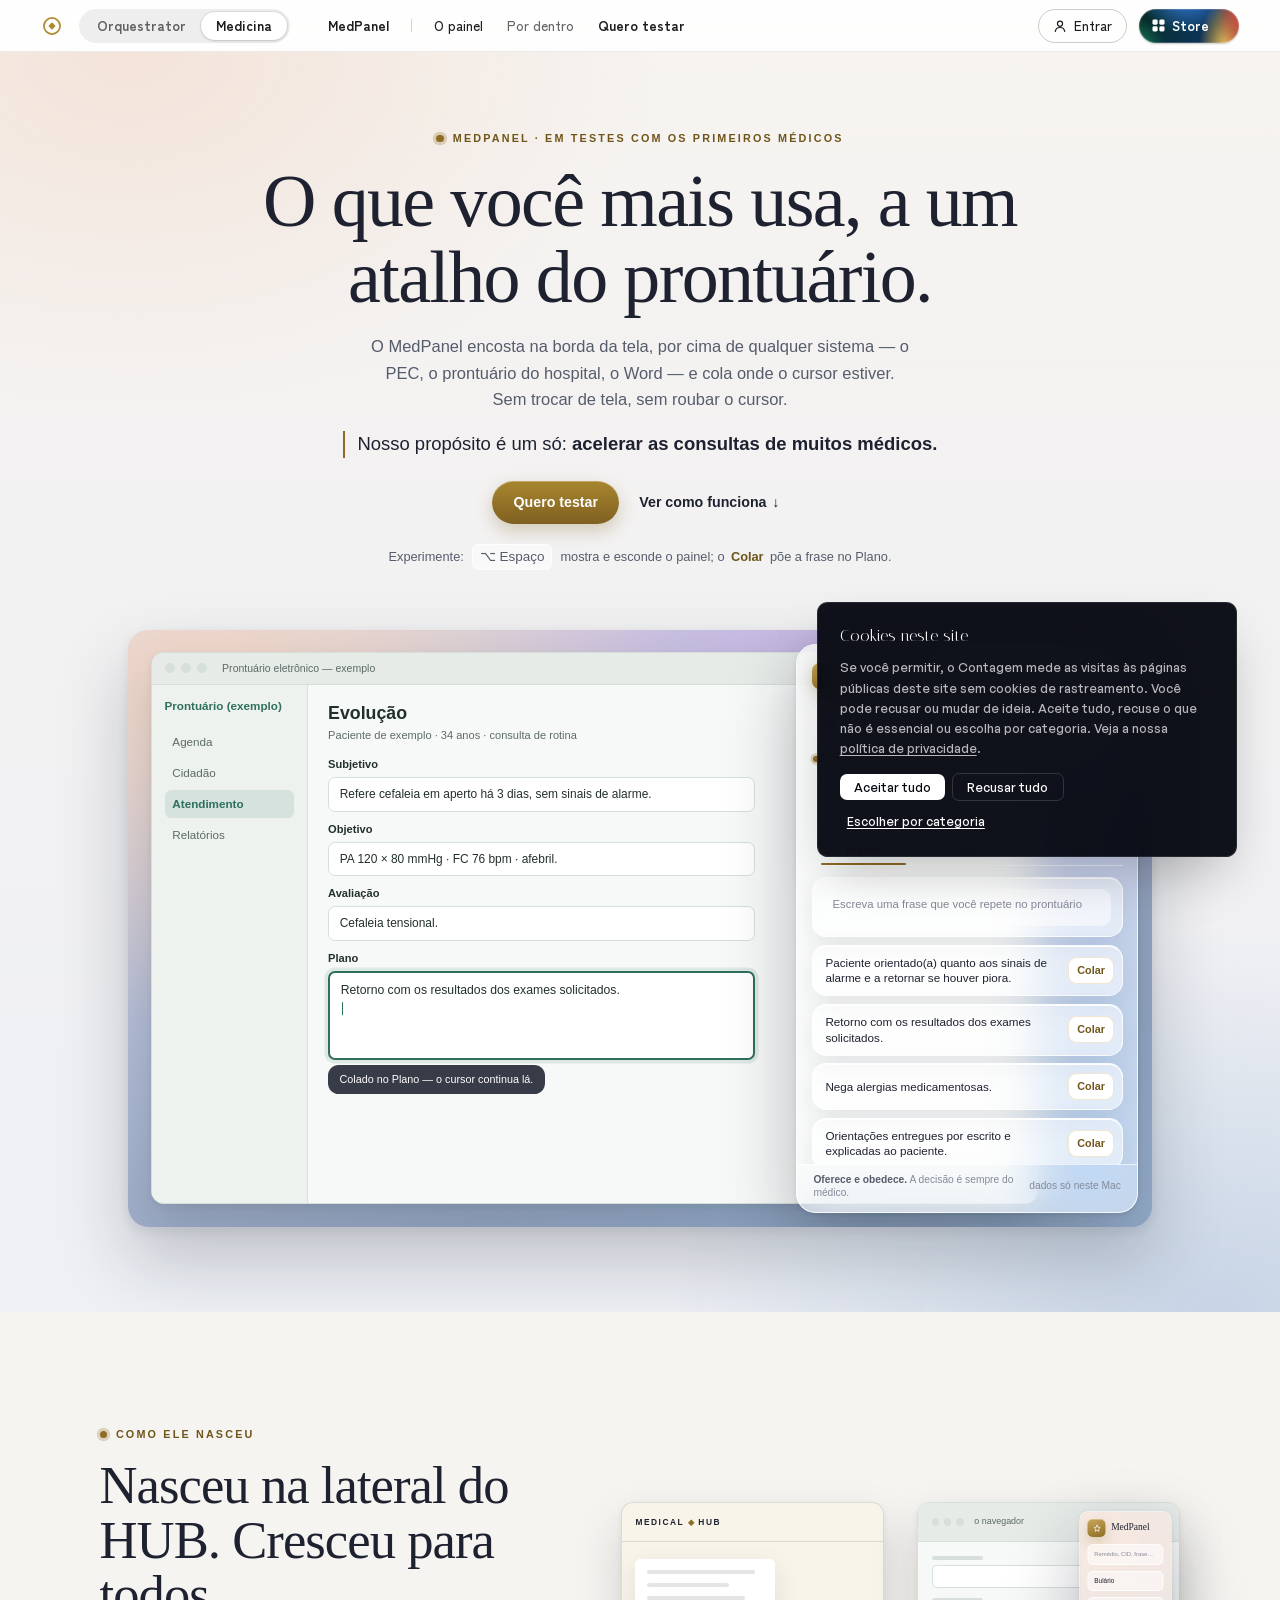
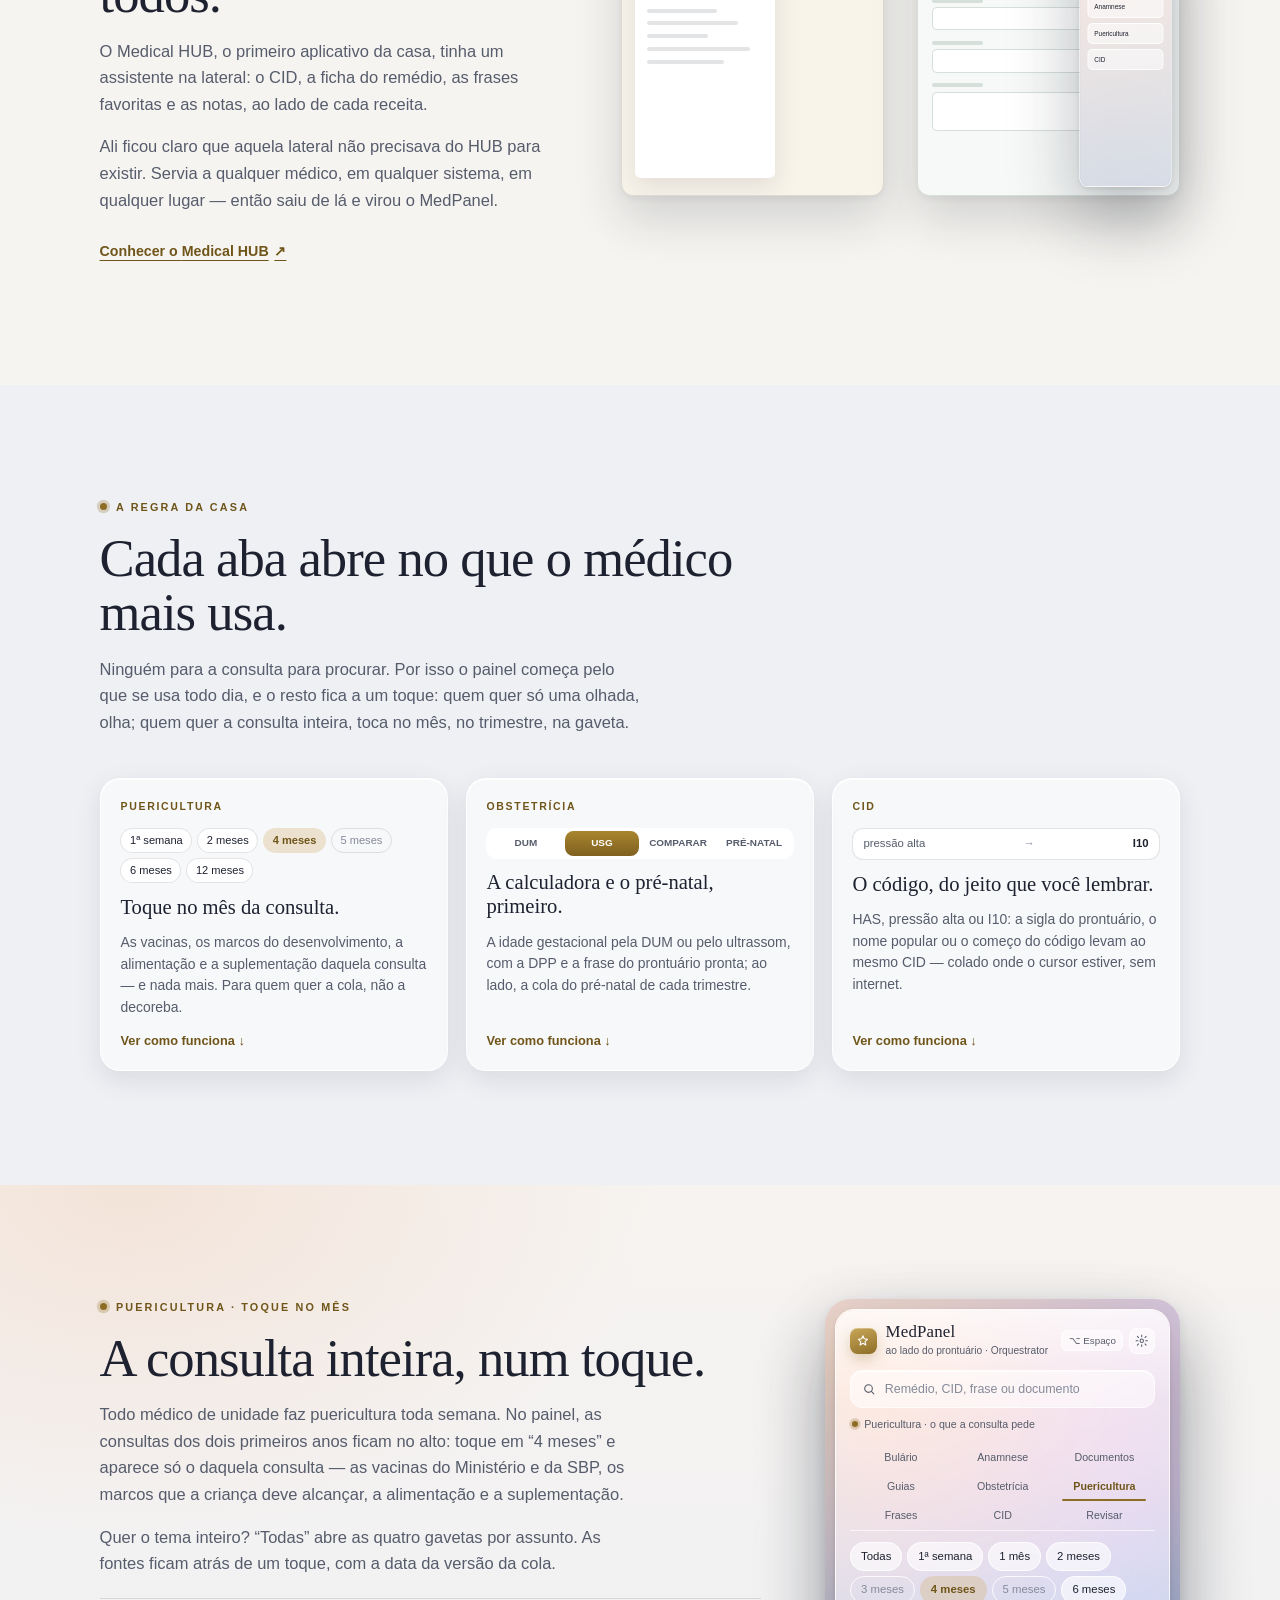
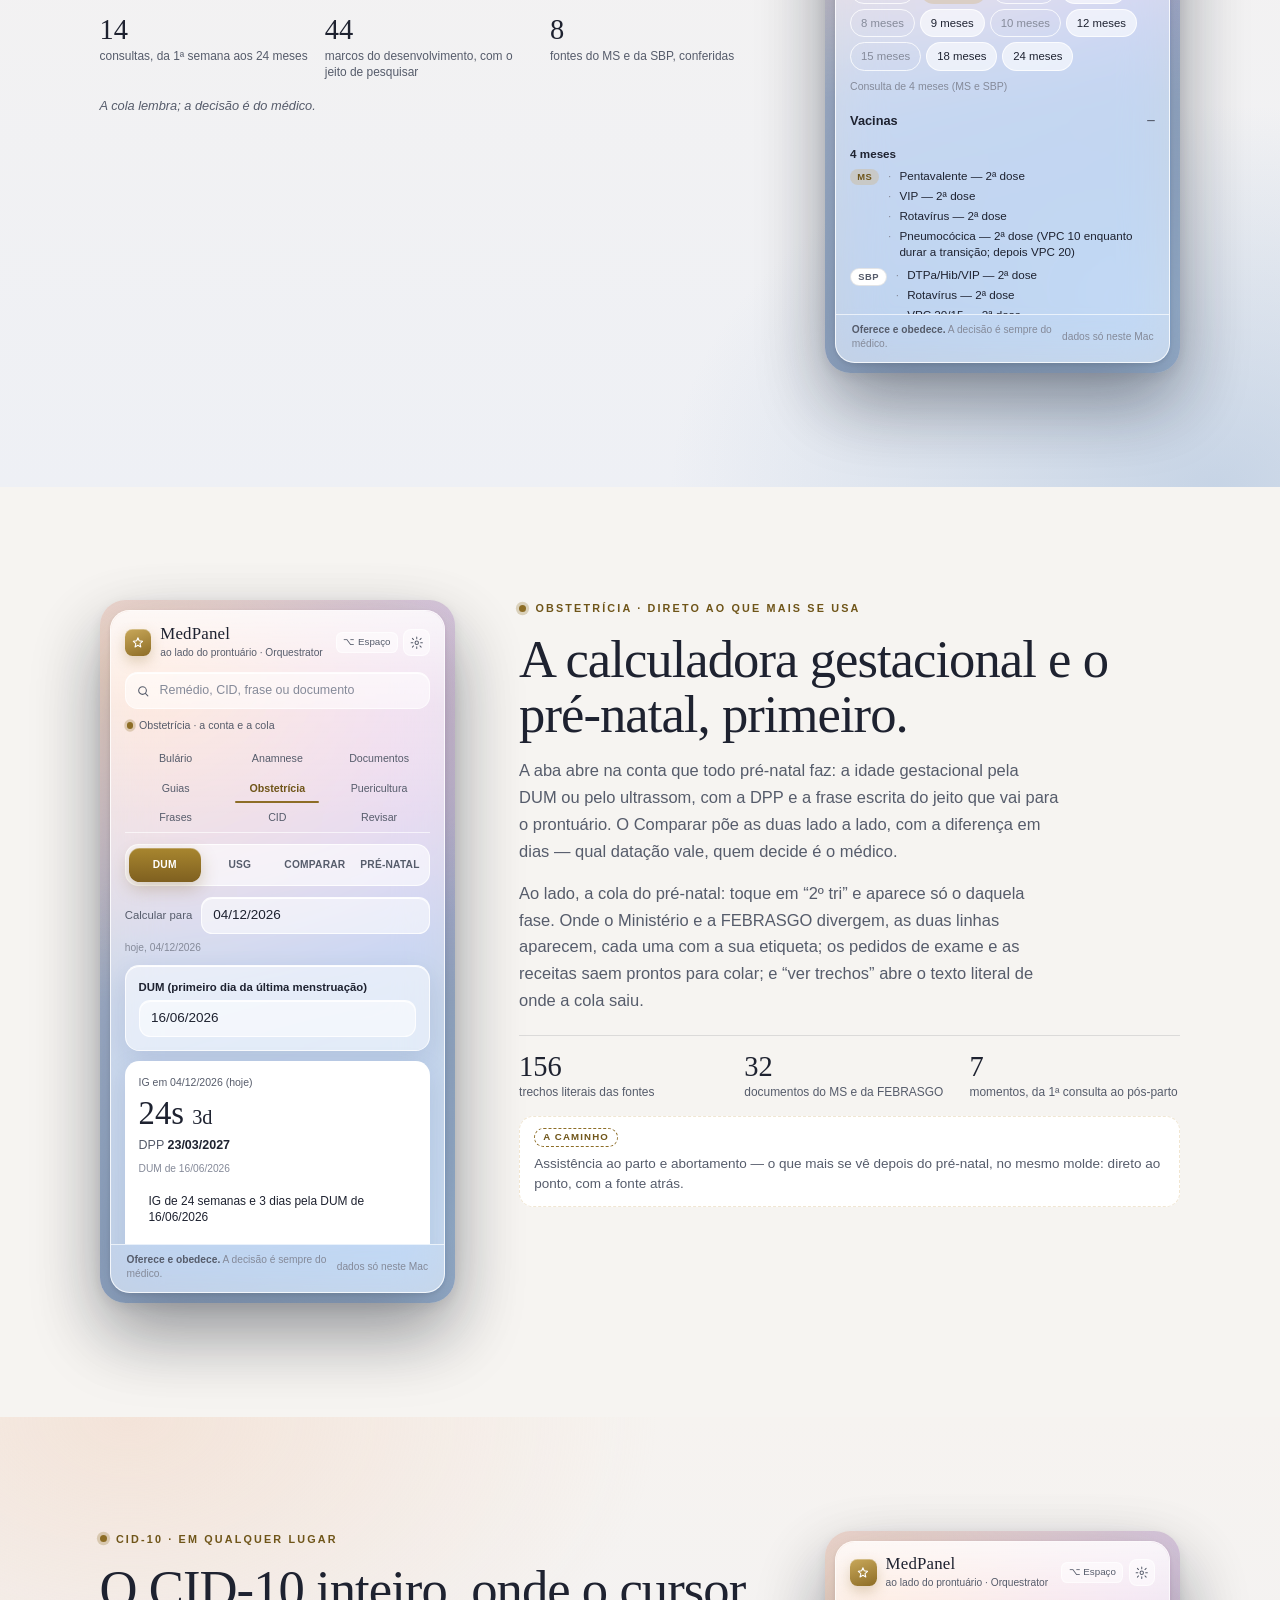
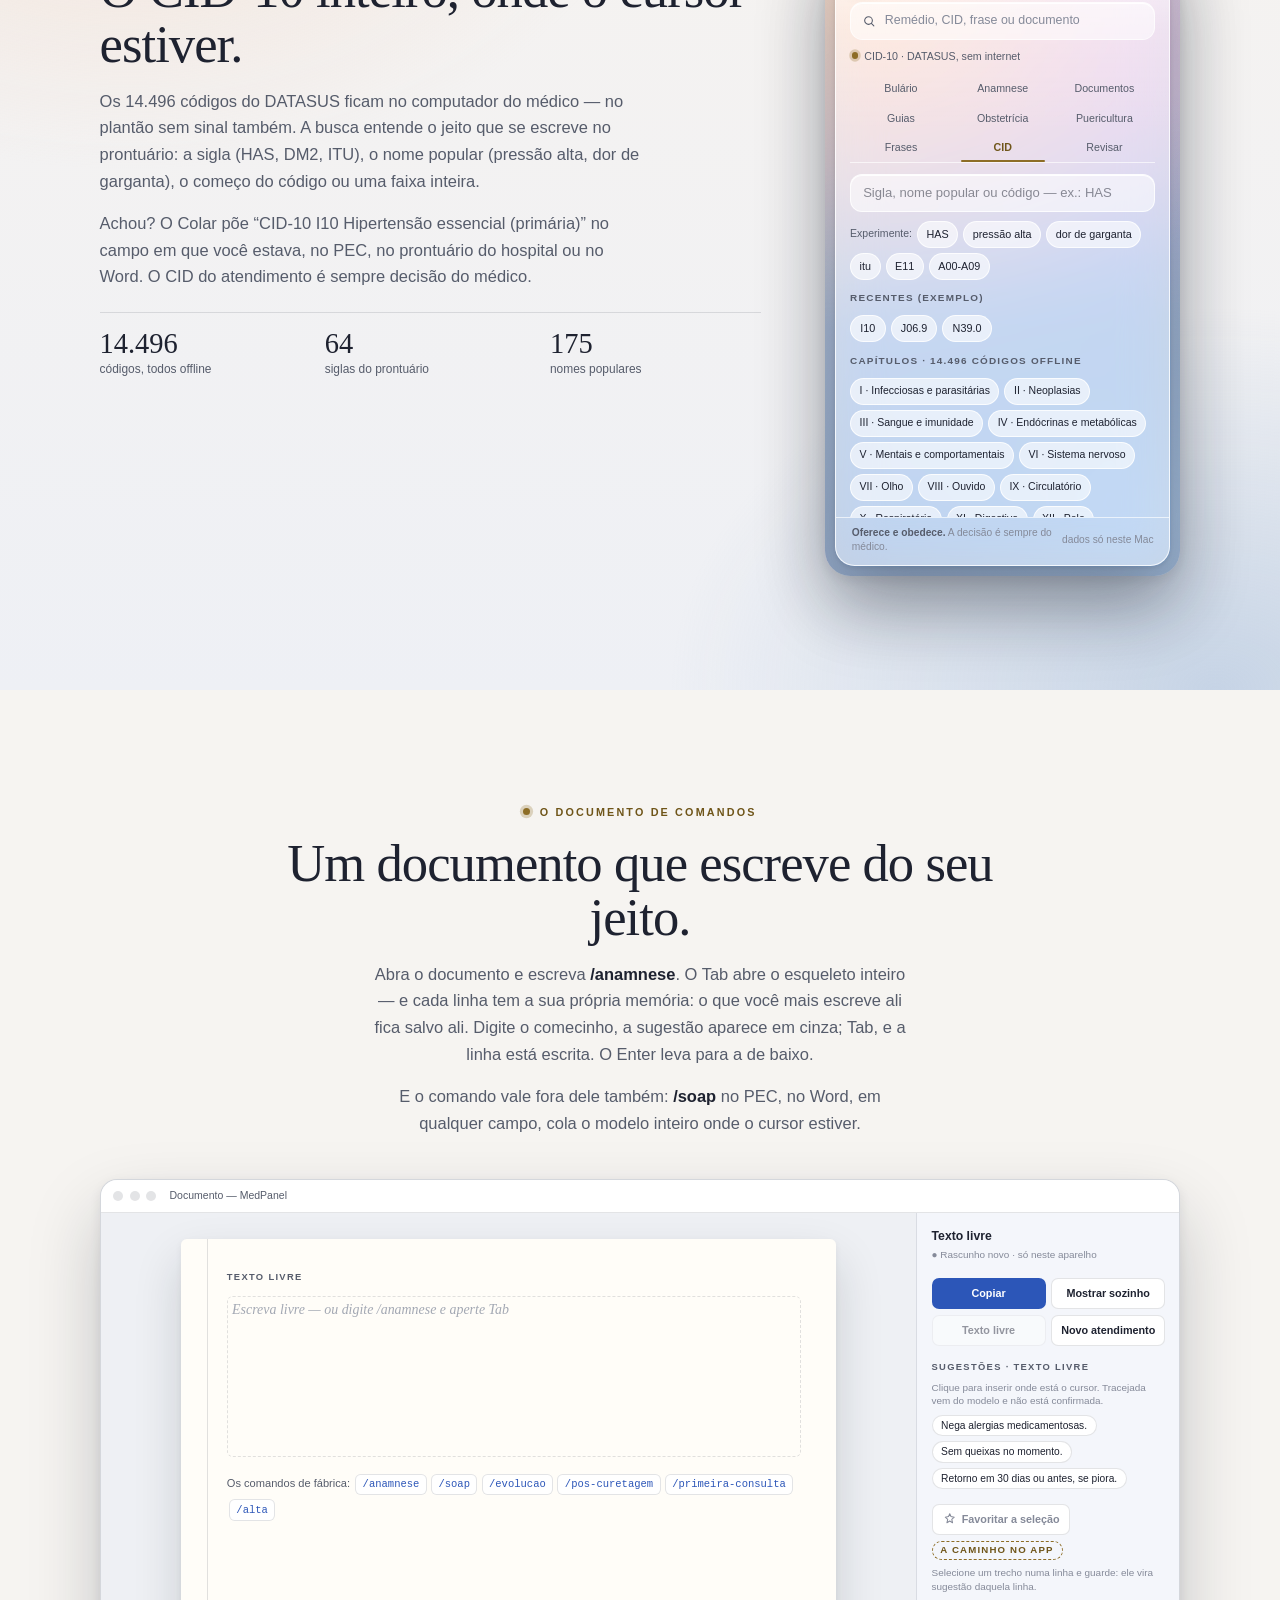
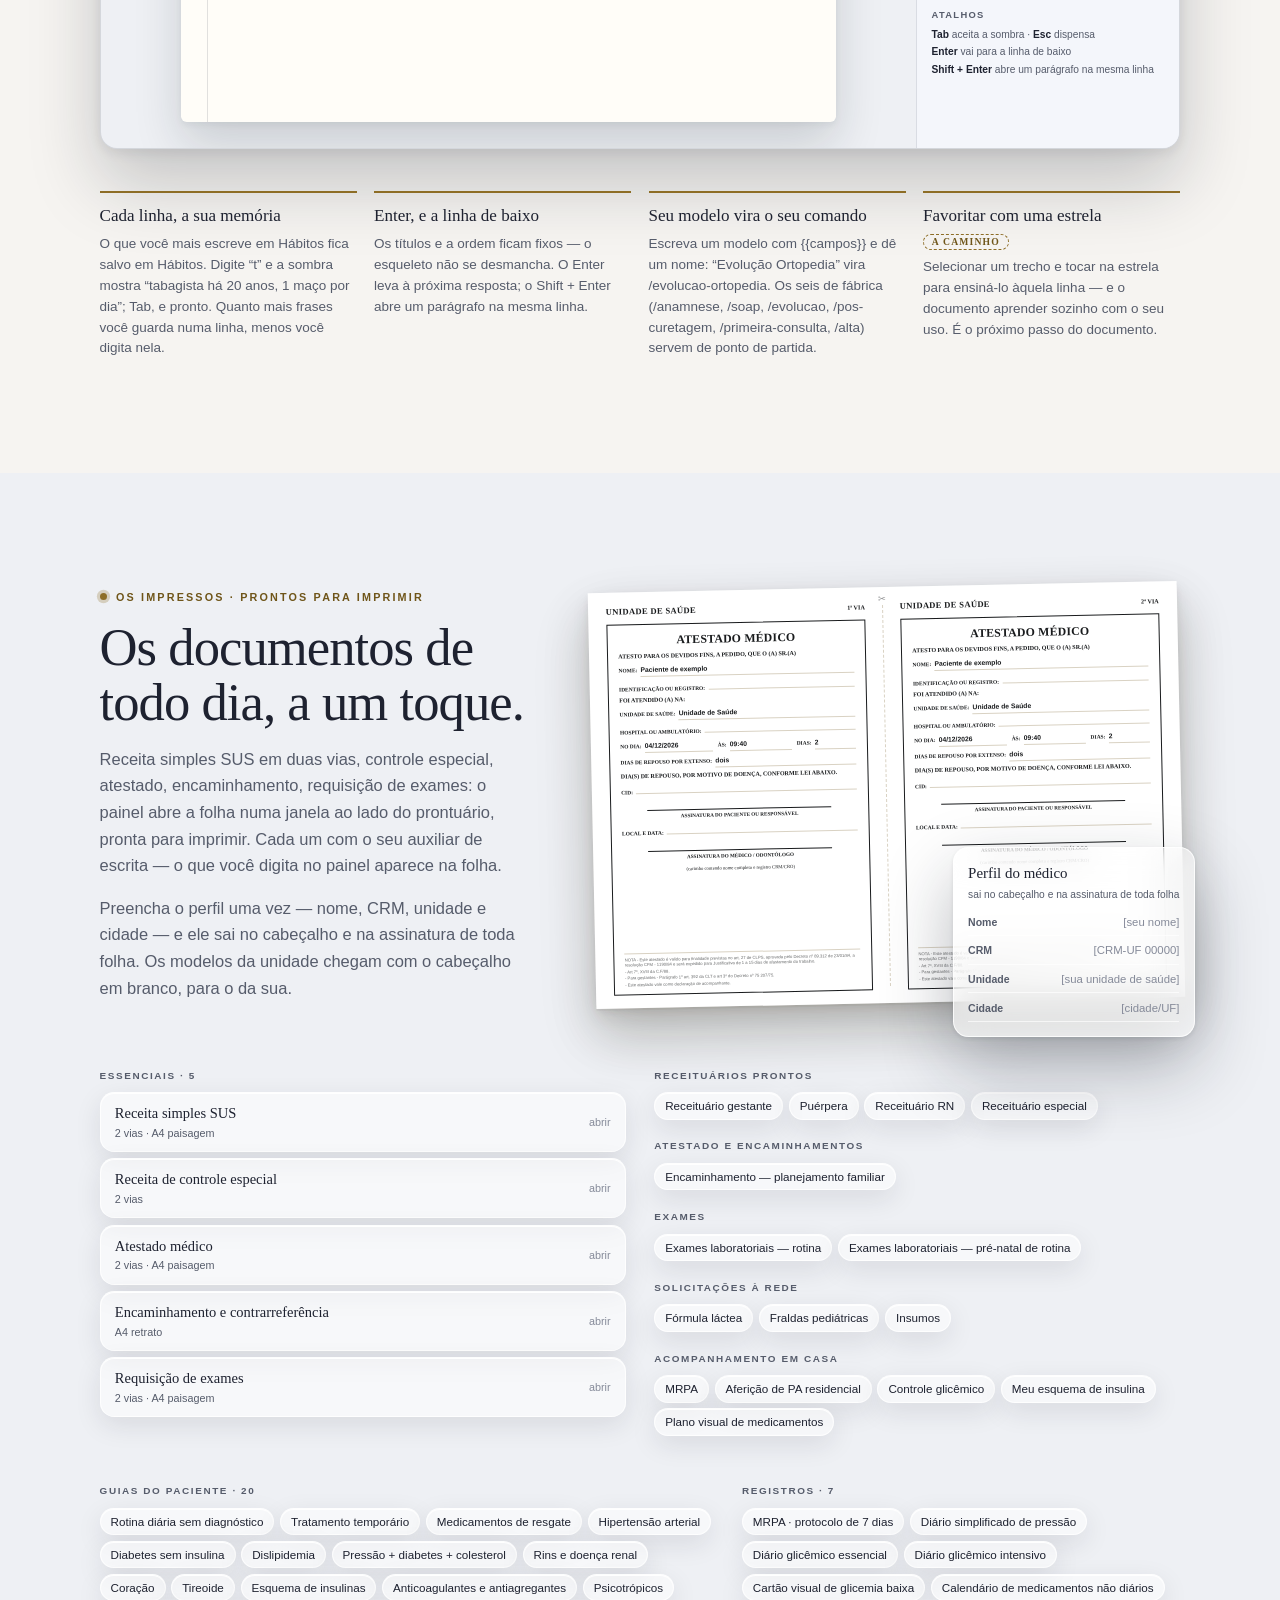
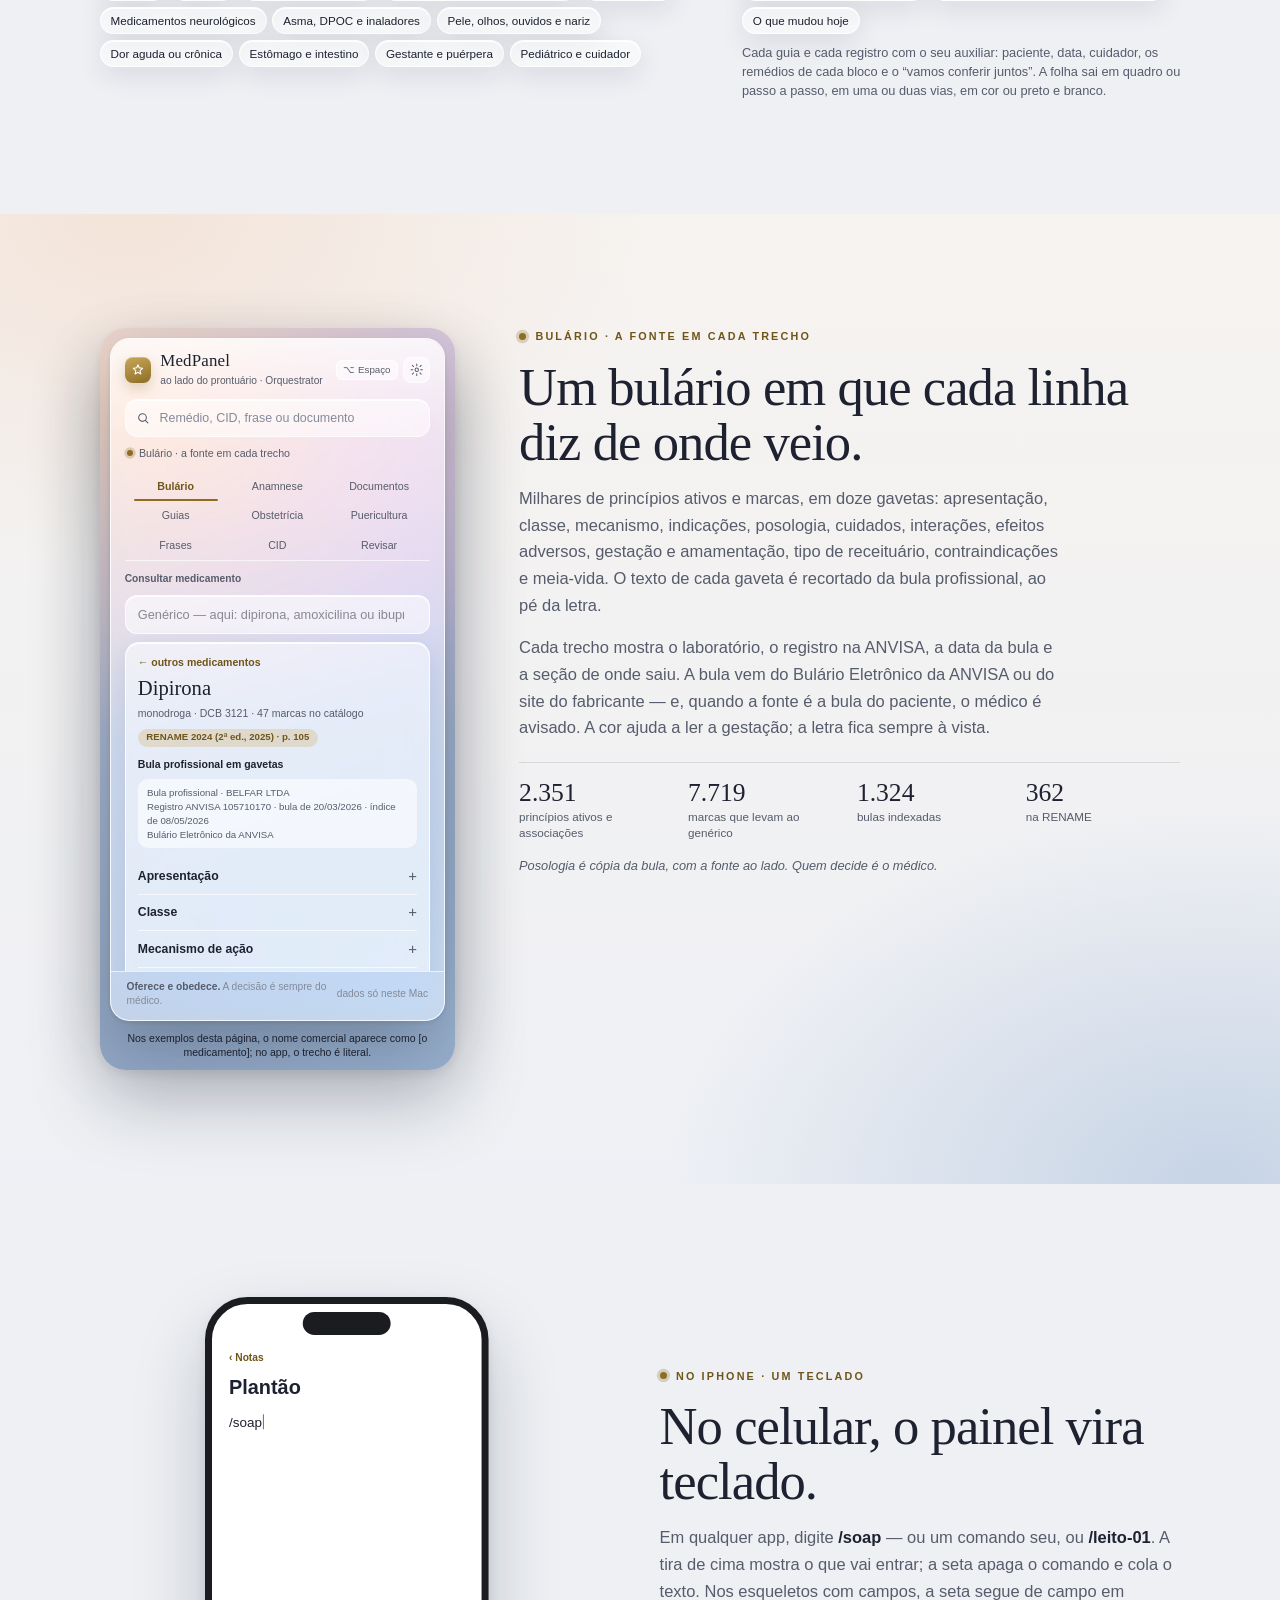
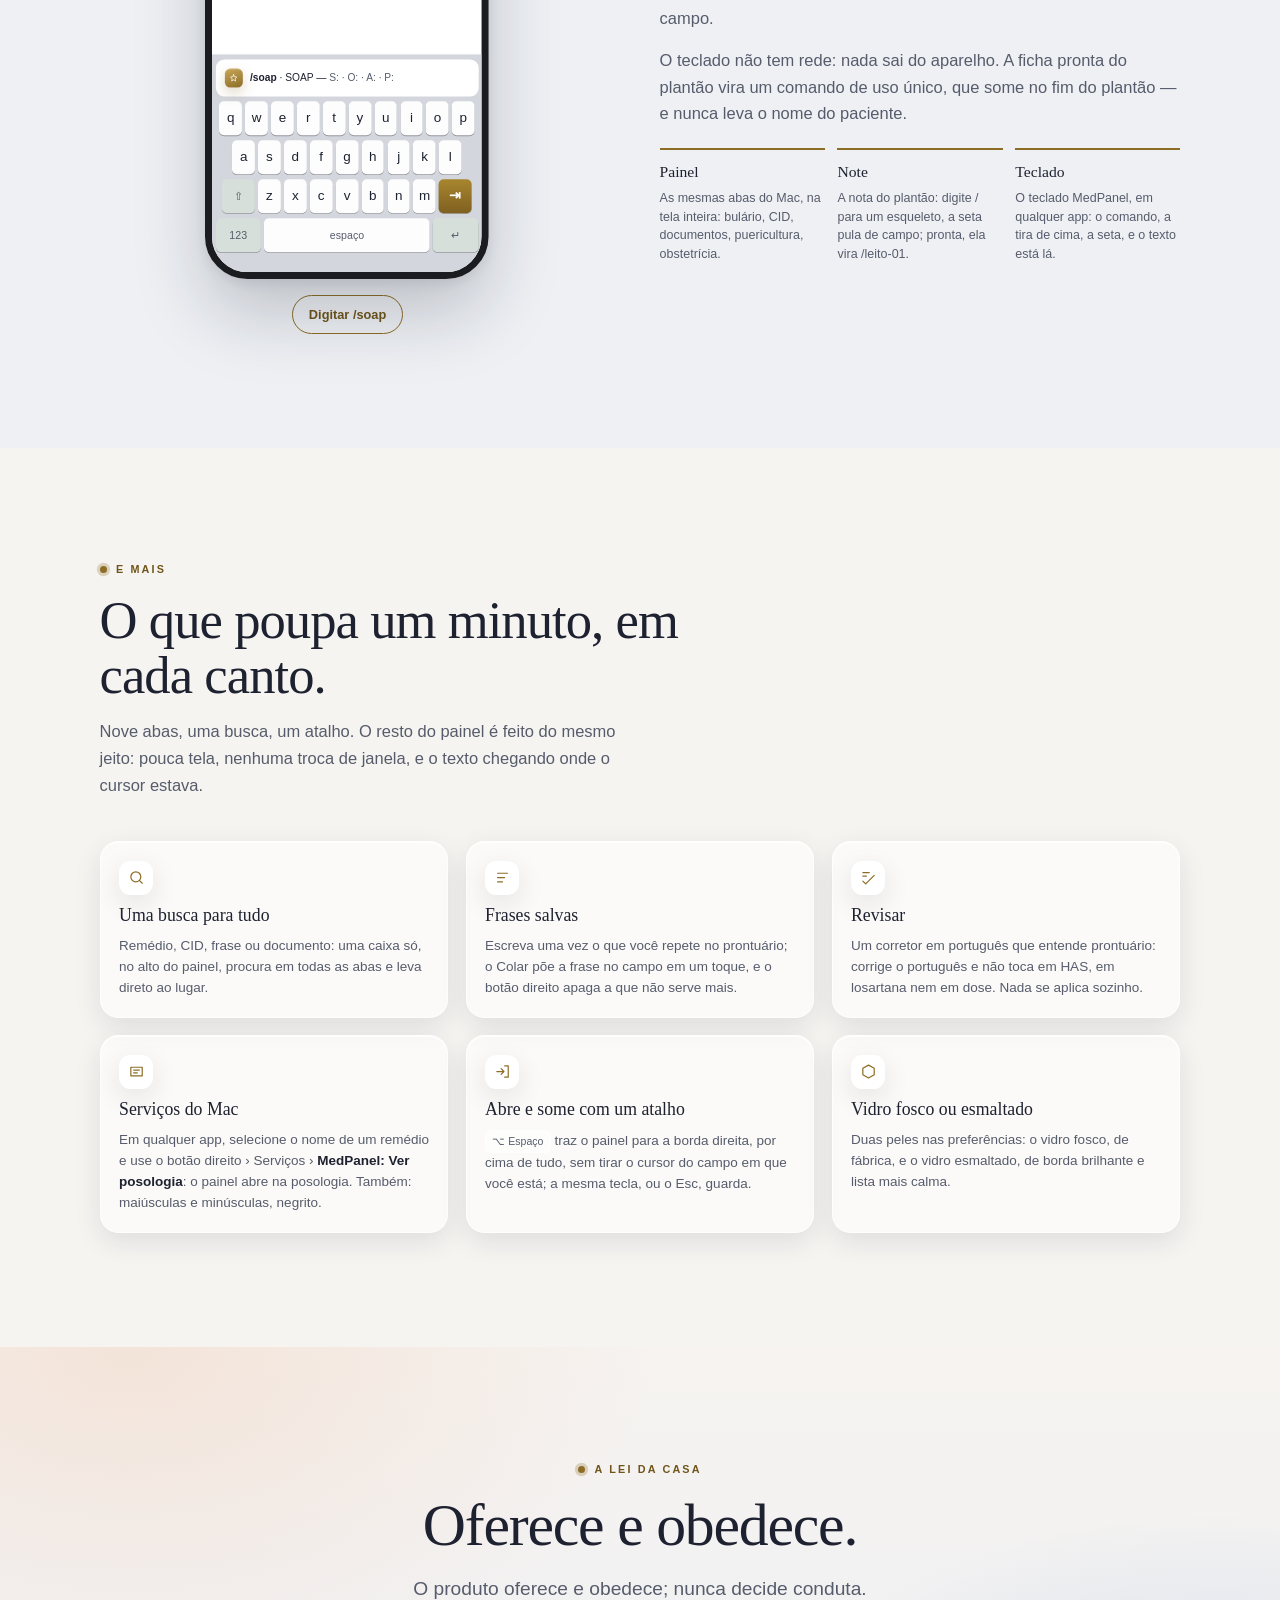
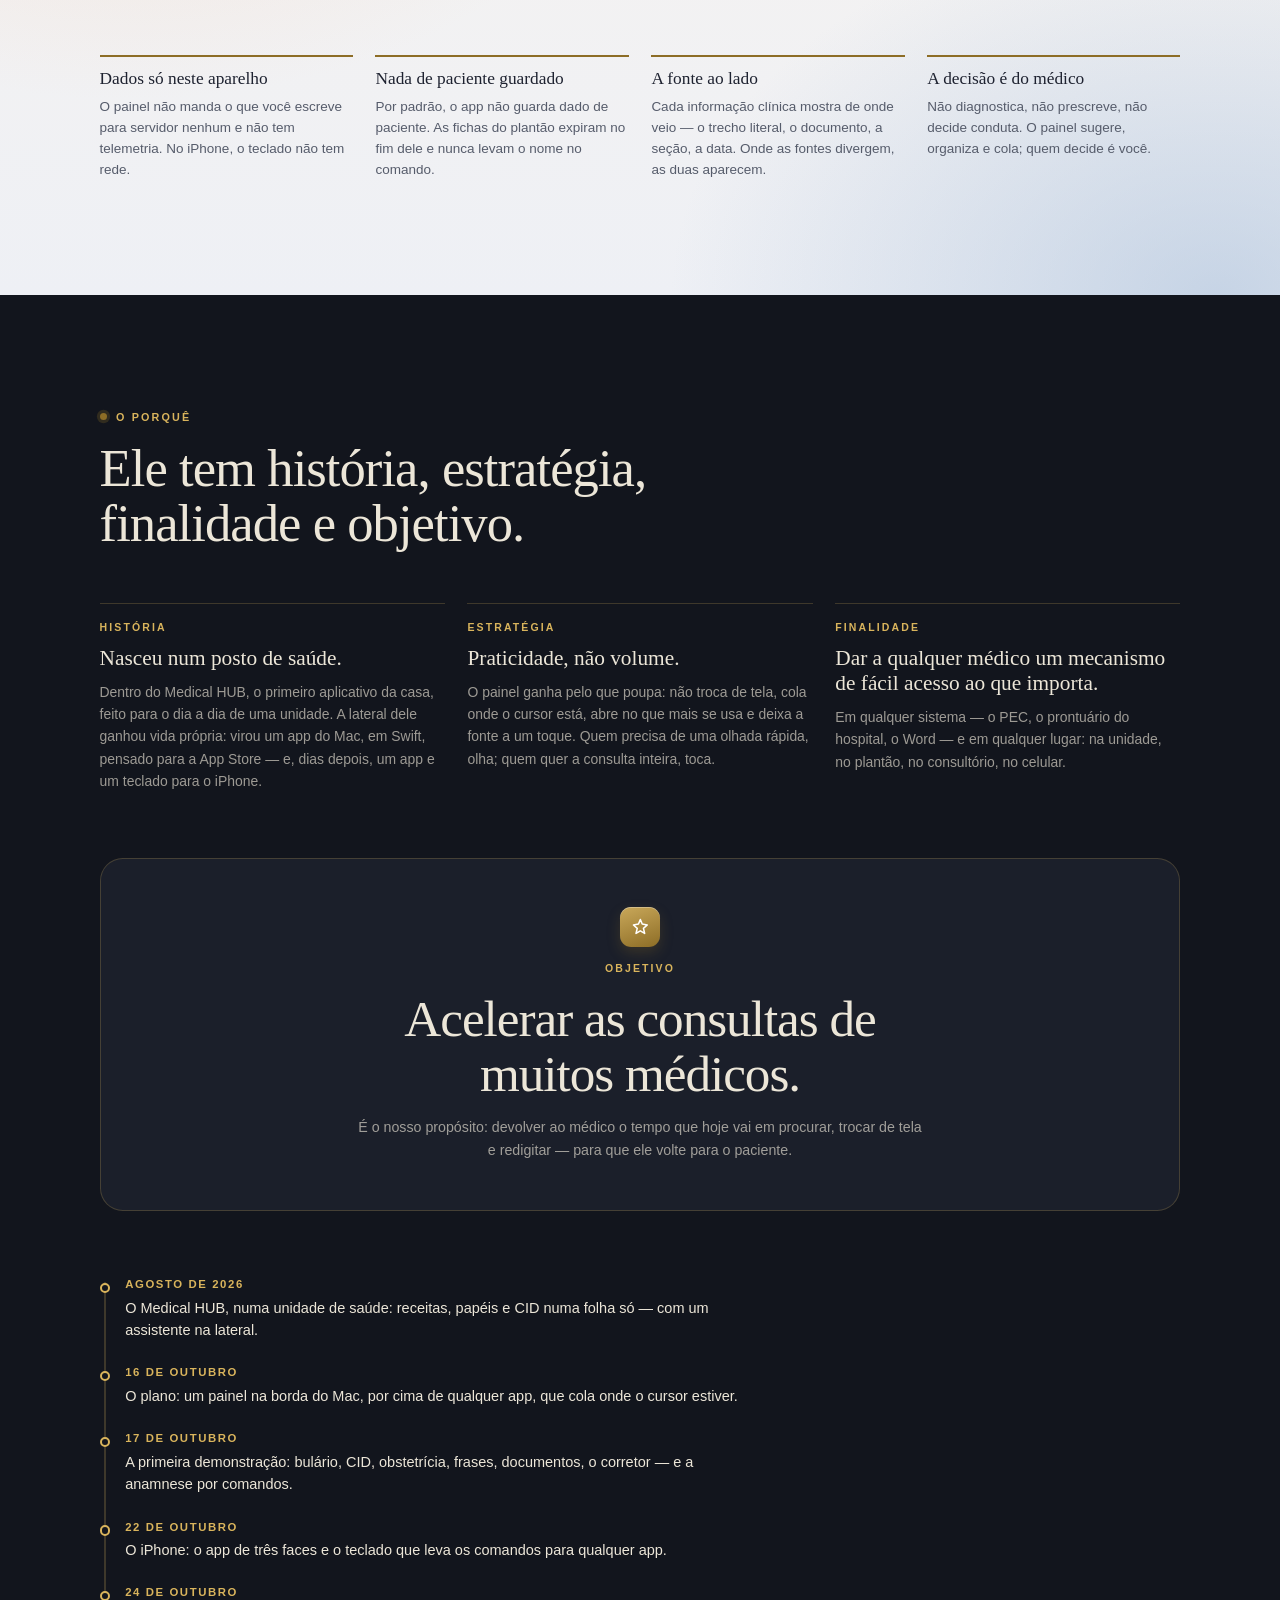
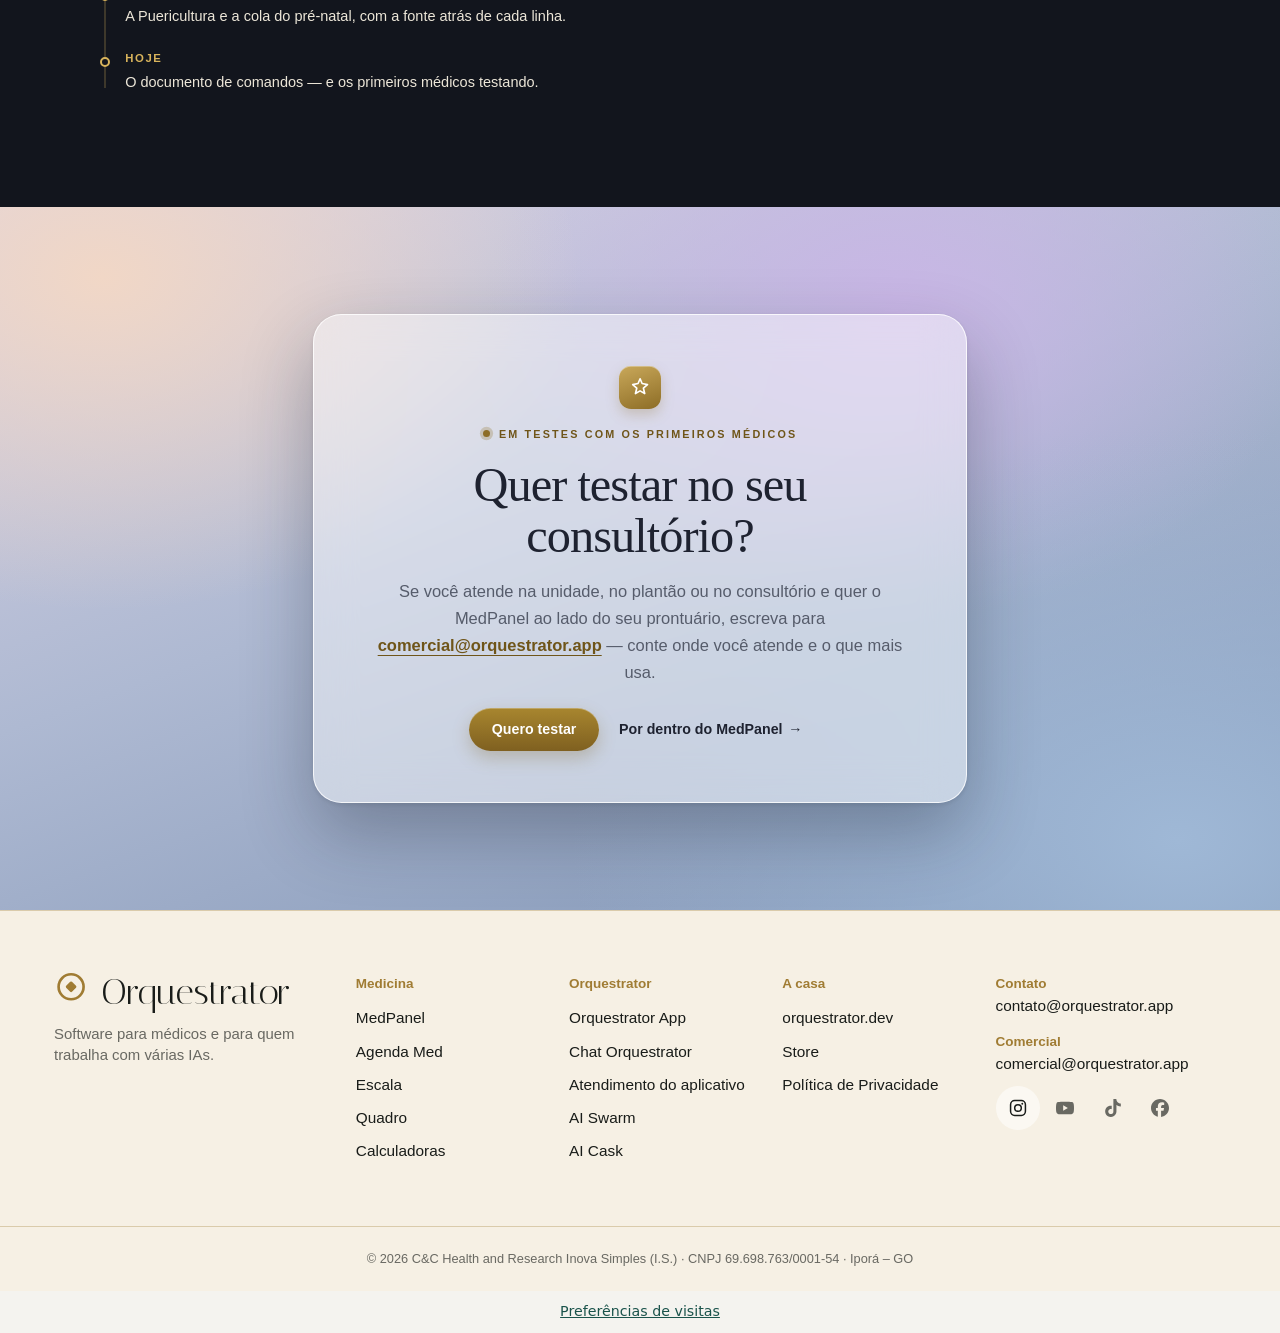
<file: index.html>
<!DOCTYPE html><html lang="pt-BR"><head><meta charSet="utf-8"/><meta name="viewport" content="width=device-width, initial-scale=1"/><link rel="preload" href="/_next/static/media/68eb6f6c399b0b08-s.p.0r8hjc~6p2.4n.woff2" as="font" crossorigin="" type="font/woff2"/><link rel="preload" href="/_next/static/media/e4bf00cfb41b665c-s.p.0wl7n6qdw1gtv.woff2" as="font" crossorigin="" type="font/woff2"/><link rel="preload" href="/_next/static/media/ef40981ccf68eb44-s.0q5zpmovloh.p.woff2" as="font" crossorigin="" type="font/woff2"/><link rel="stylesheet" href="/_next/static/chunks/0lvwnnsfboetd.css" data-precedence="next"/><link rel="stylesheet" href="/_next/static/chunks/06d7qz5~d7o9e.css" data-precedence="next"/><link rel="stylesheet" href="/_next/static/chunks/03myen1efekdg.css" data-precedence="next"/><link rel="stylesheet" href="/_next/static/chunks/0gfddhpj7ngs6.css" data-precedence="next"/><link rel="stylesheet" href="/_next/static/chunks/050gvj.vk66az.css" data-precedence="next"/><link rel="preload" as="script" fetchPriority="low" href="/_next/static/chunks/0efaeclkc2cx5.js"/><script src="/_next/static/chunks/128aahewwf1we.js" async=""></script><script src="/_next/static/chunks/017r54r8rugzy.js" async=""></script><script src="/_next/static/chunks/0wwpk2pzfau.p.js" async=""></script><script src="/_next/static/chunks/turbopack-0kz61eicu8wc7.js" async=""></script><script src="/_next/static/chunks/0469y7ib~606p.js" async=""></script><script src="/_next/static/chunks/0m9moz5-whwc9.js" async=""></script><script src="/_next/static/chunks/0pk7lxqegsdtn.js" async=""></script><script src="/_next/static/chunks/0i.l9589uvx0j.js" async=""></script><script src="/_next/static/chunks/02p5djcad64zp.js" async=""></script><script src="/_next/static/chunks/047.g.e0oxeyi.js" async=""></script><script src="/_next/static/chunks/0kr3lt5lszr-x.js" async=""></script><script src="/_next/static/chunks/0-h0b~42xd-m9.js" async=""></script><script src="/_next/static/chunks/0c30whb74~b3a.js" async=""></script><script src="/_next/static/chunks/03o-mghd2ofh8.js" async=""></script><link rel="preload" href="/fonts/general-sans.css" as="style"/><link rel="preload" href="/assets/conta/conta-128ae46a095e.js" as="script"/><meta name="next-size-adjust" content=""/><meta name="theme-color" content="#f6f4f1"/><title>MedPanel — o que você mais usa, a um atalho do prontuário</title><meta name="description" content="O painel do médico ao lado de qualquer prontuário: a puericultura por consulta, a calculadora gestacional e o pré-natal, o CID-10 inteiro, o documento de comandos, os impressos e um bulário com a fonte em cada trecho. Mac e iPhone, sem internet. Em testes com os primeiros médicos."/><meta name="application-name" content="MedPanel"/><meta name="author" content="Orquestrator"/><link rel="manifest" href="/manifest.webmanifest"/><meta name="creator" content="Orquestrator"/><meta name="publisher" content="Orquestrator"/><meta name="robots" content="index, follow"/><link rel="canonical" href="https://medpanel.orquestrator.ai/"/><meta property="og:title" content="MedPanel — o que você mais usa, a um atalho do prontuário"/><meta property="og:description" content="O painel do médico ao lado de qualquer prontuário: a puericultura por consulta, a calculadora gestacional e o pré-natal, o CID-10 inteiro, o documento de comandos, os impressos e um bulário com a fonte em cada trecho. Mac e iPhone, sem internet. Em testes com os primeiros médicos."/><meta property="og:url" content="https://medpanel.orquestrator.ai/"/><meta property="og:site_name" content="MedPanel · Orquestrator"/><meta property="og:locale" content="pt_BR"/><meta property="og:image" content="https://medpanel.orquestrator.ai/assets/partilha/partilha-medpainel.png"/><meta property="og:image:type" content="image/png"/><meta property="og:image:width" content="1200"/><meta property="og:image:height" content="630"/><meta property="og:image:alt" content="MedPanel — o que você mais usa, a um atalho do prontuário"/><meta property="og:type" content="website"/><meta name="twitter:card" content="summary_large_image"/><meta name="twitter:title" content="MedPanel — o que você mais usa, a um atalho do prontuário"/><meta name="twitter:description" content="O painel do médico ao lado de qualquer prontuário: a puericultura por consulta, a calculadora gestacional e o pré-natal, o CID-10 inteiro, o documento de comandos, os impressos e um bulário com a fonte em cada trecho. Mac e iPhone, sem internet. Em testes com os primeiros médicos."/><meta name="twitter:image" content="https://medpanel.orquestrator.ai/assets/partilha/partilha-medpainel.png"/><link rel="icon" href="/favicon.ico?favicon.0u-0kt6oo4~.o.ico" sizes="48x48" type="image/x-icon"/><link rel="icon" href="/icon.svg?icon.0.9m4oyebzbjk.svg" sizes="any" type="image/svg+xml"/><link rel="apple-touch-icon" href="/apple-icon.png?apple-icon.002p5khz4tq2v.png" sizes="180x180" type="image/png"/><link rel="stylesheet" href="/fonts/general-sans.css"/><script>if (location.protocol === "file:") { document.addEventListener("DOMContentLoaded", function () { document.body.innerHTML = '<div style="min-height:100vh;display:flex;flex-direction:column;align-items:center;justify-content:center;gap:1.2rem;background:#04060f;color:#fff;text-align:center;padding:2rem;font-family:Georgia,serif"><div style="font-size:2.4rem;line-height:1.1">O cinema n\u00e3o abre por aqui.</div><div style="max-width:34rem;font-family:system-ui,sans-serif;font-size:1rem;line-height:1.5;opacity:.75">Abrir o index.html com dois cliques (file://) quebra as rotas do site.<br/><br/>Volte \u00e0 pasta e d\u00ea dois cliques em <b style=\'color:#fff\'>\u201cABRIR O SITE.command\u201d</b> \u2014 o navegador abre sozinho no endere\u00e7o certo.<br/><span style=\'opacity:.6\'>(na primeira vez: clique direito \u2192 Abrir)</span></div></div>'; }); }</script><script src="/_next/static/chunks/03~yq9q893hmn.js" noModule=""></script><script defer data-contagem-preferencias data-estatica="0" data-estilo="/assets/contagem/escolhas-8204abf00325.css" src="/assets/contagem/escolhas-71f63cbb0ebc.js"></script><script defer src="/assets/contagem/visitas-6168a459c664.js" data-contagem-coletor></script></head><body class="zen_kaku_gothic_new_59295cc6-module__AIG6Ha__variable marck_script_61fc120c-module__wzHLHG__variable italiana_525a09a8-module__SGugnq__variable"><div hidden=""><!--$--><!--/$--></div><script type="application/ld+json">{"@context":"https://schema.org","@graph":[{"@type":"Organization","@id":"https://medpanel.orquestrator.ai/#organization","name":"Orquestrator","legalName":"C&C Health and Research Inova Simples (I.S.)","taxID":"69.698.763/0001-54","email":"contato@orquestrator.app","url":"https://medpanel.orquestrator.ai","logo":"https://medpanel.orquestrator.ai/icon","address":{"@type":"PostalAddress","streetAddress":"Av. Goiás, 851, Qd. 75, Lt. 772, Sala 01","addressLocality":"Iporá","addressRegion":"GO","postalCode":"76200-015","addressCountry":"BR"}},{"@type":"WebSite","@id":"https://medpanel.orquestrator.ai/#website","name":"Orquestrator","description":"Orquestrator builds software for physicians: MedPanel, a side panel that pastes phrases, prescriptions and documents wherever the cursor is; residency platforms that cite their sources; and one brain orchestrating a fleet of AIs. The clinical decision always stays with the physician.","url":"https://medpanel.orquestrator.ai","publisher":{"@id":"https://medpanel.orquestrator.ai/#organization"}}]}</script><div class="scroll-layout"><div class="scroll-layout-content"><!--$!--><template data-dgst="BAILOUT_TO_CLIENT_SIDE_RENDERING"></template><!--/$--><div lang="pt-BR" class="min-h-[100svh] overflow-x-clip bg-[var(--mpv-pagina)] font-[family-name:var(--font-mpv-sans)] text-[var(--mpv-tinta)]"><a href="#conteudo" class="sr-only focus:not-sr-only focus:fixed focus:left-[1rem] focus:top-[4.6rem] focus:z-[200] focus:rounded-[0.6rem] focus:bg-[var(--mpv-tinta)] focus:px-[1rem] focus:py-[0.6rem] focus:text-[var(--mpv-branco)]">Pular para o conteúdo</a><div class="c2-barra claro"><header class="barra" data-peca="barra"><a class="marca" href="https://orquestrator.ai/" aria-label="Orquestrator — página inicial"><svg viewBox="0 0 64 64" aria-hidden="true"><circle cx="32" cy="32" r="23.4" fill="none" stroke="currentColor" stroke-width="5"></circle><rect x="24.3" y="24.3" width="15.4" height="15.4" rx="2.4" transform="rotate(45 32 32)" fill="currentColor"></rect></svg></a><nav class="chave" aria-label="Os dois lados da casa" data-lado="medicina"><a href="https://orquestrator.ai/" data-lado="orquestrator"><span>Orquestrator</span></a><a href="https://orquestrator.ai/medicina/" data-lado="medicina" aria-current="true"><span>Medicina</span></a></nav><nav class="menu do-produto" aria-label="Nesta página"><span class="produto">MedPanel</span><a aria-current="page" href="/">O painel</a><a href="/por-dentro/">Por dentro</a><a href="mailto:comercial@orquestrator.app?subject=Quero%20testar%20o%20MedPanel" class="chamada">Quero testar</a></nav><div class="lado"><a class="entrar" href="/conta/"><svg viewBox="0 0 16 16" fill="none" stroke="currentColor" stroke-width="1.4" aria-hidden="true"><circle cx="8" cy="5.4" r="2.9"></circle><path d="M2.6 14.2c.5-2.9 2.6-4.5 5.4-4.5s4.9 1.6 5.4 4.5" stroke-linecap="round"></path></svg><span>Entrar</span></a><a class="loja-botao" href="https://orquestrator.ai/store/"><svg viewBox="0 0 14 14" fill="currentColor" aria-hidden="true"><rect x="0.5" y="0.5" width="5.6" height="5.6" rx="1.6"></rect><rect x="7.9" y="0.5" width="5.6" height="5.6" rx="1.6"></rect><rect x="0.5" y="7.9" width="5.6" height="5.6" rx="1.6"></rect><rect x="7.9" y="7.9" width="5.6" height="5.6" rx="1.6"></rect></svg>Store</a><button class="sanduiche" type="button" aria-label="Menu" aria-expanded="false" aria-controls="gaveta-da-casa"><i></i></button></div><nav class="gaveta" id="gaveta-da-casa" aria-label="Menu" hidden=""><span class="produto">MedPanel</span><a aria-current="page" href="/">O painel</a><a href="/por-dentro/">Por dentro</a><a href="mailto:comercial@orquestrator.app?subject=Quero%20testar%20o%20MedPanel" class="chamada">Quero testar</a><a href="/conta/"><svg viewBox="0 0 16 16" fill="none" stroke="currentColor" stroke-width="1.4" aria-hidden="true"><circle cx="8" cy="5.4" r="2.9"></circle><path d="M2.6 14.2c.5-2.9 2.6-4.5 5.4-4.5s4.9 1.6 5.4 4.5" stroke-linecap="round"></path></svg>Entrar</a></nav></header></div><main id="conteudo"><section id="topo" aria-labelledby="mp-abertura" class="relative overflow-x-clip bg-[image:var(--mpv-ceu-claro)] px-[clamp(1rem,4vw,3rem)] pb-[clamp(3.5rem,7vw,6rem)] pt-[clamp(3rem,7vw,5.5rem)]"><div class="mx-auto flex max-w-[54rem] flex-col items-center gap-[1.25rem] text-center"><p class="m-0 flex items-center gap-[0.65rem] text-[0.76rem] font-semibold uppercase tracking-[0.2em] text-[var(--mpv-acento-texto)]"><i aria-hidden="true" class="inline-block size-[0.5rem] shrink-0 rounded-full bg-[var(--mpv-acento)] shadow-[0_0_0_0.22rem_var(--mpv-acento-anel)]"></i>MedPanel · <!-- -->Em testes com os primeiros médicos</p><h1 id="mp-abertura" class="m-0 text-[clamp(2.6rem,6.4vw,5.2rem)] leading-[1.02] tracking-[-0.022em] text-[var(--mpv-tinta)]" style="font-family:var(--font-mpv-serifa);font-weight:400">O que você mais usa, a um atalho do prontuário.</h1><p class="m-0 max-w-[38rem] text-[clamp(1.02rem,1.45vw,1.16rem)] leading-[1.62] text-[var(--mpv-tinta-2)] text-center">O MedPanel encosta na borda da tela, por cima de qualquer sistema — o PEC, o prontuário do hospital, o Word — e cola onde o cursor estiver. Sem trocar de tela, sem roubar o cursor.</p><p class="m-0 border-l-[0.2rem] border-[var(--mpv-acento)] pl-[0.9rem] text-left text-[clamp(1.08rem,1.7vw,1.3rem)] leading-[1.45] text-[var(--mpv-tinta)]">Nosso propósito é um só: <strong class="font-semibold">acelerar as consultas de muitos médicos.</strong></p><div class="mt-[0.4rem] flex flex-wrap items-center justify-center gap-[0.8rem]"><a href="mailto:comercial@orquestrator.app?subject=Quero%20testar%20o%20MedPanel" class="inline-flex min-h-[3rem] items-center rounded-full bg-[image:var(--mpv-botao)] px-[1.5rem] text-[1rem] font-semibold text-[var(--mpv-branco)] shadow-[var(--mpv-botao-sombra)]">Quero testar</a><a href="#direto-ao-ponto" class="inline-flex min-h-[3rem] items-center gap-[0.4rem] px-[0.6rem] text-[1rem] font-semibold text-[var(--mpv-tinta)]">Ver como funciona <span aria-hidden="true">↓</span></a></div><p class="m-0 flex flex-wrap items-center justify-center gap-x-[0.45rem] gap-y-[0.3rem] text-[0.9rem] text-[var(--mpv-tinta-2)]">Experimente:<button type="button" aria-pressed="true" aria-label="Mostrar ou esconder o painel — no Mac, a tecla é ⌥ Espaço" class="inline-flex min-h-[2.2rem] items-center rounded-[0.6rem] px-[0.15rem] hover:bg-[var(--mpv-chip)]"><kbd class="inline-flex items-center whitespace-nowrap rounded-[0.45rem] border border-[var(--mpv-linha)] bg-[var(--mpv-tecla)] px-[0.45rem] py-[0.15rem] font-[family-name:var(--font-mpv-sans)] text-[0.78em] text-[var(--mpv-tinta-2)] text-[0.95rem]">⌥ Espaço</kbd></button>mostra e esconde o painel; o <b class="font-semibold text-[var(--mpv-acento-texto)]">Colar</b> põe a frase no Plano.</p></div><div class="mx-auto mt-[clamp(2.4rem,5vw,4rem)] w-full max-w-[72rem]"><div class="relative aspect-[72/42] w-full overflow-hidden rounded-[clamp(0.8rem,1.6vw,1.6rem)] shadow-[var(--mpv-mesa-sombra)] max-[40rem]:hidden"><div class="absolute left-0 top-0 origin-top-left" style="width:72rem;height:42rem;transform:scale(1)"><div class="relative h-full w-full bg-[image:var(--mpv-ceu)]"><div class="absolute bottom-[1.6rem] left-[1.6rem] right-[8rem] top-[1.6rem]"><div class="flex h-full flex-col overflow-hidden rounded-[0.9rem] border border-[var(--mpv-pec-linha)] bg-[var(--mpv-pec)] font-[family-name:var(--font-mpv-sans)] text-[var(--mpv-pec-tinta)] shadow-[var(--mpv-papel-sombra)]"><div class="flex h-[2.2rem] shrink-0 items-center gap-[0.45rem] border-b border-[var(--mpv-pec-linha)] bg-[var(--mpv-pec-barra)] px-[0.9rem]"><i aria-hidden="true" class="inline-block size-[0.7rem] rounded-full bg-[var(--mpv-pec-linha)]"></i><i aria-hidden="true" class="inline-block size-[0.7rem] rounded-full bg-[var(--mpv-pec-linha)]"></i><i aria-hidden="true" class="inline-block size-[0.7rem] rounded-full bg-[var(--mpv-pec-linha)]"></i><span class="ml-[0.6rem] text-[0.74rem] text-[var(--mpv-pec-tinta-2)]">Prontuário eletrônico — exemplo</span></div><div class="grid min-h-0 flex-1 grid-cols-[11rem_1fr]"><div class="border-r border-[var(--mpv-pec-linha)] bg-[var(--mpv-pec-lateral)] px-[0.9rem] py-[1rem] text-[0.82rem]"><p class="m-0 mb-[1rem] font-semibold leading-tight text-[var(--mpv-pec-acento)]">Prontuário (exemplo)</p><p class="m-0 mb-[0.2rem] rounded-[0.45rem] px-[0.55rem] py-[0.38rem] text-[var(--mpv-pec-tinta-2)]">Agenda</p><p class="m-0 mb-[0.2rem] rounded-[0.45rem] px-[0.55rem] py-[0.38rem] text-[var(--mpv-pec-tinta-2)]">Cidadão</p><p class="m-0 mb-[0.2rem] rounded-[0.45rem] px-[0.55rem] py-[0.38rem] bg-[var(--mpv-pec-acento-suave)] font-semibold text-[var(--mpv-pec-acento)]">Atendimento</p><p class="m-0 mb-[0.2rem] rounded-[0.45rem] px-[0.55rem] py-[0.38rem] text-[var(--mpv-pec-tinta-2)]">Relatórios</p></div><div class="min-w-0 px-[1.4rem] py-[1.1rem]"><p class="m-0 text-[1.25rem] font-semibold">Evolução</p><p class="m-0 mb-[0.9rem] text-[0.78rem] text-[var(--mpv-pec-tinta-2)]">Paciente de exemplo · 34 anos · consulta de rotina</p><div class="flex max-w-[30rem] flex-col gap-[0.65rem]"><div><p class="m-0 mb-[0.3rem] text-[0.78rem] font-semibold">Subjetivo</p><p class="m-0 rounded-[0.5rem] border border-[var(--mpv-pec-linha)] bg-[var(--mpv-pec-campo)] px-[0.75rem] py-[0.55rem] text-[0.84rem] leading-[1.4]">Refere cefaleia em aperto há 3 dias, sem sinais de alarme.</p></div><div><p class="m-0 mb-[0.3rem] text-[0.78rem] font-semibold">Objetivo</p><p class="m-0 rounded-[0.5rem] border border-[var(--mpv-pec-linha)] bg-[var(--mpv-pec-campo)] px-[0.75rem] py-[0.55rem] text-[0.84rem] leading-[1.4]">PA 120 × 80 mmHg · FC 76 bpm · afebril.</p></div><div><p class="m-0 mb-[0.3rem] text-[0.78rem] font-semibold">Avaliação</p><p class="m-0 rounded-[0.5rem] border border-[var(--mpv-pec-linha)] bg-[var(--mpv-pec-campo)] px-[0.75rem] py-[0.55rem] text-[0.84rem] leading-[1.4]">Cefaleia tensional.</p></div><div class="relative"><p class="m-0 mb-[0.35rem] text-[0.78rem] font-semibold text-[var(--mpv-pec-tinta)]">Plano</p><div role="textbox" aria-readonly="true" aria-multiline="true" aria-label="Plano — campo do prontuário de exemplo" class="min-h-[6.2rem] rounded-[0.5rem] border-2 border-[var(--mpv-pec-acento)] bg-[var(--mpv-pec-campo)] px-[0.75rem] py-[0.6rem] text-[0.86rem] leading-[1.45] text-[var(--mpv-pec-tinta)] shadow-[0_0_0_0.25rem_var(--mpv-pec-acento-suave)]"><span class="block min-h-[1.4em]"><span></span><span aria-hidden="true" class="ml-[0.06rem] inline-block h-[1.05em] w-[0.09rem] translate-y-[0.18em] bg-[var(--mpv-pec-acento)]"></span></span></div><p role="status" style="opacity:0;transform:translateY(0.4rem)" class="pointer-events-none absolute -bottom-[2.4rem] left-0 m-0 rounded-[0.75rem] bg-[var(--mpv-aviso)] px-[0.8rem] py-[0.45rem] text-[0.76rem] text-[var(--mpv-aviso-tinta)]">Colado no Plano — o cursor continua lá.</p></div></div></div></div></div></div><div style="transform:translateX(112%)" class="absolute bottom-[1rem] right-[1rem] top-[1rem] w-[24rem]"><div role="group" aria-label="MedPanel, na aba Frases" class="relative isolate flex flex-col overflow-hidden rounded-[1.375rem] border border-[var(--mpv-borda)] bg-[var(--mpv-fundo)] font-[family-name:var(--font-mpv-sans)] text-[var(--mpv-tinta)] shadow-[var(--mpv-sombra)] backdrop-blur-[1.625rem] backdrop-saturate-[1.7] h-full"><span aria-hidden="true" class="pointer-events-none absolute inset-0 -z-10 rounded-[inherit] bg-[image:var(--mpv-vidrado)]"></span><div class="flex items-center gap-[0.625rem] px-[1rem] pb-[0.5rem] pt-[1rem]"><span aria-hidden="true" class="grid shrink-0 place-items-center rounded-[28%] bg-[image:var(--mpv-selo)] text-[var(--mpv-branco)] shadow-[var(--mpv-selo-sombra)] size-[1.875rem]"><svg viewBox="0 0 24 24" fill="none" stroke="currentColor" stroke-width="1.8" stroke-linecap="round" stroke-linejoin="round" class="size-[52%]"><path d="M12 3l2.2 5.1L20 9.3l-4.4 3.9L17 19l-5-2.9L7 19l1.4-5.8L4 9.3l5.8-1.2z"></path></svg></span><div class="min-w-0 leading-none"><p class="m-0 text-[1.1875rem] tracking-[0.01em]" style="font-family:var(--font-mpv-serifa)">MedPanel</p><p class="m-0 mt-[0.25rem] text-[0.71875rem] font-medium leading-[1.3] text-[var(--mpv-tinta-2)]">ao lado do prontuário · Orquestrator</p></div><div class="ml-auto flex items-center gap-[0.375rem]"><kbd class="inline-flex items-center whitespace-nowrap rounded-[0.45rem] border border-[var(--mpv-linha)] bg-[var(--mpv-tecla)] px-[0.45rem] py-[0.15rem] font-[family-name:var(--font-mpv-sans)] text-[0.78em] text-[var(--mpv-tinta-2)] text-[0.6875rem]">⌥ Espaço</kbd><span aria-hidden="true" class="grid size-[1.875rem] place-items-center rounded-[0.5625rem] border border-[var(--mpv-linha)] bg-[var(--mpv-tecla)] text-[var(--mpv-tinta-2)]"><svg viewBox="0 0 24 24" fill="none" stroke="currentColor" stroke-width="1.8" stroke-linecap="round" class="size-[0.95rem]"><circle cx="12" cy="12" r="3"></circle><path d="M12 2v3M12 19v3M4.2 4.2l2.1 2.1M17.7 17.7l2.1 2.1M2 12h3M19 12h3M4.2 19.8l2.1-2.1M17.7 6.3l2.1-2.1"></path></svg></span></div></div><div class="mx-[1rem] mt-[0.375rem] flex min-h-[2.65rem] items-center gap-[0.625rem] rounded-[0.875rem] border border-[var(--mpv-linha)] bg-[var(--mpv-campo)] px-[0.75rem] shadow-[var(--mpv-campo-sombra)]"><svg viewBox="0 0 24 24" fill="none" stroke="currentColor" stroke-width="1.8" stroke-linecap="round" aria-hidden="true" class="size-[1rem] shrink-0 text-[var(--mpv-tinta-2)]"><circle cx="11" cy="11" r="6.5"></circle><path d="M20 20l-4.2-4.2"></path></svg><span class="truncate text-[0.875rem] text-[var(--mpv-tinta-3)]">Remédio, CID, frase ou documento</span></div><p class="m-0 mx-[1.125rem] mt-[0.5625rem] flex min-h-[1rem] items-center gap-[0.4375rem] text-[0.75rem] text-[var(--mpv-tinta-2)]"><i aria-hidden="true" class="inline-block size-[0.4375rem] shrink-0 rounded-full bg-[var(--mpv-acento)] shadow-[0_0_0_0.1875rem_var(--mpv-acento-anel)]"></i><span class="min-w-0 truncate">Colando em Prontuário · campo Plano</span></p><nav aria-label="Abas do painel" class="mx-[1rem] mt-[0.75rem] grid grid-cols-3 border-b border-[var(--mpv-linha)]"><a href="#bulario" class="relative block truncate px-[0.125rem] pb-[0.5rem] pt-[0.4375rem] text-center text-[0.75rem] font-medium text-[var(--mpv-tinta-2)] hover:text-[var(--mpv-tinta)]">Bulário</a><a href="#documento" class="relative block truncate px-[0.125rem] pb-[0.5rem] pt-[0.4375rem] text-center text-[0.75rem] font-medium text-[var(--mpv-tinta-2)] hover:text-[var(--mpv-tinta)]">Anamnese</a><a href="#impressos" class="relative block truncate px-[0.125rem] pb-[0.5rem] pt-[0.4375rem] text-center text-[0.75rem] font-medium text-[var(--mpv-tinta-2)] hover:text-[var(--mpv-tinta)]">Documentos</a><a href="#impressos" class="relative block truncate px-[0.125rem] pb-[0.5rem] pt-[0.4375rem] text-center text-[0.75rem] font-medium text-[var(--mpv-tinta-2)] hover:text-[var(--mpv-tinta)]">Guias</a><a href="#obstetricia" class="relative block truncate px-[0.125rem] pb-[0.5rem] pt-[0.4375rem] text-center text-[0.75rem] font-medium text-[var(--mpv-tinta-2)] hover:text-[var(--mpv-tinta)]">Obstetrícia</a><a href="#puericultura" class="relative block truncate px-[0.125rem] pb-[0.5rem] pt-[0.4375rem] text-center text-[0.75rem] font-medium text-[var(--mpv-tinta-2)] hover:text-[var(--mpv-tinta)]">Puericultura</a><a href="#mais" aria-current="true" class="relative block truncate px-[0.125rem] pb-[0.5rem] pt-[0.4375rem] text-center text-[0.75rem] font-semibold text-[var(--mpv-acento-texto)] hover:text-[var(--mpv-tinta)]">Frases<span aria-hidden="true" class="absolute inset-x-[0.625rem] bottom-0 h-[0.15625rem] rounded-full bg-[var(--mpv-acento)]"></span></a><a href="#cid" class="relative block truncate px-[0.125rem] pb-[0.5rem] pt-[0.4375rem] text-center text-[0.75rem] font-medium text-[var(--mpv-tinta-2)] hover:text-[var(--mpv-tinta)]">CID</a><a href="#mais" class="relative block truncate px-[0.125rem] pb-[0.5rem] pt-[0.4375rem] text-center text-[0.75rem] font-medium text-[var(--mpv-tinta-2)] hover:text-[var(--mpv-tinta)]">Revisar</a></nav><div class="relative min-h-0 flex-1"><div data-lenis-prevent="true" class="absolute inset-0 overflow-y-auto overscroll-contain px-[1rem] pb-[0.625rem] pt-[0.75rem] [scrollbar-width:thin] "><div class="flex flex-col gap-[0.5rem]"><div class="rounded-[1rem] border border-[var(--mpv-cartao-borda)] bg-[var(--mpv-cartao)] p-[0.75rem] shadow-[var(--mpv-cartao-sombra)]"><p class="m-0 min-h-[2.6rem] rounded-[0.7rem] bg-[var(--mpv-campo)] px-[0.65rem] py-[0.5rem] text-[0.8rem] text-[var(--mpv-tinta-3)]">Escreva uma frase que você repete no prontuário</p></div><div class="flex items-center gap-[0.6rem] rounded-[1rem] border border-[var(--mpv-cartao-borda)] bg-[var(--mpv-cartao)] py-[0.65rem] pl-[0.9rem] pr-[0.5rem] shadow-[var(--mpv-cartao-sombra)]"><p class="m-0 flex-1 text-[0.82rem] leading-[1.35]">Paciente orientado(a) quanto aos sinais de alarme e a retornar se houver piora.</p><button type="button" aria-label="Colar no Plano: Paciente orientado(a) quanto aos sinais de alarme e a retornar se houver piora." class="shrink-0 rounded-[0.6rem] border border-[var(--mpv-acento-suave)] bg-[var(--mpv-branco)] px-[0.6rem] py-[0.32rem] text-[0.76rem] font-semibold text-[var(--mpv-acento-texto)] hover:border-[var(--mpv-acento)] disabled:opacity-50">Colar</button></div><div class="flex items-center gap-[0.6rem] rounded-[1rem] border border-[var(--mpv-cartao-borda)] bg-[var(--mpv-cartao)] py-[0.65rem] pl-[0.9rem] pr-[0.5rem] shadow-[var(--mpv-cartao-sombra)]"><p class="m-0 flex-1 text-[0.82rem] leading-[1.35]">Retorno com os resultados dos exames solicitados.</p><button type="button" aria-label="Colar no Plano: Retorno com os resultados dos exames solicitados." class="shrink-0 rounded-[0.6rem] border border-[var(--mpv-acento-suave)] bg-[var(--mpv-branco)] px-[0.6rem] py-[0.32rem] text-[0.76rem] font-semibold text-[var(--mpv-acento-texto)] hover:border-[var(--mpv-acento)] disabled:opacity-50">Colar</button></div><div class="flex items-center gap-[0.6rem] rounded-[1rem] border border-[var(--mpv-cartao-borda)] bg-[var(--mpv-cartao)] py-[0.65rem] pl-[0.9rem] pr-[0.5rem] shadow-[var(--mpv-cartao-sombra)]"><p class="m-0 flex-1 text-[0.82rem] leading-[1.35]">Nega alergias medicamentosas.</p><button type="button" aria-label="Colar no Plano: Nega alergias medicamentosas." class="shrink-0 rounded-[0.6rem] border border-[var(--mpv-acento-suave)] bg-[var(--mpv-branco)] px-[0.6rem] py-[0.32rem] text-[0.76rem] font-semibold text-[var(--mpv-acento-texto)] hover:border-[var(--mpv-acento)] disabled:opacity-50">Colar</button></div><div class="flex items-center gap-[0.6rem] rounded-[1rem] border border-[var(--mpv-cartao-borda)] bg-[var(--mpv-cartao)] py-[0.65rem] pl-[0.9rem] pr-[0.5rem] shadow-[var(--mpv-cartao-sombra)]"><p class="m-0 flex-1 text-[0.82rem] leading-[1.35]">Orientações entregues por escrito e explicadas ao paciente.</p><button type="button" aria-label="Colar no Plano: Orientações entregues por escrito e explicadas ao paciente." class="shrink-0 rounded-[0.6rem] border border-[var(--mpv-acento-suave)] bg-[var(--mpv-branco)] px-[0.6rem] py-[0.32rem] text-[0.76rem] font-semibold text-[var(--mpv-acento-texto)] hover:border-[var(--mpv-acento)] disabled:opacity-50">Colar</button></div><div class="flex items-center gap-[0.6rem] rounded-[1rem] border border-[var(--mpv-cartao-borda)] bg-[var(--mpv-cartao)] py-[0.65rem] pl-[0.9rem] pr-[0.5rem] shadow-[var(--mpv-cartao-sombra)]"><p class="m-0 flex-1 text-[0.82rem] leading-[1.35]">Sem queixas no momento.</p><button type="button" aria-label="Colar no Plano: Sem queixas no momento." class="shrink-0 rounded-[0.6rem] border border-[var(--mpv-acento-suave)] bg-[var(--mpv-branco)] px-[0.6rem] py-[0.32rem] text-[0.76rem] font-semibold text-[var(--mpv-acento-texto)] hover:border-[var(--mpv-acento)] disabled:opacity-50">Colar</button></div><p class="m-0 px-[0.2rem] pt-[0.2rem] text-[0.72rem] leading-[1.4] text-[var(--mpv-tinta-3)]">Estas são as frases que o app traz de exemplo: troque pelas suas.</p></div></div></div><div class="flex items-center justify-between gap-[0.625rem] border-t border-[var(--mpv-linha)] px-[1.125rem] pb-[0.8125rem] pt-[0.5625rem] text-[0.71875rem] leading-[1.35] text-[var(--mpv-tinta-3)]"><span><b class="font-semibold text-[var(--mpv-tinta-2)]">Oferece e obedece.</b> A decisão é sempre do médico.</span><span class="shrink-0 text-right">dados só neste Mac</span></div></div></div></div></div></div><div class="flex flex-col gap-[1.2rem] min-[40rem]:hidden"><div class="rounded-[1rem] border border-[var(--mpv-pec-linha)] bg-[var(--mpv-pec)] p-[1rem] pb-[2.8rem] font-[family-name:var(--font-mpv-sans)] shadow-[var(--mpv-papel-sombra)]"><p class="m-0 mb-[0.7rem] text-[0.76rem] text-[var(--mpv-pec-tinta-2)]">Prontuário eletrônico (exemplo) · Evolução</p><div class="relative"><p class="m-0 mb-[0.35rem] text-[0.78rem] font-semibold text-[var(--mpv-pec-tinta)]">Plano</p><div role="textbox" aria-readonly="true" aria-multiline="true" aria-label="Plano — campo do prontuário de exemplo" class="min-h-[6.2rem] rounded-[0.5rem] border-2 border-[var(--mpv-pec-acento)] bg-[var(--mpv-pec-campo)] px-[0.75rem] py-[0.6rem] text-[0.86rem] leading-[1.45] text-[var(--mpv-pec-tinta)] shadow-[0_0_0_0.25rem_var(--mpv-pec-acento-suave)]"><span class="block min-h-[1.4em]"><span></span><span aria-hidden="true" class="ml-[0.06rem] inline-block h-[1.05em] w-[0.09rem] translate-y-[0.18em] bg-[var(--mpv-pec-acento)]"></span></span></div><p role="status" style="opacity:0;transform:translateY(0.4rem)" class="pointer-events-none absolute -bottom-[2.4rem] left-0 m-0 rounded-[0.75rem] bg-[var(--mpv-aviso)] px-[0.8rem] py-[0.45rem] text-[0.76rem] text-[var(--mpv-aviso-tinta)]">Colado no Plano — o cursor continua lá.</p></div></div><div style="transform:translateX(112%)" class="mx-auto w-full max-w-[24rem] rounded-[1.4rem] bg-[image:var(--mpv-ceu)] p-[0.6rem]"><div role="group" aria-label="MedPanel, na aba Frases" class="relative isolate flex flex-col overflow-hidden rounded-[1.375rem] border border-[var(--mpv-borda)] bg-[var(--mpv-fundo)] font-[family-name:var(--font-mpv-sans)] text-[var(--mpv-tinta)] shadow-[var(--mpv-sombra)] backdrop-blur-[1.625rem] backdrop-saturate-[1.7] h-[34rem]"><span aria-hidden="true" class="pointer-events-none absolute inset-0 -z-10 rounded-[inherit] bg-[image:var(--mpv-vidrado)]"></span><div class="flex items-center gap-[0.625rem] px-[1rem] pb-[0.5rem] pt-[1rem]"><span aria-hidden="true" class="grid shrink-0 place-items-center rounded-[28%] bg-[image:var(--mpv-selo)] text-[var(--mpv-branco)] shadow-[var(--mpv-selo-sombra)] size-[1.875rem]"><svg viewBox="0 0 24 24" fill="none" stroke="currentColor" stroke-width="1.8" stroke-linecap="round" stroke-linejoin="round" class="size-[52%]"><path d="M12 3l2.2 5.1L20 9.3l-4.4 3.9L17 19l-5-2.9L7 19l1.4-5.8L4 9.3l5.8-1.2z"></path></svg></span><div class="min-w-0 leading-none"><p class="m-0 text-[1.1875rem] tracking-[0.01em]" style="font-family:var(--font-mpv-serifa)">MedPanel</p><p class="m-0 mt-[0.25rem] text-[0.71875rem] font-medium leading-[1.3] text-[var(--mpv-tinta-2)]">ao lado do prontuário · Orquestrator</p></div><div class="ml-auto flex items-center gap-[0.375rem]"><kbd class="inline-flex items-center whitespace-nowrap rounded-[0.45rem] border border-[var(--mpv-linha)] bg-[var(--mpv-tecla)] px-[0.45rem] py-[0.15rem] font-[family-name:var(--font-mpv-sans)] text-[0.78em] text-[var(--mpv-tinta-2)] text-[0.6875rem]">⌥ Espaço</kbd><span aria-hidden="true" class="grid size-[1.875rem] place-items-center rounded-[0.5625rem] border border-[var(--mpv-linha)] bg-[var(--mpv-tecla)] text-[var(--mpv-tinta-2)]"><svg viewBox="0 0 24 24" fill="none" stroke="currentColor" stroke-width="1.8" stroke-linecap="round" class="size-[0.95rem]"><circle cx="12" cy="12" r="3"></circle><path d="M12 2v3M12 19v3M4.2 4.2l2.1 2.1M17.7 17.7l2.1 2.1M2 12h3M19 12h3M4.2 19.8l2.1-2.1M17.7 6.3l2.1-2.1"></path></svg></span></div></div><div class="mx-[1rem] mt-[0.375rem] flex min-h-[2.65rem] items-center gap-[0.625rem] rounded-[0.875rem] border border-[var(--mpv-linha)] bg-[var(--mpv-campo)] px-[0.75rem] shadow-[var(--mpv-campo-sombra)]"><svg viewBox="0 0 24 24" fill="none" stroke="currentColor" stroke-width="1.8" stroke-linecap="round" aria-hidden="true" class="size-[1rem] shrink-0 text-[var(--mpv-tinta-2)]"><circle cx="11" cy="11" r="6.5"></circle><path d="M20 20l-4.2-4.2"></path></svg><span class="truncate text-[0.875rem] text-[var(--mpv-tinta-3)]">Remédio, CID, frase ou documento</span></div><p class="m-0 mx-[1.125rem] mt-[0.5625rem] flex min-h-[1rem] items-center gap-[0.4375rem] text-[0.75rem] text-[var(--mpv-tinta-2)]"><i aria-hidden="true" class="inline-block size-[0.4375rem] shrink-0 rounded-full bg-[var(--mpv-acento)] shadow-[0_0_0_0.1875rem_var(--mpv-acento-anel)]"></i><span class="min-w-0 truncate">Colando em Prontuário · campo Plano</span></p><nav aria-label="Abas do painel" class="mx-[1rem] mt-[0.75rem] grid grid-cols-3 border-b border-[var(--mpv-linha)]"><a href="#bulario" class="relative block truncate px-[0.125rem] pb-[0.5rem] pt-[0.4375rem] text-center text-[0.75rem] font-medium text-[var(--mpv-tinta-2)] hover:text-[var(--mpv-tinta)]">Bulário</a><a href="#documento" class="relative block truncate px-[0.125rem] pb-[0.5rem] pt-[0.4375rem] text-center text-[0.75rem] font-medium text-[var(--mpv-tinta-2)] hover:text-[var(--mpv-tinta)]">Anamnese</a><a href="#impressos" class="relative block truncate px-[0.125rem] pb-[0.5rem] pt-[0.4375rem] text-center text-[0.75rem] font-medium text-[var(--mpv-tinta-2)] hover:text-[var(--mpv-tinta)]">Documentos</a><a href="#impressos" class="relative block truncate px-[0.125rem] pb-[0.5rem] pt-[0.4375rem] text-center text-[0.75rem] font-medium text-[var(--mpv-tinta-2)] hover:text-[var(--mpv-tinta)]">Guias</a><a href="#obstetricia" class="relative block truncate px-[0.125rem] pb-[0.5rem] pt-[0.4375rem] text-center text-[0.75rem] font-medium text-[var(--mpv-tinta-2)] hover:text-[var(--mpv-tinta)]">Obstetrícia</a><a href="#puericultura" class="relative block truncate px-[0.125rem] pb-[0.5rem] pt-[0.4375rem] text-center text-[0.75rem] font-medium text-[var(--mpv-tinta-2)] hover:text-[var(--mpv-tinta)]">Puericultura</a><a href="#mais" aria-current="true" class="relative block truncate px-[0.125rem] pb-[0.5rem] pt-[0.4375rem] text-center text-[0.75rem] font-semibold text-[var(--mpv-acento-texto)] hover:text-[var(--mpv-tinta)]">Frases<span aria-hidden="true" class="absolute inset-x-[0.625rem] bottom-0 h-[0.15625rem] rounded-full bg-[var(--mpv-acento)]"></span></a><a href="#cid" class="relative block truncate px-[0.125rem] pb-[0.5rem] pt-[0.4375rem] text-center text-[0.75rem] font-medium text-[var(--mpv-tinta-2)] hover:text-[var(--mpv-tinta)]">CID</a><a href="#mais" class="relative block truncate px-[0.125rem] pb-[0.5rem] pt-[0.4375rem] text-center text-[0.75rem] font-medium text-[var(--mpv-tinta-2)] hover:text-[var(--mpv-tinta)]">Revisar</a></nav><div class="relative min-h-0 flex-1"><div data-lenis-prevent="true" class="absolute inset-0 overflow-y-auto overscroll-contain px-[1rem] pb-[0.625rem] pt-[0.75rem] [scrollbar-width:thin] "><div class="flex flex-col gap-[0.5rem]"><div class="rounded-[1rem] border border-[var(--mpv-cartao-borda)] bg-[var(--mpv-cartao)] p-[0.75rem] shadow-[var(--mpv-cartao-sombra)]"><p class="m-0 min-h-[2.6rem] rounded-[0.7rem] bg-[var(--mpv-campo)] px-[0.65rem] py-[0.5rem] text-[0.8rem] text-[var(--mpv-tinta-3)]">Escreva uma frase que você repete no prontuário</p></div><div class="flex items-center gap-[0.6rem] rounded-[1rem] border border-[var(--mpv-cartao-borda)] bg-[var(--mpv-cartao)] py-[0.65rem] pl-[0.9rem] pr-[0.5rem] shadow-[var(--mpv-cartao-sombra)]"><p class="m-0 flex-1 text-[0.82rem] leading-[1.35]">Paciente orientado(a) quanto aos sinais de alarme e a retornar se houver piora.</p><button type="button" aria-label="Colar no Plano: Paciente orientado(a) quanto aos sinais de alarme e a retornar se houver piora." class="shrink-0 rounded-[0.6rem] border border-[var(--mpv-acento-suave)] bg-[var(--mpv-branco)] px-[0.6rem] py-[0.32rem] text-[0.76rem] font-semibold text-[var(--mpv-acento-texto)] hover:border-[var(--mpv-acento)] disabled:opacity-50">Colar</button></div><div class="flex items-center gap-[0.6rem] rounded-[1rem] border border-[var(--mpv-cartao-borda)] bg-[var(--mpv-cartao)] py-[0.65rem] pl-[0.9rem] pr-[0.5rem] shadow-[var(--mpv-cartao-sombra)]"><p class="m-0 flex-1 text-[0.82rem] leading-[1.35]">Retorno com os resultados dos exames solicitados.</p><button type="button" aria-label="Colar no Plano: Retorno com os resultados dos exames solicitados." class="shrink-0 rounded-[0.6rem] border border-[var(--mpv-acento-suave)] bg-[var(--mpv-branco)] px-[0.6rem] py-[0.32rem] text-[0.76rem] font-semibold text-[var(--mpv-acento-texto)] hover:border-[var(--mpv-acento)] disabled:opacity-50">Colar</button></div><div class="flex items-center gap-[0.6rem] rounded-[1rem] border border-[var(--mpv-cartao-borda)] bg-[var(--mpv-cartao)] py-[0.65rem] pl-[0.9rem] pr-[0.5rem] shadow-[var(--mpv-cartao-sombra)]"><p class="m-0 flex-1 text-[0.82rem] leading-[1.35]">Nega alergias medicamentosas.</p><button type="button" aria-label="Colar no Plano: Nega alergias medicamentosas." class="shrink-0 rounded-[0.6rem] border border-[var(--mpv-acento-suave)] bg-[var(--mpv-branco)] px-[0.6rem] py-[0.32rem] text-[0.76rem] font-semibold text-[var(--mpv-acento-texto)] hover:border-[var(--mpv-acento)] disabled:opacity-50">Colar</button></div><div class="flex items-center gap-[0.6rem] rounded-[1rem] border border-[var(--mpv-cartao-borda)] bg-[var(--mpv-cartao)] py-[0.65rem] pl-[0.9rem] pr-[0.5rem] shadow-[var(--mpv-cartao-sombra)]"><p class="m-0 flex-1 text-[0.82rem] leading-[1.35]">Orientações entregues por escrito e explicadas ao paciente.</p><button type="button" aria-label="Colar no Plano: Orientações entregues por escrito e explicadas ao paciente." class="shrink-0 rounded-[0.6rem] border border-[var(--mpv-acento-suave)] bg-[var(--mpv-branco)] px-[0.6rem] py-[0.32rem] text-[0.76rem] font-semibold text-[var(--mpv-acento-texto)] hover:border-[var(--mpv-acento)] disabled:opacity-50">Colar</button></div><div class="flex items-center gap-[0.6rem] rounded-[1rem] border border-[var(--mpv-cartao-borda)] bg-[var(--mpv-cartao)] py-[0.65rem] pl-[0.9rem] pr-[0.5rem] shadow-[var(--mpv-cartao-sombra)]"><p class="m-0 flex-1 text-[0.82rem] leading-[1.35]">Sem queixas no momento.</p><button type="button" aria-label="Colar no Plano: Sem queixas no momento." class="shrink-0 rounded-[0.6rem] border border-[var(--mpv-acento-suave)] bg-[var(--mpv-branco)] px-[0.6rem] py-[0.32rem] text-[0.76rem] font-semibold text-[var(--mpv-acento-texto)] hover:border-[var(--mpv-acento)] disabled:opacity-50">Colar</button></div><p class="m-0 px-[0.2rem] pt-[0.2rem] text-[0.72rem] leading-[1.4] text-[var(--mpv-tinta-3)]">Estas são as frases que o app traz de exemplo: troque pelas suas.</p></div></div></div><div class="flex items-center justify-between gap-[0.625rem] border-t border-[var(--mpv-linha)] px-[1.125rem] pb-[0.8125rem] pt-[0.5625rem] text-[0.71875rem] leading-[1.35] text-[var(--mpv-tinta-3)]"><span><b class="font-semibold text-[var(--mpv-tinta-2)]">Oferece e obedece.</b> A decisão é sempre do médico.</span><span class="shrink-0 text-right">dados só neste Mac</span></div></div></div></div></div></section><section id="origem" aria-labelledby="mp-origem" class="relative overflow-x-clip px-[clamp(1rem,4vw,3rem)] py-[clamp(4.5rem,10vw,8rem)] bg-[var(--mpv-pagina)]"><div class="mx-auto w-full max-w-[76rem] grid items-center gap-[clamp(2rem,5vw,4.5rem)] min-[60rem]:grid-cols-[minmax(0,0.9fr)_minmax(0,1.1fr)]"><div class="flex flex-col gap-[1.1rem]"><p class="m-0 flex items-center gap-[0.65rem] text-[0.76rem] font-semibold uppercase tracking-[0.2em] text-[var(--mpv-acento-texto)]"><i aria-hidden="true" class="inline-block size-[0.5rem] shrink-0 rounded-full bg-[var(--mpv-acento)] shadow-[0_0_0_0.22rem_var(--mpv-acento-anel)]"></i>Como ele nasceu</p><h2 id="mp-origem" class="m-0 text-[clamp(2.2rem,4.8vw,3.7rem)] leading-[1.04] tracking-[-0.018em] text-[var(--mpv-tinta)]" style="font-family:var(--font-mpv-serifa);font-weight:400">Nasceu na lateral do HUB. Cresceu para todos.</h2><p class="m-0 max-w-[38rem] text-[clamp(1.02rem,1.45vw,1.16rem)] leading-[1.62] text-[var(--mpv-tinta-2)]">O Medical HUB, o primeiro aplicativo da casa, tinha um assistente na lateral: o CID, a ficha do remédio, as frases favoritas e as notas, ao lado de cada receita.</p><p class="m-0 max-w-[38rem] text-[clamp(1.02rem,1.45vw,1.16rem)] leading-[1.62] text-[var(--mpv-tinta-2)]">Ali ficou claro que aquela lateral não precisava do HUB para existir. Servia a qualquer médico, em qualquer sistema, em qualquer lugar — então saiu de lá e virou o MedPanel.</p><a href="https://hub.orquestrator.ai/" class="mt-[0.2rem] inline-flex min-h-[2.75rem] w-fit items-center gap-[0.4rem] font-semibold text-[var(--mpv-acento-texto)] underline underline-offset-4">Conhecer o <!-- -->Medical HUB<!-- --> <span aria-hidden="true">↗</span></a></div><div class="relative aspect-[16/8.4] w-full [container-type:inline-size]" aria-hidden="true"><div class="absolute inset-y-0 left-0 w-[47%] overflow-hidden rounded-[2.2cqi] border border-[var(--mpv-linha-escura)] bg-[var(--mpv-hub-papel)] shadow-[var(--mpv-papel-sombra)]"><div class="flex h-[7cqi] items-center border-b border-[var(--mpv-linha-escura)] px-[2.4cqi] text-[1.5cqi] font-semibold tracking-[0.18em] text-[var(--mpv-tinta)]">MEDICAL <span class="mx-[0.6cqi] text-[var(--mpv-acento)]">◆</span> HUB</div><div class="absolute bottom-[3cqi] left-[2.4cqi] top-[10cqi] w-[25cqi] rounded-[1cqi] bg-[var(--mpv-branco)] p-[2cqi] shadow-[var(--mpv-cartao-sombra)]"><span aria-hidden="true" class="mb-[1.6cqi] block h-[0.7cqi] rounded-full bg-[var(--mpv-linha-escura)]" style="width:92%"></span><span aria-hidden="true" class="mb-[1.6cqi] block h-[0.7cqi] rounded-full bg-[var(--mpv-linha-escura)]" style="width:70%"></span><span aria-hidden="true" class="mb-[1.6cqi] block h-[0.7cqi] rounded-full bg-[var(--mpv-linha-escura)]" style="width:84%"></span><span aria-hidden="true" class="mb-[1.6cqi] block h-[0.7cqi] rounded-full bg-[var(--mpv-linha-escura)]" style="width:60%"></span><span aria-hidden="true" class="mb-[1.6cqi] block h-[0.7cqi] rounded-full bg-[var(--mpv-linha-escura)]" style="width:78%"></span><span aria-hidden="true" class="mb-[1.6cqi] block h-[0.7cqi] rounded-full bg-[var(--mpv-linha-escura)]" style="width:52%"></span><span aria-hidden="true" class="mb-[1.6cqi] block h-[0.7cqi] rounded-full bg-[var(--mpv-linha-escura)]" style="width:88%"></span><span aria-hidden="true" class="mb-[1.6cqi] block h-[0.7cqi] rounded-full bg-[var(--mpv-linha-escura)]" style="width:66%"></span></div></div><div class="absolute inset-y-0 right-0 w-[47%] overflow-hidden rounded-[2.2cqi] border border-[var(--mpv-pec-linha)] bg-[var(--mpv-pec)] shadow-[var(--mpv-papel-sombra)]"><div class="flex h-[7cqi] items-center gap-[0.9cqi] border-b border-[var(--mpv-pec-linha)] bg-[var(--mpv-pec-barra)] px-[2.4cqi]"><i aria-hidden="true" class="inline-block size-[1.3cqi] rounded-full bg-[var(--mpv-pec-linha)]"></i><i aria-hidden="true" class="inline-block size-[1.3cqi] rounded-full bg-[var(--mpv-pec-linha)]"></i><i aria-hidden="true" class="inline-block size-[1.3cqi] rounded-full bg-[var(--mpv-pec-linha)]"></i><span class="ml-[1cqi] text-[1.6cqi] font-medium text-[var(--mpv-pec-tinta-2)]">o PEC</span></div><div class="flex flex-col gap-[1.8cqi] p-[2.4cqi]"><div><span aria-hidden="true" class="mb-[0.8cqi] block h-[0.8cqi] w-[22%] rounded-full bg-[var(--mpv-pec-linha)]"></span><span aria-hidden="true" class="block rounded-[0.8cqi] border border-[var(--mpv-pec-linha)] bg-[var(--mpv-pec-campo)] h-[4.2cqi]"></span></div><div><span aria-hidden="true" class="mb-[0.8cqi] block h-[0.8cqi] w-[22%] rounded-full bg-[var(--mpv-pec-linha)]"></span><span aria-hidden="true" class="block rounded-[0.8cqi] border border-[var(--mpv-pec-linha)] bg-[var(--mpv-pec-campo)] h-[4.2cqi]"></span></div><div><span aria-hidden="true" class="mb-[0.8cqi] block h-[0.8cqi] w-[22%] rounded-full bg-[var(--mpv-pec-linha)]"></span><span aria-hidden="true" class="block rounded-[0.8cqi] border border-[var(--mpv-pec-linha)] bg-[var(--mpv-pec-campo)] h-[4.2cqi]"></span></div><div><span aria-hidden="true" class="mb-[0.8cqi] block h-[0.8cqi] w-[22%] rounded-full bg-[var(--mpv-pec-linha)]"></span><span aria-hidden="true" class="block rounded-[0.8cqi] border border-[var(--mpv-pec-linha)] bg-[var(--mpv-pec-campo)] h-[7cqi]"></span></div></div></div><div style="transform:translateX(0%) translateY(0%)" class="absolute bottom-[1.6cqi] left-[29.5%] top-[1.6cqi] w-[16.5%]"><div style="opacity:1" class="absolute inset-0 overflow-hidden rounded-[1.6cqi] border border-[var(--mpv-linha-escura)] bg-[var(--mpv-hub-marfim)] shadow-[var(--mpv-cartao-sombra)]"><div class="flex h-[6cqi] items-center bg-[var(--mpv-hub-cabeca)] px-[1.4cqi] text-[1.15cqi] font-semibold tracking-[0.2em] text-[var(--mpv-hub-ouro)]">ORQUESTRATOR</div><div class="flex flex-col gap-[1.1cqi] p-[1.3cqi]"><span class="rounded-[0.9cqi] border border-[var(--mpv-linha-escura)] bg-[var(--mpv-branco)] px-[1cqi] py-[0.9cqi] text-[1.15cqi] text-[var(--mpv-tinta-2)]">Buscar CID</span><span class="rounded-[0.9cqi] border border-[var(--mpv-linha-escura)] bg-[var(--mpv-branco)] px-[1cqi] py-[0.9cqi] text-[1.15cqi] text-[var(--mpv-tinta-2)]">Buscar medicamento</span><span class="rounded-[0.9cqi] border border-[var(--mpv-linha-escura)] bg-[var(--mpv-branco)] px-[1cqi] py-[0.9cqi] text-[1.15cqi] text-[var(--mpv-tinta-2)]">Frases favoritas</span><span class="rounded-[0.9cqi] border border-[var(--mpv-linha-escura)] bg-[var(--mpv-branco)] px-[1cqi] py-[0.9cqi] text-[1.15cqi] text-[var(--mpv-tinta-2)]">Notas</span></div></div><div style="opacity:0" class="absolute inset-0 overflow-hidden rounded-[1.6cqi] border border-[var(--mpv-borda)] bg-[image:var(--mpv-ceu)] shadow-[var(--mpv-sombra)]"><div class="absolute inset-0 bg-[var(--mpv-fundo)] backdrop-blur-[0.6rem]"></div><div class="relative flex items-center gap-[1cqi] p-[1.3cqi]"><span aria-hidden="true" class="grid shrink-0 place-items-center rounded-[28%] bg-[image:var(--mpv-selo)] text-[var(--mpv-branco)] shadow-[var(--mpv-selo-sombra)] size-[3.2cqi]"><svg viewBox="0 0 24 24" fill="none" stroke="currentColor" stroke-width="1.8" stroke-linecap="round" stroke-linejoin="round" class="size-[52%]"><path d="M12 3l2.2 5.1L20 9.3l-4.4 3.9L17 19l-5-2.9L7 19l1.4-5.8L4 9.3l5.8-1.2z"></path></svg></span><span class="text-[1.7cqi] leading-none text-[var(--mpv-tinta)]" style="font-family:var(--font-mpv-serifa);font-weight:400">MedPanel</span></div><div class="relative flex flex-col gap-[1cqi] px-[1.3cqi]"><span class="rounded-[1cqi] border border-[var(--mpv-linha)] bg-[var(--mpv-campo)] px-[1cqi] py-[0.9cqi] text-[1.05cqi] text-[var(--mpv-tinta-3)]">Remédio, CID, frase…</span><span class="rounded-[0.9cqi] border border-[var(--mpv-cartao-borda)] bg-[var(--mpv-cartao)] px-[1cqi] py-[0.8cqi] text-[1.15cqi] text-[var(--mpv-tinta)]">Bulário</span><span class="rounded-[0.9cqi] border border-[var(--mpv-cartao-borda)] bg-[var(--mpv-cartao)] px-[1cqi] py-[0.8cqi] text-[1.15cqi] text-[var(--mpv-tinta)]">Anamnese</span><span class="rounded-[0.9cqi] border border-[var(--mpv-cartao-borda)] bg-[var(--mpv-cartao)] px-[1cqi] py-[0.8cqi] text-[1.15cqi] text-[var(--mpv-tinta)]">Puericultura</span><span class="rounded-[0.9cqi] border border-[var(--mpv-cartao-borda)] bg-[var(--mpv-cartao)] px-[1cqi] py-[0.8cqi] text-[1.15cqi] text-[var(--mpv-tinta)]">CID</span></div></div></div><span class="hidden"></span></div></div></section><section id="direto-ao-ponto" aria-labelledby="mp-regra" class="relative overflow-x-clip px-[clamp(1rem,4vw,3rem)] py-[clamp(4.5rem,10vw,8rem)] bg-[var(--mpv-pagina-2)]"><div class="mx-auto w-full max-w-[76rem]"><div class="flex max-w-[46rem] flex-col gap-[1.1rem]"><p class="m-0 flex items-center gap-[0.65rem] text-[0.76rem] font-semibold uppercase tracking-[0.2em] text-[var(--mpv-acento-texto)]"><i aria-hidden="true" class="inline-block size-[0.5rem] shrink-0 rounded-full bg-[var(--mpv-acento)] shadow-[0_0_0_0.22rem_var(--mpv-acento-anel)]"></i>A regra da casa</p><h2 id="mp-regra" class="m-0 text-[clamp(2.2rem,4.8vw,3.7rem)] leading-[1.04] tracking-[-0.018em] text-[var(--mpv-tinta)]" style="font-family:var(--font-mpv-serifa);font-weight:400">Cada aba abre no que o médico mais usa.</h2><p class="m-0 max-w-[38rem] text-[clamp(1.02rem,1.45vw,1.16rem)] leading-[1.62] text-[var(--mpv-tinta-2)]">Ninguém para a consulta para procurar. Por isso o painel começa pelo que se usa todo dia, e o resto fica a um toque: quem quer só uma olhada, olha; quem quer a consulta inteira, toca no mês, no trimestre, na gaveta.</p></div><ul class="m-0 mt-[clamp(2rem,4vw,3rem)] grid list-none gap-[1.2rem] p-0 min-[52rem]:grid-cols-3"><li><a href="#puericultura" class="group flex h-full flex-col gap-[0.9rem] rounded-[1.4rem] border border-[var(--mpv-cartao-borda)] bg-[var(--mpv-cartao)] p-[1.4rem] shadow-[var(--mpv-cartao-sombra)] hover:border-[var(--mpv-acento)]"><span class="text-[0.74rem] font-semibold uppercase tracking-[0.16em] text-[var(--mpv-acento-texto)]">Puericultura</span><div class="flex flex-wrap gap-[0.35rem]"><span class="inline-flex items-center rounded-full border px-[0.6rem] py-[0.22rem] text-[0.78rem] border-[var(--mpv-linha-escura)] bg-[var(--mpv-branco)] text-[var(--mpv-tinta)]">1ª semana</span><span class="inline-flex items-center rounded-full border px-[0.6rem] py-[0.22rem] text-[0.78rem] border-[var(--mpv-linha-escura)] bg-[var(--mpv-branco)] text-[var(--mpv-tinta)]">2 meses</span><span class="inline-flex items-center rounded-full border px-[0.6rem] py-[0.22rem] text-[0.78rem] border-transparent bg-[var(--mpv-acento-suave)] font-semibold text-[var(--mpv-acento-texto)]">4 meses</span><span class="inline-flex items-center rounded-full border px-[0.6rem] py-[0.22rem] text-[0.78rem] border-[var(--mpv-linha-escura)] text-[var(--mpv-tinta-3)]">5 meses</span><span class="inline-flex items-center rounded-full border px-[0.6rem] py-[0.22rem] text-[0.78rem] border-[var(--mpv-linha-escura)] bg-[var(--mpv-branco)] text-[var(--mpv-tinta)]">6 meses</span><span class="inline-flex items-center rounded-full border px-[0.6rem] py-[0.22rem] text-[0.78rem] border-[var(--mpv-linha-escura)] bg-[var(--mpv-branco)] text-[var(--mpv-tinta)]">12 meses</span></div><span class="text-[1.45rem] leading-[1.15] text-[var(--mpv-tinta)]" style="font-family:var(--font-mpv-serifa);font-weight:400">Toque no mês da consulta.</span><span class="text-[0.98rem] leading-[1.55] text-[var(--mpv-tinta-2)]">As vacinas, os marcos do desenvolvimento, a alimentação e a suplementação daquela consulta — e nada mais. Para quem quer a cola, não a decoreba.</span><span class="mt-auto text-[0.9rem] font-semibold text-[var(--mpv-acento-texto)]">Ver como funciona <span aria-hidden="true">↓</span></span></a></li><li><a href="#obstetricia" class="group flex h-full flex-col gap-[0.9rem] rounded-[1.4rem] border border-[var(--mpv-cartao-borda)] bg-[var(--mpv-cartao)] p-[1.4rem] shadow-[var(--mpv-cartao-sombra)] hover:border-[var(--mpv-acento)]"><span class="text-[0.74rem] font-semibold uppercase tracking-[0.16em] text-[var(--mpv-acento-texto)]">Obstetrícia</span><div class="grid grid-cols-4 gap-[0.2rem] rounded-[0.8rem] bg-[var(--mpv-branco)] p-[0.2rem] text-center text-[0.7rem] font-semibold text-[var(--mpv-tinta-2)]"><span class="py-[0.35rem]">DUM</span><span class="rounded-[0.6rem] bg-[image:var(--mpv-botao)] py-[0.35rem] text-[var(--mpv-branco)]">USG</span><span class="py-[0.35rem]">COMPARAR</span><span class="py-[0.35rem]">PRÉ-NATAL</span></div><span class="text-[1.45rem] leading-[1.15] text-[var(--mpv-tinta)]" style="font-family:var(--font-mpv-serifa);font-weight:400">A calculadora e o pré-natal, primeiro.</span><span class="text-[0.98rem] leading-[1.55] text-[var(--mpv-tinta-2)]">A idade gestacional pela DUM ou pelo ultrassom, com a DPP e a frase do prontuário pronta; ao lado, a cola do pré-natal de cada trimestre.</span><span class="mt-auto text-[0.9rem] font-semibold text-[var(--mpv-acento-texto)]">Ver como funciona <span aria-hidden="true">↓</span></span></a></li><li><a href="#cid" class="group flex h-full flex-col gap-[0.9rem] rounded-[1.4rem] border border-[var(--mpv-cartao-borda)] bg-[var(--mpv-cartao)] p-[1.4rem] shadow-[var(--mpv-cartao-sombra)] hover:border-[var(--mpv-acento)]"><span class="text-[0.74rem] font-semibold uppercase tracking-[0.16em] text-[var(--mpv-acento-texto)]">CID</span><div class="flex items-center justify-between gap-[0.6rem] rounded-[0.8rem] border border-[var(--mpv-linha-escura)] bg-[var(--mpv-branco)] px-[0.7rem] py-[0.45rem] text-[0.8rem]"><span class="text-[var(--mpv-tinta-2)]">pressão alta</span><span aria-hidden="true" class="text-[var(--mpv-tinta-3)]">→</span><span class="font-semibold text-[var(--mpv-tinta)]">I10</span></div><span class="text-[1.45rem] leading-[1.15] text-[var(--mpv-tinta)]" style="font-family:var(--font-mpv-serifa);font-weight:400">O código, do jeito que você lembrar.</span><span class="text-[0.98rem] leading-[1.55] text-[var(--mpv-tinta-2)]">HAS, pressão alta ou I10: a sigla do prontuário, o nome popular ou o começo do código levam ao mesmo CID — colado onde o cursor estiver, sem internet.</span><span class="mt-auto text-[0.9rem] font-semibold text-[var(--mpv-acento-texto)]">Ver como funciona <span aria-hidden="true">↓</span></span></a></li></ul></div></section><section id="puericultura" aria-labelledby="mp-puericultura" class="relative overflow-x-clip px-[clamp(1rem,4vw,3rem)] py-[clamp(4.5rem,10vw,8rem)] bg-[image:var(--mpv-ceu-claro)]"><div class="mx-auto w-full max-w-[76rem] grid items-start gap-[clamp(2rem,5vw,4.5rem)] min-[60rem]:grid-cols-[minmax(0,1fr)_25rem]"><div class="flex flex-col gap-[1.1rem] min-[60rem]:sticky min-[60rem]:top-[7rem]"><p class="m-0 flex items-center gap-[0.65rem] text-[0.76rem] font-semibold uppercase tracking-[0.2em] text-[var(--mpv-acento-texto)]"><i aria-hidden="true" class="inline-block size-[0.5rem] shrink-0 rounded-full bg-[var(--mpv-acento)] shadow-[0_0_0_0.22rem_var(--mpv-acento-anel)]"></i>Puericultura · toque no mês</p><h2 id="mp-puericultura" class="m-0 text-[clamp(2.2rem,4.8vw,3.7rem)] leading-[1.04] tracking-[-0.018em] text-[var(--mpv-tinta)]" style="font-family:var(--font-mpv-serifa);font-weight:400">A consulta inteira, num toque.</h2><p class="m-0 max-w-[38rem] text-[clamp(1.02rem,1.45vw,1.16rem)] leading-[1.62] text-[var(--mpv-tinta-2)]">Todo médico de unidade faz puericultura toda semana. No painel, as consultas dos dois primeiros anos ficam no alto: toque em “4 meses” e aparece só o daquela consulta — as vacinas do Ministério e da SBP, os marcos que a criança deve alcançar, a alimentação e a suplementação.</p><p class="m-0 max-w-[38rem] text-[clamp(1.02rem,1.45vw,1.16rem)] leading-[1.62] text-[var(--mpv-tinta-2)]">Quer o tema inteiro? “Todas” abre as quatro gavetas por assunto. As fontes ficam atrás de um toque, com a data da versão da cola.</p><dl class="m-0 mt-[0.4rem] grid grid-cols-3 gap-[1rem] border-t border-[var(--mpv-linha-escura)] pt-[1.2rem]"><div class="flex flex-col-reverse justify-end gap-[0.2rem]"><dt class="text-[0.84rem] leading-[1.35] text-[var(--mpv-tinta-2)]">consultas, da 1ª semana aos 24 meses</dt><dd class="m-0 text-[2rem] leading-none text-[var(--mpv-tinta)]" style="font-family:var(--font-mpv-serifa);font-weight:400">14</dd></div><div class="flex flex-col-reverse justify-end gap-[0.2rem]"><dt class="text-[0.84rem] leading-[1.35] text-[var(--mpv-tinta-2)]">marcos do desenvolvimento, com o jeito de pesquisar</dt><dd class="m-0 text-[2rem] leading-none text-[var(--mpv-tinta)]" style="font-family:var(--font-mpv-serifa);font-weight:400">44</dd></div><div class="flex flex-col-reverse justify-end gap-[0.2rem]"><dt class="text-[0.84rem] leading-[1.35] text-[var(--mpv-tinta-2)]">fontes do MS e da SBP, conferidas</dt><dd class="m-0 text-[2rem] leading-none text-[var(--mpv-tinta)]" style="font-family:var(--font-mpv-serifa);font-weight:400">8</dd></div></dl><p class="m-0 text-[0.9rem] italic text-[var(--mpv-tinta-2)]">A cola lembra; a decisão é do médico.</p></div><div class="mx-auto w-full max-w-[25rem] rounded-[1.8rem] bg-[image:var(--mpv-ceu)] p-[0.7rem] shadow-[var(--mpv-mesa-sombra)]"><div role="group" aria-label="MedPanel, na aba Puericultura" class="relative isolate flex flex-col overflow-hidden rounded-[1.375rem] border border-[var(--mpv-borda)] bg-[var(--mpv-fundo)] font-[family-name:var(--font-mpv-sans)] text-[var(--mpv-tinta)] shadow-[var(--mpv-sombra)] backdrop-blur-[1.625rem] backdrop-saturate-[1.7] h-[46rem] max-h-[86svh]"><span aria-hidden="true" class="pointer-events-none absolute inset-0 -z-10 rounded-[inherit] bg-[image:var(--mpv-vidrado)]"></span><div class="flex items-center gap-[0.625rem] px-[1rem] pb-[0.5rem] pt-[1rem]"><span aria-hidden="true" class="grid shrink-0 place-items-center rounded-[28%] bg-[image:var(--mpv-selo)] text-[var(--mpv-branco)] shadow-[var(--mpv-selo-sombra)] size-[1.875rem]"><svg viewBox="0 0 24 24" fill="none" stroke="currentColor" stroke-width="1.8" stroke-linecap="round" stroke-linejoin="round" class="size-[52%]"><path d="M12 3l2.2 5.1L20 9.3l-4.4 3.9L17 19l-5-2.9L7 19l1.4-5.8L4 9.3l5.8-1.2z"></path></svg></span><div class="min-w-0 leading-none"><p class="m-0 text-[1.1875rem] tracking-[0.01em]" style="font-family:var(--font-mpv-serifa)">MedPanel</p><p class="m-0 mt-[0.25rem] text-[0.71875rem] font-medium leading-[1.3] text-[var(--mpv-tinta-2)]">ao lado do prontuário · Orquestrator</p></div><div class="ml-auto flex items-center gap-[0.375rem]"><kbd class="inline-flex items-center whitespace-nowrap rounded-[0.45rem] border border-[var(--mpv-linha)] bg-[var(--mpv-tecla)] px-[0.45rem] py-[0.15rem] font-[family-name:var(--font-mpv-sans)] text-[0.78em] text-[var(--mpv-tinta-2)] text-[0.6875rem]">⌥ Espaço</kbd><span aria-hidden="true" class="grid size-[1.875rem] place-items-center rounded-[0.5625rem] border border-[var(--mpv-linha)] bg-[var(--mpv-tecla)] text-[var(--mpv-tinta-2)]"><svg viewBox="0 0 24 24" fill="none" stroke="currentColor" stroke-width="1.8" stroke-linecap="round" class="size-[0.95rem]"><circle cx="12" cy="12" r="3"></circle><path d="M12 2v3M12 19v3M4.2 4.2l2.1 2.1M17.7 17.7l2.1 2.1M2 12h3M19 12h3M4.2 19.8l2.1-2.1M17.7 6.3l2.1-2.1"></path></svg></span></div></div><div class="mx-[1rem] mt-[0.375rem] flex min-h-[2.65rem] items-center gap-[0.625rem] rounded-[0.875rem] border border-[var(--mpv-linha)] bg-[var(--mpv-campo)] px-[0.75rem] shadow-[var(--mpv-campo-sombra)]"><svg viewBox="0 0 24 24" fill="none" stroke="currentColor" stroke-width="1.8" stroke-linecap="round" aria-hidden="true" class="size-[1rem] shrink-0 text-[var(--mpv-tinta-2)]"><circle cx="11" cy="11" r="6.5"></circle><path d="M20 20l-4.2-4.2"></path></svg><span class="truncate text-[0.875rem] text-[var(--mpv-tinta-3)]">Remédio, CID, frase ou documento</span></div><p class="m-0 mx-[1.125rem] mt-[0.5625rem] flex min-h-[1rem] items-center gap-[0.4375rem] text-[0.75rem] text-[var(--mpv-tinta-2)]"><i aria-hidden="true" class="inline-block size-[0.4375rem] shrink-0 rounded-full bg-[var(--mpv-acento)] shadow-[0_0_0_0.1875rem_var(--mpv-acento-anel)]"></i><span class="min-w-0 truncate">Puericultura · o que a consulta pede</span></p><nav aria-label="Abas do painel" class="mx-[1rem] mt-[0.75rem] grid grid-cols-3 border-b border-[var(--mpv-linha)]"><span class="relative block truncate px-[0.125rem] pb-[0.5rem] pt-[0.4375rem] text-center text-[0.75rem] font-medium text-[var(--mpv-tinta-2)]">Bulário</span><span class="relative block truncate px-[0.125rem] pb-[0.5rem] pt-[0.4375rem] text-center text-[0.75rem] font-medium text-[var(--mpv-tinta-2)]">Anamnese</span><span class="relative block truncate px-[0.125rem] pb-[0.5rem] pt-[0.4375rem] text-center text-[0.75rem] font-medium text-[var(--mpv-tinta-2)]">Documentos</span><span class="relative block truncate px-[0.125rem] pb-[0.5rem] pt-[0.4375rem] text-center text-[0.75rem] font-medium text-[var(--mpv-tinta-2)]">Guias</span><span class="relative block truncate px-[0.125rem] pb-[0.5rem] pt-[0.4375rem] text-center text-[0.75rem] font-medium text-[var(--mpv-tinta-2)]">Obstetrícia</span><span class="relative block truncate px-[0.125rem] pb-[0.5rem] pt-[0.4375rem] text-center text-[0.75rem] font-semibold text-[var(--mpv-acento-texto)]" aria-current="true">Puericultura<span aria-hidden="true" class="absolute inset-x-[0.625rem] bottom-0 h-[0.15625rem] rounded-full bg-[var(--mpv-acento)]"></span></span><span class="relative block truncate px-[0.125rem] pb-[0.5rem] pt-[0.4375rem] text-center text-[0.75rem] font-medium text-[var(--mpv-tinta-2)]">Frases</span><span class="relative block truncate px-[0.125rem] pb-[0.5rem] pt-[0.4375rem] text-center text-[0.75rem] font-medium text-[var(--mpv-tinta-2)]">CID</span><span class="relative block truncate px-[0.125rem] pb-[0.5rem] pt-[0.4375rem] text-center text-[0.75rem] font-medium text-[var(--mpv-tinta-2)]">Revisar</span></nav><div class="relative min-h-0 flex-1"><div data-lenis-prevent="true" class="absolute inset-0 overflow-y-auto overscroll-contain px-[1rem] pb-[0.625rem] pt-[0.75rem] [scrollbar-width:thin] "><div class="flex flex-col gap-[0.6rem]"><div role="group" aria-label="Consultas dos dois primeiros anos" class="flex flex-wrap gap-[0.35rem]"><button type="button" aria-pressed="false" class="min-h-[2rem] rounded-full border px-[0.7rem] text-[0.8rem] border-[var(--mpv-cartao-borda)] bg-[var(--mpv-chip)] text-[var(--mpv-tinta)] hover:border-[var(--mpv-acento)]">Todas</button><button type="button" aria-pressed="false" title="MS: até o 5º dia (ideal). SBP: entre 7 e 10 dias." class="min-h-[2rem] rounded-full border px-[0.7rem] text-[0.8rem] border-[var(--mpv-cartao-borda)] bg-[var(--mpv-chip)] text-[var(--mpv-tinta)] hover:border-[var(--mpv-acento)]">1ª semana</button><button type="button" aria-pressed="false" title="consulta do calendário mínimo do MS" class="min-h-[2rem] rounded-full border px-[0.7rem] text-[0.8rem] border-[var(--mpv-cartao-borda)] bg-[var(--mpv-chip)] text-[var(--mpv-tinta)] hover:border-[var(--mpv-acento)]">1 mês</button><button type="button" aria-pressed="false" title="consulta do calendário mínimo do MS" class="min-h-[2rem] rounded-full border px-[0.7rem] text-[0.8rem] border-[var(--mpv-cartao-borda)] bg-[var(--mpv-chip)] text-[var(--mpv-tinta)] hover:border-[var(--mpv-acento)]">2 meses</button><button type="button" aria-pressed="false" title="consulta a mais, da SBP" class="min-h-[2rem] rounded-full border px-[0.7rem] text-[0.8rem] border-[var(--mpv-cartao-borda)] text-[var(--mpv-tinta-3)] hover:border-[var(--mpv-acento)]">3 meses</button><button type="button" aria-pressed="true" title="consulta do calendário mínimo do MS" class="min-h-[2rem] rounded-full border px-[0.7rem] text-[0.8rem] border-transparent bg-[var(--mpv-acento-suave)] font-semibold text-[var(--mpv-acento-texto)]">4 meses</button><button type="button" aria-pressed="false" title="consulta a mais, da SBP" class="min-h-[2rem] rounded-full border px-[0.7rem] text-[0.8rem] border-[var(--mpv-cartao-borda)] text-[var(--mpv-tinta-3)] hover:border-[var(--mpv-acento)]">5 meses</button><button type="button" aria-pressed="false" title="consulta do calendário mínimo do MS" class="min-h-[2rem] rounded-full border px-[0.7rem] text-[0.8rem] border-[var(--mpv-cartao-borda)] bg-[var(--mpv-chip)] text-[var(--mpv-tinta)] hover:border-[var(--mpv-acento)]">6 meses</button><button type="button" aria-pressed="false" title="consulta a mais, da SBP" class="min-h-[2rem] rounded-full border px-[0.7rem] text-[0.8rem] border-[var(--mpv-cartao-borda)] text-[var(--mpv-tinta-3)] hover:border-[var(--mpv-acento)]">8 meses</button><button type="button" aria-pressed="false" title="consulta do calendário mínimo do MS" class="min-h-[2rem] rounded-full border px-[0.7rem] text-[0.8rem] border-[var(--mpv-cartao-borda)] bg-[var(--mpv-chip)] text-[var(--mpv-tinta)] hover:border-[var(--mpv-acento)]">9 meses</button><button type="button" aria-pressed="false" title="consulta a mais, da SBP" class="min-h-[2rem] rounded-full border px-[0.7rem] text-[0.8rem] border-[var(--mpv-cartao-borda)] text-[var(--mpv-tinta-3)] hover:border-[var(--mpv-acento)]">10 meses</button><button type="button" aria-pressed="false" title="consulta do calendário mínimo do MS" class="min-h-[2rem] rounded-full border px-[0.7rem] text-[0.8rem] border-[var(--mpv-cartao-borda)] bg-[var(--mpv-chip)] text-[var(--mpv-tinta)] hover:border-[var(--mpv-acento)]">12 meses</button><button type="button" aria-pressed="false" title="consulta a mais, da SBP" class="min-h-[2rem] rounded-full border px-[0.7rem] text-[0.8rem] border-[var(--mpv-cartao-borda)] text-[var(--mpv-tinta-3)] hover:border-[var(--mpv-acento)]">15 meses</button><button type="button" aria-pressed="false" title="consulta do calendário mínimo do MS" class="min-h-[2rem] rounded-full border px-[0.7rem] text-[0.8rem] border-[var(--mpv-cartao-borda)] bg-[var(--mpv-chip)] text-[var(--mpv-tinta)] hover:border-[var(--mpv-acento)]">18 meses</button><button type="button" aria-pressed="false" title="consulta do calendário mínimo do MS" class="min-h-[2rem] rounded-full border px-[0.7rem] text-[0.8rem] border-[var(--mpv-cartao-borda)] bg-[var(--mpv-chip)] text-[var(--mpv-tinta)] hover:border-[var(--mpv-acento)]">24 meses</button></div><p class="m-0 text-[0.74rem] leading-[1.4] text-[var(--mpv-tinta-3)]" aria-live="polite">Consulta de 4 meses (MS e SBP)</p><section class="border-b border-[var(--mpv-linha)] last:border-b-0"><button type="button" aria-expanded="true" class="flex min-h-[2.6rem] w-full items-center justify-between text-left text-[0.9rem] font-semibold text-[var(--mpv-tinta)]">Vacinas<span aria-hidden="true" class="text-[1.1rem] font-normal text-[var(--mpv-tinta-2)]">−</span></button><div class="flex flex-col gap-[0.4rem] pb-[0.8rem]" style="opacity:0;transform:translateY(14px)"><div class="flex flex-col gap-[0.45rem] py-[0.35rem]"><p class="m-0 text-[0.82rem] font-semibold text-[var(--mpv-tinta)]">4 meses</p><div class="flex gap-[0.6rem]"><span class="mt-[0.05rem] inline-flex h-fit shrink-0 rounded-full px-[0.5rem] py-[0.08rem] text-[0.66rem] font-semibold tracking-[0.06em] bg-[var(--mpv-acento-suave)] text-[var(--mpv-acento-texto)]">MS</span><ul class="m-0 flex list-none flex-col gap-[0.25rem] p-0"><li class="relative pl-[0.8rem] text-[0.82rem] leading-[1.4] before:absolute before:left-0 before:text-[var(--mpv-tinta-3)] before:content-[&#x27;·&#x27;]">Pentavalente — 2ª dose</li><li class="relative pl-[0.8rem] text-[0.82rem] leading-[1.4] before:absolute before:left-0 before:text-[var(--mpv-tinta-3)] before:content-[&#x27;·&#x27;]">VIP — 2ª dose</li><li class="relative pl-[0.8rem] text-[0.82rem] leading-[1.4] before:absolute before:left-0 before:text-[var(--mpv-tinta-3)] before:content-[&#x27;·&#x27;]">Rotavírus — 2ª dose</li><li class="relative pl-[0.8rem] text-[0.82rem] leading-[1.4] before:absolute before:left-0 before:text-[var(--mpv-tinta-3)] before:content-[&#x27;·&#x27;]">Pneumocócica — 2ª dose (VPC 10 enquanto durar a transição; depois VPC 20)</li></ul></div><div class="flex gap-[0.6rem]"><span class="mt-[0.05rem] inline-flex h-fit shrink-0 rounded-full px-[0.5rem] py-[0.08rem] text-[0.66rem] font-semibold tracking-[0.06em] border border-[var(--mpv-linha-escura)] bg-[var(--mpv-branco)] text-[var(--mpv-tinta-2)]">SBP</span><ul class="m-0 flex list-none flex-col gap-[0.25rem] p-0"><li class="relative pl-[0.8rem] text-[0.82rem] leading-[1.4] before:absolute before:left-0 before:text-[var(--mpv-tinta-3)] before:content-[&#x27;·&#x27;]">DTPa/Hib/VIP — 2ª dose</li><li class="relative pl-[0.8rem] text-[0.82rem] leading-[1.4] before:absolute before:left-0 before:text-[var(--mpv-tinta-3)] before:content-[&#x27;·&#x27;]">Rotavírus — 2ª dose</li><li class="relative pl-[0.8rem] text-[0.82rem] leading-[1.4] before:absolute before:left-0 before:text-[var(--mpv-tinta-3)] before:content-[&#x27;·&#x27;]">VPC 20/15 — 2ª dose</li></ul></div></div><p class="m-0 text-[0.78rem] leading-[1.45] text-[var(--mpv-tinta-2)]">Próxima: <!-- -->5 meses<!-- --> — <!-- -->Meningocócica C — 2ª dose · Meningocócica ACWY — 2ª dose (SBP) · Meningocócica B — 2ª dose (SBP)<!-- -->.</p></div></section><section class="border-b border-[var(--mpv-linha)] last:border-b-0"><button type="button" aria-expanded="true" class="flex min-h-[2.6rem] w-full items-center justify-between text-left text-[0.9rem] font-semibold text-[var(--mpv-tinta)]">Desenvolvimento<span aria-hidden="true" class="text-[1.1rem] font-normal text-[var(--mpv-tinta-2)]">−</span></button><div class="flex flex-col gap-[0.4rem] pb-[0.8rem]" style="opacity:0;transform:translateY(14px)"><p class="m-0 text-[0.78rem] leading-[1.45] text-[var(--mpv-tinta-2)]">Marcos que ela deve alcançar nesta faixa; se faltar algum, confira a faixa anterior<!-- --> (2 a 4 meses: Responde ativamente ao contato social, Segura objetos, Emite sons, ri alto, Levanta a cabeça e apoia-se nos antebraços, de bruços)<!-- -->.</p><div class="flex flex-col gap-[0.45rem] py-[0.35rem]"><p class="m-0 text-[0.82rem] font-semibold text-[var(--mpv-tinta)]">4 a 6 meses</p><p class="m-0 text-[0.8rem] leading-[1.4]"><b class="font-semibold">Busca ativa de objetos</b> <span class="text-[var(--mpv-tinta-2)]">— <!-- -->objeto ao alcance: tenta alcançá-lo</span></p><p class="m-0 text-[0.8rem] leading-[1.4]"><b class="font-semibold">Leva objetos à boca</b> <span class="text-[var(--mpv-tinta-2)]">— <!-- -->com o objeto na mão, leva-o à boca</span></p><p class="m-0 text-[0.8rem] leading-[1.4]"><b class="font-semibold">Localiza o som</b> <span class="text-[var(--mpv-tinta-2)]">— <!-- -->barulho suave perto da orelha: vira a cabeça para o lado do som (dos dois lados)</span></p><p class="m-0 text-[0.8rem] leading-[1.4]"><b class="font-semibold">Muda de posição (rola)</b> <span class="text-[var(--mpv-tinta-2)]">— <!-- -->de barriga para cima, vira para a posição de bruços</span></p></div><div class="mt-[0.3rem] rounded-[0.8rem] bg-[var(--mpv-chip)] p-[0.6rem]"><p class="m-0 mb-[0.35rem] text-[0.7rem] font-semibold uppercase tracking-[0.1em] text-[var(--mpv-tinta-2)]">Como classificar</p><ul class="m-0 flex list-none flex-col gap-[0.25rem] p-0"><li class="relative pl-[0.8rem] text-[0.82rem] leading-[1.4] before:absolute before:left-0 before:text-[var(--mpv-tinta-3)] before:content-[&#x27;·&#x27;]">Prematuro: corrija a idade (desconte o que faltou para 40 semanas) até os 2 anos.</li><li class="relative pl-[0.8rem] text-[0.82rem] leading-[1.4] before:absolute before:left-0 before:text-[var(--mpv-tinta-3)] before:content-[&#x27;·&#x27;]">Todos os marcos da faixa presentes → desenvolvimento adequado: elogiar, orientar estimulação, retorno de rotina.</li><li class="relative pl-[0.8rem] text-[0.82rem] leading-[1.4] before:absolute before:left-0 before:text-[var(--mpv-tinta-3)] before:content-[&#x27;·&#x27;]">Falta 1 ou mais marcos da própria faixa, ou todos presentes mas com fator de risco → alerta: orientar estimulação e retorno em 30 dias.</li><li class="relative pl-[0.8rem] text-[0.82rem] leading-[1.4] before:absolute before:left-0 before:text-[var(--mpv-tinta-3)] before:content-[&#x27;·&#x27;]">Falta 1 ou mais marcos da faixa anterior, ou perímetro cefálico &lt; −2 ou &gt; +2 escores Z, ou 3 ou mais alterações fenotípicas → provável atraso: encaminhar à atenção especializada.</li></ul></div></div></section><section class="border-b border-[var(--mpv-linha)] last:border-b-0"><button type="button" aria-expanded="true" class="flex min-h-[2.6rem] w-full items-center justify-between text-left text-[0.9rem] font-semibold text-[var(--mpv-tinta)]">Alimentação<span aria-hidden="true" class="text-[1.1rem] font-normal text-[var(--mpv-tinta-2)]">−</span></button><div class="flex flex-col gap-[0.4rem] pb-[0.8rem]" style="opacity:0;transform:translateY(14px)"><div class="flex flex-col gap-[0.45rem] py-[0.35rem]"><p class="m-0 text-[0.82rem] font-semibold text-[var(--mpv-tinta)]">Até 6 meses</p><ul class="m-0 flex list-none flex-col gap-[0.25rem] p-0"><li class="relative pl-[0.8rem] text-[0.82rem] leading-[1.4] before:absolute before:left-0 before:text-[var(--mpv-tinta-3)] before:content-[&#x27;·&#x27;]">Só leite materno, em livre demanda: sem água, chá, suco ou outro leite.</li><li class="relative pl-[0.8rem] text-[0.82rem] leading-[1.4] before:absolute before:left-0 before:text-[var(--mpv-tinta-3)] before:content-[&#x27;·&#x27;]">Se não mama: fórmula infantil (não leite de vaca). Leite de vaca só com avaliação do profissional.</li><li class="relative pl-[0.8rem] text-[0.82rem] leading-[1.4] before:absolute before:left-0 before:text-[var(--mpv-tinta-3)] before:content-[&#x27;·&#x27;]">Sinais de fome e saciedade: oferecer quando mostra fome, parar quando mostra que está satisfeita.</li></ul></div><div class="mt-[0.3rem] rounded-[0.8rem] bg-[var(--mpv-chip)] p-[0.6rem]"><p class="m-0 mb-[0.35rem] text-[0.7rem] font-semibold uppercase tracking-[0.1em] text-[var(--mpv-tinta-2)]">Regras que não mudam</p><ul class="m-0 flex list-none flex-col gap-[0.25rem] p-0"><li class="relative pl-[0.8rem] text-[0.82rem] leading-[1.4] before:absolute before:left-0 before:text-[var(--mpv-tinta-3)] before:content-[&#x27;·&#x27;]">Açúcar e produtos com açúcar: nada até os 2 anos (inclui mel, melado, rapadura, achocolatado, iogurte com sabor, biscoito, suco de caixinha).</li><li class="relative pl-[0.8rem] text-[0.82rem] leading-[1.4] before:absolute before:left-0 before:text-[var(--mpv-tinta-3)] before:content-[&#x27;·&#x27;]">Mel: além do açúcar, risco de botulismo no primeiro ano.</li><li class="relative pl-[0.8rem] text-[0.82rem] leading-[1.4] before:absolute before:left-0 before:text-[var(--mpv-tinta-3)] before:content-[&#x27;·&#x27;]">Ultraprocessados: não oferecer. Sal: o mínimo necessário na comida da família.</li><li class="relative pl-[0.8rem] text-[0.82rem] leading-[1.4] before:absolute before:left-0 before:text-[var(--mpv-tinta-3)] before:content-[&#x27;·&#x27;]">Leite de vaca: evitar no primeiro ano (pouco ferro, inibe a absorção, microssangramento intestinal).</li><li class="relative pl-[0.8rem] text-[0.82rem] leading-[1.4] before:absolute before:left-0 before:text-[var(--mpv-tinta-3)] before:content-[&#x27;·&#x27;]">Suco de fruta: não até 1 ano. Água: a partir dos 6 meses, própria para consumo, sem açúcar.</li><li class="relative pl-[0.8rem] text-[0.82rem] leading-[1.4] before:absolute before:left-0 before:text-[var(--mpv-tinta-3)] before:content-[&#x27;·&#x27;]">Consistência: amassada (6 m) → picada (7 a 8 m) → desfiada/pedaços (9 a 11 m) → comida da família (12 m). Nunca líquida/peneirada.</li></ul></div></div></section><section class="border-b border-[var(--mpv-linha)] last:border-b-0"><button type="button" aria-expanded="true" class="flex min-h-[2.6rem] w-full items-center justify-between text-left text-[0.9rem] font-semibold text-[var(--mpv-tinta)]">Suplementação<span aria-hidden="true" class="text-[1.1rem] font-normal text-[var(--mpv-tinta-2)]">−</span></button><div class="flex flex-col gap-[0.4rem] pb-[0.8rem]" style="opacity:0;transform:translateY(14px)"><div class="flex flex-col gap-[0.45rem] py-[0.35rem]"><p class="m-0 text-[0.82rem] font-semibold text-[var(--mpv-tinta)]">Vitamina D (SBP)</p><ul class="m-0 flex list-none flex-col gap-[0.25rem] p-0"><li class="relative pl-[0.8rem] text-[0.82rem] leading-[1.4] before:absolute before:left-0 before:text-[var(--mpv-tinta-3)] before:content-[&#x27;·&#x27;]">400 UI/dia da 1ª semana de vida até completar 12 meses, mesmo em aleitamento materno exclusivo.</li></ul></div></div></section><details class="pb-[0.4rem] text-[0.76rem] text-[var(--mpv-tinta-2)]"><summary class="cursor-pointer font-semibold text-[var(--mpv-acento-texto)]">Fontes e versão da cola (<!-- -->24/10/2026<!-- -->)</summary><p class="m-0 mt-[0.4rem] leading-[1.5]"><span><a href="https://www.gov.br/saude/pt-br/vacinacao/calendario" target="_blank" rel="noopener noreferrer" class="underline underline-offset-2">Calendário Nacional de Vacinação 2026 — Criança (MS/PNI, atualizado em 13/10/2026) e Instrução Normativa do Calendário 2026</a> · </span><span><a href="https://www.sbp.com.br/departamentos/imunizacoes/documentos-cientificos/" target="_blank" rel="noopener noreferrer" class="underline underline-offset-2">Calendário de Vacinação da SBP — Atualização 2026/2027 (DC nº 56, 28/07/2026)</a> · </span><span><a href="https://www.gov.br/saude/pt-br/assuntos/saude-de-a-a-z/s/saude-da-crianca/caderneta" target="_blank" rel="noopener noreferrer" class="underline underline-offset-2">Caderneta da Criança (MS) — instrumento de vigilância do desenvolvimento e calendário de consultas</a> · </span><span><a href="https://www.sbp.com.br/pediatria-para-familias/cuidados-com-a-saude/consulta-de-puericultura/" target="_blank" rel="noopener noreferrer" class="underline underline-offset-2">SBP — Consulta de puericultura (periodicidade, Dep. de Pediatria Ambulatorial)</a> · </span><span><a href="https://www.gov.br/saude/pt-br/composicao/saps/promocao-da-saude/guias-alimentares" target="_blank" rel="noopener noreferrer" class="underline underline-offset-2">Guia Alimentar para Crianças Brasileiras Menores de 2 Anos (MS, 2019; versão resumida)</a> · </span><span><a href="https://www.sbp.com.br/wp-content/uploads/2026/03/25239c-Diretrizes-Recom-p-tratam-e-prevencao-da-deficiencia-de-Fe-e-anemia-ferropriva.pdf" target="_blank" rel="noopener noreferrer" class="underline underline-offset-2">SBP — Deficiência de ferro e anemia ferropriva em lactentes, atualização 2026 (Diretriz nº 32, 17/03/2026)</a> · </span><span><a href="https://www.sbp.com.br/fileadmin/user_upload/2015/02/vitamina_d_dcnutrologia2014-2.pdf" target="_blank" rel="noopener noreferrer" class="underline underline-offset-2">SBP Nutrologia — vitamina D (400 UI até 12 m; 600 UI de 12 a 24 m)</a> · </span><span><a href="https://bvsms.saude.gov.br/bvs/publicacoes/manual_programa_nacional_vitamina_a_2edicao.pdf" target="_blank" rel="noopener noreferrer" class="underline underline-offset-2">Programa Nacional de Suplementação de Vitamina A (MS)</a>.</span></p></details></div></div></div><div class="flex items-center justify-between gap-[0.625rem] border-t border-[var(--mpv-linha)] px-[1.125rem] pb-[0.8125rem] pt-[0.5625rem] text-[0.71875rem] leading-[1.35] text-[var(--mpv-tinta-3)]"><span><b class="font-semibold text-[var(--mpv-tinta-2)]">Oferece e obedece.</b> A decisão é sempre do médico.</span><span class="shrink-0 text-right">dados só neste Mac</span></div></div></div></div></section><section id="obstetricia" aria-labelledby="mp-obstetricia" class="relative overflow-x-clip px-[clamp(1rem,4vw,3rem)] py-[clamp(4.5rem,10vw,8rem)] bg-[var(--mpv-pagina)]"><div class="mx-auto w-full max-w-[76rem] grid items-start gap-[clamp(2rem,5vw,4.5rem)] min-[60rem]:grid-cols-[25rem_minmax(0,1fr)]"><div class="order-2 mx-auto w-full max-w-[25rem] rounded-[1.8rem] bg-[image:var(--mpv-ceu)] p-[0.7rem] shadow-[var(--mpv-mesa-sombra)] min-[60rem]:order-1"><div role="group" aria-label="MedPanel, na aba Obstetrícia" class="relative isolate flex flex-col overflow-hidden rounded-[1.375rem] border border-[var(--mpv-borda)] bg-[var(--mpv-fundo)] font-[family-name:var(--font-mpv-sans)] text-[var(--mpv-tinta)] shadow-[var(--mpv-sombra)] backdrop-blur-[1.625rem] backdrop-saturate-[1.7] h-[48rem] max-h-[88svh]"><span aria-hidden="true" class="pointer-events-none absolute inset-0 -z-10 rounded-[inherit] bg-[image:var(--mpv-vidrado)]"></span><div class="flex items-center gap-[0.625rem] px-[1rem] pb-[0.5rem] pt-[1rem]"><span aria-hidden="true" class="grid shrink-0 place-items-center rounded-[28%] bg-[image:var(--mpv-selo)] text-[var(--mpv-branco)] shadow-[var(--mpv-selo-sombra)] size-[1.875rem]"><svg viewBox="0 0 24 24" fill="none" stroke="currentColor" stroke-width="1.8" stroke-linecap="round" stroke-linejoin="round" class="size-[52%]"><path d="M12 3l2.2 5.1L20 9.3l-4.4 3.9L17 19l-5-2.9L7 19l1.4-5.8L4 9.3l5.8-1.2z"></path></svg></span><div class="min-w-0 leading-none"><p class="m-0 text-[1.1875rem] tracking-[0.01em]" style="font-family:var(--font-mpv-serifa)">MedPanel</p><p class="m-0 mt-[0.25rem] text-[0.71875rem] font-medium leading-[1.3] text-[var(--mpv-tinta-2)]">ao lado do prontuário · Orquestrator</p></div><div class="ml-auto flex items-center gap-[0.375rem]"><kbd class="inline-flex items-center whitespace-nowrap rounded-[0.45rem] border border-[var(--mpv-linha)] bg-[var(--mpv-tecla)] px-[0.45rem] py-[0.15rem] font-[family-name:var(--font-mpv-sans)] text-[0.78em] text-[var(--mpv-tinta-2)] text-[0.6875rem]">⌥ Espaço</kbd><span aria-hidden="true" class="grid size-[1.875rem] place-items-center rounded-[0.5625rem] border border-[var(--mpv-linha)] bg-[var(--mpv-tecla)] text-[var(--mpv-tinta-2)]"><svg viewBox="0 0 24 24" fill="none" stroke="currentColor" stroke-width="1.8" stroke-linecap="round" class="size-[0.95rem]"><circle cx="12" cy="12" r="3"></circle><path d="M12 2v3M12 19v3M4.2 4.2l2.1 2.1M17.7 17.7l2.1 2.1M2 12h3M19 12h3M4.2 19.8l2.1-2.1M17.7 6.3l2.1-2.1"></path></svg></span></div></div><div class="mx-[1rem] mt-[0.375rem] flex min-h-[2.65rem] items-center gap-[0.625rem] rounded-[0.875rem] border border-[var(--mpv-linha)] bg-[var(--mpv-campo)] px-[0.75rem] shadow-[var(--mpv-campo-sombra)]"><svg viewBox="0 0 24 24" fill="none" stroke="currentColor" stroke-width="1.8" stroke-linecap="round" aria-hidden="true" class="size-[1rem] shrink-0 text-[var(--mpv-tinta-2)]"><circle cx="11" cy="11" r="6.5"></circle><path d="M20 20l-4.2-4.2"></path></svg><span class="truncate text-[0.875rem] text-[var(--mpv-tinta-3)]">Remédio, CID, frase ou documento</span></div><p class="m-0 mx-[1.125rem] mt-[0.5625rem] flex min-h-[1rem] items-center gap-[0.4375rem] text-[0.75rem] text-[var(--mpv-tinta-2)]"><i aria-hidden="true" class="inline-block size-[0.4375rem] shrink-0 rounded-full bg-[var(--mpv-acento)] shadow-[0_0_0_0.1875rem_var(--mpv-acento-anel)]"></i><span class="min-w-0 truncate">Obstetrícia · a conta e a cola</span></p><nav aria-label="Abas do painel" class="mx-[1rem] mt-[0.75rem] grid grid-cols-3 border-b border-[var(--mpv-linha)]"><span class="relative block truncate px-[0.125rem] pb-[0.5rem] pt-[0.4375rem] text-center text-[0.75rem] font-medium text-[var(--mpv-tinta-2)]">Bulário</span><span class="relative block truncate px-[0.125rem] pb-[0.5rem] pt-[0.4375rem] text-center text-[0.75rem] font-medium text-[var(--mpv-tinta-2)]">Anamnese</span><span class="relative block truncate px-[0.125rem] pb-[0.5rem] pt-[0.4375rem] text-center text-[0.75rem] font-medium text-[var(--mpv-tinta-2)]">Documentos</span><span class="relative block truncate px-[0.125rem] pb-[0.5rem] pt-[0.4375rem] text-center text-[0.75rem] font-medium text-[var(--mpv-tinta-2)]">Guias</span><span class="relative block truncate px-[0.125rem] pb-[0.5rem] pt-[0.4375rem] text-center text-[0.75rem] font-semibold text-[var(--mpv-acento-texto)]" aria-current="true">Obstetrícia<span aria-hidden="true" class="absolute inset-x-[0.625rem] bottom-0 h-[0.15625rem] rounded-full bg-[var(--mpv-acento)]"></span></span><span class="relative block truncate px-[0.125rem] pb-[0.5rem] pt-[0.4375rem] text-center text-[0.75rem] font-medium text-[var(--mpv-tinta-2)]">Puericultura</span><span class="relative block truncate px-[0.125rem] pb-[0.5rem] pt-[0.4375rem] text-center text-[0.75rem] font-medium text-[var(--mpv-tinta-2)]">Frases</span><span class="relative block truncate px-[0.125rem] pb-[0.5rem] pt-[0.4375rem] text-center text-[0.75rem] font-medium text-[var(--mpv-tinta-2)]">CID</span><span class="relative block truncate px-[0.125rem] pb-[0.5rem] pt-[0.4375rem] text-center text-[0.75rem] font-medium text-[var(--mpv-tinta-2)]">Revisar</span></nav><div class="relative min-h-0 flex-1"><div data-lenis-prevent="true" class="absolute inset-0 overflow-y-auto overscroll-contain px-[1rem] pb-[0.625rem] pt-[0.75rem] [scrollbar-width:thin] "><div class="flex flex-col gap-[0.8rem]"><div role="tablist" aria-label="Modo da Obstetrícia" class="grid grid-cols-4 gap-[0.2rem] rounded-[0.95rem] border border-[var(--mpv-cartao-borda)] bg-[var(--mpv-chip)] p-[0.2rem]"><button type="button" role="tab" aria-selected="true" class="min-h-[2.4rem] rounded-[0.75rem] text-[0.72rem] font-semibold tracking-[0.02em] bg-[image:var(--mpv-botao)] text-[var(--mpv-branco)] shadow-[var(--mpv-botao-sombra)]">DUM</button><button type="button" role="tab" aria-selected="false" class="min-h-[2.4rem] rounded-[0.75rem] text-[0.72rem] font-semibold tracking-[0.02em] text-[var(--mpv-tinta-2)] hover:text-[var(--mpv-tinta)]">USG</button><button type="button" role="tab" aria-selected="false" class="min-h-[2.4rem] rounded-[0.75rem] text-[0.72rem] font-semibold tracking-[0.02em] text-[var(--mpv-tinta-2)] hover:text-[var(--mpv-tinta)]">COMPARAR</button><button type="button" role="tab" aria-selected="false" class="min-h-[2.4rem] rounded-[0.75rem] text-[0.72rem] font-semibold tracking-[0.02em] text-[var(--mpv-tinta-2)] hover:text-[var(--mpv-tinta)]">PRÉ-NATAL</button></div><div class="flex flex-col gap-[0.7rem]"><div class="flex items-center gap-[0.6rem]"><label for="mp-ref" class="shrink-0 text-[0.8rem] text-[var(--mpv-tinta-2)]">Calcular para</label><input id="mp-ref" inputMode="numeric" class="min-h-[2.6rem] w-full rounded-[0.8rem] border border-[var(--mpv-cartao-borda)] bg-[var(--mpv-campo)] px-[0.8rem] text-[0.95rem] tabular-nums text-[var(--mpv-tinta)] shadow-[var(--mpv-campo-sombra)] outline-none focus:border-[var(--mpv-acento)] focus:shadow-[0_0_0_0.2rem_var(--mpv-acento-anel)]" value="27/10/2026"/></div><p class="m-0 -mt-[0.3rem] text-[0.72rem] text-[var(--mpv-tinta-3)]">hoje, 27/10/2026</p><div class="flex flex-col gap-[0.6rem] rounded-[1rem] border border-[var(--mpv-cartao-borda)] bg-[var(--mpv-cartao)] p-[0.9rem] shadow-[var(--mpv-cartao-sombra)]"><div class="flex flex-col gap-[0.3rem]"><label for="mp-dum" class="text-[0.8rem] font-semibold text-[var(--mpv-tinta)]">DUM (primeiro dia da última menstruação)</label><input id="mp-dum" inputMode="numeric" autoComplete="off" placeholder="DD/MM/AAAA" class="min-h-[2.6rem] w-full rounded-[0.8rem] border border-[var(--mpv-cartao-borda)] bg-[var(--mpv-campo)] px-[0.8rem] text-[0.95rem] tabular-nums text-[var(--mpv-tinta)] shadow-[var(--mpv-campo-sombra)] outline-none focus:border-[var(--mpv-acento)] focus:shadow-[0_0_0_0.2rem_var(--mpv-acento-anel)]" value="09/05/2026"/></div></div><div aria-live="polite" class="flex flex-col gap-[0.6rem]"><div class="flex flex-col gap-[0.45rem] rounded-[1rem] border border-[var(--mpv-cartao-borda)] bg-[var(--mpv-branco)] p-[0.9rem] shadow-[var(--mpv-cartao-sombra)]"><p class="m-0 text-[0.74rem] text-[var(--mpv-tinta-2)]">IG em <!-- -->27/10/2026<!-- --> (hoje)</p><p class="m-0 text-[2.3rem] leading-none tabular-nums text-[var(--mpv-tinta)]" style="font-family:var(--font-mpv-serifa)">24<!-- -->s <span class="text-[0.62em]">3<!-- -->d</span></p><p class="m-0 text-[0.88rem]"><span class="text-[var(--mpv-tinta-2)]">DPP </span><strong class="font-semibold tabular-nums">13/02/2027</strong></p><p class="m-0 text-[0.72rem] text-[var(--mpv-tinta-3)]">DUM de 09/05/2026</p><p class="m-0 mt-[0.2rem] rounded-[0.7rem] bg-[var(--mpv-chip)] px-[0.7rem] py-[0.5rem] text-[0.84rem] leading-[1.4] text-[var(--mpv-tinta)]">IG de 24 semanas e 3 dias pela DUM de 09/05/2026</p><p class="m-0 rounded-[0.7rem] bg-[var(--mpv-chip)] px-[0.7rem] py-[0.4rem] text-[0.84rem] text-[var(--mpv-tinta)]">DPP em 13/02/2027</p><div class="flex flex-wrap gap-[0.4rem]"><button type="button" class="min-h-[2.2rem] rounded-[0.7rem] bg-[image:var(--mpv-botao)] px-[0.9rem] text-[0.8rem] font-semibold text-[var(--mpv-branco)] shadow-[var(--mpv-botao-sombra)]">Copiar</button><button type="button" class="min-h-[2.2rem] rounded-[0.7rem] border border-[var(--mpv-cartao-borda)] bg-[var(--mpv-chip)] px-[0.9rem] text-[0.8rem] font-semibold text-[var(--mpv-tinta)]">Copiar com DPP</button></div></div></div></div></div></div></div><div class="flex items-center justify-between gap-[0.625rem] border-t border-[var(--mpv-linha)] px-[1.125rem] pb-[0.8125rem] pt-[0.5625rem] text-[0.71875rem] leading-[1.35] text-[var(--mpv-tinta-3)]"><span><b class="font-semibold text-[var(--mpv-tinta-2)]">Oferece e obedece.</b> A decisão é sempre do médico.</span><span class="shrink-0 text-right">dados só neste Mac</span></div></div></div><div class="order-1 flex flex-col gap-[1.1rem] min-[60rem]:sticky min-[60rem]:top-[7rem] min-[60rem]:order-2"><p class="m-0 flex items-center gap-[0.65rem] text-[0.76rem] font-semibold uppercase tracking-[0.2em] text-[var(--mpv-acento-texto)]"><i aria-hidden="true" class="inline-block size-[0.5rem] shrink-0 rounded-full bg-[var(--mpv-acento)] shadow-[0_0_0_0.22rem_var(--mpv-acento-anel)]"></i>Obstetrícia · direto ao que mais se usa</p><h2 id="mp-obstetricia" class="m-0 text-[clamp(2.2rem,4.8vw,3.7rem)] leading-[1.04] tracking-[-0.018em] text-[var(--mpv-tinta)]" style="font-family:var(--font-mpv-serifa);font-weight:400">A calculadora gestacional e o pré-natal, primeiro.</h2><p class="m-0 max-w-[38rem] text-[clamp(1.02rem,1.45vw,1.16rem)] leading-[1.62] text-[var(--mpv-tinta-2)]">A aba abre na conta que todo pré-natal faz: a idade gestacional pela DUM ou pelo ultrassom, com a DPP e a frase escrita do jeito que vai para o prontuário. O Comparar põe as duas lado a lado, com a diferença em dias — qual datação vale, quem decide é o médico.</p><p class="m-0 max-w-[38rem] text-[clamp(1.02rem,1.45vw,1.16rem)] leading-[1.62] text-[var(--mpv-tinta-2)]">Ao lado, a cola do pré-natal: toque em “2º tri” e aparece só o daquela fase. Onde o Ministério e a FEBRASGO divergem, as duas linhas aparecem, cada uma com a sua etiqueta; os pedidos de exame e as receitas saem prontos para colar; e “ver trechos” abre o texto literal de onde a cola saiu.</p><dl class="m-0 mt-[0.4rem] grid grid-cols-3 gap-[1rem] border-t border-[var(--mpv-linha-escura)] pt-[1.2rem]"><div class="flex flex-col-reverse justify-end gap-[0.2rem]"><dt class="text-[0.84rem] leading-[1.35] text-[var(--mpv-tinta-2)]">trechos literais das fontes</dt><dd class="m-0 text-[2rem] leading-none text-[var(--mpv-tinta)]" style="font-family:var(--font-mpv-serifa);font-weight:400">156</dd></div><div class="flex flex-col-reverse justify-end gap-[0.2rem]"><dt class="text-[0.84rem] leading-[1.35] text-[var(--mpv-tinta-2)]">documentos do MS e da FEBRASGO</dt><dd class="m-0 text-[2rem] leading-none text-[var(--mpv-tinta)]" style="font-family:var(--font-mpv-serifa);font-weight:400">32</dd></div><div class="flex flex-col-reverse justify-end gap-[0.2rem]"><dt class="text-[0.84rem] leading-[1.35] text-[var(--mpv-tinta-2)]">momentos, da 1ª consulta ao pós-parto</dt><dd class="m-0 text-[2rem] leading-none text-[var(--mpv-tinta)]" style="font-family:var(--font-mpv-serifa);font-weight:400">7</dd></div></dl><p class="m-0 flex flex-wrap items-center gap-[0.5rem] rounded-[1rem] border border-dashed border-[var(--mpv-acento-suave)] bg-[var(--mpv-branco)] px-[1rem] py-[0.8rem] text-[0.95rem] leading-[1.5] text-[var(--mpv-tinta-2)]"><span class="inline-flex items-center whitespace-nowrap rounded-full border border-dashed border-[var(--mpv-acento)] px-[0.55rem] py-[0.08rem] align-middle text-[0.68rem] font-semibold uppercase tracking-[0.12em] text-[var(--mpv-acento-texto)]">a caminho</span> Assistência ao parto e abortamento — o que mais se vê depois do pré-natal, no mesmo molde: direto ao ponto, com a fonte atrás.</p></div></div></section><section id="cid" aria-labelledby="mp-cid-titulo" class="relative overflow-x-clip px-[clamp(1rem,4vw,3rem)] py-[clamp(4.5rem,10vw,8rem)] bg-[image:var(--mpv-ceu-claro)]"><div class="mx-auto w-full max-w-[76rem] grid items-start gap-[clamp(2rem,5vw,4.5rem)] min-[60rem]:grid-cols-[minmax(0,1fr)_25rem]"><div class="flex flex-col gap-[1.1rem] min-[60rem]:sticky min-[60rem]:top-[7rem]"><p class="m-0 flex items-center gap-[0.65rem] text-[0.76rem] font-semibold uppercase tracking-[0.2em] text-[var(--mpv-acento-texto)]"><i aria-hidden="true" class="inline-block size-[0.5rem] shrink-0 rounded-full bg-[var(--mpv-acento)] shadow-[0_0_0_0.22rem_var(--mpv-acento-anel)]"></i>CID-10 · em qualquer lugar</p><h2 id="mp-cid-titulo" class="m-0 text-[clamp(2.2rem,4.8vw,3.7rem)] leading-[1.04] tracking-[-0.018em] text-[var(--mpv-tinta)]" style="font-family:var(--font-mpv-serifa);font-weight:400">O CID-10 inteiro, onde o cursor estiver.</h2><p class="m-0 max-w-[38rem] text-[clamp(1.02rem,1.45vw,1.16rem)] leading-[1.62] text-[var(--mpv-tinta-2)]">Os <!-- -->14.496<!-- --> códigos do DATASUS ficam no computador do médico — no plantão sem sinal também. A busca entende o jeito que se escreve no prontuário: a sigla (HAS, DM2, ITU), o nome popular (pressão alta, dor de garganta), o começo do código ou uma faixa inteira.</p><p class="m-0 max-w-[38rem] text-[clamp(1.02rem,1.45vw,1.16rem)] leading-[1.62] text-[var(--mpv-tinta-2)]">Achou? O Colar põe “CID-10 I10 Hipertensão essencial (primária)” no campo em que você estava, no PEC, no prontuário do hospital ou no Word. O CID do atendimento é sempre decisão do médico.</p><dl class="m-0 mt-[0.4rem] grid grid-cols-3 gap-[1rem] border-t border-[var(--mpv-linha-escura)] pt-[1.2rem]"><div class="flex flex-col-reverse justify-end gap-[0.2rem]"><dt class="text-[0.84rem] leading-[1.35] text-[var(--mpv-tinta-2)]">códigos, todos offline</dt><dd class="m-0 text-[2rem] leading-none text-[var(--mpv-tinta)]" style="font-family:var(--font-mpv-serifa);font-weight:400">14.496</dd></div><div class="flex flex-col-reverse justify-end gap-[0.2rem]"><dt class="text-[0.84rem] leading-[1.35] text-[var(--mpv-tinta-2)]">siglas do prontuário</dt><dd class="m-0 text-[2rem] leading-none text-[var(--mpv-tinta)]" style="font-family:var(--font-mpv-serifa);font-weight:400">64</dd></div><div class="flex flex-col-reverse justify-end gap-[0.2rem]"><dt class="text-[0.84rem] leading-[1.35] text-[var(--mpv-tinta-2)]">nomes populares</dt><dd class="m-0 text-[2rem] leading-none text-[var(--mpv-tinta)]" style="font-family:var(--font-mpv-serifa);font-weight:400">175</dd></div></dl></div><div class="mx-auto w-full max-w-[25rem] rounded-[1.8rem] bg-[image:var(--mpv-ceu)] p-[0.7rem] shadow-[var(--mpv-mesa-sombra)]"><div role="group" aria-label="MedPanel, na aba CID" class="relative isolate flex flex-col overflow-hidden rounded-[1.375rem] border border-[var(--mpv-borda)] bg-[var(--mpv-fundo)] font-[family-name:var(--font-mpv-sans)] text-[var(--mpv-tinta)] shadow-[var(--mpv-sombra)] backdrop-blur-[1.625rem] backdrop-saturate-[1.7] h-[44rem] max-h-[86svh]"><span aria-hidden="true" class="pointer-events-none absolute inset-0 -z-10 rounded-[inherit] bg-[image:var(--mpv-vidrado)]"></span><div class="flex items-center gap-[0.625rem] px-[1rem] pb-[0.5rem] pt-[1rem]"><span aria-hidden="true" class="grid shrink-0 place-items-center rounded-[28%] bg-[image:var(--mpv-selo)] text-[var(--mpv-branco)] shadow-[var(--mpv-selo-sombra)] size-[1.875rem]"><svg viewBox="0 0 24 24" fill="none" stroke="currentColor" stroke-width="1.8" stroke-linecap="round" stroke-linejoin="round" class="size-[52%]"><path d="M12 3l2.2 5.1L20 9.3l-4.4 3.9L17 19l-5-2.9L7 19l1.4-5.8L4 9.3l5.8-1.2z"></path></svg></span><div class="min-w-0 leading-none"><p class="m-0 text-[1.1875rem] tracking-[0.01em]" style="font-family:var(--font-mpv-serifa)">MedPanel</p><p class="m-0 mt-[0.25rem] text-[0.71875rem] font-medium leading-[1.3] text-[var(--mpv-tinta-2)]">ao lado do prontuário · Orquestrator</p></div><div class="ml-auto flex items-center gap-[0.375rem]"><kbd class="inline-flex items-center whitespace-nowrap rounded-[0.45rem] border border-[var(--mpv-linha)] bg-[var(--mpv-tecla)] px-[0.45rem] py-[0.15rem] font-[family-name:var(--font-mpv-sans)] text-[0.78em] text-[var(--mpv-tinta-2)] text-[0.6875rem]">⌥ Espaço</kbd><span aria-hidden="true" class="grid size-[1.875rem] place-items-center rounded-[0.5625rem] border border-[var(--mpv-linha)] bg-[var(--mpv-tecla)] text-[var(--mpv-tinta-2)]"><svg viewBox="0 0 24 24" fill="none" stroke="currentColor" stroke-width="1.8" stroke-linecap="round" class="size-[0.95rem]"><circle cx="12" cy="12" r="3"></circle><path d="M12 2v3M12 19v3M4.2 4.2l2.1 2.1M17.7 17.7l2.1 2.1M2 12h3M19 12h3M4.2 19.8l2.1-2.1M17.7 6.3l2.1-2.1"></path></svg></span></div></div><div class="mx-[1rem] mt-[0.375rem] flex min-h-[2.65rem] items-center gap-[0.625rem] rounded-[0.875rem] border border-[var(--mpv-linha)] bg-[var(--mpv-campo)] px-[0.75rem] shadow-[var(--mpv-campo-sombra)]"><svg viewBox="0 0 24 24" fill="none" stroke="currentColor" stroke-width="1.8" stroke-linecap="round" aria-hidden="true" class="size-[1rem] shrink-0 text-[var(--mpv-tinta-2)]"><circle cx="11" cy="11" r="6.5"></circle><path d="M20 20l-4.2-4.2"></path></svg><span class="truncate text-[0.875rem] text-[var(--mpv-tinta-3)]">Remédio, CID, frase ou documento</span></div><p class="m-0 mx-[1.125rem] mt-[0.5625rem] flex min-h-[1rem] items-center gap-[0.4375rem] text-[0.75rem] text-[var(--mpv-tinta-2)]"><i aria-hidden="true" class="inline-block size-[0.4375rem] shrink-0 rounded-full bg-[var(--mpv-acento)] shadow-[0_0_0_0.1875rem_var(--mpv-acento-anel)]"></i><span class="min-w-0 truncate">CID-10 · DATASUS, sem internet</span></p><nav aria-label="Abas do painel" class="mx-[1rem] mt-[0.75rem] grid grid-cols-3 border-b border-[var(--mpv-linha)]"><span class="relative block truncate px-[0.125rem] pb-[0.5rem] pt-[0.4375rem] text-center text-[0.75rem] font-medium text-[var(--mpv-tinta-2)]">Bulário</span><span class="relative block truncate px-[0.125rem] pb-[0.5rem] pt-[0.4375rem] text-center text-[0.75rem] font-medium text-[var(--mpv-tinta-2)]">Anamnese</span><span class="relative block truncate px-[0.125rem] pb-[0.5rem] pt-[0.4375rem] text-center text-[0.75rem] font-medium text-[var(--mpv-tinta-2)]">Documentos</span><span class="relative block truncate px-[0.125rem] pb-[0.5rem] pt-[0.4375rem] text-center text-[0.75rem] font-medium text-[var(--mpv-tinta-2)]">Guias</span><span class="relative block truncate px-[0.125rem] pb-[0.5rem] pt-[0.4375rem] text-center text-[0.75rem] font-medium text-[var(--mpv-tinta-2)]">Obstetrícia</span><span class="relative block truncate px-[0.125rem] pb-[0.5rem] pt-[0.4375rem] text-center text-[0.75rem] font-medium text-[var(--mpv-tinta-2)]">Puericultura</span><span class="relative block truncate px-[0.125rem] pb-[0.5rem] pt-[0.4375rem] text-center text-[0.75rem] font-medium text-[var(--mpv-tinta-2)]">Frases</span><span class="relative block truncate px-[0.125rem] pb-[0.5rem] pt-[0.4375rem] text-center text-[0.75rem] font-semibold text-[var(--mpv-acento-texto)]" aria-current="true">CID<span aria-hidden="true" class="absolute inset-x-[0.625rem] bottom-0 h-[0.15625rem] rounded-full bg-[var(--mpv-acento)]"></span></span><span class="relative block truncate px-[0.125rem] pb-[0.5rem] pt-[0.4375rem] text-center text-[0.75rem] font-medium text-[var(--mpv-tinta-2)]">Revisar</span></nav><div class="relative min-h-0 flex-1"><div data-lenis-prevent="true" class="absolute inset-0 overflow-y-auto overscroll-contain px-[1rem] pb-[0.625rem] pt-[0.75rem] [scrollbar-width:thin] "><div class="flex flex-col gap-[0.6rem]"><label for="mp-cid" class="sr-only">Buscar CID por sigla, nome popular, código ou descrição</label><input id="mp-cid" type="search" autoComplete="off" spellCheck="false" placeholder="Sigla, nome popular ou código — ex.: HAS" class="min-h-[2.7rem] w-full rounded-[0.85rem] border border-[var(--mpv-cartao-borda)] bg-[var(--mpv-campo)] px-[0.85rem] text-[0.92rem] text-[var(--mpv-tinta)] shadow-[var(--mpv-campo-sombra)] outline-none focus:border-[var(--mpv-acento)] focus:shadow-[0_0_0_0.2rem_var(--mpv-acento-anel)]" value=""/><div class="flex flex-wrap items-center gap-[0.35rem] text-[0.74rem] text-[var(--mpv-tinta-2)]">Experimente:<button type="button" class="min-h-[1.9rem] rounded-full border border-[var(--mpv-cartao-borda)] bg-[var(--mpv-chip)] px-[0.6rem] text-[0.76rem] text-[var(--mpv-tinta)] hover:border-[var(--mpv-acento)]">HAS</button><button type="button" class="min-h-[1.9rem] rounded-full border border-[var(--mpv-cartao-borda)] bg-[var(--mpv-chip)] px-[0.6rem] text-[0.76rem] text-[var(--mpv-tinta)] hover:border-[var(--mpv-acento)]">pressão alta</button><button type="button" class="min-h-[1.9rem] rounded-full border border-[var(--mpv-cartao-borda)] bg-[var(--mpv-chip)] px-[0.6rem] text-[0.76rem] text-[var(--mpv-tinta)] hover:border-[var(--mpv-acento)]">dor de garganta</button><button type="button" class="min-h-[1.9rem] rounded-full border border-[var(--mpv-cartao-borda)] bg-[var(--mpv-chip)] px-[0.6rem] text-[0.76rem] text-[var(--mpv-tinta)] hover:border-[var(--mpv-acento)]">itu</button><button type="button" class="min-h-[1.9rem] rounded-full border border-[var(--mpv-cartao-borda)] bg-[var(--mpv-chip)] px-[0.6rem] text-[0.76rem] text-[var(--mpv-tinta)] hover:border-[var(--mpv-acento)]">E11</button><button type="button" class="min-h-[1.9rem] rounded-full border border-[var(--mpv-cartao-borda)] bg-[var(--mpv-chip)] px-[0.6rem] text-[0.76rem] text-[var(--mpv-tinta)] hover:border-[var(--mpv-acento)]">A00-A09</button></div><p class="m-0 mt-[0.2rem] text-[0.7rem] font-semibold uppercase tracking-[0.12em] text-[var(--mpv-tinta-2)]">Recentes (exemplo)</p><div class="flex flex-wrap gap-[0.35rem]"><button type="button" class="min-h-[1.9rem] rounded-full border border-[var(--mpv-cartao-borda)] bg-[var(--mpv-chip)] px-[0.65rem] text-[0.76rem]">I10</button><button type="button" class="min-h-[1.9rem] rounded-full border border-[var(--mpv-cartao-borda)] bg-[var(--mpv-chip)] px-[0.65rem] text-[0.76rem]">J06.9</button><button type="button" class="min-h-[1.9rem] rounded-full border border-[var(--mpv-cartao-borda)] bg-[var(--mpv-chip)] px-[0.65rem] text-[0.76rem]">N39.0</button></div><p class="m-0 mt-[0.3rem] text-[0.7rem] font-semibold uppercase tracking-[0.12em] text-[var(--mpv-tinta-2)]">Capítulos · <!-- -->14.496<!-- --> códigos offline</p><div class="flex flex-wrap gap-[0.35rem] pb-[0.4rem]"><button type="button" title="A00–B99" class="min-h-[1.9rem] rounded-full border border-[var(--mpv-cartao-borda)] bg-[var(--mpv-chip)] px-[0.6rem] text-[0.74rem] text-[var(--mpv-tinta)] hover:border-[var(--mpv-acento)]">I<!-- --> · <!-- -->Infecciosas e parasitárias</button><button type="button" title="C00–D48" class="min-h-[1.9rem] rounded-full border border-[var(--mpv-cartao-borda)] bg-[var(--mpv-chip)] px-[0.6rem] text-[0.74rem] text-[var(--mpv-tinta)] hover:border-[var(--mpv-acento)]">II<!-- --> · <!-- -->Neoplasias</button><button type="button" title="D50–D89" class="min-h-[1.9rem] rounded-full border border-[var(--mpv-cartao-borda)] bg-[var(--mpv-chip)] px-[0.6rem] text-[0.74rem] text-[var(--mpv-tinta)] hover:border-[var(--mpv-acento)]">III<!-- --> · <!-- -->Sangue e imunidade</button><button type="button" title="E00–E90" class="min-h-[1.9rem] rounded-full border border-[var(--mpv-cartao-borda)] bg-[var(--mpv-chip)] px-[0.6rem] text-[0.74rem] text-[var(--mpv-tinta)] hover:border-[var(--mpv-acento)]">IV<!-- --> · <!-- -->Endócrinas e metabólicas</button><button type="button" title="F00–F99" class="min-h-[1.9rem] rounded-full border border-[var(--mpv-cartao-borda)] bg-[var(--mpv-chip)] px-[0.6rem] text-[0.74rem] text-[var(--mpv-tinta)] hover:border-[var(--mpv-acento)]">V<!-- --> · <!-- -->Mentais e comportamentais</button><button type="button" title="G00–G99" class="min-h-[1.9rem] rounded-full border border-[var(--mpv-cartao-borda)] bg-[var(--mpv-chip)] px-[0.6rem] text-[0.74rem] text-[var(--mpv-tinta)] hover:border-[var(--mpv-acento)]">VI<!-- --> · <!-- -->Sistema nervoso</button><button type="button" title="H00–H59" class="min-h-[1.9rem] rounded-full border border-[var(--mpv-cartao-borda)] bg-[var(--mpv-chip)] px-[0.6rem] text-[0.74rem] text-[var(--mpv-tinta)] hover:border-[var(--mpv-acento)]">VII<!-- --> · <!-- -->Olho</button><button type="button" title="H60–H95" class="min-h-[1.9rem] rounded-full border border-[var(--mpv-cartao-borda)] bg-[var(--mpv-chip)] px-[0.6rem] text-[0.74rem] text-[var(--mpv-tinta)] hover:border-[var(--mpv-acento)]">VIII<!-- --> · <!-- -->Ouvido</button><button type="button" title="I00–I99" class="min-h-[1.9rem] rounded-full border border-[var(--mpv-cartao-borda)] bg-[var(--mpv-chip)] px-[0.6rem] text-[0.74rem] text-[var(--mpv-tinta)] hover:border-[var(--mpv-acento)]">IX<!-- --> · <!-- -->Circulatório</button><button type="button" title="J00–J99" class="min-h-[1.9rem] rounded-full border border-[var(--mpv-cartao-borda)] bg-[var(--mpv-chip)] px-[0.6rem] text-[0.74rem] text-[var(--mpv-tinta)] hover:border-[var(--mpv-acento)]">X<!-- --> · <!-- -->Respiratório</button><button type="button" title="K00–K93" class="min-h-[1.9rem] rounded-full border border-[var(--mpv-cartao-borda)] bg-[var(--mpv-chip)] px-[0.6rem] text-[0.74rem] text-[var(--mpv-tinta)] hover:border-[var(--mpv-acento)]">XI<!-- --> · <!-- -->Digestivo</button><button type="button" title="L00–L99" class="min-h-[1.9rem] rounded-full border border-[var(--mpv-cartao-borda)] bg-[var(--mpv-chip)] px-[0.6rem] text-[0.74rem] text-[var(--mpv-tinta)] hover:border-[var(--mpv-acento)]">XII<!-- --> · <!-- -->Pele</button><button type="button" title="M00–M99" class="min-h-[1.9rem] rounded-full border border-[var(--mpv-cartao-borda)] bg-[var(--mpv-chip)] px-[0.6rem] text-[0.74rem] text-[var(--mpv-tinta)] hover:border-[var(--mpv-acento)]">XIII<!-- --> · <!-- -->Osteomuscular</button><button type="button" title="N00–N99" class="min-h-[1.9rem] rounded-full border border-[var(--mpv-cartao-borda)] bg-[var(--mpv-chip)] px-[0.6rem] text-[0.74rem] text-[var(--mpv-tinta)] hover:border-[var(--mpv-acento)]">XIV<!-- --> · <!-- -->Geniturinário</button><button type="button" title="O00–O99" class="min-h-[1.9rem] rounded-full border border-[var(--mpv-cartao-borda)] bg-[var(--mpv-chip)] px-[0.6rem] text-[0.74rem] text-[var(--mpv-tinta)] hover:border-[var(--mpv-acento)]">XV<!-- --> · <!-- -->Gravidez, parto e puerpério</button><button type="button" title="P00–P96" class="min-h-[1.9rem] rounded-full border border-[var(--mpv-cartao-borda)] bg-[var(--mpv-chip)] px-[0.6rem] text-[0.74rem] text-[var(--mpv-tinta)] hover:border-[var(--mpv-acento)]">XVI<!-- --> · <!-- -->Período perinatal</button><button type="button" title="Q00–Q99" class="min-h-[1.9rem] rounded-full border border-[var(--mpv-cartao-borda)] bg-[var(--mpv-chip)] px-[0.6rem] text-[0.74rem] text-[var(--mpv-tinta)] hover:border-[var(--mpv-acento)]">XVII<!-- --> · <!-- -->Malformações</button><button type="button" title="R00–R99" class="min-h-[1.9rem] rounded-full border border-[var(--mpv-cartao-borda)] bg-[var(--mpv-chip)] px-[0.6rem] text-[0.74rem] text-[var(--mpv-tinta)] hover:border-[var(--mpv-acento)]">XVIII<!-- --> · <!-- -->Sintomas e sinais</button><button type="button" title="S00–T98" class="min-h-[1.9rem] rounded-full border border-[var(--mpv-cartao-borda)] bg-[var(--mpv-chip)] px-[0.6rem] text-[0.74rem] text-[var(--mpv-tinta)] hover:border-[var(--mpv-acento)]">XIX<!-- --> · <!-- -->Lesões e envenenamentos</button><button type="button" title="V01–Y98" class="min-h-[1.9rem] rounded-full border border-[var(--mpv-cartao-borda)] bg-[var(--mpv-chip)] px-[0.6rem] text-[0.74rem] text-[var(--mpv-tinta)] hover:border-[var(--mpv-acento)]">XX<!-- --> · <!-- -->Causas externas</button><button type="button" title="Z00–Z99" class="min-h-[1.9rem] rounded-full border border-[var(--mpv-cartao-borda)] bg-[var(--mpv-chip)] px-[0.6rem] text-[0.74rem] text-[var(--mpv-tinta)] hover:border-[var(--mpv-acento)]">XXI<!-- --> · <!-- -->Fatores que influenciam a saúde</button><button type="button" title="U00–U99" class="min-h-[1.9rem] rounded-full border border-[var(--mpv-cartao-borda)] bg-[var(--mpv-chip)] px-[0.6rem] text-[0.74rem] text-[var(--mpv-tinta)] hover:border-[var(--mpv-acento)]">XXII<!-- --> · <!-- -->Códigos especiais</button></div></div></div></div><div class="flex items-center justify-between gap-[0.625rem] border-t border-[var(--mpv-linha)] px-[1.125rem] pb-[0.8125rem] pt-[0.5625rem] text-[0.71875rem] leading-[1.35] text-[var(--mpv-tinta-3)]"><span><b class="font-semibold text-[var(--mpv-tinta-2)]">Oferece e obedece.</b> A decisão é sempre do médico.</span><span class="shrink-0 text-right">dados só neste Mac</span></div></div></div></div></section><section id="documento" aria-labelledby="mp-documento" class="relative overflow-x-clip px-[clamp(1rem,4vw,3rem)] py-[clamp(4.5rem,10vw,8rem)] bg-[var(--mpv-pagina)]"><div class="mx-auto w-full max-w-[76rem]"><div class="mx-auto flex max-w-[50rem] flex-col items-center gap-[1.1rem] text-center"><p class="m-0 flex items-center gap-[0.65rem] text-[0.76rem] font-semibold uppercase tracking-[0.2em] text-[var(--mpv-acento-texto)]"><i aria-hidden="true" class="inline-block size-[0.5rem] shrink-0 rounded-full bg-[var(--mpv-acento)] shadow-[0_0_0_0.22rem_var(--mpv-acento-anel)]"></i>O documento de comandos</p><h2 id="mp-documento" class="m-0 text-[clamp(2.2rem,4.8vw,3.7rem)] leading-[1.04] tracking-[-0.018em] text-[var(--mpv-tinta)]" style="font-family:var(--font-mpv-serifa);font-weight:400">Um documento que escreve do seu jeito.</h2><p class="m-0 max-w-[38rem] text-[clamp(1.02rem,1.45vw,1.16rem)] leading-[1.62] text-[var(--mpv-tinta-2)] text-center">Abra o documento e escreva <b class="font-semibold text-[var(--mpv-tinta)]">/anamnese</b>. O Tab abre o esqueleto inteiro — e cada linha tem a sua própria memória: o que você mais escreve ali fica salvo ali. Digite o comecinho, a sugestão aparece em cinza; Tab, e a linha está escrita. O Enter leva para a de baixo.</p><p class="m-0 max-w-[38rem] text-[clamp(1.02rem,1.45vw,1.16rem)] leading-[1.62] text-[var(--mpv-tinta-2)] text-center">E o comando vale fora dele também: <b class="font-semibold text-[var(--mpv-tinta)]">/soap</b> no PEC, no Word, em qualquer campo, cola o modelo inteiro onde o cursor estiver.</p></div><div class="mt-[clamp(2rem,4vw,3rem)]"><div class="overflow-hidden rounded-[1.2rem] border border-[var(--mpv-linha-escura)] bg-[var(--mpv-pagina-2)] shadow-[var(--mpv-mesa-sombra)]"><div class="flex h-[2.3rem] items-center gap-[0.45rem] border-b border-[var(--mpv-linha-escura)] bg-[var(--mpv-branco)] px-[0.9rem] font-[family-name:var(--font-mpv-sans)]"><i aria-hidden="true" class="inline-block size-[0.7rem] rounded-full bg-[var(--mpv-linha-escura)]"></i><i aria-hidden="true" class="inline-block size-[0.7rem] rounded-full bg-[var(--mpv-linha-escura)]"></i><i aria-hidden="true" class="inline-block size-[0.7rem] rounded-full bg-[var(--mpv-linha-escura)]"></i><span class="ml-[0.5rem] text-[0.74rem] text-[var(--mpv-tinta-2)]">Documento — MedPanel</span></div><div class="grid min-[56rem]:grid-cols-[minmax(0,1fr)_18.5rem]"><div class="p-[clamp(0.8rem,2.4vw,1.8rem)]"><div class="relative mx-auto min-h-[34rem] max-w-[46rem] rounded-[0.4rem] bg-[var(--mpv-papel)] py-[clamp(1.2rem,3vw,2.2rem)] pl-[clamp(1.4rem,4vw,3.2rem)] pr-[clamp(1rem,3vw,2.4rem)] text-[clamp(0.9rem,1.3vw,0.98rem)] leading-[1.6] text-[var(--mpv-tinta)] shadow-[var(--mpv-papel-sombra)]" style="font-family:var(--font-mpv-serifa)"><span aria-hidden="true" class="absolute inset-y-0 left-[clamp(0.8rem,2.4vw,1.8rem)] w-px bg-[var(--mpv-papel-linha)]"></span><p class="m-0 mb-[0.8rem] font-[family-name:var(--font-mpv-sans)] text-[0.66rem] font-semibold uppercase tracking-[0.14em] text-[var(--mpv-tinta-2)]">Texto livre</p><div class="grid min-w-0 rounded-[0.4rem] border border-dashed border-[var(--mpv-papel-linha)]"><div aria-hidden="true" class="pointer-events-none whitespace-pre-wrap break-words px-[0.3rem] py-[0.1rem] [grid-area:1/1]"><span class="text-transparent"></span><span class="text-[var(--mpv-sombra-texto)]"></span>​</div><textarea rows="7" spellCheck="false" aria-label="Texto livre do documento" placeholder="Escreva livre — ou digite /anamnese e aperte Tab" class="min-w-0 resize-none overflow-hidden bg-transparent px-[0.3rem] py-[0.1rem] text-[var(--mpv-tinta)] outline-none [grid-area:1/1] placeholder:italic placeholder:text-[var(--mpv-sombra-texto)]"></textarea></div><p class="m-0 mt-[1rem] font-[family-name:var(--font-mpv-sans)] text-[0.78rem] text-[var(--mpv-tinta-2)]">Os comandos de fábrica:<!-- --> <button type="button" class="m-[0.15rem] rounded-[0.4rem] border border-[var(--mpv-linha-escura)] bg-[var(--mpv-branco)] px-[0.45rem] py-[0.1rem] font-mono text-[0.74rem] text-[var(--mpv-doc-acento)]">/anamnese</button><button type="button" class="m-[0.15rem] rounded-[0.4rem] border border-[var(--mpv-linha-escura)] bg-[var(--mpv-branco)] px-[0.45rem] py-[0.1rem] font-mono text-[0.74rem] text-[var(--mpv-doc-acento)]">/soap</button><button type="button" class="m-[0.15rem] rounded-[0.4rem] border border-[var(--mpv-linha-escura)] bg-[var(--mpv-branco)] px-[0.45rem] py-[0.1rem] font-mono text-[0.74rem] text-[var(--mpv-doc-acento)]">/evolucao</button><button type="button" class="m-[0.15rem] rounded-[0.4rem] border border-[var(--mpv-linha-escura)] bg-[var(--mpv-branco)] px-[0.45rem] py-[0.1rem] font-mono text-[0.74rem] text-[var(--mpv-doc-acento)]">/pos-curetagem</button><button type="button" class="m-[0.15rem] rounded-[0.4rem] border border-[var(--mpv-linha-escura)] bg-[var(--mpv-branco)] px-[0.45rem] py-[0.1rem] font-mono text-[0.74rem] text-[var(--mpv-doc-acento)]">/primeira-consulta</button><button type="button" class="m-[0.15rem] rounded-[0.4rem] border border-[var(--mpv-linha-escura)] bg-[var(--mpv-branco)] px-[0.45rem] py-[0.1rem] font-mono text-[0.74rem] text-[var(--mpv-doc-acento)]">/alta</button></p></div></div><aside aria-label="Apoio do documento" class="flex flex-col gap-[1rem] border-t border-[var(--mpv-linha-escura)] bg-[var(--mpv-doc-apoio)] p-[1rem] font-[family-name:var(--font-mpv-sans)] min-[56rem]:border-l min-[56rem]:border-t-0"><div><p class="m-0 text-[0.86rem] font-semibold">Texto livre<!-- --> </p><p class="m-0 mt-[0.2rem] text-[0.7rem] text-[var(--mpv-tinta-3)]">● Rascunho novo<!-- --> · só neste aparelho</p></div><div class="grid grid-cols-2 gap-[0.4rem]"><button type="button" class="min-h-[2.2rem] rounded-[0.5rem] border px-[0.6rem] text-[0.76rem] font-semibold disabled:opacity-45 border-transparent bg-[var(--mpv-doc-acento)] text-[var(--mpv-branco)]">Copiar</button><button type="button" class="min-h-[2.2rem] rounded-[0.5rem] border px-[0.6rem] text-[0.76rem] font-semibold disabled:opacity-45 border-[var(--mpv-linha-escura)] bg-[var(--mpv-branco)] text-[var(--mpv-tinta)] hover:border-[var(--mpv-doc-acento)]">Mostrar sozinho</button><button type="button" disabled="" class="min-h-[2.2rem] rounded-[0.5rem] border px-[0.6rem] text-[0.76rem] font-semibold disabled:opacity-45 border-[var(--mpv-linha-escura)] bg-[var(--mpv-branco)] text-[var(--mpv-tinta)] hover:border-[var(--mpv-doc-acento)]">Texto livre</button><button type="button" class="min-h-[2.2rem] rounded-[0.5rem] border px-[0.6rem] text-[0.76rem] font-semibold disabled:opacity-45 border-[var(--mpv-linha-escura)] bg-[var(--mpv-branco)] text-[var(--mpv-tinta)] hover:border-[var(--mpv-doc-acento)]">Novo atendimento</button></div><div class="flex flex-col gap-[0.45rem]"><p class="m-0 text-[0.66rem] font-semibold uppercase tracking-[0.14em] text-[var(--mpv-tinta-2)]">Sugestões · <!-- -->texto livre</p><p class="m-0 text-[0.7rem] leading-[1.4] text-[var(--mpv-tinta-3)]">Clique para inserir onde está o cursor. Tracejada vem do modelo e não está confirmada.</p><div class="flex flex-wrap gap-[0.35rem]"><button type="button" class="rounded-full border border-[var(--mpv-linha-escura)] bg-[var(--mpv-branco)] px-[0.6rem] py-[0.22rem] text-left text-[0.72rem] leading-[1.3] text-[var(--mpv-tinta)] hover:border-[var(--mpv-doc-acento)]">Nega alergias medicamentosas.</button><button type="button" class="rounded-full border border-[var(--mpv-linha-escura)] bg-[var(--mpv-branco)] px-[0.6rem] py-[0.22rem] text-left text-[0.72rem] leading-[1.3] text-[var(--mpv-tinta)] hover:border-[var(--mpv-doc-acento)]">Sem queixas no momento.</button><button type="button" class="rounded-full border border-[var(--mpv-linha-escura)] bg-[var(--mpv-branco)] px-[0.6rem] py-[0.22rem] text-left text-[0.72rem] leading-[1.3] text-[var(--mpv-tinta)] hover:border-[var(--mpv-doc-acento)]">Retorno em 30 dias ou antes, se piora.</button></div></div><div class="flex flex-col gap-[0.45rem]"><div class="flex flex-wrap items-center gap-[0.45rem]"><button type="button" disabled="" class="inline-flex min-h-[2.2rem] items-center gap-[0.4rem] rounded-[0.5rem] border border-[var(--mpv-acento)] bg-[var(--mpv-branco)] px-[0.7rem] text-[0.76rem] font-semibold text-[var(--mpv-acento-texto)] disabled:border-[var(--mpv-linha-escura)] disabled:text-[var(--mpv-tinta-3)]"><svg viewBox="0 0 24 24" fill="none" stroke="currentColor" stroke-width="1.8" stroke-linejoin="round" aria-hidden="true" class="size-[0.95rem]"><path d="M12 3l2.2 5.1L20 9.3l-4.4 3.9L17 19l-5-2.9L7 19l1.4-5.8L4 9.3l5.8-1.2z"></path></svg>Favoritar a seleção</button><span class="inline-flex items-center whitespace-nowrap rounded-full border border-dashed border-[var(--mpv-acento)] px-[0.55rem] py-[0.08rem] align-middle text-[0.68rem] font-semibold uppercase tracking-[0.12em] text-[var(--mpv-acento-texto)]">a caminho no app</span></div><p class="m-0 text-[0.7rem] leading-[1.4] text-[var(--mpv-tinta-3)]">Selecione um trecho numa linha e guarde: ele vira sugestão daquela linha.</p></div><div class="flex flex-col gap-[0.4rem]"><p class="m-0 text-[0.66rem] font-semibold uppercase tracking-[0.14em] text-[var(--mpv-tinta-2)]">Atalhos</p><ul class="m-0 flex list-none flex-col gap-[0.2rem] p-0 text-[0.72rem] leading-[1.4] text-[var(--mpv-tinta-2)]"><li><b class="font-semibold text-[var(--mpv-tinta)]">Tab</b> aceita a sombra · <b class="font-semibold text-[var(--mpv-tinta)]">Esc</b> dispensa</li><li><b class="font-semibold text-[var(--mpv-tinta)]">Enter</b> vai para a linha de baixo</li><li><b class="font-semibold text-[var(--mpv-tinta)]">Shift + Enter</b> abre um parágrafo na mesma linha</li></ul></div></aside></div></div></div><ul class="m-0 mt-[clamp(2rem,4vw,3rem)] grid list-none gap-[1.2rem] p-0 min-[48rem]:grid-cols-2 min-[72rem]:grid-cols-4"><li class="flex flex-col gap-[0.5rem] border-t-2 border-[var(--mpv-acento)] pt-[0.9rem]"><p class="m-0 flex flex-wrap items-center gap-[0.5rem] text-[1.2rem] leading-[1.2] text-[var(--mpv-tinta)]" style="font-family:var(--font-mpv-serifa);font-weight:400">Cada linha, a sua memória<!-- --> </p><p class="m-0 text-[0.95rem] leading-[1.55] text-[var(--mpv-tinta-2)]">O que você mais escreve em Hábitos fica salvo em Hábitos. Digite “t” e a sombra mostra “tabagista há 20 anos, 1 maço por dia”; Tab, e pronto. Quanto mais frases você guarda numa linha, menos você digita nela.</p></li><li class="flex flex-col gap-[0.5rem] border-t-2 border-[var(--mpv-acento)] pt-[0.9rem]"><p class="m-0 flex flex-wrap items-center gap-[0.5rem] text-[1.2rem] leading-[1.2] text-[var(--mpv-tinta)]" style="font-family:var(--font-mpv-serifa);font-weight:400">Enter, e a linha de baixo<!-- --> </p><p class="m-0 text-[0.95rem] leading-[1.55] text-[var(--mpv-tinta-2)]">Os títulos e a ordem ficam fixos — o esqueleto não se desmancha. O Enter leva à próxima resposta; o Shift + Enter abre um parágrafo na mesma linha.</p></li><li class="flex flex-col gap-[0.5rem] border-t-2 border-[var(--mpv-acento)] pt-[0.9rem]"><p class="m-0 flex flex-wrap items-center gap-[0.5rem] text-[1.2rem] leading-[1.2] text-[var(--mpv-tinta)]" style="font-family:var(--font-mpv-serifa);font-weight:400">Seu modelo vira o seu comando<!-- --> </p><p class="m-0 text-[0.95rem] leading-[1.55] text-[var(--mpv-tinta-2)]">Escreva um modelo com {{campos}} e dê um nome: “Evolução Ortopedia” vira /evolucao-ortopedia. Os seis de fábrica (/anamnese, /soap, /evolucao, /pos-curetagem, /primeira-consulta, /alta) servem de ponto de partida.</p></li><li class="flex flex-col gap-[0.5rem] border-t-2 border-[var(--mpv-acento)] pt-[0.9rem]"><p class="m-0 flex flex-wrap items-center gap-[0.5rem] text-[1.2rem] leading-[1.2] text-[var(--mpv-tinta)]" style="font-family:var(--font-mpv-serifa);font-weight:400">Favoritar com uma estrela<!-- --> <span class="inline-flex items-center whitespace-nowrap rounded-full border border-dashed border-[var(--mpv-acento)] px-[0.55rem] py-[0.08rem] align-middle text-[0.68rem] font-semibold uppercase tracking-[0.12em] text-[var(--mpv-acento-texto)]">a caminho</span></p><p class="m-0 text-[0.95rem] leading-[1.55] text-[var(--mpv-tinta-2)]">Selecionar um trecho e tocar na estrela para ensiná-lo àquela linha — e o documento aprender sozinho com o seu uso. É o próximo passo do documento.</p></li></ul></div></section><section id="impressos" aria-labelledby="mp-impressos" class="relative overflow-x-clip px-[clamp(1rem,4vw,3rem)] py-[clamp(4.5rem,10vw,8rem)] bg-[var(--mpv-pagina-2)]"><div class="mx-auto w-full max-w-[76rem]"><div class="grid items-center gap-[clamp(2rem,5vw,4rem)] min-[64rem]:grid-cols-[minmax(0,0.85fr)_minmax(0,1.15fr)]"><div class="flex flex-col gap-[1.1rem]"><p class="m-0 flex items-center gap-[0.65rem] text-[0.76rem] font-semibold uppercase tracking-[0.2em] text-[var(--mpv-acento-texto)]"><i aria-hidden="true" class="inline-block size-[0.5rem] shrink-0 rounded-full bg-[var(--mpv-acento)] shadow-[0_0_0_0.22rem_var(--mpv-acento-anel)]"></i>Os impressos · prontos para imprimir</p><h2 id="mp-impressos" class="m-0 text-[clamp(2.2rem,4.8vw,3.7rem)] leading-[1.04] tracking-[-0.018em] text-[var(--mpv-tinta)]" style="font-family:var(--font-mpv-serifa);font-weight:400">Os documentos de todo dia, a um toque.</h2><p class="m-0 max-w-[38rem] text-[clamp(1.02rem,1.45vw,1.16rem)] leading-[1.62] text-[var(--mpv-tinta-2)]">Receita simples SUS em duas vias, controle especial, atestado, encaminhamento, requisição de exames: o painel abre a folha numa janela ao lado do prontuário, pronta para imprimir. Cada um com o seu auxiliar de escrita — o que você digita no painel aparece na folha.</p><p class="m-0 max-w-[38rem] text-[clamp(1.02rem,1.45vw,1.16rem)] leading-[1.62] text-[var(--mpv-tinta-2)]">Preencha o perfil uma vez — nome, CRM, unidade e cidade — e ele sai no cabeçalho e na assinatura de toda folha. Os modelos da unidade chegam com o cabeçalho em branco, para o da sua.</p></div><div class="relative"><div class="rotate-[-1.2deg] rounded-[0.4rem] shadow-[var(--mpv-papel-sombra)]"><div><div role="img" aria-label="Atestado médico preenchido para o paciente de exemplo, em duas vias" class="relative grid grid-cols-1 bg-[var(--mh-folha)] shadow-[var(--mh-folha-sombra)] [container-type:inline-size] min-[40rem]:aspect-[297/210] min-[40rem]:grid-cols-2 "><div class="aspect-[148/210] [container-type:inline-size] min-[40rem]:aspect-auto"><div class="flex h-full flex-col px-[6cqi] pb-[4.4cqi] pt-[4.4cqi] text-[var(--mh-tinta)]"><div class="flex items-baseline justify-between gap-[2cqi] [font-family:var(--font-folha)]"><span class="text-[length:2.9cqi] font-bold uppercase tracking-[0.04em]">Unidade de Saúde</span><span class="text-[length:2.1cqi] font-bold">1<!-- -->ª VIA</span></div><div class="mt-[2cqi] flex min-h-0 flex-1 flex-col gap-[1.35cqi] border-[length:0.32cqi] border-[var(--mh-tinta)] px-[3.6cqi] pb-[2.4cqi] pt-[2.4cqi]"><p class="m-0 text-center text-[length:4cqi] font-bold uppercase tracking-[0.02em] [font-family:var(--font-folha)]">Atestado médico</p><p class="m-0 text-[length:2.05cqi] font-bold uppercase leading-[1.3] [font-family:var(--font-folha)]">Atesto para os devidos fins, a pedido, que o (a) Sr.(a)</p><p class="m-0 flex min-w-0 items-baseline gap-[1.1cqi] text-[length:2.3cqi]"><span class="shrink-0 text-[length:1.85cqi] font-bold uppercase [font-family:var(--font-folha)]">Nome<!-- -->:</span><span class="min-h-[3.3cqi] min-w-0 flex-1 truncate border-b-[length:0.24cqi] border-[var(--mh-folha-linha)] pb-[0.3cqi] font-semibold">Paciente de exemplo</span></p><p class="m-0 flex min-w-0 items-baseline gap-[1.1cqi] text-[length:2.3cqi]"><span class="shrink-0 text-[length:1.85cqi] font-bold uppercase [font-family:var(--font-folha)]">Identificação ou registro<!-- -->:</span><span class="min-h-[3.3cqi] min-w-0 flex-1 truncate border-b-[length:0.24cqi] border-[var(--mh-folha-linha)] pb-[0.3cqi] font-semibold"></span></p><p class="m-0 text-[length:2.05cqi] font-bold uppercase leading-[1.3] [font-family:var(--font-folha)]">Foi atendido (a) na:</p><p class="m-0 flex min-w-0 items-baseline gap-[1.1cqi] text-[length:2.3cqi]"><span class="shrink-0 text-[length:1.85cqi] font-bold uppercase [font-family:var(--font-folha)]">Unidade de saúde<!-- -->:</span><span class="min-h-[3.3cqi] min-w-0 flex-1 truncate border-b-[length:0.24cqi] border-[var(--mh-folha-linha)] pb-[0.3cqi] font-semibold">Unidade de Saúde</span></p><p class="m-0 flex min-w-0 items-baseline gap-[1.1cqi] text-[length:2.3cqi]"><span class="shrink-0 text-[length:1.85cqi] font-bold uppercase [font-family:var(--font-folha)]">Hospital ou ambulatório<!-- -->:</span><span class="min-h-[3.3cqi] min-w-0 flex-1 truncate border-b-[length:0.24cqi] border-[var(--mh-folha-linha)] pb-[0.3cqi] font-semibold"></span></p><div class="grid grid-cols-[1.25fr_1fr_0.8fr] gap-[1.6cqi]"><p class="m-0 flex min-w-0 items-baseline gap-[1.1cqi] text-[length:2.3cqi]"><span class="shrink-0 text-[length:1.85cqi] font-bold uppercase [font-family:var(--font-folha)]">No dia<!-- -->:</span><span class="min-h-[3.3cqi] min-w-0 flex-1 truncate border-b-[length:0.24cqi] border-[var(--mh-folha-linha)] pb-[0.3cqi] font-semibold">__/__/____</span></p><p class="m-0 flex min-w-0 items-baseline gap-[1.1cqi] text-[length:2.3cqi]"><span class="shrink-0 text-[length:1.85cqi] font-bold uppercase [font-family:var(--font-folha)]">Às<!-- -->:</span><span class="min-h-[3.3cqi] min-w-0 flex-1 truncate border-b-[length:0.24cqi] border-[var(--mh-folha-linha)] pb-[0.3cqi] font-semibold">09:40</span></p><p class="m-0 flex min-w-0 items-baseline gap-[1.1cqi] text-[length:2.3cqi]"><span class="shrink-0 text-[length:1.85cqi] font-bold uppercase [font-family:var(--font-folha)]">Dias<!-- -->:</span><span class="min-h-[3.3cqi] min-w-0 flex-1 truncate border-b-[length:0.24cqi] border-[var(--mh-folha-linha)] pb-[0.3cqi] font-semibold">2</span></p></div><p class="m-0 flex min-w-0 items-baseline gap-[1.1cqi] text-[length:2.3cqi]"><span class="shrink-0 text-[length:1.85cqi] font-bold uppercase [font-family:var(--font-folha)]">Dias de repouso por extenso<!-- -->:</span><span class="min-h-[3.3cqi] min-w-0 flex-1 truncate border-b-[length:0.24cqi] border-[var(--mh-folha-linha)] pb-[0.3cqi] font-semibold">dois</span></p><p class="m-0 text-[length:2.05cqi] font-bold uppercase leading-[1.3] [font-family:var(--font-folha)]">Dia(s) de repouso, por motivo de doença, conforme lei abaixo.</p><p class="m-0 flex min-w-0 items-baseline gap-[1.1cqi] text-[length:2.3cqi]"><span class="shrink-0 text-[length:1.85cqi] font-bold uppercase [font-family:var(--font-folha)]">CID<!-- -->:</span><span class="min-h-[3.3cqi] min-w-0 flex-1 truncate border-b-[length:0.24cqi] border-[var(--mh-folha-linha)] pb-[0.3cqi] font-semibold"></span></p><p class="m-0 mx-auto mt-[3.4cqi] w-[78%] border-t-[length:0.24cqi] border-[var(--mh-tinta)] pt-[0.7cqi] text-center text-[length:1.75cqi] font-bold [font-family:var(--font-folha)]">ASSINATURA DO PACIENTE OU RESPONSÁVEL</p><p class="m-0 flex min-w-0 items-baseline gap-[1.1cqi] text-[length:2.3cqi]"><span class="shrink-0 text-[length:1.85cqi] font-bold uppercase [font-family:var(--font-folha)]">Local e data<!-- -->:</span><span class="min-h-[3.3cqi] min-w-0 flex-1 truncate border-b-[length:0.24cqi] border-[var(--mh-folha-linha)] pb-[0.3cqi] font-semibold"></span></p><p class="m-0 mx-auto mt-[3.4cqi] w-[78%] border-t-[length:0.24cqi] border-[var(--mh-tinta)] pt-[0.7cqi] text-center text-[length:1.75cqi] font-bold [font-family:var(--font-folha)]">ASSINATURA DO MÉDICO / ODONTÓLOGO</p><p class="m-0 text-center text-[length:1.6cqi] [font-family:var(--font-folha)]">(carimbo contendo nome completo e registro CRM/CRO)</p><div class="mt-auto flex flex-col gap-[0.4cqi] border-t-[length:0.2cqi] border-[var(--mh-folha-linha)] pt-[1cqi] text-[length:1.42cqi] leading-[1.3] text-[var(--mh-tinta-2)]"><p class="m-0">NOTA - Este atestado é valido para finalidade previstas no art. 27 de CLPS, aprovada pelo Decreto nº 89.312 de 23/01/84, a resolução CFM - 1190/84 e será expedido para Justificativa de 1 a 15 dias de afastamento do trabalho.</p><p class="m-0">- Art 7º, XVIII da C.F/88.</p><p class="m-0">- Para gestantes - Parágrafo 1º art. 392 da CLT e art 3º do Decreto nº 75 207/75.</p><p class="m-0">- Este atestado vale como declaração de acompanhante.</p></div></div></div></div><div class="aspect-[148/210] border-t border-dashed border-[var(--mh-folha-linha)] [container-type:inline-size] min-[40rem]:aspect-auto min-[40rem]:border-t-0"><div class="flex h-full flex-col px-[6cqi] pb-[4.4cqi] pt-[4.4cqi] text-[var(--mh-tinta)]"><div class="flex items-baseline justify-between gap-[2cqi] [font-family:var(--font-folha)]"><span class="text-[length:2.9cqi] font-bold uppercase tracking-[0.04em]">Unidade de Saúde</span><span class="text-[length:2.1cqi] font-bold">2<!-- -->ª VIA</span></div><div class="mt-[2cqi] flex min-h-0 flex-1 flex-col gap-[1.35cqi] border-[length:0.32cqi] border-[var(--mh-tinta)] px-[3.6cqi] pb-[2.4cqi] pt-[2.4cqi]"><p class="m-0 text-center text-[length:4cqi] font-bold uppercase tracking-[0.02em] [font-family:var(--font-folha)]">Atestado médico</p><p class="m-0 text-[length:2.05cqi] font-bold uppercase leading-[1.3] [font-family:var(--font-folha)]">Atesto para os devidos fins, a pedido, que o (a) Sr.(a)</p><p class="m-0 flex min-w-0 items-baseline gap-[1.1cqi] text-[length:2.3cqi]"><span class="shrink-0 text-[length:1.85cqi] font-bold uppercase [font-family:var(--font-folha)]">Nome<!-- -->:</span><span class="min-h-[3.3cqi] min-w-0 flex-1 truncate border-b-[length:0.24cqi] border-[var(--mh-folha-linha)] pb-[0.3cqi] font-semibold">Paciente de exemplo</span></p><p class="m-0 flex min-w-0 items-baseline gap-[1.1cqi] text-[length:2.3cqi]"><span class="shrink-0 text-[length:1.85cqi] font-bold uppercase [font-family:var(--font-folha)]">Identificação ou registro<!-- -->:</span><span class="min-h-[3.3cqi] min-w-0 flex-1 truncate border-b-[length:0.24cqi] border-[var(--mh-folha-linha)] pb-[0.3cqi] font-semibold"></span></p><p class="m-0 text-[length:2.05cqi] font-bold uppercase leading-[1.3] [font-family:var(--font-folha)]">Foi atendido (a) na:</p><p class="m-0 flex min-w-0 items-baseline gap-[1.1cqi] text-[length:2.3cqi]"><span class="shrink-0 text-[length:1.85cqi] font-bold uppercase [font-family:var(--font-folha)]">Unidade de saúde<!-- -->:</span><span class="min-h-[3.3cqi] min-w-0 flex-1 truncate border-b-[length:0.24cqi] border-[var(--mh-folha-linha)] pb-[0.3cqi] font-semibold">Unidade de Saúde</span></p><p class="m-0 flex min-w-0 items-baseline gap-[1.1cqi] text-[length:2.3cqi]"><span class="shrink-0 text-[length:1.85cqi] font-bold uppercase [font-family:var(--font-folha)]">Hospital ou ambulatório<!-- -->:</span><span class="min-h-[3.3cqi] min-w-0 flex-1 truncate border-b-[length:0.24cqi] border-[var(--mh-folha-linha)] pb-[0.3cqi] font-semibold"></span></p><div class="grid grid-cols-[1.25fr_1fr_0.8fr] gap-[1.6cqi]"><p class="m-0 flex min-w-0 items-baseline gap-[1.1cqi] text-[length:2.3cqi]"><span class="shrink-0 text-[length:1.85cqi] font-bold uppercase [font-family:var(--font-folha)]">No dia<!-- -->:</span><span class="min-h-[3.3cqi] min-w-0 flex-1 truncate border-b-[length:0.24cqi] border-[var(--mh-folha-linha)] pb-[0.3cqi] font-semibold">__/__/____</span></p><p class="m-0 flex min-w-0 items-baseline gap-[1.1cqi] text-[length:2.3cqi]"><span class="shrink-0 text-[length:1.85cqi] font-bold uppercase [font-family:var(--font-folha)]">Às<!-- -->:</span><span class="min-h-[3.3cqi] min-w-0 flex-1 truncate border-b-[length:0.24cqi] border-[var(--mh-folha-linha)] pb-[0.3cqi] font-semibold">09:40</span></p><p class="m-0 flex min-w-0 items-baseline gap-[1.1cqi] text-[length:2.3cqi]"><span class="shrink-0 text-[length:1.85cqi] font-bold uppercase [font-family:var(--font-folha)]">Dias<!-- -->:</span><span class="min-h-[3.3cqi] min-w-0 flex-1 truncate border-b-[length:0.24cqi] border-[var(--mh-folha-linha)] pb-[0.3cqi] font-semibold">2</span></p></div><p class="m-0 flex min-w-0 items-baseline gap-[1.1cqi] text-[length:2.3cqi]"><span class="shrink-0 text-[length:1.85cqi] font-bold uppercase [font-family:var(--font-folha)]">Dias de repouso por extenso<!-- -->:</span><span class="min-h-[3.3cqi] min-w-0 flex-1 truncate border-b-[length:0.24cqi] border-[var(--mh-folha-linha)] pb-[0.3cqi] font-semibold">dois</span></p><p class="m-0 text-[length:2.05cqi] font-bold uppercase leading-[1.3] [font-family:var(--font-folha)]">Dia(s) de repouso, por motivo de doença, conforme lei abaixo.</p><p class="m-0 flex min-w-0 items-baseline gap-[1.1cqi] text-[length:2.3cqi]"><span class="shrink-0 text-[length:1.85cqi] font-bold uppercase [font-family:var(--font-folha)]">CID<!-- -->:</span><span class="min-h-[3.3cqi] min-w-0 flex-1 truncate border-b-[length:0.24cqi] border-[var(--mh-folha-linha)] pb-[0.3cqi] font-semibold"></span></p><p class="m-0 mx-auto mt-[3.4cqi] w-[78%] border-t-[length:0.24cqi] border-[var(--mh-tinta)] pt-[0.7cqi] text-center text-[length:1.75cqi] font-bold [font-family:var(--font-folha)]">ASSINATURA DO PACIENTE OU RESPONSÁVEL</p><p class="m-0 flex min-w-0 items-baseline gap-[1.1cqi] text-[length:2.3cqi]"><span class="shrink-0 text-[length:1.85cqi] font-bold uppercase [font-family:var(--font-folha)]">Local e data<!-- -->:</span><span class="min-h-[3.3cqi] min-w-0 flex-1 truncate border-b-[length:0.24cqi] border-[var(--mh-folha-linha)] pb-[0.3cqi] font-semibold"></span></p><p class="m-0 mx-auto mt-[3.4cqi] w-[78%] border-t-[length:0.24cqi] border-[var(--mh-tinta)] pt-[0.7cqi] text-center text-[length:1.75cqi] font-bold [font-family:var(--font-folha)]">ASSINATURA DO MÉDICO / ODONTÓLOGO</p><p class="m-0 text-center text-[length:1.6cqi] [font-family:var(--font-folha)]">(carimbo contendo nome completo e registro CRM/CRO)</p><div class="mt-auto flex flex-col gap-[0.4cqi] border-t-[length:0.2cqi] border-[var(--mh-folha-linha)] pt-[1cqi] text-[length:1.42cqi] leading-[1.3] text-[var(--mh-tinta-2)]"><p class="m-0">NOTA - Este atestado é valido para finalidade previstas no art. 27 de CLPS, aprovada pelo Decreto nº 89.312 de 23/01/84, a resolução CFM - 1190/84 e será expedido para Justificativa de 1 a 15 dias de afastamento do trabalho.</p><p class="m-0">- Art 7º, XVIII da C.F/88.</p><p class="m-0">- Para gestantes - Parágrafo 1º art. 392 da CLT e art 3º do Decreto nº 75 207/75.</p><p class="m-0">- Este atestado vale como declaração de acompanhante.</p></div></div></div></div><div aria-hidden="true" class="pointer-events-none absolute inset-y-[3cqi] left-1/2 hidden border-l-[length:0.14cqi] border-dashed border-[var(--mh-folha-linha)] min-[40rem]:block"></div><span aria-hidden="true" class="pointer-events-none absolute left-1/2 top-[1.2cqi] hidden -translate-x-1/2 text-[length:1.6cqi] leading-none text-[var(--mh-tinta-3)] min-[40rem]:block">✂</span></div></div></div><div class="mt-[1rem] flex justify-end min-[40rem]:absolute min-[40rem]:-bottom-[2.4rem] min-[40rem]:-right-[1rem] min-[40rem]:mt-0"><div class="w-full max-w-[19rem] rounded-[1.1rem] border border-[var(--mpv-cartao-borda)] bg-[var(--mpv-fundo)] p-[1rem] shadow-[var(--mpv-sombra)] backdrop-blur-[1.2rem]"><p class="m-0 text-[1.05rem]" style="font-family:var(--font-mpv-serifa);font-weight:400">Perfil do médico</p><p class="m-0 mt-[0.15rem] text-[0.72rem] text-[var(--mpv-tinta-2)]">sai no cabeçalho e na assinatura de toda folha</p><dl class="m-0 mt-[0.8rem] flex flex-col gap-[0.45rem]"><div class="flex items-baseline justify-between gap-[0.6rem] border-b border-[var(--mpv-linha)] pb-[0.3rem]"><dt class="text-[0.74rem] font-semibold text-[var(--mpv-tinta-2)]">Nome</dt><dd class="m-0 text-[0.8rem] text-[var(--mpv-tinta-3)]">[seu nome]</dd></div><div class="flex items-baseline justify-between gap-[0.6rem] border-b border-[var(--mpv-linha)] pb-[0.3rem]"><dt class="text-[0.74rem] font-semibold text-[var(--mpv-tinta-2)]">CRM</dt><dd class="m-0 text-[0.8rem] text-[var(--mpv-tinta-3)]">[CRM-UF 00000]</dd></div><div class="flex items-baseline justify-between gap-[0.6rem] border-b border-[var(--mpv-linha)] pb-[0.3rem]"><dt class="text-[0.74rem] font-semibold text-[var(--mpv-tinta-2)]">Unidade</dt><dd class="m-0 text-[0.8rem] text-[var(--mpv-tinta-3)]">[sua unidade de saúde]</dd></div><div class="flex items-baseline justify-between gap-[0.6rem] border-b border-[var(--mpv-linha)] pb-[0.3rem]"><dt class="text-[0.74rem] font-semibold text-[var(--mpv-tinta-2)]">Cidade</dt><dd class="m-0 text-[0.8rem] text-[var(--mpv-tinta-3)]">[cidade/UF]</dd></div></dl></div></div></div></div><div class="mt-[clamp(3rem,6vw,4.6rem)] grid gap-[2rem] min-[56rem]:grid-cols-2"><div class="flex flex-col gap-[0.6rem]"><p class="m-0 text-[0.7rem] font-semibold uppercase tracking-[0.16em] text-[var(--mpv-tinta-2)]">Essenciais · 5</p><ul class="m-0 flex list-none flex-col gap-[0.45rem] p-0"><li class="flex items-center justify-between gap-[0.8rem] rounded-[1rem] border border-[var(--mpv-cartao-borda)] bg-[var(--mpv-cartao)] px-[1rem] py-[0.7rem] shadow-[var(--mpv-cartao-sombra)]"><span class="flex flex-col"><span class="text-[1.02rem]" style="font-family:var(--font-mpv-serifa);font-weight:400">Receita simples SUS</span><span class="text-[0.76rem] text-[var(--mpv-tinta-2)]">2 vias · A4 paisagem</span></span><span class="text-[0.76rem] text-[var(--mpv-tinta-3)]">abrir</span></li><li class="flex items-center justify-between gap-[0.8rem] rounded-[1rem] border border-[var(--mpv-cartao-borda)] bg-[var(--mpv-cartao)] px-[1rem] py-[0.7rem] shadow-[var(--mpv-cartao-sombra)]"><span class="flex flex-col"><span class="text-[1.02rem]" style="font-family:var(--font-mpv-serifa);font-weight:400">Receita de controle especial</span><span class="text-[0.76rem] text-[var(--mpv-tinta-2)]">2 vias</span></span><span class="text-[0.76rem] text-[var(--mpv-tinta-3)]">abrir</span></li><li class="flex items-center justify-between gap-[0.8rem] rounded-[1rem] border border-[var(--mpv-cartao-borda)] bg-[var(--mpv-cartao)] px-[1rem] py-[0.7rem] shadow-[var(--mpv-cartao-sombra)]"><span class="flex flex-col"><span class="text-[1.02rem]" style="font-family:var(--font-mpv-serifa);font-weight:400">Atestado médico</span><span class="text-[0.76rem] text-[var(--mpv-tinta-2)]">2 vias · A4 paisagem</span></span><span class="text-[0.76rem] text-[var(--mpv-tinta-3)]">abrir</span></li><li class="flex items-center justify-between gap-[0.8rem] rounded-[1rem] border border-[var(--mpv-cartao-borda)] bg-[var(--mpv-cartao)] px-[1rem] py-[0.7rem] shadow-[var(--mpv-cartao-sombra)]"><span class="flex flex-col"><span class="text-[1.02rem]" style="font-family:var(--font-mpv-serifa);font-weight:400">Encaminhamento e contrarreferência</span><span class="text-[0.76rem] text-[var(--mpv-tinta-2)]">A4 retrato</span></span><span class="text-[0.76rem] text-[var(--mpv-tinta-3)]">abrir</span></li><li class="flex items-center justify-between gap-[0.8rem] rounded-[1rem] border border-[var(--mpv-cartao-borda)] bg-[var(--mpv-cartao)] px-[1rem] py-[0.7rem] shadow-[var(--mpv-cartao-sombra)]"><span class="flex flex-col"><span class="text-[1.02rem]" style="font-family:var(--font-mpv-serifa);font-weight:400">Requisição de exames</span><span class="text-[0.76rem] text-[var(--mpv-tinta-2)]">2 vias · A4 paisagem</span></span><span class="text-[0.76rem] text-[var(--mpv-tinta-3)]">abrir</span></li></ul></div><div class="flex flex-col gap-[1.4rem]"><div class="flex flex-col gap-[0.6rem]"><p class="m-0 text-[0.7rem] font-semibold uppercase tracking-[0.16em] text-[var(--mpv-tinta-2)]">Receituários prontos</p><ul class="m-0 flex list-none flex-wrap gap-[0.4rem] p-0"><li class="rounded-full border border-[var(--mpv-cartao-borda)] bg-[var(--mpv-cartao)] px-[0.7rem] py-[0.28rem] text-[0.82rem] text-[var(--mpv-tinta)] shadow-[var(--mpv-cartao-sombra)]">Receituário gestante</li><li class="rounded-full border border-[var(--mpv-cartao-borda)] bg-[var(--mpv-cartao)] px-[0.7rem] py-[0.28rem] text-[0.82rem] text-[var(--mpv-tinta)] shadow-[var(--mpv-cartao-sombra)]">Puérpera</li><li class="rounded-full border border-[var(--mpv-cartao-borda)] bg-[var(--mpv-cartao)] px-[0.7rem] py-[0.28rem] text-[0.82rem] text-[var(--mpv-tinta)] shadow-[var(--mpv-cartao-sombra)]">Receituário RN</li><li class="rounded-full border border-[var(--mpv-cartao-borda)] bg-[var(--mpv-cartao)] px-[0.7rem] py-[0.28rem] text-[0.82rem] text-[var(--mpv-tinta)] shadow-[var(--mpv-cartao-sombra)]">Receituário especial</li></ul></div><div class="flex flex-col gap-[0.6rem]"><p class="m-0 text-[0.7rem] font-semibold uppercase tracking-[0.16em] text-[var(--mpv-tinta-2)]">Atestado e encaminhamentos</p><ul class="m-0 flex list-none flex-wrap gap-[0.4rem] p-0"><li class="rounded-full border border-[var(--mpv-cartao-borda)] bg-[var(--mpv-cartao)] px-[0.7rem] py-[0.28rem] text-[0.82rem] text-[var(--mpv-tinta)] shadow-[var(--mpv-cartao-sombra)]">Encaminhamento — planejamento familiar</li></ul></div><div class="flex flex-col gap-[0.6rem]"><p class="m-0 text-[0.7rem] font-semibold uppercase tracking-[0.16em] text-[var(--mpv-tinta-2)]">Exames</p><ul class="m-0 flex list-none flex-wrap gap-[0.4rem] p-0"><li class="rounded-full border border-[var(--mpv-cartao-borda)] bg-[var(--mpv-cartao)] px-[0.7rem] py-[0.28rem] text-[0.82rem] text-[var(--mpv-tinta)] shadow-[var(--mpv-cartao-sombra)]">Exames laboratoriais — rotina</li><li class="rounded-full border border-[var(--mpv-cartao-borda)] bg-[var(--mpv-cartao)] px-[0.7rem] py-[0.28rem] text-[0.82rem] text-[var(--mpv-tinta)] shadow-[var(--mpv-cartao-sombra)]">Exames laboratoriais — pré-natal de rotina</li></ul></div><div class="flex flex-col gap-[0.6rem]"><p class="m-0 text-[0.7rem] font-semibold uppercase tracking-[0.16em] text-[var(--mpv-tinta-2)]">Solicitações à rede</p><ul class="m-0 flex list-none flex-wrap gap-[0.4rem] p-0"><li class="rounded-full border border-[var(--mpv-cartao-borda)] bg-[var(--mpv-cartao)] px-[0.7rem] py-[0.28rem] text-[0.82rem] text-[var(--mpv-tinta)] shadow-[var(--mpv-cartao-sombra)]">Fórmula láctea</li><li class="rounded-full border border-[var(--mpv-cartao-borda)] bg-[var(--mpv-cartao)] px-[0.7rem] py-[0.28rem] text-[0.82rem] text-[var(--mpv-tinta)] shadow-[var(--mpv-cartao-sombra)]">Fraldas pediátricas</li><li class="rounded-full border border-[var(--mpv-cartao-borda)] bg-[var(--mpv-cartao)] px-[0.7rem] py-[0.28rem] text-[0.82rem] text-[var(--mpv-tinta)] shadow-[var(--mpv-cartao-sombra)]">Insumos</li></ul></div><div class="flex flex-col gap-[0.6rem]"><p class="m-0 text-[0.7rem] font-semibold uppercase tracking-[0.16em] text-[var(--mpv-tinta-2)]">Acompanhamento em casa</p><ul class="m-0 flex list-none flex-wrap gap-[0.4rem] p-0"><li class="rounded-full border border-[var(--mpv-cartao-borda)] bg-[var(--mpv-cartao)] px-[0.7rem] py-[0.28rem] text-[0.82rem] text-[var(--mpv-tinta)] shadow-[var(--mpv-cartao-sombra)]">MRPA</li><li class="rounded-full border border-[var(--mpv-cartao-borda)] bg-[var(--mpv-cartao)] px-[0.7rem] py-[0.28rem] text-[0.82rem] text-[var(--mpv-tinta)] shadow-[var(--mpv-cartao-sombra)]">Aferição de PA residencial</li><li class="rounded-full border border-[var(--mpv-cartao-borda)] bg-[var(--mpv-cartao)] px-[0.7rem] py-[0.28rem] text-[0.82rem] text-[var(--mpv-tinta)] shadow-[var(--mpv-cartao-sombra)]">Controle glicêmico</li><li class="rounded-full border border-[var(--mpv-cartao-borda)] bg-[var(--mpv-cartao)] px-[0.7rem] py-[0.28rem] text-[0.82rem] text-[var(--mpv-tinta)] shadow-[var(--mpv-cartao-sombra)]">Meu esquema de insulina</li><li class="rounded-full border border-[var(--mpv-cartao-borda)] bg-[var(--mpv-cartao)] px-[0.7rem] py-[0.28rem] text-[0.82rem] text-[var(--mpv-tinta)] shadow-[var(--mpv-cartao-sombra)]">Plano visual de medicamentos</li></ul></div></div></div><div class="mt-[clamp(2.4rem,5vw,3.4rem)] grid gap-[2rem] min-[56rem]:grid-cols-[minmax(0,1.4fr)_minmax(0,1fr)]"><div class="flex flex-col gap-[0.6rem]"><p class="m-0 text-[0.7rem] font-semibold uppercase tracking-[0.16em] text-[var(--mpv-tinta-2)]">Guias do paciente · 20</p><ul class="m-0 flex list-none flex-wrap gap-[0.4rem] p-0"><li class="rounded-full border border-[var(--mpv-cartao-borda)] bg-[var(--mpv-cartao)] px-[0.7rem] py-[0.28rem] text-[0.82rem] text-[var(--mpv-tinta)] shadow-[var(--mpv-cartao-sombra)]">Rotina diária sem diagnóstico</li><li class="rounded-full border border-[var(--mpv-cartao-borda)] bg-[var(--mpv-cartao)] px-[0.7rem] py-[0.28rem] text-[0.82rem] text-[var(--mpv-tinta)] shadow-[var(--mpv-cartao-sombra)]">Tratamento temporário</li><li class="rounded-full border border-[var(--mpv-cartao-borda)] bg-[var(--mpv-cartao)] px-[0.7rem] py-[0.28rem] text-[0.82rem] text-[var(--mpv-tinta)] shadow-[var(--mpv-cartao-sombra)]">Medicamentos de resgate</li><li class="rounded-full border border-[var(--mpv-cartao-borda)] bg-[var(--mpv-cartao)] px-[0.7rem] py-[0.28rem] text-[0.82rem] text-[var(--mpv-tinta)] shadow-[var(--mpv-cartao-sombra)]">Hipertensão arterial</li><li class="rounded-full border border-[var(--mpv-cartao-borda)] bg-[var(--mpv-cartao)] px-[0.7rem] py-[0.28rem] text-[0.82rem] text-[var(--mpv-tinta)] shadow-[var(--mpv-cartao-sombra)]">Diabetes sem insulina</li><li class="rounded-full border border-[var(--mpv-cartao-borda)] bg-[var(--mpv-cartao)] px-[0.7rem] py-[0.28rem] text-[0.82rem] text-[var(--mpv-tinta)] shadow-[var(--mpv-cartao-sombra)]">Dislipidemia</li><li class="rounded-full border border-[var(--mpv-cartao-borda)] bg-[var(--mpv-cartao)] px-[0.7rem] py-[0.28rem] text-[0.82rem] text-[var(--mpv-tinta)] shadow-[var(--mpv-cartao-sombra)]">Pressão + diabetes + colesterol</li><li class="rounded-full border border-[var(--mpv-cartao-borda)] bg-[var(--mpv-cartao)] px-[0.7rem] py-[0.28rem] text-[0.82rem] text-[var(--mpv-tinta)] shadow-[var(--mpv-cartao-sombra)]">Rins e doença renal</li><li class="rounded-full border border-[var(--mpv-cartao-borda)] bg-[var(--mpv-cartao)] px-[0.7rem] py-[0.28rem] text-[0.82rem] text-[var(--mpv-tinta)] shadow-[var(--mpv-cartao-sombra)]">Coração</li><li class="rounded-full border border-[var(--mpv-cartao-borda)] bg-[var(--mpv-cartao)] px-[0.7rem] py-[0.28rem] text-[0.82rem] text-[var(--mpv-tinta)] shadow-[var(--mpv-cartao-sombra)]">Tireoide</li><li class="rounded-full border border-[var(--mpv-cartao-borda)] bg-[var(--mpv-cartao)] px-[0.7rem] py-[0.28rem] text-[0.82rem] text-[var(--mpv-tinta)] shadow-[var(--mpv-cartao-sombra)]">Esquema de insulinas</li><li class="rounded-full border border-[var(--mpv-cartao-borda)] bg-[var(--mpv-cartao)] px-[0.7rem] py-[0.28rem] text-[0.82rem] text-[var(--mpv-tinta)] shadow-[var(--mpv-cartao-sombra)]">Anticoagulantes e antiagregantes</li><li class="rounded-full border border-[var(--mpv-cartao-borda)] bg-[var(--mpv-cartao)] px-[0.7rem] py-[0.28rem] text-[0.82rem] text-[var(--mpv-tinta)] shadow-[var(--mpv-cartao-sombra)]">Psicotrópicos</li><li class="rounded-full border border-[var(--mpv-cartao-borda)] bg-[var(--mpv-cartao)] px-[0.7rem] py-[0.28rem] text-[0.82rem] text-[var(--mpv-tinta)] shadow-[var(--mpv-cartao-sombra)]">Medicamentos neurológicos</li><li class="rounded-full border border-[var(--mpv-cartao-borda)] bg-[var(--mpv-cartao)] px-[0.7rem] py-[0.28rem] text-[0.82rem] text-[var(--mpv-tinta)] shadow-[var(--mpv-cartao-sombra)]">Asma, DPOC e inaladores</li><li class="rounded-full border border-[var(--mpv-cartao-borda)] bg-[var(--mpv-cartao)] px-[0.7rem] py-[0.28rem] text-[0.82rem] text-[var(--mpv-tinta)] shadow-[var(--mpv-cartao-sombra)]">Pele, olhos, ouvidos e nariz</li><li class="rounded-full border border-[var(--mpv-cartao-borda)] bg-[var(--mpv-cartao)] px-[0.7rem] py-[0.28rem] text-[0.82rem] text-[var(--mpv-tinta)] shadow-[var(--mpv-cartao-sombra)]">Dor aguda ou crônica</li><li class="rounded-full border border-[var(--mpv-cartao-borda)] bg-[var(--mpv-cartao)] px-[0.7rem] py-[0.28rem] text-[0.82rem] text-[var(--mpv-tinta)] shadow-[var(--mpv-cartao-sombra)]">Estômago e intestino</li><li class="rounded-full border border-[var(--mpv-cartao-borda)] bg-[var(--mpv-cartao)] px-[0.7rem] py-[0.28rem] text-[0.82rem] text-[var(--mpv-tinta)] shadow-[var(--mpv-cartao-sombra)]">Gestante e puérpera</li><li class="rounded-full border border-[var(--mpv-cartao-borda)] bg-[var(--mpv-cartao)] px-[0.7rem] py-[0.28rem] text-[0.82rem] text-[var(--mpv-tinta)] shadow-[var(--mpv-cartao-sombra)]">Pediátrico e cuidador</li></ul></div><div class="flex flex-col gap-[0.6rem]"><p class="m-0 text-[0.7rem] font-semibold uppercase tracking-[0.16em] text-[var(--mpv-tinta-2)]">Registros · 7</p><ul class="m-0 flex list-none flex-wrap gap-[0.4rem] p-0"><li class="rounded-full border border-[var(--mpv-cartao-borda)] bg-[var(--mpv-cartao)] px-[0.7rem] py-[0.28rem] text-[0.82rem] text-[var(--mpv-tinta)] shadow-[var(--mpv-cartao-sombra)]">MRPA · protocolo de 7 dias</li><li class="rounded-full border border-[var(--mpv-cartao-borda)] bg-[var(--mpv-cartao)] px-[0.7rem] py-[0.28rem] text-[0.82rem] text-[var(--mpv-tinta)] shadow-[var(--mpv-cartao-sombra)]">Diário simplificado de pressão</li><li class="rounded-full border border-[var(--mpv-cartao-borda)] bg-[var(--mpv-cartao)] px-[0.7rem] py-[0.28rem] text-[0.82rem] text-[var(--mpv-tinta)] shadow-[var(--mpv-cartao-sombra)]">Diário glicêmico essencial</li><li class="rounded-full border border-[var(--mpv-cartao-borda)] bg-[var(--mpv-cartao)] px-[0.7rem] py-[0.28rem] text-[0.82rem] text-[var(--mpv-tinta)] shadow-[var(--mpv-cartao-sombra)]">Diário glicêmico intensivo</li><li class="rounded-full border border-[var(--mpv-cartao-borda)] bg-[var(--mpv-cartao)] px-[0.7rem] py-[0.28rem] text-[0.82rem] text-[var(--mpv-tinta)] shadow-[var(--mpv-cartao-sombra)]">Cartão visual de glicemia baixa</li><li class="rounded-full border border-[var(--mpv-cartao-borda)] bg-[var(--mpv-cartao)] px-[0.7rem] py-[0.28rem] text-[0.82rem] text-[var(--mpv-tinta)] shadow-[var(--mpv-cartao-sombra)]">Calendário de medicamentos não diários</li><li class="rounded-full border border-[var(--mpv-cartao-borda)] bg-[var(--mpv-cartao)] px-[0.7rem] py-[0.28rem] text-[0.82rem] text-[var(--mpv-tinta)] shadow-[var(--mpv-cartao-sombra)]">O que mudou hoje</li></ul><p class="m-0 text-[0.9rem] leading-[1.5] text-[var(--mpv-tinta-2)]">Cada guia e cada registro com o seu auxiliar: paciente, data, cuidador, os remédios de cada bloco e o “vamos conferir juntos”. A folha sai em quadro ou passo a passo, em uma ou duas vias, em cor ou preto e branco.</p></div></div></div></section><section id="bulario" aria-labelledby="mp-bulario" class="relative overflow-x-clip px-[clamp(1rem,4vw,3rem)] py-[clamp(4.5rem,10vw,8rem)] bg-[image:var(--mpv-ceu-claro)]"><div class="mx-auto w-full max-w-[76rem] grid items-start gap-[clamp(2rem,5vw,4.5rem)] min-[60rem]:grid-cols-[25rem_minmax(0,1fr)]"><div class="order-2 mx-auto w-full max-w-[25rem] rounded-[1.8rem] bg-[image:var(--mpv-ceu)] p-[0.7rem] shadow-[var(--mpv-mesa-sombra)] min-[60rem]:order-1"><div role="group" aria-label="MedPanel, na aba Bulário" class="relative isolate flex flex-col overflow-hidden rounded-[1.375rem] border border-[var(--mpv-borda)] bg-[var(--mpv-fundo)] font-[family-name:var(--font-mpv-sans)] text-[var(--mpv-tinta)] shadow-[var(--mpv-sombra)] backdrop-blur-[1.625rem] backdrop-saturate-[1.7] h-[48rem] max-h-[88svh]"><span aria-hidden="true" class="pointer-events-none absolute inset-0 -z-10 rounded-[inherit] bg-[image:var(--mpv-vidrado)]"></span><div class="flex items-center gap-[0.625rem] px-[1rem] pb-[0.5rem] pt-[1rem]"><span aria-hidden="true" class="grid shrink-0 place-items-center rounded-[28%] bg-[image:var(--mpv-selo)] text-[var(--mpv-branco)] shadow-[var(--mpv-selo-sombra)] size-[1.875rem]"><svg viewBox="0 0 24 24" fill="none" stroke="currentColor" stroke-width="1.8" stroke-linecap="round" stroke-linejoin="round" class="size-[52%]"><path d="M12 3l2.2 5.1L20 9.3l-4.4 3.9L17 19l-5-2.9L7 19l1.4-5.8L4 9.3l5.8-1.2z"></path></svg></span><div class="min-w-0 leading-none"><p class="m-0 text-[1.1875rem] tracking-[0.01em]" style="font-family:var(--font-mpv-serifa)">MedPanel</p><p class="m-0 mt-[0.25rem] text-[0.71875rem] font-medium leading-[1.3] text-[var(--mpv-tinta-2)]">ao lado do prontuário · Orquestrator</p></div><div class="ml-auto flex items-center gap-[0.375rem]"><kbd class="inline-flex items-center whitespace-nowrap rounded-[0.45rem] border border-[var(--mpv-linha)] bg-[var(--mpv-tecla)] px-[0.45rem] py-[0.15rem] font-[family-name:var(--font-mpv-sans)] text-[0.78em] text-[var(--mpv-tinta-2)] text-[0.6875rem]">⌥ Espaço</kbd><span aria-hidden="true" class="grid size-[1.875rem] place-items-center rounded-[0.5625rem] border border-[var(--mpv-linha)] bg-[var(--mpv-tecla)] text-[var(--mpv-tinta-2)]"><svg viewBox="0 0 24 24" fill="none" stroke="currentColor" stroke-width="1.8" stroke-linecap="round" class="size-[0.95rem]"><circle cx="12" cy="12" r="3"></circle><path d="M12 2v3M12 19v3M4.2 4.2l2.1 2.1M17.7 17.7l2.1 2.1M2 12h3M19 12h3M4.2 19.8l2.1-2.1M17.7 6.3l2.1-2.1"></path></svg></span></div></div><div class="mx-[1rem] mt-[0.375rem] flex min-h-[2.65rem] items-center gap-[0.625rem] rounded-[0.875rem] border border-[var(--mpv-linha)] bg-[var(--mpv-campo)] px-[0.75rem] shadow-[var(--mpv-campo-sombra)]"><svg viewBox="0 0 24 24" fill="none" stroke="currentColor" stroke-width="1.8" stroke-linecap="round" aria-hidden="true" class="size-[1rem] shrink-0 text-[var(--mpv-tinta-2)]"><circle cx="11" cy="11" r="6.5"></circle><path d="M20 20l-4.2-4.2"></path></svg><span class="truncate text-[0.875rem] text-[var(--mpv-tinta-3)]">Remédio, CID, frase ou documento</span></div><p class="m-0 mx-[1.125rem] mt-[0.5625rem] flex min-h-[1rem] items-center gap-[0.4375rem] text-[0.75rem] text-[var(--mpv-tinta-2)]"><i aria-hidden="true" class="inline-block size-[0.4375rem] shrink-0 rounded-full bg-[var(--mpv-acento)] shadow-[0_0_0_0.1875rem_var(--mpv-acento-anel)]"></i><span class="min-w-0 truncate">Bulário · a fonte em cada trecho</span></p><nav aria-label="Abas do painel" class="mx-[1rem] mt-[0.75rem] grid grid-cols-3 border-b border-[var(--mpv-linha)]"><span class="relative block truncate px-[0.125rem] pb-[0.5rem] pt-[0.4375rem] text-center text-[0.75rem] font-semibold text-[var(--mpv-acento-texto)]" aria-current="true">Bulário<span aria-hidden="true" class="absolute inset-x-[0.625rem] bottom-0 h-[0.15625rem] rounded-full bg-[var(--mpv-acento)]"></span></span><span class="relative block truncate px-[0.125rem] pb-[0.5rem] pt-[0.4375rem] text-center text-[0.75rem] font-medium text-[var(--mpv-tinta-2)]">Anamnese</span><span class="relative block truncate px-[0.125rem] pb-[0.5rem] pt-[0.4375rem] text-center text-[0.75rem] font-medium text-[var(--mpv-tinta-2)]">Documentos</span><span class="relative block truncate px-[0.125rem] pb-[0.5rem] pt-[0.4375rem] text-center text-[0.75rem] font-medium text-[var(--mpv-tinta-2)]">Guias</span><span class="relative block truncate px-[0.125rem] pb-[0.5rem] pt-[0.4375rem] text-center text-[0.75rem] font-medium text-[var(--mpv-tinta-2)]">Obstetrícia</span><span class="relative block truncate px-[0.125rem] pb-[0.5rem] pt-[0.4375rem] text-center text-[0.75rem] font-medium text-[var(--mpv-tinta-2)]">Puericultura</span><span class="relative block truncate px-[0.125rem] pb-[0.5rem] pt-[0.4375rem] text-center text-[0.75rem] font-medium text-[var(--mpv-tinta-2)]">Frases</span><span class="relative block truncate px-[0.125rem] pb-[0.5rem] pt-[0.4375rem] text-center text-[0.75rem] font-medium text-[var(--mpv-tinta-2)]">CID</span><span class="relative block truncate px-[0.125rem] pb-[0.5rem] pt-[0.4375rem] text-center text-[0.75rem] font-medium text-[var(--mpv-tinta-2)]">Revisar</span></nav><div class="relative min-h-0 flex-1"><div data-lenis-prevent="true" class="absolute inset-0 overflow-y-auto overscroll-contain px-[1rem] pb-[0.625rem] pt-[0.75rem] [scrollbar-width:thin] "><div class="flex flex-col gap-[0.6rem]"><label for="mp-bula" class="text-[0.72rem] font-semibold text-[var(--mpv-tinta-2)]">Consultar medicamento</label><input id="mp-bula" type="search" autoComplete="off" placeholder="Genérico — aqui: dipirona, amoxicilina ou ibuprofeno" class="min-h-[2.7rem] w-full rounded-[0.85rem] border border-[var(--mpv-cartao-borda)] bg-[var(--mpv-campo)] px-[0.85rem] text-[0.9rem] shadow-[var(--mpv-campo-sombra)] outline-none focus:border-[var(--mpv-acento)] focus:shadow-[0_0_0_0.2rem_var(--mpv-acento-anel)]" value=""/><div class="flex flex-col gap-[0.5rem] rounded-[1rem] border border-[var(--mpv-cartao-borda)] bg-[var(--mpv-cartao)] p-[0.85rem] shadow-[var(--mpv-cartao-sombra)]" style="opacity:0;transform:translateY(14px)"><button type="button" class="w-fit text-[0.74rem] font-semibold text-[var(--mpv-acento-texto)]">← outros medicamentos</button><p class="m-0 text-[1.45rem] leading-none" style="font-family:var(--font-mpv-serifa);font-weight:400">Dipirona</p><p class="m-0 text-[0.74rem] text-[var(--mpv-tinta-2)]">monodroga<!-- --> · DCB <!-- -->3121<!-- --> · <!-- -->47<!-- --> marcas no catálogo</p><p class="m-0 w-fit rounded-full bg-[var(--mpv-acento-suave)] px-[0.6rem] py-[0.12rem] text-[0.68rem] font-semibold text-[var(--mpv-acento-texto)]">RENAME <!-- -->2024 (2ª ed., 2025)<!-- --> · p. <!-- -->105</p><p class="m-0 mt-[0.2rem] text-[0.74rem] font-semibold">Bula profissional em gavetas</p><p class="m-0 rounded-[0.7rem] bg-[var(--mpv-chip)] px-[0.65rem] py-[0.45rem] text-[0.68rem] leading-[1.45] text-[var(--mpv-tinta-2)]"><span class="block">Bula profissional · BELFAR LTDA</span><span class="block">Registro ANVISA 105710170 · bula de 20/03/2026 · índice de 08/05/2026</span><span class="block">Bulário Eletrônico da ANVISA</span></p><div class="mt-[0.2rem]"><section class="border-b border-[var(--mpv-linha)] last:border-b-0"><button type="button" aria-expanded="false" class="flex min-h-[2.5rem] w-full items-center justify-between gap-[0.6rem] text-left text-[0.86rem] font-semibold"><span class="flex items-center gap-[0.5rem]">Apresentação</span><span aria-hidden="true" class="text-[1.05rem] font-normal text-[var(--mpv-tinta-2)]">+</span></button></section><section class="border-b border-[var(--mpv-linha)] last:border-b-0"><button type="button" aria-expanded="false" class="flex min-h-[2.5rem] w-full items-center justify-between gap-[0.6rem] text-left text-[0.86rem] font-semibold"><span class="flex items-center gap-[0.5rem]">Classe</span><span aria-hidden="true" class="text-[1.05rem] font-normal text-[var(--mpv-tinta-2)]">+</span></button></section><section class="border-b border-[var(--mpv-linha)] last:border-b-0"><button type="button" aria-expanded="false" class="flex min-h-[2.5rem] w-full items-center justify-between gap-[0.6rem] text-left text-[0.86rem] font-semibold"><span class="flex items-center gap-[0.5rem]">Mecanismo de ação</span><span aria-hidden="true" class="text-[1.05rem] font-normal text-[var(--mpv-tinta-2)]">+</span></button></section><section class="border-b border-[var(--mpv-linha)] last:border-b-0"><button type="button" aria-expanded="false" class="flex min-h-[2.5rem] w-full items-center justify-between gap-[0.6rem] text-left text-[0.86rem] font-semibold"><span class="flex items-center gap-[0.5rem]">Indicações</span><span aria-hidden="true" class="text-[1.05rem] font-normal text-[var(--mpv-tinta-2)]">+</span></button></section><section class="border-b border-[var(--mpv-linha)] last:border-b-0"><button type="button" aria-expanded="true" class="flex min-h-[2.5rem] w-full items-center justify-between gap-[0.6rem] text-left text-[0.86rem] font-semibold"><span class="flex items-center gap-[0.5rem]">Posologia</span><span aria-hidden="true" class="text-[1.05rem] font-normal text-[var(--mpv-tinta-2)]">−</span></button><div class="flex flex-col gap-[0.5rem] pb-[0.8rem]" style="opacity:0;transform:translateY(14px)"><div class="flex flex-col gap-[0.4rem] rounded-[0.8rem] border border-[var(--mpv-cartao-borda)] bg-[var(--mpv-branco)] p-[0.7rem]"><p class="m-0 text-[0.66rem] font-semibold uppercase tracking-[0.08em] text-[var(--mpv-tinta-3)]">POSOLOGIA</p><p class="m-0 whitespace-pre-line text-[0.78rem] leading-[1.5] text-[var(--mpv-tinta)]">A princípio, a dose e a via de administração escolhidas dependem do efeito analgésico desejado e das condições do
paciente. Em muitos casos, a administração oral ou retal é suficiente para obter analgesia satisfatória.
Quando for necessário um efeito analgésico de início rápido ou quando a administração por via oral ou retal for
contraindicada, recomenda-se a administração por via intravenosa ou intramuscular. […]</p><p class="m-0 text-[0.66rem] leading-[1.4] text-[var(--mpv-tinta-2)]">Bula profissional · BELFAR LTDA · Registro ANVISA 105710170 · bula de 20/03/2026 · índice de 08/05/2026 · Bulário Eletrônico da ANVISA</p><button type="button" class="w-fit rounded-[0.6rem] bg-[image:var(--mpv-botao)] px-[0.8rem] py-[0.35rem] text-[0.74rem] font-semibold text-[var(--mpv-branco)] shadow-[var(--mpv-botao-sombra)]">Copiar trecho e fonte</button></div><div class="flex flex-col gap-[0.4rem] rounded-[0.8rem] border border-[var(--mpv-cartao-borda)] bg-[var(--mpv-branco)] p-[0.7rem]"><p class="m-0 text-[0.66rem] font-semibold uppercase tracking-[0.08em] text-[var(--mpv-tinta-3)]">POSOLOGIA</p><p class="m-0 whitespace-pre-line text-[0.78rem] leading-[1.5] text-[var(--mpv-tinta)]">Cada 1 mL = 20 gotas
Adultos e adolescentes acima de 15 anos: 20 a 40 gotas em administração única ou até o máximo de 40 gotas, 4 vezes ao
dia.
As crianças devem receber dipirona monoidratada conforme seu peso seguindo a orientação deste esquema:</p><p class="m-0 text-[0.66rem] leading-[1.4] text-[var(--mpv-tinta-2)]">Bula profissional · BELFAR LTDA · Registro ANVISA 105710170 · bula de 20/03/2026 · índice de 08/05/2026 · Bulário Eletrônico da ANVISA</p><button type="button" class="w-fit rounded-[0.6rem] bg-[image:var(--mpv-botao)] px-[0.8rem] py-[0.35rem] text-[0.74rem] font-semibold text-[var(--mpv-branco)] shadow-[var(--mpv-botao-sombra)]">Copiar trecho e fonte</button></div></div></section><section class="border-b border-[var(--mpv-linha)] last:border-b-0"><button type="button" aria-expanded="false" class="flex min-h-[2.5rem] w-full items-center justify-between gap-[0.6rem] text-left text-[0.86rem] font-semibold"><span class="flex items-center gap-[0.5rem]">Cuidados</span><span aria-hidden="true" class="text-[1.05rem] font-normal text-[var(--mpv-tinta-2)]">+</span></button></section><section class="border-b border-[var(--mpv-linha)] last:border-b-0"><button type="button" aria-expanded="false" class="flex min-h-[2.5rem] w-full items-center justify-between gap-[0.6rem] text-left text-[0.86rem] font-semibold"><span class="flex items-center gap-[0.5rem]">Interações medicamentosas</span><span aria-hidden="true" class="text-[1.05rem] font-normal text-[var(--mpv-tinta-2)]">+</span></button></section><section class="border-b border-[var(--mpv-linha)] last:border-b-0"><button type="button" aria-expanded="false" class="flex min-h-[2.5rem] w-full items-center justify-between gap-[0.6rem] text-left text-[0.86rem] font-semibold"><span class="flex items-center gap-[0.5rem]">Efeitos adversos</span><span aria-hidden="true" class="text-[1.05rem] font-normal text-[var(--mpv-tinta-2)]">+</span></button></section><section class="border-b border-[var(--mpv-linha)] last:border-b-0"><button type="button" aria-expanded="false" class="flex min-h-[2.5rem] w-full items-center justify-between gap-[0.6rem] text-left text-[0.86rem] font-semibold"><span class="flex items-center gap-[0.5rem]">Gestação e amamentação<span class="rounded-full border px-[0.45rem] py-[0.02rem] text-[0.66rem] font-bold border-[var(--mpv-risco-alto)] bg-[var(--mpv-risco-alto-fundo)] text-[var(--mpv-risco-alto)]">categoria <!-- -->D</span></span><span aria-hidden="true" class="text-[1.05rem] font-normal text-[var(--mpv-tinta-2)]">+</span></button></section><section class="border-b border-[var(--mpv-linha)] last:border-b-0"><button type="button" aria-expanded="false" class="flex min-h-[2.5rem] w-full items-center justify-between gap-[0.6rem] text-left text-[0.86rem] font-semibold"><span class="flex items-center gap-[0.5rem]">Tipo de receituário</span><span aria-hidden="true" class="text-[1.05rem] font-normal text-[var(--mpv-tinta-2)]">+</span></button></section><section class="border-b border-[var(--mpv-linha)] last:border-b-0"><button type="button" aria-expanded="false" class="flex min-h-[2.5rem] w-full items-center justify-between gap-[0.6rem] text-left text-[0.86rem] font-semibold"><span class="flex items-center gap-[0.5rem]">Contraindicações</span><span aria-hidden="true" class="text-[1.05rem] font-normal text-[var(--mpv-tinta-2)]">+</span></button></section><section class="border-b border-[var(--mpv-linha)] last:border-b-0"><button type="button" aria-expanded="false" class="flex min-h-[2.5rem] w-full items-center justify-between gap-[0.6rem] text-left text-[0.86rem] font-semibold"><span class="flex items-center gap-[0.5rem]">Meia-vida</span><span aria-hidden="true" class="text-[1.05rem] font-normal text-[var(--mpv-tinta-2)]">+</span></button></section></div><div class="mt-[0.3rem] flex flex-col gap-[0.35rem] rounded-[0.8rem] border border-dashed border-[var(--mpv-tinta-3)] p-[0.65rem]"><p class="m-0 text-[0.74rem] font-semibold">Outras fontes localizadas — texto ainda não revisado</p><div class="flex flex-wrap gap-[0.35rem]"><span class="rounded-full px-[0.55rem] py-[0.1rem] text-[0.68rem] font-semibold bg-[var(--mpv-branco)] text-[var(--mpv-tinta-2)]">9<!-- --> <!-- -->profissional</span><span class="rounded-full px-[0.55rem] py-[0.1rem] text-[0.68rem] font-semibold bg-[var(--mpv-risco-medio-fundo)] text-[var(--mpv-risco-medio)]">5<!-- --> <!-- -->bula do paciente</span></div><p class="m-0 text-[0.68rem] leading-[1.4] text-[var(--mpv-tinta-2)]">Cada uma diz se é a bula do profissional ou a do paciente — e o texto do paciente nunca entra nas gavetas do profissional.</p></div></div></div></div></div><div class="flex items-center justify-between gap-[0.625rem] border-t border-[var(--mpv-linha)] px-[1.125rem] pb-[0.8125rem] pt-[0.5625rem] text-[0.71875rem] leading-[1.35] text-[var(--mpv-tinta-3)]"><span><b class="font-semibold text-[var(--mpv-tinta-2)]">Oferece e obedece.</b> A decisão é sempre do médico.</span><span class="shrink-0 text-right">dados só neste Mac</span></div></div><p class="m-0 mt-[0.7rem] px-[0.4rem] text-center text-[0.74rem] leading-[1.4] text-[var(--mpv-tinta)]">Nos exemplos desta página, o nome comercial aparece como [o medicamento]; no app, o trecho é literal.</p></div><div class="order-1 flex flex-col gap-[1.1rem] min-[60rem]:sticky min-[60rem]:top-[7rem] min-[60rem]:order-2"><p class="m-0 flex items-center gap-[0.65rem] text-[0.76rem] font-semibold uppercase tracking-[0.2em] text-[var(--mpv-acento-texto)]"><i aria-hidden="true" class="inline-block size-[0.5rem] shrink-0 rounded-full bg-[var(--mpv-acento)] shadow-[0_0_0_0.22rem_var(--mpv-acento-anel)]"></i>Bulário · a fonte em cada trecho</p><h2 id="mp-bulario" class="m-0 text-[clamp(2.2rem,4.8vw,3.7rem)] leading-[1.04] tracking-[-0.018em] text-[var(--mpv-tinta)]" style="font-family:var(--font-mpv-serifa);font-weight:400">Um bulário em que cada linha diz de onde veio.</h2><p class="m-0 max-w-[38rem] text-[clamp(1.02rem,1.45vw,1.16rem)] leading-[1.62] text-[var(--mpv-tinta-2)]">Milhares de princípios ativos e marcas, em doze gavetas: apresentação, classe, mecanismo, indicações, posologia, cuidados, interações, efeitos adversos, gestação e amamentação, tipo de receituário, contraindicações e meia-vida. O texto de cada gaveta é recortado da bula profissional, ao pé da letra.</p><p class="m-0 max-w-[38rem] text-[clamp(1.02rem,1.45vw,1.16rem)] leading-[1.62] text-[var(--mpv-tinta-2)]">Cada trecho mostra o laboratório, o registro na ANVISA, a data da bula e a seção de onde saiu. A bula vem do Bulário Eletrônico da ANVISA ou do site do fabricante — e, quando a fonte é a bula do paciente, o médico é avisado. A cor ajuda a ler a gestação; a letra fica sempre à vista.</p><dl class="m-0 mt-[0.4rem] grid grid-cols-2 gap-[1rem] border-t border-[var(--mpv-linha-escura)] pt-[1.2rem] min-[30rem]:grid-cols-4"><div class="flex flex-col-reverse justify-end gap-[0.2rem]"><dt class="text-[0.82rem] leading-[1.35] text-[var(--mpv-tinta-2)]">princípios ativos e associações</dt><dd class="m-0 text-[1.8rem] leading-none text-[var(--mpv-tinta)]" style="font-family:var(--font-mpv-serifa);font-weight:400">2.351</dd></div><div class="flex flex-col-reverse justify-end gap-[0.2rem]"><dt class="text-[0.82rem] leading-[1.35] text-[var(--mpv-tinta-2)]">marcas que levam ao genérico</dt><dd class="m-0 text-[1.8rem] leading-none text-[var(--mpv-tinta)]" style="font-family:var(--font-mpv-serifa);font-weight:400">7.719</dd></div><div class="flex flex-col-reverse justify-end gap-[0.2rem]"><dt class="text-[0.82rem] leading-[1.35] text-[var(--mpv-tinta-2)]">bulas indexadas</dt><dd class="m-0 text-[1.8rem] leading-none text-[var(--mpv-tinta)]" style="font-family:var(--font-mpv-serifa);font-weight:400">1.324</dd></div><div class="flex flex-col-reverse justify-end gap-[0.2rem]"><dt class="text-[0.82rem] leading-[1.35] text-[var(--mpv-tinta-2)]">na RENAME</dt><dd class="m-0 text-[1.8rem] leading-none text-[var(--mpv-tinta)]" style="font-family:var(--font-mpv-serifa);font-weight:400">362</dd></div></dl><p class="m-0 text-[0.9rem] italic text-[var(--mpv-tinta-2)]">Posologia é cópia da bula, com a fonte ao lado. Quem decide é o médico.</p></div></div></section><section id="iphone" aria-labelledby="mp-iphone" class="relative overflow-x-clip px-[clamp(1rem,4vw,3rem)] py-[clamp(4.5rem,10vw,8rem)] bg-[var(--mpv-pagina-2)]"><div class="mx-auto w-full max-w-[76rem] grid items-center gap-[clamp(2rem,5vw,4.5rem)] min-[56rem]:grid-cols-[minmax(0,1fr)_minmax(0,1.05fr)]"><div class="flex flex-col items-center gap-[1rem]"><div class="w-full max-w-[20rem]" style="aspect-ratio:20 / 41"><div class="origin-top-left" style="width:20rem;height:41rem;transform:scale(1)"><div class="relative flex h-full flex-col overflow-hidden rounded-[3rem] border-[0.55rem] border-[var(--mpv-aparelho)] bg-[var(--mpv-branco)] font-[family-name:var(--font-mpv-sans)] shadow-[var(--mpv-mesa-sombra)]"><span aria-hidden="true" class="absolute left-1/2 top-[0.55rem] z-10 h-[1.6rem] w-[6.2rem] -translate-x-1/2 rounded-full bg-[var(--mpv-aparelho)]"></span><div class="flex-1 px-[1.2rem] pt-[3.2rem]"><p class="m-0 text-[0.72rem] font-semibold text-[var(--mpv-acento-texto)]">‹ Notas</p><p class="m-0 mt-[0.6rem] text-[1.4rem] font-bold text-[var(--mpv-tinta)]">Plantão</p><div aria-live="polite" class="mt-[0.6rem] min-h-[7rem] whitespace-pre-line text-[0.95rem] leading-[1.5] text-[var(--mpv-tinta)]"><span><span></span><span aria-hidden="true" class="ml-[0.05rem] inline-block h-[1.1em] w-[0.1rem] translate-y-[0.18em] bg-[var(--mpv-acento)]"></span></span></div></div><div class="bg-[var(--mpv-teclado)] px-[0.25rem] pb-[1.4rem] pt-[0.35rem]"><div style="opacity:0.25;transform:scale(0.97)" class="mb-[0.35rem] flex min-h-[2.6rem] items-center gap-[0.5rem] rounded-[0.6rem] bg-[var(--mpv-branco)] px-[0.6rem] text-[0.72rem]"><span aria-hidden="true" class="grid shrink-0 place-items-center rounded-[28%] bg-[image:var(--mpv-selo)] text-[var(--mpv-branco)] shadow-[var(--mpv-selo-sombra)] size-[1.3rem]"><svg viewBox="0 0 24 24" fill="none" stroke="currentColor" stroke-width="1.8" stroke-linecap="round" stroke-linejoin="round" class="size-[52%]"><path d="M12 3l2.2 5.1L20 9.3l-4.4 3.9L17 19l-5-2.9L7 19l1.4-5.8L4 9.3l5.8-1.2z"></path></svg></span><span class="flex-1 text-[var(--mpv-tinta-3)]">Digite / para os seus modelos</span></div><div class="mb-[0.35rem] flex justify-center gap-[0.22rem] "><span aria-hidden="true" class="grid h-[2.4rem] w-[1.6rem] place-items-center rounded-[0.35rem] bg-[var(--mpv-teclado-tecla)] text-[0.95rem] text-[var(--mpv-tinta)] shadow-[var(--mpv-teclado-sombra)]">q</span><span aria-hidden="true" class="grid h-[2.4rem] w-[1.6rem] place-items-center rounded-[0.35rem] bg-[var(--mpv-teclado-tecla)] text-[0.95rem] text-[var(--mpv-tinta)] shadow-[var(--mpv-teclado-sombra)]">w</span><span aria-hidden="true" class="grid h-[2.4rem] w-[1.6rem] place-items-center rounded-[0.35rem] bg-[var(--mpv-teclado-tecla)] text-[0.95rem] text-[var(--mpv-tinta)] shadow-[var(--mpv-teclado-sombra)]">e</span><span aria-hidden="true" class="grid h-[2.4rem] w-[1.6rem] place-items-center rounded-[0.35rem] bg-[var(--mpv-teclado-tecla)] text-[0.95rem] text-[var(--mpv-tinta)] shadow-[var(--mpv-teclado-sombra)]">r</span><span aria-hidden="true" class="grid h-[2.4rem] w-[1.6rem] place-items-center rounded-[0.35rem] bg-[var(--mpv-teclado-tecla)] text-[0.95rem] text-[var(--mpv-tinta)] shadow-[var(--mpv-teclado-sombra)]">t</span><span aria-hidden="true" class="grid h-[2.4rem] w-[1.6rem] place-items-center rounded-[0.35rem] bg-[var(--mpv-teclado-tecla)] text-[0.95rem] text-[var(--mpv-tinta)] shadow-[var(--mpv-teclado-sombra)]">y</span><span aria-hidden="true" class="grid h-[2.4rem] w-[1.6rem] place-items-center rounded-[0.35rem] bg-[var(--mpv-teclado-tecla)] text-[0.95rem] text-[var(--mpv-tinta)] shadow-[var(--mpv-teclado-sombra)]">u</span><span aria-hidden="true" class="grid h-[2.4rem] w-[1.6rem] place-items-center rounded-[0.35rem] bg-[var(--mpv-teclado-tecla)] text-[0.95rem] text-[var(--mpv-tinta)] shadow-[var(--mpv-teclado-sombra)]">i</span><span aria-hidden="true" class="grid h-[2.4rem] w-[1.6rem] place-items-center rounded-[0.35rem] bg-[var(--mpv-teclado-tecla)] text-[0.95rem] text-[var(--mpv-tinta)] shadow-[var(--mpv-teclado-sombra)]">o</span><span aria-hidden="true" class="grid h-[2.4rem] w-[1.6rem] place-items-center rounded-[0.35rem] bg-[var(--mpv-teclado-tecla)] text-[0.95rem] text-[var(--mpv-tinta)] shadow-[var(--mpv-teclado-sombra)]">p</span></div><div class="mb-[0.35rem] flex justify-center gap-[0.22rem] px-[0.8rem]"><span aria-hidden="true" class="grid h-[2.4rem] w-[1.6rem] place-items-center rounded-[0.35rem] bg-[var(--mpv-teclado-tecla)] text-[0.95rem] text-[var(--mpv-tinta)] shadow-[var(--mpv-teclado-sombra)]">a</span><span aria-hidden="true" class="grid h-[2.4rem] w-[1.6rem] place-items-center rounded-[0.35rem] bg-[var(--mpv-teclado-tecla)] text-[0.95rem] text-[var(--mpv-tinta)] shadow-[var(--mpv-teclado-sombra)]">s</span><span aria-hidden="true" class="grid h-[2.4rem] w-[1.6rem] place-items-center rounded-[0.35rem] bg-[var(--mpv-teclado-tecla)] text-[0.95rem] text-[var(--mpv-tinta)] shadow-[var(--mpv-teclado-sombra)]">d</span><span aria-hidden="true" class="grid h-[2.4rem] w-[1.6rem] place-items-center rounded-[0.35rem] bg-[var(--mpv-teclado-tecla)] text-[0.95rem] text-[var(--mpv-tinta)] shadow-[var(--mpv-teclado-sombra)]">f</span><span aria-hidden="true" class="grid h-[2.4rem] w-[1.6rem] place-items-center rounded-[0.35rem] bg-[var(--mpv-teclado-tecla)] text-[0.95rem] text-[var(--mpv-tinta)] shadow-[var(--mpv-teclado-sombra)]">g</span><span aria-hidden="true" class="grid h-[2.4rem] w-[1.6rem] place-items-center rounded-[0.35rem] bg-[var(--mpv-teclado-tecla)] text-[0.95rem] text-[var(--mpv-tinta)] shadow-[var(--mpv-teclado-sombra)]">h</span><span aria-hidden="true" class="grid h-[2.4rem] w-[1.6rem] place-items-center rounded-[0.35rem] bg-[var(--mpv-teclado-tecla)] text-[0.95rem] text-[var(--mpv-tinta)] shadow-[var(--mpv-teclado-sombra)]">j</span><span aria-hidden="true" class="grid h-[2.4rem] w-[1.6rem] place-items-center rounded-[0.35rem] bg-[var(--mpv-teclado-tecla)] text-[0.95rem] text-[var(--mpv-tinta)] shadow-[var(--mpv-teclado-sombra)]">k</span><span aria-hidden="true" class="grid h-[2.4rem] w-[1.6rem] place-items-center rounded-[0.35rem] bg-[var(--mpv-teclado-tecla)] text-[0.95rem] text-[var(--mpv-tinta)] shadow-[var(--mpv-teclado-sombra)]">l</span></div><div class="mb-[0.35rem] flex justify-center gap-[0.22rem] "><span aria-hidden="true" class="grid h-[2.4rem] w-[2.3rem] place-items-center rounded-[0.35rem] bg-[var(--mpv-pec-linha)] text-[0.8rem] text-[var(--mpv-tinta-2)] shadow-[var(--mpv-teclado-sombra)]">⇧</span><span aria-hidden="true" class="grid h-[2.4rem] w-[1.6rem] place-items-center rounded-[0.35rem] bg-[var(--mpv-teclado-tecla)] text-[0.95rem] text-[var(--mpv-tinta)] shadow-[var(--mpv-teclado-sombra)]">z</span><span aria-hidden="true" class="grid h-[2.4rem] w-[1.6rem] place-items-center rounded-[0.35rem] bg-[var(--mpv-teclado-tecla)] text-[0.95rem] text-[var(--mpv-tinta)] shadow-[var(--mpv-teclado-sombra)]">x</span><span aria-hidden="true" class="grid h-[2.4rem] w-[1.6rem] place-items-center rounded-[0.35rem] bg-[var(--mpv-teclado-tecla)] text-[0.95rem] text-[var(--mpv-tinta)] shadow-[var(--mpv-teclado-sombra)]">c</span><span aria-hidden="true" class="grid h-[2.4rem] w-[1.6rem] place-items-center rounded-[0.35rem] bg-[var(--mpv-teclado-tecla)] text-[0.95rem] text-[var(--mpv-tinta)] shadow-[var(--mpv-teclado-sombra)]">v</span><span aria-hidden="true" class="grid h-[2.4rem] w-[1.6rem] place-items-center rounded-[0.35rem] bg-[var(--mpv-teclado-tecla)] text-[0.95rem] text-[var(--mpv-tinta)] shadow-[var(--mpv-teclado-sombra)]">b</span><span aria-hidden="true" class="grid h-[2.4rem] w-[1.6rem] place-items-center rounded-[0.35rem] bg-[var(--mpv-teclado-tecla)] text-[0.95rem] text-[var(--mpv-tinta)] shadow-[var(--mpv-teclado-sombra)]">n</span><span aria-hidden="true" class="grid h-[2.4rem] w-[1.6rem] place-items-center rounded-[0.35rem] bg-[var(--mpv-teclado-tecla)] text-[0.95rem] text-[var(--mpv-tinta)] shadow-[var(--mpv-teclado-sombra)]">m</span><button type="button" disabled="" aria-label="Seta do teclado MedPanel: apagar o comando e colar o texto" class="grid h-[2.4rem] w-[2.3rem] place-items-center rounded-[0.35rem] bg-[image:var(--mpv-botao)] text-[1rem] font-bold text-[var(--mpv-branco)] shadow-[var(--mpv-teclado-sombra)] disabled:opacity-40">⇥</button></div><div class="flex justify-center gap-[0.22rem]"><span aria-hidden="true" class="grid h-[2.4rem] w-[3.2rem] place-items-center rounded-[0.35rem] bg-[var(--mpv-pec-linha)] text-[0.75rem] text-[var(--mpv-tinta-2)] shadow-[var(--mpv-teclado-sombra)]">123</span><span aria-hidden="true" class="grid h-[2.4rem] flex-1 place-items-center rounded-[0.35rem] bg-[var(--mpv-teclado-tecla)] text-[0.75rem] text-[var(--mpv-tinta-2)] shadow-[var(--mpv-teclado-sombra)]">espaço</span><span aria-hidden="true" class="grid h-[2.4rem] w-[3.2rem] place-items-center rounded-[0.35rem] bg-[var(--mpv-pec-linha)] text-[0.75rem] text-[var(--mpv-tinta-2)] shadow-[var(--mpv-teclado-sombra)]">↵</span></div></div></div></div></div><button type="button" class="min-h-[2.75rem] rounded-full border border-[var(--mpv-acento)] px-[1.1rem] text-[0.9rem] font-semibold text-[var(--mpv-acento-texto)] hover:bg-[var(--mpv-chip)]">Digitar /soap</button></div><div class="flex flex-col gap-[1.1rem]"><p class="m-0 flex items-center gap-[0.65rem] text-[0.76rem] font-semibold uppercase tracking-[0.2em] text-[var(--mpv-acento-texto)]"><i aria-hidden="true" class="inline-block size-[0.5rem] shrink-0 rounded-full bg-[var(--mpv-acento)] shadow-[0_0_0_0.22rem_var(--mpv-acento-anel)]"></i>No iPhone · um teclado</p><h2 id="mp-iphone" class="m-0 text-[clamp(2.2rem,4.8vw,3.7rem)] leading-[1.04] tracking-[-0.018em] text-[var(--mpv-tinta)]" style="font-family:var(--font-mpv-serifa);font-weight:400">No celular, o painel vira teclado.</h2><p class="m-0 max-w-[38rem] text-[clamp(1.02rem,1.45vw,1.16rem)] leading-[1.62] text-[var(--mpv-tinta-2)]">Em qualquer app, digite <b class="font-semibold text-[var(--mpv-tinta)]">/soap</b> — ou um comando seu, ou <b class="font-semibold text-[var(--mpv-tinta)]">/leito-01</b>. A tira de cima mostra o que vai entrar; a seta apaga o comando e cola o texto. Nos esqueletos com campos, a seta segue de campo em campo.</p><p class="m-0 max-w-[38rem] text-[clamp(1.02rem,1.45vw,1.16rem)] leading-[1.62] text-[var(--mpv-tinta-2)]">O teclado não tem rede: nada sai do aparelho. A ficha pronta do plantão vira um comando de uso único, que some no fim do plantão — e nunca leva o nome do paciente.</p><ul class="m-0 mt-[0.4rem] grid list-none gap-[0.9rem] p-0 min-[40rem]:grid-cols-3"><li class="flex flex-col gap-[0.35rem] border-t-2 border-[var(--mpv-acento)] pt-[0.7rem]"><p class="m-0 text-[1.1rem]" style="font-family:var(--font-mpv-serifa);font-weight:400">Painel</p><p class="m-0 text-[0.88rem] leading-[1.5] text-[var(--mpv-tinta-2)]">As mesmas abas do Mac, na tela inteira: bulário, CID, documentos, puericultura, obstetrícia.</p></li><li class="flex flex-col gap-[0.35rem] border-t-2 border-[var(--mpv-acento)] pt-[0.7rem]"><p class="m-0 text-[1.1rem]" style="font-family:var(--font-mpv-serifa);font-weight:400">Note</p><p class="m-0 text-[0.88rem] leading-[1.5] text-[var(--mpv-tinta-2)]">A nota do plantão: digite / para um esqueleto, a seta pula de campo; pronta, ela vira /leito-01.</p></li><li class="flex flex-col gap-[0.35rem] border-t-2 border-[var(--mpv-acento)] pt-[0.7rem]"><p class="m-0 text-[1.1rem]" style="font-family:var(--font-mpv-serifa);font-weight:400">Teclado</p><p class="m-0 text-[0.88rem] leading-[1.5] text-[var(--mpv-tinta-2)]">O teclado MedPanel, em qualquer app: o comando, a tira de cima, a seta, e o texto está lá.</p></li></ul></div></div></section><section id="mais" aria-labelledby="mp-mais" class="relative overflow-x-clip px-[clamp(1rem,4vw,3rem)] py-[clamp(4.5rem,10vw,8rem)] bg-[var(--mpv-pagina)]"><div class="mx-auto w-full max-w-[76rem]"><div class="flex max-w-[46rem] flex-col gap-[1.1rem]"><p class="m-0 flex items-center gap-[0.65rem] text-[0.76rem] font-semibold uppercase tracking-[0.2em] text-[var(--mpv-acento-texto)]"><i aria-hidden="true" class="inline-block size-[0.5rem] shrink-0 rounded-full bg-[var(--mpv-acento)] shadow-[0_0_0_0.22rem_var(--mpv-acento-anel)]"></i>E mais</p><h2 id="mp-mais" class="m-0 text-[clamp(2.2rem,4.8vw,3.7rem)] leading-[1.04] tracking-[-0.018em] text-[var(--mpv-tinta)]" style="font-family:var(--font-mpv-serifa);font-weight:400">O que poupa um minuto, em cada canto.</h2><p class="m-0 max-w-[38rem] text-[clamp(1.02rem,1.45vw,1.16rem)] leading-[1.62] text-[var(--mpv-tinta-2)]">Nove abas, uma busca, um atalho. O resto do painel é feito do mesmo jeito: pouca tela, nenhuma troca de janela, e o texto chegando onde o cursor estava.</p></div><ul class="m-0 mt-[clamp(2rem,4vw,3rem)] grid list-none gap-[1.2rem] p-0 min-[44rem]:grid-cols-2 min-[68rem]:grid-cols-3"><li class="flex flex-col gap-[0.7rem] rounded-[1.3rem] border border-[var(--mpv-cartao-borda)] bg-[var(--mpv-cartao)] p-[1.3rem] shadow-[var(--mpv-cartao-sombra)]"><span aria-hidden="true" class="grid size-[2.4rem] place-items-center rounded-[0.8rem] border border-[var(--mpv-cartao-borda)] bg-[var(--mpv-branco)] text-[var(--mpv-acento)] shadow-[var(--mpv-cartao-sombra)]"><svg viewBox="0 0 24 24" fill="none" stroke="currentColor" stroke-width="1.7" stroke-linecap="round" stroke-linejoin="round" class="size-[1.2rem]"><path d="M11 18a7 7 0 1 0 0-14 7 7 0 0 0 0 14zM20 20l-4-4"></path></svg></span><p class="m-0 text-[1.25rem] leading-[1.2]" style="font-family:var(--font-mpv-serifa);font-weight:400">Uma busca para tudo</p><p class="m-0 text-[0.95rem] leading-[1.55] text-[var(--mpv-tinta-2)]">Remédio, CID, frase ou documento: uma caixa só, no alto do painel, procura em todas as abas e leva direto ao lugar.</p></li><li class="flex flex-col gap-[0.7rem] rounded-[1.3rem] border border-[var(--mpv-cartao-borda)] bg-[var(--mpv-cartao)] p-[1.3rem] shadow-[var(--mpv-cartao-sombra)]"><span aria-hidden="true" class="grid size-[2.4rem] place-items-center rounded-[0.8rem] border border-[var(--mpv-cartao-borda)] bg-[var(--mpv-branco)] text-[var(--mpv-acento)] shadow-[var(--mpv-cartao-sombra)]"><svg viewBox="0 0 24 24" fill="none" stroke="currentColor" stroke-width="1.7" stroke-linecap="round" stroke-linejoin="round" class="size-[1.2rem]"><path d="M5 6h14M5 12h10M5 18h7"></path></svg></span><p class="m-0 text-[1.25rem] leading-[1.2]" style="font-family:var(--font-mpv-serifa);font-weight:400">Frases salvas</p><p class="m-0 text-[0.95rem] leading-[1.55] text-[var(--mpv-tinta-2)]">Escreva uma vez o que você repete no prontuário; o Colar põe a frase no campo em um toque, e o botão direito apaga a que não serve mais.</p></li><li class="flex flex-col gap-[0.7rem] rounded-[1.3rem] border border-[var(--mpv-cartao-borda)] bg-[var(--mpv-cartao)] p-[1.3rem] shadow-[var(--mpv-cartao-sombra)]"><span aria-hidden="true" class="grid size-[2.4rem] place-items-center rounded-[0.8rem] border border-[var(--mpv-cartao-borda)] bg-[var(--mpv-branco)] text-[var(--mpv-acento)] shadow-[var(--mpv-cartao-sombra)]"><svg viewBox="0 0 24 24" fill="none" stroke="currentColor" stroke-width="1.7" stroke-linecap="round" stroke-linejoin="round" class="size-[1.2rem]"><path d="M4 17l4 4L20 9M4 5h9M4 10h5"></path></svg></span><p class="m-0 text-[1.25rem] leading-[1.2]" style="font-family:var(--font-mpv-serifa);font-weight:400">Revisar</p><p class="m-0 text-[0.95rem] leading-[1.55] text-[var(--mpv-tinta-2)]">Um corretor em português que entende prontuário: corrige o português e não toca em HAS, em losartana nem em dose. Nada se aplica sozinho.</p></li><li class="flex flex-col gap-[0.7rem] rounded-[1.3rem] border border-[var(--mpv-cartao-borda)] bg-[var(--mpv-cartao)] p-[1.3rem] shadow-[var(--mpv-cartao-sombra)]"><span aria-hidden="true" class="grid size-[2.4rem] place-items-center rounded-[0.8rem] border border-[var(--mpv-cartao-borda)] bg-[var(--mpv-branco)] text-[var(--mpv-acento)] shadow-[var(--mpv-cartao-sombra)]"><svg viewBox="0 0 24 24" fill="none" stroke="currentColor" stroke-width="1.7" stroke-linecap="round" stroke-linejoin="round" class="size-[1.2rem]"><path d="M4 6h16v12H4zM8 10h8M8 14h5"></path></svg></span><p class="m-0 text-[1.25rem] leading-[1.2]" style="font-family:var(--font-mpv-serifa);font-weight:400">Serviços do Mac</p><p class="m-0 text-[0.95rem] leading-[1.55] text-[var(--mpv-tinta-2)]">Em qualquer app, selecione o nome de um remédio e use o botão direito › Serviços › <b class="font-semibold text-[var(--mpv-tinta)]">MedPanel: Ver posologia</b>: o painel abre na posologia. Também: maiúsculas e minúsculas, negrito.</p></li><li class="flex flex-col gap-[0.7rem] rounded-[1.3rem] border border-[var(--mpv-cartao-borda)] bg-[var(--mpv-cartao)] p-[1.3rem] shadow-[var(--mpv-cartao-sombra)]"><span aria-hidden="true" class="grid size-[2.4rem] place-items-center rounded-[0.8rem] border border-[var(--mpv-cartao-borda)] bg-[var(--mpv-branco)] text-[var(--mpv-acento)] shadow-[var(--mpv-cartao-sombra)]"><svg viewBox="0 0 24 24" fill="none" stroke="currentColor" stroke-width="1.7" stroke-linecap="round" stroke-linejoin="round" class="size-[1.2rem]"><path d="M15 4h5v16h-5M4 12h9M10 8l4 4-4 4"></path></svg></span><p class="m-0 text-[1.25rem] leading-[1.2]" style="font-family:var(--font-mpv-serifa);font-weight:400">Abre e some com um atalho</p><p class="m-0 text-[0.95rem] leading-[1.55] text-[var(--mpv-tinta-2)]"><kbd class="inline-flex items-center whitespace-nowrap rounded-[0.45rem] border border-[var(--mpv-linha)] bg-[var(--mpv-tecla)] px-[0.45rem] py-[0.15rem] font-[family-name:var(--font-mpv-sans)] text-[0.78em] text-[var(--mpv-tinta-2)] ">⌥ Espaço</kbd> traz o painel para a borda direita, por cima de tudo, sem tirar o cursor do campo em que você está; a mesma tecla, ou o Esc, guarda.</p></li><li class="flex flex-col gap-[0.7rem] rounded-[1.3rem] border border-[var(--mpv-cartao-borda)] bg-[var(--mpv-cartao)] p-[1.3rem] shadow-[var(--mpv-cartao-sombra)]"><span aria-hidden="true" class="grid size-[2.4rem] place-items-center rounded-[0.8rem] border border-[var(--mpv-cartao-borda)] bg-[var(--mpv-branco)] text-[var(--mpv-acento)] shadow-[var(--mpv-cartao-sombra)]"><svg viewBox="0 0 24 24" fill="none" stroke="currentColor" stroke-width="1.7" stroke-linecap="round" stroke-linejoin="round" class="size-[1.2rem]"><path d="M12 3l8 4.5v9L12 21l-8-4.5v-9z"></path></svg></span><p class="m-0 text-[1.25rem] leading-[1.2]" style="font-family:var(--font-mpv-serifa);font-weight:400">Vidro fosco ou esmaltado</p><p class="m-0 text-[0.95rem] leading-[1.55] text-[var(--mpv-tinta-2)]">Duas peles nas preferências: o vidro fosco, de fábrica, e o vidro esmaltado, de borda brilhante e lista mais calma.</p></li></ul></div></section><section id="doutrina" aria-labelledby="mp-doutrina" class="relative overflow-x-clip px-[clamp(1rem,4vw,3rem)] py-[clamp(4.5rem,10vw,8rem)] bg-[image:var(--mpv-ceu-claro)]"><div class="mx-auto w-full max-w-[76rem]"><div class="mx-auto flex max-w-[52rem] flex-col items-center gap-[1.2rem] text-center"><p class="m-0 flex items-center gap-[0.65rem] text-[0.76rem] font-semibold uppercase tracking-[0.2em] text-[var(--mpv-acento-texto)]"><i aria-hidden="true" class="inline-block size-[0.5rem] shrink-0 rounded-full bg-[var(--mpv-acento)] shadow-[0_0_0_0.22rem_var(--mpv-acento-anel)]"></i>A lei da casa</p><h2 id="mp-doutrina" class="m-0 text-[clamp(2.2rem,5.4vw,4.2rem)] leading-[1.06] tracking-[-0.02em] text-[var(--mpv-tinta)]" style="font-family:var(--font-mpv-serifa);font-weight:400">Oferece e obedece.</h2><p class="m-0 text-[clamp(1.1rem,1.8vw,1.35rem)] leading-[1.5] text-[var(--mpv-tinta-2)]">O produto oferece e obedece; nunca decide conduta.</p></div><ul class="m-0 mt-[clamp(2.4rem,5vw,3.6rem)] grid list-none gap-[1.6rem] p-0 min-[44rem]:grid-cols-2 min-[72rem]:grid-cols-4"><li class="flex flex-col gap-[0.5rem] border-t-2 border-[var(--mpv-acento)] pt-[0.9rem]"><p class="m-0 text-[1.22rem] leading-[1.2]" style="font-family:var(--font-mpv-serifa);font-weight:400">Dados só neste aparelho</p><p class="m-0 text-[0.95rem] leading-[1.55] text-[var(--mpv-tinta-2)]">O painel não manda o que você escreve para servidor nenhum e não tem telemetria. No iPhone, o teclado não tem rede.</p></li><li class="flex flex-col gap-[0.5rem] border-t-2 border-[var(--mpv-acento)] pt-[0.9rem]"><p class="m-0 text-[1.22rem] leading-[1.2]" style="font-family:var(--font-mpv-serifa);font-weight:400">Nada de paciente guardado</p><p class="m-0 text-[0.95rem] leading-[1.55] text-[var(--mpv-tinta-2)]">Por padrão, o app não guarda dado de paciente. As fichas do plantão expiram no fim dele e nunca levam o nome no comando.</p></li><li class="flex flex-col gap-[0.5rem] border-t-2 border-[var(--mpv-acento)] pt-[0.9rem]"><p class="m-0 text-[1.22rem] leading-[1.2]" style="font-family:var(--font-mpv-serifa);font-weight:400">A fonte ao lado</p><p class="m-0 text-[0.95rem] leading-[1.55] text-[var(--mpv-tinta-2)]">Cada informação clínica mostra de onde veio — o trecho literal, o documento, a seção, a data. Onde as fontes divergem, as duas aparecem.</p></li><li class="flex flex-col gap-[0.5rem] border-t-2 border-[var(--mpv-acento)] pt-[0.9rem]"><p class="m-0 text-[1.22rem] leading-[1.2]" style="font-family:var(--font-mpv-serifa);font-weight:400">A decisão é do médico</p><p class="m-0 text-[0.95rem] leading-[1.55] text-[var(--mpv-tinta-2)]">Não diagnostica, não prescreve, não decide conduta. O painel sugere, organiza e cola; quem decide é você.</p></li></ul></div></section><section id="porque" aria-labelledby="mp-porque" class="relative overflow-x-clip px-[clamp(1rem,4vw,3rem)] py-[clamp(4.5rem,10vw,8rem)] bg-[var(--mpv-noite)] text-[var(--mpv-noite-tinta)]"><div class="mx-auto w-full max-w-[76rem]"><div class="flex max-w-[48rem] flex-col gap-[1.1rem]"><p class="m-0 flex items-center gap-[0.65rem] text-[0.76rem] font-semibold uppercase tracking-[0.2em] text-[var(--mpv-ouro-vivo)]"><i aria-hidden="true" class="inline-block size-[0.5rem] shrink-0 rounded-full bg-[var(--mpv-acento)] shadow-[0_0_0_0.22rem_var(--mpv-acento-anel)]"></i>O porquê</p><h2 id="mp-porque" class="m-0 text-[clamp(2.2rem,4.8vw,3.7rem)] leading-[1.06] tracking-[-0.018em]" style="font-family:var(--font-mpv-serifa);font-weight:400">Ele tem história, estratégia, finalidade e objetivo.</h2></div><ul class="m-0 mt-[clamp(2.4rem,5vw,3.6rem)] grid list-none gap-[1.6rem] p-0 min-[56rem]:grid-cols-3"><li class="flex flex-col gap-[0.7rem] border-t border-[var(--mpv-noite-linha)] pt-[1.1rem]"><p class="m-0 text-[0.74rem] font-semibold uppercase tracking-[0.2em] text-[var(--mpv-ouro-vivo)]">História</p><p class="m-0 text-[1.5rem] leading-[1.18]" style="font-family:var(--font-mpv-serifa);font-weight:400">Nasceu num posto de saúde.</p><p class="m-0 text-[0.98rem] leading-[1.6] text-[var(--mpv-noite-tinta-2)]">Dentro do Medical HUB, o primeiro aplicativo da casa, feito para o dia a dia de uma unidade. A lateral dele ganhou vida própria: virou um app do Mac, em Swift, pensado para a App Store — e, dias depois, um app e um teclado para o iPhone.</p></li><li class="flex flex-col gap-[0.7rem] border-t border-[var(--mpv-noite-linha)] pt-[1.1rem]"><p class="m-0 text-[0.74rem] font-semibold uppercase tracking-[0.2em] text-[var(--mpv-ouro-vivo)]">Estratégia</p><p class="m-0 text-[1.5rem] leading-[1.18]" style="font-family:var(--font-mpv-serifa);font-weight:400">Praticidade, não volume.</p><p class="m-0 text-[0.98rem] leading-[1.6] text-[var(--mpv-noite-tinta-2)]">O painel ganha pelo que poupa: não troca de tela, cola onde o cursor está, abre no que mais se usa e deixa a fonte a um toque. Quem precisa de uma olhada rápida, olha; quem quer a consulta inteira, toca.</p></li><li class="flex flex-col gap-[0.7rem] border-t border-[var(--mpv-noite-linha)] pt-[1.1rem]"><p class="m-0 text-[0.74rem] font-semibold uppercase tracking-[0.2em] text-[var(--mpv-ouro-vivo)]">Finalidade</p><p class="m-0 text-[1.5rem] leading-[1.18]" style="font-family:var(--font-mpv-serifa);font-weight:400">Dar a qualquer médico um mecanismo de fácil acesso ao que importa.</p><p class="m-0 text-[0.98rem] leading-[1.6] text-[var(--mpv-noite-tinta-2)]">Em qualquer sistema — o PEC, o prontuário do hospital, o Word — e em qualquer lugar: na unidade, no plantão, no consultório, no celular.</p></li></ul><div class="mt-[clamp(3rem,6vw,4.6rem)] flex flex-col items-center gap-[1rem] rounded-[1.6rem] border border-[var(--mpv-noite-linha)] bg-[var(--mpv-noite-2)] px-[clamp(1.2rem,4vw,3rem)] py-[clamp(2rem,5vw,3.4rem)] text-center"><span aria-hidden="true" class="grid shrink-0 place-items-center rounded-[28%] bg-[image:var(--mpv-selo)] text-[var(--mpv-branco)] shadow-[var(--mpv-selo-sombra)] size-[2.8rem]"><svg viewBox="0 0 24 24" fill="none" stroke="currentColor" stroke-width="1.8" stroke-linecap="round" stroke-linejoin="round" class="size-[52%]"><path d="M12 3l2.2 5.1L20 9.3l-4.4 3.9L17 19l-5-2.9L7 19l1.4-5.8L4 9.3l5.8-1.2z"></path></svg></span><p class="m-0 text-[0.74rem] font-semibold uppercase tracking-[0.2em] text-[var(--mpv-ouro-vivo)]">Objetivo</p><p class="m-0 max-w-[24ch] text-[clamp(2rem,5vw,3.6rem)] leading-[1.08] tracking-[-0.02em]" style="font-family:var(--font-mpv-serifa);font-weight:400">Acelerar as consultas de muitos médicos.</p><p class="m-0 max-w-[40rem] text-[1rem] leading-[1.6] text-[var(--mpv-noite-tinta-2)]">É o nosso propósito: devolver ao médico o tempo que hoje vai em procurar, trocar de tela e redigitar — para que ele volte para o paciente.</p></div><div class="relative mt-[clamp(3rem,6vw,4.6rem)]"><ol class="relative m-0 flex list-none flex-col gap-[1.6rem] p-0 pl-[1.8rem]"><span aria-hidden="true" class="absolute bottom-[0.4rem] left-[0.32rem] top-[0.4rem] w-[0.12rem] bg-[var(--mpv-noite-linha)]"></span><span aria-hidden="true" style="transform:scaleY(0)" class="absolute bottom-[0.4rem] left-[0.32rem] top-[0.4rem] w-[0.12rem] origin-top bg-[var(--mpv-ouro-vivo)]"></span><li class="relative"><span aria-hidden="true" class="absolute -left-[1.8rem] top-[0.45rem] size-[0.75rem] rounded-full border-2 border-[var(--mpv-ouro-vivo)] bg-[var(--mpv-noite)]"></span><p class="m-0 text-[0.8rem] font-semibold uppercase tracking-[0.14em] text-[var(--mpv-ouro-vivo)]">Agosto de 2026</p><p class="m-0 mt-[0.25rem] max-w-[44rem] text-[1.02rem] leading-[1.55] text-[var(--mpv-noite-tinta)]">O Medical HUB, numa unidade de saúde: receitas, papéis e CID numa folha só — com um assistente na lateral.</p></li><li class="relative"><span aria-hidden="true" class="absolute -left-[1.8rem] top-[0.45rem] size-[0.75rem] rounded-full border-2 border-[var(--mpv-ouro-vivo)] bg-[var(--mpv-noite)]"></span><p class="m-0 text-[0.8rem] font-semibold uppercase tracking-[0.14em] text-[var(--mpv-ouro-vivo)]">16 de outubro</p><p class="m-0 mt-[0.25rem] max-w-[44rem] text-[1.02rem] leading-[1.55] text-[var(--mpv-noite-tinta)]">O plano: um painel na borda do Mac, por cima de qualquer app, que cola onde o cursor estiver.</p></li><li class="relative"><span aria-hidden="true" class="absolute -left-[1.8rem] top-[0.45rem] size-[0.75rem] rounded-full border-2 border-[var(--mpv-ouro-vivo)] bg-[var(--mpv-noite)]"></span><p class="m-0 text-[0.8rem] font-semibold uppercase tracking-[0.14em] text-[var(--mpv-ouro-vivo)]">17 de outubro</p><p class="m-0 mt-[0.25rem] max-w-[44rem] text-[1.02rem] leading-[1.55] text-[var(--mpv-noite-tinta)]">A primeira demonstração: bulário, CID, obstetrícia, frases, documentos, o corretor — e a anamnese por comandos.</p></li><li class="relative"><span aria-hidden="true" class="absolute -left-[1.8rem] top-[0.45rem] size-[0.75rem] rounded-full border-2 border-[var(--mpv-ouro-vivo)] bg-[var(--mpv-noite)]"></span><p class="m-0 text-[0.8rem] font-semibold uppercase tracking-[0.14em] text-[var(--mpv-ouro-vivo)]">22 de outubro</p><p class="m-0 mt-[0.25rem] max-w-[44rem] text-[1.02rem] leading-[1.55] text-[var(--mpv-noite-tinta)]">O iPhone: o app de três faces e o teclado que leva os comandos para qualquer app.</p></li><li class="relative"><span aria-hidden="true" class="absolute -left-[1.8rem] top-[0.45rem] size-[0.75rem] rounded-full border-2 border-[var(--mpv-ouro-vivo)] bg-[var(--mpv-noite)]"></span><p class="m-0 text-[0.8rem] font-semibold uppercase tracking-[0.14em] text-[var(--mpv-ouro-vivo)]">24 de outubro</p><p class="m-0 mt-[0.25rem] max-w-[44rem] text-[1.02rem] leading-[1.55] text-[var(--mpv-noite-tinta)]">A Puericultura e a cola do pré-natal, com a fonte atrás de cada linha.</p></li><li class="relative"><span aria-hidden="true" class="absolute -left-[1.8rem] top-[0.45rem] size-[0.75rem] rounded-full border-2 border-[var(--mpv-ouro-vivo)] bg-[var(--mpv-noite)]"></span><p class="m-0 text-[0.8rem] font-semibold uppercase tracking-[0.14em] text-[var(--mpv-ouro-vivo)]">Hoje</p><p class="m-0 mt-[0.25rem] max-w-[44rem] text-[1.02rem] leading-[1.55] text-[var(--mpv-noite-tinta)]">O documento de comandos — e os primeiros médicos testando.</p></li></ol><span class="hidden"></span></div></div></section><section aria-labelledby="mp-fecho" class="relative overflow-x-clip bg-[image:var(--mpv-ceu)] px-[clamp(1rem,4vw,3rem)] py-[clamp(4.5rem,10vw,7.5rem)]"><div class="mx-auto flex max-w-[46rem] flex-col items-center gap-[1.2rem] rounded-[2rem] border border-[var(--mpv-borda)] bg-[var(--mpv-fundo)] px-[clamp(1.2rem,5vw,3.4rem)] py-[clamp(2.4rem,6vw,3.6rem)] text-center shadow-[var(--mpv-sombra)] backdrop-blur-[1.4rem]"><span aria-hidden="true" class="grid shrink-0 place-items-center rounded-[28%] bg-[image:var(--mpv-selo)] text-[var(--mpv-branco)] shadow-[var(--mpv-selo-sombra)] size-[3rem]"><svg viewBox="0 0 24 24" fill="none" stroke="currentColor" stroke-width="1.8" stroke-linecap="round" stroke-linejoin="round" class="size-[52%]"><path d="M12 3l2.2 5.1L20 9.3l-4.4 3.9L17 19l-5-2.9L7 19l1.4-5.8L4 9.3l5.8-1.2z"></path></svg></span><p class="m-0 flex items-center gap-[0.65rem] text-[0.76rem] font-semibold uppercase tracking-[0.2em] text-[var(--mpv-acento-texto)]"><i aria-hidden="true" class="inline-block size-[0.5rem] shrink-0 rounded-full bg-[var(--mpv-acento)] shadow-[0_0_0_0.22rem_var(--mpv-acento-anel)]"></i>Em testes com os primeiros médicos</p><h2 id="mp-fecho" class="m-0 text-[clamp(2rem,5vw,3.4rem)] leading-[1.06] tracking-[-0.02em] text-[var(--mpv-tinta)]" style="font-family:var(--font-mpv-serifa);font-weight:400">Quer testar no seu consultório?</h2><p class="m-0 max-w-[38rem] text-[clamp(1.02rem,1.45vw,1.16rem)] leading-[1.62] text-[var(--mpv-tinta-2)] text-center">Se você atende na unidade, no plantão ou no consultório e quer o MedPanel ao lado do seu prontuário, escreva para<!-- --> <a href="mailto:comercial@orquestrator.app?subject=Quero%20testar%20o%20MedPanel" class="font-semibold text-[var(--mpv-acento-texto)] underline underline-offset-4">comercial@orquestrator.app</a> <!-- -->— conte onde você atende e o que mais usa.</p><div class="mt-[0.4rem] flex flex-wrap items-center justify-center gap-[0.8rem]"><a href="mailto:comercial@orquestrator.app?subject=Quero%20testar%20o%20MedPanel" class="inline-flex min-h-[3rem] items-center rounded-full bg-[image:var(--mpv-botao)] px-[1.6rem] text-[1rem] font-semibold text-[var(--mpv-branco)] shadow-[var(--mpv-botao-sombra)]">Quero testar</a><a class="inline-flex min-h-[3rem] items-center gap-[0.4rem] px-[0.6rem] font-semibold text-[var(--mpv-tinta)]" href="/por-dentro/">Por dentro do MedPanel <span aria-hidden="true">→</span></a></div></div></section></main><footer data-tom="claro" class="border-t border-[var(--oa-line)] bg-[var(--oa-bg)] text-[var(--oa-ink)]"><div class="mx-auto grid max-w-[110rem] grid-cols-1 gap-[clamp(1.6rem,4vmin,3rem)] px-[6vmin] py-[clamp(2.4rem,7vmin,5rem)] sm:grid-cols-2 lg:grid-cols-[1.5fr_1fr_1fr_1fr_1.3fr]"><div class="sm:col-span-2 lg:col-span-1"><p class="m-0 flex items-center gap-[0.35em] font-display text-[clamp(1.8rem,4vmin,2.8rem)] leading-none"><svg viewBox="0 0 64 64" aria-hidden="true" focusable="false" class="size-[0.95em] shrink-0 -translate-y-[0.12em] text-[var(--oa-gold)]"><circle cx="32" cy="32" r="23.4" fill="none" stroke="currentColor" stroke-width="5"></circle><rect x="24.3" y="24.3" width="15.4" height="15.4" rx="2.4" transform="rotate(45 32 32)" fill="currentColor"></rect></svg>Orquestrator</p><p class="m-0 mt-[clamp(0.8rem,1.6vmin,1.2rem)] max-w-[36ch] text-[clamp(0.9rem,1.9vmin,1.05rem)] leading-snug text-[var(--oa-ink-muted)]">Software para médicos e para quem trabalha com várias IAs.</p></div><nav aria-label="Rodapé — Medicina"><p class="m-0 mb-[clamp(0.7rem,1.4vmin,1rem)] text-[clamp(0.84rem,1.7vmin,0.95rem)] font-semibold text-[var(--oa-gold)]">Medicina</p><ul class="m-0 flex list-none flex-col gap-[clamp(0.5rem,1.1vmin,0.8rem)] p-0"><li><a class="text-[clamp(0.95rem,2vmin,1.08rem)] underline-offset-4 hover:underline focus-visible:underline" href="/">MedPanel</a></li><li><a class="text-[clamp(0.95rem,2vmin,1.08rem)] underline-offset-4 hover:underline focus-visible:underline" href="https://orquestrator.ai/encontro/">Agenda Med</a></li><li><a class="text-[clamp(0.95rem,2vmin,1.08rem)] underline-offset-4 hover:underline focus-visible:underline" href="https://orquestrator.ai/escala/">Escala</a></li><li><a class="text-[clamp(0.95rem,2vmin,1.08rem)] underline-offset-4 hover:underline focus-visible:underline" href="https://orquestrator.ai/quadro/">Quadro</a></li><li><a class="text-[clamp(0.95rem,2vmin,1.08rem)] underline-offset-4 hover:underline focus-visible:underline" href="https://orquestrator.ai/calculadoras/">Calculadoras</a></li></ul></nav><nav aria-label="Rodapé — Orquestrator"><p class="m-0 mb-[clamp(0.7rem,1.4vmin,1rem)] text-[clamp(0.84rem,1.7vmin,0.95rem)] font-semibold text-[var(--oa-gold)]">Orquestrator</p><ul class="m-0 flex list-none flex-col gap-[clamp(0.5rem,1.1vmin,0.8rem)] p-0"><li><a class="text-[clamp(0.95rem,2vmin,1.08rem)] underline-offset-4 hover:underline focus-visible:underline" href="https://orquestrator.app/">Orquestrator App</a></li><li><a class="text-[clamp(0.95rem,2vmin,1.08rem)] underline-offset-4 hover:underline focus-visible:underline" href="https://orquestrator.app/chat/">Chat Orquestrator</a></li><li><a class="text-[clamp(0.95rem,2vmin,1.08rem)] underline-offset-4 hover:underline focus-visible:underline" href="https://orquestrator.app/atendimento/">Atendimento do aplicativo</a></li><li><a class="text-[clamp(0.95rem,2vmin,1.08rem)] underline-offset-4 hover:underline focus-visible:underline" href="https://orquestrator.app/orquestrator-app/enxame/">AI Swarm</a></li><li><a class="text-[clamp(0.95rem,2vmin,1.08rem)] underline-offset-4 hover:underline focus-visible:underline" href="https://orquestrator.ai/ai-cask/">AI Cask</a></li></ul></nav><nav aria-label="Rodapé — A casa"><p class="m-0 mb-[clamp(0.7rem,1.4vmin,1rem)] text-[clamp(0.84rem,1.7vmin,0.95rem)] font-semibold text-[var(--oa-gold)]">A casa</p><ul class="m-0 flex list-none flex-col gap-[clamp(0.5rem,1.1vmin,0.8rem)] p-0"><li><a class="text-[clamp(0.95rem,2vmin,1.08rem)] underline-offset-4 hover:underline focus-visible:underline" href="https://orquestrator.ai/dev/">orquestrator.dev</a></li><li><a class="text-[clamp(0.95rem,2vmin,1.08rem)] underline-offset-4 hover:underline focus-visible:underline" href="https://orquestrator.ai/store/">Store</a></li><li><a class="text-[clamp(0.95rem,2vmin,1.08rem)] underline-offset-4 hover:underline focus-visible:underline" href="https://orquestrator.ai/privacidade/">Política de Privacidade</a></li></ul></nav><address class="not-italic"><ul class="m-0 flex list-none flex-col gap-[clamp(0.8rem,1.6vmin,1.2rem)] p-0"><li><span class="block text-[clamp(0.84rem,1.7vmin,0.95rem)] font-semibold text-[var(--oa-gold)]">Contato</span><a href="mailto:contato@orquestrator.app" class="break-all text-[clamp(0.95rem,2vmin,1.08rem)] underline-offset-4 hover:underline focus-visible:underline">contato@orquestrator.app</a></li><li><span class="block text-[clamp(0.84rem,1.7vmin,0.95rem)] font-semibold text-[var(--oa-gold)]">Comercial</span><a href="mailto:comercial@orquestrator.app" class="break-all text-[clamp(0.95rem,2vmin,1.08rem)] underline-offset-4 hover:underline focus-visible:underline">comercial@orquestrator.app</a></li></ul><ul role="list" aria-label="Redes sociais" class="m-0 mt-3 flex flex-wrap items-center gap-1 p-0"><li class="list-none"><a aria-label="Instagram" class="grid size-[var(--oa-rodape-alvo)] place-items-center rounded-full bg-[var(--oa-surface)] hover:bg-[var(--oa-line)] focus-visible:outline-2 focus-visible:outline-offset-2 focus-visible:outline-[var(--oa-ink)]" href="https://www.instagram.com/orquestrator/"><svg viewBox="0 0 24 24" fill="currentColor" aria-hidden="true" focusable="false" class="size-[var(--oa-rodape-icone)]"><rect x="2.1" y="2.1" width="19.8" height="19.8" rx="5.5" fill="none" stroke="currentColor" stroke-width="2"></rect><circle cx="12" cy="12" r="4.4" fill="none" stroke="currentColor" stroke-width="2"></circle><circle cx="17.7" cy="6.3" r="1.25"></circle></svg></a></li><li class="list-none"><span role="img" aria-label="YouTube — sem link" class="grid size-[var(--oa-rodape-alvo)] place-items-center rounded-full text-[var(--oa-ink-muted)]"><svg viewBox="0 0 24 24" fill="currentColor" aria-hidden="true" focusable="false" class="size-[var(--oa-rodape-icone)]"><path d="M23.498 6.186a3.016 3.016 0 0 0-2.122-2.136C19.505 3.545 12 3.545 12 3.545s-7.505 0-9.377.505A3.017 3.017 0 0 0 .502 6.186C0 8.07 0 12 0 12s0 3.93.502 5.814a3.016 3.016 0 0 0 2.122 2.136c1.871.505 9.376.505 9.376.505s7.505 0 9.377-.505a3.015 3.015 0 0 0 2.122-2.136C24 15.93 24 12 24 12s0-3.93-.502-5.814zM9.545 15.568V8.432L15.818 12l-6.273 3.568z"></path></svg></span></li><li class="list-none"><span role="img" aria-label="TikTok — sem link" class="grid size-[var(--oa-rodape-alvo)] place-items-center rounded-full text-[var(--oa-ink-muted)]"><svg viewBox="0 0 24 24" fill="currentColor" aria-hidden="true" focusable="false" class="size-[var(--oa-rodape-icone)]"><path d="M12.525.02c1.31-.02 2.61-.01 3.91-.02.08 1.53.63 3.09 1.75 4.17 1.12 1.11 2.7 1.62 4.24 1.79v4.03c-1.44-.05-2.89-.35-4.2-.97-.57-.26-1.1-.59-1.62-.93-.01 2.92.01 5.84-.02 8.75-.08 1.4-.54 2.79-1.35 3.94-1.31 1.92-3.58 3.17-5.91 3.21-1.43.08-2.86-.31-4.08-1.03-2.02-1.19-3.44-3.37-3.65-5.71-.02-.5-.03-1-.01-1.49.18-1.9 1.12-3.72 2.58-4.96 1.66-1.44 3.98-2.13 6.15-1.72.02 1.48-.04 2.96-.04 4.44-.99-.32-2.15-.23-3.02.37-.63.41-1.11 1.04-1.36 1.75-.21.51-.15 1.07-.14 1.61.24 1.64 1.82 3.02 3.5 2.87 1.12-.01 2.19-.66 2.77-1.61.19-.33.4-.67.41-1.06.1-1.79.06-3.57.07-5.36.01-4.03-.01-8.05.02-12.07z"></path></svg></span></li><li class="list-none"><span role="img" aria-label="Facebook — sem link" class="grid size-[var(--oa-rodape-alvo)] place-items-center rounded-full text-[var(--oa-ink-muted)]"><svg viewBox="0 0 24 24" fill="currentColor" aria-hidden="true" focusable="false" class="size-[var(--oa-rodape-icone)]"><path d="M9.101 23.691v-7.98H6.627v-3.667h2.474v-1.58c0-4.085 1.848-5.978 5.858-5.978.401 0 .955.042 1.468.103a8.68 8.68 0 0 1 1.141.195v3.325a8.623 8.623 0 0 0-.653-.036 26.805 26.805 0 0 0-.733-.009c-.707 0-1.259.096-1.675.309a1.686 1.686 0 0 0-.679.622c-.258.42-.374.995-.374 1.752v1.297h3.919l-.386 2.103-.287 1.564h-3.246v8.245C19.396 23.238 24 18.179 24 12.044c0-6.627-5.373-12-12-12s-12 5.373-12 12c0 5.628 3.874 10.35 9.101 11.647Z"></path></svg></span></li></ul></address></div><p class="m-0 border-t border-[var(--oa-line)] px-[6vmin] py-[clamp(1rem,3vmin,1.6rem)] text-center text-[clamp(0.75rem,1.6vmin,0.9rem)] text-[var(--oa-ink-muted)]">© 2026 C&amp;C Health and Research Inova Simples (I.S.) · CNPJ 69.698.763/0001-54 · Iporá – GO</p></footer></div><!--$--><!--/$--></div></div><script src="/_next/static/chunks/0efaeclkc2cx5.js" id="_R_" async=""></script><script>(self.__next_f=self.__next_f||[]).push([0])</script><script>self.__next_f.push([1,"1:\"$Sreact.fragment\"\n2:I[479520,[\"/_next/static/chunks/0469y7ib~606p.js\",\"/_next/static/chunks/0m9moz5-whwc9.js\",\"/_next/static/chunks/0pk7lxqegsdtn.js\",\"/_next/static/chunks/0i.l9589uvx0j.js\"],\"\"]\n4:I[159498,[\"/_next/static/chunks/0469y7ib~606p.js\",\"/_next/static/chunks/0m9moz5-whwc9.js\",\"/_next/static/chunks/0pk7lxqegsdtn.js\",\"/_next/static/chunks/0i.l9589uvx0j.js\"],\"ScrollLayout\"]\n5:I[195722,[\"/_next/static/chunks/0469y7ib~606p.js\",\"/_next/static/chunks/0m9moz5-whwc9.js\",\"/_next/static/chunks/0pk7lxqegsdtn.js\",\"/_next/static/chunks/0i.l9589uvx0j.js\"],\"AdaptiveGrid\"]\n6:I[581392,[\"/_next/static/chunks/0469y7ib~606p.js\",\"/_next/static/chunks/0m9moz5-whwc9.js\",\"/_next/static/chunks/0pk7lxqegsdtn.js\",\"/_next/static/chunks/0i.l9589uvx0j.js\"],\"ReducedMotion\"]\n7:I[430843,[\"/_next/static/chunks/0469y7ib~606p.js\",\"/_next/static/chunks/0m9moz5-whwc9.js\",\"/_next/static/chunks/0pk7lxqegsdtn.js\",\"/_next/static/chunks/0i.l9589uvx0j.js\"],\"LazyCookie\"]\n8:I[339756,[\"/_next/static/chunks/0469y7ib~606p.js\",\"/_next/static/chunks/0m9moz5-whwc9.js\",\"/_next/static/chunks/0pk7lxqegsdtn.js\",\"/_next/static/chunks/0i.l9589uvx0j.js\"],\"default\"]\n9:I[758298,[\"/_next/static/chunks/0469y7ib~606p.js\",\"/_next/static/chunks/0m9moz5-whwc9.js\",\"/_next/static/chunks/0pk7lxqegsdtn.js\",\"/_next/static/chunks/0i.l9589uvx0j.js\",\"/_next/static/chunks/02p5djcad64zp.js\"],\"default\"]\na:I[837457,[\"/_next/static/chunks/0469y7ib~606p.js\",\"/_next/static/chunks/0m9moz5-whwc9.js\",\"/_next/static/chunks/0pk7lxqegsdtn.js\",\"/_next/static/chunks/0i.l9589uvx0j.js\"],\"default\"]\nf:I[168027,[\"/_next/static/chunks/0469y7ib~606p.js\",\"/_next/static/chunks/0m9moz5-whwc9.js\",\"/_next/static/chunks/0pk7lxqegsdtn.js\",\"/_next/static/chunks/0i.l9589uvx0j.js\"],\"default\",1]\n:HL[\"/_next/static/chunks/0lvwnnsfboetd.css\",\"style\"]\n:HL[\"/_next/static/chunks/06d7qz5~d7o9e.css\",\"style\"]\n:HL[\"/_next/static/chunks/03myen1efekdg.css\",\"style\"]\n:HL[\"/_next/static/chunks/0gfddhpj7ngs6.css\",\"style\"]\n:HL[\"/_next/static/media/68eb6f6c399b0b08-s.p.0r8hjc~6p2.4n.woff2\",\"font\",{\"crossOrigin\":\"\",\"type\":\"font/woff2\"}]\n:HL[\"/_next/static/media/e4bf00cfb41b665c-s.p.0wl7n6qdw1gtv.woff2\",\"font\",{\"crossOrigin\":\"\",\"type\":\"font/woff2\"}]\n:HL[\"/_next/static/media/ef40981ccf68eb44-s.0q5zpmovloh.p.woff2\",\"font\",{\"crossOrigin\":\"\",\"type\":\"font/woff2\"}]\n:HL[\"/_next/static/chunks/050gvj.vk66az.css\",\"style\"]\n:HL[\"/fonts/general-sans.css\",\"style\"]\n3:T41b,{\"@context\":\"https://schema.org\",\"@graph\":[{\"@type\":\"Organization\",\"@id\":\"https://medpanel.orquestrator.ai/#organization\",\"name\":\"Orquestrator\",\"legalName\":\"C\u0026C Health and Research Inova Simples (I.S.)\",\"taxID\":\"69.698.763/0001-54\",\"email\":\"contato@orquestrator.app\",\"url\":\"https://medpanel.orquestrator.ai\",\"logo\":\"https://medpanel.orquestrator.ai/icon\",\"address\":{\"@type\":\"PostalAddress\",\"streetAddress\":\"Av. Goiás, 851, Qd. 75, Lt. 772, Sala 01\",\"addressLocality\":\"Iporá\",\"addressRegion\":\"GO\",\"postalCode\":\"76200-015\",\"addressCountry\":\"BR\"}},{\"@type\":\"WebSite\",\"@id\":\"https://medpanel.orquestrator.ai/#website\",\"name\":\"Orquestrator\",\"description\":\"Orquestrator builds software for physicians: MedPanel, a side panel that pastes phrases, prescriptions and documents wherever the cursor is; residency platforms that cite their sources; and one brain orchestrating a fleet of AIs. The clinical decision always stays with the physician.\",\"url\":\"https://medpanel.orquestrator.ai\",\"publisher\":{\"@id\":\"https://medpanel.orquestrator.ai/#organization\"}}]}"])</script><script>self.__next_f.push([1,"0:{\"P\":null,\"c\":[\"\",\"\"],\"q\":\"\",\"i\":false,\"f\":[[[\"\",{\"children\":[\"(inicio)\",{\"children\":[\"__PAGE__\",{}]}]},\"$undefined\",\"$undefined\",16],[[\"$\",\"$1\",\"c\",{\"children\":[[[\"$\",\"link\",\"0\",{\"rel\":\"stylesheet\",\"href\":\"/_next/static/chunks/0lvwnnsfboetd.css\",\"precedence\":\"next\",\"crossOrigin\":\"$undefined\",\"nonce\":\"$undefined\"}],[\"$\",\"link\",\"1\",{\"rel\":\"stylesheet\",\"href\":\"/_next/static/chunks/06d7qz5~d7o9e.css\",\"precedence\":\"next\",\"crossOrigin\":\"$undefined\",\"nonce\":\"$undefined\"}],[\"$\",\"link\",\"2\",{\"rel\":\"stylesheet\",\"href\":\"/_next/static/chunks/03myen1efekdg.css\",\"precedence\":\"next\",\"crossOrigin\":\"$undefined\",\"nonce\":\"$undefined\"}],[\"$\",\"script\",\"script-0\",{\"src\":\"/_next/static/chunks/0469y7ib~606p.js\",\"async\":true,\"nonce\":\"$undefined\"}],[\"$\",\"script\",\"script-1\",{\"src\":\"/_next/static/chunks/0m9moz5-whwc9.js\",\"async\":true,\"nonce\":\"$undefined\"}],[\"$\",\"script\",\"script-2\",{\"src\":\"/_next/static/chunks/0pk7lxqegsdtn.js\",\"async\":true,\"nonce\":\"$undefined\"}],[\"$\",\"script\",\"script-3\",{\"src\":\"/_next/static/chunks/0i.l9589uvx0j.js\",\"async\":true,\"nonce\":\"$undefined\"}]],[\"$\",\"html\",null,{\"lang\":\"pt-BR\",\"className\":\"$undefined\",\"suppressHydrationWarning\":false,\"children\":[[\"$\",\"head\",null,{\"children\":[false,[\"$\",\"link\",null,{\"rel\":\"stylesheet\",\"href\":\"/fonts/general-sans.css\"}],[\"$\",\"script\",null,{\"dangerouslySetInnerHTML\":{\"__html\":\"if (location.protocol === \\\"file:\\\") { document.addEventListener(\\\"DOMContentLoaded\\\", function () { document.body.innerHTML = '\u003cdiv style=\\\"min-height:100vh;display:flex;flex-direction:column;align-items:center;justify-content:center;gap:1.2rem;background:#04060f;color:#fff;text-align:center;padding:2rem;font-family:Georgia,serif\\\"\u003e\u003cdiv style=\\\"font-size:2.4rem;line-height:1.1\\\"\u003eO cinema n\\\\u00e3o abre por aqui.\u003c/div\u003e\u003cdiv style=\\\"max-width:34rem;font-family:system-ui,sans-serif;font-size:1rem;line-height:1.5;opacity:.75\\\"\u003eAbrir o index.html com dois cliques (file://) quebra as rotas do site.\u003cbr/\u003e\u003cbr/\u003eVolte \\\\u00e0 pasta e d\\\\u00ea dois cliques em \u003cb style=\\\\'color:#fff\\\\'\u003e\\\\u201cABRIR O SITE.command\\\\u201d\u003c/b\u003e \\\\u2014 o navegador abre sozinho no endere\\\\u00e7o certo.\u003cbr/\u003e\u003cspan style=\\\\'opacity:.6\\\\'\u003e(na primeira vez: clique direito \\\\u2192 Abrir)\u003c/span\u003e\u003c/div\u003e\u003c/div\u003e'; }); }\"}}]]}],[\"$\",\"body\",null,{\"className\":\"zen_kaku_gothic_new_59295cc6-module__AIG6Ha__variable marck_script_61fc120c-module__wzHLHG__variable italiana_525a09a8-module__SGugnq__variable\",\"children\":[[\"$\",\"$L2\",null,{\"id\":\"orq-auth-module\",\"src\":\"/assets/conta/conta-128ae46a095e.js\",\"type\":\"module\",\"strategy\":\"afterInteractive\"}],[\"$\",\"script\",null,{\"type\":\"application/ld+json\",\"dangerouslySetInnerHTML\":{\"__html\":\"$3\"}}],[\"$\",\"$L4\",null,{\"children\":[[\"$\",\"$L5\",null,{}],[\"$\",\"$L6\",null,{}],[\"$\",\"$L7\",null,{}],[\"$\",\"$L8\",null,{\"parallelRouterKey\":\"children\",\"error\":\"$9\",\"errorStyles\":[],\"errorScripts\":[[\"$\",\"script\",\"script-0\",{\"src\":\"/_next/static/chunks/02p5djcad64zp.js\",\"async\":true}]],\"template\":[\"$\",\"$La\",null,{}],\"templateStyles\":\"$undefined\",\"templateScripts\":\"$undefined\",\"notFound\":\"$Lb\",\"forbidden\":\"$undefined\",\"unauthorized\":\"$undefined\"}],false]}]]}]]}]]}],{\"children\":[\"$Lc\",{\"children\":[\"$Ld\",{},null,false,null]},null,false,null]},null,false,null],\"$Le\",false]],\"m\":\"$undefined\",\"G\":[\"$f\",[\"$L10\",\"$L11\",\"$L12\"]],\"S\":true,\"h\":null,\"s\":\"$undefined\",\"l\":\"$undefined\",\"p\":\"$undefined\",\"d\":\"$undefined\",\"b\":\"EeC2NWGJivDSfzFpGvIrY\"}\n"])</script><script>self.__next_f.push([1,"13:I[522016,[\"/_next/static/chunks/0469y7ib~606p.js\",\"/_next/static/chunks/0m9moz5-whwc9.js\",\"/_next/static/chunks/0pk7lxqegsdtn.js\",\"/_next/static/chunks/0i.l9589uvx0j.js\",\"/_next/static/chunks/047.g.e0oxeyi.js\",\"/_next/static/chunks/0kr3lt5lszr-x.js\",\"/_next/static/chunks/0-h0b~42xd-m9.js\",\"/_next/static/chunks/0c30whb74~b3a.js\",\"/_next/static/chunks/03o-mghd2ofh8.js\"],\"\"]\n14:I[292549,[\"/_next/static/chunks/0469y7ib~606p.js\",\"/_next/static/chunks/0m9moz5-whwc9.js\",\"/_next/static/chunks/0pk7lxqegsdtn.js\",\"/_next/static/chunks/0i.l9589uvx0j.js\",\"/_next/static/chunks/047.g.e0oxeyi.js\"],\"CasaMoldura\"]\n15:I[549181,[\"/_next/static/chunks/0469y7ib~606p.js\",\"/_next/static/chunks/0m9moz5-whwc9.js\",\"/_next/static/chunks/0pk7lxqegsdtn.js\",\"/_next/static/chunks/0i.l9589uvx0j.js\",\"/_next/static/chunks/047.g.e0oxeyi.js\"],\"EntradaArea\"]\n16:I[857177,[\"/_next/static/chunks/0469y7ib~606p.js\",\"/_next/static/chunks/0m9moz5-whwc9.js\",\"/_next/static/chunks/0pk7lxqegsdtn.js\",\"/_next/static/chunks/0i.l9589uvx0j.js\",\"/_next/static/chunks/047.g.e0oxeyi.js\",\"/_next/static/chunks/0kr3lt5lszr-x.js\",\"/_next/static/chunks/0-h0b~42xd-m9.js\",\"/_next/static/chunks/0c30whb74~b3a.js\",\"/_next/static/chunks/03o-mghd2ofh8.js\"],\"ComportamentosDaBarra\"]\n17:I[272974,[\"/_next/static/chunks/0469y7ib~606p.js\",\"/_next/static/chunks/0m9moz5-whwc9.js\",\"/_next/static/chunks/0pk7lxqegsdtn.js\",\"/_next/static/chunks/0i.l9589uvx0j.js\",\"/_next/static/chunks/047.g.e0oxeyi.js\",\"/_next/static/chunks/0kr3lt5lszr-x.js\",\"/_next/static/chunks/0-h0b~42xd-m9.js\",\"/_next/static/chunks/0c30whb74~b3a.js\",\"/_next/static/chunks/03o-mghd2ofh8.js\"],\"AberturaMedPainel\"]\n18:I[902128,[\"/_next/static/chunks/0469y7ib~606p.js\",\"/_next/static/chunks/0m9moz5-whwc9.js\",\"/_next/static/chunks/0pk7lxqegsdtn.js\",\"/_next/static/chunks/0i.l9589uvx0j.js\",\"/_next/static/chunks/047.g.e0oxeyi.js\",\"/_next/static/chunks/0kr3lt5lszr-x.js\",\"/_next/static/chunks/0-h0b~42xd-m9.js\",\"/_next/static/chunks/0c30whb74~b3a.js\",\"/_next/static/chunks/03o-mghd2ofh8.js\"],\"OrigemMedPainel\"]\n2f:I[897367,[\"/_next/static/chunks/0469y7ib~606p.js\",\"/_next/static/chunks/0m9moz5-whwc9.js\",\"/_next/static/chunks/0pk7lxqegsdtn.js\",\"/_next/static/chunks/0i.l9589uvx0j.js\"],\"ViewportBoundary\"]\n31:I[897367,[\"/_next/static/chunks/0469y7ib~606p.js\",\"/_next/static/chunks/0m9moz5-whwc9.js\",\"/_next/static/chunks/0pk7lxqegsdtn.js\",\"/_next/static/chunks/0i.l9589uvx0j.js\"],\"MetadataBoundary\"]\n32:\"$Sreact.suspense\"\nb:[[\"$\",\"div\",null,{\"className\":\"flex flex-col items-center justify-center gap-4 text-center\",\"children\":[[\"$\",\"h1\",null,{\"className\":\"text-6xl font-bold\",\"children\":\"404\"}],[\"$\",\"p\",null,{\"className\":\"text-lg\",\"children\":\"This page could not be found.\"}],[\"$\",\"$L13\",null,{\"href\":\"/\",\"className\":\"underline underline-offset-4\",\"children\":\"Back to home\"}]]}],[]]\n"])</script><script>self.__next_f.push([1,"c:[\"$\",\"$1\",\"c\",{\"children\":[[[\"$\",\"link\",\"0\",{\"rel\":\"stylesheet\",\"href\":\"/_next/static/chunks/0gfddhpj7ngs6.css\",\"precedence\":\"next\",\"crossOrigin\":\"$undefined\",\"nonce\":\"$undefined\"}],[\"$\",\"script\",\"script-0\",{\"src\":\"/_next/static/chunks/047.g.e0oxeyi.js\",\"async\":true,\"nonce\":\"$undefined\"}]],[\"$\",\"$L14\",null,{\"marca\":\"Orquestrator\",\"areas\":[{\"id\":\"medicina\",\"numero\":\"01\",\"rotulo\":\"Medicina\",\"href\":\"https://orquestrator.ai/medicina/\",\"caminho\":\"/medicina/\",\"resumo\":\"Um painel ao lado do prontuário e as calculadoras do plantão — e a decisão sempre do médico.\",\"chamada\":\"Ir para a Medicina\",\"secoes\":[{\"rotulo\":\"MedPanel\",\"href\":\"#med-painel\"},{\"rotulo\":\"AGENDA MED\",\"href\":\"#consulta\"},{\"rotulo\":\"Escala\",\"href\":\"#escala\"},{\"rotulo\":\"Quadro\",\"href\":\"#quadro\"},{\"rotulo\":\"Calculadoras\",\"href\":\"#calculadoras\"}],\"rotas\":[{\"caminho\":\"/calculadoras/\",\"tom\":\"claro\",\"fundo\":\"var(--calc-mesa)\",\"nome\":\"Calculadoras\"}],\"faixa\":{\"tom\":\"tom-dia\",\"escuro\":false},\"marca\":\"medicina\"},{\"id\":\"orquestrator\",\"numero\":\"02\",\"rotulo\":\"Orquestrator\",\"href\":\"https://orquestrator.ai/\",\"caminho\":\"/orquestrator/\",\"resumo\":\"No Chat, escolha sua IA. Na Sala, deixe as conversas se encontrarem. Acompanhe as tarefas em equipe e abra suas cascas no terminal do Orquestrator.\",\"chamada\":\"Ir para o Orquestrator\",\"secoes\":[{\"rotulo\":\"Chat\",\"href\":\"#app\"},{\"rotulo\":\"Sala\",\"href\":\"#sala\"},{\"rotulo\":\"AI Swarm\",\"href\":\"#ai-swarm\"},{\"rotulo\":\"AI Cask\",\"href\":\"#ai-cask\"},{\"rotulo\":\"Casca\",\"href\":\"#casca\"}],\"rotas\":[{\"caminho\":\"/orquestrator/\",\"tom\":\"escuro\",\"fundo\":\"var(--in-orq-bg)\"},{\"caminho\":\"/orquestrator/casca/\",\"tom\":\"escuro\",\"fundo\":\"var(--in-orq-bg)\",\"nome\":\"Casca Orquestrator\"},{\"caminho\":\"/ai-cask/\",\"tom\":\"claro\",\"fundo\":\"var(--in-cask-bg)\",\"nome\":\"AI Cask\"}],\"faixa\":{\"tom\":\"tom-orq\",\"escuro\":true}},{\"id\":\"dev\",\"numero\":\"03\",\"rotulo\":\"Developer\",\"href\":\"https://orquestrator.ai/dev/\",\"caminho\":\"/dev/\",\"resumo\":\"Os repositórios, as skills e os daemons por trás da casa — a começar pelo ia-chat, a sala onde IAs que não veem o contexto uma da outra conversam.\",\"chamada\":\"Ir para o Developer\",\"secoes\":[{\"rotulo\":\"A sala\",\"href\":\"#sala\"},{\"rotulo\":\"O sino\",\"href\":\"#sino\"},{\"rotulo\":\"Skills\",\"href\":\"#skills\"},{\"rotulo\":\"Repositórios\",\"href\":\"#repositorios\"}],\"rotas\":[{\"caminho\":\"/dev/\",\"tom\":\"escuro\",\"fundo\":\"var(--dev-bg)\",\"nome\":\"Developer\"}],\"faixa\":{\"tom\":\"tom-dev\",\"escuro\":true}},{\"id\":\"store\",\"numero\":\"04\",\"rotulo\":\"Store\",\"href\":\"https://orquestrator.ai/store/\",\"caminho\":\"/store/\",\"resumo\":\"Os aplicativos da casa num lugar só, da Medicina ao Orquestrator, cada um no pé em que está.\",\"chamada\":\"Ir para a Store\",\"secoes\":[{\"rotulo\":\"Destaques\",\"href\":\"#destaques\"},{\"rotulo\":\"Medicina\",\"href\":\"#medicina\"},{\"rotulo\":\"Orquestrator e Developer\",\"href\":\"#orquestrator\"}],\"rotas\":[{\"caminho\":\"/store/\",\"tom\":\"claro\",\"fundo\":\"var(--in-paper)\"},{\"caminho\":\"/store/escala/\",\"tom\":\"claro\",\"fundo\":\"var(--in-paper)\",\"nome\":\"Escala\"},{\"caminho\":\"/store/encontro/\",\"tom\":\"claro\",\"fundo\":\"var(--in-paper)\",\"nome\":\"AGENDA MED\"},{\"caminho\":\"/store/calculadora-gestacional/\",\"tom\":\"claro\",\"fundo\":\"var(--in-paper)\",\"nome\":\"Calculadora Gestacional\"},{\"caminho\":\"/store/calculadora-tev/\",\"tom\":\"claro\",\"fundo\":\"var(--in-paper)\",\"nome\":\"Calculadora do Royal College para TEV\"},{\"caminho\":\"/store/dito/\",\"tom\":\"claro\",\"fundo\":\"var(--in-paper)\",\"nome\":\"ESCRIBA\"},{\"caminho\":\"/store/cofre/\",\"tom\":\"claro\",\"fundo\":\"var(--in-paper)\",\"nome\":\"Cofre\"},{\"caminho\":\"/store/orquestrator-app/\",\"tom\":\"claro\",\"fundo\":\"var(--in-paper)\",\"nome\":\"Orquestrator App\"}],\"faixa\":{\"tom\":\"tom-dia\",\"escuro\":false}}],\"cinema\":null,\"children\":[\"$\",\"$L8\",null,{\"parallelRouterKey\":\"children\",\"error\":\"$undefined\",\"errorStyles\":\"$undefined\",\"errorScripts\":\"$undefined\",\"template\":[\"$\",\"$L15\",null,{\"areas\":\"$c:props:children:1:props:areas\",\"children\":[\"$\",\"$La\",null,{}]}],\"templateStyles\":[],\"templateScripts\":[],\"notFound\":[[\"$\",\"div\",null,{\"className\":\"flex flex-col items-center justify-center gap-4 text-center\",\"children\":[[\"$\",\"h1\",null,{\"className\":\"text-6xl font-bold\",\"children\":\"404\"}],[\"$\",\"p\",null,{\"className\":\"text-lg\",\"children\":\"This page could not be found.\"}],[\"$\",\"$L13\",null,{\"href\":\"/\",\"className\":\"underline underline-offset-4\",\"children\":\"Back to home\"}]]}],[]],\"forbidden\":\"$undefined\",\"unauthorized\":\"$undefined\"}]}]]}]\n"])</script><script>self.__next_f.push([1,"d:[\"$\",\"$1\",\"c\",{\"children\":[[\"$\",\"div\",null,{\"lang\":\"pt-BR\",\"className\":\"min-h-[100svh] overflow-x-clip bg-[var(--mpv-pagina)] font-[family-name:var(--font-mpv-sans)] text-[var(--mpv-tinta)]\",\"children\":[[\"$\",\"a\",null,{\"href\":\"#conteudo\",\"className\":\"sr-only focus:not-sr-only focus:fixed focus:left-[1rem] focus:top-[4.6rem] focus:z-[200] focus:rounded-[0.6rem] focus:bg-[var(--mpv-tinta)] focus:px-[1rem] focus:py-[0.6rem] focus:text-[var(--mpv-branco)]\",\"children\":\"Pular para o conteúdo\"}],[\"$\",\"div\",null,{\"className\":\"c2-barra claro\",\"children\":[[\"$\",\"header\",null,{\"className\":\"barra\",\"data-peca\":\"barra\",\"children\":[[\"$\",\"a\",null,{\"className\":\"marca\",\"href\":\"https://orquestrator.ai/\",\"aria-label\":\"Orquestrator — página inicial\",\"children\":[\"$\",\"svg\",null,{\"viewBox\":\"0 0 64 64\",\"aria-hidden\":\"true\",\"children\":[[\"$\",\"circle\",null,{\"cx\":\"32\",\"cy\":\"32\",\"r\":\"23.4\",\"fill\":\"none\",\"stroke\":\"currentColor\",\"strokeWidth\":\"5\"}],[\"$\",\"rect\",null,{\"x\":\"24.3\",\"y\":\"24.3\",\"width\":\"15.4\",\"height\":\"15.4\",\"rx\":\"2.4\",\"transform\":\"rotate(45 32 32)\",\"fill\":\"currentColor\"}]]}]}],[\"$\",\"nav\",null,{\"className\":\"chave\",\"aria-label\":\"Os dois lados da casa\",\"data-lado\":\"medicina\",\"children\":[[\"$\",\"a\",null,{\"href\":\"https://orquestrator.ai/\",\"data-lado\":\"orquestrator\",\"aria-current\":\"$undefined\",\"children\":[\"$\",\"span\",null,{\"children\":\"Orquestrator\"}]}],[\"$\",\"a\",null,{\"href\":\"https://orquestrator.ai/medicina/\",\"data-lado\":\"medicina\",\"aria-current\":\"true\",\"children\":[\"$\",\"span\",null,{\"children\":\"Medicina\"}]}]]}],[\"$\",\"nav\",null,{\"className\":\"menu do-produto\",\"aria-label\":\"Nesta página\",\"children\":[[\"$\",\"span\",null,{\"className\":\"produto\",\"children\":\"MedPanel\"}],[[\"$\",\"$L13\",\"/O painel\",{\"href\":\"/\",\"prefetch\":\"$undefined\",\"className\":\"$undefined\",\"aria-current\":\"page\",\"aria-label\":\"$undefined\",\"children\":\"O painel\"}],[\"$\",\"$L13\",\"/por-dentro/Por dentro\",{\"href\":\"/por-dentro/\",\"prefetch\":\"$undefined\",\"className\":\"$undefined\",\"aria-current\":\"$undefined\",\"aria-label\":\"$undefined\",\"children\":\"Por dentro\"}],[\"$\",\"a\",\"mailto:comercial@orquestrator.app?subject=Quero%20testar%20o%20MedPanelQuero testar\",{\"href\":\"mailto:comercial@orquestrator.app?subject=Quero%20testar%20o%20MedPanel\",\"className\":\"chamada\",\"aria-current\":\"$undefined\",\"aria-label\":\"$undefined\",\"children\":\"Quero testar\"}]]]}],[\"$\",\"div\",null,{\"className\":\"lado\",\"children\":[\"$undefined\",[\"$\",\"a\",null,{\"className\":\"entrar\",\"href\":\"/conta/\",\"children\":[[\"$\",\"svg\",null,{\"viewBox\":\"0 0 16 16\",\"fill\":\"none\",\"stroke\":\"currentColor\",\"strokeWidth\":\"1.4\",\"aria-hidden\":\"true\",\"children\":[[\"$\",\"circle\",null,{\"cx\":\"8\",\"cy\":\"5.4\",\"r\":\"2.9\"}],[\"$\",\"path\",null,{\"d\":\"M2.6 14.2c.5-2.9 2.6-4.5 5.4-4.5s4.9 1.6 5.4 4.5\",\"strokeLinecap\":\"round\"}]]}],[\"$\",\"span\",null,{\"children\":\"Entrar\"}]]}],[\"$\",\"a\",null,{\"className\":\"loja-botao\",\"href\":\"https://orquestrator.ai/store/\",\"aria-current\":\"$undefined\",\"children\":[[\"$\",\"svg\",null,{\"viewBox\":\"0 0 14 14\",\"fill\":\"currentColor\",\"aria-hidden\":\"true\",\"children\":[[\"$\",\"rect\",null,{\"x\":\"0.5\",\"y\":\"0.5\",\"width\":\"5.6\",\"height\":\"5.6\",\"rx\":\"1.6\"}],[\"$\",\"rect\",null,{\"x\":\"7.9\",\"y\":\"0.5\",\"width\":\"5.6\",\"height\":\"5.6\",\"rx\":\"1.6\"}],[\"$\",\"rect\",null,{\"x\":\"0.5\",\"y\":\"7.9\",\"width\":\"5.6\",\"height\":\"5.6\",\"rx\":\"1.6\"}],[\"$\",\"rect\",null,{\"x\":\"7.9\",\"y\":\"7.9\",\"width\":\"5.6\",\"height\":\"5.6\",\"rx\":\"1.6\"}]]}],\"Store\"]}],[\"$\",\"button\",null,{\"className\":\"sanduiche\",\"type\":\"button\",\"aria-label\":\"Menu\",\"aria-expanded\":\"false\",\"aria-controls\":\"gaveta-da-casa\",\"children\":[\"$\",\"i\",null,{}]}]]}],[\"$\",\"nav\",null,{\"className\":\"gaveta\",\"id\":\"gaveta-da-casa\",\"aria-label\":\"Menu\",\"hidden\":true,\"children\":[[\"$\",\"span\",null,{\"className\":\"produto\",\"children\":\"MedPanel\"}],[[\"$\",\"$L13\",\"/O painel\",{\"href\":\"/\",\"prefetch\":\"$undefined\",\"className\":\"$undefined\",\"aria-current\":\"page\",\"aria-label\":\"$undefined\",\"children\":\"O painel\"}],[\"$\",\"$L13\",\"/por-dentro/Por dentro\",{\"href\":\"/por-dentro/\",\"prefetch\":\"$undefined\",\"className\":\"$undefined\",\"aria-current\":\"$undefined\",\"aria-label\":\"$undefined\",\"children\":\"Por dentro\"}],[\"$\",\"a\",\"mailto:comercial@orquestrator.app?subject=Quero%20testar%20o%20MedPanelQuero testar\",{\"href\":\"mailto:comercial@orquestrator.app?subject=Quero%20testar%20o%20MedPanel\",\"className\":\"chamada\",\"aria-current\":\"$undefined\",\"aria-label\":\"$undefined\",\"children\":\"Quero testar\"}]],[\"$\",\"a\",null,{\"href\":\"/conta/\",\"children\":[\"$d:props:children:0:props:children:1:props:children:0:props:children:3:props:children:1:props:children:0\",\"Entrar\"]}]]}]]}],[\"$\",\"$L16\",null,{\"raiz\":\"c2-barra\"}]]}],[\"$\",\"main\",null,{\"id\":\"conteudo\",\"children\":[[\"$\",\"$L17\",null,{}],[\"$\",\"$L18\",null,{}],[\"$\",\"section\",null,{\"id\":\"direto-ao-ponto\",\"aria-labelledby\":\"mp-regra\",\"className\":\"relative overflow-x-clip px-[clamp(1rem,4vw,3rem)] py-[clamp(4.5rem,10vw,8rem)] bg-[var(--mpv-pagina-2)]\",\"children\":[\"$\",\"div\",null,{\"className\":\"mx-auto w-full max-w-[76rem]\",\"children\":[[\"$\",\"div\",null,{\"className\":\"flex max-w-[46rem] flex-col gap-[1.1rem]\",\"children\":[[\"$\",\"p\",null,{\"className\":\"m-0 flex items-center gap-[0.65rem] text-[0.76rem] font-semibold uppercase tracking-[0.2em] text-[var(--mpv-acento-texto)]\",\"children\":[\"$L19\",\"A regra da casa\"]}],\"$L1a\",\"$L1b\"]}],\"$L1c\"]}]}],\"$L1d\",\"$L1e\",\"$L1f\",\"$L20\",\"$L21\",\"$L22\",\"$L23\",\"$L24\",\"$L25\",\"$L26\",\"$L27\"]}],\"$L28\"]}],[\"$L29\",\"$L2a\",\"$L2b\",\"$L2c\",\"$L2d\"],\"$L2e\"]}]\n"])</script><script>self.__next_f.push([1,"e:[\"$\",\"$1\",\"h\",{\"children\":[null,[\"$\",\"$L2f\",null,{\"children\":\"$L30\"}],[\"$\",\"div\",null,{\"hidden\":true,\"children\":[\"$\",\"$L31\",null,{\"children\":[\"$\",\"$32\",null,{\"name\":\"Next.Metadata\",\"children\":\"$L33\"}]}]}],[\"$\",\"meta\",null,{\"name\":\"next-size-adjust\",\"content\":\"\"}]]}]\n10:[\"$\",\"link\",\"0\",{\"rel\":\"stylesheet\",\"href\":\"/_next/static/chunks/0lvwnnsfboetd.css\",\"precedence\":\"next\",\"crossOrigin\":\"$undefined\",\"nonce\":\"$undefined\"}]\n11:[\"$\",\"link\",\"1\",{\"rel\":\"stylesheet\",\"href\":\"/_next/static/chunks/06d7qz5~d7o9e.css\",\"precedence\":\"next\",\"crossOrigin\":\"$undefined\",\"nonce\":\"$undefined\"}]\n12:[\"$\",\"link\",\"2\",{\"rel\":\"stylesheet\",\"href\":\"/_next/static/chunks/03myen1efekdg.css\",\"precedence\":\"next\",\"crossOrigin\":\"$undefined\",\"nonce\":\"$undefined\"}]\n"])</script><script>self.__next_f.push([1,"36:I[585822,[\"/_next/static/chunks/0469y7ib~606p.js\",\"/_next/static/chunks/0m9moz5-whwc9.js\",\"/_next/static/chunks/0pk7lxqegsdtn.js\",\"/_next/static/chunks/0i.l9589uvx0j.js\",\"/_next/static/chunks/047.g.e0oxeyi.js\",\"/_next/static/chunks/0kr3lt5lszr-x.js\",\"/_next/static/chunks/0-h0b~42xd-m9.js\",\"/_next/static/chunks/0c30whb74~b3a.js\",\"/_next/static/chunks/03o-mghd2ofh8.js\"],\"PuericulturaMedPainel\"]\n37:I[358424,[\"/_next/static/chunks/0469y7ib~606p.js\",\"/_next/static/chunks/0m9moz5-whwc9.js\",\"/_next/static/chunks/0pk7lxqegsdtn.js\",\"/_next/static/chunks/0i.l9589uvx0j.js\",\"/_next/static/chunks/047.g.e0oxeyi.js\",\"/_next/static/chunks/0kr3lt5lszr-x.js\",\"/_next/static/chunks/0-h0b~42xd-m9.js\",\"/_next/static/chunks/0c30whb74~b3a.js\",\"/_next/static/chunks/03o-mghd2ofh8.js\"],\"ObstetriciaMedPainel\"]\n38:I[949372,[\"/_next/static/chunks/0469y7ib~606p.js\",\"/_next/static/chunks/0m9moz5-whwc9.js\",\"/_next/static/chunks/0pk7lxqegsdtn.js\",\"/_next/static/chunks/0i.l9589uvx0j.js\",\"/_next/static/chunks/047.g.e0oxeyi.js\",\"/_next/static/chunks/0kr3lt5lszr-x.js\",\"/_next/static/chunks/0-h0b~42xd-m9.js\",\"/_next/static/chunks/0c30whb74~b3a.js\",\"/_next/static/chunks/03o-mghd2ofh8.js\"],\"CidMedPainel\"]\n39:I[473973,[\"/_next/static/chunks/0469y7ib~606p.js\",\"/_next/static/chunks/0m9moz5-whwc9.js\",\"/_next/static/chunks/0pk7lxqegsdtn.js\",\"/_next/static/chunks/0i.l9589uvx0j.js\",\"/_next/static/chunks/047.g.e0oxeyi.js\",\"/_next/static/chunks/0kr3lt5lszr-x.js\",\"/_next/static/chunks/0-h0b~42xd-m9.js\",\"/_next/static/chunks/0c30whb74~b3a.js\",\"/_next/static/chunks/03o-mghd2ofh8.js\"],\"DocumentoMedPainel\"]\n4d:I[304442,[\"/_next/static/chunks/0469y7ib~606p.js\",\"/_next/static/chunks/0m9moz5-whwc9.js\",\"/_next/static/chunks/0pk7lxqegsdtn.js\",\"/_next/static/chunks/0i.l9589uvx0j.js\",\"/_next/static/chunks/047.g.e0oxeyi.js\",\"/_next/static/chunks/0kr3lt5lszr-x.js\",\"/_next/static/chunks/0-h0b~42xd-m9.js\",\"/_next/static/chunks/0c30whb74~b3a.js\",\"/_next/static/chunks/03o-mghd2ofh8.js\"],\"BularioMedPainel\"]\n4e:I[565007,[\"/_next/static/chunks/0469y7ib~606p.js\",\"/_next/static/chunks/0m9moz5-whwc9.js\",\"/_next/static/chunks/0pk7lxqegsdtn.js\",\"/_next/static/chunks/0i.l9589uvx0j.js\",\"/_next/static/chunks/047.g.e0oxeyi.js\",\"/_next/static/chunks/0kr3lt5lszr-x.js\",\"/_next/static/chunks/0-h0b~42xd-m9.js\",\"/_next/static/chunks/0c30whb74~b3a.js\",\"/_next/static/chunks/03o-mghd2ofh8.js\"],\"IphoneMedPainel\"]\n55:I[336474,[\"/_next/static/chunks/0469y7ib~606p.js\",\"/_next/static/chunks/0m9moz5-whwc9.js\",\"/_next/static/chunks/0pk7lxqegsdtn.js\",\"/_next/static/chunks/0i.l9589uvx0j.js\",\"/_next/static/chunks/047.g.e0oxeyi.js\",\"/_next/static/chunks/0kr3lt5lszr-x.js\",\"/_next/static/chunks/0-h0b~42xd-m9.js\",\"/_next/static/chunks/0c30whb74~b3a.js\",\"/_next/static/chunks/03o-mghd2ofh8.js\"],\"PorqueMedPainel\"]\n5b:I[897367,[\"/_next/static/chunks/0469y7ib~606p.js\",\"/_next/static/chunks/0m9moz5-whwc9.js\",\"/_next/static/chunks/0pk7lxqegsdtn.js\",\"/_next/static/chunks/0i.l9589uvx0j.js\"],\"OutletBoundary\"]\n19:[\"$\",\"i\",null,{\"aria-hidden\":\"true\",\"className\":\"inline-block size-[0.5rem] shrink-0 rounded-full bg-[var(--mpv-acento)] shadow-[0_0_0_0.22rem_var(--mpv-acento-anel)]\"}]\n1a:[\"$\",\"h2\",null,{\"id\":\"mp-regra\",\"className\":\"m-0 text-[clamp(2.2rem,4.8vw,3.7rem)] leading-[1.04] tracking-[-0.018em] text-[var(--mpv-tinta)]\",\"style\":{\"fontFamily\":\"var(--font-mpv-serifa)\",\"fontWeight\":400},\"children\":\"Cada aba abre no que o médico mais usa.\"}]\n1b:[\"$\",\"p\",null,{\"className\":\"m-0 max-w-[38rem] text-[clamp(1.02rem,1.45vw,1.16rem)] leading-[1.62] text-[var(--mpv-tinta-2)]\",\"children\":\"Ninguém para a consulta para procurar. Por isso o painel começa pelo que se usa todo dia, e o resto fica a um toque: quem quer só uma olhada, olha; quem quer a consulta inteira, toca no mês, no trimestre, na gaveta.\"}]\n"])</script><script>self.__next_f.push([1,"1c:[\"$\",\"ul\",null,{\"className\":\"m-0 mt-[clamp(2rem,4vw,3rem)] grid list-none gap-[1.2rem] p-0 min-[52rem]:grid-cols-3\",\"children\":[[\"$\",\"li\",\"Puericultura\",{\"children\":[\"$\",\"a\",null,{\"href\":\"#puericultura\",\"className\":\"group flex h-full flex-col gap-[0.9rem] rounded-[1.4rem] border border-[var(--mpv-cartao-borda)] bg-[var(--mpv-cartao)] p-[1.4rem] shadow-[var(--mpv-cartao-sombra)] hover:border-[var(--mpv-acento)]\",\"children\":[[\"$\",\"span\",null,{\"className\":\"text-[0.74rem] font-semibold uppercase tracking-[0.16em] text-[var(--mpv-acento-texto)]\",\"children\":\"Puericultura\"}],[\"$\",\"div\",null,{\"className\":\"flex flex-wrap gap-[0.35rem]\",\"children\":[[\"$\",\"span\",null,{\"className\":\"inline-flex items-center rounded-full border px-[0.6rem] py-[0.22rem] text-[0.78rem] border-[var(--mpv-linha-escura)] bg-[var(--mpv-branco)] text-[var(--mpv-tinta)]\",\"children\":\"1ª semana\"}],[\"$\",\"span\",null,{\"className\":\"inline-flex items-center rounded-full border px-[0.6rem] py-[0.22rem] text-[0.78rem] border-[var(--mpv-linha-escura)] bg-[var(--mpv-branco)] text-[var(--mpv-tinta)]\",\"children\":\"2 meses\"}],[\"$\",\"span\",null,{\"className\":\"inline-flex items-center rounded-full border px-[0.6rem] py-[0.22rem] text-[0.78rem] border-transparent bg-[var(--mpv-acento-suave)] font-semibold text-[var(--mpv-acento-texto)]\",\"children\":\"4 meses\"}],[\"$\",\"span\",null,{\"className\":\"inline-flex items-center rounded-full border px-[0.6rem] py-[0.22rem] text-[0.78rem] border-[var(--mpv-linha-escura)] text-[var(--mpv-tinta-3)]\",\"children\":\"5 meses\"}],[\"$\",\"span\",null,{\"className\":\"inline-flex items-center rounded-full border px-[0.6rem] py-[0.22rem] text-[0.78rem] border-[var(--mpv-linha-escura)] bg-[var(--mpv-branco)] text-[var(--mpv-tinta)]\",\"children\":\"6 meses\"}],[\"$\",\"span\",null,{\"className\":\"inline-flex items-center rounded-full border px-[0.6rem] py-[0.22rem] text-[0.78rem] border-[var(--mpv-linha-escura)] bg-[var(--mpv-branco)] text-[var(--mpv-tinta)]\",\"children\":\"12 meses\"}]]}],[\"$\",\"span\",null,{\"className\":\"text-[1.45rem] leading-[1.15] text-[var(--mpv-tinta)]\",\"style\":\"$1a:props:style\",\"children\":\"Toque no mês da consulta.\"}],[\"$\",\"span\",null,{\"className\":\"text-[0.98rem] leading-[1.55] text-[var(--mpv-tinta-2)]\",\"children\":\"As vacinas, os marcos do desenvolvimento, a alimentação e a suplementação daquela consulta — e nada mais. Para quem quer a cola, não a decoreba.\"}],[\"$\",\"span\",null,{\"className\":\"mt-auto text-[0.9rem] font-semibold text-[var(--mpv-acento-texto)]\",\"children\":[\"Ver como funciona \",[\"$\",\"span\",null,{\"aria-hidden\":\"true\",\"children\":\"↓\"}]]}]]}]}],[\"$\",\"li\",\"Obstetrícia\",{\"children\":[\"$\",\"a\",null,{\"href\":\"#obstetricia\",\"className\":\"group flex h-full flex-col gap-[0.9rem] rounded-[1.4rem] border border-[var(--mpv-cartao-borda)] bg-[var(--mpv-cartao)] p-[1.4rem] shadow-[var(--mpv-cartao-sombra)] hover:border-[var(--mpv-acento)]\",\"children\":[[\"$\",\"span\",null,{\"className\":\"text-[0.74rem] font-semibold uppercase tracking-[0.16em] text-[var(--mpv-acento-texto)]\",\"children\":\"Obstetrícia\"}],[\"$\",\"div\",null,{\"className\":\"grid grid-cols-4 gap-[0.2rem] rounded-[0.8rem] bg-[var(--mpv-branco)] p-[0.2rem] text-center text-[0.7rem] font-semibold text-[var(--mpv-tinta-2)]\",\"children\":[[\"$\",\"span\",null,{\"className\":\"py-[0.35rem]\",\"children\":\"DUM\"}],[\"$\",\"span\",null,{\"className\":\"rounded-[0.6rem] bg-[image:var(--mpv-botao)] py-[0.35rem] text-[var(--mpv-branco)]\",\"children\":\"USG\"}],[\"$\",\"span\",null,{\"className\":\"py-[0.35rem]\",\"children\":\"COMPARAR\"}],[\"$\",\"span\",null,{\"className\":\"py-[0.35rem]\",\"children\":\"PRÉ-NATAL\"}]]}],[\"$\",\"span\",null,{\"className\":\"text-[1.45rem] leading-[1.15] text-[var(--mpv-tinta)]\",\"style\":\"$1a:props:style\",\"children\":\"A calculadora e o pré-natal, primeiro.\"}],[\"$\",\"span\",null,{\"className\":\"text-[0.98rem] leading-[1.55] text-[var(--mpv-tinta-2)]\",\"children\":\"A idade gestacional pela DUM ou pelo ultrassom, com a DPP e a frase do prontuário pronta; ao lado, a cola do pré-natal de cada trimestre.\"}],\"$L34\"]}]}],\"$L35\"]}]\n"])</script><script>self.__next_f.push([1,"1d:[\"$\",\"$L36\",null,{}]\n1e:[\"$\",\"$L37\",null,{}]\n1f:[\"$\",\"$L38\",null,{}]\n20:[\"$\",\"$L39\",null,{}]\n"])</script><script>self.__next_f.push([1,"21:[\"$\",\"section\",null,{\"id\":\"impressos\",\"aria-labelledby\":\"mp-impressos\",\"className\":\"relative overflow-x-clip px-[clamp(1rem,4vw,3rem)] py-[clamp(4.5rem,10vw,8rem)] bg-[var(--mpv-pagina-2)]\",\"children\":[\"$\",\"div\",null,{\"className\":\"mx-auto w-full max-w-[76rem]\",\"children\":[[\"$\",\"div\",null,{\"className\":\"grid items-center gap-[clamp(2rem,5vw,4rem)] min-[64rem]:grid-cols-[minmax(0,0.85fr)_minmax(0,1.15fr)]\",\"children\":[[\"$\",\"div\",null,{\"className\":\"flex flex-col gap-[1.1rem]\",\"children\":[[\"$\",\"p\",null,{\"className\":\"m-0 flex items-center gap-[0.65rem] text-[0.76rem] font-semibold uppercase tracking-[0.2em] text-[var(--mpv-acento-texto)]\",\"children\":[[\"$\",\"i\",null,{\"aria-hidden\":\"true\",\"className\":\"inline-block size-[0.5rem] shrink-0 rounded-full bg-[var(--mpv-acento)] shadow-[0_0_0_0.22rem_var(--mpv-acento-anel)]\"}],\"Os impressos · prontos para imprimir\"]}],[\"$\",\"h2\",null,{\"id\":\"mp-impressos\",\"className\":\"m-0 text-[clamp(2.2rem,4.8vw,3.7rem)] leading-[1.04] tracking-[-0.018em] text-[var(--mpv-tinta)]\",\"style\":\"$1a:props:style\",\"children\":\"Os documentos de todo dia, a um toque.\"}],[\"$\",\"p\",null,{\"className\":\"m-0 max-w-[38rem] text-[clamp(1.02rem,1.45vw,1.16rem)] leading-[1.62] text-[var(--mpv-tinta-2)]\",\"children\":\"Receita simples SUS em duas vias, controle especial, atestado, encaminhamento, requisição de exames: o painel abre a folha numa janela ao lado do prontuário, pronta para imprimir. Cada um com o seu auxiliar de escrita — o que você digita no painel aparece na folha.\"}],[\"$\",\"p\",null,{\"className\":\"m-0 max-w-[38rem] text-[clamp(1.02rem,1.45vw,1.16rem)] leading-[1.62] text-[var(--mpv-tinta-2)]\",\"children\":\"Preencha o perfil uma vez — nome, CRM, unidade e cidade — e ele sai no cabeçalho e na assinatura de toda folha. Os modelos da unidade chegam com o cabeçalho em branco, para o da sua.\"}]]}],[\"$\",\"div\",null,{\"className\":\"relative\",\"children\":[[\"$\",\"div\",null,{\"className\":\"rotate-[-1.2deg] rounded-[0.4rem] shadow-[var(--mpv-papel-sombra)]\",\"children\":[\"$\",\"div\",null,{\"className\":\"$undefined\",\"children\":[\"$\",\"div\",null,{\"role\":\"img\",\"aria-label\":\"Atestado médico preenchido para o paciente de exemplo, em duas vias\",\"className\":\"relative grid grid-cols-1 bg-[var(--mh-folha)] shadow-[var(--mh-folha-sombra)] [container-type:inline-size] min-[40rem]:aspect-[297/210] min-[40rem]:grid-cols-2 \",\"children\":[[\"$\",\"div\",null,{\"className\":\"aspect-[148/210] [container-type:inline-size] min-[40rem]:aspect-auto\",\"children\":[\"$\",\"div\",null,{\"className\":\"flex h-full flex-col px-[6cqi] pb-[4.4cqi] pt-[4.4cqi] text-[var(--mh-tinta)]\",\"children\":[[\"$\",\"div\",null,{\"className\":\"flex items-baseline justify-between gap-[2cqi] [font-family:var(--font-folha)]\",\"children\":[[\"$\",\"span\",null,{\"className\":\"text-[length:2.9cqi] font-bold uppercase tracking-[0.04em]\",\"children\":\"Unidade de Saúde\"}],[\"$\",\"span\",null,{\"className\":\"text-[length:2.1cqi] font-bold\",\"children\":[1,\"ª VIA\"]}]]}],[\"$\",\"div\",null,{\"className\":\"mt-[2cqi] flex min-h-0 flex-1 flex-col gap-[1.35cqi] border-[length:0.32cqi] border-[var(--mh-tinta)] px-[3.6cqi] pb-[2.4cqi] pt-[2.4cqi]\",\"children\":[[\"$\",\"p\",null,{\"className\":\"m-0 text-center text-[length:4cqi] font-bold uppercase tracking-[0.02em] [font-family:var(--font-folha)]\",\"children\":\"Atestado médico\"}],[\"$\",\"p\",null,{\"className\":\"m-0 text-[length:2.05cqi] font-bold uppercase leading-[1.3] [font-family:var(--font-folha)]\",\"children\":\"Atesto para os devidos fins, a pedido, que o (a) Sr.(a)\"}],[\"$\",\"p\",null,{\"className\":\"m-0 flex min-w-0 items-baseline gap-[1.1cqi] text-[length:2.3cqi]\",\"children\":[[\"$\",\"span\",null,{\"className\":\"shrink-0 text-[length:1.85cqi] font-bold uppercase [font-family:var(--font-folha)]\",\"children\":[\"Nome\",\":\"]}],[\"$\",\"span\",null,{\"className\":\"min-h-[3.3cqi] min-w-0 flex-1 truncate border-b-[length:0.24cqi] border-[var(--mh-folha-linha)] pb-[0.3cqi] font-semibold\",\"children\":\"Paciente de exemplo\"}]]}],\"$L3a\",\"$L3b\",\"$L3c\",\"$L3d\",\"$L3e\",\"$L3f\",\"$L40\",\"$L41\",\"$L42\",\"$L43\",\"$L44\",\"$L45\",\"$L46\"]}]]}]}],\"$L47\",\"$L48\",\"$L49\"]}]}]}],\"$L4a\"]}]]}],\"$L4b\",\"$L4c\"]}]}]\n"])</script><script>self.__next_f.push([1,"22:[\"$\",\"$L4d\",null,{}]\n23:[\"$\",\"$L4e\",null,{}]\n"])</script><script>self.__next_f.push([1,"24:[\"$\",\"section\",null,{\"id\":\"mais\",\"aria-labelledby\":\"mp-mais\",\"className\":\"relative overflow-x-clip px-[clamp(1rem,4vw,3rem)] py-[clamp(4.5rem,10vw,8rem)] bg-[var(--mpv-pagina)]\",\"children\":[\"$\",\"div\",null,{\"className\":\"mx-auto w-full max-w-[76rem]\",\"children\":[[\"$\",\"div\",null,{\"className\":\"flex max-w-[46rem] flex-col gap-[1.1rem]\",\"children\":[[\"$\",\"p\",null,{\"className\":\"m-0 flex items-center gap-[0.65rem] text-[0.76rem] font-semibold uppercase tracking-[0.2em] text-[var(--mpv-acento-texto)]\",\"children\":[[\"$\",\"i\",null,{\"aria-hidden\":\"true\",\"className\":\"inline-block size-[0.5rem] shrink-0 rounded-full bg-[var(--mpv-acento)] shadow-[0_0_0_0.22rem_var(--mpv-acento-anel)]\"}],\"E mais\"]}],[\"$\",\"h2\",null,{\"id\":\"mp-mais\",\"className\":\"m-0 text-[clamp(2.2rem,4.8vw,3.7rem)] leading-[1.04] tracking-[-0.018em] text-[var(--mpv-tinta)]\",\"style\":\"$1a:props:style\",\"children\":\"O que poupa um minuto, em cada canto.\"}],[\"$\",\"p\",null,{\"className\":\"m-0 max-w-[38rem] text-[clamp(1.02rem,1.45vw,1.16rem)] leading-[1.62] text-[var(--mpv-tinta-2)]\",\"children\":\"Nove abas, uma busca, um atalho. O resto do painel é feito do mesmo jeito: pouca tela, nenhuma troca de janela, e o texto chegando onde o cursor estava.\"}]]}],[\"$\",\"ul\",null,{\"className\":\"m-0 mt-[clamp(2rem,4vw,3rem)] grid list-none gap-[1.2rem] p-0 min-[44rem]:grid-cols-2 min-[68rem]:grid-cols-3\",\"children\":[[\"$\",\"li\",\"Uma busca para tudo\",{\"className\":\"flex flex-col gap-[0.7rem] rounded-[1.3rem] border border-[var(--mpv-cartao-borda)] bg-[var(--mpv-cartao)] p-[1.3rem] shadow-[var(--mpv-cartao-sombra)]\",\"children\":[[\"$\",\"span\",null,{\"aria-hidden\":\"true\",\"className\":\"grid size-[2.4rem] place-items-center rounded-[0.8rem] border border-[var(--mpv-cartao-borda)] bg-[var(--mpv-branco)] text-[var(--mpv-acento)] shadow-[var(--mpv-cartao-sombra)]\",\"children\":[\"$\",\"svg\",null,{\"viewBox\":\"0 0 24 24\",\"fill\":\"none\",\"stroke\":\"currentColor\",\"strokeWidth\":\"1.7\",\"strokeLinecap\":\"round\",\"strokeLinejoin\":\"round\",\"className\":\"size-[1.2rem]\",\"children\":[\"$\",\"path\",null,{\"d\":\"M11 18a7 7 0 1 0 0-14 7 7 0 0 0 0 14zM20 20l-4-4\"}]}]}],[\"$\",\"p\",null,{\"className\":\"m-0 text-[1.25rem] leading-[1.2]\",\"style\":\"$1a:props:style\",\"children\":\"Uma busca para tudo\"}],[\"$\",\"p\",null,{\"className\":\"m-0 text-[0.95rem] leading-[1.55] text-[var(--mpv-tinta-2)]\",\"children\":\"Remédio, CID, frase ou documento: uma caixa só, no alto do painel, procura em todas as abas e leva direto ao lugar.\"}]]}],[\"$\",\"li\",\"Frases salvas\",{\"className\":\"flex flex-col gap-[0.7rem] rounded-[1.3rem] border border-[var(--mpv-cartao-borda)] bg-[var(--mpv-cartao)] p-[1.3rem] shadow-[var(--mpv-cartao-sombra)]\",\"children\":[[\"$\",\"span\",null,{\"aria-hidden\":\"true\",\"className\":\"grid size-[2.4rem] place-items-center rounded-[0.8rem] border border-[var(--mpv-cartao-borda)] bg-[var(--mpv-branco)] text-[var(--mpv-acento)] shadow-[var(--mpv-cartao-sombra)]\",\"children\":[\"$\",\"svg\",null,{\"viewBox\":\"0 0 24 24\",\"fill\":\"none\",\"stroke\":\"currentColor\",\"strokeWidth\":\"1.7\",\"strokeLinecap\":\"round\",\"strokeLinejoin\":\"round\",\"className\":\"size-[1.2rem]\",\"children\":[\"$\",\"path\",null,{\"d\":\"M5 6h14M5 12h10M5 18h7\"}]}]}],[\"$\",\"p\",null,{\"className\":\"m-0 text-[1.25rem] leading-[1.2]\",\"style\":\"$1a:props:style\",\"children\":\"Frases salvas\"}],[\"$\",\"p\",null,{\"className\":\"m-0 text-[0.95rem] leading-[1.55] text-[var(--mpv-tinta-2)]\",\"children\":\"Escreva uma vez o que você repete no prontuário; o Colar põe a frase no campo em um toque, e o botão direito apaga a que não serve mais.\"}]]}],[\"$\",\"li\",\"Revisar\",{\"className\":\"flex flex-col gap-[0.7rem] rounded-[1.3rem] border border-[var(--mpv-cartao-borda)] bg-[var(--mpv-cartao)] p-[1.3rem] shadow-[var(--mpv-cartao-sombra)]\",\"children\":[[\"$\",\"span\",null,{\"aria-hidden\":\"true\",\"className\":\"grid size-[2.4rem] place-items-center rounded-[0.8rem] border border-[var(--mpv-cartao-borda)] bg-[var(--mpv-branco)] text-[var(--mpv-acento)] shadow-[var(--mpv-cartao-sombra)]\",\"children\":\"$L4f\"}],\"$L50\",\"$L51\"]}],\"$L52\",\"$L53\",\"$L54\"]}]]}]}]\n"])</script><script>self.__next_f.push([1,"25:[\"$\",\"section\",null,{\"id\":\"doutrina\",\"aria-labelledby\":\"mp-doutrina\",\"className\":\"relative overflow-x-clip px-[clamp(1rem,4vw,3rem)] py-[clamp(4.5rem,10vw,8rem)] bg-[image:var(--mpv-ceu-claro)]\",\"children\":[\"$\",\"div\",null,{\"className\":\"mx-auto w-full max-w-[76rem]\",\"children\":[[\"$\",\"div\",null,{\"className\":\"mx-auto flex max-w-[52rem] flex-col items-center gap-[1.2rem] text-center\",\"children\":[[\"$\",\"p\",null,{\"className\":\"m-0 flex items-center gap-[0.65rem] text-[0.76rem] font-semibold uppercase tracking-[0.2em] text-[var(--mpv-acento-texto)]\",\"children\":[[\"$\",\"i\",null,{\"aria-hidden\":\"true\",\"className\":\"inline-block size-[0.5rem] shrink-0 rounded-full bg-[var(--mpv-acento)] shadow-[0_0_0_0.22rem_var(--mpv-acento-anel)]\"}],\"A lei da casa\"]}],[\"$\",\"h2\",null,{\"id\":\"mp-doutrina\",\"className\":\"m-0 text-[clamp(2.2rem,5.4vw,4.2rem)] leading-[1.06] tracking-[-0.02em] text-[var(--mpv-tinta)]\",\"style\":\"$1a:props:style\",\"children\":\"Oferece e obedece.\"}],[\"$\",\"p\",null,{\"className\":\"m-0 text-[clamp(1.1rem,1.8vw,1.35rem)] leading-[1.5] text-[var(--mpv-tinta-2)]\",\"children\":\"O produto oferece e obedece; nunca decide conduta.\"}]]}],[\"$\",\"ul\",null,{\"className\":\"m-0 mt-[clamp(2.4rem,5vw,3.6rem)] grid list-none gap-[1.6rem] p-0 min-[44rem]:grid-cols-2 min-[72rem]:grid-cols-4\",\"children\":[[\"$\",\"li\",\"Dados só neste aparelho\",{\"className\":\"flex flex-col gap-[0.5rem] border-t-2 border-[var(--mpv-acento)] pt-[0.9rem]\",\"children\":[[\"$\",\"p\",null,{\"className\":\"m-0 text-[1.22rem] leading-[1.2]\",\"style\":\"$1a:props:style\",\"children\":\"Dados só neste aparelho\"}],[\"$\",\"p\",null,{\"className\":\"m-0 text-[0.95rem] leading-[1.55] text-[var(--mpv-tinta-2)]\",\"children\":\"O painel não manda o que você escreve para servidor nenhum e não tem telemetria. No iPhone, o teclado não tem rede.\"}]]}],[\"$\",\"li\",\"Nada de paciente guardado\",{\"className\":\"flex flex-col gap-[0.5rem] border-t-2 border-[var(--mpv-acento)] pt-[0.9rem]\",\"children\":[[\"$\",\"p\",null,{\"className\":\"m-0 text-[1.22rem] leading-[1.2]\",\"style\":\"$1a:props:style\",\"children\":\"Nada de paciente guardado\"}],[\"$\",\"p\",null,{\"className\":\"m-0 text-[0.95rem] leading-[1.55] text-[var(--mpv-tinta-2)]\",\"children\":\"Por padrão, o app não guarda dado de paciente. As fichas do plantão expiram no fim dele e nunca levam o nome no comando.\"}]]}],[\"$\",\"li\",\"A fonte ao lado\",{\"className\":\"flex flex-col gap-[0.5rem] border-t-2 border-[var(--mpv-acento)] pt-[0.9rem]\",\"children\":[[\"$\",\"p\",null,{\"className\":\"m-0 text-[1.22rem] leading-[1.2]\",\"style\":\"$1a:props:style\",\"children\":\"A fonte ao lado\"}],[\"$\",\"p\",null,{\"className\":\"m-0 text-[0.95rem] leading-[1.55] text-[var(--mpv-tinta-2)]\",\"children\":\"Cada informação clínica mostra de onde veio — o trecho literal, o documento, a seção, a data. Onde as fontes divergem, as duas aparecem.\"}]]}],[\"$\",\"li\",\"A decisão é do médico\",{\"className\":\"flex flex-col gap-[0.5rem] border-t-2 border-[var(--mpv-acento)] pt-[0.9rem]\",\"children\":[[\"$\",\"p\",null,{\"className\":\"m-0 text-[1.22rem] leading-[1.2]\",\"style\":\"$1a:props:style\",\"children\":\"A decisão é do médico\"}],[\"$\",\"p\",null,{\"className\":\"m-0 text-[0.95rem] leading-[1.55] text-[var(--mpv-tinta-2)]\",\"children\":\"Não diagnostica, não prescreve, não decide conduta. O painel sugere, organiza e cola; quem decide é você.\"}]]}]]}]]}]}]\n"])</script><script>self.__next_f.push([1,"26:[\"$\",\"$L55\",null,{}]\n"])</script><script>self.__next_f.push([1,"27:[\"$\",\"section\",null,{\"aria-labelledby\":\"mp-fecho\",\"className\":\"relative overflow-x-clip bg-[image:var(--mpv-ceu)] px-[clamp(1rem,4vw,3rem)] py-[clamp(4.5rem,10vw,7.5rem)]\",\"children\":[\"$\",\"div\",null,{\"className\":\"mx-auto flex max-w-[46rem] flex-col items-center gap-[1.2rem] rounded-[2rem] border border-[var(--mpv-borda)] bg-[var(--mpv-fundo)] px-[clamp(1.2rem,5vw,3.4rem)] py-[clamp(2.4rem,6vw,3.6rem)] text-center shadow-[var(--mpv-sombra)] backdrop-blur-[1.4rem]\",\"children\":[[\"$\",\"span\",null,{\"aria-hidden\":\"true\",\"className\":\"grid shrink-0 place-items-center rounded-[28%] bg-[image:var(--mpv-selo)] text-[var(--mpv-branco)] shadow-[var(--mpv-selo-sombra)] size-[3rem]\",\"children\":[\"$\",\"svg\",null,{\"viewBox\":\"0 0 24 24\",\"fill\":\"none\",\"stroke\":\"currentColor\",\"strokeWidth\":\"1.8\",\"strokeLinecap\":\"round\",\"strokeLinejoin\":\"round\",\"className\":\"size-[52%]\",\"children\":[\"$\",\"path\",null,{\"d\":\"M12 3l2.2 5.1L20 9.3l-4.4 3.9L17 19l-5-2.9L7 19l1.4-5.8L4 9.3l5.8-1.2z\"}]}]}],[\"$\",\"p\",null,{\"className\":\"m-0 flex items-center gap-[0.65rem] text-[0.76rem] font-semibold uppercase tracking-[0.2em] text-[var(--mpv-acento-texto)]\",\"children\":[[\"$\",\"i\",null,{\"aria-hidden\":\"true\",\"className\":\"inline-block size-[0.5rem] shrink-0 rounded-full bg-[var(--mpv-acento)] shadow-[0_0_0_0.22rem_var(--mpv-acento-anel)]\"}],\"Em testes com os primeiros médicos\"]}],[\"$\",\"h2\",null,{\"id\":\"mp-fecho\",\"className\":\"m-0 text-[clamp(2rem,5vw,3.4rem)] leading-[1.06] tracking-[-0.02em] text-[var(--mpv-tinta)]\",\"style\":\"$1a:props:style\",\"children\":\"Quer testar no seu consultório?\"}],[\"$\",\"p\",null,{\"className\":\"m-0 max-w-[38rem] text-[clamp(1.02rem,1.45vw,1.16rem)] leading-[1.62] text-[var(--mpv-tinta-2)] text-center\",\"children\":[\"Se você atende na unidade, no plantão ou no consultório e quer o MedPanel ao lado do seu prontuário, escreva para\",\" \",[\"$\",\"a\",null,{\"href\":\"mailto:comercial@orquestrator.app?subject=Quero%20testar%20o%20MedPanel\",\"className\":\"font-semibold text-[var(--mpv-acento-texto)] underline underline-offset-4\",\"children\":\"comercial@orquestrator.app\"}],\" \",\"— conte onde você atende e o que mais usa.\"]}],[\"$\",\"div\",null,{\"className\":\"mt-[0.4rem] flex flex-wrap items-center justify-center gap-[0.8rem]\",\"children\":[[\"$\",\"a\",null,{\"href\":\"mailto:comercial@orquestrator.app?subject=Quero%20testar%20o%20MedPanel\",\"className\":\"inline-flex min-h-[3rem] items-center rounded-full bg-[image:var(--mpv-botao)] px-[1.6rem] text-[1rem] font-semibold text-[var(--mpv-branco)] shadow-[var(--mpv-botao-sombra)]\",\"children\":\"Quero testar\"}],[\"$\",\"$L13\",null,{\"href\":\"/por-dentro/\",\"className\":\"inline-flex min-h-[3rem] items-center gap-[0.4rem] px-[0.6rem] font-semibold text-[var(--mpv-tinta)]\",\"children\":[\"Por dentro do MedPanel \",[\"$\",\"span\",null,{\"aria-hidden\":\"true\",\"children\":\"→\"}]]}]]}]]}]}]\n"])</script><script>self.__next_f.push([1,"28:[\"$\",\"footer\",null,{\"data-tom\":\"claro\",\"className\":\"border-t border-[var(--oa-line)] bg-[var(--oa-bg)] text-[var(--oa-ink)]\",\"children\":[[\"$\",\"div\",null,{\"className\":\"mx-auto grid max-w-[110rem] grid-cols-1 gap-[clamp(1.6rem,4vmin,3rem)] px-[6vmin] py-[clamp(2.4rem,7vmin,5rem)] sm:grid-cols-2 lg:grid-cols-[1.5fr_1fr_1fr_1fr_1.3fr]\",\"children\":[[\"$\",\"div\",null,{\"className\":\"sm:col-span-2 lg:col-span-1\",\"children\":[[\"$\",\"p\",null,{\"className\":\"m-0 flex items-center gap-[0.35em] font-display text-[clamp(1.8rem,4vmin,2.8rem)] leading-none\",\"children\":[[\"$\",\"svg\",null,{\"viewBox\":\"0 0 64 64\",\"aria-hidden\":\"true\",\"focusable\":\"false\",\"className\":\"size-[0.95em] shrink-0 -translate-y-[0.12em] text-[var(--oa-gold)]\",\"children\":[[\"$\",\"circle\",null,{\"cx\":\"32\",\"cy\":\"32\",\"r\":\"23.4\",\"fill\":\"none\",\"stroke\":\"currentColor\",\"strokeWidth\":\"5\"}],[\"$\",\"rect\",null,{\"x\":\"24.3\",\"y\":\"24.3\",\"width\":\"15.4\",\"height\":\"15.4\",\"rx\":\"2.4\",\"transform\":\"rotate(45 32 32)\",\"fill\":\"currentColor\"}]]}],\"Orquestrator\"]}],[\"$\",\"p\",null,{\"className\":\"m-0 mt-[clamp(0.8rem,1.6vmin,1.2rem)] max-w-[36ch] text-[clamp(0.9rem,1.9vmin,1.05rem)] leading-snug text-[var(--oa-ink-muted)]\",\"children\":\"Software para médicos e para quem trabalha com várias IAs.\"}]]}],[[\"$\",\"nav\",\"Medicina\",{\"aria-label\":\"Rodapé — Medicina\",\"children\":[[\"$\",\"p\",null,{\"className\":\"m-0 mb-[clamp(0.7rem,1.4vmin,1rem)] text-[clamp(0.84rem,1.7vmin,0.95rem)] font-semibold text-[var(--oa-gold)]\",\"children\":\"Medicina\"}],[\"$\",\"ul\",null,{\"className\":\"m-0 flex list-none flex-col gap-[clamp(0.5rem,1.1vmin,0.8rem)] p-0\",\"children\":[[\"$\",\"li\",\"/\",{\"children\":[\"$\",\"$L13\",null,{\"href\":\"/\",\"prefetch\":false,\"className\":\"text-[clamp(0.95rem,2vmin,1.08rem)] underline-offset-4 hover:underline focus-visible:underline\",\"children\":\"MedPanel\"}]}],[\"$\",\"li\",\"https://orquestrator.ai/encontro/\",{\"children\":[\"$\",\"$L13\",null,{\"href\":\"https://orquestrator.ai/encontro/\",\"prefetch\":false,\"className\":\"text-[clamp(0.95rem,2vmin,1.08rem)] underline-offset-4 hover:underline focus-visible:underline\",\"children\":\"Agenda Med\"}]}],[\"$\",\"li\",\"https://orquestrator.ai/escala/\",{\"children\":[\"$\",\"$L13\",null,{\"href\":\"https://orquestrator.ai/escala/\",\"prefetch\":false,\"className\":\"text-[clamp(0.95rem,2vmin,1.08rem)] underline-offset-4 hover:underline focus-visible:underline\",\"children\":\"Escala\"}]}],[\"$\",\"li\",\"https://orquestrator.ai/quadro/\",{\"children\":[\"$\",\"$L13\",null,{\"href\":\"https://orquestrator.ai/quadro/\",\"prefetch\":false,\"className\":\"text-[clamp(0.95rem,2vmin,1.08rem)] underline-offset-4 hover:underline focus-visible:underline\",\"children\":\"Quadro\"}]}],[\"$\",\"li\",\"https://orquestrator.ai/calculadoras/\",{\"children\":[\"$\",\"$L13\",null,{\"href\":\"https://orquestrator.ai/calculadoras/\",\"prefetch\":false,\"className\":\"text-[clamp(0.95rem,2vmin,1.08rem)] underline-offset-4 hover:underline focus-visible:underline\",\"children\":\"Calculadoras\"}]}]]}]]}],[\"$\",\"nav\",\"Orquestrator\",{\"aria-label\":\"Rodapé — Orquestrator\",\"children\":[[\"$\",\"p\",null,{\"className\":\"m-0 mb-[clamp(0.7rem,1.4vmin,1rem)] text-[clamp(0.84rem,1.7vmin,0.95rem)] font-semibold text-[var(--oa-gold)]\",\"children\":\"Orquestrator\"}],[\"$\",\"ul\",null,{\"className\":\"m-0 flex list-none flex-col gap-[clamp(0.5rem,1.1vmin,0.8rem)] p-0\",\"children\":[[\"$\",\"li\",\"https://orquestrator.app/\",{\"children\":[\"$\",\"$L13\",null,{\"href\":\"https://orquestrator.app/\",\"prefetch\":false,\"className\":\"text-[clamp(0.95rem,2vmin,1.08rem)] underline-offset-4 hover:underline focus-visible:underline\",\"children\":\"Orquestrator App\"}]}],[\"$\",\"li\",\"https://orquestrator.app/chat/\",{\"children\":[\"$\",\"$L13\",null,{\"href\":\"https://orquestrator.app/chat/\",\"prefetch\":false,\"className\":\"text-[clamp(0.95rem,2vmin,1.08rem)] underline-offset-4 hover:underline focus-visible:underline\",\"children\":\"Chat Orquestrator\"}]}],[\"$\",\"li\",\"https://orquestrator.app/atendimento/\",{\"children\":[\"$\",\"$L13\",null,{\"href\":\"https://orquestrator.app/atendimento/\",\"prefetch\":false,\"className\":\"text-[clamp(0.95rem,2vmin,1.08rem)] underline-offset-4 hover:underline focus-visible:underline\",\"children\":\"Atendimento do aplicativo\"}]}],\"$L56\",\"$L57\"]}]]}],\"$L58\"],\"$L59\"]}],\"$L5a\"]}]\n"])</script><script>self.__next_f.push([1,"29:[\"$\",\"link\",\"0\",{\"rel\":\"stylesheet\",\"href\":\"/_next/static/chunks/050gvj.vk66az.css\",\"precedence\":\"next\",\"crossOrigin\":\"$undefined\",\"nonce\":\"$undefined\"}]\n2a:[\"$\",\"script\",\"script-0\",{\"src\":\"/_next/static/chunks/0kr3lt5lszr-x.js\",\"async\":true,\"nonce\":\"$undefined\"}]\n2b:[\"$\",\"script\",\"script-1\",{\"src\":\"/_next/static/chunks/0-h0b~42xd-m9.js\",\"async\":true,\"nonce\":\"$undefined\"}]\n2c:[\"$\",\"script\",\"script-2\",{\"src\":\"/_next/static/chunks/0c30whb74~b3a.js\",\"async\":true,\"nonce\":\"$undefined\"}]\n2d:[\"$\",\"script\",\"script-3\",{\"src\":\"/_next/static/chunks/03o-mghd2ofh8.js\",\"async\":true,\"nonce\":\"$undefined\"}]\n2e:[\"$\",\"$L5b\",null,{\"children\":[\"$\",\"$32\",null,{\"name\":\"Next.MetadataOutlet\",\"children\":\"$@5c\"}]}]\n"])</script><script>self.__next_f.push([1,"5d:I[500050,[\"/_next/static/chunks/0469y7ib~606p.js\",\"/_next/static/chunks/0m9moz5-whwc9.js\",\"/_next/static/chunks/0pk7lxqegsdtn.js\",\"/_next/static/chunks/0i.l9589uvx0j.js\",\"/_next/static/chunks/047.g.e0oxeyi.js\",\"/_next/static/chunks/0kr3lt5lszr-x.js\",\"/_next/static/chunks/0-h0b~42xd-m9.js\",\"/_next/static/chunks/0c30whb74~b3a.js\",\"/_next/static/chunks/03o-mghd2ofh8.js\"],\"DataDeHoje\"]\n34:[\"$\",\"span\",null,{\"className\":\"mt-auto text-[0.9rem] font-semibold text-[var(--mpv-acento-texto)]\",\"children\":[\"Ver como funciona \",[\"$\",\"span\",null,{\"aria-hidden\":\"true\",\"children\":\"↓\"}]]}]\n"])</script><script>self.__next_f.push([1,"35:[\"$\",\"li\",\"CID\",{\"children\":[\"$\",\"a\",null,{\"href\":\"#cid\",\"className\":\"group flex h-full flex-col gap-[0.9rem] rounded-[1.4rem] border border-[var(--mpv-cartao-borda)] bg-[var(--mpv-cartao)] p-[1.4rem] shadow-[var(--mpv-cartao-sombra)] hover:border-[var(--mpv-acento)]\",\"children\":[[\"$\",\"span\",null,{\"className\":\"text-[0.74rem] font-semibold uppercase tracking-[0.16em] text-[var(--mpv-acento-texto)]\",\"children\":\"CID\"}],[\"$\",\"div\",null,{\"className\":\"flex items-center justify-between gap-[0.6rem] rounded-[0.8rem] border border-[var(--mpv-linha-escura)] bg-[var(--mpv-branco)] px-[0.7rem] py-[0.45rem] text-[0.8rem]\",\"children\":[[\"$\",\"span\",null,{\"className\":\"text-[var(--mpv-tinta-2)]\",\"children\":\"pressão alta\"}],[\"$\",\"span\",null,{\"aria-hidden\":\"true\",\"className\":\"text-[var(--mpv-tinta-3)]\",\"children\":\"→\"}],[\"$\",\"span\",null,{\"className\":\"font-semibold text-[var(--mpv-tinta)]\",\"children\":\"I10\"}]]}],[\"$\",\"span\",null,{\"className\":\"text-[1.45rem] leading-[1.15] text-[var(--mpv-tinta)]\",\"style\":\"$1a:props:style\",\"children\":\"O código, do jeito que você lembrar.\"}],[\"$\",\"span\",null,{\"className\":\"text-[0.98rem] leading-[1.55] text-[var(--mpv-tinta-2)]\",\"children\":\"HAS, pressão alta ou I10: a sigla do prontuário, o nome popular ou o começo do código levam ao mesmo CID — colado onde o cursor estiver, sem internet.\"}],[\"$\",\"span\",null,{\"className\":\"mt-auto text-[0.9rem] font-semibold text-[var(--mpv-acento-texto)]\",\"children\":[\"Ver como funciona \",[\"$\",\"span\",null,{\"aria-hidden\":\"true\",\"children\":\"↓\"}]]}]]}]}]\n"])</script><script>self.__next_f.push([1,"3a:[\"$\",\"p\",null,{\"className\":\"m-0 flex min-w-0 items-baseline gap-[1.1cqi] text-[length:2.3cqi]\",\"children\":[[\"$\",\"span\",null,{\"className\":\"shrink-0 text-[length:1.85cqi] font-bold uppercase [font-family:var(--font-folha)]\",\"children\":[\"Identificação ou registro\",\":\"]}],[\"$\",\"span\",null,{\"className\":\"min-h-[3.3cqi] min-w-0 flex-1 truncate border-b-[length:0.24cqi] border-[var(--mh-folha-linha)] pb-[0.3cqi] font-semibold\",\"children\":\"$undefined\"}]]}]\n3b:[\"$\",\"p\",null,{\"className\":\"m-0 text-[length:2.05cqi] font-bold uppercase leading-[1.3] [font-family:var(--font-folha)]\",\"children\":\"Foi atendido (a) na:\"}]\n3c:[\"$\",\"p\",null,{\"className\":\"m-0 flex min-w-0 items-baseline gap-[1.1cqi] text-[length:2.3cqi]\",\"children\":[[\"$\",\"span\",null,{\"className\":\"shrink-0 text-[length:1.85cqi] font-bold uppercase [font-family:var(--font-folha)]\",\"children\":[\"Unidade de saúde\",\":\"]}],[\"$\",\"span\",null,{\"className\":\"min-h-[3.3cqi] min-w-0 flex-1 truncate border-b-[length:0.24cqi] border-[var(--mh-folha-linha)] pb-[0.3cqi] font-semibold\",\"children\":\"Unidade de Saúde\"}]]}]\n3d:[\"$\",\"p\",null,{\"className\":\"m-0 flex min-w-0 items-baseline gap-[1.1cqi] text-[length:2.3cqi]\",\"children\":[[\"$\",\"span\",null,{\"className\":\"shrink-0 text-[length:1.85cqi] font-bold uppercase [font-family:var(--font-folha)]\",\"children\":[\"Hospital ou ambulatório\",\":\"]}],[\"$\",\"span\",null,{\"className\":\"min-h-[3.3cqi] min-w-0 flex-1 truncate border-b-[length:0.24cqi] border-[var(--mh-folha-linha)] pb-[0.3cqi] font-semibold\",\"children\":\"$undefined\"}]]}]\n"])</script><script>self.__next_f.push([1,"3e:[\"$\",\"div\",null,{\"className\":\"grid grid-cols-[1.25fr_1fr_0.8fr] gap-[1.6cqi]\",\"children\":[[\"$\",\"p\",null,{\"className\":\"m-0 flex min-w-0 items-baseline gap-[1.1cqi] text-[length:2.3cqi]\",\"children\":[[\"$\",\"span\",null,{\"className\":\"shrink-0 text-[length:1.85cqi] font-bold uppercase [font-family:var(--font-folha)]\",\"children\":[\"No dia\",\":\"]}],[\"$\",\"span\",null,{\"className\":\"min-h-[3.3cqi] min-w-0 flex-1 truncate border-b-[length:0.24cqi] border-[var(--mh-folha-linha)] pb-[0.3cqi] font-semibold\",\"children\":[\"$\",\"$L5d\",null,{}]}]]}],[\"$\",\"p\",null,{\"className\":\"m-0 flex min-w-0 items-baseline gap-[1.1cqi] text-[length:2.3cqi]\",\"children\":[[\"$\",\"span\",null,{\"className\":\"shrink-0 text-[length:1.85cqi] font-bold uppercase [font-family:var(--font-folha)]\",\"children\":[\"Às\",\":\"]}],[\"$\",\"span\",null,{\"className\":\"min-h-[3.3cqi] min-w-0 flex-1 truncate border-b-[length:0.24cqi] border-[var(--mh-folha-linha)] pb-[0.3cqi] font-semibold\",\"children\":\"09:40\"}]]}],[\"$\",\"p\",null,{\"className\":\"m-0 flex min-w-0 items-baseline gap-[1.1cqi] text-[length:2.3cqi]\",\"children\":[[\"$\",\"span\",null,{\"className\":\"shrink-0 text-[length:1.85cqi] font-bold uppercase [font-family:var(--font-folha)]\",\"children\":[\"Dias\",\":\"]}],[\"$\",\"span\",null,{\"className\":\"min-h-[3.3cqi] min-w-0 flex-1 truncate border-b-[length:0.24cqi] border-[var(--mh-folha-linha)] pb-[0.3cqi] font-semibold\",\"children\":\"2\"}]]}]]}]\n"])</script><script>self.__next_f.push([1,"3f:[\"$\",\"p\",null,{\"className\":\"m-0 flex min-w-0 items-baseline gap-[1.1cqi] text-[length:2.3cqi]\",\"children\":[[\"$\",\"span\",null,{\"className\":\"shrink-0 text-[length:1.85cqi] font-bold uppercase [font-family:var(--font-folha)]\",\"children\":[\"Dias de repouso por extenso\",\":\"]}],[\"$\",\"span\",null,{\"className\":\"min-h-[3.3cqi] min-w-0 flex-1 truncate border-b-[length:0.24cqi] border-[var(--mh-folha-linha)] pb-[0.3cqi] font-semibold\",\"children\":\"dois\"}]]}]\n40:[\"$\",\"p\",null,{\"className\":\"m-0 text-[length:2.05cqi] font-bold uppercase leading-[1.3] [font-family:var(--font-folha)]\",\"children\":\"Dia(s) de repouso, por motivo de doença, conforme lei abaixo.\"}]\n41:[\"$\",\"p\",null,{\"className\":\"m-0 flex min-w-0 items-baseline gap-[1.1cqi] text-[length:2.3cqi]\",\"children\":[[\"$\",\"span\",null,{\"className\":\"shrink-0 text-[length:1.85cqi] font-bold uppercase [font-family:var(--font-folha)]\",\"children\":[\"CID\",\":\"]}],[\"$\",\"span\",null,{\"className\":\"min-h-[3.3cqi] min-w-0 flex-1 truncate border-b-[length:0.24cqi] border-[var(--mh-folha-linha)] pb-[0.3cqi] font-semibold\",\"children\":\"$undefined\"}]]}]\n42:[\"$\",\"p\",null,{\"className\":\"m-0 mx-auto mt-[3.4cqi] w-[78%] border-t-[length:0.24cqi] border-[var(--mh-tinta)] pt-[0.7cqi] text-center text-[length:1.75cqi] font-bold [font-family:var(--font-folha)]\",\"children\":\"ASSINATURA DO PACIENTE OU RESPONSÁVEL\"}]\n43:[\"$\",\"p\",null,{\"className\":\"m-0 flex min-w-0 items-baseline gap-[1.1cqi] text-[length:2.3cqi]\",\"children\":[[\"$\",\"span\",null,{\"className\":\"shrink-0 text-[length:1.85cqi] font-bold uppercase [font-family:var(--font-folha)]\",\"children\":[\"Local e data\",\":\"]}],[\"$\",\"span\",null,{\"className\":\"min-h-[3.3cqi] min-w-0 flex-1 truncate border-b-[length:0.24cqi] border-[var(--mh-folha-linha)] pb-[0.3cqi] font-semibold\",\"children\":\"$undefined\"}]]}]\n44:[\"$\",\"p\",null,{\"className\":\"m-0 mx-auto mt-[3.4cqi] w-[78%] border-t-[length:0.24cqi] border-[var(--mh-tinta)] pt-[0.7cqi] text-center text-[length:1.75cqi] font-bold [font-family:var(--font-folha)]\",\"children\":\"ASSINATURA DO MÉDICO / ODONTÓLOGO\"}]\n45:[\"$\",\"p\",null,{\"className\":\"m-0 text-center text-[length:1.6cqi] [font-family:var(--font-folha)]\",\"children\":\"(carimbo contendo nome completo e registro CRM/CRO)\"}]\n46:[\"$\",\"div\",null,{\"className\":\"mt-auto flex flex-col gap-[0.4cqi] border-t-[length:0.2cqi] border-[var(--mh-folha-linha)] pt-[1cqi] text-[length:1.42cqi] leading-[1.3] text-[var(--mh-tinta-2)]\",\"children\":[[\"$\",\"p\",\"NOTA - Este atestado é valido para finalidade previstas no art. 27 de CLPS, aprovada pelo Decreto nº 89.312 de 23/01/84, a resolução CFM - 1190/84 e será expedido para Justificativa de 1 a 15 dias de afastamento do trabalho.\",{\"className\":\"m-0\",\"children\":\"NOTA - Este atestado é valido para finalidade previstas no art. 27 de CLPS, aprovada pelo Decreto nº 89.312 de 23/01/84, a resolução CFM - 1190/84 e será expedido para Justificativa de 1 a 15 dias de afastamento do trabalho.\"}],[\"$\",\"p\",\"- Art 7º, XVIII da C.F/88.\",{\"className\":\"m-0\",\"children\":\"- Art 7º, XVIII da C.F/88.\"}],[\"$\",\"p\",\"- Para gestantes - Parágrafo 1º art. 392 da CLT e art 3º do Decreto nº 75 207/75.\",{\"className\":\"m-0\",\"children\":\"- Para gestantes - Parágrafo 1º art. 392 da CLT e art 3º do Decreto nº 75 207/75.\"}],[\"$\",\"p\",\"- Este atestado vale como declaração de acompanhante.\",{\"className\":\"m-0\",\"children\":\"- Este atestado vale como declaração de acompanhante.\"}]]}]\n"])</script><script>self.__next_f.push([1,"47:[\"$\",\"div\",null,{\"className\":\"aspect-[148/210] border-t border-dashed border-[var(--mh-folha-linha)] [container-type:inline-size] min-[40rem]:aspect-auto min-[40rem]:border-t-0\",\"children\":[\"$\",\"div\",null,{\"className\":\"flex h-full flex-col px-[6cqi] pb-[4.4cqi] pt-[4.4cqi] text-[var(--mh-tinta)]\",\"children\":[[\"$\",\"div\",null,{\"className\":\"flex items-baseline justify-between gap-[2cqi] [font-family:var(--font-folha)]\",\"children\":[[\"$\",\"span\",null,{\"className\":\"text-[length:2.9cqi] font-bold uppercase tracking-[0.04em]\",\"children\":\"Unidade de Saúde\"}],[\"$\",\"span\",null,{\"className\":\"text-[length:2.1cqi] font-bold\",\"children\":[2,\"ª VIA\"]}]]}],[\"$\",\"div\",null,{\"className\":\"mt-[2cqi] flex min-h-0 flex-1 flex-col gap-[1.35cqi] border-[length:0.32cqi] border-[var(--mh-tinta)] px-[3.6cqi] pb-[2.4cqi] pt-[2.4cqi]\",\"children\":[[\"$\",\"p\",null,{\"className\":\"m-0 text-center text-[length:4cqi] font-bold uppercase tracking-[0.02em] [font-family:var(--font-folha)]\",\"children\":\"Atestado médico\"}],[\"$\",\"p\",null,{\"className\":\"m-0 text-[length:2.05cqi] font-bold uppercase leading-[1.3] [font-family:var(--font-folha)]\",\"children\":\"Atesto para os devidos fins, a pedido, que o (a) Sr.(a)\"}],[\"$\",\"p\",null,{\"className\":\"m-0 flex min-w-0 items-baseline gap-[1.1cqi] text-[length:2.3cqi]\",\"children\":[[\"$\",\"span\",null,{\"className\":\"shrink-0 text-[length:1.85cqi] font-bold uppercase [font-family:var(--font-folha)]\",\"children\":[\"Nome\",\":\"]}],[\"$\",\"span\",null,{\"className\":\"min-h-[3.3cqi] min-w-0 flex-1 truncate border-b-[length:0.24cqi] border-[var(--mh-folha-linha)] pb-[0.3cqi] font-semibold\",\"children\":\"Paciente de exemplo\"}]]}],[\"$\",\"p\",null,{\"className\":\"m-0 flex min-w-0 items-baseline gap-[1.1cqi] text-[length:2.3cqi]\",\"children\":[[\"$\",\"span\",null,{\"className\":\"shrink-0 text-[length:1.85cqi] font-bold uppercase [font-family:var(--font-folha)]\",\"children\":[\"Identificação ou registro\",\":\"]}],[\"$\",\"span\",null,{\"className\":\"min-h-[3.3cqi] min-w-0 flex-1 truncate border-b-[length:0.24cqi] border-[var(--mh-folha-linha)] pb-[0.3cqi] font-semibold\",\"children\":\"$undefined\"}]]}],[\"$\",\"p\",null,{\"className\":\"m-0 text-[length:2.05cqi] font-bold uppercase leading-[1.3] [font-family:var(--font-folha)]\",\"children\":\"Foi atendido (a) na:\"}],[\"$\",\"p\",null,{\"className\":\"m-0 flex min-w-0 items-baseline gap-[1.1cqi] text-[length:2.3cqi]\",\"children\":[[\"$\",\"span\",null,{\"className\":\"shrink-0 text-[length:1.85cqi] font-bold uppercase [font-family:var(--font-folha)]\",\"children\":[\"Unidade de saúde\",\":\"]}],[\"$\",\"span\",null,{\"className\":\"min-h-[3.3cqi] min-w-0 flex-1 truncate border-b-[length:0.24cqi] border-[var(--mh-folha-linha)] pb-[0.3cqi] font-semibold\",\"children\":\"Unidade de Saúde\"}]]}],[\"$\",\"p\",null,{\"className\":\"m-0 flex min-w-0 items-baseline gap-[1.1cqi] text-[length:2.3cqi]\",\"children\":[[\"$\",\"span\",null,{\"className\":\"shrink-0 text-[length:1.85cqi] font-bold uppercase [font-family:var(--font-folha)]\",\"children\":[\"Hospital ou ambulatório\",\":\"]}],[\"$\",\"span\",null,{\"className\":\"min-h-[3.3cqi] min-w-0 flex-1 truncate border-b-[length:0.24cqi] border-[var(--mh-folha-linha)] pb-[0.3cqi] font-semibold\",\"children\":\"$undefined\"}]]}],[\"$\",\"div\",null,{\"className\":\"grid grid-cols-[1.25fr_1fr_0.8fr] gap-[1.6cqi]\",\"children\":[[\"$\",\"p\",null,{\"className\":\"m-0 flex min-w-0 items-baseline gap-[1.1cqi] text-[length:2.3cqi]\",\"children\":[[\"$\",\"span\",null,{\"className\":\"shrink-0 text-[length:1.85cqi] font-bold uppercase [font-family:var(--font-folha)]\",\"children\":[\"No dia\",\":\"]}],[\"$\",\"span\",null,{\"className\":\"min-h-[3.3cqi] min-w-0 flex-1 truncate border-b-[length:0.24cqi] border-[var(--mh-folha-linha)] pb-[0.3cqi] font-semibold\",\"children\":[\"$\",\"$L5d\",null,{}]}]]}],[\"$\",\"p\",null,{\"className\":\"m-0 flex min-w-0 items-baseline gap-[1.1cqi] text-[length:2.3cqi]\",\"children\":[[\"$\",\"span\",null,{\"className\":\"shrink-0 text-[length:1.85cqi] font-bold uppercase [font-family:var(--font-folha)]\",\"children\":[\"Às\",\":\"]}],\"$L5e\"]}],\"$L5f\"]}],\"$L60\",\"$L61\",\"$L62\",\"$L63\",\"$L64\",\"$L65\",\"$L66\",\"$L67\"]}]]}]}]\n"])</script><script>self.__next_f.push([1,"48:[\"$\",\"div\",null,{\"aria-hidden\":\"true\",\"className\":\"pointer-events-none absolute inset-y-[3cqi] left-1/2 hidden border-l-[length:0.14cqi] border-dashed border-[var(--mh-folha-linha)] min-[40rem]:block\"}]\n49:[\"$\",\"span\",null,{\"aria-hidden\":\"true\",\"className\":\"pointer-events-none absolute left-1/2 top-[1.2cqi] hidden -translate-x-1/2 text-[length:1.6cqi] leading-none text-[var(--mh-tinta-3)] min-[40rem]:block\",\"children\":\"✂\"}]\n"])</script><script>self.__next_f.push([1,"4a:[\"$\",\"div\",null,{\"className\":\"mt-[1rem] flex justify-end min-[40rem]:absolute min-[40rem]:-bottom-[2.4rem] min-[40rem]:-right-[1rem] min-[40rem]:mt-0\",\"children\":[\"$\",\"div\",null,{\"className\":\"w-full max-w-[19rem] rounded-[1.1rem] border border-[var(--mpv-cartao-borda)] bg-[var(--mpv-fundo)] p-[1rem] shadow-[var(--mpv-sombra)] backdrop-blur-[1.2rem]\",\"children\":[[\"$\",\"p\",null,{\"className\":\"m-0 text-[1.05rem]\",\"style\":\"$1a:props:style\",\"children\":\"Perfil do médico\"}],[\"$\",\"p\",null,{\"className\":\"m-0 mt-[0.15rem] text-[0.72rem] text-[var(--mpv-tinta-2)]\",\"children\":\"sai no cabeçalho e na assinatura de toda folha\"}],[\"$\",\"dl\",null,{\"className\":\"m-0 mt-[0.8rem] flex flex-col gap-[0.45rem]\",\"children\":[[\"$\",\"div\",\"Nome\",{\"className\":\"flex items-baseline justify-between gap-[0.6rem] border-b border-[var(--mpv-linha)] pb-[0.3rem]\",\"children\":[[\"$\",\"dt\",null,{\"className\":\"text-[0.74rem] font-semibold text-[var(--mpv-tinta-2)]\",\"children\":\"Nome\"}],[\"$\",\"dd\",null,{\"className\":\"m-0 text-[0.8rem] text-[var(--mpv-tinta-3)]\",\"children\":\"[seu nome]\"}]]}],[\"$\",\"div\",\"CRM\",{\"className\":\"flex items-baseline justify-between gap-[0.6rem] border-b border-[var(--mpv-linha)] pb-[0.3rem]\",\"children\":[[\"$\",\"dt\",null,{\"className\":\"text-[0.74rem] font-semibold text-[var(--mpv-tinta-2)]\",\"children\":\"CRM\"}],[\"$\",\"dd\",null,{\"className\":\"m-0 text-[0.8rem] text-[var(--mpv-tinta-3)]\",\"children\":\"[CRM-UF 00000]\"}]]}],[\"$\",\"div\",\"Unidade\",{\"className\":\"flex items-baseline justify-between gap-[0.6rem] border-b border-[var(--mpv-linha)] pb-[0.3rem]\",\"children\":[[\"$\",\"dt\",null,{\"className\":\"text-[0.74rem] font-semibold text-[var(--mpv-tinta-2)]\",\"children\":\"Unidade\"}],[\"$\",\"dd\",null,{\"className\":\"m-0 text-[0.8rem] text-[var(--mpv-tinta-3)]\",\"children\":\"[sua unidade de saúde]\"}]]}],[\"$\",\"div\",\"Cidade\",{\"className\":\"flex items-baseline justify-between gap-[0.6rem] border-b border-[var(--mpv-linha)] pb-[0.3rem]\",\"children\":[[\"$\",\"dt\",null,{\"className\":\"text-[0.74rem] font-semibold text-[var(--mpv-tinta-2)]\",\"children\":\"Cidade\"}],[\"$\",\"dd\",null,{\"className\":\"m-0 text-[0.8rem] text-[var(--mpv-tinta-3)]\",\"children\":\"[cidade/UF]\"}]]}]]}]]}]}]\n"])</script><script>self.__next_f.push([1,"4b:[\"$\",\"div\",null,{\"className\":\"mt-[clamp(3rem,6vw,4.6rem)] grid gap-[2rem] min-[56rem]:grid-cols-2\",\"children\":[[\"$\",\"div\",null,{\"className\":\"flex flex-col gap-[0.6rem]\",\"children\":[[\"$\",\"p\",null,{\"className\":\"m-0 text-[0.7rem] font-semibold uppercase tracking-[0.16em] text-[var(--mpv-tinta-2)]\",\"children\":\"Essenciais · 5\"}],[\"$\",\"ul\",null,{\"className\":\"m-0 flex list-none flex-col gap-[0.45rem] p-0\",\"children\":[[\"$\",\"li\",\"Receita simples SUS\",{\"className\":\"flex items-center justify-between gap-[0.8rem] rounded-[1rem] border border-[var(--mpv-cartao-borda)] bg-[var(--mpv-cartao)] px-[1rem] py-[0.7rem] shadow-[var(--mpv-cartao-sombra)]\",\"children\":[[\"$\",\"span\",null,{\"className\":\"flex flex-col\",\"children\":[[\"$\",\"span\",null,{\"className\":\"text-[1.02rem]\",\"style\":\"$1a:props:style\",\"children\":\"Receita simples SUS\"}],[\"$\",\"span\",null,{\"className\":\"text-[0.76rem] text-[var(--mpv-tinta-2)]\",\"children\":\"2 vias · A4 paisagem\"}]]}],[\"$\",\"span\",null,{\"className\":\"text-[0.76rem] text-[var(--mpv-tinta-3)]\",\"children\":\"abrir\"}]]}],[\"$\",\"li\",\"Receita de controle especial\",{\"className\":\"flex items-center justify-between gap-[0.8rem] rounded-[1rem] border border-[var(--mpv-cartao-borda)] bg-[var(--mpv-cartao)] px-[1rem] py-[0.7rem] shadow-[var(--mpv-cartao-sombra)]\",\"children\":[[\"$\",\"span\",null,{\"className\":\"flex flex-col\",\"children\":[[\"$\",\"span\",null,{\"className\":\"text-[1.02rem]\",\"style\":\"$1a:props:style\",\"children\":\"Receita de controle especial\"}],[\"$\",\"span\",null,{\"className\":\"text-[0.76rem] text-[var(--mpv-tinta-2)]\",\"children\":\"2 vias\"}]]}],[\"$\",\"span\",null,{\"className\":\"text-[0.76rem] text-[var(--mpv-tinta-3)]\",\"children\":\"abrir\"}]]}],[\"$\",\"li\",\"Atestado médico\",{\"className\":\"flex items-center justify-between gap-[0.8rem] rounded-[1rem] border border-[var(--mpv-cartao-borda)] bg-[var(--mpv-cartao)] px-[1rem] py-[0.7rem] shadow-[var(--mpv-cartao-sombra)]\",\"children\":[[\"$\",\"span\",null,{\"className\":\"flex flex-col\",\"children\":[[\"$\",\"span\",null,{\"className\":\"text-[1.02rem]\",\"style\":\"$1a:props:style\",\"children\":\"Atestado médico\"}],[\"$\",\"span\",null,{\"className\":\"text-[0.76rem] text-[var(--mpv-tinta-2)]\",\"children\":\"2 vias · A4 paisagem\"}]]}],[\"$\",\"span\",null,{\"className\":\"text-[0.76rem] text-[var(--mpv-tinta-3)]\",\"children\":\"abrir\"}]]}],[\"$\",\"li\",\"Encaminhamento e contrarreferência\",{\"className\":\"flex items-center justify-between gap-[0.8rem] rounded-[1rem] border border-[var(--mpv-cartao-borda)] bg-[var(--mpv-cartao)] px-[1rem] py-[0.7rem] shadow-[var(--mpv-cartao-sombra)]\",\"children\":[[\"$\",\"span\",null,{\"className\":\"flex flex-col\",\"children\":[[\"$\",\"span\",null,{\"className\":\"text-[1.02rem]\",\"style\":\"$1a:props:style\",\"children\":\"Encaminhamento e contrarreferência\"}],[\"$\",\"span\",null,{\"className\":\"text-[0.76rem] text-[var(--mpv-tinta-2)]\",\"children\":\"A4 retrato\"}]]}],[\"$\",\"span\",null,{\"className\":\"text-[0.76rem] text-[var(--mpv-tinta-3)]\",\"children\":\"abrir\"}]]}],[\"$\",\"li\",\"Requisição de exames\",{\"className\":\"flex items-center justify-between gap-[0.8rem] rounded-[1rem] border border-[var(--mpv-cartao-borda)] bg-[var(--mpv-cartao)] px-[1rem] py-[0.7rem] shadow-[var(--mpv-cartao-sombra)]\",\"children\":[[\"$\",\"span\",null,{\"className\":\"flex flex-col\",\"children\":[[\"$\",\"span\",null,{\"className\":\"text-[1.02rem]\",\"style\":\"$1a:props:style\",\"children\":\"Requisição de exames\"}],[\"$\",\"span\",null,{\"className\":\"text-[0.76rem] text-[var(--mpv-tinta-2)]\",\"children\":\"2 vias · A4 paisagem\"}]]}],[\"$\",\"span\",null,{\"className\":\"text-[0.76rem] text-[var(--mpv-tinta-3)]\",\"children\":\"abrir\"}]]}]]}]]}],[\"$\",\"div\",null,{\"className\":\"flex flex-col gap-[1.4rem]\",\"children\":[[\"$\",\"div\",\"Receituários prontos\",{\"className\":\"flex flex-col gap-[0.6rem]\",\"children\":[[\"$\",\"p\",null,{\"className\":\"m-0 text-[0.7rem] font-semibold uppercase tracking-[0.16em] text-[var(--mpv-tinta-2)]\",\"children\":\"Receituários prontos\"}],[\"$\",\"ul\",null,{\"className\":\"m-0 flex list-none flex-wrap gap-[0.4rem] p-0\",\"children\":[[\"$\",\"li\",\"Receituário gestante\",{\"className\":\"rounded-full border border-[var(--mpv-cartao-borda)] bg-[var(--mpv-cartao)] px-[0.7rem] py-[0.28rem] text-[0.82rem] text-[var(--mpv-tinta)] shadow-[var(--mpv-cartao-sombra)]\",\"children\":\"Receituário gestante\"}],\"$L68\",\"$L69\",\"$L6a\"]}]]}],\"$L6b\",\"$L6c\",\"$L6d\",\"$L6e\"]}]]}]\n"])</script><script>self.__next_f.push([1,"4c:[\"$\",\"div\",null,{\"className\":\"mt-[clamp(2.4rem,5vw,3.4rem)] grid gap-[2rem] min-[56rem]:grid-cols-[minmax(0,1.4fr)_minmax(0,1fr)]\",\"children\":[[\"$\",\"div\",null,{\"className\":\"flex flex-col gap-[0.6rem]\",\"children\":[[\"$\",\"p\",null,{\"className\":\"m-0 text-[0.7rem] font-semibold uppercase tracking-[0.16em] text-[var(--mpv-tinta-2)]\",\"children\":\"Guias do paciente · 20\"}],[\"$\",\"ul\",null,{\"className\":\"m-0 flex list-none flex-wrap gap-[0.4rem] p-0\",\"children\":[[\"$\",\"li\",\"Rotina diária sem diagnóstico\",{\"className\":\"rounded-full border border-[var(--mpv-cartao-borda)] bg-[var(--mpv-cartao)] px-[0.7rem] py-[0.28rem] text-[0.82rem] text-[var(--mpv-tinta)] shadow-[var(--mpv-cartao-sombra)]\",\"children\":\"Rotina diária sem diagnóstico\"}],[\"$\",\"li\",\"Tratamento temporário\",{\"className\":\"rounded-full border border-[var(--mpv-cartao-borda)] bg-[var(--mpv-cartao)] px-[0.7rem] py-[0.28rem] text-[0.82rem] text-[var(--mpv-tinta)] shadow-[var(--mpv-cartao-sombra)]\",\"children\":\"Tratamento temporário\"}],[\"$\",\"li\",\"Medicamentos de resgate\",{\"className\":\"rounded-full border border-[var(--mpv-cartao-borda)] bg-[var(--mpv-cartao)] px-[0.7rem] py-[0.28rem] text-[0.82rem] text-[var(--mpv-tinta)] shadow-[var(--mpv-cartao-sombra)]\",\"children\":\"Medicamentos de resgate\"}],[\"$\",\"li\",\"Hipertensão arterial\",{\"className\":\"rounded-full border border-[var(--mpv-cartao-borda)] bg-[var(--mpv-cartao)] px-[0.7rem] py-[0.28rem] text-[0.82rem] text-[var(--mpv-tinta)] shadow-[var(--mpv-cartao-sombra)]\",\"children\":\"Hipertensão arterial\"}],[\"$\",\"li\",\"Diabetes sem insulina\",{\"className\":\"rounded-full border border-[var(--mpv-cartao-borda)] bg-[var(--mpv-cartao)] px-[0.7rem] py-[0.28rem] text-[0.82rem] text-[var(--mpv-tinta)] shadow-[var(--mpv-cartao-sombra)]\",\"children\":\"Diabetes sem insulina\"}],[\"$\",\"li\",\"Dislipidemia\",{\"className\":\"rounded-full border border-[var(--mpv-cartao-borda)] bg-[var(--mpv-cartao)] px-[0.7rem] py-[0.28rem] text-[0.82rem] text-[var(--mpv-tinta)] shadow-[var(--mpv-cartao-sombra)]\",\"children\":\"Dislipidemia\"}],[\"$\",\"li\",\"Pressão + diabetes + colesterol\",{\"className\":\"rounded-full border border-[var(--mpv-cartao-borda)] bg-[var(--mpv-cartao)] px-[0.7rem] py-[0.28rem] text-[0.82rem] text-[var(--mpv-tinta)] shadow-[var(--mpv-cartao-sombra)]\",\"children\":\"Pressão + diabetes + colesterol\"}],[\"$\",\"li\",\"Rins e doença renal\",{\"className\":\"rounded-full border border-[var(--mpv-cartao-borda)] bg-[var(--mpv-cartao)] px-[0.7rem] py-[0.28rem] text-[0.82rem] text-[var(--mpv-tinta)] shadow-[var(--mpv-cartao-sombra)]\",\"children\":\"Rins e doença renal\"}],[\"$\",\"li\",\"Coração\",{\"className\":\"rounded-full border border-[var(--mpv-cartao-borda)] bg-[var(--mpv-cartao)] px-[0.7rem] py-[0.28rem] text-[0.82rem] text-[var(--mpv-tinta)] shadow-[var(--mpv-cartao-sombra)]\",\"children\":\"Coração\"}],[\"$\",\"li\",\"Tireoide\",{\"className\":\"rounded-full border border-[var(--mpv-cartao-borda)] bg-[var(--mpv-cartao)] px-[0.7rem] py-[0.28rem] text-[0.82rem] text-[var(--mpv-tinta)] shadow-[var(--mpv-cartao-sombra)]\",\"children\":\"Tireoide\"}],[\"$\",\"li\",\"Esquema de insulinas\",{\"className\":\"rounded-full border border-[var(--mpv-cartao-borda)] bg-[var(--mpv-cartao)] px-[0.7rem] py-[0.28rem] text-[0.82rem] text-[var(--mpv-tinta)] shadow-[var(--mpv-cartao-sombra)]\",\"children\":\"Esquema de insulinas\"}],[\"$\",\"li\",\"Anticoagulantes e antiagregantes\",{\"className\":\"rounded-full border border-[var(--mpv-cartao-borda)] bg-[var(--mpv-cartao)] px-[0.7rem] py-[0.28rem] text-[0.82rem] text-[var(--mpv-tinta)] shadow-[var(--mpv-cartao-sombra)]\",\"children\":\"Anticoagulantes e antiagregantes\"}],\"$L6f\",\"$L70\",\"$L71\",\"$L72\",\"$L73\",\"$L74\",\"$L75\",\"$L76\"]}]]}],\"$L77\"]}]\n"])</script><script>self.__next_f.push([1,"4f:[\"$\",\"svg\",null,{\"viewBox\":\"0 0 24 24\",\"fill\":\"none\",\"stroke\":\"currentColor\",\"strokeWidth\":\"1.7\",\"strokeLinecap\":\"round\",\"strokeLinejoin\":\"round\",\"className\":\"size-[1.2rem]\",\"children\":[\"$\",\"path\",null,{\"d\":\"M4 17l4 4L20 9M4 5h9M4 10h5\"}]}]\n50:[\"$\",\"p\",null,{\"className\":\"m-0 text-[1.25rem] leading-[1.2]\",\"style\":\"$1a:props:style\",\"children\":\"Revisar\"}]\n51:[\"$\",\"p\",null,{\"className\":\"m-0 text-[0.95rem] leading-[1.55] text-[var(--mpv-tinta-2)]\",\"children\":\"Um corretor em português que entende prontuário: corrige o português e não toca em HAS, em losartana nem em dose. Nada se aplica sozinho.\"}]\n52:[\"$\",\"li\",\"Serviços do Mac\",{\"className\":\"flex flex-col gap-[0.7rem] rounded-[1.3rem] border border-[var(--mpv-cartao-borda)] bg-[var(--mpv-cartao)] p-[1.3rem] shadow-[var(--mpv-cartao-sombra)]\",\"children\":[[\"$\",\"span\",null,{\"aria-hidden\":\"true\",\"className\":\"grid size-[2.4rem] place-items-center rounded-[0.8rem] border border-[var(--mpv-cartao-borda)] bg-[var(--mpv-branco)] text-[var(--mpv-acento)] shadow-[var(--mpv-cartao-sombra)]\",\"children\":[\"$\",\"svg\",null,{\"viewBox\":\"0 0 24 24\",\"fill\":\"none\",\"stroke\":\"currentColor\",\"strokeWidth\":\"1.7\",\"strokeLinecap\":\"round\",\"strokeLinejoin\":\"round\",\"className\":\"size-[1.2rem]\",\"children\":[\"$\",\"path\",null,{\"d\":\"M4 6h16v12H4zM8 10h8M8 14h5\"}]}]}],[\"$\",\"p\",null,{\"className\":\"m-0 text-[1.25rem] leading-[1.2]\",\"style\":\"$1a:props:style\",\"children\":\"Serviços do Mac\"}],[\"$\",\"p\",null,{\"className\":\"m-0 text-[0.95rem] leading-[1.55] text-[var(--mpv-tinta-2)]\",\"children\":[\"Em qualquer app, selecione o nome de um remédio e use o botão direito › Serviços › \",[\"$\",\"b\",null,{\"className\":\"font-semibold text-[var(--mpv-tinta)]\",\"children\":\"MedPanel: Ver posologia\"}],\": o painel abre na posologia. Também: maiúsculas e minúsculas, negrito.\"]}]]}]\n53:[\"$\",\"li\",\"Abre e some com um atalho\",{\"className\":\"flex flex-col gap-[0.7rem] rounded-[1.3rem] border border-[var(--mpv-cartao-borda)] bg-[var(--mpv-cartao)] p-[1.3rem] shadow-[var(--mpv-cartao-sombra)]\",\"children\":[[\"$\",\"span\",null,{\"aria-hidden\":\"true\",\"className\":\"grid size-[2.4rem] place-items-center rounded-[0.8rem] border border-[var(--mpv-cartao-borda)] bg-[var(--mpv-branco)] text-[var(--mpv-acento)] shadow-[var(--mpv-cartao-sombra)]\",\"children\":[\"$\",\"svg\",null,{\"viewBox\":\"0 0 24 24\",\"fill\":\"none\",\"stroke\":\"currentColor\",\"strokeWidth\":\"1.7\",\"strokeLinecap\":\"round\",\"strokeLinejoin\":\"round\",\"className\":\"size-[1.2rem]\",\"children\":[\"$\",\"path\",null,{\"d\":\"M15 4h5v16h-5M4 12h9M10 8l4 4-4 4\"}]}]}],[\"$\",\"p\",null,{\"className\":\"m-0 text-[1.25rem] leading-[1.2]\",\"style\":\"$1a:props:style\",\"children\":\"Abre e some com um atalho\"}],[\"$\",\"p\",null,{\"className\":\"m-0 text-[0.95rem] leading-[1.55] text-[var(--mpv-tinta-2)]\",\"children\":[[\"$\",\"kbd\",null,{\"className\":\"inline-flex items-center whitespace-nowrap rounded-[0.45rem] border border-[var(--mpv-linha)] bg-[var(--mpv-tecla)] px-[0.45rem] py-[0.15rem] font-[family-name:var(--font-mpv-sans)] text-[0.78em] text-[var(--mpv-tinta-2)] \",\"children\":\"⌥ Espaço\"}],\" traz o painel para a borda direita, por cima de tudo, sem tirar o cursor do campo em que você está; a mesma tecla, ou o Esc, guarda.\"]}]]}]\n54:[\"$\",\"li\",\"Vidro fosco ou esmaltado\",{\"className\":\"flex flex-col gap-[0.7rem] rounded-[1.3rem] border border-[var(--mpv-cartao-borda)] bg-[var(--mpv-cartao)] p-[1.3rem] shadow-[var(--mpv-cartao-sombra)]\",\"children\":[[\"$\",\"span\",null,{\"aria-hidden\":\"true\",\"className\":\"grid size-[2.4rem] place-items-center rounded-[0.8rem] border border-[var(--mpv-cartao-borda)] bg-[var(--mpv-branco)] text-[var(--mpv-acento)] shadow-[var(--mpv-cartao-sombra)]\",\"children\":[\"$\",\"svg\",null,{\"viewBox\":\"0 0 24 24\",\"fill\":\"none\",\"stroke\":\"currentColor\",\"strokeWidth\":\"1.7\",\"strokeLinecap\":\"round\",\"strokeLinejoin\":\"round\",\"className\":\"size-[1.2rem]\",\"children\":[\"$\",\"path\",null,{\"d\":\"M12 3l8 4.5v9L12 21l-8-4.5v-9z\"}]}]}],[\"$\",\"p\",null,{\"className\":\"m-0 text-[1.25rem] leading-[1.2]\",\"style\":\"$1a:props:style\",\"children\":\"Vidro fosco ou esmaltado\"}],[\"$\",\"p\",null,{\"className\":\"m-0 text-[0.95rem] leading-[1.55] text-[var(--mpv-tinta-2)]\",\"ch"])</script><script>self.__next_f.push([1,"ildren\":\"Duas peles nas preferências: o vidro fosco, de fábrica, e o vidro esmaltado, de borda brilhante e lista mais calma.\"}]]}]\n56:[\"$\",\"li\",\"https://orquestrator.app/orquestrator-app/enxame/\",{\"children\":[\"$\",\"$L13\",null,{\"href\":\"https://orquestrator.app/orquestrator-app/enxame/\",\"prefetch\":false,\"className\":\"text-[clamp(0.95rem,2vmin,1.08rem)] underline-offset-4 hover:underline focus-visible:underline\",\"children\":\"AI Swarm\"}]}]\n57:[\"$\",\"li\",\"https://orquestrator.ai/ai-cask/\",{\"children\":[\"$\",\"$L13\",null,{\"href\":\"https://orquestrator.ai/ai-cask/\",\"prefetch\":false,\"className\":\"text-[clamp(0.95rem,2vmin,1.08rem)] underline-offset-4 hover:underline focus-visible:underline\",\"children\":\"AI Cask\"}]}]\n58:[\"$\",\"nav\",\"A casa\",{\"aria-label\":\"Rodapé — A casa\",\"children\":[[\"$\",\"p\",null,{\"className\":\"m-0 mb-[clamp(0.7rem,1.4vmin,1rem)] text-[clamp(0.84rem,1.7vmin,0.95rem)] font-semibold text-[var(--oa-gold)]\",\"children\":\"A casa\"}],[\"$\",\"ul\",null,{\"className\":\"m-0 flex list-none flex-col gap-[clamp(0.5rem,1.1vmin,0.8rem)] p-0\",\"children\":[[\"$\",\"li\",\"https://orquestrator.ai/dev/\",{\"children\":[\"$\",\"$L13\",null,{\"href\":\"https://orquestrator.ai/dev/\",\"prefetch\":false,\"className\":\"text-[clamp(0.95rem,2vmin,1.08rem)] underline-offset-4 hover:underline focus-visible:underline\",\"children\":\"orquestrator.dev\"}]}],[\"$\",\"li\",\"https://orquestrator.ai/store/\",{\"children\":[\"$\",\"$L13\",null,{\"href\":\"https://orquestrator.ai/store/\",\"prefetch\":false,\"className\":\"text-[clamp(0.95rem,2vmin,1.08rem)] underline-offset-4 hover:underline focus-visible:underline\",\"children\":\"Store\"}]}],[\"$\",\"li\",\"https://orquestrator.ai/privacidade/\",{\"children\":[\"$\",\"$L13\",null,{\"href\":\"https://orquestrator.ai/privacidade/\",\"prefetch\":false,\"className\":\"text-[clamp(0.95rem,2vmin,1.08rem)] underline-offset-4 hover:underline focus-visible:underline\",\"children\":\"Política de Privacidade\"}]}]]}]]}]\n"])</script><script>self.__next_f.push([1,"59:[\"$\",\"address\",null,{\"className\":\"not-italic\",\"children\":[[\"$\",\"ul\",null,{\"className\":\"m-0 flex list-none flex-col gap-[clamp(0.8rem,1.6vmin,1.2rem)] p-0\",\"children\":[[\"$\",\"li\",\"mailto:contato@orquestrator.app\",{\"children\":[[\"$\",\"span\",null,{\"className\":\"block text-[clamp(0.84rem,1.7vmin,0.95rem)] font-semibold text-[var(--oa-gold)]\",\"children\":\"Contato\"}],[\"$\",\"a\",null,{\"href\":\"mailto:contato@orquestrator.app\",\"aria-label\":\"$undefined\",\"className\":\"break-all text-[clamp(0.95rem,2vmin,1.08rem)] underline-offset-4 hover:underline focus-visible:underline\",\"children\":\"contato@orquestrator.app\"}]]}],[\"$\",\"li\",\"mailto:comercial@orquestrator.app\",{\"children\":[[\"$\",\"span\",null,{\"className\":\"block text-[clamp(0.84rem,1.7vmin,0.95rem)] font-semibold text-[var(--oa-gold)]\",\"children\":\"Comercial\"}],[\"$\",\"a\",null,{\"href\":\"mailto:comercial@orquestrator.app\",\"aria-label\":\"$undefined\",\"className\":\"break-all text-[clamp(0.95rem,2vmin,1.08rem)] underline-offset-4 hover:underline focus-visible:underline\",\"children\":\"comercial@orquestrator.app\"}]]}]]}],[\"$\",\"ul\",null,{\"role\":\"list\",\"aria-label\":\"Redes sociais\",\"className\":\"m-0 mt-3 flex flex-wrap items-center gap-1 p-0\",\"children\":[[\"$\",\"li\",\"Instagram\",{\"className\":\"list-none\",\"children\":[\"$\",\"$L13\",null,{\"href\":\"https://www.instagram.com/orquestrator/\",\"aria-label\":\"Instagram\",\"className\":\"grid size-[var(--oa-rodape-alvo)] place-items-center rounded-full bg-[var(--oa-surface)] hover:bg-[var(--oa-line)] focus-visible:outline-2 focus-visible:outline-offset-2 focus-visible:outline-[var(--oa-ink)]\",\"children\":[\"$\",\"svg\",null,{\"viewBox\":\"0 0 24 24\",\"fill\":\"currentColor\",\"aria-hidden\":\"true\",\"focusable\":\"false\",\"className\":\"size-[var(--oa-rodape-icone)]\",\"children\":[[\"$\",\"rect\",null,{\"x\":\"2.1\",\"y\":\"2.1\",\"width\":\"19.8\",\"height\":\"19.8\",\"rx\":\"5.5\",\"fill\":\"none\",\"stroke\":\"currentColor\",\"strokeWidth\":\"2\"}],[\"$\",\"circle\",null,{\"cx\":\"12\",\"cy\":\"12\",\"r\":\"4.4\",\"fill\":\"none\",\"stroke\":\"currentColor\",\"strokeWidth\":\"2\"}],[\"$\",\"circle\",null,{\"cx\":\"17.7\",\"cy\":\"6.3\",\"r\":\"1.25\"}]]}]}]}],[\"$\",\"li\",\"YouTube\",{\"className\":\"list-none\",\"children\":[\"$\",\"span\",null,{\"role\":\"img\",\"aria-label\":\"YouTube — sem link\",\"className\":\"grid size-[var(--oa-rodape-alvo)] place-items-center rounded-full text-[var(--oa-ink-muted)]\",\"children\":[\"$\",\"svg\",null,{\"viewBox\":\"0 0 24 24\",\"fill\":\"currentColor\",\"aria-hidden\":\"true\",\"focusable\":\"false\",\"className\":\"size-[var(--oa-rodape-icone)]\",\"children\":[\"$\",\"path\",null,{\"d\":\"M23.498 6.186a3.016 3.016 0 0 0-2.122-2.136C19.505 3.545 12 3.545 12 3.545s-7.505 0-9.377.505A3.017 3.017 0 0 0 .502 6.186C0 8.07 0 12 0 12s0 3.93.502 5.814a3.016 3.016 0 0 0 2.122 2.136c1.871.505 9.376.505 9.376.505s7.505 0 9.377-.505a3.015 3.015 0 0 0 2.122-2.136C24 15.93 24 12 24 12s0-3.93-.502-5.814zM9.545 15.568V8.432L15.818 12l-6.273 3.568z\"}]}]}]}],[\"$\",\"li\",\"TikTok\",{\"className\":\"list-none\",\"children\":[\"$\",\"span\",null,{\"role\":\"img\",\"aria-label\":\"TikTok — sem link\",\"className\":\"grid size-[var(--oa-rodape-alvo)] place-items-center rounded-full text-[var(--oa-ink-muted)]\",\"children\":[\"$\",\"svg\",null,{\"viewBox\":\"0 0 24 24\",\"fill\":\"currentColor\",\"aria-hidden\":\"true\",\"focusable\":\"false\",\"className\":\"size-[var(--oa-rodape-icone)]\",\"children\":[\"$\",\"path\",null,{\"d\":\"M12.525.02c1.31-.02 2.61-.01 3.91-.02.08 1.53.63 3.09 1.75 4.17 1.12 1.11 2.7 1.62 4.24 1.79v4.03c-1.44-.05-2.89-.35-4.2-.97-.57-.26-1.1-.59-1.62-.93-.01 2.92.01 5.84-.02 8.75-.08 1.4-.54 2.79-1.35 3.94-1.31 1.92-3.58 3.17-5.91 3.21-1.43.08-2.86-.31-4.08-1.03-2.02-1.19-3.44-3.37-3.65-5.71-.02-.5-.03-1-.01-1.49.18-1.9 1.12-3.72 2.58-4.96 1.66-1.44 3.98-2.13 6.15-1.72.02 1.48-.04 2.96-.04 4.44-.99-.32-2.15-.23-3.02.37-.63.41-1.11 1.04-1.36 1.75-.21.51-.15 1.07-.14 1.61.24 1.64 1.82 3.02 3.5 2.87 1.12-.01 2.19-.66 2.77-1.61.19-.33.4-.67.41-1.06.1-1.79.06-3.57.07-5.36.01-4.03-.01-8.05.02-12.07z\"}]}]}]}],[\"$\",\"li\",\"Facebook\",{\"className\":\"list-none\",\"children\":[\"$\",\"span\",null,{\"role\":\"img\",\"aria-label\":\"Facebook — sem link\",\"className\":\"grid size-[var(--oa-rodape-alvo)] place-items-center rounded-full text-[var(--oa-ink-muted)]\",\"children\":\"$L78\"}]}]]}]]}]\n"])</script><script>self.__next_f.push([1,"5a:[\"$\",\"p\",null,{\"className\":\"m-0 border-t border-[var(--oa-line)] px-[6vmin] py-[clamp(1rem,3vmin,1.6rem)] text-center text-[clamp(0.75rem,1.6vmin,0.9rem)] text-[var(--oa-ink-muted)]\",\"children\":\"© 2026 C\u0026C Health and Research Inova Simples (I.S.) · CNPJ 69.698.763/0001-54 · Iporá – GO\"}]\n"])</script><script>self.__next_f.push([1,"5e:[\"$\",\"span\",null,{\"className\":\"min-h-[3.3cqi] min-w-0 flex-1 truncate border-b-[length:0.24cqi] border-[var(--mh-folha-linha)] pb-[0.3cqi] font-semibold\",\"children\":\"09:40\"}]\n5f:[\"$\",\"p\",null,{\"className\":\"m-0 flex min-w-0 items-baseline gap-[1.1cqi] text-[length:2.3cqi]\",\"children\":[[\"$\",\"span\",null,{\"className\":\"shrink-0 text-[length:1.85cqi] font-bold uppercase [font-family:var(--font-folha)]\",\"children\":[\"Dias\",\":\"]}],[\"$\",\"span\",null,{\"className\":\"min-h-[3.3cqi] min-w-0 flex-1 truncate border-b-[length:0.24cqi] border-[var(--mh-folha-linha)] pb-[0.3cqi] font-semibold\",\"children\":\"2\"}]]}]\n60:[\"$\",\"p\",null,{\"className\":\"m-0 flex min-w-0 items-baseline gap-[1.1cqi] text-[length:2.3cqi]\",\"children\":[[\"$\",\"span\",null,{\"className\":\"shrink-0 text-[length:1.85cqi] font-bold uppercase [font-family:var(--font-folha)]\",\"children\":[\"Dias de repouso por extenso\",\":\"]}],[\"$\",\"span\",null,{\"className\":\"min-h-[3.3cqi] min-w-0 flex-1 truncate border-b-[length:0.24cqi] border-[var(--mh-folha-linha)] pb-[0.3cqi] font-semibold\",\"children\":\"dois\"}]]}]\n61:[\"$\",\"p\",null,{\"className\":\"m-0 text-[length:2.05cqi] font-bold uppercase leading-[1.3] [font-family:var(--font-folha)]\",\"children\":\"Dia(s) de repouso, por motivo de doença, conforme lei abaixo.\"}]\n62:[\"$\",\"p\",null,{\"className\":\"m-0 flex min-w-0 items-baseline gap-[1.1cqi] text-[length:2.3cqi]\",\"children\":[[\"$\",\"span\",null,{\"className\":\"shrink-0 text-[length:1.85cqi] font-bold uppercase [font-family:var(--font-folha)]\",\"children\":[\"CID\",\":\"]}],[\"$\",\"span\",null,{\"className\":\"min-h-[3.3cqi] min-w-0 flex-1 truncate border-b-[length:0.24cqi] border-[var(--mh-folha-linha)] pb-[0.3cqi] font-semibold\",\"children\":\"$undefined\"}]]}]\n63:[\"$\",\"p\",null,{\"className\":\"m-0 mx-auto mt-[3.4cqi] w-[78%] border-t-[length:0.24cqi] border-[var(--mh-tinta)] pt-[0.7cqi] text-center text-[length:1.75cqi] font-bold [font-family:var(--font-folha)]\",\"children\":\"ASSINATURA DO PACIENTE OU RESPONSÁVEL\"}]\n64:[\"$\",\"p\",null,{\"className\":\"m-0 flex min-w-0 items-baseline gap-[1.1cqi] text-[length:2.3cqi]\",\"children\":[[\"$\",\"span\",null,{\"className\":\"shrink-0 text-[length:1.85cqi] font-bold uppercase [font-family:var(--font-folha)]\",\"children\":[\"Local e data\",\":\"]}],[\"$\",\"span\",null,{\"className\":\"min-h-[3.3cqi] min-w-0 flex-1 truncate border-b-[length:0.24cqi] border-[var(--mh-folha-linha)] pb-[0.3cqi] font-semibold\",\"children\":\"$undefined\"}]]}]\n65:[\"$\",\"p\",null,{\"className\":\"m-0 mx-auto mt-[3.4cqi] w-[78%] border-t-[length:0.24cqi] border-[var(--mh-tinta)] pt-[0.7cqi] text-center text-[length:1.75cqi] font-bold [font-family:var(--font-folha)]\",\"children\":\"ASSINATURA DO MÉDICO / ODONTÓLOGO\"}]\n66:[\"$\",\"p\",null,{\"className\":\"m-0 text-center text-[length:1.6cqi] [font-family:var(--font-folha)]\",\"children\":\"(carimbo contendo nome completo e registro CRM/CRO)\"}]\n67:[\"$\",\"div\",null,{\"className\":\"mt-auto flex flex-col gap-[0.4cqi] border-t-[length:0.2cqi] border-[var(--mh-folha-linha)] pt-[1cqi] text-[length:1.42cqi] leading-[1.3] text-[var(--mh-tinta-2)]\",\"children\":[[\"$\",\"p\",\"NOTA - Este atestado é valido para finalidade previstas no art. 27 de CLPS, aprovada pelo Decreto nº 89.312 de 23/01/84, a resolução CFM - 1190/84 e será expedido para Justificativa de 1 a 15 dias de afastamento do trabalho.\",{\"className\":\"m-0\",\"children\":\"NOTA - Este atestado é valido para finalidade previstas no art. 27 de CLPS, aprovada pelo Decreto nº 89.312 de 23/01/84, a resolução CFM - 1190/84 e será expedido para Justificativa de 1 a 15 dias de afastamento do trabalho.\"}],[\"$\",\"p\",\"- Art 7º, XVIII da C.F/88.\",{\"className\":\"m-0\",\"children\":\"- Art 7º, XVIII da C.F/88.\"}],[\"$\",\"p\",\"- Para gestantes - Parágrafo 1º art. 392 da CLT e art 3º do Decreto nº 75 207/75.\",{\"className\":\"m-0\",\"children\":\"- Para gestantes - Parágrafo 1º art. 392 da CLT e art 3º do Decreto nº 75 207/75.\"}],[\"$\",\"p\",\"- Este atestado vale como declaração de acompanhante.\",{\"className\":\"m-0\",\"children\":\"- Este atestado vale como declaração de acompanhante.\"}]]}]\n68:[\"$\",\"li\",\"Puérpera\",{\"className\":\"rounded-full border border-[var(--mpv-cartao-borda)] bg-"])</script><script>self.__next_f.push([1,"[var(--mpv-cartao)] px-[0.7rem] py-[0.28rem] text-[0.82rem] text-[var(--mpv-tinta)] shadow-[var(--mpv-cartao-sombra)]\",\"children\":\"Puérpera\"}]\n69:[\"$\",\"li\",\"Receituário RN\",{\"className\":\"rounded-full border border-[var(--mpv-cartao-borda)] bg-[var(--mpv-cartao)] px-[0.7rem] py-[0.28rem] text-[0.82rem] text-[var(--mpv-tinta)] shadow-[var(--mpv-cartao-sombra)]\",\"children\":\"Receituário RN\"}]\n6a:[\"$\",\"li\",\"Receituário especial\",{\"className\":\"rounded-full border border-[var(--mpv-cartao-borda)] bg-[var(--mpv-cartao)] px-[0.7rem] py-[0.28rem] text-[0.82rem] text-[var(--mpv-tinta)] shadow-[var(--mpv-cartao-sombra)]\",\"children\":\"Receituário especial\"}]\n6b:[\"$\",\"div\",\"Atestado e encaminhamentos\",{\"className\":\"flex flex-col gap-[0.6rem]\",\"children\":[[\"$\",\"p\",null,{\"className\":\"m-0 text-[0.7rem] font-semibold uppercase tracking-[0.16em] text-[var(--mpv-tinta-2)]\",\"children\":\"Atestado e encaminhamentos\"}],[\"$\",\"ul\",null,{\"className\":\"m-0 flex list-none flex-wrap gap-[0.4rem] p-0\",\"children\":[[\"$\",\"li\",\"Encaminhamento — planejamento familiar\",{\"className\":\"rounded-full border border-[var(--mpv-cartao-borda)] bg-[var(--mpv-cartao)] px-[0.7rem] py-[0.28rem] text-[0.82rem] text-[var(--mpv-tinta)] shadow-[var(--mpv-cartao-sombra)]\",\"children\":\"Encaminhamento — planejamento familiar\"}]]}]]}]\n6c:[\"$\",\"div\",\"Exames\",{\"className\":\"flex flex-col gap-[0.6rem]\",\"children\":[[\"$\",\"p\",null,{\"className\":\"m-0 text-[0.7rem] font-semibold uppercase tracking-[0.16em] text-[var(--mpv-tinta-2)]\",\"children\":\"Exames\"}],[\"$\",\"ul\",null,{\"className\":\"m-0 flex list-none flex-wrap gap-[0.4rem] p-0\",\"children\":[[\"$\",\"li\",\"Exames laboratoriais — rotina\",{\"className\":\"rounded-full border border-[var(--mpv-cartao-borda)] bg-[var(--mpv-cartao)] px-[0.7rem] py-[0.28rem] text-[0.82rem] text-[var(--mpv-tinta)] shadow-[var(--mpv-cartao-sombra)]\",\"children\":\"Exames laboratoriais — rotina\"}],[\"$\",\"li\",\"Exames laboratoriais — pré-natal de rotina\",{\"className\":\"rounded-full border border-[var(--mpv-cartao-borda)] bg-[var(--mpv-cartao)] px-[0.7rem] py-[0.28rem] text-[0.82rem] text-[var(--mpv-tinta)] shadow-[var(--mpv-cartao-sombra)]\",\"children\":\"Exames laboratoriais — pré-natal de rotina\"}]]}]]}]\n6d:[\"$\",\"div\",\"Solicitações à rede\",{\"className\":\"flex flex-col gap-[0.6rem]\",\"children\":[[\"$\",\"p\",null,{\"className\":\"m-0 text-[0.7rem] font-semibold uppercase tracking-[0.16em] text-[var(--mpv-tinta-2)]\",\"children\":\"Solicitações à rede\"}],[\"$\",\"ul\",null,{\"className\":\"m-0 flex list-none flex-wrap gap-[0.4rem] p-0\",\"children\":[[\"$\",\"li\",\"Fórmula láctea\",{\"className\":\"rounded-full border border-[var(--mpv-cartao-borda)] bg-[var(--mpv-cartao)] px-[0.7rem] py-[0.28rem] text-[0.82rem] text-[var(--mpv-tinta)] shadow-[var(--mpv-cartao-sombra)]\",\"children\":\"Fórmula láctea\"}],[\"$\",\"li\",\"Fraldas pediátricas\",{\"className\":\"rounded-full border border-[var(--mpv-cartao-borda)] bg-[var(--mpv-cartao)] px-[0.7rem] py-[0.28rem] text-[0.82rem] text-[var(--mpv-tinta)] shadow-[var(--mpv-cartao-sombra)]\",\"children\":\"Fraldas pediátricas\"}],[\"$\",\"li\",\"Insumos\",{\"className\":\"rounded-full border border-[var(--mpv-cartao-borda)] bg-[var(--mpv-cartao)] px-[0.7rem] py-[0.28rem] text-[0.82rem] text-[var(--mpv-tinta)] shadow-[var(--mpv-cartao-sombra)]\",\"children\":\"Insumos\"}]]}]]}]\n"])</script><script>self.__next_f.push([1,"6e:[\"$\",\"div\",\"Acompanhamento em casa\",{\"className\":\"flex flex-col gap-[0.6rem]\",\"children\":[[\"$\",\"p\",null,{\"className\":\"m-0 text-[0.7rem] font-semibold uppercase tracking-[0.16em] text-[var(--mpv-tinta-2)]\",\"children\":\"Acompanhamento em casa\"}],[\"$\",\"ul\",null,{\"className\":\"m-0 flex list-none flex-wrap gap-[0.4rem] p-0\",\"children\":[[\"$\",\"li\",\"MRPA\",{\"className\":\"rounded-full border border-[var(--mpv-cartao-borda)] bg-[var(--mpv-cartao)] px-[0.7rem] py-[0.28rem] text-[0.82rem] text-[var(--mpv-tinta)] shadow-[var(--mpv-cartao-sombra)]\",\"children\":\"MRPA\"}],[\"$\",\"li\",\"Aferição de PA residencial\",{\"className\":\"rounded-full border border-[var(--mpv-cartao-borda)] bg-[var(--mpv-cartao)] px-[0.7rem] py-[0.28rem] text-[0.82rem] text-[var(--mpv-tinta)] shadow-[var(--mpv-cartao-sombra)]\",\"children\":\"Aferição de PA residencial\"}],[\"$\",\"li\",\"Controle glicêmico\",{\"className\":\"rounded-full border border-[var(--mpv-cartao-borda)] bg-[var(--mpv-cartao)] px-[0.7rem] py-[0.28rem] text-[0.82rem] text-[var(--mpv-tinta)] shadow-[var(--mpv-cartao-sombra)]\",\"children\":\"Controle glicêmico\"}],[\"$\",\"li\",\"Meu esquema de insulina\",{\"className\":\"rounded-full border border-[var(--mpv-cartao-borda)] bg-[var(--mpv-cartao)] px-[0.7rem] py-[0.28rem] text-[0.82rem] text-[var(--mpv-tinta)] shadow-[var(--mpv-cartao-sombra)]\",\"children\":\"Meu esquema de insulina\"}],[\"$\",\"li\",\"Plano visual de medicamentos\",{\"className\":\"rounded-full border border-[var(--mpv-cartao-borda)] bg-[var(--mpv-cartao)] px-[0.7rem] py-[0.28rem] text-[0.82rem] text-[var(--mpv-tinta)] shadow-[var(--mpv-cartao-sombra)]\",\"children\":\"Plano visual de medicamentos\"}]]}]]}]\n"])</script><script>self.__next_f.push([1,"6f:[\"$\",\"li\",\"Psicotrópicos\",{\"className\":\"rounded-full border border-[var(--mpv-cartao-borda)] bg-[var(--mpv-cartao)] px-[0.7rem] py-[0.28rem] text-[0.82rem] text-[var(--mpv-tinta)] shadow-[var(--mpv-cartao-sombra)]\",\"children\":\"Psicotrópicos\"}]\n70:[\"$\",\"li\",\"Medicamentos neurológicos\",{\"className\":\"rounded-full border border-[var(--mpv-cartao-borda)] bg-[var(--mpv-cartao)] px-[0.7rem] py-[0.28rem] text-[0.82rem] text-[var(--mpv-tinta)] shadow-[var(--mpv-cartao-sombra)]\",\"children\":\"Medicamentos neurológicos\"}]\n71:[\"$\",\"li\",\"Asma, DPOC e inaladores\",{\"className\":\"rounded-full border border-[var(--mpv-cartao-borda)] bg-[var(--mpv-cartao)] px-[0.7rem] py-[0.28rem] text-[0.82rem] text-[var(--mpv-tinta)] shadow-[var(--mpv-cartao-sombra)]\",\"children\":\"Asma, DPOC e inaladores\"}]\n72:[\"$\",\"li\",\"Pele, olhos, ouvidos e nariz\",{\"className\":\"rounded-full border border-[var(--mpv-cartao-borda)] bg-[var(--mpv-cartao)] px-[0.7rem] py-[0.28rem] text-[0.82rem] text-[var(--mpv-tinta)] shadow-[var(--mpv-cartao-sombra)]\",\"children\":\"Pele, olhos, ouvidos e nariz\"}]\n73:[\"$\",\"li\",\"Dor aguda ou crônica\",{\"className\":\"rounded-full border border-[var(--mpv-cartao-borda)] bg-[var(--mpv-cartao)] px-[0.7rem] py-[0.28rem] text-[0.82rem] text-[var(--mpv-tinta)] shadow-[var(--mpv-cartao-sombra)]\",\"children\":\"Dor aguda ou crônica\"}]\n74:[\"$\",\"li\",\"Estômago e intestino\",{\"className\":\"rounded-full border border-[var(--mpv-cartao-borda)] bg-[var(--mpv-cartao)] px-[0.7rem] py-[0.28rem] text-[0.82rem] text-[var(--mpv-tinta)] shadow-[var(--mpv-cartao-sombra)]\",\"children\":\"Estômago e intestino\"}]\n75:[\"$\",\"li\",\"Gestante e puérpera\",{\"className\":\"rounded-full border border-[var(--mpv-cartao-borda)] bg-[var(--mpv-cartao)] px-[0.7rem] py-[0.28rem] text-[0.82rem] text-[var(--mpv-tinta)] shadow-[var(--mpv-cartao-sombra)]\",\"children\":\"Gestante e puérpera\"}]\n76:[\"$\",\"li\",\"Pediátrico e cuidador\",{\"className\":\"rounded-full border border-[var(--mpv-cartao-borda)] bg-[var(--mpv-cartao)] px-[0.7rem] py-[0.28rem] text-[0.82rem] text-[var(--mpv-tinta)] shadow-[var(--mpv-cartao-sombra)]\",\"children\":\"Pediátrico e cuidador\"}]\n"])</script><script>self.__next_f.push([1,"77:[\"$\",\"div\",null,{\"className\":\"flex flex-col gap-[0.6rem]\",\"children\":[[\"$\",\"p\",null,{\"className\":\"m-0 text-[0.7rem] font-semibold uppercase tracking-[0.16em] text-[var(--mpv-tinta-2)]\",\"children\":\"Registros · 7\"}],[[\"$\",\"ul\",null,{\"className\":\"m-0 flex list-none flex-wrap gap-[0.4rem] p-0\",\"children\":[[\"$\",\"li\",\"MRPA · protocolo de 7 dias\",{\"className\":\"rounded-full border border-[var(--mpv-cartao-borda)] bg-[var(--mpv-cartao)] px-[0.7rem] py-[0.28rem] text-[0.82rem] text-[var(--mpv-tinta)] shadow-[var(--mpv-cartao-sombra)]\",\"children\":\"MRPA · protocolo de 7 dias\"}],[\"$\",\"li\",\"Diário simplificado de pressão\",{\"className\":\"rounded-full border border-[var(--mpv-cartao-borda)] bg-[var(--mpv-cartao)] px-[0.7rem] py-[0.28rem] text-[0.82rem] text-[var(--mpv-tinta)] shadow-[var(--mpv-cartao-sombra)]\",\"children\":\"Diário simplificado de pressão\"}],[\"$\",\"li\",\"Diário glicêmico essencial\",{\"className\":\"rounded-full border border-[var(--mpv-cartao-borda)] bg-[var(--mpv-cartao)] px-[0.7rem] py-[0.28rem] text-[0.82rem] text-[var(--mpv-tinta)] shadow-[var(--mpv-cartao-sombra)]\",\"children\":\"Diário glicêmico essencial\"}],[\"$\",\"li\",\"Diário glicêmico intensivo\",{\"className\":\"rounded-full border border-[var(--mpv-cartao-borda)] bg-[var(--mpv-cartao)] px-[0.7rem] py-[0.28rem] text-[0.82rem] text-[var(--mpv-tinta)] shadow-[var(--mpv-cartao-sombra)]\",\"children\":\"Diário glicêmico intensivo\"}],[\"$\",\"li\",\"Cartão visual de glicemia baixa\",{\"className\":\"rounded-full border border-[var(--mpv-cartao-borda)] bg-[var(--mpv-cartao)] px-[0.7rem] py-[0.28rem] text-[0.82rem] text-[var(--mpv-tinta)] shadow-[var(--mpv-cartao-sombra)]\",\"children\":\"Cartão visual de glicemia baixa\"}],[\"$\",\"li\",\"Calendário de medicamentos não diários\",{\"className\":\"rounded-full border border-[var(--mpv-cartao-borda)] bg-[var(--mpv-cartao)] px-[0.7rem] py-[0.28rem] text-[0.82rem] text-[var(--mpv-tinta)] shadow-[var(--mpv-cartao-sombra)]\",\"children\":\"Calendário de medicamentos não diários\"}],[\"$\",\"li\",\"O que mudou hoje\",{\"className\":\"rounded-full border border-[var(--mpv-cartao-borda)] bg-[var(--mpv-cartao)] px-[0.7rem] py-[0.28rem] text-[0.82rem] text-[var(--mpv-tinta)] shadow-[var(--mpv-cartao-sombra)]\",\"children\":\"O que mudou hoje\"}]]}],[\"$\",\"p\",null,{\"className\":\"m-0 text-[0.9rem] leading-[1.5] text-[var(--mpv-tinta-2)]\",\"children\":\"Cada guia e cada registro com o seu auxiliar: paciente, data, cuidador, os remédios de cada bloco e o “vamos conferir juntos”. A folha sai em quadro ou passo a passo, em uma ou duas vias, em cor ou preto e branco.\"}]]]}]\n"])</script><script>self.__next_f.push([1,"78:[\"$\",\"svg\",null,{\"viewBox\":\"0 0 24 24\",\"fill\":\"currentColor\",\"aria-hidden\":\"true\",\"focusable\":\"false\",\"className\":\"size-[var(--oa-rodape-icone)]\",\"children\":[\"$\",\"path\",null,{\"d\":\"M9.101 23.691v-7.98H6.627v-3.667h2.474v-1.58c0-4.085 1.848-5.978 5.858-5.978.401 0 .955.042 1.468.103a8.68 8.68 0 0 1 1.141.195v3.325a8.623 8.623 0 0 0-.653-.036 26.805 26.805 0 0 0-.733-.009c-.707 0-1.259.096-1.675.309a1.686 1.686 0 0 0-.679.622c-.258.42-.374.995-.374 1.752v1.297h3.919l-.386 2.103-.287 1.564h-3.246v8.245C19.396 23.238 24 18.179 24 12.044c0-6.627-5.373-12-12-12s-12 5.373-12 12c0 5.628 3.874 10.35 9.101 11.647Z\"}]}]\n"])</script><script>self.__next_f.push([1,"30:[[\"$\",\"meta\",\"0\",{\"charSet\":\"utf-8\"}],[\"$\",\"meta\",\"1\",{\"name\":\"viewport\",\"content\":\"width=device-width, initial-scale=1\"}],[\"$\",\"meta\",\"2\",{\"name\":\"theme-color\",\"content\":\"#f6f4f1\"}]]\n"])</script><script>self.__next_f.push([1,"79:I[27201,[\"/_next/static/chunks/0469y7ib~606p.js\",\"/_next/static/chunks/0m9moz5-whwc9.js\",\"/_next/static/chunks/0pk7lxqegsdtn.js\",\"/_next/static/chunks/0i.l9589uvx0j.js\"],\"IconMark\"]\n"])</script><script>self.__next_f.push([1,"33:[[\"$\",\"title\",\"0\",{\"children\":\"MedPanel — o que você mais usa, a um atalho do prontuário\"}],[\"$\",\"meta\",\"1\",{\"name\":\"description\",\"content\":\"O painel do médico ao lado de qualquer prontuário: a puericultura por consulta, a calculadora gestacional e o pré-natal, o CID-10 inteiro, o documento de comandos, os impressos e um bulário com a fonte em cada trecho. Mac e iPhone, sem internet. Em testes com os primeiros médicos.\"}],[\"$\",\"meta\",\"2\",{\"name\":\"application-name\",\"content\":\"MedPanel\"}],[\"$\",\"meta\",\"3\",{\"name\":\"author\",\"content\":\"Orquestrator\"}],[\"$\",\"link\",\"4\",{\"rel\":\"manifest\",\"href\":\"/manifest.webmanifest\",\"crossOrigin\":\"$undefined\"}],[\"$\",\"meta\",\"5\",{\"name\":\"creator\",\"content\":\"Orquestrator\"}],[\"$\",\"meta\",\"6\",{\"name\":\"publisher\",\"content\":\"Orquestrator\"}],[\"$\",\"meta\",\"7\",{\"name\":\"robots\",\"content\":\"index, follow\"}],[\"$\",\"link\",\"8\",{\"rel\":\"canonical\",\"href\":\"https://medpanel.orquestrator.ai/\"}],[\"$\",\"meta\",\"9\",{\"property\":\"og:title\",\"content\":\"MedPanel — o que você mais usa, a um atalho do prontuário\"}],[\"$\",\"meta\",\"10\",{\"property\":\"og:description\",\"content\":\"O painel do médico ao lado de qualquer prontuário: a puericultura por consulta, a calculadora gestacional e o pré-natal, o CID-10 inteiro, o documento de comandos, os impressos e um bulário com a fonte em cada trecho. Mac e iPhone, sem internet. Em testes com os primeiros médicos.\"}],[\"$\",\"meta\",\"11\",{\"property\":\"og:url\",\"content\":\"https://medpanel.orquestrator.ai/\"}],[\"$\",\"meta\",\"12\",{\"property\":\"og:site_name\",\"content\":\"MedPanel · Orquestrator\"}],[\"$\",\"meta\",\"13\",{\"property\":\"og:locale\",\"content\":\"pt_BR\"}],[\"$\",\"meta\",\"14\",{\"property\":\"og:image\",\"content\":\"https://medpanel.orquestrator.ai/assets/partilha/partilha-medpainel.png\"}],[\"$\",\"meta\",\"15\",{\"property\":\"og:image:type\",\"content\":\"image/png\"}],[\"$\",\"meta\",\"16\",{\"property\":\"og:image:width\",\"content\":\"1200\"}],[\"$\",\"meta\",\"17\",{\"property\":\"og:image:height\",\"content\":\"630\"}],[\"$\",\"meta\",\"18\",{\"property\":\"og:image:alt\",\"content\":\"MedPanel — o que você mais usa, a um atalho do prontuário\"}],[\"$\",\"meta\",\"19\",{\"property\":\"og:type\",\"content\":\"website\"}],[\"$\",\"meta\",\"20\",{\"name\":\"twitter:card\",\"content\":\"summary_large_image\"}],[\"$\",\"meta\",\"21\",{\"name\":\"twitter:title\",\"content\":\"MedPanel — o que você mais usa, a um atalho do prontuário\"}],[\"$\",\"meta\",\"22\",{\"name\":\"twitter:description\",\"content\":\"O painel do médico ao lado de qualquer prontuário: a puericultura por consulta, a calculadora gestacional e o pré-natal, o CID-10 inteiro, o documento de comandos, os impressos e um bulário com a fonte em cada trecho. Mac e iPhone, sem internet. Em testes com os primeiros médicos.\"}],[\"$\",\"meta\",\"23\",{\"name\":\"twitter:image\",\"content\":\"https://medpanel.orquestrator.ai/assets/partilha/partilha-medpainel.png\"}],[\"$\",\"link\",\"24\",{\"rel\":\"icon\",\"href\":\"/favicon.ico?favicon.0u-0kt6oo4~.o.ico\",\"sizes\":\"48x48\",\"type\":\"image/x-icon\"}],[\"$\",\"link\",\"25\",{\"rel\":\"icon\",\"href\":\"/icon.svg?icon.0.9m4oyebzbjk.svg\",\"sizes\":\"any\",\"type\":\"image/svg+xml\"}],[\"$\",\"link\",\"26\",{\"rel\":\"apple-touch-icon\",\"href\":\"/apple-icon.png?apple-icon.002p5khz4tq2v.png\",\"sizes\":\"180x180\",\"type\":\"image/png\"}],[\"$\",\"$L79\",\"27\",{}]]\n"])</script><script>self.__next_f.push([1,"5c:null\n"])</script></body></html>
</file>
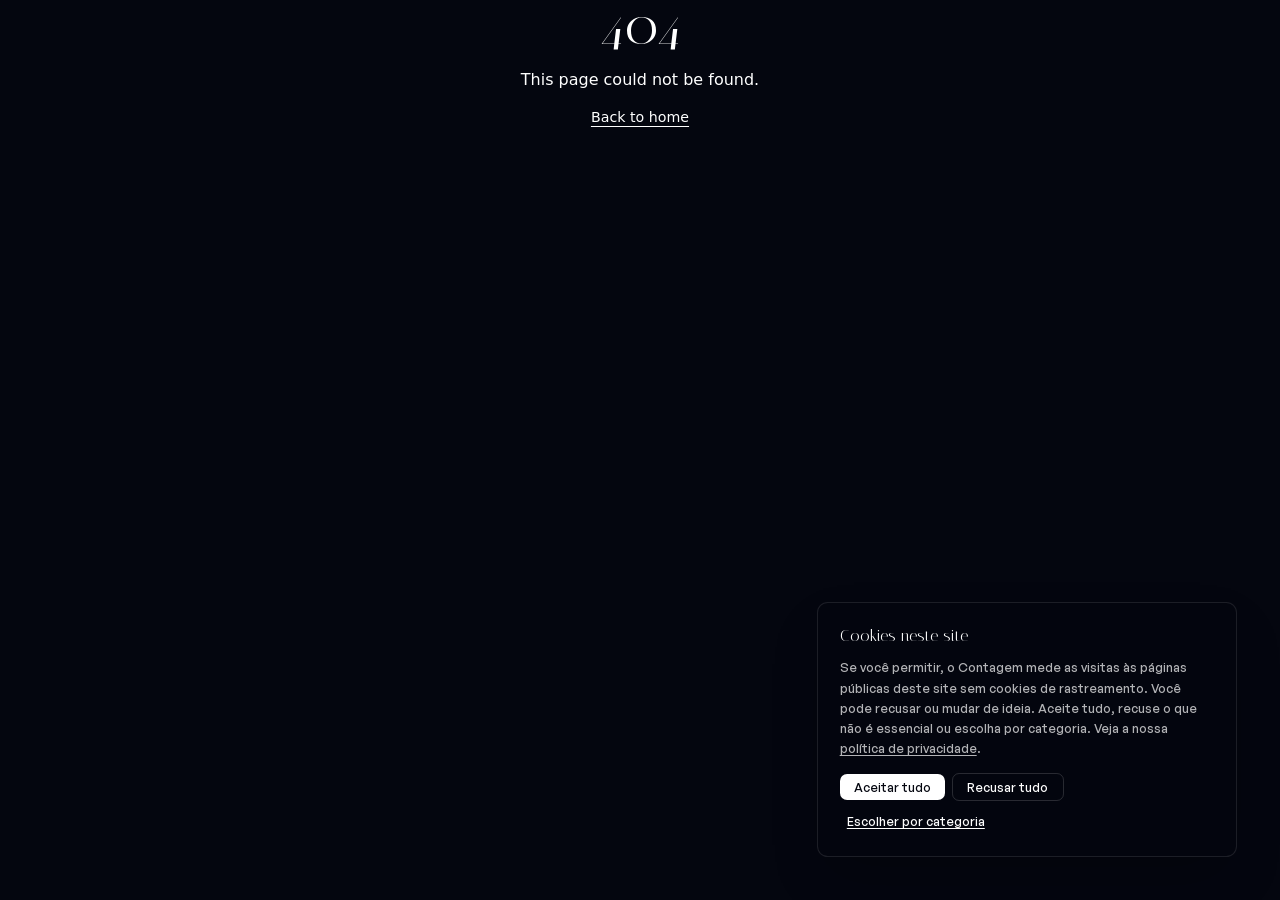
<file: 404/index.html>
<!DOCTYPE html><html lang="pt-BR"><head><meta charSet="utf-8"/><meta name="viewport" content="width=device-width, initial-scale=1"/><link rel="stylesheet" href="/_next/static/chunks/0uh4jh~r38_xe.css" data-precedence="next"/><link rel="stylesheet" href="/_next/static/chunks/06d7qz5~d7o9e.css" data-precedence="next"/><link rel="stylesheet" href="/_next/static/chunks/0n-2mhrmmgpm_.css" data-precedence="next"/><link rel="preload" as="script" fetchPriority="low" href="/_next/static/chunks/13ojk_.4v1gl~-medpanel-20261123.js"/><script src="/_next/static/chunks/128aahewwf1we-medpanel-20261123.js" async=""></script><script src="/_next/static/chunks/0tu~8s4_990e0-medpanel-20261123.js" async=""></script><script src="/_next/static/chunks/0wwpk2pzfau.p-medpanel-20261123.js" async=""></script><script src="/_next/static/chunks/turbopack-0-2~xsahkz15a-medpanel-20261123.js" async=""></script><script src="/_next/static/chunks/110098s3s.ldq-medpanel-20261123.js" async=""></script><script src="/_next/static/chunks/0i.l9589uvx0j-medpanel-20261123.js" async=""></script><script src="/_next/static/chunks/0pk7lxqegsdtn-medpanel-20261123.js" async=""></script><script src="/_next/static/chunks/02p5djcad64zp-medpanel-20261123.js" async=""></script><link rel="preload" href="/fonts/general-sans.css" as="style"/><meta name="robots" content="noindex"/><meta name="next-size-adjust" content=""/><meta name="theme-color" content="#f6f4f1"/><title>Orquestrator — Medicine, orchestrated</title><meta name="description" content="Orquestrator builds software for physicians: MedPanel, a side panel that pastes phrases, prescriptions and documents wherever the cursor is; residency platforms that cite their sources; and one brain orchestrating a fleet of AIs. The clinical decision always stays with the physician."/><meta name="application-name" content="Orquestrator"/><meta name="author" content="Orquestrator"/><link rel="manifest" href="/manifest.webmanifest"/><meta name="creator" content="Orquestrator"/><meta name="publisher" content="Orquestrator"/><meta name="robots" content="index, follow"/><link rel="canonical" href="https://medpanel.orquestrator.ai/"/><meta property="og:title" content="Orquestrator — Medicine, orchestrated"/><meta property="og:description" content="Orquestrator builds software for physicians: MedPanel, a side panel that pastes phrases, prescriptions and documents wherever the cursor is; residency platforms that cite their sources; and one brain orchestrating a fleet of AIs. The clinical decision always stays with the physician."/><meta property="og:site_name" content="Orquestrator"/><meta property="og:locale" content="pt_BR"/><meta property="og:image" content="https://medpanel.orquestrator.ai/assets/partilha/partilha-medpanel-20261123.png"/><meta property="og:image:type" content="image/png"/><meta property="og:image:width" content="1200"/><meta property="og:image:height" content="630"/><meta property="og:image:alt" content="MedPanel — o que você mais usa, a um atalho do prontuário"/><meta property="og:type" content="website"/><meta name="twitter:card" content="summary_large_image"/><meta name="twitter:title" content="Orquestrator — Medicine, orchestrated"/><meta name="twitter:description" content="Orquestrator builds software for physicians: MedPanel, a side panel that pastes phrases, prescriptions and documents wherever the cursor is; residency platforms that cite their sources; and one brain orchestrating a fleet of AIs. The clinical decision always stays with the physician."/><meta name="twitter:image" content="https://medpanel.orquestrator.ai/assets/partilha/partilha-medpanel-20261123.png"/><link rel="icon" href="/favicon.ico?favicon.0u-0kt6oo4~.o.ico" sizes="48x48" type="image/x-icon"/><link rel="icon" href="/icon.svg?icon.0.9m4oyebzbjk.svg" sizes="any" type="image/svg+xml"/><link rel="apple-touch-icon" href="/apple-icon.png?apple-icon.002p5khz4tq2v.png" sizes="180x180" type="image/png"/><link rel="stylesheet" href="/fonts/general-sans.css"/><script>if (location.protocol === "file:") { document.addEventListener("DOMContentLoaded", function () { document.body.innerHTML = '<div style="min-height:100vh;display:flex;flex-direction:column;align-items:center;justify-content:center;gap:1.2rem;background:#04060f;color:#fff;text-align:center;padding:2rem;font-family:Georgia,serif"><div style="font-size:2.4rem;line-height:1.1">O cinema n\u00e3o abre por aqui.</div><div style="max-width:34rem;font-family:system-ui,sans-serif;font-size:1rem;line-height:1.5;opacity:.75">Abrir o index.html com dois cliques (file://) quebra as rotas do site.<br/><br/>Volte \u00e0 pasta e d\u00ea dois cliques em <b style=\'color:#fff\'>\u201cABRIR O SITE.command\u201d</b> \u2014 o navegador abre sozinho no endere\u00e7o certo.<br/><span style=\'opacity:.6\'>(na primeira vez: clique direito \u2192 Abrir)</span></div></div>'; }); }</script><script src="/_next/static/chunks/03~yq9q893hmn-medpanel-20261123.js" noModule=""></script></head><body class="zen_kaku_gothic_new_5681c457-module__sMDITG__variable marck_script_61fc120c-module__wzHLHG__variable italiana_525a09a8-module__SGugnq__variable"><div hidden=""><!--$--><!--/$--></div><script type="application/ld+json">{"@context":"https://schema.org","@graph":[{"@type":"Organization","@id":"https://medpanel.orquestrator.ai/#organization","name":"Orquestrator","legalName":"C&C Health and Research Inova Simples (I.S.)","taxID":"69.698.763/0001-54","email":"contato@orquestrator.app","url":"https://medpanel.orquestrator.ai","logo":"https://medpanel.orquestrator.ai/icon","address":{"@type":"PostalAddress","streetAddress":"Av. Goiás, 851, Qd. 75, Lt. 772, Sala 01","addressLocality":"Iporá","addressRegion":"GO","postalCode":"76200-015","addressCountry":"BR"}},{"@type":"WebSite","@id":"https://medpanel.orquestrator.ai/#website","name":"Orquestrator","description":"Orquestrator builds software for physicians: MedPanel, a side panel that pastes phrases, prescriptions and documents wherever the cursor is; residency platforms that cite their sources; and one brain orchestrating a fleet of AIs. The clinical decision always stays with the physician.","url":"https://medpanel.orquestrator.ai","publisher":{"@id":"https://medpanel.orquestrator.ai/#organization"}}]}</script><div class="scroll-layout"><div class="scroll-layout-content"><!--$!--><template data-dgst="BAILOUT_TO_CLIENT_SIDE_RENDERING"></template><!--/$--><div class="flex flex-col items-center justify-center gap-4 text-center"><h1 class="text-6xl font-bold">404</h1><p class="text-lg">This page could not be found.</p><a class="underline underline-offset-4" href="/">Back to home</a></div><!--$--><!--/$--></div></div><script src="/_next/static/chunks/13ojk_.4v1gl~-medpanel-20261123.js" id="_R_" async=""></script><script>(self.__next_f=self.__next_f||[]).push([0])</script><script>self.__next_f.push([1,"1:\"$Sreact.fragment\"\n3:I[159498,[\"/_next/static/chunks/110098s3s.ldq-medpanel-20261123.js\",\"/_next/static/chunks/0i.l9589uvx0j-medpanel-20261123.js\",\"/_next/static/chunks/0pk7lxqegsdtn-medpanel-20261123.js\"],\"ScrollLayout\"]\n4:I[195722,[\"/_next/static/chunks/110098s3s.ldq-medpanel-20261123.js\",\"/_next/static/chunks/0i.l9589uvx0j-medpanel-20261123.js\",\"/_next/static/chunks/0pk7lxqegsdtn-medpanel-20261123.js\"],\"AdaptiveGrid\"]\n5:I[581392,[\"/_next/static/chunks/110098s3s.ldq-medpanel-20261123.js\",\"/_next/static/chunks/0i.l9589uvx0j-medpanel-20261123.js\",\"/_next/static/chunks/0pk7lxqegsdtn-medpanel-20261123.js\"],\"ReducedMotion\"]\n6:I[430843,[\"/_next/static/chunks/110098s3s.ldq-medpanel-20261123.js\",\"/_next/static/chunks/0i.l9589uvx0j-medpanel-20261123.js\",\"/_next/static/chunks/0pk7lxqegsdtn-medpanel-20261123.js\"],\"LazyCookie\"]\n7:I[339756,[\"/_next/static/chunks/110098s3s.ldq-medpanel-20261123.js\",\"/_next/static/chunks/0i.l9589uvx0j-medpanel-20261123.js\",\"/_next/static/chunks/0pk7lxqegsdtn-medpanel-20261123.js\"],\"default\"]\n8:I[758298,[\"/_next/static/chunks/110098s3s.ldq-medpanel-20261123.js\",\"/_next/static/chunks/0i.l9589uvx0j-medpanel-20261123.js\",\"/_next/static/chunks/0pk7lxqegsdtn-medpanel-20261123.js\",\"/_next/static/chunks/02p5djcad64zp-medpanel-20261123.js\"],\"default\"]\n9:I[837457,[\"/_next/static/chunks/110098s3s.ldq-medpanel-20261123.js\",\"/_next/static/chunks/0i.l9589uvx0j-medpanel-20261123.js\",\"/_next/static/chunks/0pk7lxqegsdtn-medpanel-20261123.js\"],\"default\"]\nf:I[168027,[\"/_next/static/chunks/110098s3s.ldq-medpanel-20261123.js\",\"/_next/static/chunks/0i.l9589uvx0j-medpanel-20261123.js\",\"/_next/static/chunks/0pk7lxqegsdtn-medpanel-20261123.js\"],\"default\",1]\n:HL[\"/_next/static/chunks/0uh4jh~r38_xe.css\",\"style\"]\n:HL[\"/_next/static/chunks/06d7qz5~d7o9e.css\",\"style\"]\n:HL[\"/_next/static/chunks/0n-2mhrmmgpm_.css\",\"style\"]\n:HL[\"/fonts/general-sans.css\",\"style\"]\n2:T41b,{\"@context\":\"https://schema.org\",\"@graph\":[{\"@type\":\"Organization\",\"@id\":\"https://medpanel.orquestrator.ai/#organization\",\"name\":\"Orquestrator\",\"legalName\":\"C\u0026C Health and Research Inova Simples (I.S.)\",\"taxID\":\"69.698.763/0001-54\",\"email\":\"contato@orquestrator.app\",\"url\":\"https://medpanel.orquestrator.ai\",\"logo\":\"https://medpanel.orquestrator.ai/icon\",\"address\":{\"@type\":\"PostalAddress\",\"streetAddress\":\"Av. Goi\u00e1s, 851, Qd. 75, Lt. 772, Sala 01\",\"addressLocality\":\"Ipor\u00e1\",\"addressRegion\":\"GO\",\"postalCode\":\"76200-015\",\"addressCountry\":\"BR\"}},{\"@type\":\"WebSite\",\"@id\":\"https://medpanel.orquestrator.ai/#website\",\"name\":\"Orquestrator\",\"description\":\"Orquestrator builds software for physicians: MedPanel, a side panel that pastes phrases, prescriptions and documents wherever the cursor is; residency platforms that cite their sources; and one brain orchestrating a fleet of AIs. The clinical decision always stays with the physician.\",\"url\":\"https://medpanel.orquestrator.ai\",\"publisher\":{\"@id\":\"https://medpanel.orquestrator.ai/#organization\"}}]}0:{\"P\":null,\"c\":[\"\",\"_not-found\",\"\"],\"q\":\"\",\"i\":false,\"f\":[[[\"\",{\"children\":[\"/_not-found\",{\"children\":[\"__PAGE__\",{}]}]},\"$undefined\",\"$undefined\",16],[[\"$\",\"$1\",\"c\",{\"children\":[[[\"$\",\"link\",\"0\",{\"rel\":\"stylesheet\",\"href\":\"/_next/static/chunks/0uh4jh~r38_xe.css\",\"precedence\":\"next\",\"crossOrigin\":\"$undefined\",\"nonce\":\"$undefined\"}],[\"$\",\"link\",\"1\",{\"rel\":\"stylesheet\",\"href\":\"/_next/static/chunks/06d7qz5~d7o9e.css\",\"precedence\":\"next\",\"crossOrigin\":\"$undefined\",\"nonce\":\"$undefined\"}],[\"$\",\"link\",\"2\",{\"rel\":\"stylesheet\",\"href\":\"/_next/static/chunks/0n-2mhrmmgpm_.css\",\"precedence\":\"next\",\"crossOrigin\":\"$undefined\",\"nonce\":\"$undefined\"}],[\"$\",\"script\",\"script-0\",{\"src\":\"/_next/static/chunks/110098s3s.ldq-medpanel-20261123.js\",\"async\":true,\"nonce\":\"$undefined\"}],[\"$\",\"script\",\"script-1\",{\"src\":\"/_next/static/chunks/0i.l9589uvx0j-medpanel-20261123.js\",\"async\":true,\"nonce\":\"$undefined\"}],[\"$\",\"script\",\"script-2\",{\"src\":\"/_next/static/chunks/0pk7lxqegsdtn-medpanel-20261123.js\",\"async\":true,\"nonce\":\"$undefined\"}]],[\"$\",\"html\",null,{\"lang\":\"pt-BR\",\"children\":[[\"$\",\"head\",null,{\"children\":[[\"$\",\"link\",null,{\"rel\":\"stylesheet\",\"href\":\"/fonts/general-sans.css\"}],[\"$\",\"script\",null,{\"dangerouslySetInnerHTML\":{\"__html\":\"if (location.protocol === \\\"file:\\\") { document.addEventListener(\\\"DOMContentLoaded\\\", function () { document.body.innerHTML = '\u003cdiv style=\\\"min-height:100vh;display:flex;flex-direction:column;align-items:center;justify-content:center;gap:1.2rem;background:#04060f;color:#fff;text-align:center;padding:2rem;font-family:Georgia,serif\\\"\u003e\u003cdiv style=\\\"font-size:2.4rem;line-height:1.1\\\"\u003eO cinema n\\\\u00e3o abre por aqui.\u003c/div\u003e\u003cdiv style=\\\"max-width:34rem;font-family:system-ui,sans-serif;font-size:1rem;line-height:1.5;opacity:.75\\\"\u003eAbrir o index.html com dois cliques (file://) quebra as rotas do site.\u003cbr/\u003e\u003cbr/\u003eVolte \\\\u00e0 pasta e d\\\\u00ea dois cliques em \u003cb style=\\\\'color:#fff\\\\'\u003e\\\\u201cABRIR O SITE.command\\\\u201d\u003c/b\u003e \\\\u2014 o navegador abre sozinho no endere\\\\u00e7o certo.\u003cbr/\u003e\u003cspan style=\\\\'opacity:.6\\\\'\u003e(na primeira vez: clique direito \\\\u2192 Abrir)\u003c/span\u003e\u003c/div\u003e\u003c/div\u003e'; }); }\"}}]]}],[\"$\",\"body\",null,{\"className\":\"zen_kaku_gothic_new_5681c457-module__sMDITG__variable marck_script_61fc120c-module__wzHLHG__variable italiana_525a09a8-module__SGugnq__variable\",\"children\":[[\"$\",\"script\",null,{\"type\":\"application/ld+json\",\"dangerouslySetInnerHTML\":{\"__html\":\"$2\"}}],[\"$\",\"$L3\",null,{\"children\":[[\"$\",\"$L4\",null,{}],[\"$\",\"$L5\",null,{}],[\"$\",\"$L6\",null,{}],[\"$\",\"$L7\",null,{\"parallelRouterKey\":\"children\",\"error\":\"$8\",\"errorStyles\":[],\"errorScripts\":[[\"$\",\"script\",\"script-0\",{\"src\":\"/_next/static/chunks/02p5djcad64zp-medpanel-20261123.js\",\"async\":true}]],\"template\":[\"$\",\"$L9\",null,{}],\"templateStyles\":\"$undefined\",\"templateScripts\":\"$undefined\",\"notFound\":[[\"$\",\"div\",null,{\"className\":\"flex flex-col items-center justify-center gap-4 text-center\",\"children\":[[\"$\",\"h1\",null,{\"className\":\"text-6xl font-bold\",\"children\":\"404\"}],[\"$\",\"p\",null,{\"className\":\"text-lg\",\"children\":\"This page could not be found.\"}],\"$La\"]}],[]],\"forbidden\":\"$undefined\",\"unauthorized\":\"$undefined\"}]]}]]}]]}]]}],{\"children\":[\"$Lb\",{\"children\":[\"$Lc\",{},null,false,null]},null,false,\"$@d\"]},null,false,null],\"$Le\",false]],\"m\":\"$undefined\",\"G\":[\"$f\",[\"$L10\",\"$L11\",\"$L12\"]],\"S\":true,\"h\":null,\"s\":\"$undefined\",\"l\":\"$undefined\",\"p\":\"$undefined\",\"d\":\"$undefined\",\"b\":\"jNlseikVKIyJsFfsLnA0i\"}\n13:I[522016,[\"/_next/static/chunks/110098s3s.ldq-medpanel-20261123.js\",\"/_next/static/chunks/0i.l9589uvx0j-medpanel-20261123.js\",\"/_next/static/chunks/0pk7lxqegsdtn-medpanel-20261123.js\"],\"\"]\n14:I[897367,[\"/_next/static/chunks/110098s3s.ldq-medpanel-20261123.js\",\"/_next/static/chunks/0i.l9589uvx0j-medpanel-20261123.js\",\"/_next/static/chunks/0pk7lxqegsdtn-medpanel-20261123.js\"],\"OutletBoundary\"]\n15:\"$Sreact.suspense\"\n18:I[897367,[\"/_next/static/chunks/110098s3s.ldq-medpanel-20261123.js\",\"/_next/static/chunks/0i.l9589uvx0j-medpanel-20261123.js\",\"/_next/static/chunks/0pk7lxqegsdtn-medpanel-20261123.js\"],\"ViewportBoundary\"]\n1a:I[897367,[\"/_next/static/chunks/110098s3s.ldq-medpanel-20261123.js\",\"/_next/static/chunks/0i.l9589uvx0j-medpanel-20261123.js\",\"/_next/static/chunks/0pk7lxqegsdtn-medpanel-20261123.js\"],\"MetadataBoundary\"]\na:[\"$\",\"$L13\",null,{\"href\":\"/\",\"className\":\"underline underline-offset-4\",\"children\":\"Back to home\"}]\nb:[\"$\",\"$1\",\"c\",{\"children\":[null,[\"$\",\"$L7\",null,{\"parallelRouterKey\":\"children\",\"error\":\"$undefined\",\"errorStyles\":\"$undefined\",\"errorScripts\":\"$undefined\",\"template\":[\"$\",\"$L9\",null,{}],\"templateStyles\":\"$undefined\",\"templateScripts\":\"$undefined\",\"notFound\":\"$undefined\",\"forbidden\":\"$undefined\",\"unauthorized\":\"$undefined\"}]]}]\nc:[\"$\",\"$1\",\"c\",{\"children\":[[\"$\",\"div\",null,{\"className\":\"flex flex-col items-center justify-center gap-4 text-center\",\"children\":[[\"$\",\"h1\",null,{\"className\":\"text-6xl font-bold\",\"children\":\"404\"}],[\"$\",\"p\",null,{\"className\":\"text-lg\",\"children\":\"This page could not be found.\"}],[\"$\",\"$L13\",null,{\"href\":\"/\",\"className\":\"underline underline-offset-4\",\"children\":\"Back to home\"}]]}],null,[\"$\",\"$L14\",null,{\"children\":[\"$\",\"$15\",null,{\"name\":\"Next.MetadataOutlet\",\"children\":\"$@16\"}]}]]}]\n17:[]\nd:\"$W17\"\ne:[\"$\",\"$1\",\"h\",{\"children\":[[\"$\",\"meta\",null,{\"name\":\"robots\",\"content\":\"noindex\"}],[\"$\",\"$L18\",null,{\"children\":\"$L19\"}],[\"$\",\"div\",null,{\"hidden\":true,\"children\":[\"$\",\"$L1a\",null,{\"children\":[\"$\",\"$15\",null,{\"name\":\"Next.Metadata\",\"children\":\"$L1b\"}]}]}],[\"$\",\"meta\",null,{\"name\":\"next-size-adjust\",\"content\":\"\"}]]}]\n10:[\"$\",\"link\",\"0\",{\"rel\":\"stylesheet\",\"href\":\"/_next/static/chunks/0uh4jh~r38_xe.css\",\"precedence\":\"next\",\"crossOrigin\":\"$undefined\",\"nonce\":\"$undefined\"}]\n11:[\"$\",\"link\",\"1\",{\"rel\":\"stylesheet\",\"href\":\"/_next/static/chunks/06d7qz5~d7o9e.css\",\"precedence\":\"next\",\"crossOrigin\":\"$undefined\",\"nonce\":\"$undefined\"}]\n12:[\"$\",\"link\",\"2\",{\"rel\":\"stylesheet\",\"href\":\"/_next/static/chunks/0n-2mhrmmgpm_.css\",\"precedence\":\"next\",\"crossOrigin\":\"$undefined\",\"nonce\":\"$undefined\"}]\n19:[[\"$\",\"meta\",\"0\",{\"charSet\":\"utf-8\"}],[\"$\",\"meta\",\"1\",{\"name\":\"viewport\",\"content\":\"width=device-width, initial-scale=1\"}],[\"$\",\"meta\",\"2\",{\"name\":\"theme-color\",\"content\":\"#f6f4f1\"}]]\n1c:I[27201,[\"/_next/static/chunks/110098s3s.ldq-medpanel-20261123.js\",\"/_next/static/chunks/0i.l9589uvx0j-medpanel-20261123.js\",\"/_next/static/chunks/0pk7lxqegsdtn-medpanel-20261123.js\"],\"IconMark\"]\n16:null\n1b:[[\"$\",\"title\",\"0\",{\"children\":\"Orquestrator \u2014 Medicine, orchestrated\"}],[\"$\",\"meta\",\"1\",{\"name\":\"description\",\"content\":\"Orquestrator builds software for physicians: MedPanel, a side panel that pastes phrases, prescriptions and documents wherever the cursor is; residency platforms that cite their sources; and one brain orchestrating a fleet of AIs. The clinical decision always stays with the physician.\"}],[\"$\",\"meta\",\"2\",{\"name\":\"application-name\",\"content\":\"Orquestrator\"}],[\"$\",\"meta\",\"3\",{\"name\":\"author\",\"content\":\"Orquestrator\"}],[\"$\",\"link\",\"4\",{\"rel\":\"manifest\",\"href\":\"/manifest.webmanifest\",\"crossOrigin\":\"$undefined\"}],[\"$\",\"meta\",\"5\",{\"name\":\"creator\",\"content\":\"Orquestrator\"}],[\"$\",\"meta\",\"6\",{\"name\":\"publisher\",\"content\":\"Orquestrator\"}],[\"$\",\"meta\",\"7\",{\"name\":\"robots\",\"content\":\"index, follow\"}],[\"$\",\"link\",\"8\",{\"rel\":\"canonical\",\"href\":\"https://medpanel.orquestrator.ai/\"}],[\"$\",\"meta\",\"9\",{\"property\":\"og:title\",\"content\":\"Orquestrator \u2014 Medicine, orchestrated\"}],[\"$\",\"meta\",\"10\",{\"property\":\"og:description\",\"content\":\"Orquestrator builds software for physicians: MedPanel, a side panel that pastes phrases, prescriptions and documents wherever the cursor is; residency platforms that cite their sources; and one brain orchestrating a fleet of AIs. The clinical decision always stays with the physician.\"}],[\"$\",\"meta\",\"11\",{\"property\":\"og:site_name\",\"content\":\"Orquestrator\"}],[\"$\",\"meta\",\"12\",{\"property\":\"og:locale\",\"content\":\"pt_BR\"}],[\"$\",\"meta\",\"13\",{\"property\":\"og:image\",\"content\":\"https://medpanel.orquestrator.ai/assets/partilha/partilha-medpanel-20261123.png\"}],[\"$\",\"meta\",\"14\",{\"property\":\"og:image:type\",\"content\":\"image/png\"}],[\"$\",\"meta\",\"15\",{\"property\":\"og:image:width\",\"content\":\"1200\"}],[\"$\",\"meta\",\"16\",{\"property\":\"og:image:height\",\"content\":\"630\"}],[\"$\",\"meta\",\"17\",{\"property\":\"og:image:alt\",\"content\":\"MedPanel \u2014 o que voc\u00ea mais usa, a um atalho do prontu\u00e1rio\"}],[\"$\",\"meta\",\"18\",{\"property\":\"og:type\",\"content\":\"website\"}],[\"$\",\"meta\",\"19\",{\"name\":\"twitter:card\",\"content\":\"summary_large_image\"}],[\"$\",\"meta\",\"20\",{\"name\":\"twitter:title\",\"content\":\"Orquestrator \u2014 Medicine, orchestrated\"}],[\"$\",\"meta\",\"21\",{\"name\":\"twitter:description\",\"content\":\"Orquestrator builds software for physicians: MedPanel, a side panel that pastes phrases, prescriptions and documents wherever the cursor is; residency platforms that cite their sources; and one brain orchestrating a fleet of AIs. The clinical decision always stays with the physician.\"}],[\"$\",\"meta\",\"22\",{\"name\":\"twitter:image\",\"content\":\"https://medpanel.orquestrator.ai/assets/partilha/partilha-medpanel-20261123.png\"}],[\"$\",\"link\",\"23\",{\"rel\":\"icon\",\"href\":\"/favicon.ico?favicon.0u-0kt6oo4~.o.ico\",\"sizes\":\"48x48\",\"type\":\"image/x-icon\"}],[\"$\",\"link\",\"24\",{\"rel\":\"icon\",\"href\":\"/icon.svg?icon.0.9m4oyebzbjk.svg\",\"sizes\":\"any\",\"type\":\"image/svg+xml\"}],[\"$\",\"link\",\"25\",{\"rel\":\"apple-touch-icon\",\"href\":\"/apple-icon.png?apple-icon.002p5khz4tq2v.png\",\"sizes\":\"180x180\",\"type\":\"image/png\"}],[\"$\",\"$L1c\",\"26\",{}]]\n"])</script><script>self.__next_f.push([1,""])</script><script>self.__next_f.push([1,""])</script><script>self.__next_f.push([1,""])</script><script>self.__next_f.push([1,""])</script><script>self.__next_f.push([1,""])</script></body></html>
</file>
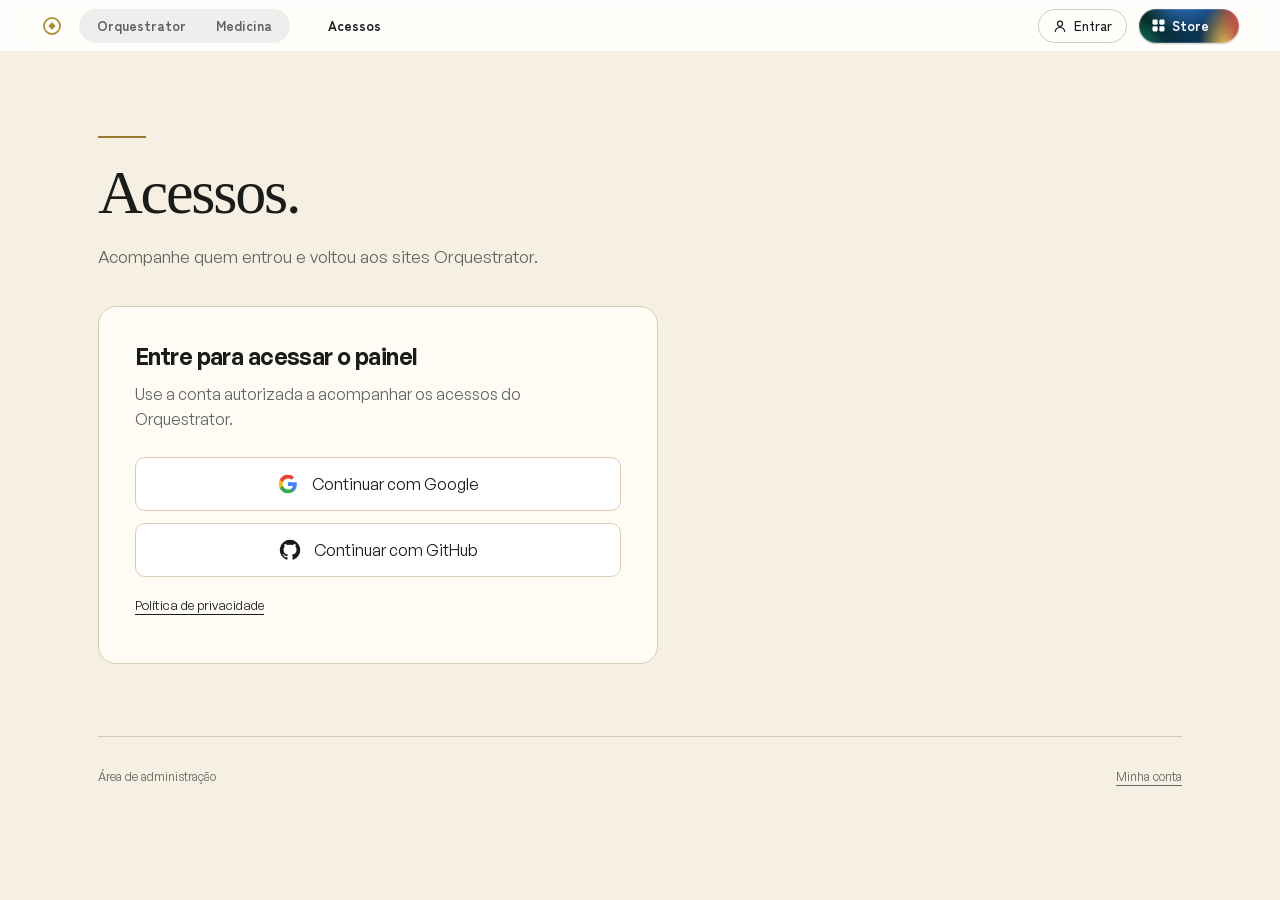
<file: admin/index.html>
<!doctype html>
<html lang="pt-BR">
<head>
  <meta charset="utf-8">
  <meta name="viewport" content="width=device-width, initial-scale=1">
  <meta name="robots" content="noindex,nofollow">
  <meta name="theme-color" content="#f6f0e4">
  <title>Acessos — Administrador Orquestrator</title>
  <link rel="icon" type="image/png" href="/assets/conta/creator-claro.png?v=7a47c6fc0de7">
  <link rel="stylesheet" href="/fonts/general-sans.css">
  <link rel="stylesheet" href="/assets/casa/barra.css?v=de4b82d95d10">
  <link rel="stylesheet" href="/assets/conta/styles.css?v=c29bf031a8c5">
  <script type="module" src="/assets/conta/conta-128ae46a095e.js"></script>
  <script defer src="/assets/casa/barra.js?v=500196ec6d13"></script>
</head>
<body class="orq-account-site orq-admin">
  <a class="oq-skip" href="#conteudo">Pular para o conteúdo</a>
  <div class="c2-barra claro"><header class="barra" data-peca="barra"><a class="marca" href="https://orquestrator.ai/" aria-label="Orquestrator — página inicial"><svg viewBox="0 0 64 64" aria-hidden="true"><circle cx="32" cy="32" r="23.4" fill="none" stroke="currentColor" stroke-width="5"></circle><rect x="24.3" y="24.3" width="15.4" height="15.4" rx="2.4" transform="rotate(45 32 32)" fill="currentColor"></rect></svg></a><nav class="chave" aria-label="Os dois lados da casa" data-lado=""><a href="https://orquestrator.ai/" data-lado="orquestrator"><span>Orquestrator</span></a><a href="https://orquestrator.ai/medicina/" data-lado="medicina"><span>Medicina</span></a></nav><nav class="menu do-produto" aria-label="Nesta página"><span class="produto">Acessos</span></nav><div class="lado"><a class="entrar" href="/conta/"><svg viewBox="0 0 16 16" fill="none" stroke="currentColor" stroke-width="1.4" aria-hidden="true"><circle cx="8" cy="5.4" r="2.9"></circle><path d="M2.6 14.2c.5-2.9 2.6-4.5 5.4-4.5s4.9 1.6 5.4 4.5" stroke-linecap="round"></path></svg><span>Entrar</span></a><a class="loja-botao" href="https://orquestrator.ai/store/"><svg viewBox="0 0 14 14" fill="currentColor" aria-hidden="true"><rect x="0.5" y="0.5" width="5.6" height="5.6" rx="1.6"></rect><rect x="7.9" y="0.5" width="5.6" height="5.6" rx="1.6"></rect><rect x="0.5" y="7.9" width="5.6" height="5.6" rx="1.6"></rect><rect x="7.9" y="7.9" width="5.6" height="5.6" rx="1.6"></rect></svg>Store</a><button class="sanduiche" type="button" aria-label="Menu" aria-expanded="false" aria-controls="gaveta-da-casa"><i></i></button></div><nav class="gaveta" id="gaveta-da-casa" aria-label="Menu" hidden><span class="produto so-computador">Acessos</span><a href="/conta/"><svg viewBox="0 0 16 16" fill="none" stroke="currentColor" stroke-width="1.4" aria-hidden="true"><circle cx="8" cy="5.4" r="2.9"></circle><path d="M2.6 14.2c.5-2.9 2.6-4.5 5.4-4.5s4.9 1.6 5.4 4.5" stroke-linecap="round"></path></svg>Entrar</a></nav></header></div>
  <main id="conteudo" class="oq-main oq-admin-main">
    <header class="oq-intro">
      <span class="oq-intro-mark" aria-hidden="true"></span>
      <h1>Acessos.</h1>
      <p>Acompanhe quem entrou e voltou aos sites Orquestrator.</p>
    </header>
    <orq-admin-page><p class="oq-loading" role="status">Verificando seu acesso…</p></orq-admin-page>
    <noscript><p class="oq-noscript">Ative o JavaScript no navegador para acessar o painel de administrador.</p></noscript>
  </main>
  <footer class="oq-site-footer"><div><span>Área de administração</span><a href="/conta/">Minha conta</a></div></footer>
</body>
</html>
</file>
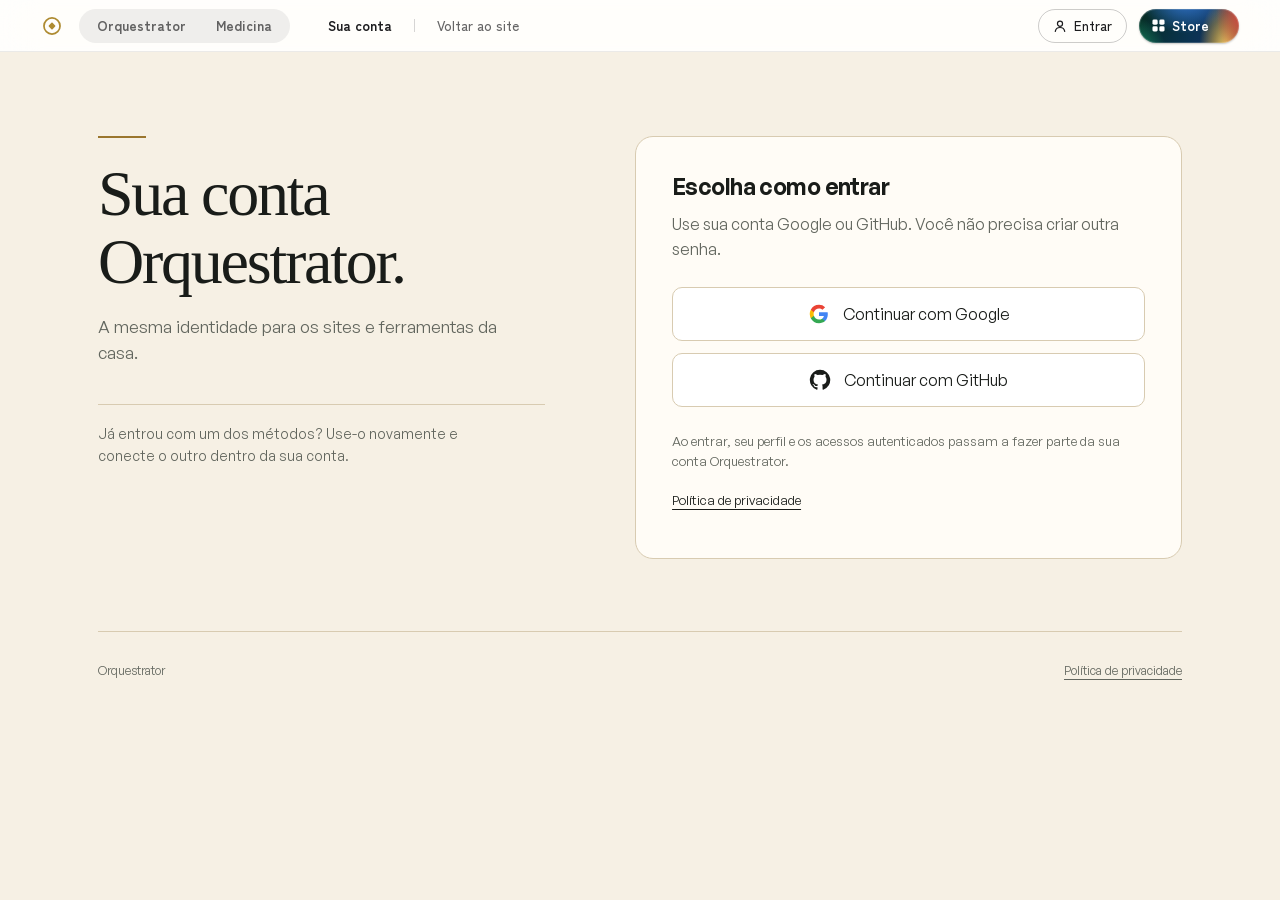
<file: conta/index.html>
<!doctype html>
<html lang="pt-BR">
<head>
  <meta charset="utf-8">
  <meta name="viewport" content="width=device-width, initial-scale=1">
  <meta name="robots" content="noindex,nofollow">
  <meta name="theme-color" content="#f6f0e4">
  <title>Sua conta — Orquestrator</title>
  <link rel="icon" type="image/png" href="/assets/conta/creator-claro.png?v=7a47c6fc0de7">
  <link rel="stylesheet" href="/fonts/general-sans.css">
  <link rel="stylesheet" href="/assets/casa/barra.css?v=de4b82d95d10">
  <link rel="stylesheet" href="/assets/conta/styles.css?v=c29bf031a8c5">
  <script type="module" src="/assets/conta/conta-128ae46a095e.js"></script>
  <script defer src="/assets/casa/barra.js?v=500196ec6d13"></script>
</head>
<body class="orq-account-site orq-account">
  <a class="oq-skip" href="#conteudo">Pular para o conteúdo</a>
  <div class="c2-barra claro"><header class="barra" data-peca="barra"><a class="marca" href="https://orquestrator.ai/" aria-label="Orquestrator — página inicial"><svg viewBox="0 0 64 64" aria-hidden="true"><circle cx="32" cy="32" r="23.4" fill="none" stroke="currentColor" stroke-width="5"></circle><rect x="24.3" y="24.3" width="15.4" height="15.4" rx="2.4" transform="rotate(45 32 32)" fill="currentColor"></rect></svg></a><nav class="chave" aria-label="Os dois lados da casa" data-lado=""><a href="https://orquestrator.ai/" data-lado="orquestrator"><span>Orquestrator</span></a><a href="https://orquestrator.ai/medicina/" data-lado="medicina"><span>Medicina</span></a></nav><nav class="menu do-produto" aria-label="Nesta página"><span class="produto">Sua conta</span><a href="/" data-oq-return>Voltar ao site</a></nav><div class="lado"><a class="entrar" href="/conta/"><svg viewBox="0 0 16 16" fill="none" stroke="currentColor" stroke-width="1.4" aria-hidden="true"><circle cx="8" cy="5.4" r="2.9"></circle><path d="M2.6 14.2c.5-2.9 2.6-4.5 5.4-4.5s4.9 1.6 5.4 4.5" stroke-linecap="round"></path></svg><span>Entrar</span></a><a class="loja-botao" href="https://orquestrator.ai/store/"><svg viewBox="0 0 14 14" fill="currentColor" aria-hidden="true"><rect x="0.5" y="0.5" width="5.6" height="5.6" rx="1.6"></rect><rect x="7.9" y="0.5" width="5.6" height="5.6" rx="1.6"></rect><rect x="0.5" y="7.9" width="5.6" height="5.6" rx="1.6"></rect><rect x="7.9" y="7.9" width="5.6" height="5.6" rx="1.6"></rect></svg>Store</a><button class="sanduiche" type="button" aria-label="Menu" aria-expanded="false" aria-controls="gaveta-da-casa"><i></i></button></div><nav class="gaveta" id="gaveta-da-casa" aria-label="Menu" hidden><span class="produto">Sua conta</span><a href="/" data-oq-return>Voltar ao site</a><a href="/conta/"><svg viewBox="0 0 16 16" fill="none" stroke="currentColor" stroke-width="1.4" aria-hidden="true"><circle cx="8" cy="5.4" r="2.9"></circle><path d="M2.6 14.2c.5-2.9 2.6-4.5 5.4-4.5s4.9 1.6 5.4 4.5" stroke-linecap="round"></path></svg>Entrar</a></nav></header></div>
  <main id="conteudo" class="oq-main oq-account-layout">
    <div class="oq-intro">
      <span class="oq-intro-mark" aria-hidden="true"></span>
      <h1>Sua conta<br>Orquestrator.</h1>
      <p>A mesma identidade para os sites e ferramentas da casa.</p>
      <div class="oq-intro-note"><p>Já entrou com um dos métodos? Use-o novamente e conecte o outro dentro da sua conta.</p></div>
    </div>
    <orq-account-page><p class="oq-loading" role="status">Carregando sua conta…</p></orq-account-page>
    <noscript><p class="oq-noscript">Ative o JavaScript no navegador para entrar na sua conta.</p></noscript>
  </main>
  <footer class="oq-site-footer"><div><span>Orquestrator</span><a href="https://orquestrator.ai/privacidade/">Política de privacidade</a></div></footer>
</body>
</html>
</file>
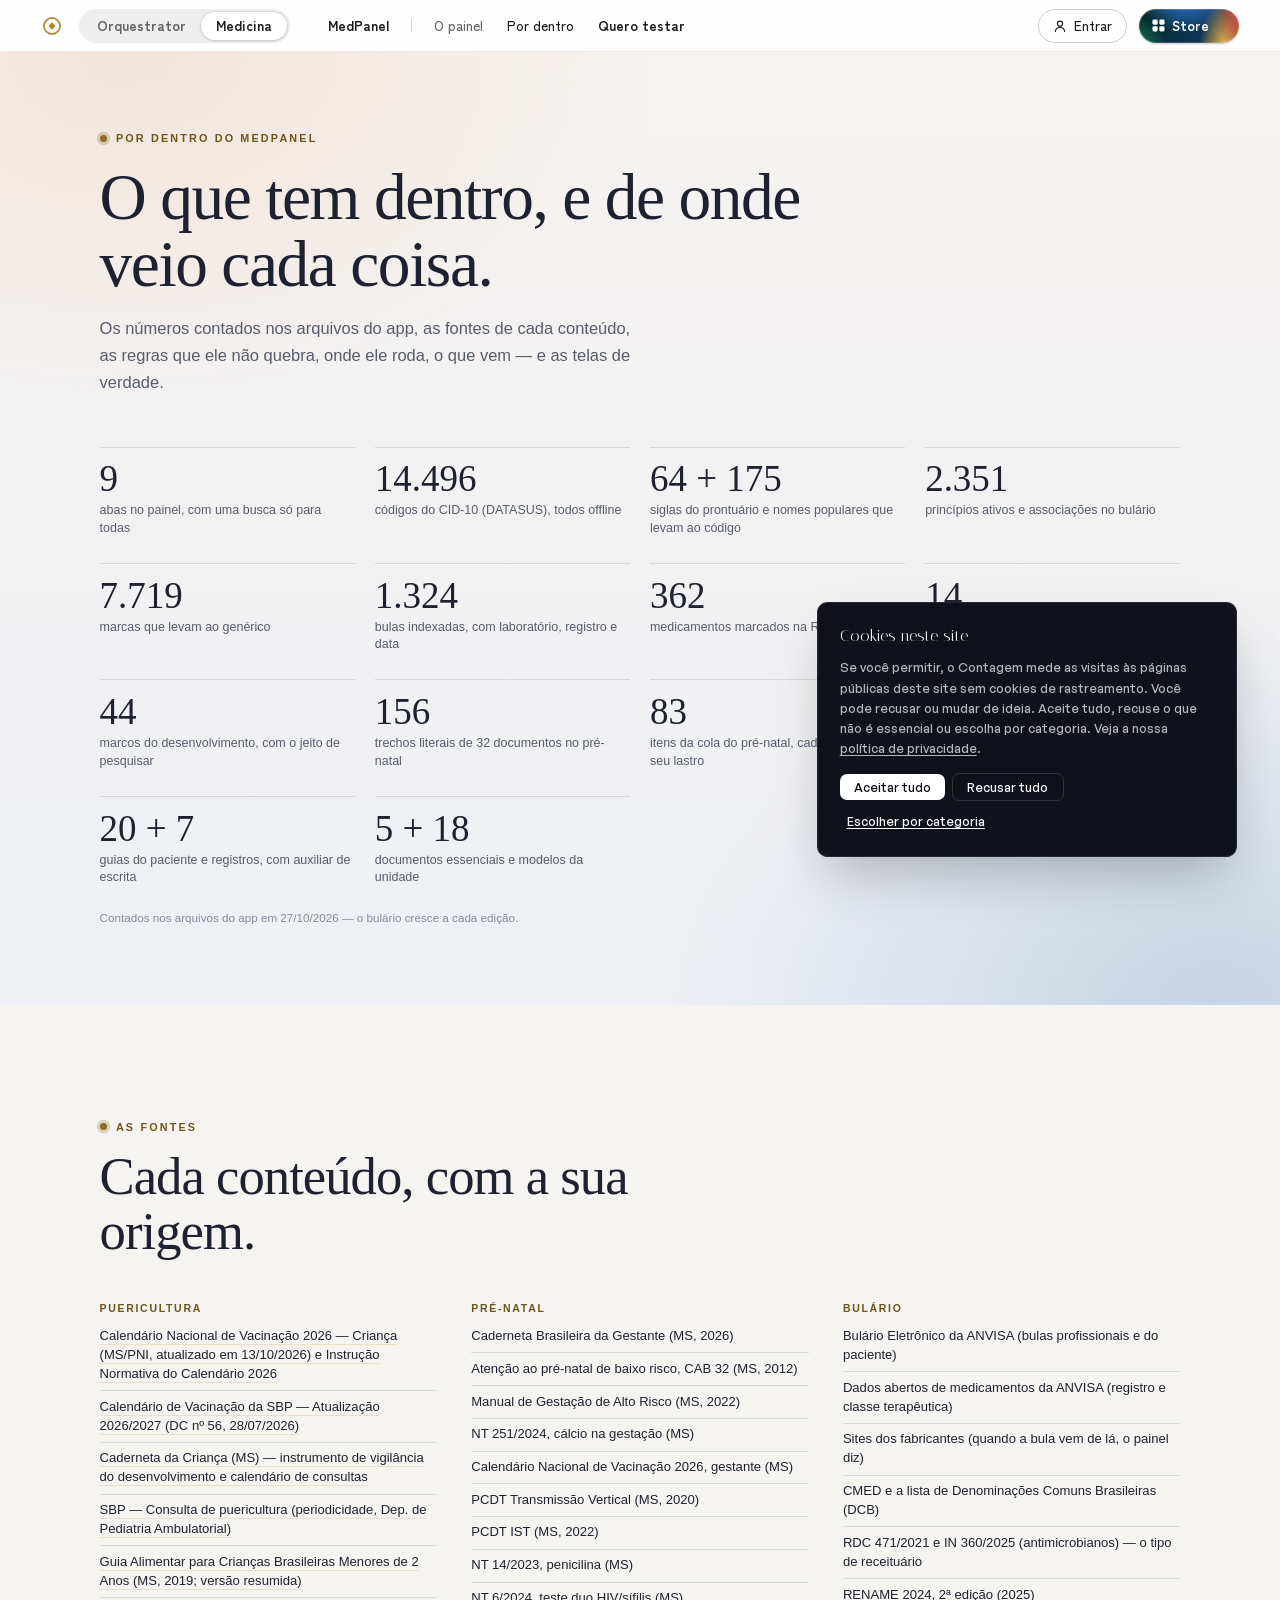
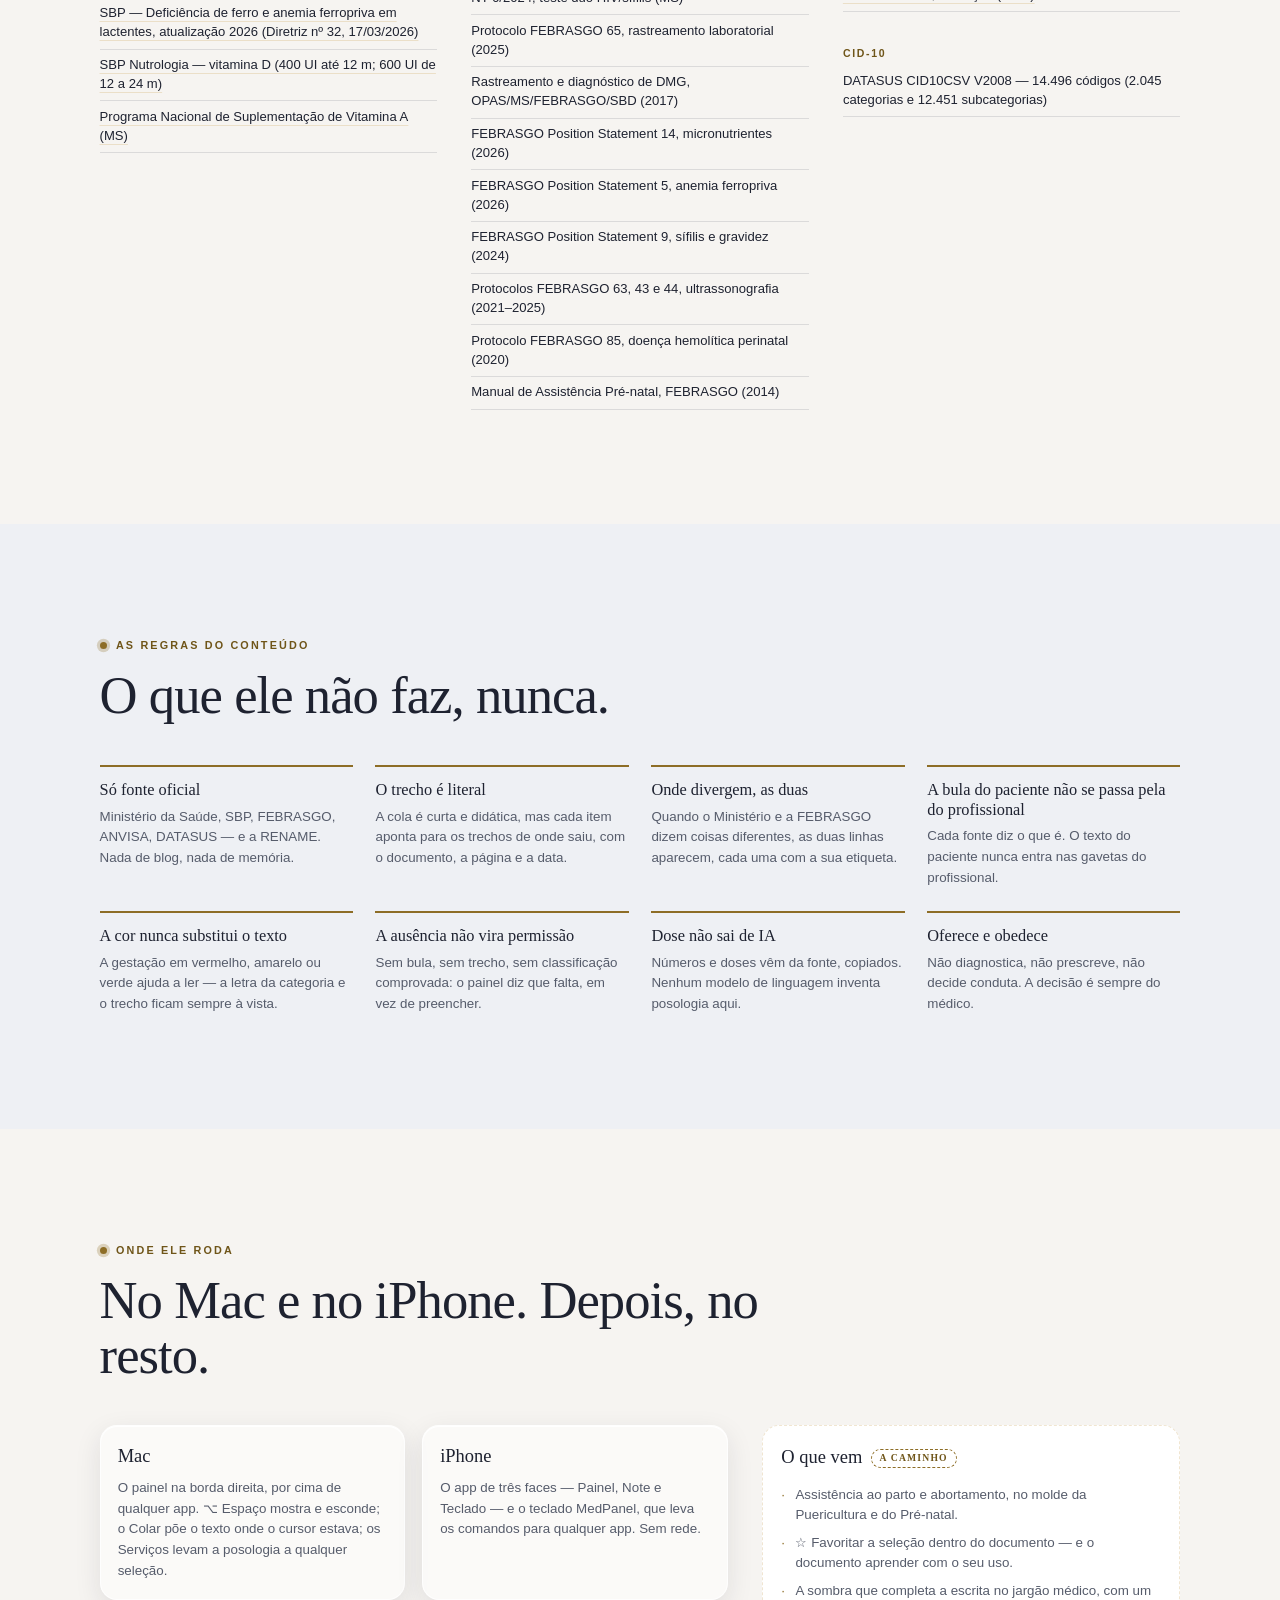
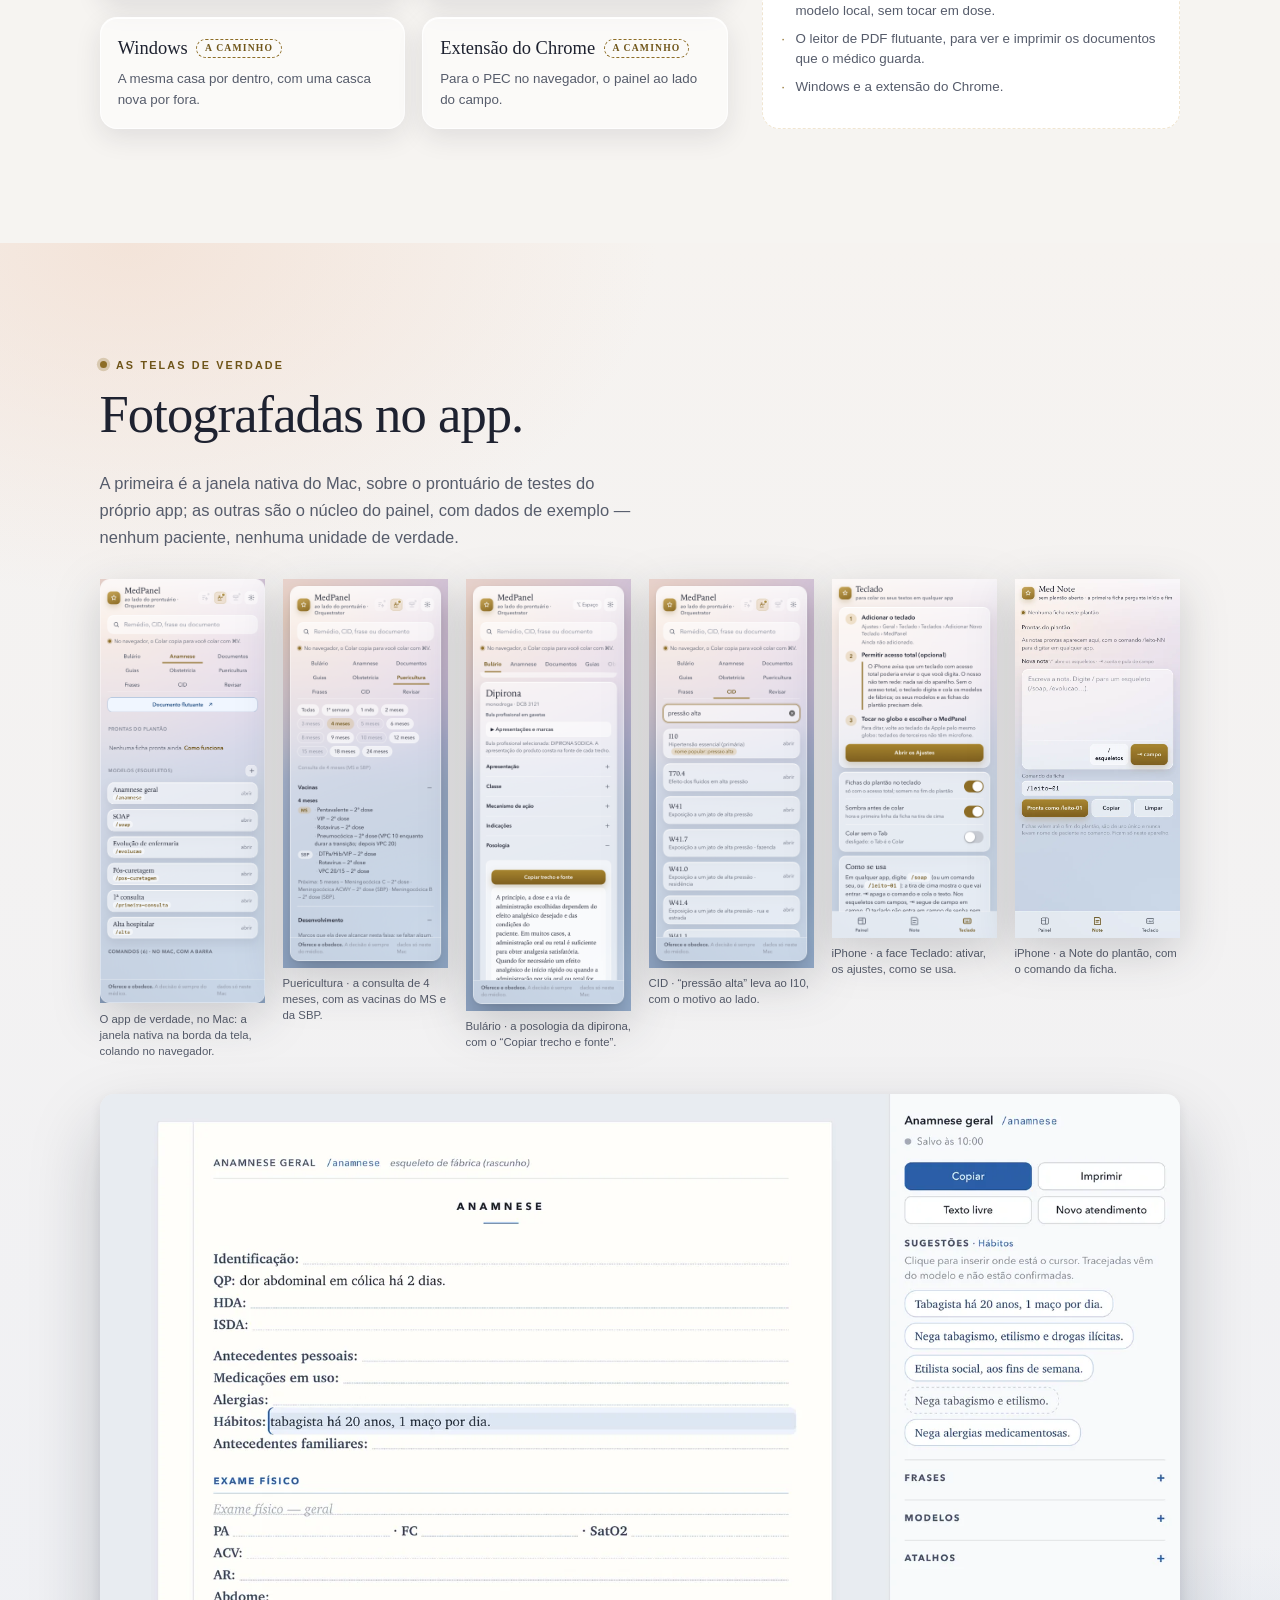
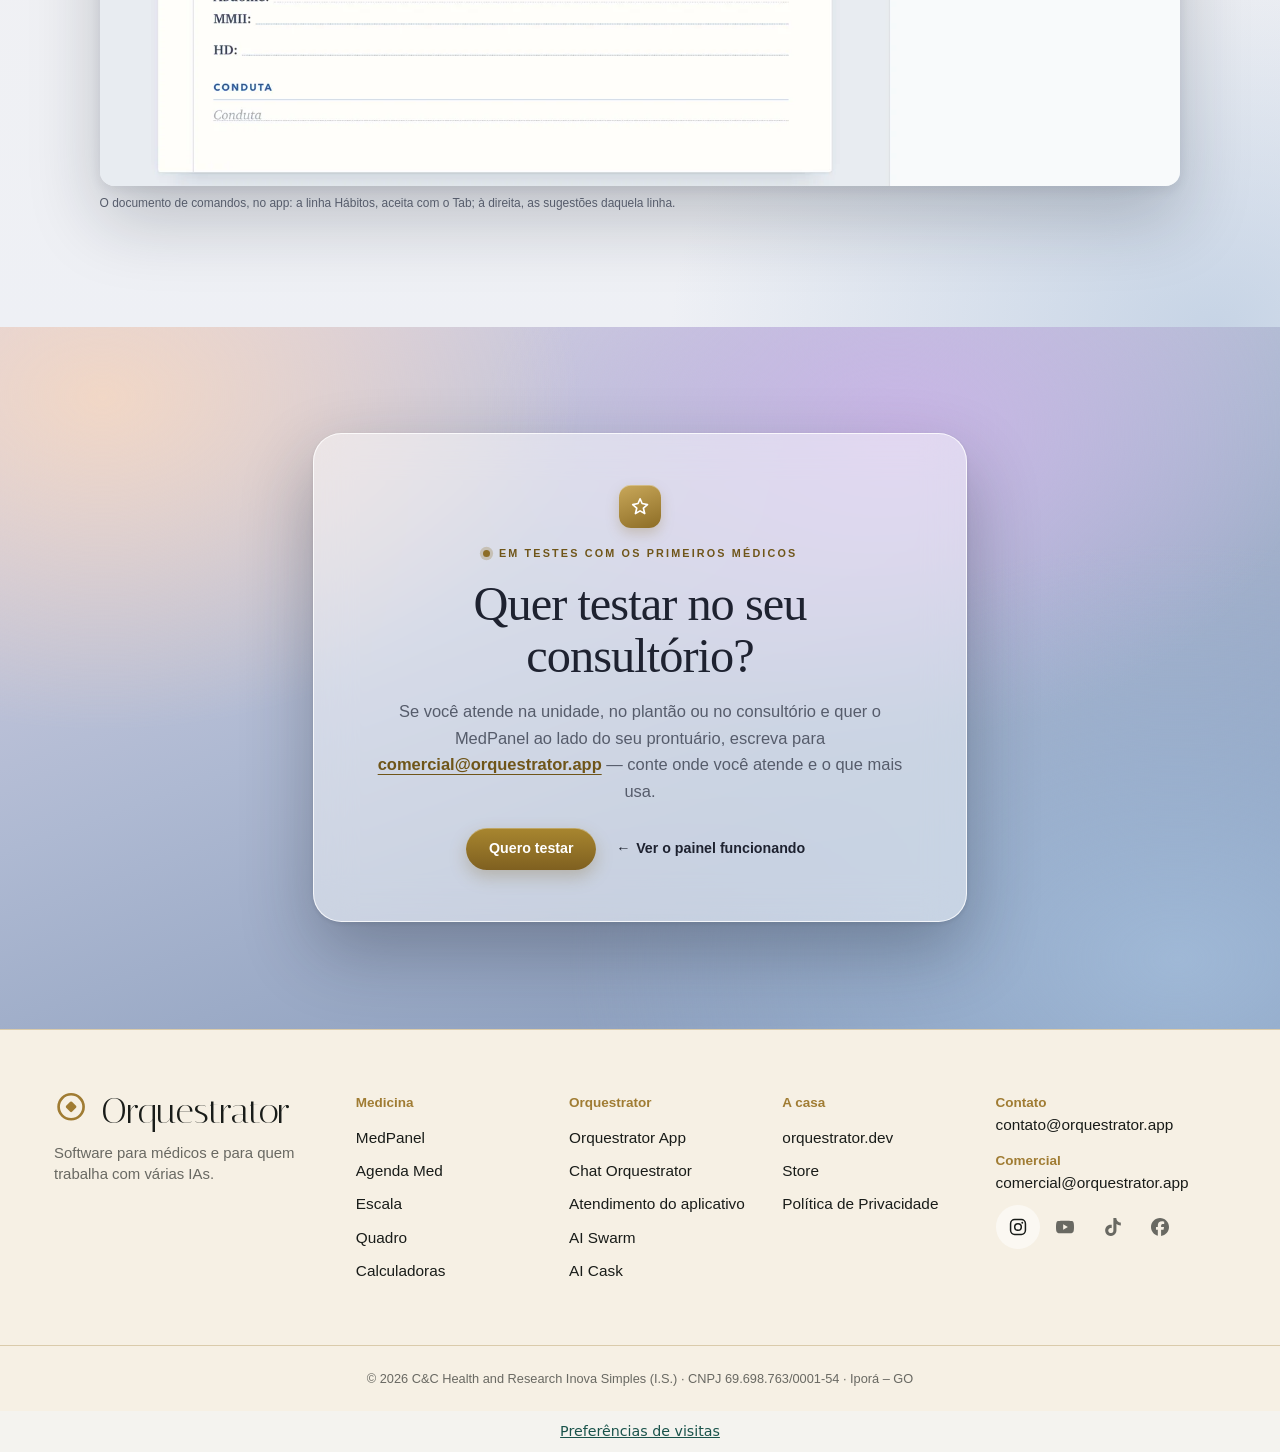
<file: por-dentro/index.html>
<!DOCTYPE html><html lang="pt-BR"><head><meta charSet="utf-8"/><meta name="viewport" content="width=device-width, initial-scale=1"/><link rel="preload" href="/_next/static/media/68eb6f6c399b0b08-s.p.0r8hjc~6p2.4n.woff2" as="font" crossorigin="" type="font/woff2"/><link rel="preload" href="/_next/static/media/e4bf00cfb41b665c-s.p.0wl7n6qdw1gtv.woff2" as="font" crossorigin="" type="font/woff2"/><link rel="preload" href="/_next/static/media/ef40981ccf68eb44-s.0q5zpmovloh.p.woff2" as="font" crossorigin="" type="font/woff2"/><link rel="stylesheet" href="/_next/static/chunks/0lvwnnsfboetd.css" data-precedence="next"/><link rel="stylesheet" href="/_next/static/chunks/06d7qz5~d7o9e.css" data-precedence="next"/><link rel="stylesheet" href="/_next/static/chunks/03myen1efekdg.css" data-precedence="next"/><link rel="stylesheet" href="/_next/static/chunks/0gfddhpj7ngs6.css" data-precedence="next"/><link rel="preload" as="script" fetchPriority="low" href="/_next/static/chunks/0efaeclkc2cx5.js"/><script src="/_next/static/chunks/128aahewwf1we.js" async=""></script><script src="/_next/static/chunks/017r54r8rugzy.js" async=""></script><script src="/_next/static/chunks/0wwpk2pzfau.p.js" async=""></script><script src="/_next/static/chunks/turbopack-0kz61eicu8wc7.js" async=""></script><script src="/_next/static/chunks/0469y7ib~606p.js" async=""></script><script src="/_next/static/chunks/0m9moz5-whwc9.js" async=""></script><script src="/_next/static/chunks/0pk7lxqegsdtn.js" async=""></script><script src="/_next/static/chunks/0i.l9589uvx0j.js" async=""></script><script src="/_next/static/chunks/02p5djcad64zp.js" async=""></script><script src="/_next/static/chunks/0es7evxwhil27.js" async=""></script><script src="/_next/static/chunks/03o-mghd2ofh8.js" async=""></script><script src="/_next/static/chunks/0-h0b~42xd-m9.js" async=""></script><link rel="preload" href="/fonts/general-sans.css" as="style"/><link rel="preload" href="/assets/conta/conta-128ae46a095e.js" as="script"/><meta name="next-size-adjust" content=""/><meta name="theme-color" content="#f6f4f1"/><title>Por dentro do MedPanel — os números, as fontes e as regras</title><meta name="description" content="14.496 códigos do CID-10, milhares de bulas com laboratório, registro e data, a puericultura e o pré-natal com trechos literais do Ministério da Saúde, da SBP e da FEBRASGO — e as regras que o painel não quebra."/><meta name="application-name" content="MedPanel"/><meta name="author" content="Orquestrator"/><link rel="manifest" href="/manifest.webmanifest"/><meta name="creator" content="Orquestrator"/><meta name="publisher" content="Orquestrator"/><meta name="robots" content="index, follow"/><link rel="canonical" href="https://medpanel.orquestrator.ai/por-dentro/"/><meta property="og:title" content="Por dentro do MedPanel — os números, as fontes e as regras"/><meta property="og:description" content="14.496 códigos do CID-10, milhares de bulas com laboratório, registro e data, a puericultura e o pré-natal com trechos literais do Ministério da Saúde, da SBP e da FEBRASGO — e as regras que o painel não quebra."/><meta property="og:url" content="https://medpanel.orquestrator.ai/por-dentro/"/><meta property="og:site_name" content="MedPanel · Orquestrator"/><meta property="og:locale" content="pt_BR"/><meta property="og:image" content="https://medpanel.orquestrator.ai/assets/partilha/partilha-medpainel.png"/><meta property="og:image:type" content="image/png"/><meta property="og:image:width" content="1200"/><meta property="og:image:height" content="630"/><meta property="og:image:alt" content="MedPanel — o que você mais usa, a um atalho do prontuário"/><meta property="og:type" content="website"/><meta name="twitter:card" content="summary_large_image"/><meta name="twitter:title" content="Por dentro do MedPanel — os números, as fontes e as regras"/><meta name="twitter:description" content="14.496 códigos do CID-10, milhares de bulas com laboratório, registro e data, a puericultura e o pré-natal com trechos literais do Ministério da Saúde, da SBP e da FEBRASGO — e as regras que o painel não quebra."/><meta name="twitter:image" content="https://medpanel.orquestrator.ai/assets/partilha/partilha-medpainel.png"/><link rel="icon" href="/favicon.ico?favicon.0u-0kt6oo4~.o.ico" sizes="48x48" type="image/x-icon"/><link rel="icon" href="/icon.svg?icon.0.9m4oyebzbjk.svg" sizes="any" type="image/svg+xml"/><link rel="apple-touch-icon" href="/apple-icon.png?apple-icon.002p5khz4tq2v.png" sizes="180x180" type="image/png"/><link rel="stylesheet" href="/fonts/general-sans.css"/><script>if (location.protocol === "file:") { document.addEventListener("DOMContentLoaded", function () { document.body.innerHTML = '<div style="min-height:100vh;display:flex;flex-direction:column;align-items:center;justify-content:center;gap:1.2rem;background:#04060f;color:#fff;text-align:center;padding:2rem;font-family:Georgia,serif"><div style="font-size:2.4rem;line-height:1.1">O cinema n\u00e3o abre por aqui.</div><div style="max-width:34rem;font-family:system-ui,sans-serif;font-size:1rem;line-height:1.5;opacity:.75">Abrir o index.html com dois cliques (file://) quebra as rotas do site.<br/><br/>Volte \u00e0 pasta e d\u00ea dois cliques em <b style=\'color:#fff\'>\u201cABRIR O SITE.command\u201d</b> \u2014 o navegador abre sozinho no endere\u00e7o certo.<br/><span style=\'opacity:.6\'>(na primeira vez: clique direito \u2192 Abrir)</span></div></div>'; }); }</script><script src="/_next/static/chunks/03~yq9q893hmn.js" noModule=""></script><script defer data-contagem-preferencias data-estatica="0" data-estilo="/assets/contagem/escolhas-8204abf00325.css" src="/assets/contagem/escolhas-71f63cbb0ebc.js"></script><script defer src="/assets/contagem/visitas-6168a459c664.js" data-contagem-coletor></script></head><body class="zen_kaku_gothic_new_59295cc6-module__AIG6Ha__variable marck_script_61fc120c-module__wzHLHG__variable italiana_525a09a8-module__SGugnq__variable"><div hidden=""><!--$--><!--/$--></div><script type="application/ld+json">{"@context":"https://schema.org","@graph":[{"@type":"Organization","@id":"https://medpanel.orquestrator.ai/#organization","name":"Orquestrator","legalName":"C&C Health and Research Inova Simples (I.S.)","taxID":"69.698.763/0001-54","email":"contato@orquestrator.app","url":"https://medpanel.orquestrator.ai","logo":"https://medpanel.orquestrator.ai/icon","address":{"@type":"PostalAddress","streetAddress":"Av. Goiás, 851, Qd. 75, Lt. 772, Sala 01","addressLocality":"Iporá","addressRegion":"GO","postalCode":"76200-015","addressCountry":"BR"}},{"@type":"WebSite","@id":"https://medpanel.orquestrator.ai/#website","name":"Orquestrator","description":"Orquestrator builds software for physicians: MedPanel, a side panel that pastes phrases, prescriptions and documents wherever the cursor is; residency platforms that cite their sources; and one brain orchestrating a fleet of AIs. The clinical decision always stays with the physician.","url":"https://medpanel.orquestrator.ai","publisher":{"@id":"https://medpanel.orquestrator.ai/#organization"}}]}</script><div class="scroll-layout"><div class="scroll-layout-content"><!--$!--><template data-dgst="BAILOUT_TO_CLIENT_SIDE_RENDERING"></template><!--/$--><div lang="pt-BR" class="min-h-[100svh] overflow-x-clip bg-[var(--mpv-pagina)] font-[family-name:var(--font-mpv-sans)] text-[var(--mpv-tinta)]"><a href="#conteudo" class="sr-only focus:not-sr-only focus:fixed focus:left-[1rem] focus:top-[4.6rem] focus:z-[200] focus:rounded-[0.6rem] focus:bg-[var(--mpv-tinta)] focus:px-[1rem] focus:py-[0.6rem] focus:text-[var(--mpv-branco)]">Pular para o conteúdo</a><div class="c2-barra claro"><header class="barra" data-peca="barra"><a class="marca" href="https://orquestrator.ai/" aria-label="Orquestrator — página inicial"><svg viewBox="0 0 64 64" aria-hidden="true"><circle cx="32" cy="32" r="23.4" fill="none" stroke="currentColor" stroke-width="5"></circle><rect x="24.3" y="24.3" width="15.4" height="15.4" rx="2.4" transform="rotate(45 32 32)" fill="currentColor"></rect></svg></a><nav class="chave" aria-label="Os dois lados da casa" data-lado="medicina"><a href="https://orquestrator.ai/" data-lado="orquestrator"><span>Orquestrator</span></a><a href="https://orquestrator.ai/medicina/" data-lado="medicina" aria-current="true"><span>Medicina</span></a></nav><nav class="menu do-produto" aria-label="Nesta página"><span class="produto">MedPanel</span><a href="/">O painel</a><a aria-current="page" href="/por-dentro/">Por dentro</a><a href="mailto:comercial@orquestrator.app?subject=Quero%20testar%20o%20MedPanel" class="chamada">Quero testar</a></nav><div class="lado"><a class="entrar" href="/conta/"><svg viewBox="0 0 16 16" fill="none" stroke="currentColor" stroke-width="1.4" aria-hidden="true"><circle cx="8" cy="5.4" r="2.9"></circle><path d="M2.6 14.2c.5-2.9 2.6-4.5 5.4-4.5s4.9 1.6 5.4 4.5" stroke-linecap="round"></path></svg><span>Entrar</span></a><a class="loja-botao" href="https://orquestrator.ai/store/"><svg viewBox="0 0 14 14" fill="currentColor" aria-hidden="true"><rect x="0.5" y="0.5" width="5.6" height="5.6" rx="1.6"></rect><rect x="7.9" y="0.5" width="5.6" height="5.6" rx="1.6"></rect><rect x="0.5" y="7.9" width="5.6" height="5.6" rx="1.6"></rect><rect x="7.9" y="7.9" width="5.6" height="5.6" rx="1.6"></rect></svg>Store</a><button class="sanduiche" type="button" aria-label="Menu" aria-expanded="false" aria-controls="gaveta-da-casa"><i></i></button></div><nav class="gaveta" id="gaveta-da-casa" aria-label="Menu" hidden=""><span class="produto">MedPanel</span><a href="/">O painel</a><a aria-current="page" href="/por-dentro/">Por dentro</a><a href="mailto:comercial@orquestrator.app?subject=Quero%20testar%20o%20MedPanel" class="chamada">Quero testar</a><a href="/conta/"><svg viewBox="0 0 16 16" fill="none" stroke="currentColor" stroke-width="1.4" aria-hidden="true"><circle cx="8" cy="5.4" r="2.9"></circle><path d="M2.6 14.2c.5-2.9 2.6-4.5 5.4-4.5s4.9 1.6 5.4 4.5" stroke-linecap="round"></path></svg>Entrar</a></nav></header></div><main id="conteudo"><section aria-labelledby="mp-por-dentro" class="relative overflow-x-clip bg-[image:var(--mpv-ceu-claro)] px-[clamp(1rem,4vw,3rem)] pb-[clamp(3.5rem,7vw,5.5rem)] pt-[clamp(3rem,7vw,5.5rem)]"><div class="mx-auto w-full max-w-[76rem]"><div class="flex max-w-[50rem] flex-col gap-[1.2rem]"><p class="m-0 flex items-center gap-[0.65rem] text-[0.76rem] font-semibold uppercase tracking-[0.2em] text-[var(--mpv-acento-texto)]"><i aria-hidden="true" class="inline-block size-[0.5rem] shrink-0 rounded-full bg-[var(--mpv-acento)] shadow-[0_0_0_0.22rem_var(--mpv-acento-anel)]"></i>Por dentro do MedPanel</p><h1 id="mp-por-dentro" class="m-0 text-[clamp(2.5rem,6vw,4.6rem)] leading-[1.03] tracking-[-0.022em] text-[var(--mpv-tinta)]" style="font-family:var(--font-mpv-serifa);font-weight:400">O que tem dentro, e de onde veio cada coisa.</h1><p class="m-0 max-w-[38rem] text-[clamp(1.02rem,1.45vw,1.16rem)] leading-[1.62] text-[var(--mpv-tinta-2)]">Os números contados nos arquivos do app, as fontes de cada conteúdo, as regras que ele não quebra, onde ele roda, o que vem — e as telas de verdade.</p></div><dl class="m-0 mt-[clamp(2.4rem,5vw,3.6rem)] grid grid-cols-2 gap-x-[1.4rem] gap-y-[1.8rem] min-[44rem]:grid-cols-3 min-[68rem]:grid-cols-4"><div class="flex flex-col-reverse justify-end gap-[0.35rem] border-t border-[var(--mpv-linha-escura)] pt-[0.9rem]"><dt class="text-[0.88rem] leading-[1.4] text-[var(--mpv-tinta-2)]">abas no painel, com uma busca só para todas</dt><dd class="m-0 text-[clamp(1.9rem,3.4vw,2.6rem)] leading-none tabular-nums text-[var(--mpv-tinta)]" style="font-family:var(--font-mpv-serifa);font-weight:400">9</dd></div><div class="flex flex-col-reverse justify-end gap-[0.35rem] border-t border-[var(--mpv-linha-escura)] pt-[0.9rem]"><dt class="text-[0.88rem] leading-[1.4] text-[var(--mpv-tinta-2)]">códigos do CID-10 (DATASUS), todos offline</dt><dd class="m-0 text-[clamp(1.9rem,3.4vw,2.6rem)] leading-none tabular-nums text-[var(--mpv-tinta)]" style="font-family:var(--font-mpv-serifa);font-weight:400">14.496</dd></div><div class="flex flex-col-reverse justify-end gap-[0.35rem] border-t border-[var(--mpv-linha-escura)] pt-[0.9rem]"><dt class="text-[0.88rem] leading-[1.4] text-[var(--mpv-tinta-2)]">siglas do prontuário e nomes populares que levam ao código</dt><dd class="m-0 text-[clamp(1.9rem,3.4vw,2.6rem)] leading-none tabular-nums text-[var(--mpv-tinta)]" style="font-family:var(--font-mpv-serifa);font-weight:400">64 + 175</dd></div><div class="flex flex-col-reverse justify-end gap-[0.35rem] border-t border-[var(--mpv-linha-escura)] pt-[0.9rem]"><dt class="text-[0.88rem] leading-[1.4] text-[var(--mpv-tinta-2)]">princípios ativos e associações no bulário</dt><dd class="m-0 text-[clamp(1.9rem,3.4vw,2.6rem)] leading-none tabular-nums text-[var(--mpv-tinta)]" style="font-family:var(--font-mpv-serifa);font-weight:400">2.351</dd></div><div class="flex flex-col-reverse justify-end gap-[0.35rem] border-t border-[var(--mpv-linha-escura)] pt-[0.9rem]"><dt class="text-[0.88rem] leading-[1.4] text-[var(--mpv-tinta-2)]">marcas que levam ao genérico</dt><dd class="m-0 text-[clamp(1.9rem,3.4vw,2.6rem)] leading-none tabular-nums text-[var(--mpv-tinta)]" style="font-family:var(--font-mpv-serifa);font-weight:400">7.719</dd></div><div class="flex flex-col-reverse justify-end gap-[0.35rem] border-t border-[var(--mpv-linha-escura)] pt-[0.9rem]"><dt class="text-[0.88rem] leading-[1.4] text-[var(--mpv-tinta-2)]">bulas indexadas, com laboratório, registro e data</dt><dd class="m-0 text-[clamp(1.9rem,3.4vw,2.6rem)] leading-none tabular-nums text-[var(--mpv-tinta)]" style="font-family:var(--font-mpv-serifa);font-weight:400">1.324</dd></div><div class="flex flex-col-reverse justify-end gap-[0.35rem] border-t border-[var(--mpv-linha-escura)] pt-[0.9rem]"><dt class="text-[0.88rem] leading-[1.4] text-[var(--mpv-tinta-2)]">medicamentos marcados na RENAME</dt><dd class="m-0 text-[clamp(1.9rem,3.4vw,2.6rem)] leading-none tabular-nums text-[var(--mpv-tinta)]" style="font-family:var(--font-mpv-serifa);font-weight:400">362</dd></div><div class="flex flex-col-reverse justify-end gap-[0.35rem] border-t border-[var(--mpv-linha-escura)] pt-[0.9rem]"><dt class="text-[0.88rem] leading-[1.4] text-[var(--mpv-tinta-2)]">consultas de puericultura, da 1ª semana aos 24 meses</dt><dd class="m-0 text-[clamp(1.9rem,3.4vw,2.6rem)] leading-none tabular-nums text-[var(--mpv-tinta)]" style="font-family:var(--font-mpv-serifa);font-weight:400">14</dd></div><div class="flex flex-col-reverse justify-end gap-[0.35rem] border-t border-[var(--mpv-linha-escura)] pt-[0.9rem]"><dt class="text-[0.88rem] leading-[1.4] text-[var(--mpv-tinta-2)]">marcos do desenvolvimento, com o jeito de pesquisar</dt><dd class="m-0 text-[clamp(1.9rem,3.4vw,2.6rem)] leading-none tabular-nums text-[var(--mpv-tinta)]" style="font-family:var(--font-mpv-serifa);font-weight:400">44</dd></div><div class="flex flex-col-reverse justify-end gap-[0.35rem] border-t border-[var(--mpv-linha-escura)] pt-[0.9rem]"><dt class="text-[0.88rem] leading-[1.4] text-[var(--mpv-tinta-2)]">trechos literais de 32 documentos no pré-natal</dt><dd class="m-0 text-[clamp(1.9rem,3.4vw,2.6rem)] leading-none tabular-nums text-[var(--mpv-tinta)]" style="font-family:var(--font-mpv-serifa);font-weight:400">156</dd></div><div class="flex flex-col-reverse justify-end gap-[0.35rem] border-t border-[var(--mpv-linha-escura)] pt-[0.9rem]"><dt class="text-[0.88rem] leading-[1.4] text-[var(--mpv-tinta-2)]">itens da cola do pré-natal, cada um com o seu lastro</dt><dd class="m-0 text-[clamp(1.9rem,3.4vw,2.6rem)] leading-none tabular-nums text-[var(--mpv-tinta)]" style="font-family:var(--font-mpv-serifa);font-weight:400">83</dd></div><div class="flex flex-col-reverse justify-end gap-[0.35rem] border-t border-[var(--mpv-linha-escura)] pt-[0.9rem]"><dt class="text-[0.88rem] leading-[1.4] text-[var(--mpv-tinta-2)]">modelos de fábrica no documento de comandos</dt><dd class="m-0 text-[clamp(1.9rem,3.4vw,2.6rem)] leading-none tabular-nums text-[var(--mpv-tinta)]" style="font-family:var(--font-mpv-serifa);font-weight:400">6</dd></div><div class="flex flex-col-reverse justify-end gap-[0.35rem] border-t border-[var(--mpv-linha-escura)] pt-[0.9rem]"><dt class="text-[0.88rem] leading-[1.4] text-[var(--mpv-tinta-2)]">guias do paciente e registros, com auxiliar de escrita</dt><dd class="m-0 text-[clamp(1.9rem,3.4vw,2.6rem)] leading-none tabular-nums text-[var(--mpv-tinta)]" style="font-family:var(--font-mpv-serifa);font-weight:400">20 + 7</dd></div><div class="flex flex-col-reverse justify-end gap-[0.35rem] border-t border-[var(--mpv-linha-escura)] pt-[0.9rem]"><dt class="text-[0.88rem] leading-[1.4] text-[var(--mpv-tinta-2)]">documentos essenciais e modelos da unidade</dt><dd class="m-0 text-[clamp(1.9rem,3.4vw,2.6rem)] leading-none tabular-nums text-[var(--mpv-tinta)]" style="font-family:var(--font-mpv-serifa);font-weight:400">5 + 18</dd></div></dl><p class="m-0 mt-[1.6rem] text-[0.82rem] text-[var(--mpv-tinta-3)]">Contados nos arquivos do app em <!-- -->27/10/2026<!-- --> — o bulário cresce a cada edição.</p></div></section><section id="fontes" aria-labelledby="fontes-titulo" class="relative overflow-x-clip px-[clamp(1rem,4vw,3rem)] py-[clamp(4.5rem,10vw,8rem)] bg-[var(--mpv-pagina)]"><div class="mx-auto w-full max-w-[76rem]"><div class="flex max-w-[48rem] flex-col gap-[1rem]"><p class="m-0 flex items-center gap-[0.65rem] text-[0.76rem] font-semibold uppercase tracking-[0.2em] text-[var(--mpv-acento-texto)]"><i aria-hidden="true" class="inline-block size-[0.5rem] shrink-0 rounded-full bg-[var(--mpv-acento)] shadow-[0_0_0_0.22rem_var(--mpv-acento-anel)]"></i>As fontes</p><h2 id="fontes-titulo" class="m-0 text-[clamp(2.2rem,4.8vw,3.7rem)] leading-[1.04] tracking-[-0.018em] text-[var(--mpv-tinta)]" style="font-family:var(--font-mpv-serifa);font-weight:400">Cada conteúdo, com a sua origem.</h2></div><div class="mt-[clamp(2rem,4vw,3rem)]"><div class="grid gap-[2.4rem] min-[56rem]:grid-cols-3"><div class="flex flex-col gap-[0.7rem]"><p class="m-0 text-[0.74rem] font-semibold uppercase tracking-[0.16em] text-[var(--mpv-acento-texto)]">Puericultura</p><ul class="m-0 flex list-none flex-col gap-[0.45rem] p-0 text-[0.92rem] leading-[1.45] text-[var(--mpv-tinta)]"><li class="border-b border-[var(--mpv-linha-escura)] pb-[0.45rem]"><a href="https://www.gov.br/saude/pt-br/vacinacao/calendario" target="_blank" rel="noopener noreferrer" class="underline decoration-[var(--mpv-acento-suave)] underline-offset-4 hover:decoration-[var(--mpv-acento)]">Calendário Nacional de Vacinação 2026 — Criança (MS/PNI, atualizado em 13/10/2026) e Instrução Normativa do Calendário 2026</a></li><li class="border-b border-[var(--mpv-linha-escura)] pb-[0.45rem]"><a href="https://www.sbp.com.br/departamentos/imunizacoes/documentos-cientificos/" target="_blank" rel="noopener noreferrer" class="underline decoration-[var(--mpv-acento-suave)] underline-offset-4 hover:decoration-[var(--mpv-acento)]">Calendário de Vacinação da SBP — Atualização 2026/2027 (DC nº 56, 28/07/2026)</a></li><li class="border-b border-[var(--mpv-linha-escura)] pb-[0.45rem]"><a href="https://www.gov.br/saude/pt-br/assuntos/saude-de-a-a-z/s/saude-da-crianca/caderneta" target="_blank" rel="noopener noreferrer" class="underline decoration-[var(--mpv-acento-suave)] underline-offset-4 hover:decoration-[var(--mpv-acento)]">Caderneta da Criança (MS) — instrumento de vigilância do desenvolvimento e calendário de consultas</a></li><li class="border-b border-[var(--mpv-linha-escura)] pb-[0.45rem]"><a href="https://www.sbp.com.br/pediatria-para-familias/cuidados-com-a-saude/consulta-de-puericultura/" target="_blank" rel="noopener noreferrer" class="underline decoration-[var(--mpv-acento-suave)] underline-offset-4 hover:decoration-[var(--mpv-acento)]">SBP — Consulta de puericultura (periodicidade, Dep. de Pediatria Ambulatorial)</a></li><li class="border-b border-[var(--mpv-linha-escura)] pb-[0.45rem]"><a href="https://www.gov.br/saude/pt-br/composicao/saps/promocao-da-saude/guias-alimentares" target="_blank" rel="noopener noreferrer" class="underline decoration-[var(--mpv-acento-suave)] underline-offset-4 hover:decoration-[var(--mpv-acento)]">Guia Alimentar para Crianças Brasileiras Menores de 2 Anos (MS, 2019; versão resumida)</a></li><li class="border-b border-[var(--mpv-linha-escura)] pb-[0.45rem]"><a href="https://www.sbp.com.br/wp-content/uploads/2026/03/25239c-Diretrizes-Recom-p-tratam-e-prevencao-da-deficiencia-de-Fe-e-anemia-ferropriva.pdf" target="_blank" rel="noopener noreferrer" class="underline decoration-[var(--mpv-acento-suave)] underline-offset-4 hover:decoration-[var(--mpv-acento)]">SBP — Deficiência de ferro e anemia ferropriva em lactentes, atualização 2026 (Diretriz nº 32, 17/03/2026)</a></li><li class="border-b border-[var(--mpv-linha-escura)] pb-[0.45rem]"><a href="https://www.sbp.com.br/fileadmin/user_upload/2015/02/vitamina_d_dcnutrologia2014-2.pdf" target="_blank" rel="noopener noreferrer" class="underline decoration-[var(--mpv-acento-suave)] underline-offset-4 hover:decoration-[var(--mpv-acento)]">SBP Nutrologia — vitamina D (400 UI até 12 m; 600 UI de 12 a 24 m)</a></li><li class="border-b border-[var(--mpv-linha-escura)] pb-[0.45rem]"><a href="https://bvsms.saude.gov.br/bvs/publicacoes/manual_programa_nacional_vitamina_a_2edicao.pdf" target="_blank" rel="noopener noreferrer" class="underline decoration-[var(--mpv-acento-suave)] underline-offset-4 hover:decoration-[var(--mpv-acento)]">Programa Nacional de Suplementação de Vitamina A (MS)</a></li></ul></div><div class="flex flex-col gap-[0.7rem]"><p class="m-0 text-[0.74rem] font-semibold uppercase tracking-[0.16em] text-[var(--mpv-acento-texto)]">Pré-natal</p><ul class="m-0 flex list-none flex-col gap-[0.45rem] p-0 text-[0.92rem] leading-[1.45] text-[var(--mpv-tinta)]"><li class="border-b border-[var(--mpv-linha-escura)] pb-[0.45rem]">Caderneta Brasileira da Gestante (MS, 2026)</li><li class="border-b border-[var(--mpv-linha-escura)] pb-[0.45rem]">Atenção ao pré-natal de baixo risco, CAB 32 (MS, 2012)</li><li class="border-b border-[var(--mpv-linha-escura)] pb-[0.45rem]">Manual de Gestação de Alto Risco (MS, 2022)</li><li class="border-b border-[var(--mpv-linha-escura)] pb-[0.45rem]">NT 251/2024, cálcio na gestação (MS)</li><li class="border-b border-[var(--mpv-linha-escura)] pb-[0.45rem]">Calendário Nacional de Vacinação 2026, gestante (MS)</li><li class="border-b border-[var(--mpv-linha-escura)] pb-[0.45rem]">PCDT Transmissão Vertical (MS, 2020)</li><li class="border-b border-[var(--mpv-linha-escura)] pb-[0.45rem]">PCDT IST (MS, 2022)</li><li class="border-b border-[var(--mpv-linha-escura)] pb-[0.45rem]">NT 14/2023, penicilina (MS)</li><li class="border-b border-[var(--mpv-linha-escura)] pb-[0.45rem]">NT 6/2024, teste duo HIV/sífilis (MS)</li><li class="border-b border-[var(--mpv-linha-escura)] pb-[0.45rem]">Protocolo FEBRASGO 65, rastreamento laboratorial (2025)</li><li class="border-b border-[var(--mpv-linha-escura)] pb-[0.45rem]">Rastreamento e diagnóstico de DMG, OPAS/MS/FEBRASGO/SBD (2017)</li><li class="border-b border-[var(--mpv-linha-escura)] pb-[0.45rem]">FEBRASGO Position Statement 14, micronutrientes (2026)</li><li class="border-b border-[var(--mpv-linha-escura)] pb-[0.45rem]">FEBRASGO Position Statement 5, anemia ferropriva (2026)</li><li class="border-b border-[var(--mpv-linha-escura)] pb-[0.45rem]">FEBRASGO Position Statement 9, sífilis e gravidez (2024)</li><li class="border-b border-[var(--mpv-linha-escura)] pb-[0.45rem]">Protocolos FEBRASGO 63, 43 e 44, ultrassonografia (2021–2025)</li><li class="border-b border-[var(--mpv-linha-escura)] pb-[0.45rem]">Protocolo FEBRASGO 85, doença hemolítica perinatal (2020)</li><li class="border-b border-[var(--mpv-linha-escura)] pb-[0.45rem]">Manual de Assistência Pré-natal, FEBRASGO (2014)</li></ul></div><div class="flex flex-col gap-[2.4rem]"><div class="flex flex-col gap-[0.7rem]"><p class="m-0 text-[0.74rem] font-semibold uppercase tracking-[0.16em] text-[var(--mpv-acento-texto)]">Bulário</p><ul class="m-0 flex list-none flex-col gap-[0.45rem] p-0 text-[0.92rem] leading-[1.45] text-[var(--mpv-tinta)]"><li class="border-b border-[var(--mpv-linha-escura)] pb-[0.45rem]">Bulário Eletrônico da ANVISA (bulas profissionais e do paciente)</li><li class="border-b border-[var(--mpv-linha-escura)] pb-[0.45rem]">Dados abertos de medicamentos da ANVISA (registro e classe terapêutica)</li><li class="border-b border-[var(--mpv-linha-escura)] pb-[0.45rem]">Sites dos fabricantes (quando a bula vem de lá, o painel diz)</li><li class="border-b border-[var(--mpv-linha-escura)] pb-[0.45rem]">CMED e a lista de Denominações Comuns Brasileiras (DCB)</li><li class="border-b border-[var(--mpv-linha-escura)] pb-[0.45rem]">RDC 471/2021 e IN 360/2025 (antimicrobianos) — o tipo de receituário</li><li class="border-b border-[var(--mpv-linha-escura)] pb-[0.45rem]"><a href="https://bvsms.saude.gov.br/bvs/publicacoes/relacao_nacional_medicamentos_2024_2ed.pdf" target="_blank" rel="noopener noreferrer" class="underline decoration-[var(--mpv-acento-suave)] underline-offset-4 hover:decoration-[var(--mpv-acento)]">RENAME 2024, 2ª edição (2025)</a></li></ul></div><div class="flex flex-col gap-[0.7rem]"><p class="m-0 text-[0.74rem] font-semibold uppercase tracking-[0.16em] text-[var(--mpv-acento-texto)]">CID-10</p><ul class="m-0 flex list-none flex-col gap-[0.45rem] p-0 text-[0.92rem] leading-[1.45] text-[var(--mpv-tinta)]"><li class="border-b border-[var(--mpv-linha-escura)] pb-[0.45rem]">DATASUS CID10CSV V2008 — 14.496 códigos (2.045 categorias e 12.451 subcategorias)</li></ul></div></div></div></div></div></section><section id="regras" aria-labelledby="regras-titulo" class="relative overflow-x-clip px-[clamp(1rem,4vw,3rem)] py-[clamp(4.5rem,10vw,8rem)] bg-[var(--mpv-pagina-2)]"><div class="mx-auto w-full max-w-[76rem]"><div class="flex max-w-[48rem] flex-col gap-[1rem]"><p class="m-0 flex items-center gap-[0.65rem] text-[0.76rem] font-semibold uppercase tracking-[0.2em] text-[var(--mpv-acento-texto)]"><i aria-hidden="true" class="inline-block size-[0.5rem] shrink-0 rounded-full bg-[var(--mpv-acento)] shadow-[0_0_0_0.22rem_var(--mpv-acento-anel)]"></i>As regras do conteúdo</p><h2 id="regras-titulo" class="m-0 text-[clamp(2.2rem,4.8vw,3.7rem)] leading-[1.04] tracking-[-0.018em] text-[var(--mpv-tinta)]" style="font-family:var(--font-mpv-serifa);font-weight:400">O que ele não faz, nunca.</h2></div><div class="mt-[clamp(2rem,4vw,3rem)]"><ul class="m-0 grid list-none gap-[1.6rem] p-0 min-[44rem]:grid-cols-2 min-[72rem]:grid-cols-4"><li class="flex flex-col gap-[0.5rem] border-t-2 border-[var(--mpv-acento)] pt-[0.9rem]"><p class="m-0 text-[1.15rem] leading-[1.2]" style="font-family:var(--font-mpv-serifa);font-weight:400">Só fonte oficial</p><p class="m-0 text-[0.94rem] leading-[1.55] text-[var(--mpv-tinta-2)]">Ministério da Saúde, SBP, FEBRASGO, ANVISA, DATASUS — e a RENAME. Nada de blog, nada de memória.</p></li><li class="flex flex-col gap-[0.5rem] border-t-2 border-[var(--mpv-acento)] pt-[0.9rem]"><p class="m-0 text-[1.15rem] leading-[1.2]" style="font-family:var(--font-mpv-serifa);font-weight:400">O trecho é literal</p><p class="m-0 text-[0.94rem] leading-[1.55] text-[var(--mpv-tinta-2)]">A cola é curta e didática, mas cada item aponta para os trechos de onde saiu, com o documento, a página e a data.</p></li><li class="flex flex-col gap-[0.5rem] border-t-2 border-[var(--mpv-acento)] pt-[0.9rem]"><p class="m-0 text-[1.15rem] leading-[1.2]" style="font-family:var(--font-mpv-serifa);font-weight:400">Onde divergem, as duas</p><p class="m-0 text-[0.94rem] leading-[1.55] text-[var(--mpv-tinta-2)]">Quando o Ministério e a FEBRASGO dizem coisas diferentes, as duas linhas aparecem, cada uma com a sua etiqueta.</p></li><li class="flex flex-col gap-[0.5rem] border-t-2 border-[var(--mpv-acento)] pt-[0.9rem]"><p class="m-0 text-[1.15rem] leading-[1.2]" style="font-family:var(--font-mpv-serifa);font-weight:400">A bula do paciente não se passa pela do profissional</p><p class="m-0 text-[0.94rem] leading-[1.55] text-[var(--mpv-tinta-2)]">Cada fonte diz o que é. O texto do paciente nunca entra nas gavetas do profissional.</p></li><li class="flex flex-col gap-[0.5rem] border-t-2 border-[var(--mpv-acento)] pt-[0.9rem]"><p class="m-0 text-[1.15rem] leading-[1.2]" style="font-family:var(--font-mpv-serifa);font-weight:400">A cor nunca substitui o texto</p><p class="m-0 text-[0.94rem] leading-[1.55] text-[var(--mpv-tinta-2)]">A gestação em vermelho, amarelo ou verde ajuda a ler — a letra da categoria e o trecho ficam sempre à vista.</p></li><li class="flex flex-col gap-[0.5rem] border-t-2 border-[var(--mpv-acento)] pt-[0.9rem]"><p class="m-0 text-[1.15rem] leading-[1.2]" style="font-family:var(--font-mpv-serifa);font-weight:400">A ausência não vira permissão</p><p class="m-0 text-[0.94rem] leading-[1.55] text-[var(--mpv-tinta-2)]">Sem bula, sem trecho, sem classificação comprovada: o painel diz que falta, em vez de preencher.</p></li><li class="flex flex-col gap-[0.5rem] border-t-2 border-[var(--mpv-acento)] pt-[0.9rem]"><p class="m-0 text-[1.15rem] leading-[1.2]" style="font-family:var(--font-mpv-serifa);font-weight:400">Dose não sai de IA</p><p class="m-0 text-[0.94rem] leading-[1.55] text-[var(--mpv-tinta-2)]">Números e doses vêm da fonte, copiados. Nenhum modelo de linguagem inventa posologia aqui.</p></li><li class="flex flex-col gap-[0.5rem] border-t-2 border-[var(--mpv-acento)] pt-[0.9rem]"><p class="m-0 text-[1.15rem] leading-[1.2]" style="font-family:var(--font-mpv-serifa);font-weight:400">Oferece e obedece</p><p class="m-0 text-[0.94rem] leading-[1.55] text-[var(--mpv-tinta-2)]">Não diagnostica, não prescreve, não decide conduta. A decisão é sempre do médico.</p></li></ul></div></div></section><section id="onde" aria-labelledby="onde-titulo" class="relative overflow-x-clip px-[clamp(1rem,4vw,3rem)] py-[clamp(4.5rem,10vw,8rem)] bg-[var(--mpv-pagina)]"><div class="mx-auto w-full max-w-[76rem]"><div class="flex max-w-[48rem] flex-col gap-[1rem]"><p class="m-0 flex items-center gap-[0.65rem] text-[0.76rem] font-semibold uppercase tracking-[0.2em] text-[var(--mpv-acento-texto)]"><i aria-hidden="true" class="inline-block size-[0.5rem] shrink-0 rounded-full bg-[var(--mpv-acento)] shadow-[0_0_0_0.22rem_var(--mpv-acento-anel)]"></i>Onde ele roda</p><h2 id="onde-titulo" class="m-0 text-[clamp(2.2rem,4.8vw,3.7rem)] leading-[1.04] tracking-[-0.018em] text-[var(--mpv-tinta)]" style="font-family:var(--font-mpv-serifa);font-weight:400">No Mac e no iPhone. Depois, no resto.</h2></div><div class="mt-[clamp(2rem,4vw,3rem)]"><div class="grid gap-[2.4rem] min-[60rem]:grid-cols-[minmax(0,1.2fr)_minmax(0,0.8fr)]"><ul class="m-0 grid list-none gap-[1.2rem] p-0 min-[44rem]:grid-cols-2"><li class="flex flex-col gap-[0.5rem] rounded-[1.2rem] border border-[var(--mpv-cartao-borda)] bg-[var(--mpv-cartao)] p-[1.2rem] shadow-[var(--mpv-cartao-sombra)]"><p class="m-0 flex items-center gap-[0.6rem] text-[1.3rem]" style="font-family:var(--font-mpv-serifa);font-weight:400">Mac<!-- --> </p><p class="m-0 text-[0.94rem] leading-[1.55] text-[var(--mpv-tinta-2)]">O painel na borda direita, por cima de qualquer app. ⌥ Espaço mostra e esconde; o Colar põe o texto onde o cursor estava; os Serviços levam a posologia a qualquer seleção.</p></li><li class="flex flex-col gap-[0.5rem] rounded-[1.2rem] border border-[var(--mpv-cartao-borda)] bg-[var(--mpv-cartao)] p-[1.2rem] shadow-[var(--mpv-cartao-sombra)]"><p class="m-0 flex items-center gap-[0.6rem] text-[1.3rem]" style="font-family:var(--font-mpv-serifa);font-weight:400">iPhone<!-- --> </p><p class="m-0 text-[0.94rem] leading-[1.55] text-[var(--mpv-tinta-2)]">O app de três faces — Painel, Note e Teclado — e o teclado MedPanel, que leva os comandos para qualquer app. Sem rede.</p></li><li class="flex flex-col gap-[0.5rem] rounded-[1.2rem] border border-[var(--mpv-cartao-borda)] bg-[var(--mpv-cartao)] p-[1.2rem] shadow-[var(--mpv-cartao-sombra)]"><p class="m-0 flex items-center gap-[0.6rem] text-[1.3rem]" style="font-family:var(--font-mpv-serifa);font-weight:400">Windows<!-- --> <span class="inline-flex items-center whitespace-nowrap rounded-full border border-dashed border-[var(--mpv-acento)] px-[0.55rem] py-[0.08rem] align-middle text-[0.68rem] font-semibold uppercase tracking-[0.12em] text-[var(--mpv-acento-texto)]">a caminho</span></p><p class="m-0 text-[0.94rem] leading-[1.55] text-[var(--mpv-tinta-2)]">A mesma casa por dentro, com uma casca nova por fora.</p></li><li class="flex flex-col gap-[0.5rem] rounded-[1.2rem] border border-[var(--mpv-cartao-borda)] bg-[var(--mpv-cartao)] p-[1.2rem] shadow-[var(--mpv-cartao-sombra)]"><p class="m-0 flex items-center gap-[0.6rem] text-[1.3rem]" style="font-family:var(--font-mpv-serifa);font-weight:400">Extensão do Chrome<!-- --> <span class="inline-flex items-center whitespace-nowrap rounded-full border border-dashed border-[var(--mpv-acento)] px-[0.55rem] py-[0.08rem] align-middle text-[0.68rem] font-semibold uppercase tracking-[0.12em] text-[var(--mpv-acento-texto)]">a caminho</span></p><p class="m-0 text-[0.94rem] leading-[1.55] text-[var(--mpv-tinta-2)]">Para o PEC no navegador, o painel ao lado do campo.</p></li></ul><div class="flex flex-col gap-[0.9rem] rounded-[1.2rem] border border-dashed border-[var(--mpv-acento-suave)] bg-[var(--mpv-branco)] p-[1.3rem]"><p class="m-0 flex items-center gap-[0.6rem] text-[1.3rem]" style="font-family:var(--font-mpv-serifa);font-weight:400">O que vem <span class="inline-flex items-center whitespace-nowrap rounded-full border border-dashed border-[var(--mpv-acento)] px-[0.55rem] py-[0.08rem] align-middle text-[0.68rem] font-semibold uppercase tracking-[0.12em] text-[var(--mpv-acento-texto)]">a caminho</span></p><ul class="m-0 flex list-none flex-col gap-[0.55rem] p-0 text-[0.94rem] leading-[1.5] text-[var(--mpv-tinta-2)]"><li class="relative pl-[1rem] before:absolute before:left-0 before:text-[var(--mpv-acento)] before:content-[&#x27;·&#x27;]">Assistência ao parto e abortamento, no molde da Puericultura e do Pré-natal.</li><li class="relative pl-[1rem] before:absolute before:left-0 before:text-[var(--mpv-acento)] before:content-[&#x27;·&#x27;]">☆ Favoritar a seleção dentro do documento — e o documento aprender com o seu uso.</li><li class="relative pl-[1rem] before:absolute before:left-0 before:text-[var(--mpv-acento)] before:content-[&#x27;·&#x27;]">A sombra que completa a escrita no jargão médico, com um modelo local, sem tocar em dose.</li><li class="relative pl-[1rem] before:absolute before:left-0 before:text-[var(--mpv-acento)] before:content-[&#x27;·&#x27;]">O leitor de PDF flutuante, para ver e imprimir os documentos que o médico guarda.</li><li class="relative pl-[1rem] before:absolute before:left-0 before:text-[var(--mpv-acento)] before:content-[&#x27;·&#x27;]">Windows e a extensão do Chrome.</li></ul></div></div></div></div></section><section id="telas" aria-labelledby="telas-titulo" class="relative overflow-x-clip px-[clamp(1rem,4vw,3rem)] py-[clamp(4.5rem,10vw,8rem)] bg-[image:var(--mpv-ceu-claro)]"><div class="mx-auto w-full max-w-[76rem]"><div class="flex max-w-[48rem] flex-col gap-[1rem]"><p class="m-0 flex items-center gap-[0.65rem] text-[0.76rem] font-semibold uppercase tracking-[0.2em] text-[var(--mpv-acento-texto)]"><i aria-hidden="true" class="inline-block size-[0.5rem] shrink-0 rounded-full bg-[var(--mpv-acento)] shadow-[0_0_0_0.22rem_var(--mpv-acento-anel)]"></i>As telas de verdade</p><h2 id="telas-titulo" class="m-0 text-[clamp(2.2rem,4.8vw,3.7rem)] leading-[1.04] tracking-[-0.018em] text-[var(--mpv-tinta)]" style="font-family:var(--font-mpv-serifa);font-weight:400">Fotografadas no app.</h2></div><div class="mt-[clamp(2rem,4vw,3rem)]"><p class="m-0 max-w-[38rem] text-[clamp(1.02rem,1.45vw,1.16rem)] leading-[1.62] text-[var(--mpv-tinta-2)] -mt-[1rem] mb-[2rem]">A primeira é a janela nativa do Mac, sobre o prontuário de testes do próprio app; as outras são o núcleo do painel, com dados de exemplo — nenhum paciente, nenhuma unidade de verdade.</p><ul class="m-0 grid list-none grid-cols-2 gap-[1.2rem] p-0 min-[48rem]:grid-cols-3 min-[72rem]:grid-cols-6"><li class="flex flex-col gap-[0.6rem]"><img alt="O app de verdade, no Mac: a janela nativa na borda da tela, colando no navegador." loading="lazy" width="640" height="1639" decoding="async" data-nimg="1" class="h-auto w-full drop-shadow-[var(--mpv-sombra-tela)]" style="color:transparent" src="/assets/medpanel/telas/mac-panel-nativo-20261123.webp"/><p class="m-0 text-[0.8rem] leading-[1.4] text-[var(--mpv-tinta-2)]">O app de verdade, no Mac: a janela nativa na borda da tela, colando no navegador.</p></li><li class="flex flex-col gap-[0.6rem]"><img alt="Puericultura · a consulta de 4 meses, com as vacinas do MS e da SBP." loading="lazy" width="640" height="1500" decoding="async" data-nimg="1" class="h-auto w-full drop-shadow-[var(--mpv-sombra-tela)]" style="color:transparent" src="/assets/medpanel/telas/puericultura-4-meses-20261123.webp"/><p class="m-0 text-[0.8rem] leading-[1.4] text-[var(--mpv-tinta-2)]">Puericultura · a consulta de 4 meses, com as vacinas do MS e da SBP.</p></li><li class="flex flex-col gap-[0.6rem]"><img alt="Bulário · a posologia da dipirona, com o “Copiar trecho e fonte”." loading="lazy" width="640" height="1667" decoding="async" data-nimg="1" class="h-auto w-full drop-shadow-[var(--mpv-sombra-tela)]" style="color:transparent" src="/assets/medpanel/telas/bulario-dipirona-posologia-20261123.webp"/><p class="m-0 text-[0.8rem] leading-[1.4] text-[var(--mpv-tinta-2)]">Bulário · a posologia da dipirona, com o “Copiar trecho e fonte”.</p></li><li class="flex flex-col gap-[0.6rem]"><img alt="CID · “pressão alta” leva ao I10, com o motivo ao lado." loading="lazy" width="640" height="1500" decoding="async" data-nimg="1" class="h-auto w-full drop-shadow-[var(--mpv-sombra-tela)]" style="color:transparent" src="/assets/medpanel/telas/cid-pressao-alta-20261123.webp"/><p class="m-0 text-[0.8rem] leading-[1.4] text-[var(--mpv-tinta-2)]">CID · “pressão alta” leva ao I10, com o motivo ao lado.</p></li><li class="flex flex-col gap-[0.6rem]"><img alt="iPhone · a face Teclado: ativar, os ajustes, como se usa." loading="lazy" width="640" height="1385" decoding="async" data-nimg="1" class="h-auto w-full drop-shadow-[var(--mpv-sombra-tela)]" style="color:transparent" src="/assets/medpanel/telas/iphone-teclado-20261123.webp"/><p class="m-0 text-[0.8rem] leading-[1.4] text-[var(--mpv-tinta-2)]">iPhone · a face Teclado: ativar, os ajustes, como se usa.</p></li><li class="flex flex-col gap-[0.6rem]"><img alt="iPhone · a Note do plantão, com o comando da ficha." loading="lazy" width="640" height="1385" decoding="async" data-nimg="1" class="h-auto w-full drop-shadow-[var(--mpv-sombra-tela)]" style="color:transparent" src="/assets/medpainel/telas/iphone-note.webp"/><p class="m-0 text-[0.8rem] leading-[1.4] text-[var(--mpv-tinta-2)]">iPhone · a Note do plantão, com o comando da ficha.</p></li></ul><figure class="m-0 mt-[2.4rem] flex flex-col gap-[0.6rem]"><img alt="O documento de comandos: a Anamnese geral aberta, a linha Hábitos aceita com o Tab e as sugestões daquela linha no apoio" loading="lazy" width="1600" height="1025" decoding="async" data-nimg="1" class="h-auto w-full rounded-[1rem] shadow-[var(--mpv-mesa-sombra)]" style="color:transparent" src="/assets/medpainel/telas/documento-habitos.webp"/><figcaption class="text-[0.84rem] text-[var(--mpv-tinta-2)]">O documento de comandos, no app: a linha Hábitos, aceita com o Tab; à direita, as sugestões daquela linha.</figcaption></figure></div></div></section><section aria-labelledby="mp-fecho" class="relative overflow-x-clip bg-[image:var(--mpv-ceu)] px-[clamp(1rem,4vw,3rem)] py-[clamp(4.5rem,10vw,7.5rem)]"><div class="mx-auto flex max-w-[46rem] flex-col items-center gap-[1.2rem] rounded-[2rem] border border-[var(--mpv-borda)] bg-[var(--mpv-fundo)] px-[clamp(1.2rem,5vw,3.4rem)] py-[clamp(2.4rem,6vw,3.6rem)] text-center shadow-[var(--mpv-sombra)] backdrop-blur-[1.4rem]"><span aria-hidden="true" class="grid shrink-0 place-items-center rounded-[28%] bg-[image:var(--mpv-selo)] text-[var(--mpv-branco)] shadow-[var(--mpv-selo-sombra)] size-[3rem]"><svg viewBox="0 0 24 24" fill="none" stroke="currentColor" stroke-width="1.8" stroke-linecap="round" stroke-linejoin="round" class="size-[52%]"><path d="M12 3l2.2 5.1L20 9.3l-4.4 3.9L17 19l-5-2.9L7 19l1.4-5.8L4 9.3l5.8-1.2z"></path></svg></span><p class="m-0 flex items-center gap-[0.65rem] text-[0.76rem] font-semibold uppercase tracking-[0.2em] text-[var(--mpv-acento-texto)]"><i aria-hidden="true" class="inline-block size-[0.5rem] shrink-0 rounded-full bg-[var(--mpv-acento)] shadow-[0_0_0_0.22rem_var(--mpv-acento-anel)]"></i>Em testes com os primeiros médicos</p><h2 id="mp-fecho" class="m-0 text-[clamp(2rem,5vw,3.4rem)] leading-[1.06] tracking-[-0.02em] text-[var(--mpv-tinta)]" style="font-family:var(--font-mpv-serifa);font-weight:400">Quer testar no seu consultório?</h2><p class="m-0 max-w-[38rem] text-[clamp(1.02rem,1.45vw,1.16rem)] leading-[1.62] text-[var(--mpv-tinta-2)] text-center">Se você atende na unidade, no plantão ou no consultório e quer o MedPanel ao lado do seu prontuário, escreva para<!-- --> <a href="mailto:comercial@orquestrator.app?subject=Quero%20testar%20o%20MedPanel" class="font-semibold text-[var(--mpv-acento-texto)] underline underline-offset-4">comercial@orquestrator.app</a> <!-- -->— conte onde você atende e o que mais usa.</p><div class="mt-[0.4rem] flex flex-wrap items-center justify-center gap-[0.8rem]"><a href="mailto:comercial@orquestrator.app?subject=Quero%20testar%20o%20MedPanel" class="inline-flex min-h-[3rem] items-center rounded-full bg-[image:var(--mpv-botao)] px-[1.6rem] text-[1rem] font-semibold text-[var(--mpv-branco)] shadow-[var(--mpv-botao-sombra)]">Quero testar</a><a class="inline-flex min-h-[3rem] items-center gap-[0.4rem] px-[0.6rem] font-semibold text-[var(--mpv-tinta)]" href="/"><span aria-hidden="true">←</span> Ver o painel funcionando</a></div></div></section></main><footer data-tom="claro" class="border-t border-[var(--oa-line)] bg-[var(--oa-bg)] text-[var(--oa-ink)]"><div class="mx-auto grid max-w-[110rem] grid-cols-1 gap-[clamp(1.6rem,4vmin,3rem)] px-[6vmin] py-[clamp(2.4rem,7vmin,5rem)] sm:grid-cols-2 lg:grid-cols-[1.5fr_1fr_1fr_1fr_1.3fr]"><div class="sm:col-span-2 lg:col-span-1"><p class="m-0 flex items-center gap-[0.35em] font-display text-[clamp(1.8rem,4vmin,2.8rem)] leading-none"><svg viewBox="0 0 64 64" aria-hidden="true" focusable="false" class="size-[0.95em] shrink-0 -translate-y-[0.12em] text-[var(--oa-gold)]"><circle cx="32" cy="32" r="23.4" fill="none" stroke="currentColor" stroke-width="5"></circle><rect x="24.3" y="24.3" width="15.4" height="15.4" rx="2.4" transform="rotate(45 32 32)" fill="currentColor"></rect></svg>Orquestrator</p><p class="m-0 mt-[clamp(0.8rem,1.6vmin,1.2rem)] max-w-[36ch] text-[clamp(0.9rem,1.9vmin,1.05rem)] leading-snug text-[var(--oa-ink-muted)]">Software para médicos e para quem trabalha com várias IAs.</p></div><nav aria-label="Rodapé — Medicina"><p class="m-0 mb-[clamp(0.7rem,1.4vmin,1rem)] text-[clamp(0.84rem,1.7vmin,0.95rem)] font-semibold text-[var(--oa-gold)]">Medicina</p><ul class="m-0 flex list-none flex-col gap-[clamp(0.5rem,1.1vmin,0.8rem)] p-0"><li><a class="text-[clamp(0.95rem,2vmin,1.08rem)] underline-offset-4 hover:underline focus-visible:underline" href="/">MedPanel</a></li><li><a class="text-[clamp(0.95rem,2vmin,1.08rem)] underline-offset-4 hover:underline focus-visible:underline" href="https://orquestrator.ai/encontro/">Agenda Med</a></li><li><a class="text-[clamp(0.95rem,2vmin,1.08rem)] underline-offset-4 hover:underline focus-visible:underline" href="https://orquestrator.ai/escala/">Escala</a></li><li><a class="text-[clamp(0.95rem,2vmin,1.08rem)] underline-offset-4 hover:underline focus-visible:underline" href="https://orquestrator.ai/quadro/">Quadro</a></li><li><a class="text-[clamp(0.95rem,2vmin,1.08rem)] underline-offset-4 hover:underline focus-visible:underline" href="https://orquestrator.ai/calculadoras/">Calculadoras</a></li></ul></nav><nav aria-label="Rodapé — Orquestrator"><p class="m-0 mb-[clamp(0.7rem,1.4vmin,1rem)] text-[clamp(0.84rem,1.7vmin,0.95rem)] font-semibold text-[var(--oa-gold)]">Orquestrator</p><ul class="m-0 flex list-none flex-col gap-[clamp(0.5rem,1.1vmin,0.8rem)] p-0"><li><a class="text-[clamp(0.95rem,2vmin,1.08rem)] underline-offset-4 hover:underline focus-visible:underline" href="https://orquestrator.app/">Orquestrator App</a></li><li><a class="text-[clamp(0.95rem,2vmin,1.08rem)] underline-offset-4 hover:underline focus-visible:underline" href="https://orquestrator.app/chat/">Chat Orquestrator</a></li><li><a class="text-[clamp(0.95rem,2vmin,1.08rem)] underline-offset-4 hover:underline focus-visible:underline" href="https://orquestrator.app/atendimento/">Atendimento do aplicativo</a></li><li><a class="text-[clamp(0.95rem,2vmin,1.08rem)] underline-offset-4 hover:underline focus-visible:underline" href="https://orquestrator.app/orquestrator-app/enxame/">AI Swarm</a></li><li><a class="text-[clamp(0.95rem,2vmin,1.08rem)] underline-offset-4 hover:underline focus-visible:underline" href="https://orquestrator.ai/ai-cask/">AI Cask</a></li></ul></nav><nav aria-label="Rodapé — A casa"><p class="m-0 mb-[clamp(0.7rem,1.4vmin,1rem)] text-[clamp(0.84rem,1.7vmin,0.95rem)] font-semibold text-[var(--oa-gold)]">A casa</p><ul class="m-0 flex list-none flex-col gap-[clamp(0.5rem,1.1vmin,0.8rem)] p-0"><li><a class="text-[clamp(0.95rem,2vmin,1.08rem)] underline-offset-4 hover:underline focus-visible:underline" href="https://orquestrator.ai/dev/">orquestrator.dev</a></li><li><a class="text-[clamp(0.95rem,2vmin,1.08rem)] underline-offset-4 hover:underline focus-visible:underline" href="https://orquestrator.ai/store/">Store</a></li><li><a class="text-[clamp(0.95rem,2vmin,1.08rem)] underline-offset-4 hover:underline focus-visible:underline" href="https://orquestrator.ai/privacidade/">Política de Privacidade</a></li></ul></nav><address class="not-italic"><ul class="m-0 flex list-none flex-col gap-[clamp(0.8rem,1.6vmin,1.2rem)] p-0"><li><span class="block text-[clamp(0.84rem,1.7vmin,0.95rem)] font-semibold text-[var(--oa-gold)]">Contato</span><a href="mailto:contato@orquestrator.app" class="break-all text-[clamp(0.95rem,2vmin,1.08rem)] underline-offset-4 hover:underline focus-visible:underline">contato@orquestrator.app</a></li><li><span class="block text-[clamp(0.84rem,1.7vmin,0.95rem)] font-semibold text-[var(--oa-gold)]">Comercial</span><a href="mailto:comercial@orquestrator.app" class="break-all text-[clamp(0.95rem,2vmin,1.08rem)] underline-offset-4 hover:underline focus-visible:underline">comercial@orquestrator.app</a></li></ul><ul role="list" aria-label="Redes sociais" class="m-0 mt-3 flex flex-wrap items-center gap-1 p-0"><li class="list-none"><a aria-label="Instagram" class="grid size-[var(--oa-rodape-alvo)] place-items-center rounded-full bg-[var(--oa-surface)] hover:bg-[var(--oa-line)] focus-visible:outline-2 focus-visible:outline-offset-2 focus-visible:outline-[var(--oa-ink)]" href="https://www.instagram.com/orquestrator/"><svg viewBox="0 0 24 24" fill="currentColor" aria-hidden="true" focusable="false" class="size-[var(--oa-rodape-icone)]"><rect x="2.1" y="2.1" width="19.8" height="19.8" rx="5.5" fill="none" stroke="currentColor" stroke-width="2"></rect><circle cx="12" cy="12" r="4.4" fill="none" stroke="currentColor" stroke-width="2"></circle><circle cx="17.7" cy="6.3" r="1.25"></circle></svg></a></li><li class="list-none"><span role="img" aria-label="YouTube — sem link" class="grid size-[var(--oa-rodape-alvo)] place-items-center rounded-full text-[var(--oa-ink-muted)]"><svg viewBox="0 0 24 24" fill="currentColor" aria-hidden="true" focusable="false" class="size-[var(--oa-rodape-icone)]"><path d="M23.498 6.186a3.016 3.016 0 0 0-2.122-2.136C19.505 3.545 12 3.545 12 3.545s-7.505 0-9.377.505A3.017 3.017 0 0 0 .502 6.186C0 8.07 0 12 0 12s0 3.93.502 5.814a3.016 3.016 0 0 0 2.122 2.136c1.871.505 9.376.505 9.376.505s7.505 0 9.377-.505a3.015 3.015 0 0 0 2.122-2.136C24 15.93 24 12 24 12s0-3.93-.502-5.814zM9.545 15.568V8.432L15.818 12l-6.273 3.568z"></path></svg></span></li><li class="list-none"><span role="img" aria-label="TikTok — sem link" class="grid size-[var(--oa-rodape-alvo)] place-items-center rounded-full text-[var(--oa-ink-muted)]"><svg viewBox="0 0 24 24" fill="currentColor" aria-hidden="true" focusable="false" class="size-[var(--oa-rodape-icone)]"><path d="M12.525.02c1.31-.02 2.61-.01 3.91-.02.08 1.53.63 3.09 1.75 4.17 1.12 1.11 2.7 1.62 4.24 1.79v4.03c-1.44-.05-2.89-.35-4.2-.97-.57-.26-1.1-.59-1.62-.93-.01 2.92.01 5.84-.02 8.75-.08 1.4-.54 2.79-1.35 3.94-1.31 1.92-3.58 3.17-5.91 3.21-1.43.08-2.86-.31-4.08-1.03-2.02-1.19-3.44-3.37-3.65-5.71-.02-.5-.03-1-.01-1.49.18-1.9 1.12-3.72 2.58-4.96 1.66-1.44 3.98-2.13 6.15-1.72.02 1.48-.04 2.96-.04 4.44-.99-.32-2.15-.23-3.02.37-.63.41-1.11 1.04-1.36 1.75-.21.51-.15 1.07-.14 1.61.24 1.64 1.82 3.02 3.5 2.87 1.12-.01 2.19-.66 2.77-1.61.19-.33.4-.67.41-1.06.1-1.79.06-3.57.07-5.36.01-4.03-.01-8.05.02-12.07z"></path></svg></span></li><li class="list-none"><span role="img" aria-label="Facebook — sem link" class="grid size-[var(--oa-rodape-alvo)] place-items-center rounded-full text-[var(--oa-ink-muted)]"><svg viewBox="0 0 24 24" fill="currentColor" aria-hidden="true" focusable="false" class="size-[var(--oa-rodape-icone)]"><path d="M9.101 23.691v-7.98H6.627v-3.667h2.474v-1.58c0-4.085 1.848-5.978 5.858-5.978.401 0 .955.042 1.468.103a8.68 8.68 0 0 1 1.141.195v3.325a8.623 8.623 0 0 0-.653-.036 26.805 26.805 0 0 0-.733-.009c-.707 0-1.259.096-1.675.309a1.686 1.686 0 0 0-.679.622c-.258.42-.374.995-.374 1.752v1.297h3.919l-.386 2.103-.287 1.564h-3.246v8.245C19.396 23.238 24 18.179 24 12.044c0-6.627-5.373-12-12-12s-12 5.373-12 12c0 5.628 3.874 10.35 9.101 11.647Z"></path></svg></span></li></ul></address></div><p class="m-0 border-t border-[var(--oa-line)] px-[6vmin] py-[clamp(1rem,3vmin,1.6rem)] text-center text-[clamp(0.75rem,1.6vmin,0.9rem)] text-[var(--oa-ink-muted)]">© 2026 C&amp;C Health and Research Inova Simples (I.S.) · CNPJ 69.698.763/0001-54 · Iporá – GO</p></footer></div><!--$--><!--/$--></div></div><script src="/_next/static/chunks/0efaeclkc2cx5.js" id="_R_" async=""></script><script>(self.__next_f=self.__next_f||[]).push([0])</script><script>self.__next_f.push([1,"1:\"$Sreact.fragment\"\n2:I[479520,[\"/_next/static/chunks/0469y7ib~606p.js\",\"/_next/static/chunks/0m9moz5-whwc9.js\",\"/_next/static/chunks/0pk7lxqegsdtn.js\",\"/_next/static/chunks/0i.l9589uvx0j.js\"],\"\"]\n4:I[159498,[\"/_next/static/chunks/0469y7ib~606p.js\",\"/_next/static/chunks/0m9moz5-whwc9.js\",\"/_next/static/chunks/0pk7lxqegsdtn.js\",\"/_next/static/chunks/0i.l9589uvx0j.js\"],\"ScrollLayout\"]\n5:I[195722,[\"/_next/static/chunks/0469y7ib~606p.js\",\"/_next/static/chunks/0m9moz5-whwc9.js\",\"/_next/static/chunks/0pk7lxqegsdtn.js\",\"/_next/static/chunks/0i.l9589uvx0j.js\"],\"AdaptiveGrid\"]\n6:I[581392,[\"/_next/static/chunks/0469y7ib~606p.js\",\"/_next/static/chunks/0m9moz5-whwc9.js\",\"/_next/static/chunks/0pk7lxqegsdtn.js\",\"/_next/static/chunks/0i.l9589uvx0j.js\"],\"ReducedMotion\"]\n7:I[430843,[\"/_next/static/chunks/0469y7ib~606p.js\",\"/_next/static/chunks/0m9moz5-whwc9.js\",\"/_next/static/chunks/0pk7lxqegsdtn.js\",\"/_next/static/chunks/0i.l9589uvx0j.js\"],\"LazyCookie\"]\n8:I[339756,[\"/_next/static/chunks/0469y7ib~606p.js\",\"/_next/static/chunks/0m9moz5-whwc9.js\",\"/_next/static/chunks/0pk7lxqegsdtn.js\",\"/_next/static/chunks/0i.l9589uvx0j.js\"],\"default\"]\n9:I[758298,[\"/_next/static/chunks/0469y7ib~606p.js\",\"/_next/static/chunks/0m9moz5-whwc9.js\",\"/_next/static/chunks/0pk7lxqegsdtn.js\",\"/_next/static/chunks/0i.l9589uvx0j.js\",\"/_next/static/chunks/02p5djcad64zp.js\"],\"default\"]\n10:I[168027,[\"/_next/static/chunks/0469y7ib~606p.js\",\"/_next/static/chunks/0m9moz5-whwc9.js\",\"/_next/static/chunks/0pk7lxqegsdtn.js\",\"/_next/static/chunks/0i.l9589uvx0j.js\"],\"default\",1]\n:HL[\"/_next/static/chunks/0lvwnnsfboetd.css\",\"style\"]\n:HL[\"/_next/static/chunks/06d7qz5~d7o9e.css\",\"style\"]\n:HL[\"/_next/static/chunks/03myen1efekdg.css\",\"style\"]\n:HL[\"/_next/static/media/68eb6f6c399b0b08-s.p.0r8hjc~6p2.4n.woff2\",\"font\",{\"crossOrigin\":\"\",\"type\":\"font/woff2\"}]\n:HL[\"/_next/static/media/e4bf00cfb41b665c-s.p.0wl7n6qdw1gtv.woff2\",\"font\",{\"crossOrigin\":\"\",\"type\":\"font/woff2\"}]\n:HL[\"/_next/static/media/ef40981ccf68eb44-s.0q5zpmovloh.p.woff2\",\"font\",{\"crossOrigin\":\"\",\"type\":\"font/woff2\"}]\n:HL[\"/_next/static/chunks/0gfddhpj7ngs6.css\",\"style\"]\n:HL[\"/fonts/general-sans.css\",\"style\"]\n3:T41b,{\"@context\":\"https://schema.org\",\"@graph\":[{\"@type\":\"Organization\",\"@id\":\"https://medpanel.orquestrator.ai/#organization\",\"name\":\"Orquestrator\",\"legalName\":\"C\u0026C Health and Research Inova Simples (I.S.)\",\"taxID\":\"69.698.763/0001-54\",\"email\":\"contato@orquestrator.app\",\"url\":\"https://medpanel.orquestrator.ai\",\"logo\":\"https://medpanel.orquestrator.ai/icon\",\"address\":{\"@type\":\"PostalAddress\",\"streetAddress\":\"Av. Goiás, 851, Qd. 75, Lt. 772, Sala 01\",\"addressLocality\":\"Iporá\",\"addressRegion\":\"GO\",\"postalCode\":\"76200-015\",\"addressCountry\":\"BR\"}},{\"@type\":\"WebSite\",\"@id\":\"https://medpanel.orquestrator.ai/#website\",\"name\":\"Orquestrator\",\"description\":\"Orquestrator builds software for physicians: MedPanel, a side panel that pastes phrases, prescriptions and documents wherever the cursor is; residency platforms that cite their sources; and one brain orchestrating a fleet of AIs. The clinical decision always stays with the physician.\",\"url\":\"https://medpanel.orquestrator.ai\",\"publisher\":{\"@id\":\"https://medpanel.orquestrator.ai/#organization\"}}]}"])</script><script>self.__next_f.push([1,"0:{\"P\":null,\"c\":[\"\",\"por-dentro\",\"\"],\"q\":\"\",\"i\":false,\"f\":[[[\"\",{\"children\":[\"por-dentro\",{\"children\":[\"__PAGE__\",{}]}]},\"$undefined\",\"$undefined\",16],[[\"$\",\"$1\",\"c\",{\"children\":[[[\"$\",\"link\",\"0\",{\"rel\":\"stylesheet\",\"href\":\"/_next/static/chunks/0lvwnnsfboetd.css\",\"precedence\":\"next\",\"crossOrigin\":\"$undefined\",\"nonce\":\"$undefined\"}],[\"$\",\"link\",\"1\",{\"rel\":\"stylesheet\",\"href\":\"/_next/static/chunks/06d7qz5~d7o9e.css\",\"precedence\":\"next\",\"crossOrigin\":\"$undefined\",\"nonce\":\"$undefined\"}],[\"$\",\"link\",\"2\",{\"rel\":\"stylesheet\",\"href\":\"/_next/static/chunks/03myen1efekdg.css\",\"precedence\":\"next\",\"crossOrigin\":\"$undefined\",\"nonce\":\"$undefined\"}],[\"$\",\"script\",\"script-0\",{\"src\":\"/_next/static/chunks/0469y7ib~606p.js\",\"async\":true,\"nonce\":\"$undefined\"}],[\"$\",\"script\",\"script-1\",{\"src\":\"/_next/static/chunks/0m9moz5-whwc9.js\",\"async\":true,\"nonce\":\"$undefined\"}],[\"$\",\"script\",\"script-2\",{\"src\":\"/_next/static/chunks/0pk7lxqegsdtn.js\",\"async\":true,\"nonce\":\"$undefined\"}],[\"$\",\"script\",\"script-3\",{\"src\":\"/_next/static/chunks/0i.l9589uvx0j.js\",\"async\":true,\"nonce\":\"$undefined\"}]],[\"$\",\"html\",null,{\"lang\":\"pt-BR\",\"className\":\"$undefined\",\"suppressHydrationWarning\":false,\"children\":[[\"$\",\"head\",null,{\"children\":[false,[\"$\",\"link\",null,{\"rel\":\"stylesheet\",\"href\":\"/fonts/general-sans.css\"}],[\"$\",\"script\",null,{\"dangerouslySetInnerHTML\":{\"__html\":\"if (location.protocol === \\\"file:\\\") { document.addEventListener(\\\"DOMContentLoaded\\\", function () { document.body.innerHTML = '\u003cdiv style=\\\"min-height:100vh;display:flex;flex-direction:column;align-items:center;justify-content:center;gap:1.2rem;background:#04060f;color:#fff;text-align:center;padding:2rem;font-family:Georgia,serif\\\"\u003e\u003cdiv style=\\\"font-size:2.4rem;line-height:1.1\\\"\u003eO cinema n\\\\u00e3o abre por aqui.\u003c/div\u003e\u003cdiv style=\\\"max-width:34rem;font-family:system-ui,sans-serif;font-size:1rem;line-height:1.5;opacity:.75\\\"\u003eAbrir o index.html com dois cliques (file://) quebra as rotas do site.\u003cbr/\u003e\u003cbr/\u003eVolte \\\\u00e0 pasta e d\\\\u00ea dois cliques em \u003cb style=\\\\'color:#fff\\\\'\u003e\\\\u201cABRIR O SITE.command\\\\u201d\u003c/b\u003e \\\\u2014 o navegador abre sozinho no endere\\\\u00e7o certo.\u003cbr/\u003e\u003cspan style=\\\\'opacity:.6\\\\'\u003e(na primeira vez: clique direito \\\\u2192 Abrir)\u003c/span\u003e\u003c/div\u003e\u003c/div\u003e'; }); }\"}}]]}],[\"$\",\"body\",null,{\"className\":\"zen_kaku_gothic_new_59295cc6-module__AIG6Ha__variable marck_script_61fc120c-module__wzHLHG__variable italiana_525a09a8-module__SGugnq__variable\",\"children\":[[\"$\",\"$L2\",null,{\"id\":\"orq-auth-module\",\"src\":\"/assets/conta/conta-128ae46a095e.js\",\"type\":\"module\",\"strategy\":\"afterInteractive\"}],[\"$\",\"script\",null,{\"type\":\"application/ld+json\",\"dangerouslySetInnerHTML\":{\"__html\":\"$3\"}}],[\"$\",\"$L4\",null,{\"children\":[[\"$\",\"$L5\",null,{}],[\"$\",\"$L6\",null,{}],[\"$\",\"$L7\",null,{}],[\"$\",\"$L8\",null,{\"parallelRouterKey\":\"children\",\"error\":\"$9\",\"errorStyles\":[],\"errorScripts\":[[\"$\",\"script\",\"script-0\",{\"src\":\"/_next/static/chunks/02p5djcad64zp.js\",\"async\":true}]],\"template\":\"$La\",\"templateStyles\":\"$undefined\",\"templateScripts\":\"$undefined\",\"notFound\":\"$Lb\",\"forbidden\":\"$undefined\",\"unauthorized\":\"$undefined\"}],false]}]]}]]}]]}],{\"children\":[\"$Lc\",{\"children\":[\"$Ld\",{},null,false,null]},null,false,\"$@e\"]},null,false,null],\"$Lf\",false]],\"m\":\"$undefined\",\"G\":[\"$10\",[\"$L11\",\"$L12\",\"$L13\"]],\"S\":true,\"h\":null,\"s\":\"$undefined\",\"l\":\"$undefined\",\"p\":\"$undefined\",\"d\":\"$undefined\",\"b\":\"EeC2NWGJivDSfzFpGvIrY\"}\n"])</script><script>self.__next_f.push([1,"14:I[837457,[\"/_next/static/chunks/0469y7ib~606p.js\",\"/_next/static/chunks/0m9moz5-whwc9.js\",\"/_next/static/chunks/0pk7lxqegsdtn.js\",\"/_next/static/chunks/0i.l9589uvx0j.js\"],\"default\"]\n15:I[522016,[\"/_next/static/chunks/0469y7ib~606p.js\",\"/_next/static/chunks/0m9moz5-whwc9.js\",\"/_next/static/chunks/0pk7lxqegsdtn.js\",\"/_next/static/chunks/0i.l9589uvx0j.js\",\"/_next/static/chunks/0es7evxwhil27.js\",\"/_next/static/chunks/03o-mghd2ofh8.js\",\"/_next/static/chunks/0-h0b~42xd-m9.js\"],\"\"]\n16:I[857177,[\"/_next/static/chunks/0469y7ib~606p.js\",\"/_next/static/chunks/0m9moz5-whwc9.js\",\"/_next/static/chunks/0pk7lxqegsdtn.js\",\"/_next/static/chunks/0i.l9589uvx0j.js\",\"/_next/static/chunks/0es7evxwhil27.js\",\"/_next/static/chunks/03o-mghd2ofh8.js\",\"/_next/static/chunks/0-h0b~42xd-m9.js\"],\"ComportamentosDaBarra\"]\n28:I[897367,[\"/_next/static/chunks/0469y7ib~606p.js\",\"/_next/static/chunks/0m9moz5-whwc9.js\",\"/_next/static/chunks/0pk7lxqegsdtn.js\",\"/_next/static/chunks/0i.l9589uvx0j.js\"],\"ViewportBoundary\"]\n2a:I[897367,[\"/_next/static/chunks/0469y7ib~606p.js\",\"/_next/static/chunks/0m9moz5-whwc9.js\",\"/_next/static/chunks/0pk7lxqegsdtn.js\",\"/_next/static/chunks/0i.l9589uvx0j.js\"],\"MetadataBoundary\"]\n2b:\"$Sreact.suspense\"\na:[\"$\",\"$L14\",null,{}]\nb:[[\"$\",\"div\",null,{\"className\":\"flex flex-col items-center justify-center gap-4 text-center\",\"children\":[[\"$\",\"h1\",null,{\"className\":\"text-6xl font-bold\",\"children\":\"404\"}],[\"$\",\"p\",null,{\"className\":\"text-lg\",\"children\":\"This page could not be found.\"}],[\"$\",\"$L15\",null,{\"href\":\"/\",\"className\":\"underline underline-offset-4\",\"children\":\"Back to home\"}]]}],[]]\nc:[\"$\",\"$1\",\"c\",{\"children\":[null,[\"$\",\"$L8\",null,{\"parallelRouterKey\":\"children\",\"error\":\"$undefined\",\"errorStyles\":\"$undefined\",\"errorScripts\":\"$undefined\",\"template\":[\"$\",\"$L14\",null,{}],\"templateStyles\":\"$undefined\",\"templateScripts\":\"$undefined\",\"notFound\":\"$undefined\",\"forbidden\":\"$undefined\",\"unauthorized\":\"$undefined\"}]]}]\n"])</script><script>self.__next_f.push([1,"d:[\"$\",\"$1\",\"c\",{\"children\":[[\"$\",\"div\",null,{\"lang\":\"pt-BR\",\"className\":\"min-h-[100svh] overflow-x-clip bg-[var(--mpv-pagina)] font-[family-name:var(--font-mpv-sans)] text-[var(--mpv-tinta)]\",\"children\":[[\"$\",\"a\",null,{\"href\":\"#conteudo\",\"className\":\"sr-only focus:not-sr-only focus:fixed focus:left-[1rem] focus:top-[4.6rem] focus:z-[200] focus:rounded-[0.6rem] focus:bg-[var(--mpv-tinta)] focus:px-[1rem] focus:py-[0.6rem] focus:text-[var(--mpv-branco)]\",\"children\":\"Pular para o conteúdo\"}],[\"$\",\"div\",null,{\"className\":\"c2-barra claro\",\"children\":[[\"$\",\"header\",null,{\"className\":\"barra\",\"data-peca\":\"barra\",\"children\":[[\"$\",\"a\",null,{\"className\":\"marca\",\"href\":\"https://orquestrator.ai/\",\"aria-label\":\"Orquestrator — página inicial\",\"children\":[\"$\",\"svg\",null,{\"viewBox\":\"0 0 64 64\",\"aria-hidden\":\"true\",\"children\":[[\"$\",\"circle\",null,{\"cx\":\"32\",\"cy\":\"32\",\"r\":\"23.4\",\"fill\":\"none\",\"stroke\":\"currentColor\",\"strokeWidth\":\"5\"}],[\"$\",\"rect\",null,{\"x\":\"24.3\",\"y\":\"24.3\",\"width\":\"15.4\",\"height\":\"15.4\",\"rx\":\"2.4\",\"transform\":\"rotate(45 32 32)\",\"fill\":\"currentColor\"}]]}]}],[\"$\",\"nav\",null,{\"className\":\"chave\",\"aria-label\":\"Os dois lados da casa\",\"data-lado\":\"medicina\",\"children\":[[\"$\",\"a\",null,{\"href\":\"https://orquestrator.ai/\",\"data-lado\":\"orquestrator\",\"aria-current\":\"$undefined\",\"children\":[\"$\",\"span\",null,{\"children\":\"Orquestrator\"}]}],[\"$\",\"a\",null,{\"href\":\"https://orquestrator.ai/medicina/\",\"data-lado\":\"medicina\",\"aria-current\":\"true\",\"children\":[\"$\",\"span\",null,{\"children\":\"Medicina\"}]}]]}],[\"$\",\"nav\",null,{\"className\":\"menu do-produto\",\"aria-label\":\"Nesta página\",\"children\":[[\"$\",\"span\",null,{\"className\":\"produto\",\"children\":\"MedPanel\"}],[[\"$\",\"$L15\",\"/O painel\",{\"href\":\"/\",\"prefetch\":\"$undefined\",\"className\":\"$undefined\",\"aria-current\":\"$undefined\",\"aria-label\":\"$undefined\",\"children\":\"O painel\"}],[\"$\",\"$L15\",\"/por-dentro/Por dentro\",{\"href\":\"/por-dentro/\",\"prefetch\":\"$undefined\",\"className\":\"$undefined\",\"aria-current\":\"page\",\"aria-label\":\"$undefined\",\"children\":\"Por dentro\"}],[\"$\",\"a\",\"mailto:comercial@orquestrator.app?subject=Quero%20testar%20o%20MedPanelQuero testar\",{\"href\":\"mailto:comercial@orquestrator.app?subject=Quero%20testar%20o%20MedPanel\",\"className\":\"chamada\",\"aria-current\":\"$undefined\",\"aria-label\":\"$undefined\",\"children\":\"Quero testar\"}]]]}],[\"$\",\"div\",null,{\"className\":\"lado\",\"children\":[\"$undefined\",[\"$\",\"a\",null,{\"className\":\"entrar\",\"href\":\"/conta/\",\"children\":[[\"$\",\"svg\",null,{\"viewBox\":\"0 0 16 16\",\"fill\":\"none\",\"stroke\":\"currentColor\",\"strokeWidth\":\"1.4\",\"aria-hidden\":\"true\",\"children\":[[\"$\",\"circle\",null,{\"cx\":\"8\",\"cy\":\"5.4\",\"r\":\"2.9\"}],[\"$\",\"path\",null,{\"d\":\"M2.6 14.2c.5-2.9 2.6-4.5 5.4-4.5s4.9 1.6 5.4 4.5\",\"strokeLinecap\":\"round\"}]]}],[\"$\",\"span\",null,{\"children\":\"Entrar\"}]]}],[\"$\",\"a\",null,{\"className\":\"loja-botao\",\"href\":\"https://orquestrator.ai/store/\",\"aria-current\":\"$undefined\",\"children\":[[\"$\",\"svg\",null,{\"viewBox\":\"0 0 14 14\",\"fill\":\"currentColor\",\"aria-hidden\":\"true\",\"children\":[[\"$\",\"rect\",null,{\"x\":\"0.5\",\"y\":\"0.5\",\"width\":\"5.6\",\"height\":\"5.6\",\"rx\":\"1.6\"}],[\"$\",\"rect\",null,{\"x\":\"7.9\",\"y\":\"0.5\",\"width\":\"5.6\",\"height\":\"5.6\",\"rx\":\"1.6\"}],[\"$\",\"rect\",null,{\"x\":\"0.5\",\"y\":\"7.9\",\"width\":\"5.6\",\"height\":\"5.6\",\"rx\":\"1.6\"}],[\"$\",\"rect\",null,{\"x\":\"7.9\",\"y\":\"7.9\",\"width\":\"5.6\",\"height\":\"5.6\",\"rx\":\"1.6\"}]]}],\"Store\"]}],[\"$\",\"button\",null,{\"className\":\"sanduiche\",\"type\":\"button\",\"aria-label\":\"Menu\",\"aria-expanded\":\"false\",\"aria-controls\":\"gaveta-da-casa\",\"children\":[\"$\",\"i\",null,{}]}]]}],[\"$\",\"nav\",null,{\"className\":\"gaveta\",\"id\":\"gaveta-da-casa\",\"aria-label\":\"Menu\",\"hidden\":true,\"children\":[[\"$\",\"span\",null,{\"className\":\"produto\",\"children\":\"MedPanel\"}],[[\"$\",\"$L15\",\"/O painel\",{\"href\":\"/\",\"prefetch\":\"$undefined\",\"className\":\"$undefined\",\"aria-current\":\"$undefined\",\"aria-label\":\"$undefined\",\"children\":\"O painel\"}],[\"$\",\"$L15\",\"/por-dentro/Por dentro\",{\"href\":\"/por-dentro/\",\"prefetch\":\"$undefined\",\"className\":\"$undefined\",\"aria-current\":\"page\",\"aria-label\":\"$undefined\",\"children\":\"Por dentro\"}],[\"$\",\"a\",\"mailto:comercial@orquestrator.app?subject=Quero%20testar%20o%20MedPanelQuero testar\",{\"href\":\"mailto:comercial@orquestrator.app?subject=Quero%20testar%20o%20MedPanel\",\"className\":\"chamada\",\"aria-current\":\"$undefined\",\"aria-label\":\"$undefined\",\"children\":\"Quero testar\"}]],[\"$\",\"a\",null,{\"href\":\"/conta/\",\"children\":[\"$d:props:children:0:props:children:1:props:children:0:props:children:3:props:children:1:props:children:0\",\"Entrar\"]}]]}]]}],[\"$\",\"$L16\",null,{\"raiz\":\"c2-barra\"}]]}],[\"$\",\"main\",null,{\"id\":\"conteudo\",\"children\":[[\"$\",\"section\",null,{\"aria-labelledby\":\"mp-por-dentro\",\"className\":\"relative overflow-x-clip bg-[image:var(--mpv-ceu-claro)] px-[clamp(1rem,4vw,3rem)] pb-[clamp(3.5rem,7vw,5.5rem)] pt-[clamp(3rem,7vw,5.5rem)]\",\"children\":[\"$\",\"div\",null,{\"className\":\"mx-auto w-full max-w-[76rem]\",\"children\":[[\"$\",\"div\",null,{\"className\":\"flex max-w-[50rem] flex-col gap-[1.2rem]\",\"children\":[[\"$\",\"p\",null,{\"className\":\"m-0 flex items-center gap-[0.65rem] text-[0.76rem] font-semibold uppercase tracking-[0.2em] text-[var(--mpv-acento-texto)]\",\"children\":[\"$L17\",\"Por dentro do MedPanel\"]}],\"$L18\",\"$L19\"]}],\"$L1a\",\"$L1b\"]}]}],\"$L1c\",\"$L1d\",\"$L1e\",\"$L1f\",\"$L20\"]}],\"$L21\"]}],[\"$L22\",\"$L23\",\"$L24\",\"$L25\"],\"$L26\"]}]\n"])</script><script>self.__next_f.push([1,"27:[]\ne:\"$W27\"\nf:[\"$\",\"$1\",\"h\",{\"children\":[null,[\"$\",\"$L28\",null,{\"children\":\"$L29\"}],[\"$\",\"div\",null,{\"hidden\":true,\"children\":[\"$\",\"$L2a\",null,{\"children\":[\"$\",\"$2b\",null,{\"name\":\"Next.Metadata\",\"children\":\"$L2c\"}]}]}],[\"$\",\"meta\",null,{\"name\":\"next-size-adjust\",\"content\":\"\"}]]}]\n11:[\"$\",\"link\",\"0\",{\"rel\":\"stylesheet\",\"href\":\"/_next/static/chunks/0lvwnnsfboetd.css\",\"precedence\":\"next\",\"crossOrigin\":\"$undefined\",\"nonce\":\"$undefined\"}]\n12:[\"$\",\"link\",\"1\",{\"rel\":\"stylesheet\",\"href\":\"/_next/static/chunks/06d7qz5~d7o9e.css\",\"precedence\":\"next\",\"crossOrigin\":\"$undefined\",\"nonce\":\"$undefined\"}]\n13:[\"$\",\"link\",\"2\",{\"rel\":\"stylesheet\",\"href\":\"/_next/static/chunks/03myen1efekdg.css\",\"precedence\":\"next\",\"crossOrigin\":\"$undefined\",\"nonce\":\"$undefined\"}]\n"])</script><script>self.__next_f.push([1,"3d:I[605500,[\"/_next/static/chunks/0469y7ib~606p.js\",\"/_next/static/chunks/0m9moz5-whwc9.js\",\"/_next/static/chunks/0pk7lxqegsdtn.js\",\"/_next/static/chunks/0i.l9589uvx0j.js\",\"/_next/static/chunks/0es7evxwhil27.js\",\"/_next/static/chunks/03o-mghd2ofh8.js\",\"/_next/static/chunks/0-h0b~42xd-m9.js\"],\"Image\"]\n46:I[897367,[\"/_next/static/chunks/0469y7ib~606p.js\",\"/_next/static/chunks/0m9moz5-whwc9.js\",\"/_next/static/chunks/0pk7lxqegsdtn.js\",\"/_next/static/chunks/0i.l9589uvx0j.js\"],\"OutletBoundary\"]\n17:[\"$\",\"i\",null,{\"aria-hidden\":\"true\",\"className\":\"inline-block size-[0.5rem] shrink-0 rounded-full bg-[var(--mpv-acento)] shadow-[0_0_0_0.22rem_var(--mpv-acento-anel)]\"}]\n18:[\"$\",\"h1\",null,{\"id\":\"mp-por-dentro\",\"className\":\"m-0 text-[clamp(2.5rem,6vw,4.6rem)] leading-[1.03] tracking-[-0.022em] text-[var(--mpv-tinta)]\",\"style\":{\"fontFamily\":\"var(--font-mpv-serifa)\",\"fontWeight\":400},\"children\":\"O que tem dentro, e de onde veio cada coisa.\"}]\n19:[\"$\",\"p\",null,{\"className\":\"m-0 max-w-[38rem] text-[clamp(1.02rem,1.45vw,1.16rem)] leading-[1.62] text-[var(--mpv-tinta-2)]\",\"children\":\"Os números contados nos arquivos do app, as fontes de cada conteúdo, as regras que ele não quebra, onde ele roda, o que vem — e as telas de verdade.\"}]\n"])</script><script>self.__next_f.push([1,"1a:[\"$\",\"dl\",null,{\"className\":\"m-0 mt-[clamp(2.4rem,5vw,3.6rem)] grid grid-cols-2 gap-x-[1.4rem] gap-y-[1.8rem] min-[44rem]:grid-cols-3 min-[68rem]:grid-cols-4\",\"children\":[[\"$\",\"div\",\"abas no painel, com uma busca só para todas\",{\"className\":\"flex flex-col-reverse justify-end gap-[0.35rem] border-t border-[var(--mpv-linha-escura)] pt-[0.9rem]\",\"children\":[[\"$\",\"dt\",null,{\"className\":\"text-[0.88rem] leading-[1.4] text-[var(--mpv-tinta-2)]\",\"children\":\"abas no painel, com uma busca só para todas\"}],[\"$\",\"dd\",null,{\"className\":\"m-0 text-[clamp(1.9rem,3.4vw,2.6rem)] leading-none tabular-nums text-[var(--mpv-tinta)]\",\"style\":\"$18:props:style\",\"children\":\"9\"}]]}],[\"$\",\"div\",\"códigos do CID-10 (DATASUS), todos offline\",{\"className\":\"flex flex-col-reverse justify-end gap-[0.35rem] border-t border-[var(--mpv-linha-escura)] pt-[0.9rem]\",\"children\":[[\"$\",\"dt\",null,{\"className\":\"text-[0.88rem] leading-[1.4] text-[var(--mpv-tinta-2)]\",\"children\":\"códigos do CID-10 (DATASUS), todos offline\"}],[\"$\",\"dd\",null,{\"className\":\"m-0 text-[clamp(1.9rem,3.4vw,2.6rem)] leading-none tabular-nums text-[var(--mpv-tinta)]\",\"style\":\"$18:props:style\",\"children\":\"14.496\"}]]}],[\"$\",\"div\",\"siglas do prontuário e nomes populares que levam ao código\",{\"className\":\"flex flex-col-reverse justify-end gap-[0.35rem] border-t border-[var(--mpv-linha-escura)] pt-[0.9rem]\",\"children\":[[\"$\",\"dt\",null,{\"className\":\"text-[0.88rem] leading-[1.4] text-[var(--mpv-tinta-2)]\",\"children\":\"siglas do prontuário e nomes populares que levam ao código\"}],[\"$\",\"dd\",null,{\"className\":\"m-0 text-[clamp(1.9rem,3.4vw,2.6rem)] leading-none tabular-nums text-[var(--mpv-tinta)]\",\"style\":\"$18:props:style\",\"children\":\"64 + 175\"}]]}],[\"$\",\"div\",\"princípios ativos e associações no bulário\",{\"className\":\"flex flex-col-reverse justify-end gap-[0.35rem] border-t border-[var(--mpv-linha-escura)] pt-[0.9rem]\",\"children\":[[\"$\",\"dt\",null,{\"className\":\"text-[0.88rem] leading-[1.4] text-[var(--mpv-tinta-2)]\",\"children\":\"princípios ativos e associações no bulário\"}],[\"$\",\"dd\",null,{\"className\":\"m-0 text-[clamp(1.9rem,3.4vw,2.6rem)] leading-none tabular-nums text-[var(--mpv-tinta)]\",\"style\":\"$18:props:style\",\"children\":\"2.351\"}]]}],[\"$\",\"div\",\"marcas que levam ao genérico\",{\"className\":\"flex flex-col-reverse justify-end gap-[0.35rem] border-t border-[var(--mpv-linha-escura)] pt-[0.9rem]\",\"children\":[[\"$\",\"dt\",null,{\"className\":\"text-[0.88rem] leading-[1.4] text-[var(--mpv-tinta-2)]\",\"children\":\"marcas que levam ao genérico\"}],[\"$\",\"dd\",null,{\"className\":\"m-0 text-[clamp(1.9rem,3.4vw,2.6rem)] leading-none tabular-nums text-[var(--mpv-tinta)]\",\"style\":\"$18:props:style\",\"children\":\"7.719\"}]]}],[\"$\",\"div\",\"bulas indexadas, com laboratório, registro e data\",{\"className\":\"flex flex-col-reverse justify-end gap-[0.35rem] border-t border-[var(--mpv-linha-escura)] pt-[0.9rem]\",\"children\":[[\"$\",\"dt\",null,{\"className\":\"text-[0.88rem] leading-[1.4] text-[var(--mpv-tinta-2)]\",\"children\":\"bulas indexadas, com laboratório, registro e data\"}],[\"$\",\"dd\",null,{\"className\":\"m-0 text-[clamp(1.9rem,3.4vw,2.6rem)] leading-none tabular-nums text-[var(--mpv-tinta)]\",\"style\":\"$18:props:style\",\"children\":\"1.324\"}]]}],[\"$\",\"div\",\"medicamentos marcados na RENAME\",{\"className\":\"flex flex-col-reverse justify-end gap-[0.35rem] border-t border-[var(--mpv-linha-escura)] pt-[0.9rem]\",\"children\":[[\"$\",\"dt\",null,{\"className\":\"text-[0.88rem] leading-[1.4] text-[var(--mpv-tinta-2)]\",\"children\":\"medicamentos marcados na RENAME\"}],[\"$\",\"dd\",null,{\"className\":\"m-0 text-[clamp(1.9rem,3.4vw,2.6rem)] leading-none tabular-nums text-[var(--mpv-tinta)]\",\"style\":\"$18:props:style\",\"children\":\"362\"}]]}],[\"$\",\"div\",\"consultas de puericultura, da 1ª semana aos 24 meses\",{\"className\":\"flex flex-col-reverse justify-end gap-[0.35rem] border-t border-[var(--mpv-linha-escura)] pt-[0.9rem]\",\"children\":[[\"$\",\"dt\",null,{\"className\":\"text-[0.88rem] leading-[1.4] text-[var(--mpv-tinta-2)]\",\"children\":\"consultas de puericultura, da 1ª semana aos 24 meses\"}],\"$L2d\"]}],\"$L2e\",\"$L2f\",\"$L30\",\"$L31\",\"$L32\",\"$L33\"]}]\n"])</script><script>self.__next_f.push([1,"1b:[\"$\",\"p\",null,{\"className\":\"m-0 mt-[1.6rem] text-[0.82rem] text-[var(--mpv-tinta-3)]\",\"children\":[\"Contados nos arquivos do app em \",\"27/10/2026\",\" — o bulário cresce a cada edição.\"]}]\n"])</script><script>self.__next_f.push([1,"1c:[\"$\",\"section\",null,{\"id\":\"fontes\",\"aria-labelledby\":\"fontes-titulo\",\"className\":\"relative overflow-x-clip px-[clamp(1rem,4vw,3rem)] py-[clamp(4.5rem,10vw,8rem)] bg-[var(--mpv-pagina)]\",\"children\":[\"$\",\"div\",null,{\"className\":\"mx-auto w-full max-w-[76rem]\",\"children\":[[\"$\",\"div\",null,{\"className\":\"flex max-w-[48rem] flex-col gap-[1rem]\",\"children\":[[\"$\",\"p\",null,{\"className\":\"m-0 flex items-center gap-[0.65rem] text-[0.76rem] font-semibold uppercase tracking-[0.2em] text-[var(--mpv-acento-texto)]\",\"children\":[[\"$\",\"i\",null,{\"aria-hidden\":\"true\",\"className\":\"inline-block size-[0.5rem] shrink-0 rounded-full bg-[var(--mpv-acento)] shadow-[0_0_0_0.22rem_var(--mpv-acento-anel)]\"}],\"As fontes\"]}],[\"$\",\"h2\",null,{\"id\":\"fontes-titulo\",\"className\":\"m-0 text-[clamp(2.2rem,4.8vw,3.7rem)] leading-[1.04] tracking-[-0.018em] text-[var(--mpv-tinta)]\",\"style\":\"$18:props:style\",\"children\":\"Cada conteúdo, com a sua origem.\"}]]}],[\"$\",\"div\",null,{\"className\":\"mt-[clamp(2rem,4vw,3rem)]\",\"children\":[\"$\",\"div\",null,{\"className\":\"grid gap-[2.4rem] min-[56rem]:grid-cols-3\",\"children\":[[\"$\",\"div\",null,{\"className\":\"flex flex-col gap-[0.7rem]\",\"children\":[[\"$\",\"p\",null,{\"className\":\"m-0 text-[0.74rem] font-semibold uppercase tracking-[0.16em] text-[var(--mpv-acento-texto)]\",\"children\":\"Puericultura\"}],[\"$\",\"ul\",null,{\"className\":\"m-0 flex list-none flex-col gap-[0.45rem] p-0 text-[0.92rem] leading-[1.45] text-[var(--mpv-tinta)]\",\"children\":[[\"$\",\"li\",\"Calendário Nacional de Vacinação 2026 — Criança (MS/PNI, atualizado em 13/10/2026) e Instrução Normativa do Calendário 2026\",{\"className\":\"border-b border-[var(--mpv-linha-escura)] pb-[0.45rem]\",\"children\":[\"$\",\"a\",null,{\"href\":\"https://www.gov.br/saude/pt-br/vacinacao/calendario\",\"target\":\"_blank\",\"rel\":\"noopener noreferrer\",\"className\":\"underline decoration-[var(--mpv-acento-suave)] underline-offset-4 hover:decoration-[var(--mpv-acento)]\",\"children\":\"Calendário Nacional de Vacinação 2026 — Criança (MS/PNI, atualizado em 13/10/2026) e Instrução Normativa do Calendário 2026\"}]}],[\"$\",\"li\",\"Calendário de Vacinação da SBP — Atualização 2026/2027 (DC nº 56, 28/07/2026)\",{\"className\":\"border-b border-[var(--mpv-linha-escura)] pb-[0.45rem]\",\"children\":[\"$\",\"a\",null,{\"href\":\"https://www.sbp.com.br/departamentos/imunizacoes/documentos-cientificos/\",\"target\":\"_blank\",\"rel\":\"noopener noreferrer\",\"className\":\"underline decoration-[var(--mpv-acento-suave)] underline-offset-4 hover:decoration-[var(--mpv-acento)]\",\"children\":\"Calendário de Vacinação da SBP — Atualização 2026/2027 (DC nº 56, 28/07/2026)\"}]}],[\"$\",\"li\",\"Caderneta da Criança (MS) — instrumento de vigilância do desenvolvimento e calendário de consultas\",{\"className\":\"border-b border-[var(--mpv-linha-escura)] pb-[0.45rem]\",\"children\":[\"$\",\"a\",null,{\"href\":\"https://www.gov.br/saude/pt-br/assuntos/saude-de-a-a-z/s/saude-da-crianca/caderneta\",\"target\":\"_blank\",\"rel\":\"noopener noreferrer\",\"className\":\"underline decoration-[var(--mpv-acento-suave)] underline-offset-4 hover:decoration-[var(--mpv-acento)]\",\"children\":\"Caderneta da Criança (MS) — instrumento de vigilância do desenvolvimento e calendário de consultas\"}]}],[\"$\",\"li\",\"SBP — Consulta de puericultura (periodicidade, Dep. de Pediatria Ambulatorial)\",{\"className\":\"border-b border-[var(--mpv-linha-escura)] pb-[0.45rem]\",\"children\":[\"$\",\"a\",null,{\"href\":\"https://www.sbp.com.br/pediatria-para-familias/cuidados-com-a-saude/consulta-de-puericultura/\",\"target\":\"_blank\",\"rel\":\"noopener noreferrer\",\"className\":\"underline decoration-[var(--mpv-acento-suave)] underline-offset-4 hover:decoration-[var(--mpv-acento)]\",\"children\":\"SBP — Consulta de puericultura (periodicidade, Dep. de Pediatria Ambulatorial)\"}]}],[\"$\",\"li\",\"Guia Alimentar para Crianças Brasileiras Menores de 2 Anos (MS, 2019; versão resumida)\",{\"className\":\"border-b border-[var(--mpv-linha-escura)] pb-[0.45rem]\",\"children\":\"$L34\"}],\"$L35\",\"$L36\",\"$L37\"]}]]}],\"$L38\",\"$L39\"]}]}]]}]}]\n"])</script><script>self.__next_f.push([1,"1d:[\"$\",\"section\",null,{\"id\":\"regras\",\"aria-labelledby\":\"regras-titulo\",\"className\":\"relative overflow-x-clip px-[clamp(1rem,4vw,3rem)] py-[clamp(4.5rem,10vw,8rem)] bg-[var(--mpv-pagina-2)]\",\"children\":[\"$\",\"div\",null,{\"className\":\"mx-auto w-full max-w-[76rem]\",\"children\":[[\"$\",\"div\",null,{\"className\":\"flex max-w-[48rem] flex-col gap-[1rem]\",\"children\":[[\"$\",\"p\",null,{\"className\":\"m-0 flex items-center gap-[0.65rem] text-[0.76rem] font-semibold uppercase tracking-[0.2em] text-[var(--mpv-acento-texto)]\",\"children\":[[\"$\",\"i\",null,{\"aria-hidden\":\"true\",\"className\":\"inline-block size-[0.5rem] shrink-0 rounded-full bg-[var(--mpv-acento)] shadow-[0_0_0_0.22rem_var(--mpv-acento-anel)]\"}],\"As regras do conteúdo\"]}],[\"$\",\"h2\",null,{\"id\":\"regras-titulo\",\"className\":\"m-0 text-[clamp(2.2rem,4.8vw,3.7rem)] leading-[1.04] tracking-[-0.018em] text-[var(--mpv-tinta)]\",\"style\":\"$18:props:style\",\"children\":\"O que ele não faz, nunca.\"}]]}],[\"$\",\"div\",null,{\"className\":\"mt-[clamp(2rem,4vw,3rem)]\",\"children\":[\"$\",\"ul\",null,{\"className\":\"m-0 grid list-none gap-[1.6rem] p-0 min-[44rem]:grid-cols-2 min-[72rem]:grid-cols-4\",\"children\":[[\"$\",\"li\",\"Só fonte oficial\",{\"className\":\"flex flex-col gap-[0.5rem] border-t-2 border-[var(--mpv-acento)] pt-[0.9rem]\",\"children\":[[\"$\",\"p\",null,{\"className\":\"m-0 text-[1.15rem] leading-[1.2]\",\"style\":\"$18:props:style\",\"children\":\"Só fonte oficial\"}],[\"$\",\"p\",null,{\"className\":\"m-0 text-[0.94rem] leading-[1.55] text-[var(--mpv-tinta-2)]\",\"children\":\"Ministério da Saúde, SBP, FEBRASGO, ANVISA, DATASUS — e a RENAME. Nada de blog, nada de memória.\"}]]}],[\"$\",\"li\",\"O trecho é literal\",{\"className\":\"flex flex-col gap-[0.5rem] border-t-2 border-[var(--mpv-acento)] pt-[0.9rem]\",\"children\":[[\"$\",\"p\",null,{\"className\":\"m-0 text-[1.15rem] leading-[1.2]\",\"style\":\"$18:props:style\",\"children\":\"O trecho é literal\"}],[\"$\",\"p\",null,{\"className\":\"m-0 text-[0.94rem] leading-[1.55] text-[var(--mpv-tinta-2)]\",\"children\":\"A cola é curta e didática, mas cada item aponta para os trechos de onde saiu, com o documento, a página e a data.\"}]]}],[\"$\",\"li\",\"Onde divergem, as duas\",{\"className\":\"flex flex-col gap-[0.5rem] border-t-2 border-[var(--mpv-acento)] pt-[0.9rem]\",\"children\":[[\"$\",\"p\",null,{\"className\":\"m-0 text-[1.15rem] leading-[1.2]\",\"style\":\"$18:props:style\",\"children\":\"Onde divergem, as duas\"}],[\"$\",\"p\",null,{\"className\":\"m-0 text-[0.94rem] leading-[1.55] text-[var(--mpv-tinta-2)]\",\"children\":\"Quando o Ministério e a FEBRASGO dizem coisas diferentes, as duas linhas aparecem, cada uma com a sua etiqueta.\"}]]}],[\"$\",\"li\",\"A bula do paciente não se passa pela do profissional\",{\"className\":\"flex flex-col gap-[0.5rem] border-t-2 border-[var(--mpv-acento)] pt-[0.9rem]\",\"children\":[[\"$\",\"p\",null,{\"className\":\"m-0 text-[1.15rem] leading-[1.2]\",\"style\":\"$18:props:style\",\"children\":\"A bula do paciente não se passa pela do profissional\"}],[\"$\",\"p\",null,{\"className\":\"m-0 text-[0.94rem] leading-[1.55] text-[var(--mpv-tinta-2)]\",\"children\":\"Cada fonte diz o que é. O texto do paciente nunca entra nas gavetas do profissional.\"}]]}],[\"$\",\"li\",\"A cor nunca substitui o texto\",{\"className\":\"flex flex-col gap-[0.5rem] border-t-2 border-[var(--mpv-acento)] pt-[0.9rem]\",\"children\":[[\"$\",\"p\",null,{\"className\":\"m-0 text-[1.15rem] leading-[1.2]\",\"style\":\"$18:props:style\",\"children\":\"A cor nunca substitui o texto\"}],[\"$\",\"p\",null,{\"className\":\"m-0 text-[0.94rem] leading-[1.55] text-[var(--mpv-tinta-2)]\",\"children\":\"A gestação em vermelho, amarelo ou verde ajuda a ler — a letra da categoria e o trecho ficam sempre à vista.\"}]]}],[\"$\",\"li\",\"A ausência não vira permissão\",{\"className\":\"flex flex-col gap-[0.5rem] border-t-2 border-[var(--mpv-acento)] pt-[0.9rem]\",\"children\":[[\"$\",\"p\",null,{\"className\":\"m-0 text-[1.15rem] leading-[1.2]\",\"style\":\"$18:props:style\",\"children\":\"A ausência não vira permissão\"}],[\"$\",\"p\",null,{\"className\":\"m-0 text-[0.94rem] leading-[1.55] text-[var(--mpv-tinta-2)]\",\"children\":\"Sem bula, sem trecho, sem classificação comprovada: o painel diz que falta, em vez de preencher.\"}]]}],\"$L3a\",\"$L3b\"]}]}]]}]}]\n"])</script><script>self.__next_f.push([1,"1e:[\"$\",\"section\",null,{\"id\":\"onde\",\"aria-labelledby\":\"onde-titulo\",\"className\":\"relative overflow-x-clip px-[clamp(1rem,4vw,3rem)] py-[clamp(4.5rem,10vw,8rem)] bg-[var(--mpv-pagina)]\",\"children\":[\"$\",\"div\",null,{\"className\":\"mx-auto w-full max-w-[76rem]\",\"children\":[[\"$\",\"div\",null,{\"className\":\"flex max-w-[48rem] flex-col gap-[1rem]\",\"children\":[[\"$\",\"p\",null,{\"className\":\"m-0 flex items-center gap-[0.65rem] text-[0.76rem] font-semibold uppercase tracking-[0.2em] text-[var(--mpv-acento-texto)]\",\"children\":[[\"$\",\"i\",null,{\"aria-hidden\":\"true\",\"className\":\"inline-block size-[0.5rem] shrink-0 rounded-full bg-[var(--mpv-acento)] shadow-[0_0_0_0.22rem_var(--mpv-acento-anel)]\"}],\"Onde ele roda\"]}],[\"$\",\"h2\",null,{\"id\":\"onde-titulo\",\"className\":\"m-0 text-[clamp(2.2rem,4.8vw,3.7rem)] leading-[1.04] tracking-[-0.018em] text-[var(--mpv-tinta)]\",\"style\":\"$18:props:style\",\"children\":\"No Mac e no iPhone. Depois, no resto.\"}]]}],[\"$\",\"div\",null,{\"className\":\"mt-[clamp(2rem,4vw,3rem)]\",\"children\":[\"$\",\"div\",null,{\"className\":\"grid gap-[2.4rem] min-[60rem]:grid-cols-[minmax(0,1.2fr)_minmax(0,0.8fr)]\",\"children\":[[\"$\",\"ul\",null,{\"className\":\"m-0 grid list-none gap-[1.2rem] p-0 min-[44rem]:grid-cols-2\",\"children\":[[\"$\",\"li\",\"Mac\",{\"className\":\"flex flex-col gap-[0.5rem] rounded-[1.2rem] border border-[var(--mpv-cartao-borda)] bg-[var(--mpv-cartao)] p-[1.2rem] shadow-[var(--mpv-cartao-sombra)]\",\"children\":[[\"$\",\"p\",null,{\"className\":\"m-0 flex items-center gap-[0.6rem] text-[1.3rem]\",\"style\":\"$18:props:style\",\"children\":[\"Mac\",\" \",\"$undefined\"]}],[\"$\",\"p\",null,{\"className\":\"m-0 text-[0.94rem] leading-[1.55] text-[var(--mpv-tinta-2)]\",\"children\":\"O painel na borda direita, por cima de qualquer app. ⌥ Espaço mostra e esconde; o Colar põe o texto onde o cursor estava; os Serviços levam a posologia a qualquer seleção.\"}]]}],[\"$\",\"li\",\"iPhone\",{\"className\":\"flex flex-col gap-[0.5rem] rounded-[1.2rem] border border-[var(--mpv-cartao-borda)] bg-[var(--mpv-cartao)] p-[1.2rem] shadow-[var(--mpv-cartao-sombra)]\",\"children\":[[\"$\",\"p\",null,{\"className\":\"m-0 flex items-center gap-[0.6rem] text-[1.3rem]\",\"style\":\"$18:props:style\",\"children\":[\"iPhone\",\" \",\"$undefined\"]}],[\"$\",\"p\",null,{\"className\":\"m-0 text-[0.94rem] leading-[1.55] text-[var(--mpv-tinta-2)]\",\"children\":\"O app de três faces — Painel, Note e Teclado — e o teclado MedPanel, que leva os comandos para qualquer app. Sem rede.\"}]]}],[\"$\",\"li\",\"Windows\",{\"className\":\"flex flex-col gap-[0.5rem] rounded-[1.2rem] border border-[var(--mpv-cartao-borda)] bg-[var(--mpv-cartao)] p-[1.2rem] shadow-[var(--mpv-cartao-sombra)]\",\"children\":[[\"$\",\"p\",null,{\"className\":\"m-0 flex items-center gap-[0.6rem] text-[1.3rem]\",\"style\":\"$18:props:style\",\"children\":[\"Windows\",\" \",[\"$\",\"span\",null,{\"className\":\"inline-flex items-center whitespace-nowrap rounded-full border border-dashed border-[var(--mpv-acento)] px-[0.55rem] py-[0.08rem] align-middle text-[0.68rem] font-semibold uppercase tracking-[0.12em] text-[var(--mpv-acento-texto)]\",\"children\":\"a caminho\"}]]}],[\"$\",\"p\",null,{\"className\":\"m-0 text-[0.94rem] leading-[1.55] text-[var(--mpv-tinta-2)]\",\"children\":\"A mesma casa por dentro, com uma casca nova por fora.\"}]]}],[\"$\",\"li\",\"Extensão do Chrome\",{\"className\":\"flex flex-col gap-[0.5rem] rounded-[1.2rem] border border-[var(--mpv-cartao-borda)] bg-[var(--mpv-cartao)] p-[1.2rem] shadow-[var(--mpv-cartao-sombra)]\",\"children\":[[\"$\",\"p\",null,{\"className\":\"m-0 flex items-center gap-[0.6rem] text-[1.3rem]\",\"style\":\"$18:props:style\",\"children\":[\"Extensão do Chrome\",\" \",[\"$\",\"span\",null,{\"className\":\"inline-flex items-center whitespace-nowrap rounded-full border border-dashed border-[var(--mpv-acento)] px-[0.55rem] py-[0.08rem] align-middle text-[0.68rem] font-semibold uppercase tracking-[0.12em] text-[var(--mpv-acento-texto)]\",\"children\":\"a caminho\"}]]}],[\"$\",\"p\",null,{\"className\":\"m-0 text-[0.94rem] leading-[1.55] text-[var(--mpv-tinta-2)]\",\"children\":\"Para o PEC no navegador, o painel ao lado do campo.\"}]]}]]}],\"$L3c\"]}]}]]}]}]\n"])</script><script>self.__next_f.push([1,"1f:[\"$\",\"section\",null,{\"id\":\"telas\",\"aria-labelledby\":\"telas-titulo\",\"className\":\"relative overflow-x-clip px-[clamp(1rem,4vw,3rem)] py-[clamp(4.5rem,10vw,8rem)] bg-[image:var(--mpv-ceu-claro)]\",\"children\":[\"$\",\"div\",null,{\"className\":\"mx-auto w-full max-w-[76rem]\",\"children\":[[\"$\",\"div\",null,{\"className\":\"flex max-w-[48rem] flex-col gap-[1rem]\",\"children\":[[\"$\",\"p\",null,{\"className\":\"m-0 flex items-center gap-[0.65rem] text-[0.76rem] font-semibold uppercase tracking-[0.2em] text-[var(--mpv-acento-texto)]\",\"children\":[[\"$\",\"i\",null,{\"aria-hidden\":\"true\",\"className\":\"inline-block size-[0.5rem] shrink-0 rounded-full bg-[var(--mpv-acento)] shadow-[0_0_0_0.22rem_var(--mpv-acento-anel)]\"}],\"As telas de verdade\"]}],[\"$\",\"h2\",null,{\"id\":\"telas-titulo\",\"className\":\"m-0 text-[clamp(2.2rem,4.8vw,3.7rem)] leading-[1.04] tracking-[-0.018em] text-[var(--mpv-tinta)]\",\"style\":\"$18:props:style\",\"children\":\"Fotografadas no app.\"}]]}],[\"$\",\"div\",null,{\"className\":\"mt-[clamp(2rem,4vw,3rem)]\",\"children\":[[\"$\",\"p\",null,{\"className\":\"m-0 max-w-[38rem] text-[clamp(1.02rem,1.45vw,1.16rem)] leading-[1.62] text-[var(--mpv-tinta-2)] -mt-[1rem] mb-[2rem]\",\"children\":\"A primeira é a janela nativa do Mac, sobre o prontuário de testes do próprio app; as outras são o núcleo do painel, com dados de exemplo — nenhum paciente, nenhuma unidade de verdade.\"}],[\"$\",\"ul\",null,{\"className\":\"m-0 grid list-none grid-cols-2 gap-[1.2rem] p-0 min-[48rem]:grid-cols-3 min-[72rem]:grid-cols-6\",\"children\":[[\"$\",\"li\",\"/assets/medpanel/telas/mac-panel-nativo-20261123.webp\",{\"className\":\"flex flex-col gap-[0.6rem]\",\"children\":[[\"$\",\"$L3d\",null,{\"src\":\"/assets/medpanel/telas/mac-panel-nativo-20261123.webp\",\"alt\":\"O app de verdade, no Mac: a janela nativa na borda da tela, colando no navegador.\",\"width\":640,\"height\":1639,\"sizes\":\"(min-width: 72rem) 12rem, (min-width: 48rem) 30vw, 46vw\",\"className\":\"h-auto w-full drop-shadow-[var(--mpv-sombra-tela)]\"}],[\"$\",\"p\",null,{\"className\":\"m-0 text-[0.8rem] leading-[1.4] text-[var(--mpv-tinta-2)]\",\"children\":\"O app de verdade, no Mac: a janela nativa na borda da tela, colando no navegador.\"}]]}],[\"$\",\"li\",\"/assets/medpanel/telas/puericultura-4-meses-20261123.webp\",{\"className\":\"flex flex-col gap-[0.6rem]\",\"children\":[[\"$\",\"$L3d\",null,{\"src\":\"/assets/medpanel/telas/puericultura-4-meses-20261123.webp\",\"alt\":\"Puericultura · a consulta de 4 meses, com as vacinas do MS e da SBP.\",\"width\":640,\"height\":1500,\"sizes\":\"(min-width: 72rem) 12rem, (min-width: 48rem) 30vw, 46vw\",\"className\":\"h-auto w-full drop-shadow-[var(--mpv-sombra-tela)]\"}],[\"$\",\"p\",null,{\"className\":\"m-0 text-[0.8rem] leading-[1.4] text-[var(--mpv-tinta-2)]\",\"children\":\"Puericultura · a consulta de 4 meses, com as vacinas do MS e da SBP.\"}]]}],[\"$\",\"li\",\"/assets/medpanel/telas/bulario-dipirona-posologia-20261123.webp\",{\"className\":\"flex flex-col gap-[0.6rem]\",\"children\":[[\"$\",\"$L3d\",null,{\"src\":\"/assets/medpanel/telas/bulario-dipirona-posologia-20261123.webp\",\"alt\":\"Bulário · a posologia da dipirona, com o “Copiar trecho e fonte”.\",\"width\":640,\"height\":1667,\"sizes\":\"(min-width: 72rem) 12rem, (min-width: 48rem) 30vw, 46vw\",\"className\":\"h-auto w-full drop-shadow-[var(--mpv-sombra-tela)]\"}],[\"$\",\"p\",null,{\"className\":\"m-0 text-[0.8rem] leading-[1.4] text-[var(--mpv-tinta-2)]\",\"children\":\"Bulário · a posologia da dipirona, com o “Copiar trecho e fonte”.\"}]]}],[\"$\",\"li\",\"/assets/medpanel/telas/cid-pressao-alta-20261123.webp\",{\"className\":\"flex flex-col gap-[0.6rem]\",\"children\":[[\"$\",\"$L3d\",null,{\"src\":\"/assets/medpanel/telas/cid-pressao-alta-20261123.webp\",\"alt\":\"CID · “pressão alta” leva ao I10, com o motivo ao lado.\",\"width\":640,\"height\":1500,\"sizes\":\"(min-width: 72rem) 12rem, (min-width: 48rem) 30vw, 46vw\",\"className\":\"h-auto w-full drop-shadow-[var(--mpv-sombra-tela)]\"}],[\"$\",\"p\",null,{\"className\":\"m-0 text-[0.8rem] leading-[1.4] text-[var(--mpv-tinta-2)]\",\"children\":\"CID · “pressão alta” leva ao I10, com o motivo ao lado.\"}]]}],\"$L3e\",\"$L3f\"]}],\"$L40\"]}]]}]}]\n"])</script><script>self.__next_f.push([1,"20:[\"$\",\"section\",null,{\"aria-labelledby\":\"mp-fecho\",\"className\":\"relative overflow-x-clip bg-[image:var(--mpv-ceu)] px-[clamp(1rem,4vw,3rem)] py-[clamp(4.5rem,10vw,7.5rem)]\",\"children\":[\"$\",\"div\",null,{\"className\":\"mx-auto flex max-w-[46rem] flex-col items-center gap-[1.2rem] rounded-[2rem] border border-[var(--mpv-borda)] bg-[var(--mpv-fundo)] px-[clamp(1.2rem,5vw,3.4rem)] py-[clamp(2.4rem,6vw,3.6rem)] text-center shadow-[var(--mpv-sombra)] backdrop-blur-[1.4rem]\",\"children\":[[\"$\",\"span\",null,{\"aria-hidden\":\"true\",\"className\":\"grid shrink-0 place-items-center rounded-[28%] bg-[image:var(--mpv-selo)] text-[var(--mpv-branco)] shadow-[var(--mpv-selo-sombra)] size-[3rem]\",\"children\":[\"$\",\"svg\",null,{\"viewBox\":\"0 0 24 24\",\"fill\":\"none\",\"stroke\":\"currentColor\",\"strokeWidth\":\"1.8\",\"strokeLinecap\":\"round\",\"strokeLinejoin\":\"round\",\"className\":\"size-[52%]\",\"children\":[\"$\",\"path\",null,{\"d\":\"M12 3l2.2 5.1L20 9.3l-4.4 3.9L17 19l-5-2.9L7 19l1.4-5.8L4 9.3l5.8-1.2z\"}]}]}],[\"$\",\"p\",null,{\"className\":\"m-0 flex items-center gap-[0.65rem] text-[0.76rem] font-semibold uppercase tracking-[0.2em] text-[var(--mpv-acento-texto)]\",\"children\":[[\"$\",\"i\",null,{\"aria-hidden\":\"true\",\"className\":\"inline-block size-[0.5rem] shrink-0 rounded-full bg-[var(--mpv-acento)] shadow-[0_0_0_0.22rem_var(--mpv-acento-anel)]\"}],\"Em testes com os primeiros médicos\"]}],[\"$\",\"h2\",null,{\"id\":\"mp-fecho\",\"className\":\"m-0 text-[clamp(2rem,5vw,3.4rem)] leading-[1.06] tracking-[-0.02em] text-[var(--mpv-tinta)]\",\"style\":\"$18:props:style\",\"children\":\"Quer testar no seu consultório?\"}],[\"$\",\"p\",null,{\"className\":\"m-0 max-w-[38rem] text-[clamp(1.02rem,1.45vw,1.16rem)] leading-[1.62] text-[var(--mpv-tinta-2)] text-center\",\"children\":[\"Se você atende na unidade, no plantão ou no consultório e quer o MedPanel ao lado do seu prontuário, escreva para\",\" \",[\"$\",\"a\",null,{\"href\":\"mailto:comercial@orquestrator.app?subject=Quero%20testar%20o%20MedPanel\",\"className\":\"font-semibold text-[var(--mpv-acento-texto)] underline underline-offset-4\",\"children\":\"comercial@orquestrator.app\"}],\" \",\"— conte onde você atende e o que mais usa.\"]}],[\"$\",\"div\",null,{\"className\":\"mt-[0.4rem] flex flex-wrap items-center justify-center gap-[0.8rem]\",\"children\":[[\"$\",\"a\",null,{\"href\":\"mailto:comercial@orquestrator.app?subject=Quero%20testar%20o%20MedPanel\",\"className\":\"inline-flex min-h-[3rem] items-center rounded-full bg-[image:var(--mpv-botao)] px-[1.6rem] text-[1rem] font-semibold text-[var(--mpv-branco)] shadow-[var(--mpv-botao-sombra)]\",\"children\":\"Quero testar\"}],[\"$\",\"$L15\",null,{\"href\":\"/\",\"className\":\"inline-flex min-h-[3rem] items-center gap-[0.4rem] px-[0.6rem] font-semibold text-[var(--mpv-tinta)]\",\"children\":[[\"$\",\"span\",null,{\"aria-hidden\":\"true\",\"children\":\"←\"}],\" Ver o painel funcionando\"]}]]}]]}]}]\n"])</script><script>self.__next_f.push([1,"21:[\"$\",\"footer\",null,{\"data-tom\":\"claro\",\"className\":\"border-t border-[var(--oa-line)] bg-[var(--oa-bg)] text-[var(--oa-ink)]\",\"children\":[[\"$\",\"div\",null,{\"className\":\"mx-auto grid max-w-[110rem] grid-cols-1 gap-[clamp(1.6rem,4vmin,3rem)] px-[6vmin] py-[clamp(2.4rem,7vmin,5rem)] sm:grid-cols-2 lg:grid-cols-[1.5fr_1fr_1fr_1fr_1.3fr]\",\"children\":[[\"$\",\"div\",null,{\"className\":\"sm:col-span-2 lg:col-span-1\",\"children\":[[\"$\",\"p\",null,{\"className\":\"m-0 flex items-center gap-[0.35em] font-display text-[clamp(1.8rem,4vmin,2.8rem)] leading-none\",\"children\":[[\"$\",\"svg\",null,{\"viewBox\":\"0 0 64 64\",\"aria-hidden\":\"true\",\"focusable\":\"false\",\"className\":\"size-[0.95em] shrink-0 -translate-y-[0.12em] text-[var(--oa-gold)]\",\"children\":[[\"$\",\"circle\",null,{\"cx\":\"32\",\"cy\":\"32\",\"r\":\"23.4\",\"fill\":\"none\",\"stroke\":\"currentColor\",\"strokeWidth\":\"5\"}],[\"$\",\"rect\",null,{\"x\":\"24.3\",\"y\":\"24.3\",\"width\":\"15.4\",\"height\":\"15.4\",\"rx\":\"2.4\",\"transform\":\"rotate(45 32 32)\",\"fill\":\"currentColor\"}]]}],\"Orquestrator\"]}],[\"$\",\"p\",null,{\"className\":\"m-0 mt-[clamp(0.8rem,1.6vmin,1.2rem)] max-w-[36ch] text-[clamp(0.9rem,1.9vmin,1.05rem)] leading-snug text-[var(--oa-ink-muted)]\",\"children\":\"Software para médicos e para quem trabalha com várias IAs.\"}]]}],[[\"$\",\"nav\",\"Medicina\",{\"aria-label\":\"Rodapé — Medicina\",\"children\":[[\"$\",\"p\",null,{\"className\":\"m-0 mb-[clamp(0.7rem,1.4vmin,1rem)] text-[clamp(0.84rem,1.7vmin,0.95rem)] font-semibold text-[var(--oa-gold)]\",\"children\":\"Medicina\"}],[\"$\",\"ul\",null,{\"className\":\"m-0 flex list-none flex-col gap-[clamp(0.5rem,1.1vmin,0.8rem)] p-0\",\"children\":[[\"$\",\"li\",\"/\",{\"children\":[\"$\",\"$L15\",null,{\"href\":\"/\",\"prefetch\":false,\"className\":\"text-[clamp(0.95rem,2vmin,1.08rem)] underline-offset-4 hover:underline focus-visible:underline\",\"children\":\"MedPanel\"}]}],[\"$\",\"li\",\"https://orquestrator.ai/encontro/\",{\"children\":[\"$\",\"$L15\",null,{\"href\":\"https://orquestrator.ai/encontro/\",\"prefetch\":false,\"className\":\"text-[clamp(0.95rem,2vmin,1.08rem)] underline-offset-4 hover:underline focus-visible:underline\",\"children\":\"Agenda Med\"}]}],[\"$\",\"li\",\"https://orquestrator.ai/escala/\",{\"children\":[\"$\",\"$L15\",null,{\"href\":\"https://orquestrator.ai/escala/\",\"prefetch\":false,\"className\":\"text-[clamp(0.95rem,2vmin,1.08rem)] underline-offset-4 hover:underline focus-visible:underline\",\"children\":\"Escala\"}]}],[\"$\",\"li\",\"https://orquestrator.ai/quadro/\",{\"children\":[\"$\",\"$L15\",null,{\"href\":\"https://orquestrator.ai/quadro/\",\"prefetch\":false,\"className\":\"text-[clamp(0.95rem,2vmin,1.08rem)] underline-offset-4 hover:underline focus-visible:underline\",\"children\":\"Quadro\"}]}],[\"$\",\"li\",\"https://orquestrator.ai/calculadoras/\",{\"children\":[\"$\",\"$L15\",null,{\"href\":\"https://orquestrator.ai/calculadoras/\",\"prefetch\":false,\"className\":\"text-[clamp(0.95rem,2vmin,1.08rem)] underline-offset-4 hover:underline focus-visible:underline\",\"children\":\"Calculadoras\"}]}]]}]]}],[\"$\",\"nav\",\"Orquestrator\",{\"aria-label\":\"Rodapé — Orquestrator\",\"children\":[[\"$\",\"p\",null,{\"className\":\"m-0 mb-[clamp(0.7rem,1.4vmin,1rem)] text-[clamp(0.84rem,1.7vmin,0.95rem)] font-semibold text-[var(--oa-gold)]\",\"children\":\"Orquestrator\"}],[\"$\",\"ul\",null,{\"className\":\"m-0 flex list-none flex-col gap-[clamp(0.5rem,1.1vmin,0.8rem)] p-0\",\"children\":[[\"$\",\"li\",\"https://orquestrator.app/\",{\"children\":[\"$\",\"$L15\",null,{\"href\":\"https://orquestrator.app/\",\"prefetch\":false,\"className\":\"text-[clamp(0.95rem,2vmin,1.08rem)] underline-offset-4 hover:underline focus-visible:underline\",\"children\":\"Orquestrator App\"}]}],[\"$\",\"li\",\"https://orquestrator.app/chat/\",{\"children\":[\"$\",\"$L15\",null,{\"href\":\"https://orquestrator.app/chat/\",\"prefetch\":false,\"className\":\"text-[clamp(0.95rem,2vmin,1.08rem)] underline-offset-4 hover:underline focus-visible:underline\",\"children\":\"Chat Orquestrator\"}]}],[\"$\",\"li\",\"https://orquestrator.app/atendimento/\",{\"children\":[\"$\",\"$L15\",null,{\"href\":\"https://orquestrator.app/atendimento/\",\"prefetch\":false,\"className\":\"text-[clamp(0.95rem,2vmin,1.08rem)] underline-offset-4 hover:underline focus-visible:underline\",\"children\":\"Atendimento do aplicativo\"}]}],\"$L41\",\"$L42\"]}]]}],\"$L43\"],\"$L44\"]}],\"$L45\"]}]\n"])</script><script>self.__next_f.push([1,"22:[\"$\",\"link\",\"0\",{\"rel\":\"stylesheet\",\"href\":\"/_next/static/chunks/0gfddhpj7ngs6.css\",\"precedence\":\"next\",\"crossOrigin\":\"$undefined\",\"nonce\":\"$undefined\"}]\n23:[\"$\",\"script\",\"script-0\",{\"src\":\"/_next/static/chunks/0es7evxwhil27.js\",\"async\":true,\"nonce\":\"$undefined\"}]\n24:[\"$\",\"script\",\"script-1\",{\"src\":\"/_next/static/chunks/03o-mghd2ofh8.js\",\"async\":true,\"nonce\":\"$undefined\"}]\n25:[\"$\",\"script\",\"script-2\",{\"src\":\"/_next/static/chunks/0-h0b~42xd-m9.js\",\"async\":true,\"nonce\":\"$undefined\"}]\n26:[\"$\",\"$L46\",null,{\"children\":[\"$\",\"$2b\",null,{\"name\":\"Next.MetadataOutlet\",\"children\":\"$@47\"}]}]\n"])</script><script>self.__next_f.push([1,"2d:[\"$\",\"dd\",null,{\"className\":\"m-0 text-[clamp(1.9rem,3.4vw,2.6rem)] leading-none tabular-nums text-[var(--mpv-tinta)]\",\"style\":\"$18:props:style\",\"children\":\"14\"}]\n2e:[\"$\",\"div\",\"marcos do desenvolvimento, com o jeito de pesquisar\",{\"className\":\"flex flex-col-reverse justify-end gap-[0.35rem] border-t border-[var(--mpv-linha-escura)] pt-[0.9rem]\",\"children\":[[\"$\",\"dt\",null,{\"className\":\"text-[0.88rem] leading-[1.4] text-[var(--mpv-tinta-2)]\",\"children\":\"marcos do desenvolvimento, com o jeito de pesquisar\"}],[\"$\",\"dd\",null,{\"className\":\"m-0 text-[clamp(1.9rem,3.4vw,2.6rem)] leading-none tabular-nums text-[var(--mpv-tinta)]\",\"style\":\"$18:props:style\",\"children\":\"44\"}]]}]\n2f:[\"$\",\"div\",\"trechos literais de 32 documentos no pré-natal\",{\"className\":\"flex flex-col-reverse justify-end gap-[0.35rem] border-t border-[var(--mpv-linha-escura)] pt-[0.9rem]\",\"children\":[[\"$\",\"dt\",null,{\"className\":\"text-[0.88rem] leading-[1.4] text-[var(--mpv-tinta-2)]\",\"children\":\"trechos literais de 32 documentos no pré-natal\"}],[\"$\",\"dd\",null,{\"className\":\"m-0 text-[clamp(1.9rem,3.4vw,2.6rem)] leading-none tabular-nums text-[var(--mpv-tinta)]\",\"style\":\"$18:props:style\",\"children\":\"156\"}]]}]\n30:[\"$\",\"div\",\"itens da cola do pré-natal, cada um com o seu lastro\",{\"className\":\"flex flex-col-reverse justify-end gap-[0.35rem] border-t border-[var(--mpv-linha-escura)] pt-[0.9rem]\",\"children\":[[\"$\",\"dt\",null,{\"className\":\"text-[0.88rem] leading-[1.4] text-[var(--mpv-tinta-2)]\",\"children\":\"itens da cola do pré-natal, cada um com o seu lastro\"}],[\"$\",\"dd\",null,{\"className\":\"m-0 text-[clamp(1.9rem,3.4vw,2.6rem)] leading-none tabular-nums text-[var(--mpv-tinta)]\",\"style\":\"$18:props:style\",\"children\":\"83\"}]]}]\n31:[\"$\",\"div\",\"modelos de fábrica no documento de comandos\",{\"className\":\"flex flex-col-reverse justify-end gap-[0.35rem] border-t border-[var(--mpv-linha-escura)] pt-[0.9rem]\",\"children\":[[\"$\",\"dt\",null,{\"className\":\"text-[0.88rem] leading-[1.4] text-[var(--mpv-tinta-2)]\",\"children\":\"modelos de fábrica no documento de comandos\"}],[\"$\",\"dd\",null,{\"className\":\"m-0 text-[clamp(1.9rem,3.4vw,2.6rem)] leading-none tabular-nums text-[var(--mpv-tinta)]\",\"style\":\"$18:props:style\",\"children\":\"6\"}]]}]\n32:[\"$\",\"div\",\"guias do paciente e registros, com auxiliar de escrita\",{\"className\":\"flex flex-col-reverse justify-end gap-[0.35rem] border-t border-[var(--mpv-linha-escura)] pt-[0.9rem]\",\"children\":[[\"$\",\"dt\",null,{\"className\":\"text-[0.88rem] leading-[1.4] text-[var(--mpv-tinta-2)]\",\"children\":\"guias do paciente e registros, com auxiliar de escrita\"}],[\"$\",\"dd\",null,{\"className\":\"m-0 text-[clamp(1.9rem,3.4vw,2.6rem)] leading-none tabular-nums text-[var(--mpv-tinta)]\",\"style\":\"$18:props:style\",\"children\":\"20 + 7\"}]]}]\n33:[\"$\",\"div\",\"documentos essenciais e modelos da unidade\",{\"className\":\"flex flex-col-reverse justify-end gap-[0.35rem] border-t border-[var(--mpv-linha-escura)] pt-[0.9rem]\",\"children\":[[\"$\",\"dt\",null,{\"className\":\"text-[0.88rem] leading-[1.4] text-[var(--mpv-tinta-2)]\",\"children\":\"documentos essenciais e modelos da unidade\"}],[\"$\",\"dd\",null,{\"className\":\"m-0 text-[clamp(1.9rem,3.4vw,2.6rem)] leading-none tabular-nums text-[var(--mpv-tinta)]\",\"style\":\"$18:props:style\",\"children\":\"5 + 18\"}]]}]\n34:[\"$\",\"a\",null,{\"href\":\"https://www.gov.br/saude/pt-br/composicao/saps/promocao-da-saude/guias-alimentares\",\"target\":\"_blank\",\"rel\":\"noopener noreferrer\",\"className\":\"underline decoration-[var(--mpv-acento-suave)] underline-offset-4 hover:decoration-[var(--mpv-acento)]\",\"children\":\"Guia Alimentar para Crianças Brasileiras Menores de 2 Anos (MS, 2019; versão resumida)\"}]\n35:[\"$\",\"li\",\"SBP — Deficiência de ferro e anemia ferropriva em lactentes, atualização 2026 (Diretriz nº 32, 17/03/2026)\",{\"className\":\"border-b border-[var(--mpv-linha-escura)] pb-[0.45rem]\",\"children\":[\"$\",\"a\",null,{\"href\":\"https://www.sbp.com.br/wp-content/uploads/2026/03/25239c-Diretrizes-Recom-p-tratam-e-prevencao-da-deficiencia-de-Fe-e-anemia-ferropriva.pdf\",\"target\":\"_blank\",\"rel\":\"noopener noreferrer\",\"className\":\"underline decoration-[var(--mpv-acento-suave)] underline-off"])</script><script>self.__next_f.push([1,"set-4 hover:decoration-[var(--mpv-acento)]\",\"children\":\"SBP — Deficiência de ferro e anemia ferropriva em lactentes, atualização 2026 (Diretriz nº 32, 17/03/2026)\"}]}]\n36:[\"$\",\"li\",\"SBP Nutrologia — vitamina D (400 UI até 12 m; 600 UI de 12 a 24 m)\",{\"className\":\"border-b border-[var(--mpv-linha-escura)] pb-[0.45rem]\",\"children\":[\"$\",\"a\",null,{\"href\":\"https://www.sbp.com.br/fileadmin/user_upload/2015/02/vitamina_d_dcnutrologia2014-2.pdf\",\"target\":\"_blank\",\"rel\":\"noopener noreferrer\",\"className\":\"underline decoration-[var(--mpv-acento-suave)] underline-offset-4 hover:decoration-[var(--mpv-acento)]\",\"children\":\"SBP Nutrologia — vitamina D (400 UI até 12 m; 600 UI de 12 a 24 m)\"}]}]\n37:[\"$\",\"li\",\"Programa Nacional de Suplementação de Vitamina A (MS)\",{\"className\":\"border-b border-[var(--mpv-linha-escura)] pb-[0.45rem]\",\"children\":[\"$\",\"a\",null,{\"href\":\"https://bvsms.saude.gov.br/bvs/publicacoes/manual_programa_nacional_vitamina_a_2edicao.pdf\",\"target\":\"_blank\",\"rel\":\"noopener noreferrer\",\"className\":\"underline decoration-[var(--mpv-acento-suave)] underline-offset-4 hover:decoration-[var(--mpv-acento)]\",\"children\":\"Programa Nacional de Suplementação de Vitamina A (MS)\"}]}]\n"])</script><script>self.__next_f.push([1,"38:[\"$\",\"div\",null,{\"className\":\"flex flex-col gap-[0.7rem]\",\"children\":[[\"$\",\"p\",null,{\"className\":\"m-0 text-[0.74rem] font-semibold uppercase tracking-[0.16em] text-[var(--mpv-acento-texto)]\",\"children\":\"Pré-natal\"}],[\"$\",\"ul\",null,{\"className\":\"m-0 flex list-none flex-col gap-[0.45rem] p-0 text-[0.92rem] leading-[1.45] text-[var(--mpv-tinta)]\",\"children\":[[\"$\",\"li\",\"Caderneta Brasileira da Gestante (MS, 2026)\",{\"className\":\"border-b border-[var(--mpv-linha-escura)] pb-[0.45rem]\",\"children\":\"Caderneta Brasileira da Gestante (MS, 2026)\"}],[\"$\",\"li\",\"Atenção ao pré-natal de baixo risco, CAB 32 (MS, 2012)\",{\"className\":\"border-b border-[var(--mpv-linha-escura)] pb-[0.45rem]\",\"children\":\"Atenção ao pré-natal de baixo risco, CAB 32 (MS, 2012)\"}],[\"$\",\"li\",\"Manual de Gestação de Alto Risco (MS, 2022)\",{\"className\":\"border-b border-[var(--mpv-linha-escura)] pb-[0.45rem]\",\"children\":\"Manual de Gestação de Alto Risco (MS, 2022)\"}],[\"$\",\"li\",\"NT 251/2024, cálcio na gestação (MS)\",{\"className\":\"border-b border-[var(--mpv-linha-escura)] pb-[0.45rem]\",\"children\":\"NT 251/2024, cálcio na gestação (MS)\"}],[\"$\",\"li\",\"Calendário Nacional de Vacinação 2026, gestante (MS)\",{\"className\":\"border-b border-[var(--mpv-linha-escura)] pb-[0.45rem]\",\"children\":\"Calendário Nacional de Vacinação 2026, gestante (MS)\"}],[\"$\",\"li\",\"PCDT Transmissão Vertical (MS, 2020)\",{\"className\":\"border-b border-[var(--mpv-linha-escura)] pb-[0.45rem]\",\"children\":\"PCDT Transmissão Vertical (MS, 2020)\"}],[\"$\",\"li\",\"PCDT IST (MS, 2022)\",{\"className\":\"border-b border-[var(--mpv-linha-escura)] pb-[0.45rem]\",\"children\":\"PCDT IST (MS, 2022)\"}],[\"$\",\"li\",\"NT 14/2023, penicilina (MS)\",{\"className\":\"border-b border-[var(--mpv-linha-escura)] pb-[0.45rem]\",\"children\":\"NT 14/2023, penicilina (MS)\"}],[\"$\",\"li\",\"NT 6/2024, teste duo HIV/sífilis (MS)\",{\"className\":\"border-b border-[var(--mpv-linha-escura)] pb-[0.45rem]\",\"children\":\"NT 6/2024, teste duo HIV/sífilis (MS)\"}],[\"$\",\"li\",\"Protocolo FEBRASGO 65, rastreamento laboratorial (2025)\",{\"className\":\"border-b border-[var(--mpv-linha-escura)] pb-[0.45rem]\",\"children\":\"Protocolo FEBRASGO 65, rastreamento laboratorial (2025)\"}],[\"$\",\"li\",\"Rastreamento e diagnóstico de DMG, OPAS/MS/FEBRASGO/SBD (2017)\",{\"className\":\"border-b border-[var(--mpv-linha-escura)] pb-[0.45rem]\",\"children\":\"Rastreamento e diagnóstico de DMG, OPAS/MS/FEBRASGO/SBD (2017)\"}],[\"$\",\"li\",\"FEBRASGO Position Statement 14, micronutrientes (2026)\",{\"className\":\"border-b border-[var(--mpv-linha-escura)] pb-[0.45rem]\",\"children\":\"FEBRASGO Position Statement 14, micronutrientes (2026)\"}],[\"$\",\"li\",\"FEBRASGO Position Statement 5, anemia ferropriva (2026)\",{\"className\":\"border-b border-[var(--mpv-linha-escura)] pb-[0.45rem]\",\"children\":\"FEBRASGO Position Statement 5, anemia ferropriva (2026)\"}],[\"$\",\"li\",\"FEBRASGO Position Statement 9, sífilis e gravidez (2024)\",{\"className\":\"border-b border-[var(--mpv-linha-escura)] pb-[0.45rem]\",\"children\":\"FEBRASGO Position Statement 9, sífilis e gravidez (2024)\"}],[\"$\",\"li\",\"Protocolos FEBRASGO 63, 43 e 44, ultrassonografia (2021–2025)\",{\"className\":\"border-b border-[var(--mpv-linha-escura)] pb-[0.45rem]\",\"children\":\"Protocolos FEBRASGO 63, 43 e 44, ultrassonografia (2021–2025)\"}],[\"$\",\"li\",\"Protocolo FEBRASGO 85, doença hemolítica perinatal (2020)\",{\"className\":\"border-b border-[var(--mpv-linha-escura)] pb-[0.45rem]\",\"children\":\"Protocolo FEBRASGO 85, doença hemolítica perinatal (2020)\"}],[\"$\",\"li\",\"Manual de Assistência Pré-natal, FEBRASGO (2014)\",{\"className\":\"border-b border-[var(--mpv-linha-escura)] pb-[0.45rem]\",\"children\":\"Manual de Assistência Pré-natal, FEBRASGO (2014)\"}]]}]]}]\n"])</script><script>self.__next_f.push([1,"39:[\"$\",\"div\",null,{\"className\":\"flex flex-col gap-[2.4rem]\",\"children\":[[\"$\",\"div\",null,{\"className\":\"flex flex-col gap-[0.7rem]\",\"children\":[[\"$\",\"p\",null,{\"className\":\"m-0 text-[0.74rem] font-semibold uppercase tracking-[0.16em] text-[var(--mpv-acento-texto)]\",\"children\":\"Bulário\"}],[\"$\",\"ul\",null,{\"className\":\"m-0 flex list-none flex-col gap-[0.45rem] p-0 text-[0.92rem] leading-[1.45] text-[var(--mpv-tinta)]\",\"children\":[[\"$\",\"li\",\"Bulário Eletrônico da ANVISA (bulas profissionais e do paciente)\",{\"className\":\"border-b border-[var(--mpv-linha-escura)] pb-[0.45rem]\",\"children\":\"Bulário Eletrônico da ANVISA (bulas profissionais e do paciente)\"}],[\"$\",\"li\",\"Dados abertos de medicamentos da ANVISA (registro e classe terapêutica)\",{\"className\":\"border-b border-[var(--mpv-linha-escura)] pb-[0.45rem]\",\"children\":\"Dados abertos de medicamentos da ANVISA (registro e classe terapêutica)\"}],[\"$\",\"li\",\"Sites dos fabricantes (quando a bula vem de lá, o painel diz)\",{\"className\":\"border-b border-[var(--mpv-linha-escura)] pb-[0.45rem]\",\"children\":\"Sites dos fabricantes (quando a bula vem de lá, o painel diz)\"}],[\"$\",\"li\",\"CMED e a lista de Denominações Comuns Brasileiras (DCB)\",{\"className\":\"border-b border-[var(--mpv-linha-escura)] pb-[0.45rem]\",\"children\":\"CMED e a lista de Denominações Comuns Brasileiras (DCB)\"}],[\"$\",\"li\",\"RDC 471/2021 e IN 360/2025 (antimicrobianos) — o tipo de receituário\",{\"className\":\"border-b border-[var(--mpv-linha-escura)] pb-[0.45rem]\",\"children\":\"RDC 471/2021 e IN 360/2025 (antimicrobianos) — o tipo de receituário\"}],[\"$\",\"li\",\"RENAME 2024, 2ª edição (2025)\",{\"className\":\"border-b border-[var(--mpv-linha-escura)] pb-[0.45rem]\",\"children\":[\"$\",\"a\",null,{\"href\":\"https://bvsms.saude.gov.br/bvs/publicacoes/relacao_nacional_medicamentos_2024_2ed.pdf\",\"target\":\"_blank\",\"rel\":\"noopener noreferrer\",\"className\":\"underline decoration-[var(--mpv-acento-suave)] underline-offset-4 hover:decoration-[var(--mpv-acento)]\",\"children\":\"RENAME 2024, 2ª edição (2025)\"}]}]]}]]}],[\"$\",\"div\",null,{\"className\":\"flex flex-col gap-[0.7rem]\",\"children\":[[\"$\",\"p\",null,{\"className\":\"m-0 text-[0.74rem] font-semibold uppercase tracking-[0.16em] text-[var(--mpv-acento-texto)]\",\"children\":\"CID-10\"}],[\"$\",\"ul\",null,{\"className\":\"m-0 flex list-none flex-col gap-[0.45rem] p-0 text-[0.92rem] leading-[1.45] text-[var(--mpv-tinta)]\",\"children\":[[\"$\",\"li\",\"DATASUS CID10CSV V2008 — 14.496 códigos (2.045 categorias e 12.451 subcategorias)\",{\"className\":\"border-b border-[var(--mpv-linha-escura)] pb-[0.45rem]\",\"children\":\"DATASUS CID10CSV V2008 — 14.496 códigos (2.045 categorias e 12.451 subcategorias)\"}]]}]]}]]}]\n"])</script><script>self.__next_f.push([1,"3a:[\"$\",\"li\",\"Dose não sai de IA\",{\"className\":\"flex flex-col gap-[0.5rem] border-t-2 border-[var(--mpv-acento)] pt-[0.9rem]\",\"children\":[[\"$\",\"p\",null,{\"className\":\"m-0 text-[1.15rem] leading-[1.2]\",\"style\":\"$18:props:style\",\"children\":\"Dose não sai de IA\"}],[\"$\",\"p\",null,{\"className\":\"m-0 text-[0.94rem] leading-[1.55] text-[var(--mpv-tinta-2)]\",\"children\":\"Números e doses vêm da fonte, copiados. Nenhum modelo de linguagem inventa posologia aqui.\"}]]}]\n3b:[\"$\",\"li\",\"Oferece e obedece\",{\"className\":\"flex flex-col gap-[0.5rem] border-t-2 border-[var(--mpv-acento)] pt-[0.9rem]\",\"children\":[[\"$\",\"p\",null,{\"className\":\"m-0 text-[1.15rem] leading-[1.2]\",\"style\":\"$18:props:style\",\"children\":\"Oferece e obedece\"}],[\"$\",\"p\",null,{\"className\":\"m-0 text-[0.94rem] leading-[1.55] text-[var(--mpv-tinta-2)]\",\"children\":\"Não diagnostica, não prescreve, não decide conduta. A decisão é sempre do médico.\"}]]}]\n"])</script><script>self.__next_f.push([1,"3c:[\"$\",\"div\",null,{\"className\":\"flex flex-col gap-[0.9rem] rounded-[1.2rem] border border-dashed border-[var(--mpv-acento-suave)] bg-[var(--mpv-branco)] p-[1.3rem]\",\"children\":[[\"$\",\"p\",null,{\"className\":\"m-0 flex items-center gap-[0.6rem] text-[1.3rem]\",\"style\":\"$18:props:style\",\"children\":[\"O que vem \",[\"$\",\"span\",null,{\"className\":\"inline-flex items-center whitespace-nowrap rounded-full border border-dashed border-[var(--mpv-acento)] px-[0.55rem] py-[0.08rem] align-middle text-[0.68rem] font-semibold uppercase tracking-[0.12em] text-[var(--mpv-acento-texto)]\",\"children\":\"a caminho\"}]]}],[\"$\",\"ul\",null,{\"className\":\"m-0 flex list-none flex-col gap-[0.55rem] p-0 text-[0.94rem] leading-[1.5] text-[var(--mpv-tinta-2)]\",\"children\":[[\"$\",\"li\",\"Assistência ao parto e abortamento, no molde da Puericultura e do Pré-natal.\",{\"className\":\"relative pl-[1rem] before:absolute before:left-0 before:text-[var(--mpv-acento)] before:content-['·']\",\"children\":\"Assistência ao parto e abortamento, no molde da Puericultura e do Pré-natal.\"}],[\"$\",\"li\",\"☆ Favoritar a seleção dentro do documento — e o documento aprender com o seu uso.\",{\"className\":\"relative pl-[1rem] before:absolute before:left-0 before:text-[var(--mpv-acento)] before:content-['·']\",\"children\":\"☆ Favoritar a seleção dentro do documento — e o documento aprender com o seu uso.\"}],[\"$\",\"li\",\"A sombra que completa a escrita no jargão médico, com um modelo local, sem tocar em dose.\",{\"className\":\"relative pl-[1rem] before:absolute before:left-0 before:text-[var(--mpv-acento)] before:content-['·']\",\"children\":\"A sombra que completa a escrita no jargão médico, com um modelo local, sem tocar em dose.\"}],[\"$\",\"li\",\"O leitor de PDF flutuante, para ver e imprimir os documentos que o médico guarda.\",{\"className\":\"relative pl-[1rem] before:absolute before:left-0 before:text-[var(--mpv-acento)] before:content-['·']\",\"children\":\"O leitor de PDF flutuante, para ver e imprimir os documentos que o médico guarda.\"}],[\"$\",\"li\",\"Windows e a extensão do Chrome.\",{\"className\":\"relative pl-[1rem] before:absolute before:left-0 before:text-[var(--mpv-acento)] before:content-['·']\",\"children\":\"Windows e a extensão do Chrome.\"}]]}]]}]\n"])</script><script>self.__next_f.push([1,"3e:[\"$\",\"li\",\"/assets/medpanel/telas/iphone-teclado-20261123.webp\",{\"className\":\"flex flex-col gap-[0.6rem]\",\"children\":[[\"$\",\"$L3d\",null,{\"src\":\"/assets/medpanel/telas/iphone-teclado-20261123.webp\",\"alt\":\"iPhone · a face Teclado: ativar, os ajustes, como se usa.\",\"width\":640,\"height\":1385,\"sizes\":\"(min-width: 72rem) 12rem, (min-width: 48rem) 30vw, 46vw\",\"className\":\"h-auto w-full drop-shadow-[var(--mpv-sombra-tela)]\"}],[\"$\",\"p\",null,{\"className\":\"m-0 text-[0.8rem] leading-[1.4] text-[var(--mpv-tinta-2)]\",\"children\":\"iPhone · a face Teclado: ativar, os ajustes, como se usa.\"}]]}]\n3f:[\"$\",\"li\",\"/assets/medpainel/telas/iphone-note.webp\",{\"className\":\"flex flex-col gap-[0.6rem]\",\"children\":[[\"$\",\"$L3d\",null,{\"src\":\"/assets/medpainel/telas/iphone-note.webp\",\"alt\":\"iPhone · a Note do plantão, com o comando da ficha.\",\"width\":640,\"height\":1385,\"sizes\":\"(min-width: 72rem) 12rem, (min-width: 48rem) 30vw, 46vw\",\"className\":\"h-auto w-full drop-shadow-[var(--mpv-sombra-tela)]\"}],[\"$\",\"p\",null,{\"className\":\"m-0 text-[0.8rem] leading-[1.4] text-[var(--mpv-tinta-2)]\",\"children\":\"iPhone · a Note do plantão, com o comando da ficha.\"}]]}]\n40:[\"$\",\"figure\",null,{\"className\":\"m-0 mt-[2.4rem] flex flex-col gap-[0.6rem]\",\"children\":[[\"$\",\"$L3d\",null,{\"src\":\"/assets/medpainel/telas/documento-habitos.webp\",\"alt\":\"O documento de comandos: a Anamnese geral aberta, a linha Hábitos aceita com o Tab e as sugestões daquela linha no apoio\",\"width\":1600,\"height\":1025,\"sizes\":\"(min-width: 76rem) 76rem, 100vw\",\"className\":\"h-auto w-full rounded-[1rem] shadow-[var(--mpv-mesa-sombra)]\"}],[\"$\",\"figcaption\",null,{\"className\":\"text-[0.84rem] text-[var(--mpv-tinta-2)]\",\"children\":\"O documento de comandos, no app: a linha Hábitos, aceita com o Tab; à direita, as sugestões daquela linha.\"}]]}]\n41:[\"$\",\"li\",\"https://orquestrator.app/orquestrator-app/enxame/\",{\"children\":[\"$\",\"$L15\",null,{\"href\":\"https://orquestrator.app/orquestrator-app/enxame/\",\"prefetch\":false,\"className\":\"text-[clamp(0.95rem,2vmin,1.08rem)] underline-offset-4 hover:underline focus-visible:underline\",\"children\":\"AI Swarm\"}]}]\n42:[\"$\",\"li\",\"https://orquestrator.ai/ai-cask/\",{\"children\":[\"$\",\"$L15\",null,{\"href\":\"https://orquestrator.ai/ai-cask/\",\"prefetch\":false,\"className\":\"text-[clamp(0.95rem,2vmin,1.08rem)] underline-offset-4 hover:underline focus-visible:underline\",\"children\":\"AI Cask\"}]}]\n43:[\"$\",\"nav\",\"A casa\",{\"aria-label\":\"Rodapé — A casa\",\"children\":[[\"$\",\"p\",null,{\"className\":\"m-0 mb-[clamp(0.7rem,1.4vmin,1rem)] text-[clamp(0.84rem,1.7vmin,0.95rem)] font-semibold text-[var(--oa-gold)]\",\"children\":\"A casa\"}],[\"$\",\"ul\",null,{\"className\":\"m-0 flex list-none flex-col gap-[clamp(0.5rem,1.1vmin,0.8rem)] p-0\",\"children\":[[\"$\",\"li\",\"https://orquestrator.ai/dev/\",{\"children\":[\"$\",\"$L15\",null,{\"href\":\"https://orquestrator.ai/dev/\",\"prefetch\":false,\"className\":\"text-[clamp(0.95rem,2vmin,1.08rem)] underline-offset-4 hover:underline focus-visible:underline\",\"children\":\"orquestrator.dev\"}]}],[\"$\",\"li\",\"https://orquestrator.ai/store/\",{\"children\":[\"$\",\"$L15\",null,{\"href\":\"https://orquestrator.ai/store/\",\"prefetch\":false,\"className\":\"text-[clamp(0.95rem,2vmin,1.08rem)] underline-offset-4 hover:underline focus-visible:underline\",\"children\":\"Store\"}]}],[\"$\",\"li\",\"https://orquestrator.ai/privacidade/\",{\"children\":[\"$\",\"$L15\",null,{\"href\":\"https://orquestrator.ai/privacidade/\",\"prefetch\":false,\"className\":\"text-[clamp(0.95rem,2vmin,1.08rem)] underline-offset-4 hover:underline focus-visible:underline\",\"children\":\"Política de Privacidade\"}]}]]}]]}]\n"])</script><script>self.__next_f.push([1,"44:[\"$\",\"address\",null,{\"className\":\"not-italic\",\"children\":[[\"$\",\"ul\",null,{\"className\":\"m-0 flex list-none flex-col gap-[clamp(0.8rem,1.6vmin,1.2rem)] p-0\",\"children\":[[\"$\",\"li\",\"mailto:contato@orquestrator.app\",{\"children\":[[\"$\",\"span\",null,{\"className\":\"block text-[clamp(0.84rem,1.7vmin,0.95rem)] font-semibold text-[var(--oa-gold)]\",\"children\":\"Contato\"}],[\"$\",\"a\",null,{\"href\":\"mailto:contato@orquestrator.app\",\"aria-label\":\"$undefined\",\"className\":\"break-all text-[clamp(0.95rem,2vmin,1.08rem)] underline-offset-4 hover:underline focus-visible:underline\",\"children\":\"contato@orquestrator.app\"}]]}],[\"$\",\"li\",\"mailto:comercial@orquestrator.app\",{\"children\":[[\"$\",\"span\",null,{\"className\":\"block text-[clamp(0.84rem,1.7vmin,0.95rem)] font-semibold text-[var(--oa-gold)]\",\"children\":\"Comercial\"}],[\"$\",\"a\",null,{\"href\":\"mailto:comercial@orquestrator.app\",\"aria-label\":\"$undefined\",\"className\":\"break-all text-[clamp(0.95rem,2vmin,1.08rem)] underline-offset-4 hover:underline focus-visible:underline\",\"children\":\"comercial@orquestrator.app\"}]]}]]}],[\"$\",\"ul\",null,{\"role\":\"list\",\"aria-label\":\"Redes sociais\",\"className\":\"m-0 mt-3 flex flex-wrap items-center gap-1 p-0\",\"children\":[[\"$\",\"li\",\"Instagram\",{\"className\":\"list-none\",\"children\":[\"$\",\"$L15\",null,{\"href\":\"https://www.instagram.com/orquestrator/\",\"aria-label\":\"Instagram\",\"className\":\"grid size-[var(--oa-rodape-alvo)] place-items-center rounded-full bg-[var(--oa-surface)] hover:bg-[var(--oa-line)] focus-visible:outline-2 focus-visible:outline-offset-2 focus-visible:outline-[var(--oa-ink)]\",\"children\":[\"$\",\"svg\",null,{\"viewBox\":\"0 0 24 24\",\"fill\":\"currentColor\",\"aria-hidden\":\"true\",\"focusable\":\"false\",\"className\":\"size-[var(--oa-rodape-icone)]\",\"children\":[[\"$\",\"rect\",null,{\"x\":\"2.1\",\"y\":\"2.1\",\"width\":\"19.8\",\"height\":\"19.8\",\"rx\":\"5.5\",\"fill\":\"none\",\"stroke\":\"currentColor\",\"strokeWidth\":\"2\"}],[\"$\",\"circle\",null,{\"cx\":\"12\",\"cy\":\"12\",\"r\":\"4.4\",\"fill\":\"none\",\"stroke\":\"currentColor\",\"strokeWidth\":\"2\"}],[\"$\",\"circle\",null,{\"cx\":\"17.7\",\"cy\":\"6.3\",\"r\":\"1.25\"}]]}]}]}],[\"$\",\"li\",\"YouTube\",{\"className\":\"list-none\",\"children\":[\"$\",\"span\",null,{\"role\":\"img\",\"aria-label\":\"YouTube — sem link\",\"className\":\"grid size-[var(--oa-rodape-alvo)] place-items-center rounded-full text-[var(--oa-ink-muted)]\",\"children\":[\"$\",\"svg\",null,{\"viewBox\":\"0 0 24 24\",\"fill\":\"currentColor\",\"aria-hidden\":\"true\",\"focusable\":\"false\",\"className\":\"size-[var(--oa-rodape-icone)]\",\"children\":[\"$\",\"path\",null,{\"d\":\"M23.498 6.186a3.016 3.016 0 0 0-2.122-2.136C19.505 3.545 12 3.545 12 3.545s-7.505 0-9.377.505A3.017 3.017 0 0 0 .502 6.186C0 8.07 0 12 0 12s0 3.93.502 5.814a3.016 3.016 0 0 0 2.122 2.136c1.871.505 9.376.505 9.376.505s7.505 0 9.377-.505a3.015 3.015 0 0 0 2.122-2.136C24 15.93 24 12 24 12s0-3.93-.502-5.814zM9.545 15.568V8.432L15.818 12l-6.273 3.568z\"}]}]}]}],[\"$\",\"li\",\"TikTok\",{\"className\":\"list-none\",\"children\":[\"$\",\"span\",null,{\"role\":\"img\",\"aria-label\":\"TikTok — sem link\",\"className\":\"grid size-[var(--oa-rodape-alvo)] place-items-center rounded-full text-[var(--oa-ink-muted)]\",\"children\":[\"$\",\"svg\",null,{\"viewBox\":\"0 0 24 24\",\"fill\":\"currentColor\",\"aria-hidden\":\"true\",\"focusable\":\"false\",\"className\":\"size-[var(--oa-rodape-icone)]\",\"children\":[\"$\",\"path\",null,{\"d\":\"M12.525.02c1.31-.02 2.61-.01 3.91-.02.08 1.53.63 3.09 1.75 4.17 1.12 1.11 2.7 1.62 4.24 1.79v4.03c-1.44-.05-2.89-.35-4.2-.97-.57-.26-1.1-.59-1.62-.93-.01 2.92.01 5.84-.02 8.75-.08 1.4-.54 2.79-1.35 3.94-1.31 1.92-3.58 3.17-5.91 3.21-1.43.08-2.86-.31-4.08-1.03-2.02-1.19-3.44-3.37-3.65-5.71-.02-.5-.03-1-.01-1.49.18-1.9 1.12-3.72 2.58-4.96 1.66-1.44 3.98-2.13 6.15-1.72.02 1.48-.04 2.96-.04 4.44-.99-.32-2.15-.23-3.02.37-.63.41-1.11 1.04-1.36 1.75-.21.51-.15 1.07-.14 1.61.24 1.64 1.82 3.02 3.5 2.87 1.12-.01 2.19-.66 2.77-1.61.19-.33.4-.67.41-1.06.1-1.79.06-3.57.07-5.36.01-4.03-.01-8.05.02-12.07z\"}]}]}]}],[\"$\",\"li\",\"Facebook\",{\"className\":\"list-none\",\"children\":[\"$\",\"span\",null,{\"role\":\"img\",\"aria-label\":\"Facebook — sem link\",\"className\":\"grid size-[var(--oa-rodape-alvo)] place-items-center rounded-full text-[var(--oa-ink-muted)]\",\"children\":\"$L48\"}]}]]}]]}]\n"])</script><script>self.__next_f.push([1,"45:[\"$\",\"p\",null,{\"className\":\"m-0 border-t border-[var(--oa-line)] px-[6vmin] py-[clamp(1rem,3vmin,1.6rem)] text-center text-[clamp(0.75rem,1.6vmin,0.9rem)] text-[var(--oa-ink-muted)]\",\"children\":\"© 2026 C\u0026C Health and Research Inova Simples (I.S.) · CNPJ 69.698.763/0001-54 · Iporá – GO\"}]\n"])</script><script>self.__next_f.push([1,"48:[\"$\",\"svg\",null,{\"viewBox\":\"0 0 24 24\",\"fill\":\"currentColor\",\"aria-hidden\":\"true\",\"focusable\":\"false\",\"className\":\"size-[var(--oa-rodape-icone)]\",\"children\":[\"$\",\"path\",null,{\"d\":\"M9.101 23.691v-7.98H6.627v-3.667h2.474v-1.58c0-4.085 1.848-5.978 5.858-5.978.401 0 .955.042 1.468.103a8.68 8.68 0 0 1 1.141.195v3.325a8.623 8.623 0 0 0-.653-.036 26.805 26.805 0 0 0-.733-.009c-.707 0-1.259.096-1.675.309a1.686 1.686 0 0 0-.679.622c-.258.42-.374.995-.374 1.752v1.297h3.919l-.386 2.103-.287 1.564h-3.246v8.245C19.396 23.238 24 18.179 24 12.044c0-6.627-5.373-12-12-12s-12 5.373-12 12c0 5.628 3.874 10.35 9.101 11.647Z\"}]}]\n"])</script><script>self.__next_f.push([1,"29:[[\"$\",\"meta\",\"0\",{\"charSet\":\"utf-8\"}],[\"$\",\"meta\",\"1\",{\"name\":\"viewport\",\"content\":\"width=device-width, initial-scale=1\"}],[\"$\",\"meta\",\"2\",{\"name\":\"theme-color\",\"content\":\"#f6f4f1\"}]]\n"])</script><script>self.__next_f.push([1,"49:I[27201,[\"/_next/static/chunks/0469y7ib~606p.js\",\"/_next/static/chunks/0m9moz5-whwc9.js\",\"/_next/static/chunks/0pk7lxqegsdtn.js\",\"/_next/static/chunks/0i.l9589uvx0j.js\"],\"IconMark\"]\n"])</script><script>self.__next_f.push([1,"2c:[[\"$\",\"title\",\"0\",{\"children\":\"Por dentro do MedPanel — os números, as fontes e as regras\"}],[\"$\",\"meta\",\"1\",{\"name\":\"description\",\"content\":\"14.496 códigos do CID-10, milhares de bulas com laboratório, registro e data, a puericultura e o pré-natal com trechos literais do Ministério da Saúde, da SBP e da FEBRASGO — e as regras que o painel não quebra.\"}],[\"$\",\"meta\",\"2\",{\"name\":\"application-name\",\"content\":\"MedPanel\"}],[\"$\",\"meta\",\"3\",{\"name\":\"author\",\"content\":\"Orquestrator\"}],[\"$\",\"link\",\"4\",{\"rel\":\"manifest\",\"href\":\"/manifest.webmanifest\",\"crossOrigin\":\"$undefined\"}],[\"$\",\"meta\",\"5\",{\"name\":\"creator\",\"content\":\"Orquestrator\"}],[\"$\",\"meta\",\"6\",{\"name\":\"publisher\",\"content\":\"Orquestrator\"}],[\"$\",\"meta\",\"7\",{\"name\":\"robots\",\"content\":\"index, follow\"}],[\"$\",\"link\",\"8\",{\"rel\":\"canonical\",\"href\":\"https://medpanel.orquestrator.ai/por-dentro/\"}],[\"$\",\"meta\",\"9\",{\"property\":\"og:title\",\"content\":\"Por dentro do MedPanel — os números, as fontes e as regras\"}],[\"$\",\"meta\",\"10\",{\"property\":\"og:description\",\"content\":\"14.496 códigos do CID-10, milhares de bulas com laboratório, registro e data, a puericultura e o pré-natal com trechos literais do Ministério da Saúde, da SBP e da FEBRASGO — e as regras que o painel não quebra.\"}],[\"$\",\"meta\",\"11\",{\"property\":\"og:url\",\"content\":\"https://medpanel.orquestrator.ai/por-dentro/\"}],[\"$\",\"meta\",\"12\",{\"property\":\"og:site_name\",\"content\":\"MedPanel · Orquestrator\"}],[\"$\",\"meta\",\"13\",{\"property\":\"og:locale\",\"content\":\"pt_BR\"}],[\"$\",\"meta\",\"14\",{\"property\":\"og:image\",\"content\":\"https://medpanel.orquestrator.ai/assets/partilha/partilha-medpainel.png\"}],[\"$\",\"meta\",\"15\",{\"property\":\"og:image:type\",\"content\":\"image/png\"}],[\"$\",\"meta\",\"16\",{\"property\":\"og:image:width\",\"content\":\"1200\"}],[\"$\",\"meta\",\"17\",{\"property\":\"og:image:height\",\"content\":\"630\"}],[\"$\",\"meta\",\"18\",{\"property\":\"og:image:alt\",\"content\":\"MedPanel — o que você mais usa, a um atalho do prontuário\"}],[\"$\",\"meta\",\"19\",{\"property\":\"og:type\",\"content\":\"website\"}],[\"$\",\"meta\",\"20\",{\"name\":\"twitter:card\",\"content\":\"summary_large_image\"}],[\"$\",\"meta\",\"21\",{\"name\":\"twitter:title\",\"content\":\"Por dentro do MedPanel — os números, as fontes e as regras\"}],[\"$\",\"meta\",\"22\",{\"name\":\"twitter:description\",\"content\":\"14.496 códigos do CID-10, milhares de bulas com laboratório, registro e data, a puericultura e o pré-natal com trechos literais do Ministério da Saúde, da SBP e da FEBRASGO — e as regras que o painel não quebra.\"}],[\"$\",\"meta\",\"23\",{\"name\":\"twitter:image\",\"content\":\"https://medpanel.orquestrator.ai/assets/partilha/partilha-medpainel.png\"}],[\"$\",\"link\",\"24\",{\"rel\":\"icon\",\"href\":\"/favicon.ico?favicon.0u-0kt6oo4~.o.ico\",\"sizes\":\"48x48\",\"type\":\"image/x-icon\"}],[\"$\",\"link\",\"25\",{\"rel\":\"icon\",\"href\":\"/icon.svg?icon.0.9m4oyebzbjk.svg\",\"sizes\":\"any\",\"type\":\"image/svg+xml\"}],[\"$\",\"link\",\"26\",{\"rel\":\"apple-touch-icon\",\"href\":\"/apple-icon.png?apple-icon.002p5khz4tq2v.png\",\"sizes\":\"180x180\",\"type\":\"image/png\"}],[\"$\",\"$L49\",\"27\",{}]]\n"])</script><script>self.__next_f.push([1,"47:null\n"])</script></body></html>
</file>
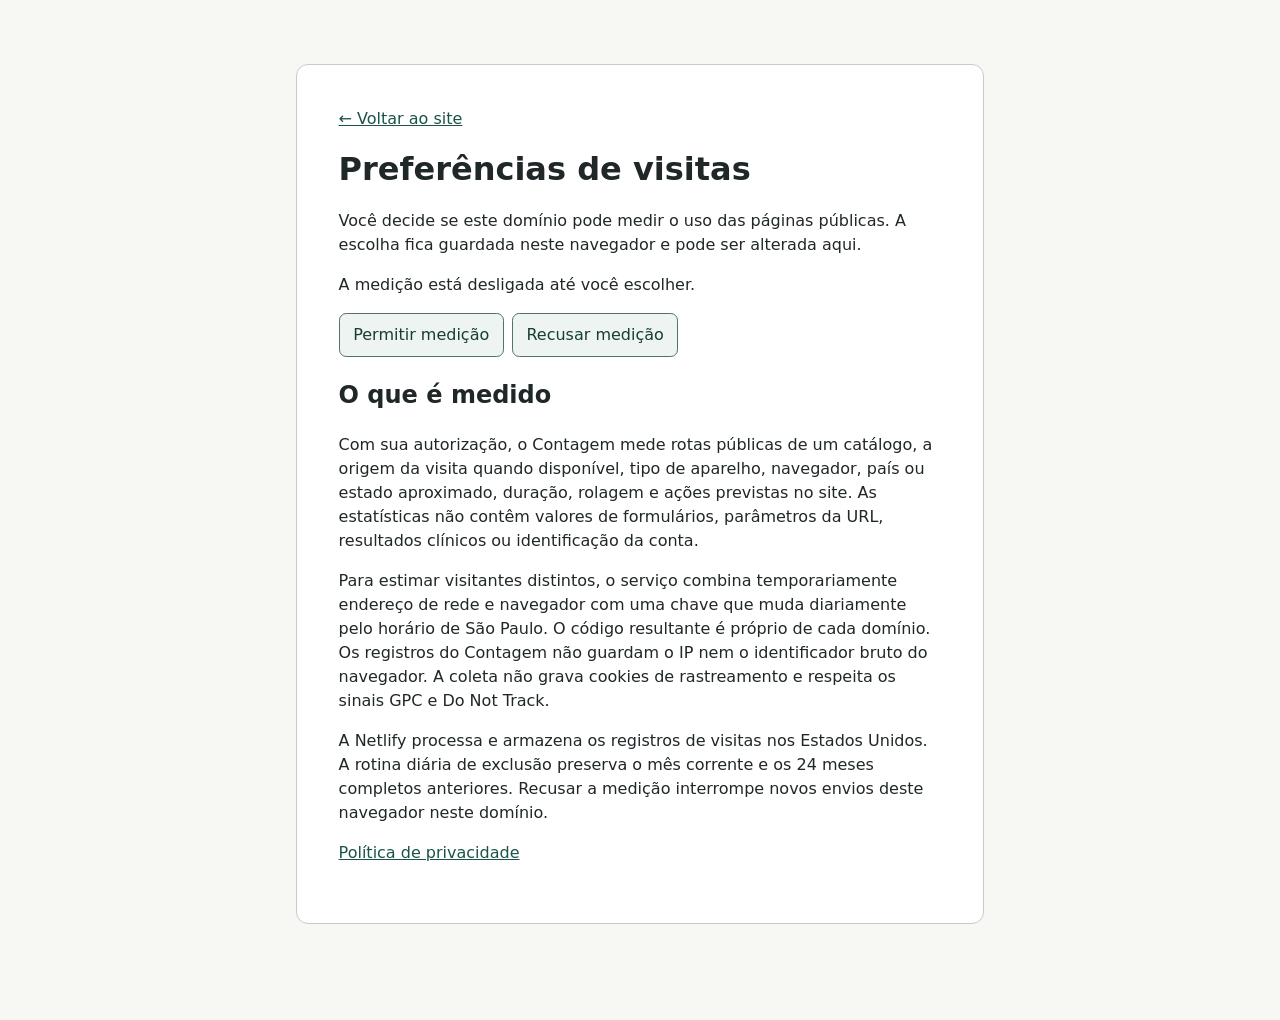
<file: preferencias-de-visitas/index.html>
<!doctype html>
<html lang="pt-BR">
<head><meta charset="utf-8"><meta name="viewport" content="width=device-width,initial-scale=1"><meta name="robots" content="noindex,follow"><title>Preferências de visitas · Orquestrator</title>
<link rel="stylesheet" href="/assets/contagem/escolhas-8204abf00325.css"><script defer src="/assets/contagem/escolhas-71f63cbb0ebc.js"></script></head>
<body class="preferencias"><main>
<a href="/">← Voltar ao site</a>
<h1>Preferências de visitas</h1>
<p>Você decide se este domínio pode medir o uso das páginas públicas. A escolha fica guardada neste navegador e pode ser alterada aqui.</p>
<section id="escolha-contagem" aria-label="Sua escolha"></section>
<noscript>O JavaScript está desativado. A medição de visitas está desligada.</noscript>
<h2>O que é medido</h2>
<p>Com sua autorização, o Contagem mede rotas públicas de um catálogo, a origem da visita quando disponível, tipo de aparelho, navegador, país ou estado aproximado, duração, rolagem e ações previstas no site. As estatísticas não contêm valores de formulários, parâmetros da URL, resultados clínicos ou identificação da conta.</p><p>Para estimar visitantes distintos, o serviço combina temporariamente endereço de rede e navegador com uma chave que muda diariamente pelo horário de São Paulo. O código resultante é próprio de cada domínio. Os registros do Contagem não guardam o IP nem o identificador bruto do navegador. A coleta não grava cookies de rastreamento e respeita os sinais GPC e Do Not Track.</p><p>A Netlify processa e armazena os registros de visitas nos Estados Unidos. A rotina diária de exclusão preserva o mês corrente e os 24 meses completos anteriores. Recusar a medição interrompe novos envios deste navegador neste domínio.</p>
<p><a href="https://orquestrator.ai/privacidade/">Política de privacidade</a></p>
</main></body></html>
</file>
<file: _next/static/chunks/0lvwnnsfboetd.css>
@font-face{font-family:Zen Kaku Gothic New;font-style:normal;font-weight:400;font-display:swap;src:url(../media/dcdf61a4cd4eb0c8-s.0um6abasbr2i5.woff2)format("woff2");unicode-range:U+FFD7,U+FFDA-FFDC,U+FFE0-FFE2,U+FFE4,U+FFE6,U+FFE8-FFEE,U+1F100-1F10C,U+1F110-1F16C,U+1F170-1F1AC,U+1F200-1F202,U+1F210-1F234}@font-face{font-family:Zen Kaku Gothic New;font-style:normal;font-weight:400;font-display:swap;src:url(../media/0ddfff3bbcb79839-s.01b~3tdtwo4er.woff2)format("woff2");unicode-range:U+FA10,U+FA12-FA6D,U+FB00-FB04,U+FE10-FE19,U+FE30-FE42,U+FE44-FE52,U+FE54-FE66,U+FE68-FE6B,U+FF02,U+FF04,U+FF07,U+FF51,U+FF5B,U+FF5D,U+FF5F-FF60,U+FF66,U+FF69,U+FF87,U+FFA1-FFBE,U+FFC2-FFC7,U+FFCA-FFCF,U+FFD2-FFD6}@font-face{font-family:Zen Kaku Gothic New;font-style:normal;font-weight:400;font-display:swap;src:url(../media/738a421a728acb59-s.0m87zgk14i.hr.woff2)format("woff2");unicode-range:U+F92D-F959,U+F95B-F9F2,U+F9F4-FA0B,U+FA0E-FA0F}@font-face{font-family:Zen Kaku Gothic New;font-style:normal;font-weight:400;font-display:swap;src:url(../media/a2749daeb572b3ee-s.0w52-g2awh~07.woff2)format("woff2");unicode-range:U+9E8B-9E8C,U+9E8E-9E8F,U+9E91-9E92,U+9E95-9E96,U+9E98,U+9E9B,U+9E9D-9E9E,U+9EA4-9EA5,U+9EA8-9EAA,U+9EAC-9EB0,U+9EB3-9EB5,U+9EB8,U+9EBC-9EBF,U+9EC3,U+9EC6,U+9EC8,U+9ECB-9ECD,U+9ECF-9ED1,U+9ED4-9ED5,U+9ED8,U+9EDB-9EE0,U+9EE4-9EE5,U+9EE7-9EE8,U+9EEC-9EF2,U+9EF4-9EF9,U+9EFB-9EFF,U+9F02-9F03,U+9F07-9F09,U+9F0E-9F12,U+9F14-9F17,U+9F19-9F1B,U+9F1F-9F22,U+9F26,U+9F2A-9F2C,U+9F2F,U+9F31-9F32,U+9F34,U+9F37,U+9F39-9F3A,U+9F3C-9F3F,U+9F41,U+9F43-9F47,U+9F4A,U+9F4E-9F50,U+9F52-9F58,U+9F5A,U+9F5D-9F61,U+9F63,U+9F66-9F6A,U+9F6C-9F73,U+9F75-9F77,U+9F7A,U+9F7D,U+9F7F,U+9F8F-9F92,U+9F94-9F97,U+9F99,U+9F9C-9FA3,U+9FA5,U+9FB4,U+9FBC-9FC2,U+9FC4,U+9FC6,U+9FCC,U+F900-F92C}@font-face{font-family:Zen Kaku Gothic New;font-style:normal;font-weight:400;font-display:swap;src:url(../media/c3300aebe7b73296-s.0tihinln.26r3.woff2)format("woff2");unicode-range:U+9C3E,U+9C41,U+9C43-9C4A,U+9C4E-9C50,U+9C52-9C54,U+9C56,U+9C58,U+9C5A-9C61,U+9C63,U+9C65,U+9C67-9C6B,U+9C6D-9C6E,U+9C70,U+9C72,U+9C75-9C78,U+9C7A-9C7C,U+9CE6-9CE7,U+9CEB-9CEC,U+9CF0,U+9CF2,U+9CF6-9CF7,U+9CF9,U+9D02-9D03,U+9D06-9D09,U+9D0B,U+9D0E,U+9D11-9D12,U+9D15,U+9D17-9D18,U+9D1B-9D1F,U+9D23,U+9D26,U+9D2A-9D2C,U+9D2F-9D30,U+9D32-9D34,U+9D3A,U+9D3C-9D3F,U+9D41-9D48,U+9D4A,U+9D50-9D54,U+9D59,U+9D5D-9D65,U+9D69-9D6C,U+9D6F-9D70,U+9D72-9D73,U+9D76-9D77,U+9D7A-9D7C,U+9D7E,U+9D83-9D84,U+9D86-9D87,U+9D89-9D8A,U+9D8D-9D8E,U+9D92-9D93,U+9D95-9D9A,U+9DA1,U+9DA4,U+9DA9-9DAC,U+9DAE,U+9DB1-9DB2,U+9DB5,U+9DB8-9DBD,U+9DBF-9DC4,U+9DC6-9DC7,U+9DC9-9DCA,U+9DCF,U+9DD3-9DD7,U+9DD9-9DDA,U+9DDE-9DE0,U+9DE3,U+9DE5-9DE7,U+9DE9,U+9DEB,U+9DED-9DF0,U+9DF3-9DF4,U+9DF8,U+9DFD-9DFE,U+9E02,U+9E07,U+9E0A,U+9E0D-9E0E,U+9E10-9E12,U+9E15-9E16,U+9E19-9E1F,U+9E75,U+9E79-9E7D,U+9E80-9E85,U+9E87-9E88}@font-face{font-family:Zen Kaku Gothic New;font-style:normal;font-weight:400;font-display:swap;src:url(../media/ed314b3907b3cd95-s.0kyggsiqnteo5.woff2)format("woff2");unicode-range:U+9AE5-9AE7,U+9AE9,U+9AEB-9AEC,U+9AEE-9AEF,U+9AF1-9AF5,U+9AF7,U+9AF9-9AFB,U+9AFD,U+9AFF-9B06,U+9B08-9B09,U+9B0B-9B0E,U+9B10,U+9B12,U+9B16,U+9B18-9B1D,U+9B1F-9B20,U+9B22-9B23,U+9B25-9B2F,U+9B32-9B35,U+9B37,U+9B39-9B3B,U+9B3D,U+9B43-9B44,U+9B48,U+9B4B-9B4F,U+9B51,U+9B55-9B58,U+9B5B,U+9B5E,U+9B61,U+9B63,U+9B65-9B66,U+9B68,U+9B6A-9B6F,U+9B72-9B79,U+9B7F-9B80,U+9B83-9B87,U+9B89-9B8B,U+9B8D,U+9B8F-9B94,U+9B96-9B97,U+9B9A,U+9B9D-9BA0,U+9BA6-9BA7,U+9BA9-9BAA,U+9BAC,U+9BB0-9BB2,U+9BB4,U+9BB7-9BB9,U+9BBB-9BBC,U+9BBE-9BC1,U+9BC6-9BC8,U+9BCA,U+9BCE-9BD2,U+9BD4,U+9BD7-9BD8,U+9BDD,U+9BDF,U+9BE1-9BE5,U+9BE7,U+9BEA-9BEB,U+9BEE-9BF3,U+9BF5,U+9BF7-9BFA,U+9BFD,U+9BFF-9C00,U+9C02,U+9C04,U+9C06,U+9C08-9C0D,U+9C0F-9C16,U+9C18-9C1E,U+9C21-9C2A,U+9C2D-9C32,U+9C35-9C37,U+9C39-9C3A,U+9C3D}@font-face{font-family:Zen Kaku Gothic New;font-style:normal;font-weight:400;font-display:swap;src:url(../media/eb3f5c4a8957f35e-s.0n89bjtqda00..woff2)format("woff2");unicode-range:U+98EB,U+98ED-98EE,U+98F0-98F1,U+98F3,U+98F6,U+9902,U+9907-9909,U+9911-9912,U+9914-9918,U+991A-9922,U+9924,U+9926-9927,U+992B-992C,U+992E,U+9931-9935,U+9939-993E,U+9940-9942,U+9945-9949,U+994B-994E,U+9950-9952,U+9954-9955,U+9958-9959,U+995B-995C,U+995E-9960,U+9963,U+9997-9998,U+999B,U+999D-999F,U+99A3,U+99A5-99A6,U+99A8,U+99AD-99AE,U+99B0-99B2,U+99B5,U+99B9-99BA,U+99BC-99BD,U+99BF,U+99C1,U+99C3,U+99C8-99C9,U+99D1,U+99D3-99D5,U+99D8-99DF,U+99E1-99E2,U+99E7,U+99EA-99EE,U+99F0-99F2,U+99F4-99F5,U+99F8-99F9,U+99FB-99FE,U+9A01-9A05,U+9A08,U+9A0A-9A0C,U+9A0F-9A11,U+9A16,U+9A1A,U+9A1E,U+9A20,U+9A22-9A24,U+9A27,U+9A2B,U+9A2D-9A2E,U+9A31,U+9A33,U+9A35-9A38,U+9A3E,U+9A40-9A45,U+9A47,U+9A4A-9A4E,U+9A51-9A52,U+9A54-9A58,U+9A5B,U+9A5D,U+9A5F,U+9A62,U+9A64-9A65,U+9A69-9A6C,U+9AAA,U+9AAC-9AB0,U+9AB2,U+9AB4-9AB7,U+9AB9,U+9ABB-9AC1,U+9AC3,U+9AC6,U+9AC8,U+9ACE-9AD3,U+9AD5-9AD7,U+9ADB-9ADC,U+9ADE-9AE0,U+9AE2-9AE4}@font-face{font-family:Zen Kaku Gothic New;font-style:normal;font-weight:400;font-display:swap;src:url(../media/4315f8d8c2724816-s.082ucx8x2w1nu.woff2)format("woff2");unicode-range:U+971D,U+9721-9724,U+9728,U+972A,U+9730-9731,U+9733,U+9736,U+9738-9739,U+973B,U+973D-973E,U+9741-9744,U+9746-974A,U+974D-974F,U+9751,U+9755,U+9757-9758,U+975A-975C,U+9760-9761,U+9763-9764,U+9766-9768,U+976A-976B,U+976E,U+9771,U+9773,U+9776-977D,U+977F-9781,U+9785-9786,U+9789,U+978B,U+978F-9790,U+9795-9797,U+9799-979A,U+979C,U+979E-97A0,U+97A2-97A3,U+97A6,U+97A8,U+97AB-97AC,U+97AE,U+97B1-97B6,U+97B8-97BA,U+97BC,U+97BE-97BF,U+97C1,U+97C3-97CE,U+97D0-97D1,U+97D4,U+97D7-97D9,U+97DB-97DE,U+97E0-97E1,U+97E4,U+97E6,U+97ED-97EF,U+97F1-97F2,U+97F4-97F8,U+97FA,U+9804,U+9807,U+980A,U+980C-980F,U+9814,U+9816-9817,U+9819-981A,U+981C,U+981E,U+9820-9821,U+9823-9826,U+982B,U+982E-9830,U+9832-9835,U+9837,U+9839,U+983D-983E,U+9844,U+9846-9847,U+984A-984B,U+984F,U+9851-9853,U+9856-9857,U+9859-985B,U+9862-9863,U+9865-9866,U+986A-986C,U+986F-9871,U+9873-9875,U+98AA-98AB,U+98AD-98AE,U+98B0-98B1,U+98B4,U+98B6-98B8,U+98BA-98BC,U+98BF,U+98C2-98C8,U+98CB-98CC,U+98CE,U+98DC,U+98DE,U+98E0-98E1,U+98E3,U+98E5-98E7,U+98E9-98EA}@font-face{font-family:Zen Kaku Gothic New;font-style:normal;font-weight:400;font-display:swap;src:url(../media/939677055ab1a731-s.14s6euoc2p.20.woff2)format("woff2");unicode-range:U+944A,U+944C,U+9452-9453,U+9455,U+9459-945C,U+945E-9463,U+9468,U+946A-946B,U+946D-9472,U+9475,U+9477,U+947C-947F,U+9481,U+9483-9485,U+9578-9579,U+957E-957F,U+9582,U+9584,U+9586-9588,U+958A,U+958C-958F,U+9592,U+9594,U+9596,U+9598-9599,U+959D-95A1,U+95A4,U+95A6-95A9,U+95AB-95AD,U+95B1,U+95B4,U+95B6,U+95B9-95BF,U+95C3,U+95C6,U+95C8-95CD,U+95D0-95D6,U+95D9-95DA,U+95DC-95E2,U+95E4-95E6,U+95E8,U+961D-961E,U+9621-9622,U+9624-9626,U+9628,U+962C,U+962E-962F,U+9631,U+9633-9634,U+9637-963A,U+963C-963D,U+9641-9642,U+964B-964C,U+964F,U+9652,U+9654,U+9656-9658,U+965C-965F,U+9661,U+9666,U+966A,U+966C,U+966E,U+9672,U+9674,U+9677,U+967B-967C,U+967E-967F,U+9681-9684,U+9689,U+968B,U+968D,U+9691,U+9695-9698,U+969A,U+969D,U+969F,U+96A4-96AA,U+96AE-96B4,U+96B6,U+96B8-96BB,U+96BD,U+96C1,U+96C9-96CB,U+96CD-96CE,U+96D2,U+96D5-96D6,U+96D8-96DA,U+96DC-96DF,U+96E9,U+96EF,U+96F1,U+96F9-96FA,U+9702-9706,U+9708-9709,U+970D-970F,U+9711,U+9713-9714,U+9716,U+9719-971B}@font-face{font-family:Zen Kaku Gothic New;font-style:normal;font-weight:400;font-display:swap;src:url(../media/233fdec80b27e019-s.02b94f-r603fy.woff2)format("woff2");unicode-range:U+92BC-92BD,U+92BF-92C3,U+92C5-92C8,U+92CB-92D0,U+92D2-92D3,U+92D5,U+92D7-92D9,U+92DC-92DD,U+92DF-92E1,U+92E3-92E5,U+92E7-92EA,U+92EC,U+92EE,U+92F0,U+92F2,U+92F7-92FB,U+92FF-9300,U+9302,U+9304,U+9308,U+930D,U+930F-9311,U+9314-9315,U+9318-931A,U+931C-931F,U+9321-9325,U+9327-932B,U+932E,U+9333-9337,U+933A-933B,U+9344,U+9347-934A,U+934D,U+9350-9352,U+9354-9358,U+935A,U+935C,U+935E,U+9360,U+9364-9365,U+9367,U+9369-936D,U+936F-9371,U+9373-9374,U+9376,U+937A,U+937D-9382,U+9388,U+938A-938B,U+938D,U+938F,U+9392,U+9394-9395,U+9397-9398,U+939A-939B,U+939E,U+93A1,U+93A3-93A4,U+93A6,U+93A8-93A9,U+93AB-93AD,U+93B0,U+93B4-93B6,U+93B9-93BB,U+93C1,U+93C3-93CD,U+93D0-93D1,U+93D3,U+93D6-93D9,U+93DC-93DF,U+93E2,U+93E4-93E8,U+93F1,U+93F5,U+93F7-93FB,U+93FD,U+9401-9404,U+9407-9409,U+940D-9410,U+9413-9417,U+9419-941A,U+941F,U+9421,U+942B,U+942E-942F,U+9431-9434,U+9436,U+9438,U+943A-943B,U+943D,U+943F,U+9441,U+9443-9445,U+9448}@font-face{font-family:Zen Kaku Gothic New;font-style:normal;font-weight:400;font-display:swap;src:url(../media/8a3dbcdc558f8d2b-s.10zg~se3m7tds.woff2)format("woff2");unicode-range:U+9143,U+9146-914C,U+914F,U+9153,U+9156-915B,U+9161,U+9163-9165,U+9167,U+9169,U+916D,U+9172-9174,U+9179-917B,U+9181-9183,U+9185-9187,U+9189-918B,U+918E,U+9191,U+9193-9195,U+9197-9198,U+919E,U+91A1-91A2,U+91A6,U+91A8,U+91AA-91B6,U+91BA-91BD,U+91BF-91C6,U+91C9,U+91CB,U+91D0,U+91D3-91D4,U+91D6-91D7,U+91D9-91DB,U+91DE-91DF,U+91E1,U+91E4-91E6,U+91E9-91EA,U+91EC-91F1,U+91F5-91F7,U+91F9,U+91FB-91FD,U+91FF-9201,U+9204-9207,U+9209-920A,U+920C,U+920E,U+9210-9218,U+921C-921E,U+9223-9226,U+9228-9229,U+922C,U+922E-9230,U+9233,U+9235-923A,U+923C,U+923E-9240,U+9242-9243,U+9245-924B,U+924D-9251,U+9256-925A,U+925C-925E,U+9260-9261,U+9264-9269,U+926E-9270,U+9275-9279,U+927B-927F,U+9288-928A,U+928D-928E,U+9291-9293,U+9295-9297,U+9299,U+929B-929C,U+929F-92A0,U+92A4-92A5,U+92A7-92A8,U+92AB,U+92AF,U+92B2-92B3,U+92B6-92BB}@font-face{font-family:Zen Kaku Gothic New;font-style:normal;font-weight:400;font-display:swap;src:url(../media/2631db811ded7258-s.06thf1kk0l.b~.woff2)format("woff2");unicode-range:U+8F52-8F55,U+8F57-8F58,U+8F5C-8F5E,U+8F61-8F66,U+8F9C-8F9D,U+8F9F-8FA2,U+8FA4-8FA8,U+8FAD-8FAF,U+8FB4-8FB8,U+8FBE,U+8FC0-8FC2,U+8FC6,U+8FC8,U+8FCA-8FCB,U+8FCD,U+8FD0,U+8FD2-8FD3,U+8FD5,U+8FDA,U+8FE0,U+8FE2-8FE5,U+8FE8-8FEA,U+8FED-8FEF,U+8FF1,U+8FF4-8FF6,U+8FF8-8FFB,U+8FFE,U+9002,U+9004-9005,U+9008,U+900B-900E,U+9011,U+9013,U+9015-9016,U+9018,U+901B,U+901E,U+9021,U+9027-902A,U+902C-902D,U+902F,U+9033-9037,U+9039,U+903C,U+903E-903F,U+9041,U+9043-9044,U+9049,U+904C,U+904F-9052,U+9056,U+9058,U+905B-905E,U+9062,U+9066-9068,U+906C,U+906F-9070,U+9072,U+9074,U+9076,U+9079,U+9080-9083,U+9085,U+9087-9088,U+908B-908C,U+908E-9090,U+9095,U+9097-9099,U+909B,U+90A0-90A2,U+90A5,U+90A8,U+90AF-90B6,U+90BD-90BE,U+90C3-90C5,U+90C7-90C9,U+90CC,U+90D2,U+90D5,U+90D7-90D9,U+90DB-90DF,U+90E2,U+90E4-90E5,U+90EB,U+90EF-90F0,U+90F2,U+90F4,U+90F6,U+90FE-9100,U+9102,U+9104-9106,U+9108,U+910D,U+9110,U+9112,U+9114-911A,U+911C,U+911E,U+9120,U+9122-9123,U+9125,U+9127,U+9129,U+912D-9132,U+9134,U+9136-9137,U+9139-913A,U+913C-913D}@font-face{font-family:Zen Kaku Gothic New;font-style:normal;font-weight:400;font-display:swap;src:url(../media/2fdfef49285ed139-s.0_-q6381ovynr.woff2)format("woff2");unicode-range:U+8DC0,U+8DC2,U+8DC5-8DC8,U+8DCA-8DCC,U+8DCE-8DCF,U+8DD1,U+8DD4-8DD7,U+8DD9-8DDB,U+8DDF,U+8DE3-8DE5,U+8DE7,U+8DEA-8DEC,U+8DF0-8DF2,U+8DF4,U+8DFC-8DFD,U+8DFF,U+8E01,U+8E04-8E06,U+8E08-8E09,U+8E0B-8E0C,U+8E10-8E11,U+8E14,U+8E16,U+8E1D-8E23,U+8E26-8E27,U+8E30-8E31,U+8E33-8E39,U+8E3D,U+8E40-8E42,U+8E44,U+8E47-8E50,U+8E54-8E55,U+8E59,U+8E5B-8E64,U+8E69,U+8E6C-8E6D,U+8E6F-8E72,U+8E75-8E77,U+8E79-8E7C,U+8E81-8E85,U+8E89,U+8E8B,U+8E90-8E95,U+8E98-8E9B,U+8E9D-8E9E,U+8EA1-8EA2,U+8EA7,U+8EA9-8EAA,U+8EAC-8EB1,U+8EB3,U+8EB5-8EB6,U+8EBA-8EBB,U+8EBE,U+8EC0-8EC1,U+8EC3-8EC8,U+8ECB,U+8ECF,U+8ED1,U+8ED4,U+8EDB-8EDC,U+8EE3,U+8EE8,U+8EEB,U+8EED-8EEE,U+8EF0-8EF1,U+8EF7,U+8EF9-8EFC,U+8EFE,U+8F00,U+8F02,U+8F05,U+8F07-8F08,U+8F0A,U+8F0F-8F10,U+8F12-8F13,U+8F15-8F19,U+8F1B-8F1C,U+8F1E-8F21,U+8F23,U+8F25-8F28,U+8F2B-8F2F,U+8F33-8F37,U+8F39-8F3B,U+8F3E,U+8F40-8F43,U+8F45-8F47,U+8F49-8F4A,U+8F4C-8F4F,U+8F51}@font-face{font-family:Zen Kaku Gothic New;font-style:normal;font-weight:400;font-display:swap;src:url(../media/a0dcb2130d40dd22-s.0b_zf8l2i0how.woff2)format("woff2");unicode-range:U+8B2D,U+8B30,U+8B37,U+8B3C,U+8B3E,U+8B41-8B46,U+8B48-8B49,U+8B4C-8B4F,U+8B51-8B54,U+8B56,U+8B59,U+8B5B,U+8B5E-8B5F,U+8B63,U+8B69,U+8B6B-8B6D,U+8B6F,U+8B71,U+8B74,U+8B76,U+8B78-8B79,U+8B7C-8B81,U+8B84-8B85,U+8B8A-8B8F,U+8B92-8B96,U+8B99-8B9A,U+8B9C-8BA0,U+8C38-8C3A,U+8C3D-8C3F,U+8C41,U+8C45,U+8C47-8C49,U+8C4B-8C4C,U+8C4E-8C51,U+8C53-8C55,U+8C57-8C59,U+8C5B,U+8C5D,U+8C62-8C64,U+8C66,U+8C68-8C69,U+8C6B-8C6D,U+8C73,U+8C75-8C76,U+8C78,U+8C7A-8C7C,U+8C7E,U+8C82,U+8C85-8C87,U+8C89-8C8B,U+8C8D-8C8E,U+8C90,U+8C92-8C94,U+8C98-8C99,U+8C9B-8C9C,U+8C9F,U+8CA4,U+8CAD-8CAE,U+8CB2-8CB3,U+8CB6,U+8CB9-8CBA,U+8CBD,U+8CC1-8CC2,U+8CC4-8CC6,U+8CC8-8CC9,U+8CCB,U+8CCD-8CCF,U+8CD2,U+8CD5-8CD6,U+8CD9-8CDA,U+8CDD,U+8CE1,U+8CE3-8CE4,U+8CE6,U+8CE8,U+8CEC,U+8CEF-8CF2,U+8CF4-8CF5,U+8CF7-8CF8,U+8CFA-8CFB,U+8CFD-8CFF,U+8D01,U+8D03-8D04,U+8D07,U+8D09-8D0B,U+8D0D-8D10,U+8D12-8D14,U+8D16-8D17,U+8D1B-8D1D,U+8D65,U+8D67,U+8D69,U+8D6B-8D6E,U+8D71,U+8D73,U+8D76,U+8D7F,U+8D81-8D82,U+8D84,U+8D88,U+8D8D,U+8D90-8D91,U+8D95,U+8D99,U+8D9E-8DA0,U+8DA6,U+8DA8,U+8DAB-8DAC,U+8DAF,U+8DB2,U+8DB5,U+8DB7,U+8DB9-8DBC,U+8DBE}@font-face{font-family:Zen Kaku Gothic New;font-style:normal;font-weight:400;font-display:swap;src:url(../media/645fa73135e4f907-s.0vggh1kez5exw.woff2)format("woff2");unicode-range:U+8973-8975,U+8977,U+897A-897E,U+8980,U+8983,U+8988-898A,U+898D,U+8990,U+8993-8995,U+8998,U+899B-899C,U+899F-89A1,U+89A5-89A6,U+89A9,U+89AC,U+89AF-89B0,U+89B2,U+89B4-89B7,U+89BA,U+89BC-89BD,U+89BF-89C1,U+89D4-89D8,U+89DA,U+89DC-89DD,U+89E5,U+89E7,U+89E9,U+89EB,U+89ED,U+89F1,U+89F3-89F4,U+89F6,U+89F8-89F9,U+89FD,U+89FF,U+8A01,U+8A04-8A05,U+8A07,U+8A0C,U+8A0F-8A12,U+8A14-8A16,U+8A1B,U+8A1D-8A1E,U+8A20-8A22,U+8A24-8A26,U+8A2B-8A2C,U+8A2F,U+8A35-8A37,U+8A3B,U+8A3D-8A3E,U+8A40-8A41,U+8A43,U+8A45-8A49,U+8A4D-8A4E,U+8A51-8A54,U+8A56-8A58,U+8A5B-8A5D,U+8A61-8A62,U+8A65,U+8A67,U+8A6C-8A6D,U+8A75-8A77,U+8A79-8A7C,U+8A7E-8A80,U+8A82-8A86,U+8A8B,U+8A8F-8A92,U+8A96-8A97,U+8A99-8A9A,U+8A9F,U+8AA1,U+8AA3,U+8AA5-8AAA,U+8AAE-8AAF,U+8AB3,U+8AB6-8AB7,U+8ABB-8ABC,U+8ABE,U+8AC2-8AC4,U+8AC6,U+8AC8-8ACA,U+8ACC-8ACD,U+8AD0-8AD1,U+8AD3-8AD5,U+8AD7,U+8ADA-8AE2,U+8AE4,U+8AE7,U+8AEB-8AEC,U+8AEE,U+8AF0-8AF1,U+8AF3-8AF7,U+8AFA,U+8AFC,U+8AFF,U+8B01-8B02,U+8B04-8B07,U+8B0A-8B0D,U+8B0F-8B11,U+8B14,U+8B16,U+8B1A,U+8B1C,U+8B1E-8B20,U+8B26,U+8B28,U+8B2B-8B2C}@font-face{font-family:Zen Kaku Gothic New;font-style:normal;font-weight:400;font-display:swap;src:url(../media/8d6789bfa3d866d8-s.0-deb-nrq.xk9.woff2)format("woff2");unicode-range:U+87E2-87E6,U+87EA-87ED,U+87EF,U+87F1,U+87F3,U+87F5-87F8,U+87FA-87FB,U+87FE-87FF,U+8801,U+8803,U+8805-8807,U+8809-880B,U+880D-8816,U+8818-881C,U+881E-881F,U+8821-8822,U+8827-8828,U+882D-882E,U+8830-8832,U+8835-8836,U+8839-883C,U+8841-8845,U+8848-884B,U+884D-884E,U+8851-8852,U+8855-8856,U+8858-885A,U+885C,U+885E-8860,U+8862,U+8864,U+8869,U+886B,U+886E-886F,U+8871-8872,U+8875,U+8877,U+8879,U+887B,U+887D-887E,U+8880-8882,U+8888,U+888D,U+8892,U+8897-889C,U+889E-88A0,U+88A2,U+88A4,U+88A8,U+88AA,U+88AE,U+88B0-88B1,U+88B5,U+88B7,U+88BA,U+88BC-88C0,U+88C3-88C4,U+88C6,U+88CA-88CE,U+88D1-88D4,U+88D8-88D9,U+88DB,U+88DD-88E1,U+88E7-88E8,U+88EF-88F2,U+88F4-88F5,U+88F7,U+88F9,U+88FC,U+8901-8902,U+8904,U+8906,U+890A,U+890C-890F,U+8913,U+8915-8916,U+8918-891A,U+891C-891E,U+8920,U+8925-8928,U+892A-892B,U+8930-8932,U+8935-893B,U+893E,U+8940-8946,U+8949,U+894C-894D,U+894F,U+8952,U+8956-8957,U+895A-895C,U+895E,U+8960-8964,U+8966,U+896A-896B,U+896D-8970}@font-face{font-family:Zen Kaku Gothic New;font-style:normal;font-weight:400;font-display:swap;src:url(../media/435219b1115db7dc-s.0nsrzpcqe.oxf.woff2)format("woff2");unicode-range:U+8655-8659,U+865B,U+865D-8664,U+8667,U+8669,U+866C,U+866F,U+8671,U+8675-8677,U+867A-867B,U+867D,U+8687-8689,U+868B-868D,U+8691,U+8693,U+8695-8696,U+8698,U+869A,U+869C-869D,U+86A1,U+86A3-86A4,U+86A6-86AB,U+86AD,U+86AF-86B1,U+86B3-86B9,U+86BF-86C1,U+86C3-86C6,U+86C9,U+86CB,U+86CE,U+86D1-86D2,U+86D4-86D5,U+86D7,U+86DA,U+86DC,U+86DE-86E0,U+86E3-86E7,U+86E9,U+86EC-86ED,U+86EF,U+86F8-86FE,U+8700,U+8703-870B,U+870D-8714,U+8719-871A,U+871E-871F,U+8721-8723,U+8725,U+8728-8729,U+872E-872F,U+8731-8732,U+8734,U+8737,U+8739-8740,U+8743,U+8745,U+8749,U+874B-874E,U+8751,U+8753,U+8755,U+8757-8759,U+875D,U+875F-8761,U+8763-8766,U+8768,U+876A,U+876E-876F,U+8771-8772,U+8774,U+8778,U+877B-877C,U+877F,U+8782-8789,U+878B-878C,U+878E,U+8790,U+8793,U+8795,U+8797-8799,U+879E-87A0,U+87A2-87A3,U+87A7,U+87AB-87AF,U+87B1,U+87B3,U+87B5,U+87BB,U+87BD-87C1,U+87C4,U+87C6-87CB,U+87CE,U+87D0,U+87D2,U+87D5-87D6,U+87D9-87DA,U+87DC,U+87DF-87E0}@font-face{font-family:Zen Kaku Gothic New;font-style:normal;font-weight:400;font-display:swap;src:url(../media/779077b526e22721-s.02iadcjp.x4yz.woff2)format("woff2");unicode-range:U+84B4,U+84B9-84BB,U+84BD-84C2,U+84C6-84CA,U+84CC-84D1,U+84D3,U+84D6,U+84D9-84DA,U+84DC,U+84E7,U+84EA,U+84EC,U+84EF-84F2,U+84F4,U+84F7,U+84FA-84FD,U+84FF-8500,U+8502-8503,U+8506-8507,U+850C,U+850E,U+8510,U+8514-8515,U+8517-8518,U+851A-851C,U+851E-851F,U+8521-8525,U+8527,U+852A-852C,U+852F,U+8532-8534,U+8536,U+853E-8541,U+8543,U+8546,U+8548,U+854A-854B,U+854F-8553,U+8555-855A,U+855C-8564,U+8569-856B,U+856D,U+856F,U+8577,U+8579-857B,U+857D-8581,U+8585-8586,U+8588-858C,U+858F-8591,U+8593,U+8597-8598,U+859B-859D,U+859F-85A0,U+85A2,U+85A4-85A5,U+85A7-85A8,U+85AD-85B0,U+85B4,U+85B6-85BA,U+85BC-85BF,U+85C1-85C2,U+85C7,U+85C9-85CB,U+85CE-85D0,U+85D5,U+85D8-85DA,U+85DC,U+85DF-85E1,U+85E5-85E6,U+85E8,U+85ED,U+85F3-85F4,U+85F6-85F7,U+85F9-85FA,U+85FC,U+85FE-8600,U+8602,U+8604-8606,U+860A-860B,U+860D-860E,U+8610-8613,U+8616-861B,U+861E,U+8621-8622,U+8624,U+8627,U+8629,U+862F-8630,U+8636,U+8638-863A,U+863C-863D,U+863F-8642,U+8646,U+864D,U+8652-8654}@font-face{font-family:Zen Kaku Gothic New;font-style:normal;font-weight:400;font-display:swap;src:url(../media/f89158891aa0c13d-s.16a39ceeey1xu.woff2)format("woff2");unicode-range:U+82E8,U+82EA,U+82ED,U+82EF,U+82F3-82F4,U+82F6-82F7,U+82F9,U+82FB,U+82FD-82FE,U+8300-8301,U+8303,U+8306-8308,U+830A-830C,U+8316-8318,U+831B,U+831D-831F,U+8321-8323,U+832B-8335,U+8337,U+833A,U+833C-833D,U+8340,U+8342-8347,U+834A,U+834D-8351,U+8353-8357,U+835A,U+8362-8363,U+8370,U+8373,U+8375,U+8378,U+837C-837D,U+837F-8380,U+8382,U+8384-8387,U+838A,U+838D-838E,U+8392-8396,U+8398-83A0,U+83A2,U+83A6-83AD,U+83B1,U+83B5,U+83BD-83C1,U+83C7,U+83C9,U+83CE-83D1,U+83D4,U+83D6,U+83D8,U+83DD,U+83DF-83E1,U+83E5,U+83E8,U+83EA-83EB,U+83F0,U+83F2,U+83F4,U+83F6-83F9,U+83FB-83FD,U+8401,U+8403-8404,U+8406-8407,U+840A-840B,U+840D,U+840F,U+8411,U+8413,U+8415,U+8417,U+8419,U+8420,U+8422,U+842A,U+842F,U+8431,U+8435,U+8438-8439,U+843C,U+8445-8448,U+844A,U+844D-844F,U+8451-8452,U+8456,U+8458-845A,U+845C,U+845F-8462,U+8464-8467,U+8469-846B,U+846D-8470,U+8473-8474,U+8476-847A,U+847C-847D,U+8481-8482,U+8484-8485,U+848B,U+8490,U+8492-8493,U+8495,U+8497,U+849C,U+849E-849F,U+84A1,U+84A6,U+84A8-84AA,U+84AD,U+84AF,U+84B1}@font-face{font-family:Zen Kaku Gothic New;font-style:normal;font-weight:400;font-display:swap;src:url(../media/5906401323bddd9f-s.09z63wzqgr5e3.woff2)format("woff2");unicode-range:U+814A,U+814C,U+8151-8153,U+8157,U+815F-8161,U+8165-8169,U+816D-816F,U+8171,U+8173-8174,U+8177,U+8180-8186,U+8188,U+818A-818B,U+818E,U+8190,U+8193,U+8195-8196,U+8198,U+819B,U+819E,U+81A0,U+81A2,U+81A4,U+81A9,U+81AE,U+81B0,U+81B2,U+81B4-81B5,U+81B8,U+81BA-81BB,U+81BD-81BE,U+81C0-81C3,U+81C5-81C6,U+81C8-81CB,U+81CD-81CF,U+81D1,U+81D5-81DB,U+81DD-81E1,U+81E4-81E5,U+81E7,U+81EB-81EC,U+81EF-81F2,U+81F5-81F6,U+81F8-81FB,U+81FD-8205,U+8209-820B,U+820D,U+820F,U+8212-8214,U+8216,U+8219-821D,U+8221-8222,U+8228-8229,U+822B,U+822E,U+8232-8235,U+8237-8238,U+823A,U+823C,U+8240,U+8243-8246,U+8249,U+824B,U+824E-824F,U+8251,U+8256-825A,U+825C-825D,U+825F-8260,U+8262-8264,U+8267-8268,U+826A-826B,U+826D-826E,U+8271,U+8274,U+8277,U+8279,U+827B,U+827D-8281,U+8283-8284,U+8287,U+8289-828A,U+828D-828E,U+8291-8294,U+8296,U+8298-829B,U+829F-82A1,U+82A3-82A4,U+82A7-82AC,U+82AE,U+82B0,U+82B2,U+82B4,U+82B7,U+82BA-82BC,U+82BE-82BF,U+82C5-82C6,U+82D0,U+82D2-82D3,U+82D5,U+82D9-82DA,U+82DC,U+82DE-82E4,U+82E7}@font-face{font-family:Zen Kaku Gothic New;font-style:normal;font-weight:400;font-display:swap;src:url(../media/be14abdfcacba4c7-s.12i2-bg36q.gd.woff2)format("woff2");unicode-range:U+7F77-7F79,U+7F7D-7F80,U+7F82-7F83,U+7F86-7F88,U+7F8B-7F8D,U+7F8F-7F91,U+7F94,U+7F96-7F97,U+7F9A,U+7F9C-7F9D,U+7FA1-7FA3,U+7FA6,U+7FAA,U+7FAD-7FAF,U+7FB2,U+7FB4,U+7FB6,U+7FB8-7FB9,U+7FBC,U+7FBF-7FC0,U+7FC3,U+7FC5-7FC6,U+7FC8,U+7FCA,U+7FCE-7FCF,U+7FD5,U+7FDB,U+7FDF,U+7FE1,U+7FE3,U+7FE5-7FE6,U+7FE8-7FE9,U+7FEB-7FEC,U+7FEE-7FF0,U+7FF2-7FF3,U+7FF9-7FFA,U+7FFD-7FFF,U+8002,U+8004,U+8006-8008,U+800A-800F,U+8011-8014,U+8016,U+8018-8019,U+801C-8021,U+8024,U+8026,U+8028,U+802C,U+802E,U+8030,U+8034-8035,U+8037,U+8039-8040,U+8043-8044,U+8046,U+804A,U+8052,U+8058,U+805A,U+805F-8060,U+8062,U+8064,U+8066,U+8068,U+806D,U+806F-8073,U+8075-8076,U+8079,U+807B,U+807D-8081,U+8084-8088,U+808B,U+808E,U+8093,U+8099-809A,U+809C,U+809E,U+80A4,U+80A6-80A7,U+80AB-80AD,U+80B1,U+80B8-80B9,U+80C4-80C5,U+80C8,U+80CA,U+80CD,U+80CF,U+80D2,U+80D4-80DB,U+80DD,U+80E0,U+80E4-80E6,U+80ED-80F3,U+80F5-80F7,U+80F9-80FC,U+80FE,U+8101,U+8103,U+8109,U+810B,U+810D,U+8116-8118,U+811B-811C,U+811E,U+8120,U+8123-8124,U+8127,U+8129,U+812B-812C,U+812F-8130,U+8135,U+8139-813A,U+813C-813E,U+8141,U+8145-8147}@font-face{font-family:Zen Kaku Gothic New;font-style:normal;font-weight:400;font-display:swap;src:url(../media/b4136fc392c899a5-s.0p2hue3xz56ef.woff2)format("woff2");unicode-range:U+7D57,U+7D59-7D5D,U+7D63,U+7D65,U+7D67,U+7D6A,U+7D6E,U+7D70,U+7D72-7D73,U+7D78,U+7D7A-7D7B,U+7D7D,U+7D7F,U+7D81-7D83,U+7D85-7D86,U+7D88-7D89,U+7D8B-7D8D,U+7D8F,U+7D91,U+7D93,U+7D96-7D97,U+7D9B-7DA0,U+7DA2-7DA3,U+7DA6-7DA7,U+7DAA-7DAC,U+7DAE-7DB0,U+7DB3,U+7DB5-7DB9,U+7DBD,U+7DC0,U+7DC2-7DC7,U+7DCC-7DCE,U+7DD0,U+7DD5-7DD9,U+7DDC-7DDE,U+7DE1-7DE6,U+7DEA-7DED,U+7DF1-7DF2,U+7DF5-7DF6,U+7DF9-7DFA,U+7E00,U+7E05,U+7E08-7E0B,U+7E10-7E12,U+7E15,U+7E17,U+7E1C-7E1D,U+7E1F-7E23,U+7E27-7E28,U+7E2C-7E2D,U+7E2F,U+7E31-7E33,U+7E35-7E37,U+7E39-7E3B,U+7E3D,U+7E3F,U+7E43-7E48,U+7E4E,U+7E50,U+7E52,U+7E56,U+7E58-7E5A,U+7E5D-7E5F,U+7E61-7E62,U+7E65-7E67,U+7E69-7E6B,U+7E6D-7E6F,U+7E73,U+7E75,U+7E78-7E79,U+7E7B-7E7F,U+7E81-7E83,U+7E86-7E8A,U+7E8C-7E8E,U+7E90-7E96,U+7E98,U+7E9A-7E9F,U+7F38,U+7F3A-7F3F,U+7F43-7F45,U+7F47,U+7F4C-7F50,U+7F52-7F55,U+7F58,U+7F5B-7F5D,U+7F5F,U+7F61,U+7F63-7F69,U+7F6B,U+7F6D,U+7F71}@font-face{font-family:Zen Kaku Gothic New;font-style:normal;font-weight:400;font-display:swap;src:url(../media/5c00e554fda555fd-s.0~8iv2bgswhu9.woff2)format("woff2");unicode-range:U+7BC8,U+7BCA-7BCC,U+7BCF,U+7BD4,U+7BD6-7BD7,U+7BD9-7BDB,U+7BDD,U+7BE5-7BE6,U+7BE8-7BEA,U+7BF0,U+7BF2-7BFA,U+7BFC,U+7BFE,U+7C00-7C04,U+7C06-7C07,U+7C09,U+7C0B-7C0F,U+7C11-7C14,U+7C17,U+7C19,U+7C1B,U+7C1E-7C20,U+7C23,U+7C25-7C28,U+7C2A-7C2C,U+7C2F,U+7C31,U+7C33-7C34,U+7C36-7C3A,U+7C3D-7C3E,U+7C40,U+7C42-7C43,U+7C45-7C46,U+7C4A,U+7C4C,U+7C4F-7C5F,U+7C61,U+7C63-7C65,U+7C67,U+7C69,U+7C6C-7C70,U+7C72,U+7C75,U+7C79,U+7C7B-7C7E,U+7C81-7C83,U+7C86-7C87,U+7C8D,U+7C8F-7C90,U+7C94,U+7C9E,U+7CA0-7CA2,U+7CA4-7CA6,U+7CA8,U+7CAB,U+7CAD-7CAE,U+7CB0-7CB3,U+7CB6-7CB7,U+7CB9-7CBD,U+7CBF-7CC0,U+7CC2,U+7CC4-7CC5,U+7CC7-7CCA,U+7CCD-7CCF,U+7CD2-7CD5,U+7CD7-7CDA,U+7CDC-7CDD,U+7CDF-7CE0,U+7CE2,U+7CE6,U+7CE9,U+7CEB,U+7CEF,U+7CF2,U+7CF4-7CF6,U+7CF9-7CFA,U+7CFE,U+7D02-7D03,U+7D06-7D0A,U+7D0F,U+7D11-7D13,U+7D15-7D16,U+7D1C-7D1E,U+7D23,U+7D26,U+7D2A,U+7D2C-7D2E,U+7D31-7D32,U+7D35,U+7D3C-7D41,U+7D43,U+7D45,U+7D47-7D48,U+7D4B,U+7D4D-7D4F,U+7D51,U+7D53,U+7D55-7D56}@font-face{font-family:Zen Kaku Gothic New;font-style:normal;font-weight:400;font-display:swap;src:url(../media/996e9257e1f8b498-s.0e.6msv1eenq2.woff2)format("woff2");unicode-range:U+7A17-7A19,U+7A1B,U+7A1E-7A21,U+7A27,U+7A2B,U+7A2D,U+7A2F-7A31,U+7A34-7A35,U+7A37-7A3B,U+7A3E,U+7A43-7A49,U+7A4C,U+7A4E,U+7A50,U+7A55-7A57,U+7A59,U+7A5C-7A5D,U+7A5F-7A63,U+7A65,U+7A67,U+7A69-7A6A,U+7A6D,U+7A70,U+7A75,U+7A78-7A79,U+7A7D-7A7E,U+7A80,U+7A82,U+7A84-7A86,U+7A88,U+7A8A-7A8B,U+7A90-7A91,U+7A94-7A98,U+7A9E,U+7AA0,U+7AA3,U+7AA9,U+7AAC,U+7AB0,U+7AB3,U+7AB5-7AB6,U+7AB9-7ABF,U+7AC3,U+7AC5-7ACA,U+7ACC-7ACF,U+7AD1-7AD3,U+7AD5,U+7ADA-7ADB,U+7ADD,U+7ADF,U+7AE1-7AE2,U+7AE6-7AED,U+7AF0-7AF1,U+7AF4,U+7AF8,U+7AFA-7AFB,U+7AFD-7AFE,U+7B02,U+7B04,U+7B06-7B08,U+7B0A-7B0B,U+7B0F,U+7B12,U+7B14,U+7B18-7B19,U+7B1E-7B1F,U+7B23,U+7B25,U+7B27-7B2B,U+7B2D-7B31,U+7B33-7B36,U+7B3B,U+7B3D,U+7B3F-7B41,U+7B45,U+7B47,U+7B4C-7B50,U+7B53,U+7B55,U+7B5D,U+7B60,U+7B64-7B66,U+7B69-7B6A,U+7B6C-7B75,U+7B77,U+7B79-7B7A,U+7B7F,U+7B84,U+7B86,U+7B89,U+7B8D-7B92,U+7B96,U+7B98-7BA0,U+7BA5,U+7BAC-7BAD,U+7BAF-7BB0,U+7BB2,U+7BB4-7BB6,U+7BBA-7BBD,U+7BC1-7BC2,U+7BC5-7BC6}@font-face{font-family:Zen Kaku Gothic New;font-style:normal;font-weight:400;font-display:swap;src:url(../media/2cc1b53e16e6c33f-s.114tbpoosvkz7.woff2)format("woff2");unicode-range:U+7851-7852,U+785C,U+785E,U+7860-7861,U+7863-7864,U+7868,U+786A,U+786E-786F,U+7872,U+7874,U+787A,U+787C,U+787E,U+7886-7887,U+788A,U+788C-788F,U+7893-7895,U+7898,U+789A,U+789D-789F,U+78A1,U+78A3-78A4,U+78A8-78AA,U+78AC-78AD,U+78AF-78B3,U+78B5,U+78BB-78BF,U+78C5-78CC,U+78CE,U+78D1-78D6,U+78DA-78DB,U+78DF-78E1,U+78E4,U+78E6-78E7,U+78EA,U+78EC,U+78F2-78F4,U+78F6-78F7,U+78F9-78FB,U+78FD-7901,U+7906-7907,U+790C,U+7910-7912,U+7919-791C,U+791E-7920,U+7925-792E,U+7930-7931,U+7934-7935,U+793B,U+793D,U+793F,U+7941-7942,U+7944-7946,U+794A-794B,U+794F,U+7951,U+7954-7955,U+7957-7958,U+795A-795C,U+795F-7960,U+7962,U+7967,U+7969,U+796B,U+7972,U+7977,U+7979-797C,U+797E-7980,U+798A-798E,U+7991,U+7993-7996,U+7998,U+799B-799D,U+79A1,U+79A6-79AB,U+79AE-79B1,U+79B3-79B4,U+79B8-79BB,U+79BD-79BE,U+79C2,U+79C4,U+79C7-79CA,U+79CC-79CD,U+79CF,U+79D4-79D6,U+79DA,U+79DD-79E3,U+79E5,U+79E7,U+79EA-79ED,U+79F1,U+79F8,U+79FC,U+7A02-7A03,U+7A05,U+7A07-7A0A,U+7A0C-7A0D,U+7A11,U+7A15}@font-face{font-family:Zen Kaku Gothic New;font-style:normal;font-weight:400;font-display:swap;src:url(../media/b07e59b2e5fa298e-s.014ts31nfdk13.woff2)format("woff2");unicode-range:U+768C-768E,U+7690,U+7693,U+7695-7696,U+7699-76A8,U+76AA,U+76AD,U+76AF-76B0,U+76B4,U+76B6-76BA,U+76BD,U+76C1-76C3,U+76C5,U+76C8-76C9,U+76CB-76CE,U+76D2,U+76D4,U+76D6,U+76D9,U+76DC,U+76DE,U+76E0-76E1,U+76E5-76E8,U+76EA-76EC,U+76F0-76F1,U+76F6,U+76F9,U+76FB-76FC,U+7700,U+7704,U+7706-7708,U+770A,U+770E,U+7712,U+7714-7715,U+7717,U+7719-771C,U+7722,U+7724-7726,U+7728,U+772D-772F,U+7734-7739,U+773D-773E,U+7742,U+7745-7747,U+774A,U+774D-774F,U+7752,U+7756-7758,U+775A-775C,U+775E-7760,U+7762,U+7764-7765,U+7767,U+776A-776C,U+7770,U+7772-7774,U+7779-777A,U+777C-7780,U+7784,U+778B-778E,U+7794-7796,U+779A,U+779E-77A0,U+77A2,U+77A4-77A5,U+77A7,U+77A9-77AA,U+77AE-77B1,U+77B5-77B7,U+77B9,U+77BB-77BF,U+77C3,U+77C7,U+77C9,U+77CD,U+77D1-77D2,U+77D5,U+77D7,U+77D9-77DA,U+77DC,U+77DE-77E0,U+77E3-77E4,U+77E6-77E7,U+77E9-77EA,U+77EC,U+77EE,U+77F0-77F1,U+77F4,U+77F8,U+77FB-77FC,U+7805-7806,U+7809,U+780C-780E,U+7811-7812,U+7819,U+781D,U+7820-7823,U+7826-7827,U+782C-782E,U+7830,U+7835,U+7837,U+783A,U+783F,U+7843-7845,U+7847-7848,U+784C,U+784E-784F}@font-face{font-family:Zen Kaku Gothic New;font-style:normal;font-weight:400;font-display:swap;src:url(../media/4ba58bf03613f666-s.0ukoa3xrd~ter.woff2)format("woff2");unicode-range:U+7511-7513,U+7515-7517,U+751C,U+751E,U+7520-7522,U+7524,U+7526-7527,U+7529-752C,U+752F,U+7536,U+7538-7539,U+753C-7540,U+7543-7544,U+7546-754B,U+754D-7550,U+7552,U+7557,U+755A-755B,U+755D-755F,U+7561-7562,U+7564,U+7566-7567,U+7569,U+756B-756D,U+756F,U+7571-7572,U+7574-757E,U+7581-7582,U+7585-7587,U+7589-758C,U+758F-7590,U+7592-7595,U+7599-759A,U+759C-759D,U+75A2-75A5,U+75B0-75B1,U+75B3-75B5,U+75B7-75B8,U+75BA,U+75BD,U+75BF-75C4,U+75C6,U+75CA,U+75CC-75CF,U+75D3-75D4,U+75D7-75D8,U+75DC-75E1,U+75E3-75E4,U+75E7,U+75EC,U+75EE-75F3,U+75F9,U+75FC,U+75FE-7604,U+7607-760C,U+760F,U+7612-7613,U+7615-7616,U+7618-7619,U+761B-7629,U+762D,U+7630,U+7632-7635,U+7638-763C,U+7640-7641,U+7643-764B,U+764E,U+7655,U+7658-7659,U+765C,U+765F,U+7661-7662,U+7664-7665,U+7667-766A,U+766C-7672,U+7674,U+7676,U+7678,U+7680-7683,U+7685,U+7688,U+768B}@font-face{font-family:Zen Kaku Gothic New;font-style:normal;font-weight:400;font-display:swap;src:url(../media/835ace232e5c0806-s.0cqe2rgj6hf1v.woff2)format("woff2");unicode-range:U+736C,U+736E-7371,U+7375,U+7377-737C,U+7380-7381,U+7383,U+7385-7386,U+738A,U+738E,U+7390,U+7393-7398,U+739C,U+739E-73A0,U+73A2,U+73A5-73A6,U+73A8,U+73AA-73AB,U+73AD,U+73B3,U+73B5,U+73B7,U+73B9-73BD,U+73BF,U+73C5-73C6,U+73C9-73CC,U+73CE-73CF,U+73D2-73D3,U+73D6,U+73D9,U+73DD-73DE,U+73E1,U+73E3-73E7,U+73E9-73EA,U+73EE,U+73F1,U+73F4-73F5,U+73F7-73FB,U+73FD,U+73FF-7401,U+7404-7405,U+7407,U+740A,U+7411,U+7413,U+741A-741B,U+7421,U+7424,U+7426,U+7428-7431,U+7433,U+7439-743A,U+743F-7441,U+7443-7444,U+7446-7447,U+744B,U+744D,U+7451-7453,U+7455,U+7457,U+7459-745A,U+745C-745D,U+745F,U+7462-7464,U+7466-746B,U+746D-7473,U+7476,U+747E,U+7480-7481,U+7485-7489,U+748B,U+748F-7492,U+7497-749A,U+749C,U+749E-74A3,U+74A5-74A6,U+74A8-74AB,U+74AE-74AF,U+74B1-74B2,U+74B5,U+74B9-74BB,U+74BD,U+74BF,U+74C8-74CA,U+74CC,U+74CF-74D0,U+74D3-74D4,U+74D6,U+74D8,U+74DA-74DB,U+74DE-74E0,U+74E3-74E4,U+74E7-74EB,U+74EE-74F2,U+74F4,U+74F7-74F8,U+74FA-74FC,U+74FF,U+7501,U+7503-7506,U+750C-750E}@font-face{font-family:Zen Kaku Gothic New;font-style:normal;font-weight:400;font-display:swap;src:url(../media/846cec183f41a086-s.04qa16yvxkrft.woff2)format("woff2");unicode-range:U+7166,U+7168,U+716C,U+7179,U+7180,U+7184-7185,U+7187-7188,U+718C,U+718F,U+7192,U+7194-7196,U+7199-719B,U+71A0,U+71A2,U+71A8,U+71AC,U+71AE-71B0,U+71B2-71B3,U+71B9-71BA,U+71BE-71C1,U+71C4,U+71C9,U+71CB-71CC,U+71CE,U+71D0,U+71D2-71D4,U+71D6-71D7,U+71D9-71DA,U+71DC,U+71DF-71E0,U+71E6-71E7,U+71EC-71EE,U+71F4-71F5,U+71F8-71F9,U+71FC,U+71FE-7200,U+7207-7209,U+720D,U+7210,U+7213,U+7215,U+7217,U+721A,U+721D,U+721F,U+7224,U+7228,U+722B,U+722D,U+722F-7230,U+7232,U+7234,U+7238-7239,U+723B-723C,U+723E-7243,U+7245-7246,U+724B,U+724E-7250,U+7252-7253,U+7255-7258,U+725A,U+725C,U+725E,U+7260,U+7263,U+7268,U+726B,U+726E-726F,U+7271,U+7274,U+7277-7278,U+727B-727C,U+727E-7282,U+7284,U+7287,U+7289,U+728D-728E,U+7292-7293,U+7296,U+729B,U+72A2,U+72A7-72A8,U+72AD-72AE,U+72B0-72B2,U+72B4,U+72B9,U+72BE,U+72C0-72C1,U+72C3-72C4,U+72C6-72C7,U+72C9,U+72CC,U+72CE,U+72D2,U+72D5-72D6,U+72D8,U+72DF-72E2,U+72E5,U+72F3-72F4,U+72F7,U+72F9-72FB,U+72FD-72FE,U+7302,U+7304-7305,U+7307,U+730A-730B,U+730D,U+7312-7313,U+7316-7319,U+731C-731E,U+7322,U+7324,U+7327-7329,U+732C,U+732F,U+7331-7337,U+7339-733B,U+733D-733E,U+7343,U+734D-7350,U+7352,U+7356-7358,U+735D-7360,U+7366-736B}@font-face{font-family:Zen Kaku Gothic New;font-style:normal;font-weight:400;font-display:swap;src:url(../media/f0b2f2c3902bf3af-s.0gt-7l~4xc-8f.woff2)format("woff2");unicode-range:U+6F58-6F5B,U+6F5D-6F5E,U+6F60-6F62,U+6F66,U+6F68,U+6F6C-6F6D,U+6F6F,U+6F74,U+6F78,U+6F7A,U+6F7C-6F7E,U+6F80,U+6F82-6F83,U+6F86-6F88,U+6F8B-6F8E,U+6F90-6F94,U+6F96-6F98,U+6F9A,U+6F9D,U+6F9F-6FA1,U+6FA3,U+6FA5-6FA8,U+6FAE-6FB1,U+6FB3,U+6FB5-6FB7,U+6FB9,U+6FBC,U+6FBE,U+6FC2,U+6FC5-6FCA,U+6FD4-6FD5,U+6FD8,U+6FDA-6FDB,U+6FDE-6FE0,U+6FE4,U+6FE8-6FE9,U+6FEB-6FEC,U+6FEE,U+6FF0,U+6FF3,U+6FF5-6FF6,U+6FF9-6FFA,U+6FFC-6FFE,U+7000-7001,U+7005-7007,U+7009-700B,U+700D,U+700F,U+7011,U+7015,U+7017-7018,U+701A-701B,U+701D-7020,U+7023,U+7026,U+7028,U+702F-7030,U+7032,U+7034,U+7037,U+7039-703A,U+703C,U+703E,U+7043-7044,U+7047-704C,U+704E,U+7051,U+7054-7055,U+705D-705E,U+7064-7065,U+7069,U+706C,U+706E,U+7075-7076,U+707E,U+7081,U+7085-7086,U+7094-7098,U+709B,U+709F,U+70A4,U+70AB-70AC,U+70AE-70B1,U+70B3-70B4,U+70B7,U+70BB,U+70CA-70CB,U+70D1,U+70D3-70D6,U+70D8-70D9,U+70DC-70DD,U+70DF,U+70E4,U+70EC,U+70F1,U+70FA,U+70FD,U+7103-7108,U+710B-710C,U+710F,U+7114,U+7119,U+711C,U+711E,U+7120,U+712B,U+712D-7131,U+7138,U+7141,U+7145-7147,U+7149-714B,U+7150-7153,U+7155-7157,U+715A,U+715C,U+715E,U+7160,U+7162,U+7164-7165}@font-face{font-family:Zen Kaku Gothic New;font-style:normal;font-weight:400;font-display:swap;src:url(../media/bde280c048845aad-s.0j11pd5nrud3c.woff2)format("woff2");unicode-range:U+6D7C,U+6D80-6D82,U+6D85,U+6D87,U+6D89-6D8A,U+6D8C-6D8E,U+6D91-6D98,U+6D9C,U+6DAA-6DAC,U+6DAE,U+6DB4-6DB5,U+6DB7-6DB9,U+6DBD,U+6DBF,U+6DC2,U+6DC4-6DC8,U+6DCA,U+6DCC,U+6DCE-6DD0,U+6DD2,U+6DD5-6DD6,U+6DD8-6DDB,U+6DDD-6DE0,U+6DE2,U+6DE4-6DE6,U+6DE8-6DEA,U+6DEC,U+6DEE-6DF0,U+6DF2,U+6DF4,U+6DF6,U+6DF8-6DFA,U+6DFC,U+6E00,U+6E04,U+6E0A,U+6E17,U+6E19,U+6E1D-6E20,U+6E22-6E25,U+6E27,U+6E2B,U+6E2D-6E2E,U+6E32,U+6E34,U+6E36,U+6E38-6E3C,U+6E42-6E45,U+6E48-6E49,U+6E4B-6E4F,U+6E51-6E54,U+6E57,U+6E5B-6E5F,U+6E62-6E63,U+6E68,U+6E6B,U+6E6E,U+6E72-6E73,U+6E76,U+6E7B,U+6E7D,U+6E82,U+6E89,U+6E8C-6E8D,U+6E8F,U+6E93,U+6E98-6E99,U+6E9F-6EA0,U+6EA5,U+6EA7,U+6EAA-6EAB,U+6EAD-6EAF,U+6EB1-6EB4,U+6EB7,U+6EBB-6EBD,U+6EBF-6EC4,U+6EC7-6ECA,U+6ECC-6ECF,U+6ED3-6ED5,U+6ED9-6EDB,U+6EE6,U+6EEB-6EEF,U+6EF7-6EF9,U+6EFB,U+6EFD-6EFF,U+6F04,U+6F08-6F0A,U+6F0C-6F0D,U+6F10-6F11,U+6F13,U+6F15-6F16,U+6F18,U+6F1A-6F1B,U+6F25-6F26,U+6F29-6F2A,U+6F2D,U+6F2F-6F33,U+6F35-6F36,U+6F38,U+6F3B-6F3C,U+6F3E-6F3F,U+6F41,U+6F45,U+6F4F,U+6F51-6F53,U+6F57}@font-face{font-family:Zen Kaku Gothic New;font-style:normal;font-weight:400;font-display:swap;src:url(../media/b910cf778aa3025f-s.045zahvcb2g3u.woff2)format("woff2");unicode-range:U+6B85,U+6B89,U+6B8D,U+6B95,U+6B97-6B98,U+6B9B,U+6B9E-6BA0,U+6BA2-6BA4,U+6BA8-6BB3,U+6BB7-6BB9,U+6BBC-6BBE,U+6BC0,U+6BC3-6BC4,U+6BC6-6BC9,U+6BCB-6BCC,U+6BCF,U+6BD3,U+6BD6-6BD8,U+6BDA,U+6BDF,U+6BE1,U+6BE3,U+6BE6-6BE7,U+6BEB-6BEC,U+6BEE,U+6BF1,U+6BF3,U+6BF7,U+6BF9,U+6BFF,U+6C02,U+6C04-6C05,U+6C08-6C0A,U+6C0D-6C0E,U+6C10,U+6C12-6C14,U+6C19,U+6C1B,U+6C1F,U+6C24,U+6C26-6C28,U+6C2C,U+6C2E,U+6C33,U+6C35-6C36,U+6C3A-6C3B,U+6C3E-6C40,U+6C4A-6C4B,U+6C4D,U+6C4F,U+6C52,U+6C54-6C55,U+6C59,U+6C5B-6C5E,U+6C62,U+6C67-6C68,U+6C6A-6C6B,U+6C6D,U+6C6F,U+6C73-6C74,U+6C76,U+6C78-6C79,U+6C7B,U+6C7E,U+6C81-6C87,U+6C89,U+6C8C-6C8D,U+6C90,U+6C92-6C95,U+6C97-6C98,U+6C9A-6C9C,U+6C9F,U+6CAA-6CAE,U+6CB0-6CB2,U+6CB4,U+6CBA,U+6CBD-6CBE,U+6CC2,U+6CC5-6CC6,U+6CCD,U+6CCF-6CD4,U+6CD6-6CD7,U+6CD9-6CDD,U+6CE0,U+6CE7,U+6CE9-6CEF,U+6CF1-6CF2,U+6CF4,U+6CFB,U+6D00-6D01,U+6D04,U+6D07,U+6D0A,U+6D0C,U+6D0E-6D0F,U+6D11,U+6D13,U+6D19-6D1A,U+6D1F,U+6D24,U+6D26-6D28,U+6D2B,U+6D2E-6D2F,U+6D31,U+6D33-6D36,U+6D38-6D39,U+6D3C-6D3D,U+6D3F,U+6D57-6D5B,U+6D5E-6D61,U+6D64-6D65,U+6D67,U+6D6C,U+6D6F-6D70,U+6D79}@font-face{font-family:Zen Kaku Gothic New;font-style:normal;font-weight:400;font-display:swap;src:url(../media/e70a06810857d40f-s.0cln59lcrzf2v.woff2)format("woff2");unicode-range:U+69DD-69DE,U+69E2-69E3,U+69E5,U+69E7-69EB,U+69ED-69EF,U+69F1-69F6,U+69F9,U+69FE-6A01,U+6A03,U+6A05,U+6A0A,U+6A0C,U+6A0F,U+6A11-6A15,U+6A17,U+6A1A-6A1B,U+6A1D-6A20,U+6A22-6A24,U+6A28,U+6A2E,U+6A30,U+6A32-6A38,U+6A3B,U+6A3E-6A3F,U+6A44-6A4A,U+6A4E,U+6A50-6A52,U+6A54-6A56,U+6A5B,U+6A61-6A62,U+6A64,U+6A66-6A67,U+6A6A-6A6B,U+6A71-6A73,U+6A78,U+6A7A,U+6A7E-6A7F,U+6A81,U+6A83-6A84,U+6A86-6A87,U+6A89,U+6A8B,U+6A8D,U+6A90-6A91,U+6A94,U+6A97,U+6A9B,U+6A9D-6AA3,U+6AA5,U+6AAA-6AAC,U+6AAE-6AB1,U+6AB3-6AB4,U+6AB8,U+6ABB,U+6ABD-6ABF,U+6AC1-6AC3,U+6AC6,U+6AC8-6AC9,U+6ACC,U+6AD0-6AD1,U+6AD3-6AD6,U+6ADA-6ADF,U+6AE2,U+6AE4,U+6AE7-6AE8,U+6AEA,U+6AEC,U+6AF0-6AF3,U+6AF8,U+6AFA,U+6AFC-6AFD,U+6B02-6B03,U+6B06-6B07,U+6B09-6B0B,U+6B0F-6B12,U+6B16-6B17,U+6B1B,U+6B1D-6B1F,U+6B23-6B24,U+6B28,U+6B2B-6B2C,U+6B2F,U+6B35-6B39,U+6B3B,U+6B3D,U+6B3F,U+6B43,U+6B46-6B47,U+6B49-6B4A,U+6B4D-6B4E,U+6B50,U+6B52,U+6B54,U+6B56,U+6B58-6B59,U+6B5B,U+6B5D,U+6B5F-6B61,U+6B65,U+6B67,U+6B6B-6B6C,U+6B6E,U+6B70,U+6B72,U+6B75,U+6B77-6B7A,U+6B7D-6B84}@font-face{font-family:Zen Kaku Gothic New;font-style:normal;font-weight:400;font-display:swap;src:url(../media/a9e5d38b177e0c3d-s.0.myvhn7iwpis.woff2)format("woff2");unicode-range:U+6855,U+6857-6859,U+685B,U+685D,U+685F,U+6863,U+6867,U+686B,U+686E-6872,U+6874-6875,U+6877,U+6879-687C,U+687E-687F,U+6882-6884,U+6886,U+6888,U+688D-6890,U+6894,U+6896,U+6898-689C,U+689F-68A3,U+68A5-68A7,U+68A9-68AB,U+68AD-68AF,U+68B2-68B5,U+68B9-68BC,U+68C3,U+68C5-68C6,U+68C8-68CA,U+68CC-68CD,U+68CF-68D1,U+68D3-68D9,U+68DC-68DD,U+68E0-68E1,U+68E3-68E5,U+68E7-68E8,U+68EA-68ED,U+68EF-68F1,U+68F5-68F7,U+68F9,U+68FB-68FD,U+6900-6901,U+6903-6904,U+6906-690C,U+690F-6911,U+6913,U+6916-6917,U+6919-691B,U+6921-6923,U+6925-6926,U+6928,U+692A,U+6930-6931,U+6933-6936,U+6938-6939,U+693B,U+693D,U+6942,U+6945-6946,U+6949,U+694E,U+6954,U+6957,U+6959,U+695B-695E,U+6961-6966,U+6968-696C,U+696E-6974,U+6977-697B,U+697E-6981,U+6986,U+698D,U+6991-6992,U+6994-6996,U+6998,U+699C,U+69A0-69A1,U+69A5-69A8,U+69AB,U+69AD,U+69AF-69B2,U+69B4,U+69B7-69B8,U+69BA-69BC,U+69BE-69C1,U+69C3,U+69C5,U+69C7-69C8,U+69CA,U+69CE-69D1,U+69D3,U+69D6-69D7,U+69D9}@font-face{font-family:Zen Kaku Gothic New;font-style:normal;font-weight:400;font-display:swap;src:url(../media/f64e7fc4fc7f53c3-s.00_wg1keyxeka.woff2)format("woff2");unicode-range:U+667E-6680,U+6683-6684,U+6688,U+668B-668E,U+6690,U+6692,U+6698-669D,U+669F-66A0,U+66A2,U+66A4,U+66AD,U+66B1-66B3,U+66B5,U+66B8-66B9,U+66BB-66BC,U+66BE-66C4,U+66C6,U+66C8-66C9,U+66CC,U+66CE-66CF,U+66D4,U+66DA-66DB,U+66DD,U+66DF-66E0,U+66E6,U+66E8-66E9,U+66EB-66EC,U+66EE,U+66F5,U+66F7,U+66FA-66FC,U+6701,U+6705,U+6707,U+670C,U+670E-6710,U+6712-6716,U+6719,U+671C,U+671E,U+6720,U+6722,U+6725-6726,U+672E,U+6733,U+6735-6738,U+673E-673F,U+6741,U+6743,U+6745-6748,U+674C-674D,U+6753-6755,U+6759,U+675D-675E,U+6760,U+6762-6764,U+6766,U+676A,U+676C,U+676E,U+6770,U+6772-6774,U+6776-6777,U+677B-677C,U+6780-6781,U+6784-6785,U+6787,U+6789,U+678B-678C,U+678E-678F,U+6791-6793,U+6796,U+6798-6799,U+679B,U+67A1,U+67A4,U+67A6,U+67A9,U+67B0-67B5,U+67B7-67B9,U+67BB-67BE,U+67C0-67C3,U+67C5-67C6,U+67C8-67C9,U+67CE,U+67D2,U+67D7-67D9,U+67DB-67DE,U+67E1-67E2,U+67E4,U+67E6-67E7,U+67E9,U+67EC,U+67EE-67F0,U+67F2,U+67F6-67F7,U+67F9-67FA,U+67FC,U+67FE,U+6801-6802,U+6805,U+6810,U+6814,U+6818-6819,U+681D,U+681F,U+6822,U+6827-6829,U+682B-682D,U+682F-6834,U+683B,U+683E-6840,U+6844-6846,U+6849-684A,U+684C-684E,U+6852-6854}@font-face{font-family:Zen Kaku Gothic New;font-style:normal;font-weight:400;font-display:swap;src:url(../media/a3eb0429f53f8501-s.0jrxi6-ayl._1.woff2)format("woff2");unicode-range:U+64D2,U+64D4-64D5,U+64D7-64D8,U+64DA,U+64E0-64E1,U+64E3-64E5,U+64E7,U+64E9-64EA,U+64ED,U+64EF-64F2,U+64F4-64F7,U+64FA-64FB,U+64FD-6501,U+6504-6505,U+6508-650A,U+650F,U+6513-6514,U+6516,U+6518-6519,U+651B-651F,U+6522,U+6524,U+6526,U+6529-652C,U+652E,U+6531-6532,U+6534-6538,U+653A,U+653C-653D,U+6543-6544,U+6547-6549,U+654D-654E,U+6550,U+6552,U+6554-6556,U+6558,U+655D-6560,U+6567,U+656B,U+6572,U+6578,U+657A,U+657D,U+6581-6585,U+6588,U+658A,U+658C,U+6592,U+6595,U+6598,U+659B,U+659D,U+659F-65A1,U+65A3-65A6,U+65AB,U+65AE,U+65B2-65B5,U+65B7-65B8,U+65BE-65BF,U+65C1-65C4,U+65C6,U+65C8-65C9,U+65CC,U+65CE,U+65D0,U+65D2,U+65D4,U+65D6,U+65D8-65D9,U+65DB,U+65DF-65E1,U+65E3,U+65F0-65F2,U+65F4-65F5,U+65F9,U+65FB-65FC,U+65FE-6600,U+6603-6604,U+6608-660A,U+660D,U+6611-6612,U+6615-6616,U+661C-661E,U+6621-6624,U+6626,U+6629-662C,U+662E,U+6630-6631,U+6633-6637,U+6639-663B,U+663F-6641,U+6644-6646,U+6648-664A,U+664C,U+664E-664F,U+6651,U+6657-6665,U+6667-6668,U+666A-666D,U+6670,U+6673,U+6675,U+6677-6679,U+667B-667C}@font-face{font-family:Zen Kaku Gothic New;font-style:normal;font-weight:400;font-display:swap;src:url(../media/a2510dca928eaa8e-s.0_fscc91ea8o-.woff2)format("woff2");unicode-range:U+62CF,U+62D1,U+62D4-62D6,U+62DA,U+62DC,U+62EA,U+62EE-62EF,U+62F1-62F2,U+62F4-62F5,U+62FC-62FD,U+62FF,U+6302-6304,U+6308-630D,U+6310,U+6313,U+6316,U+6318,U+631B,U+6327,U+6329-632A,U+632D,U+6332,U+6335-6336,U+6339-633C,U+633E,U+6341-6344,U+6346,U+634A-634E,U+6350,U+6352-6354,U+6358-6359,U+635B,U+6365-6366,U+6369,U+636B-636D,U+6371-6372,U+6374-6378,U+637A,U+637C-637D,U+637F-6380,U+6382,U+6384,U+6387,U+6389-638A,U+638E-6390,U+6394-6396,U+6399-639A,U+639E,U+63A0,U+63A3-63A4,U+63A6,U+63A9,U+63AB-63AF,U+63B5,U+63BD-63BE,U+63C0-63C1,U+63C4-63C6,U+63C8,U+63CE,U+63D1-63D6,U+63DC,U+63E0,U+63E3,U+63E5,U+63E9-63ED,U+63F2-63F3,U+63F5-63F9,U+6406,U+6409-640A,U+640F-6410,U+6412-6414,U+6416-6418,U+641E,U+6420,U+6422,U+6424-6426,U+6428-642A,U+642F-6430,U+6434-6436,U+643D,U+643F,U+644B,U+644E-644F,U+6451-6454,U+645A-645D,U+645F-6461,U+6463,U+6467,U+646D,U+6473-6474,U+6476,U+6478-6479,U+647B,U+647D,U+6485,U+6487-6488,U+648F-6491,U+6493,U+6495,U+6498-649B,U+649D-649F,U+64A1,U+64A3,U+64A6,U+64A8-64A9,U+64AC,U+64B3,U+64BB-64BF,U+64C2,U+64C4-64C5,U+64C7,U+64C9-64CC,U+64CE,U+64D0-64D1}@font-face{font-family:Zen Kaku Gothic New;font-style:normal;font-weight:400;font-display:swap;src:url(../media/692825b742ce3b89-s.0z4468ibbo0_b.woff2)format("woff2");unicode-range:U+6117,U+6119,U+611C,U+611E,U+6120-6122,U+6127-6128,U+612A-612C,U+6130-6131,U+6134-6137,U+6139-613A,U+613C-613F,U+6141-6142,U+6144-6147,U+6149-614A,U+614D,U+6153,U+6158-615A,U+615D-6160,U+6164-6165,U+616B-616C,U+616F,U+6171-6175,U+6177-6178,U+617B-6181,U+6183-6184,U+6187,U+618A-618B,U+618D,U+6192-6194,U+6196-619A,U+619C-619D,U+619F-61A0,U+61A5,U+61A8,U+61AA-61AE,U+61B8-61BA,U+61BC,U+61BE,U+61C0-61C3,U+61C6,U+61C8,U+61CA-61CF,U+61D5,U+61DC-61DF,U+61E1-61E3,U+61E5-61E9,U+61EC-61ED,U+61EF,U+61F4-61F7,U+61FA,U+61FC-6201,U+6203-6204,U+6207-620A,U+620D-620E,U+6213-6215,U+621B-621E,U+6220-6223,U+6227,U+6229-622B,U+622E,U+6230-6233,U+6236,U+6239,U+623D-623E,U+6241-6244,U+6246,U+6248,U+624C,U+624E,U+6250-6252,U+6254,U+6256,U+6258,U+625A-625C,U+625E,U+6260-6261,U+6263-6264,U+6268,U+626D,U+626F,U+6273,U+627A-627E,U+6282-6283,U+6285,U+6289,U+628D-6290,U+6292-6294,U+6296,U+6299,U+629B,U+62A6,U+62A8,U+62AC,U+62B3,U+62B6-62B7,U+62BA-62BB,U+62BE-62BF,U+62C2,U+62C4,U+62C6-62C8,U+62CA,U+62CE}@font-face{font-family:Zen Kaku Gothic New;font-style:normal;font-weight:400;font-display:swap;src:url(../media/9e65010569dd2a00-s.0qv12tasdlty3.woff2)format("woff2");unicode-range:U+5F6C-5F6D,U+5F6F,U+5F72-5F75,U+5F78,U+5F7A,U+5F7D-5F7F,U+5F82-5F83,U+5F87-5F89,U+5F8D,U+5F8F,U+5F91,U+5F96,U+5F99,U+5F9C-5F9D,U+5FA0,U+5FA2,U+5FA4,U+5FA7-5FA8,U+5FAB-5FAD,U+5FAF-5FB1,U+5FB5,U+5FB7-5FB8,U+5FBC-5FBD,U+5FC4,U+5FC7-5FC9,U+5FCB,U+5FD0-5FD4,U+5FDD-5FDE,U+5FE1-5FE2,U+5FE4,U+5FE8-5FEA,U+5FEC-5FF3,U+5FF6,U+5FF8,U+5FFA-5FFD,U+5FFF,U+6007,U+600A,U+600D-6010,U+6013-6015,U+6017-601B,U+601F,U+6021-6022,U+6024,U+6026,U+6029,U+602B,U+602D,U+6031,U+6033,U+6035,U+603A,U+6040-6043,U+6046-604A,U+604C-604D,U+6051,U+6054-6057,U+6059-605A,U+605D,U+605F-6064,U+6067,U+606A-606C,U+6070-6071,U+6077,U+607E-607F,U+6081-6086,U+6088-608E,U+6091-6093,U+6095-6098,U+609A-609B,U+609D-609E,U+60A2,U+60A4-60A5,U+60A7-60A8,U+60B0-60B1,U+60B3-60B5,U+60B7-60B8,U+60BB,U+60BD-60BE,U+60C2,U+60C4,U+60C6-60CB,U+60CE-60CF,U+60D3-60D5,U+60D8-60D9,U+60DB,U+60DD-60DF,U+60E1-60E2,U+60E5,U+60EE,U+60F0-60F2,U+60F4-60F8,U+60FA-60FD,U+6100,U+6102-6103,U+6106-6108,U+610A,U+610C-610E,U+6110-6114,U+6116}@font-face{font-family:Zen Kaku Gothic New;font-style:normal;font-weight:400;font-display:swap;src:url(../media/31cc23b085332016-s.0.zrj3opfnuio.woff2)format("woff2");unicode-range:U+5D9B,U+5D9D,U+5D9F-5DA0,U+5DA2,U+5DA4,U+5DA7,U+5DAB-5DAC,U+5DAE,U+5DB0,U+5DB2,U+5DB4,U+5DB7-5DB9,U+5DBC-5DBD,U+5DC3,U+5DC7,U+5DC9,U+5DCB-5DCE,U+5DD0-5DD3,U+5DD6-5DD9,U+5DDB,U+5DE0,U+5DE2,U+5DE4,U+5DE9,U+5DF2,U+5DF5,U+5DF8-5DF9,U+5DFD,U+5DFF-5E00,U+5E07,U+5E0B,U+5E0D,U+5E11-5E12,U+5E14-5E15,U+5E18-5E1B,U+5E1F-5E20,U+5E25,U+5E28,U+5E2E,U+5E32,U+5E35-5E37,U+5E3E,U+5E40,U+5E43-5E44,U+5E47,U+5E49,U+5E4B,U+5E4E,U+5E50-5E51,U+5E54,U+5E56-5E58,U+5E5B-5E5C,U+5E5E-5E5F,U+5E62,U+5E64,U+5E68,U+5E6A-5E6E,U+5E70,U+5E75-5E77,U+5E7A,U+5E7F-5E80,U+5E87,U+5E8B,U+5E8E,U+5E96,U+5E99-5E9A,U+5EA0,U+5EA2,U+5EA4-5EA5,U+5EA8,U+5EAA,U+5EAC,U+5EB1,U+5EB3,U+5EB8-5EB9,U+5EBD-5EBF,U+5EC1-5EC2,U+5EC6,U+5EC8,U+5ECB-5ECC,U+5ECE-5ED6,U+5ED9-5EE2,U+5EE5,U+5EE8-5EE9,U+5EEB-5EEC,U+5EF0-5EF1,U+5EF3-5EF4,U+5EF8-5EF9,U+5EFC-5F00,U+5F02-5F03,U+5F06-5F09,U+5F0B-5F0E,U+5F11,U+5F16-5F17,U+5F19,U+5F1B-5F1E,U+5F21-5F24,U+5F27-5F29,U+5F2B-5F30,U+5F34,U+5F36,U+5F38,U+5F3A-5F3D,U+5F3F-5F41,U+5F44-5F45,U+5F47-5F48,U+5F4A,U+5F4C-5F4E,U+5F50-5F51,U+5F54,U+5F56-5F58,U+5F5B-5F5D,U+5F60,U+5F63-5F65,U+5F67,U+5F6A}@font-face{font-family:Zen Kaku Gothic New;font-style:normal;font-weight:400;font-display:swap;src:url(../media/fc09cad8f6551635-s.0q.lp-af5m6du.woff2)format("woff2");unicode-range:U+5BBC,U+5BC0-5BC1,U+5BC3,U+5BC7,U+5BC9,U+5BCD-5BD0,U+5BD3-5BD4,U+5BD6-5BDA,U+5BDE,U+5BE0-5BE2,U+5BE4-5BE6,U+5BE8,U+5BEB-5BEC,U+5BEF-5BF1,U+5BF3-5BF6,U+5BFD,U+5C03,U+5C05,U+5C07-5C09,U+5C0C-5C0D,U+5C12-5C14,U+5C17,U+5C19,U+5C1E-5C20,U+5C22-5C24,U+5C26,U+5C28-5C2E,U+5C30,U+5C32,U+5C35-5C36,U+5C38-5C39,U+5C46,U+5C4D-5C50,U+5C53,U+5C59-5C5C,U+5C5F-5C63,U+5C67-5C69,U+5C6C-5C70,U+5C74-5C76,U+5C79-5C7D,U+5C87-5C88,U+5C8A,U+5C8C,U+5C8F,U+5C91-5C92,U+5C94,U+5C9D,U+5C9F-5CA0,U+5CA2-5CA3,U+5CA6-5CA8,U+5CAA-5CAB,U+5CAD,U+5CB1-5CB2,U+5CB4-5CB7,U+5CBA-5CBC,U+5CBE,U+5CC5,U+5CC7,U+5CC9,U+5CCB,U+5CD0,U+5CD2,U+5CD7,U+5CD9,U+5CDD,U+5CE6,U+5CE8-5CEA,U+5CED-5CEE,U+5CF1-5CF2,U+5CF4-5CF5,U+5CFA-5CFB,U+5CFD,U+5D01,U+5D06,U+5D0B,U+5D0D,U+5D10-5D12,U+5D14-5D15,U+5D17-5D1B,U+5D1D,U+5D1F-5D20,U+5D22-5D24,U+5D26-5D27,U+5D2B,U+5D31,U+5D34,U+5D39,U+5D3D,U+5D3F,U+5D42-5D43,U+5D46-5D48,U+5D4A-5D4B,U+5D4E,U+5D51-5D53,U+5D55,U+5D59,U+5D5C,U+5D5F-5D62,U+5D64,U+5D69-5D6A,U+5D6C-5D6D,U+5D6F-5D70,U+5D73,U+5D76,U+5D79-5D7A,U+5D7E-5D7F,U+5D81-5D84,U+5D87-5D88,U+5D8A,U+5D8C,U+5D90,U+5D92-5D95,U+5D97,U+5D99}@font-face{font-family:Zen Kaku Gothic New;font-style:normal;font-weight:400;font-display:swap;src:url(../media/2b2b0d0890ea7cfd-s.0_41nfluau4dh.woff2)format("woff2");unicode-range:U+598B-598E,U+5992,U+5995,U+5997,U+599B,U+599D,U+599F,U+59A3-59A4,U+59A7,U+59AD-59B0,U+59B2-59B3,U+59B7,U+59BA,U+59BC,U+59BE,U+59C1,U+59C3-59C4,U+59C6,U+59C8,U+59CA,U+59CD,U+59D2,U+59D9-59DA,U+59DD-59DF,U+59E3-59E5,U+59E7-59E8,U+59EC,U+59EE-59EF,U+59F1-59F2,U+59F4,U+59F6-59F8,U+5A00,U+5A03-5A04,U+5A09,U+5A0C-5A0E,U+5A11-5A13,U+5A17,U+5A1A-5A1C,U+5A1E-5A1F,U+5A23-5A25,U+5A27-5A28,U+5A2A,U+5A2D,U+5A30,U+5A35-5A36,U+5A40-5A41,U+5A44-5A45,U+5A47-5A49,U+5A4C,U+5A50,U+5A55,U+5A5E,U+5A62-5A63,U+5A65,U+5A67,U+5A6A,U+5A6C-5A6D,U+5A77,U+5A7A-5A7B,U+5A7E,U+5A84,U+5A8B,U+5A90,U+5A93,U+5A96,U+5A99,U+5A9C,U+5A9E-5AA0,U+5AA2,U+5AA7,U+5AAC,U+5AB1-5AB3,U+5AB5,U+5AB8,U+5ABA-5ABF,U+5AC2,U+5AC4,U+5AC6,U+5AC8,U+5ACB,U+5ACF-5AD0,U+5AD6-5AD7,U+5ADA,U+5ADC,U+5AE0-5AE1,U+5AE3,U+5AE5-5AE6,U+5AE9-5AEA,U+5AEE,U+5AF0,U+5AF5-5AF6,U+5AFA-5AFB,U+5AFD,U+5B00-5B01,U+5B08,U+5B0B,U+5B16-5B17,U+5B19,U+5B1B,U+5B1D,U+5B21,U+5B25,U+5B2A,U+5B2C-5B2D,U+5B30,U+5B32,U+5B34,U+5B36,U+5B38,U+5B3E,U+5B40-5B41,U+5B43,U+5B45,U+5B4B-5B4C,U+5B51-5B52,U+5B56,U+5B5A-5B5C,U+5B5E-5B5F,U+5B65,U+5B68-5B69,U+5B6E-5B71,U+5B73,U+5B75-5B76,U+5B7A,U+5B7C-5B84,U+5B86,U+5B8A-5B8B,U+5B8D-5B8E,U+5B90-5B91,U+5B93-5B94,U+5B96,U+5BA5-5BA6,U+5BA8-5BA9,U+5BAC-5BAD,U+5BAF,U+5BB1-5BB2,U+5BB7-5BB8,U+5BBA}@font-face{font-family:Zen Kaku Gothic New;font-style:normal;font-weight:400;font-display:swap;src:url(../media/06f150bfaef7daf7-s.0mmh67bu~iqhs.woff2)format("woff2");unicode-range:U+57B3,U+57B8,U+57BD,U+57C0,U+57C3,U+57C6-57C8,U+57CC,U+57CF,U+57D2-57D7,U+57DC-57DE,U+57E0-57E1,U+57E3-57E4,U+57E6-57E7,U+57E9,U+57ED,U+57F0,U+57F4-57F6,U+57F8,U+57FB,U+57FD-57FF,U+5803-5804,U+5808-580D,U+5819,U+581B,U+581D-5821,U+5826-5827,U+582D,U+582F-5830,U+5832,U+5835,U+5839,U+583D,U+583F-5840,U+5849,U+584B-584D,U+584F-5852,U+5855,U+5858-5859,U+585F,U+5861-5862,U+5864,U+5867-5868,U+586D,U+5870,U+5872,U+5878-5879,U+587C,U+587F-5881,U+5885,U+5887-588D,U+588F-5890,U+5894,U+5896,U+5898,U+589D-589E,U+58A0-58A2,U+58A6,U+58A9-58AB,U+58AE,U+58B1-58B3,U+58B8-58BC,U+58BE,U+58C2-58C5,U+58C8,U+58CD-58CE,U+58D0-58DA,U+58DC-58E2,U+58E4-58E5,U+58E9,U+58EC,U+58EF,U+58F3-58F4,U+58F7,U+58F9,U+58FB-58FD,U+5902,U+5905-5906,U+590A-590D,U+5910,U+5912-5914,U+5918-5919,U+591B,U+591D,U+591F,U+5921,U+5923-5925,U+5928,U+592C-592D,U+592F-5930,U+5932-5933,U+5935-5936,U+5938-5939,U+593D-593F,U+5943,U+5946,U+594E,U+5950,U+5952-5953,U+5955,U+5957-595B,U+595D-5961,U+5963,U+5967,U+5969,U+596B-596D,U+596F,U+5972,U+5975-5976,U+5978-5979,U+597B-597C,U+5981}@font-face{font-family:Zen Kaku Gothic New;font-style:normal;font-weight:400;font-display:swap;src:url(../media/8a1064c6a5f5c8ef-s.0ybb242qsy99s.woff2)format("woff2");unicode-range:U+5616-5617,U+5619,U+561B,U+5620,U+5628,U+562C,U+562F-5639,U+563B-563D,U+563F-5641,U+5643-5644,U+5646-5647,U+5649,U+564B,U+564D-5650,U+5653-5654,U+565E,U+5660-5664,U+5666,U+5669-566D,U+566F,U+5671-5672,U+5675-5676,U+5678,U+567A,U+5680,U+5684-5688,U+568A-568C,U+568F,U+5694-5695,U+5699-569A,U+569D-56A0,U+56A5-56A9,U+56AB-56AE,U+56B1-56B4,U+56B6-56B7,U+56BC,U+56BE,U+56C0,U+56C2-56C3,U+56C5,U+56C8-56D1,U+56D3,U+56D7-56D9,U+56DC-56DD,U+56DF,U+56E1,U+56E4-56E8,U+56EB,U+56ED-56EE,U+56F1,U+56F6-56F7,U+56F9,U+56FF-5704,U+5707-570A,U+570C-570D,U+5711,U+5713,U+5715-5716,U+5718,U+571A-571D,U+5720-5726,U+5729-572A,U+572C,U+572E-572F,U+5733-5734,U+5737-5738,U+573B,U+573D-573F,U+5745-5746,U+574C-574F,U+5751-5752,U+5759,U+575F,U+5761-5762,U+5764-5765,U+5767-5769,U+576B,U+576D-5771,U+5773-5775,U+5777,U+5779-577C,U+577E-577F,U+5781,U+5783,U+5788-5789,U+578C,U+5793-5795,U+5797,U+5799-579A,U+579C-57A1,U+57A4,U+57A7-57AA,U+57AC,U+57AE,U+57B0}@font-face{font-family:Zen Kaku Gothic New;font-style:normal;font-weight:400;font-display:swap;src:url(../media/ddf95a8299f5484c-s.14~5.9_f36eh1.woff2)format("woff2");unicode-range:U+543F-5440,U+5443-5444,U+5447,U+544C-544F,U+5455,U+545E,U+5462,U+5464,U+5466-5467,U+5469,U+546B-546E,U+5470-5471,U+5474-5477,U+547B,U+547F-5481,U+5483-5486,U+5488-548B,U+548D-5492,U+5495-5496,U+549C,U+549F-54A2,U+54A4,U+54A6-54AF,U+54B1,U+54B7-54BC,U+54BE-54BF,U+54C2-54C4,U+54C6-54C8,U+54CA,U+54CD-54CE,U+54D8,U+54E0,U+54E2,U+54E5-54E6,U+54E8-54EA,U+54EC-54EF,U+54F1,U+54F3,U+54F6,U+54FC-5501,U+5505,U+5508-5509,U+550C-550F,U+5514-5516,U+5527,U+552A-552B,U+552E,U+5532-5533,U+5535-5536,U+5538-5539,U+553B-553D,U+5540-5541,U+5544-5545,U+5547,U+5549-554A,U+554C-554D,U+5550-5551,U+5556-5558,U+555A-555E,U+5560-5561,U+5563-5564,U+5566,U+557B-5583,U+5586-5588,U+558A,U+558E-558F,U+5591-5594,U+5597,U+5599,U+559E-559F,U+55A3-55A4,U+55A8-55A9,U+55AC-55AE,U+55B2,U+55BF,U+55C1,U+55C3-55C4,U+55C6-55C7,U+55C9,U+55CB-55CC,U+55CE,U+55D1-55D4,U+55D7-55D8,U+55DA-55DB,U+55DD-55DF,U+55E2,U+55E4,U+55E9,U+55EC,U+55EE,U+55F1,U+55F6-55F9,U+55FD-55FF,U+5605,U+5607-5608,U+560A,U+560D-5612}@font-face{font-family:Zen Kaku Gothic New;font-style:normal;font-weight:400;font-display:swap;src:url(../media/681bff8642110f90-s.0crrpxde.9g.i.woff2)format("woff2");unicode-range:U+528D,U+5291-5298,U+529A,U+529C,U+52A4-52A7,U+52AB-52AD,U+52AF-52B0,U+52B5-52B8,U+52BA-52BE,U+52C0-52C1,U+52C4-52C6,U+52C8,U+52CA,U+52CC-52CD,U+52CF-52D2,U+52D4,U+52D6-52D7,U+52DB-52DC,U+52DE,U+52E0-52E1,U+52E3,U+52E5-52E6,U+52E8-52EA,U+52EC,U+52F0-52F1,U+52F3-52FB,U+5300-5301,U+5303,U+5306-5308,U+530A-530D,U+530F-5311,U+5313,U+5315,U+5318-531F,U+5321,U+5323-5325,U+5327-532D,U+532F-5333,U+5335,U+5338,U+533C-533E,U+5340,U+5342,U+5345-5346,U+5349,U+534B-534C,U+5359,U+535B,U+535E,U+5361,U+5363-5367,U+5369,U+536C-536E,U+5372,U+5377,U+5379-537B,U+537D-537F,U+5382-5383,U+5387-5389,U+538E,U+5393-5394,U+5396,U+5398-5399,U+539D,U+53A0-53A1,U+53A4-53A6,U+53A9-53AB,U+53AD-53B0,U+53B2,U+53B4-53B8,U+53BA,U+53BD,U+53C0-53C1,U+53C3-53C5,U+53CF,U+53D2-53D3,U+53D5,U+53DA-53DB,U+53DD-53E0,U+53E2,U+53E6-53E8,U+53ED-53EE,U+53F4-53F5,U+53FA,U+5401-5403,U+540B,U+540F,U+5412-5413,U+541A,U+541D-541E,U+5421,U+5424,U+5427-542A,U+542C-542F,U+5431,U+5433-5436,U+543C-543D}@font-face{font-family:Zen Kaku Gothic New;font-style:normal;font-weight:400;font-display:swap;src:url(../media/a339ac60e5f076b8-s.01llhbu54jlos.woff2)format("woff2");unicode-range:U+50DD-50DF,U+50E1-50E6,U+50E8-50E9,U+50ED-50F6,U+50F9-50FB,U+50FE,U+5101-5103,U+5106-5109,U+510B-510E,U+5110,U+5112,U+5114-511E,U+5121,U+5123,U+5127-5128,U+512C-512D,U+512F,U+5131,U+5133-5135,U+5137-513C,U+513F-5142,U+5147,U+514A,U+514C,U+514F,U+5152-5155,U+5157-5158,U+515F-5160,U+5162,U+5164,U+5166-5167,U+5169-516A,U+516E,U+5173-5174,U+5179,U+517B,U+517E,U+5180,U+5182-5184,U+5189,U+518B-518C,U+518E-5191,U+5193,U+5195-5196,U+5198,U+519D,U+51A1-51A4,U+51A6,U+51A9-51AB,U+51AD,U+51B0-51B3,U+51B5,U+51B8,U+51BA,U+51BC-51BF,U+51C2-51C3,U+51C5,U+51C8-51CB,U+51CF,U+51D1-51D6,U+51D8,U+51DE-51E0,U+51E2,U+51E5,U+51E7,U+51E9,U+51EC-51EE,U+51F2-51F5,U+51F7,U+51FE,U+5201-5202,U+5204-5205,U+520B,U+520E,U+5212-5216,U+5218,U+5222,U+5226-5228,U+522A-522B,U+522E,U+5231-5233,U+5235,U+523C,U+5244-5245,U+5249,U+524B-524C,U+524F,U+5254-5255,U+5257-5258,U+525A,U+525C-5261,U+5266,U+5269,U+526C,U+526E,U+5271,U+5273-5274,U+5277-5279,U+527D,U+527F-5280,U+5282-5285,U+5288-528A,U+528C}@font-face{font-family:Zen Kaku Gothic New;font-style:normal;font-weight:400;font-display:swap;src:url(../media/7828b65ebcfc5609-s.07z5z_ffbqbps.woff2)format("woff2");unicode-range:U+4F57-4F58,U+4F5A-4F5B,U+4F5D-4F5F,U+4F63-4F64,U+4F69-4F6A,U+4F6C,U+4F6E-4F71,U+4F76-4F7E,U+4F81-4F85,U+4F88-4F8A,U+4F8C,U+4F8E-4F90,U+4F92-4F94,U+4F96-4F9A,U+4F9E-4FA0,U+4FAB,U+4FAD,U+4FAF,U+4FB2,U+4FB7,U+4FB9,U+4FBB-4FBE,U+4FC0-4FC1,U+4FC4-4FC6,U+4FC8-4FC9,U+4FCB-4FD4,U+4FD8,U+4FDA-4FDC,U+4FDF-4FE0,U+4FE2,U+4FE4-4FE6,U+4FEF-4FF2,U+4FF6,U+4FFC-5002,U+5004-5007,U+500A,U+500C,U+500E-5011,U+5013-5014,U+5016-5018,U+501A-501E,U+5021-5023,U+5025-502A,U+502C-502E,U+5030,U+5032-5033,U+5035,U+5039,U+503B,U+5040-5043,U+5045-5048,U+504A,U+504C,U+504E,U+5050-5053,U+5055-5057,U+5059-505A,U+505F-5060,U+5062-5063,U+5066-5067,U+506A,U+506C-506D,U+5070-5072,U+5077-5078,U+5080-5081,U+5083-5086,U+5088,U+508A,U+508E-5090,U+5092-5096,U+509A-509C,U+509E-50A3,U+50AA,U+50AD,U+50AF-50B4,U+50B9-50BB,U+50BD,U+50C0,U+50C2-50C4,U+50C7,U+50C9-50CA,U+50CC,U+50CE,U+50D0-50D1,U+50D3-50D4,U+50D6,U+50D8-50D9,U+50DC}@font-face{font-family:Zen Kaku Gothic New;font-style:normal;font-weight:400;font-display:swap;src:url(../media/8a280286e109916a-s.0~-10rs4fjluo.woff2)format("woff2");unicode-range:U+4093,U+4103,U+4105,U+4148,U+414F,U+4163,U+41B4,U+41BF,U+41E6,U+41EE,U+41F3,U+4207,U+420E,U+4264,U+4293,U+42C6,U+42D6,U+42DD,U+4302,U+432B,U+4343,U+43EE,U+43F0,U+4408,U+440C,U+4417,U+441C,U+4422,U+4453,U+445B,U+4476,U+447A,U+4491,U+44B3,U+44BE,U+44D4,U+4508,U+450D,U+4525,U+4543,U+457A,U+459D,U+45B8,U+45BE,U+45E5,U+45EA,U+460F-4610,U+4641,U+4665,U+46A1,U+46AE-46AF,U+470C,U+471F,U+4764,U+47E6,U+47FD,U+4816,U+481E,U+4844,U+484E,U+48B5,U+49B0,U+49E7,U+49FA,U+4A04,U+4A29,U+4ABC,U+4B38,U+4B3B,U+4B7E,U+4BC2,U+4BCA,U+4BD2,U+4BE8,U+4C17,U+4C20,U+4C38,U+4CC4,U+4CD1,U+4CE1,U+4D07,U+4D77,U+4E02,U+4E04-4E05,U+4E0C,U+4E0F-4E12,U+4E15,U+4E17,U+4E19,U+4E1E-4E1F,U+4E23-4E24,U+4E28-4E2C,U+4E2E-4E31,U+4E35-4E37,U+4E3F-4E42,U+4E44,U+4E47-4E48,U+4E4D-4E4E,U+4E51,U+4E55-4E56,U+4E58,U+4E5A-4E5C,U+4E62-4E63,U+4E68-4E69,U+4E74-4E75,U+4E79,U+4E7F,U+4E82,U+4E85,U+4E8A,U+4E8D-4E8E,U+4E96-4E99,U+4E9D-4EA0,U+4EA2,U+4EA5-4EA6,U+4EA8,U+4EAF-4EB0,U+4EB3,U+4EB6,U+4EB9,U+4EBB-4EBC,U+4EC2-4EC4,U+4EC6-4EC8,U+4ECD,U+4ED0,U+4ED7,U+4EDA-4EDB,U+4EDD-4EE2,U+4EE8,U+4EEB,U+4EED,U+4EEF,U+4EF1,U+4EF3,U+4EF5,U+4EF7,U+4EFC-4F00,U+4F02-4F03,U+4F08-4F09,U+4F0B-4F0D,U+4F12,U+4F15-4F17,U+4F19,U+4F1C,U+4F2B,U+4F2E,U+4F30-4F31,U+4F33,U+4F35-4F37,U+4F39,U+4F3B,U+4F3E,U+4F40,U+4F42-4F43,U+4F48-4F49,U+4F4B-4F4C,U+4F52,U+4F54,U+4F56}@font-face{font-family:Zen Kaku Gothic New;font-style:normal;font-weight:400;font-display:swap;src:url(../media/c531dcd2296347b6-s.0-edizqx8p.5y.woff2)format("woff2");unicode-range:U+3395-339B,U+339E-33A0,U+33A2-33FF,U+3402,U+3405-3406,U+3427,U+342C,U+342E,U+3468,U+346A,U+3488,U+3492,U+34B5,U+34BC,U+34C1,U+34C7,U+34DB,U+351F,U+353E,U+355D-355E,U+3563,U+356E,U+35A6,U+35A8,U+35C5,U+35DA,U+35DE,U+35F4,U+3605,U+3614,U+364A,U+3691,U+3696,U+3699,U+36CF,U+3761-3762,U+376B-376C,U+3775,U+378D,U+37C1,U+37E2,U+37E8,U+37F4,U+37FD,U+3800,U+382F,U+3836,U+3840,U+385C,U+3861,U+38A1,U+38AD,U+38FA,U+3917,U+391A,U+396F,U+39A4,U+39B8,U+3A5C,U+3A6E,U+3A73,U+3A85,U+3AC4,U+3ACB,U+3AD6-3AD7,U+3AEA,U+3AF3,U+3B0E,U+3B1A,U+3B1C,U+3B22,U+3B35,U+3B6D,U+3B77,U+3B87-3B88,U+3B8D,U+3BA4,U+3BB6,U+3BC3,U+3BCD,U+3BF0,U+3BF3,U+3C0F,U+3C26,U+3CC3,U+3CD2,U+3D11,U+3D1E,U+3D31,U+3D4E,U+3D64,U+3D9A,U+3DC0,U+3DCC,U+3DD4,U+3E05,U+3E3F-3E40,U+3E60,U+3E66,U+3E68,U+3E83,U+3E8A,U+3E94,U+3EDA,U+3F57,U+3F72,U+3F75,U+3F77,U+3FAE,U+3FB1,U+3FC9,U+3FD7,U+3FDC,U+4039,U+4058}@font-face{font-family:Zen Kaku Gothic New;font-style:normal;font-weight:400;font-display:swap;src:url(../media/6f69f9385db7cf8a-s.1028ov3l643o9.woff2)format("woff2");unicode-range:U+32B5-332B,U+332D-3394}@font-face{font-family:Zen Kaku Gothic New;font-style:normal;font-weight:400;font-display:swap;src:url(../media/1e2abb0e1df81bbb-s.0q--~f-e-qb57.woff2)format("woff2");unicode-range:U+31C8-31E3,U+31F0-321E,U+3220-3230,U+3232-32B4}@font-face{font-family:Zen Kaku Gothic New;font-style:normal;font-weight:400;font-display:swap;src:url(../media/a38d6da104bb6cbb-s.0rcc2fl6ynlzo.woff2)format("woff2");unicode-range:U+3028-303F,U+3094-3096,U+309F-30A0,U+30EE,U+30F7-30FA,U+30FF,U+3105-312F,U+3131-3163,U+3165-318E,U+3190-31BB,U+31C0-31C7}@font-face{font-family:Zen Kaku Gothic New;font-style:normal;font-weight:400;font-display:swap;src:url(../media/582b932a8c335692-s.0i7l0hg6lj~ft.woff2)format("woff2");unicode-range:U+2F14-2FD5,U+2FF0-2FFB,U+3004,U+3013,U+3016-301B,U+301E,U+3020-3027}@font-face{font-family:Zen Kaku Gothic New;font-style:normal;font-weight:400;font-display:swap;src:url(../media/087ec8de98979607-s.0i_poc~g7tbj6.woff2)format("woff2");unicode-range:U+25E4-25E6,U+2601-2603,U+2609,U+260E-260F,U+2616-2617,U+261C-261F,U+262F,U+2641,U+2660,U+2662-2664,U+2666-2668,U+266D-266E,U+2672-267D,U+26BD-26BE,U+2702,U+271A,U+273D,U+2740,U+2756,U+2776-2793,U+27A1,U+2934-2935,U+29BF,U+29FA-29FB,U+2B05-2B07,U+2B1A,U+2B95,U+2E3A-2E3B,U+2E80-2E99,U+2E9B-2EF3,U+2F00-2F13}@font-face{font-family:Zen Kaku Gothic New;font-style:normal;font-weight:400;font-display:swap;src:url(../media/568f2f3331f1289c-s.07zp16xqtt5d2.woff2)format("woff2");unicode-range:U+24D1-24FF,U+2503-2513,U+2515-2516,U+2518-251B,U+251D-2522,U+2524-259F,U+25A2-25AB,U+25B1,U+25B7,U+25C0-25C1,U+25C9-25CA,U+25CC,U+25D0-25D3,U+25E2-25E3}@font-face{font-family:Zen Kaku Gothic New;font-style:normal;font-weight:400;font-display:swap;src:url(../media/c63dbb3bce0a1bc5-s.0u4efphgowzy9.woff2)format("woff2");unicode-range:U+2105,U+2109-210A,U+210F,U+2116,U+2121,U+2126-2127,U+212B,U+212E,U+2135,U+213B,U+2194-2199,U+21B8-21B9,U+21C4-21C6,U+21CB-21CC,U+21D0,U+21E6-21E9,U+21F5,U+2202-2203,U+2205-2206,U+2208-220B,U+220F,U+2211,U+2213,U+2215,U+221A,U+221D,U+2220,U+2223,U+2225-2226,U+2228,U+222A-222E,U+2234-2237,U+223D,U+2243,U+2245,U+2248,U+224C,U+2260,U+2262,U+2264-2265,U+226E-226F,U+2272-2273,U+2276-2277,U+2283-2287,U+228A-228B,U+2295-2299,U+22A0,U+22A5,U+22BF,U+22DA-22DB,U+22EF,U+2305-2307,U+2318,U+2329-232A,U+23B0-23B1,U+23BE-23CC,U+23CE,U+23DA-23DB,U+2423,U+2469-24D0}@font-face{font-family:Zen Kaku Gothic New;font-style:normal;font-weight:400;font-display:swap;src:url(../media/c6fbccfa9679d0b9-s.0qo-ph9smynw8.woff2)format("woff2");unicode-range:U+A1-A4,U+A6-A7,U+AA,U+AC-AD,U+B5-B6,U+B8-BA,U+BC-C8,U+CA-CC,U+CE-D5,U+D9-DB,U+DD-DF,U+E6,U+EE,U+F0,U+F5,U+F7,U+F9,U+FB,U+FE-102,U+110-113,U+11A-11B,U+128-12B,U+143-144,U+147-148,U+14C,U+14E-14F,U+152-153,U+168-16D,U+192,U+1A0-1A1,U+1AF,U+1CD-1DC,U+1F8-1F9,U+251,U+261,U+2BB,U+2C7,U+2C9,U+2EA-2EB,U+304,U+307,U+30C,U+1E3E-1E3F,U+1EA0-1EBE,U+1EC0-1EC6,U+1EC8-1EF9,U+2011-2012,U+2016,U+2018-201A,U+201E,U+2021,U+2030,U+2033,U+2035,U+2042,U+2047,U+2051,U+2074,U+20A9,U+20AB-20AC,U+20DD-20DE,U+2100}@font-face{font-family:Zen Kaku Gothic New;font-style:normal;font-weight:400;font-display:swap;src:url(../media/1e558b372cbafc14-s.09lyyx_7acpkt.woff2)format("woff2");unicode-range:U+2227,U+26A0,U+2713,U+301F,U+4FF8,U+5239,U+526A,U+54FA,U+5740,U+5937,U+5993,U+59FB,U+5A3C,U+5C41,U+6028,U+626E,U+646F,U+647A,U+64B0,U+64E2,U+65A7,U+66FE,U+6727,U+6955,U+6BEF,U+6F23,U+724C,U+767C,U+7A83,U+7AC4,U+7B67,U+8000,U+8471,U+8513,U+8599,U+86DB,U+8718,U+87F2,U+88F3,U+8AD2,U+8E2A,U+8FA3,U+95A5,U+9798,U+9910,U+9957,U+9BAB,U+9C3B,U+9DAF,U+FF95}@font-face{font-family:Zen Kaku Gothic New;font-style:normal;font-weight:400;font-display:swap;src:url(../media/ca5611271681ce1a-s.0klo8rb1lrajs.woff2)format("woff2");unicode-range:U+A8,U+2032,U+2261,U+2282,U+3090,U+30F1,U+339C,U+535C,U+53D9,U+56A2,U+56C1,U+5806,U+589F,U+59D0,U+5A7F,U+60E0,U+639F,U+65AF,U+68FA,U+69AE,U+6D1B,U+6EF2,U+71FB,U+725D,U+7262,U+75BC,U+7768,U+7940,U+79BF,U+7BED,U+7D68,U+7DFB,U+814B,U+8207,U+83E9,U+8494,U+8526,U+8568,U+85EA,U+86D9,U+87BA,U+8861,U+887F,U+8FE6,U+9059,U+9061,U+916A,U+976D,U+97AD,U+9ECE}@font-face{font-family:Zen Kaku Gothic New;font-style:normal;font-weight:400;font-display:swap;src:url(../media/6256ad2892ad3154-s.0d0du.urpg~ee.woff2)format("woff2");unicode-range:U+2D9,U+21D4,U+301D,U+515C,U+52FE,U+5420,U+5750,U+5766,U+5954,U+5B95,U+5F8A,U+5F98,U+620C,U+621F,U+641C,U+66D9,U+676D,U+6775,U+67F5,U+694A,U+6A02,U+6A3A,U+6A80,U+6C23,U+6C72,U+6DCB,U+6FAA,U+707C,U+71C8,U+7422,U+74E2,U+7791,U+7825,U+7A14,U+7A1C,U+7C95,U+7FC1,U+82A5,U+82DB,U+8304,U+853D,U+8CD3,U+8DE8,U+8F0C,U+8F3F,U+9091,U+91C7,U+929A,U+98AF,U+9913}@font-face{font-family:Zen Kaku Gothic New;font-style:normal;font-weight:400;font-display:swap;src:url(../media/d07e2d3b0b7d0cb9-s.0vhd.wd97v0_m.woff2)format("woff2");unicode-range:U+2CA-2CB,U+2229,U+2468,U+2669,U+266F,U+273F,U+4EC0,U+4F60,U+4FB6,U+5347,U+540E,U+543B,U+5B0C,U+5D4C,U+5F14,U+5F9E,U+6155,U+62D0,U+6602,U+6666,U+66F3,U+67A2,U+67CA,U+69CC,U+6D29,U+6D9B,U+6E3E,U+6F81,U+7109,U+73C0,U+73C2,U+7425,U+7435-7436,U+7525,U+7554,U+785D,U+786B,U+7AE3,U+7B94,U+7D18,U+81BF,U+8511,U+8549,U+9075,U+9640,U+98E2,U+9E9F,U+FF96}@font-face{font-family:Zen Kaku Gothic New;font-style:normal;font-weight:400;font-display:swap;src:url(../media/1e034b88724940f2-s.0~l3ma.~lvx2l.woff2)format("woff2");unicode-range:U+2467,U+4ECE,U+4ED4,U+4F91,U+4FAE,U+534D,U+53C9,U+54B3,U+586B,U+5944,U+5B78,U+5DF7,U+5F77,U+6101,U+6167-6168,U+61A4,U+62D9,U+698A,U+699B,U+6A59,U+6CC4,U+6E07,U+7099,U+75D2,U+77AD,U+7953,U+7984,U+7A92,U+7BAA,U+7DBB,U+817F,U+82AD,U+85E9,U+868A,U+8CAA,U+8F44,U+9017,U+907C,U+908A,U+92F3,U+936E,U+9435,U+978D,U+9838,U+9A28,U+9B41,U+9BA8,U+9C57,U+9EB9}@font-face{font-family:Zen Kaku Gothic New;font-style:normal;font-weight:400;font-display:swap;src:url(../media/e93def95d1604b4f-s.139k_jnlbi-7l.woff2)format("woff2");unicode-range:U+B1,U+309B,U+4E5E,U+51F1,U+5506,U+55C5,U+58CC,U+59D1,U+5C51,U+5EF7,U+6284,U+62D7,U+6689,U+673D,U+6A2B,U+6A8E,U+6A9C,U+6D63,U+6DD1,U+70B8,U+7235,U+72DB,U+72F8,U+7560,U+7C9B,U+7CE7,U+7E1E,U+80AF,U+82EB,U+8463,U+8499,U+85DD,U+86EE,U+8A60,U+8A6E,U+8C79,U+8E87,U+8E8A,U+8F5F,U+9010,U+918D,U+9190,U+965B,U+97FB,U+9AB8,U+9BAD,U+9D3B,U+9D5C,U+9DFA,U+9E93}@font-face{font-family:Zen Kaku Gothic New;font-style:normal;font-weight:400;font-display:swap;src:url(../media/a91e7abd66d72bcc-s.0fxvg~6a1yegr.woff2)format("woff2");unicode-range:U+2020,U+3003,U+3231,U+4E9B,U+4F3D,U+4F47,U+51B6,U+51DC,U+53E1,U+5BC5,U+602F,U+60BC,U+61C9,U+633D,U+637B,U+6492,U+65FA,U+660F,U+66F0,U+6703,U+681E,U+6876,U+6893,U+6912,U+698E,U+6C7D,U+714C,U+7169,U+71D5,U+725F,U+72D7,U+745B,U+74DC,U+75E2,U+7891,U+7897,U+7DCB,U+810A,U+8218,U+8339,U+840E,U+852D,U+8823,U+8A0A,U+9089,U+919C,U+971C,U+9AD9,U+FF4A,U+FF5A}@font-face{font-family:Zen Kaku Gothic New;font-style:normal;font-weight:400;font-display:swap;src:url(../media/7680ee5bd9a384eb-s.11wcopkzfrdom.woff2)format("woff2");unicode-range:U+2466,U+2600,U+4EAB,U+4FE3,U+4FF5,U+51A5,U+51F0,U+536F,U+53D4,U+53F1,U+54A5,U+559D,U+55E3,U+58FA,U+5962,U+59EA,U+5C16,U+5CEF,U+5D16,U+5F10,U+5FD6,U+6190,U+6216,U+634F,U+63BB,U+66D6,U+6756,U+6BC5,U+6E26,U+727D,U+731F,U+76F2,U+7729,U+7A7F,U+7AFF,U+7C9F,U+818F,U+8236,U+82B9,U+8338,U+85AA,U+88B4,U+8B33,U+904D,U+93A7,U+96CC,U+96EB,U+9AED,U+9B8E,U+FA11}@font-face{font-family:Zen Kaku Gothic New;font-style:normal;font-weight:400;font-display:swap;src:url(../media/558ca26dc3acaaba-s.0dbui~y9cay0_.woff2)format("woff2");unicode-range:U+251C,U+2523,U+4E14,U+545F,U+54BD,U+553E,U+55DC,U+56DA,U+589C,U+5B55,U+5BB5,U+5CE1,U+5DF4,U+5EB6,U+5EC9,U+6191,U+62F7,U+6357,U+64A5,U+6591,U+65BC,U+6897,U+6E1A,U+7063,U+711A,U+721B,U+722C,U+75B9,U+75D5,U+75FA,U+7766,U+7AAE,U+7B48,U+7B8B,U+7D21,U+7E55,U+7F75,U+842C,U+8910,U+8A63,U+8B39,U+8B5A,U+8CDC,U+8D74,U+907D,U+91E7,U+9306,U+96BC,U+98F4,U+9AC4}@font-face{font-family:Zen Kaku Gothic New;font-style:normal;font-weight:400;font-display:swap;src:url(../media/90a4f7aed854d4f3-s.0zatj5wygtp26.woff2)format("woff2");unicode-range:U+2003,U+2312,U+266C,U+4F86,U+51EA,U+5243,U+5256,U+541F,U+5841,U+59DC,U+5DF3,U+601C,U+60E7,U+632B,U+638C,U+64AD,U+6881,U+697C,U+69CD,U+6C50,U+6D2A,U+6FC1,U+7027,U+7058,U+70F9,U+714E,U+7345,U+751A,U+760D,U+764C,U+77DB,U+7D79,U+7E8F,U+80CE,U+814E,U+81FC,U+8247,U+8278,U+85A9,U+8A03,U+90ED,U+9784,U+9801,U+984E,U+99B3,U+9BC9,U+9BDB,U+9BE8,U+9E78,U+FF6B}@font-face{font-family:Zen Kaku Gothic New;font-style:normal;font-weight:400;font-display:swap;src:url(../media/e992516e8e0b969c-s.0jfw3692-b8dy.woff2)format("woff2");unicode-range:U+266B,U+3006,U+5176,U+5197,U+51A8,U+51C6,U+52F2,U+5614,U+5875,U+5A2F,U+5B54,U+5CE0,U+5DBA,U+5DEB,U+5E63,U+5F59,U+5FCC,U+6068,U+6367,U+68B6,U+6A0B,U+6B64,U+6E15,U+6EBA,U+7272,U+72A0,U+7947,U+7985,U+79E6,U+79E9,U+7A3D,U+7A9F,U+7AAF,U+7B95,U+7F60,U+7F9E,U+7FE0,U+8098,U+80BA,U+8106,U+82D4,U+831C,U+87F9,U+8A1F,U+8ACF,U+90C1,U+920D,U+9756,U+FE43,U+FF94}@font-face{font-family:Zen Kaku Gothic New;font-style:normal;font-weight:400;font-display:swap;src:url(../media/79828deeace78314-s.0kz1ofzd3~lgl.woff2)format("woff2");unicode-range:U+AF,U+2465,U+2517,U+33A1,U+4F10,U+50C5,U+51B4,U+5384,U+5606,U+5BB0,U+5CAC,U+5EE3,U+618E,U+61F2,U+62C9,U+66AB,U+66F9,U+6816,U+6960,U+6B3E,U+6F20,U+7078,U+72D0,U+73ED,U+7AD9,U+7B1B,U+7BE4,U+7D62,U+7F51,U+80B4,U+80F4,U+8154,U+85FB,U+865C,U+8702,U+895F,U+8AED,U+8B90,U+8CED,U+8FBF,U+91D8,U+9418,U+9583,U+9591,U+9813,U+982C,U+9BD6,U+FF46,U+FF7F,U+FF88}@font-face{font-family:Zen Kaku Gothic New;font-style:normal;font-weight:400;font-display:swap;src:url(../media/9cf7df171e40ec22-s.0_yfwdzli43oh.woff2)format("woff2");unicode-range:U+4E91,U+508D,U+50E7,U+514E,U+51F6,U+5446,U+5504,U+584A,U+59A8,U+59D3,U+5A46,U+5AC9,U+6020,U+60A6,U+6148,U+621A,U+6234,U+64C1,U+6523,U+675C,U+67D1,U+6953,U+6CCC,U+6DF5,U+6E13,U+6F06,U+723A,U+7325,U+74E6,U+758E,U+75AB,U+75D9,U+7A40,U+8096,U+82FA,U+8587,U+8594,U+8A6B,U+8AB9,U+8B17,U+8B83,U+937C,U+963B,U+9673,U+96DB,U+9CE9,U+9F4B,U+FF67,U+FF82,U+FF93}@font-face{font-family:Zen Kaku Gothic New;font-style:normal;font-weight:400;font-display:swap;src:url(../media/4fd50b21f994488a-s.105yrsp8syw~4.woff2)format("woff2");unicode-range:U+221E,U+2514,U+51F9,U+5270,U+5449,U+5824,U+59A5,U+5A29,U+5D07,U+5E16,U+60E3,U+614C,U+6276,U+643E,U+64AB,U+6562,U+6681,U+670B,U+6734,U+67AF,U+6A3D,U+6B05,U+6DC0,U+6E4A,U+7259,U+732A,U+7409,U+78A7,U+7A6B,U+8015,U+809B,U+817A,U+830E,U+837B,U+85AB,U+8A23,U+8A93,U+8B00,U+8B19,U+8B21,U+8CBF,U+8FB0,U+901D,U+91B8,U+9320,U+932C,U+9688,U+96F6,U+9DF2,U+FF6A}@font-face{font-family:Zen Kaku Gothic New;font-style:normal;font-weight:400;font-display:swap;src:url(../media/c7f03a05a8f14330-s.0qn3tzpvmur01.woff2)format("woff2");unicode-range:U+2002,U+2025,U+4F8D,U+51E1,U+51F8,U+5507,U+5598,U+58F1,U+5983,U+59AC,U+5C3C,U+5DE7,U+5E7D,U+5ECA,U+5F61,U+606D,U+60F9,U+636E,U+64EC,U+67DA,U+67FF,U+6813,U+68F2,U+693F,U+6B6A,U+6BBB,U+6EF4,U+7092,U+717D,U+7261,U+73C8,U+7432,U+7483,U+76FE,U+7709,U+78D0,U+81A3,U+81B3,U+82AF,U+8305,U+8309,U+8870,U+88FE,U+8CD1,U+8D66,U+906E,U+971E,U+9812,U+FF79,U+FF90}@font-face{font-family:Zen Kaku Gothic New;font-style:normal;font-weight:400;font-display:swap;src:url(../media/f61cfb07d8e239fd-s.00fqezjrwqirx.woff2)format("woff2");unicode-range:U+2464,U+2501,U+2640,U+2642,U+339D,U+4F0E,U+5091,U+50B5,U+5132,U+51CC,U+558B,U+55AA,U+585E,U+5BEE,U+5DFE,U+60B6,U+62B9,U+6349,U+6566,U+6590,U+6842,U+689D,U+6A58,U+6C70,U+6FF1,U+7815,U+7881,U+7AAA,U+7BC7,U+7DEF,U+7FA8,U+8017,U+8036,U+8061,U+821F,U+8429,U+8CE0,U+8E74,U+9019,U+90CA,U+9162,U+932F,U+93AE,U+9644,U+990C,U+9CF3,U+FF56,U+FF6E,U+FF7E,U+FF85}@font-face{font-family:Zen Kaku Gothic New;font-style:normal;font-weight:400;font-display:swap;src:url(../media/5857d46a4f66b9c9-s.06.sfqe7u7c.o.woff2)format("woff2");unicode-range:U+2266-2267,U+4F2F,U+5208,U+5451,U+546A,U+5589,U+576A,U+5815,U+5A9A,U+5B9B,U+5C3A,U+5EFB,U+5FAA,U+6109,U+6643,U+6652,U+695A,U+69FD,U+6B86,U+6BB4,U+6DAF,U+7089,U+70CF,U+7A00,U+7A4F,U+7B39,U+7D33,U+80E1,U+828B,U+82A6,U+86CD,U+8C8C,U+8CCA,U+8DF3,U+9077,U+9175,U+91DC,U+925B,U+9262,U+9271,U+92ED,U+9855,U+9905,U+9D28,U+FF3F,U+FF58,U+FF68,U+FF6D,U+FF9C}@font-face{font-family:Zen Kaku Gothic New;font-style:normal;font-weight:400;font-display:swap;src:url(../media/e6b15e64889487c5-s.0xud2hx86c79~.woff2)format("woff2");unicode-range:U+2207,U+25EF,U+309C,U+4E4F,U+5146,U+51DD,U+5351,U+540A,U+5629,U+5EB5,U+5F04,U+5F13,U+60DC,U+6212,U+63B4,U+642C,U+6627,U+66A6,U+66C7,U+66FD,U+674E,U+6B96,U+6C4E,U+6DF3,U+6E67,U+6F84,U+72FC,U+733F,U+7C97,U+7DB1,U+7E4D,U+816B,U+82D1,U+84CB,U+854E,U+8607,U+86C7,U+871C,U+8776,U+8A89,U+8FC4,U+91A4,U+9285,U+9685,U+9903,U+9B31,U+9F13,U+FF42,U+FF74,U+FF91}@font-face{font-family:Zen Kaku Gothic New;font-style:normal;font-weight:400;font-display:swap;src:url(../media/c960b47a7aac9c9a-s.0k04eqqtmv515.woff2)format("woff2");unicode-range:U+4E32,U+51DB,U+53A8,U+53EA,U+5609,U+5674,U+5A92,U+5E7E,U+6115,U+611A,U+62CC,U+62ED,U+63C9,U+64B9,U+64E6,U+65CB,U+6606,U+6731,U+683D,U+6AFB,U+7460,U+771E,U+78EF,U+7B26,U+7B51,U+7CDE,U+7D10,U+7D2F,U+7D46,U+80DE,U+819C,U+84B2,U+85CD,U+865A,U+8ECC,U+9022,U+90B8,U+9192,U+9675,U+96B7,U+99FF,U+FF44,U+FF55,U+FF6C,U+FF73,U+FF75,U+FF86,U+FF8D,U+FF92,U+FFE3}@font-face{font-family:Zen Kaku Gothic New;font-style:normal;font-weight:400;font-display:swap;src:url(../media/34d84ad43cedfe50-s.11_xx~frhqvfl.woff2)format("woff2");unicode-range:U+25B3,U+30F5,U+4EAE,U+4F46,U+4F51,U+5203,U+52FF,U+55A7,U+564C,U+565B,U+57F9,U+5805,U+5B64,U+5E06,U+5F70,U+5F90,U+60E8,U+6182,U+62F3,U+62FE,U+63AA,U+64A4,U+65D7,U+673A,U+6851,U+68CB,U+68DF,U+6D1E,U+6E58,U+6E9D,U+77B3,U+7832,U+7C3F,U+7DB4,U+7F70,U+80AA,U+80C6,U+8105,U+819D,U+8276,U+8679,U+8986,U+8C9D,U+8FC5,U+916C,U+9665,U+9699,U+96C0,U+9A19,U+FF8B}@font-face{font-family:Zen Kaku Gothic New;font-style:normal;font-weight:400;font-display:swap;src:url(../media/6d1fd6698f9f46e9-s.1843e6-4p2ald.woff2)format("woff2");unicode-range:U+2463,U+25A1,U+4EF0,U+5076,U+5098,U+51FD,U+5302,U+5448,U+54C9,U+570B,U+583A,U+5893,U+58A8,U+58EE,U+5949,U+5BDB,U+5F26,U+5F81,U+6052,U+6170,U+61C7,U+631F,U+635C,U+664B,U+69FB,U+6F01,U+7070,U+722A,U+745E,U+755C,U+76C6,U+78C1,U+79E4,U+7BB8,U+7D0B,U+81A8,U+82D7,U+8B5C,U+8F14,U+8FB1,U+8FBB,U+9283,U+9298,U+9A30,U+FF03,U+FF50,U+FF59,U+FF7B,U+FF8E-FF8F}@font-face{font-family:Zen Kaku Gothic New;font-style:normal;font-weight:400;font-display:swap;src:url(../media/fb6128e9bd034fbe-s.0ccypo~e~6o3k.woff2)format("woff2");unicode-range:U+2010,U+2502,U+25B6,U+4F3A,U+514B,U+5265,U+52C3,U+5339,U+53EC,U+54C0,U+55B0,U+5854,U+5B8F,U+5CB3,U+5E84,U+60DA,U+6247,U+6249,U+628A,U+62CD,U+65AC,U+6838,U+690E,U+6CF0,U+6F02,U+6F2C,U+6F70,U+708A,U+7434,U+75BE,U+77EF,U+7C60,U+7C98,U+7D1B,U+7E2B,U+80A5,U+81E3,U+820C,U+8210,U+8475,U+862D,U+8650,U+8997,U+906D,U+91C8,U+9700,U+9727,U+9DF9,U+FF3A,U+FF9A}@font-face{font-family:Zen Kaku Gothic New;font-style:normal;font-weight:400;font-display:swap;src:url(../media/0a9998a3a55738a5-s.0w0ek_o1x70~b.woff2)format("woff2");unicode-range:U+2103,U+5049,U+52B1,U+5320,U+5553,U+572D,U+58C7,U+5B5D,U+5BC2,U+5DE3,U+5E61,U+5F80,U+61A9,U+67D0,U+67F4,U+6C88,U+6CA1,U+6CE5,U+6D78,U+6E9C,U+6F54,U+731B,U+73B2,U+74A7,U+74F6,U+75E9,U+7B20,U+7C8B,U+7F72,U+809D,U+8108,U+82B3,U+82BD,U+84B8,U+84C4,U+88C2,U+8AE6,U+8EF8,U+902E,U+9065,U+9326,U+935B,U+938C,U+9676,U+9694,U+96F7,U+9ED9,U+FF48,U+FF4C,U+FF81}@font-face{font-family:Zen Kaku Gothic New;font-style:normal;font-weight:400;font-display:swap;src:url(../media/0b898f7f49a9a2ac-s.10d67_fb~a0l2.woff2)format("woff2");unicode-range:U+2500,U+3008-3009,U+4EAD,U+4F0F,U+4FCA,U+53EB,U+543E,U+57A2,U+5CF0,U+5E8F,U+5FE0,U+61B2,U+62D8,U+6442,U+64B2,U+6589,U+659C,U+67F1,U+68C4,U+6CB8,U+6D12,U+6DE1,U+6FE1,U+70C8,U+723D,U+73E0,U+7656,U+773A,U+7948,U+7B87,U+7C92,U+7D3A,U+7E1B,U+7E4A,U+819A,U+8358,U+83C5,U+84BC,U+864E,U+8912,U+8C9E,U+8D05,U+92FC,U+9396,U+98FD,U+99D2,U+FF64,U+FF7A,U+FF83}@font-face{font-family:Zen Kaku Gothic New;font-style:normal;font-weight:400;font-display:swap;src:url(../media/336bd164537211c3-s.02bjqzprnmvin.woff2)format("woff2");unicode-range:U+3014-3015,U+4E3C,U+5036,U+5075,U+533F,U+53E9,U+5531,U+5642,U+5984,U+59E6,U+5A01,U+5B6B,U+5C0B,U+5F25,U+6069,U+60A0,U+614E,U+62B5,U+62D2-62D3,U+6597,U+660C,U+674F,U+67CF,U+6841,U+6905,U+6CF3,U+6D32,U+6D69,U+6F64,U+716E,U+7761,U+7B52,U+7BE0,U+7DBF,U+7DE9,U+7F36,U+81D3,U+8302,U+8389,U+846C,U+84EE,U+8A69,U+9038,U+9D8F,U+FF47,U+FF4B,U+FF76,U+FF9B}@font-face{font-family:Zen Kaku Gothic New;font-style:normal;font-weight:400;font-display:swap;src:url(../media/1c4bae0f861b2ea2-s.0~k~06mpj-ec_.woff2)format("woff2");unicode-range:U+25C7,U+3007,U+504F,U+507D,U+51A0,U+52A3,U+5410,U+5510,U+559A,U+5782,U+582A,U+5C0A,U+5C3F,U+5C48,U+5F6B,U+6176,U+622F,U+6279,U+62BD,U+62DD,U+65ED,U+67B6,U+6817,U+6850,U+6D6A,U+6DEB,U+6EA2,U+6EDD,U+6F5C,U+72E9,U+73A9,U+7573,U+76BF,U+7950,U+7956,U+7F8A,U+7FFC,U+80A2,U+80C3,U+83CA,U+8A02,U+8A13,U+8DF5,U+9375,U+983B,U+99B4,U+FF4E,U+FF71,U+FF89,U+FF97}@font-face{font-family:Zen Kaku Gothic New;font-style:normal;font-weight:400;font-display:swap;src:url(../media/c72b16e2b682cb95-s.0psfmy_f3aqq-.woff2)format("woff2");unicode-range:U+24,U+2022,U+2212,U+221F,U+2665,U+4ECF,U+5100,U+51CD,U+52D8,U+5378,U+53F6,U+574A,U+5982,U+5996,U+5C1A,U+5E1D,U+5F84,U+609F,U+61A7,U+61F8,U+6398,U+63EE,U+6676,U+6691,U+6EB6,U+7126,U+71E5,U+7687,U+7965,U+7D17,U+80A1,U+8107,U+8266,U+85A6,U+8987,U+8CA2,U+8CAB,U+8E0A,U+9042,U+95C7,U+9810,U+9867,U+98FC,U+FF52-FF54,U+FF61,U+FF77,U+FF98-FF99}@font-face{font-family:Zen Kaku Gothic New;font-style:normal;font-weight:400;font-display:swap;src:url(../media/0ccf449bef5c78e5-s.177pql-~8t19u.woff2)format("woff2");unicode-range:U+B0,U+226A,U+2462,U+4E39,U+4FC3,U+4FD7,U+50BE,U+50DA,U+5200,U+5211,U+54F2,U+5618,U+596A,U+5B22,U+5BB4,U+5D50,U+60A3,U+63FA,U+658E,U+65E8,U+6669,U+6795,U+679D,U+67A0,U+6B3A,U+6E09,U+757F,U+7CD6,U+7DBE,U+7FFB,U+83CC,U+83F1,U+840C,U+845B,U+8846,U+8972,U+8A34,U+8A50,U+8A87,U+8EDF,U+8FF0,U+90A6,U+9154,U+95A3,U+9663,U+9686,U+96C7,U+FF3C,U+FF7C,U+FF8A}@font-face{font-family:Zen Kaku Gothic New;font-style:normal;font-weight:400;font-display:swap;src:url(../media/5e4cc66cf095355a-s.16.o~-_5mtxjt.woff2)format("woff2");unicode-range:U+25BD,U+4E59,U+4EC1,U+4FF3,U+515A,U+518A,U+525B,U+5375,U+552F,U+57A3,U+5B9C,U+5C3D,U+5E3D,U+5E7B,U+5F0A,U+6094,U+6458,U+654F,U+67F3,U+6B8A,U+6BD2,U+6C37,U+6CE1,U+6E56,U+6E7F,U+6ED1,U+6EDE,U+6F0F,U+70AD,U+7267,U+7363,U+786C,U+7A42,U+7DB2,U+7F85,U+8178,U+829D,U+8896,U+8C5A,U+8CB0,U+8CE2,U+8ED2,U+9047,U+9177,U+970A,U+9EA6,U+FF1B,U+FF31,U+FF39,U+FF80}@font-face{font-family:Zen Kaku Gothic New;font-style:normal;font-weight:400;font-display:swap;src:url(../media/f68db6913d5b36b9-s.09v310jhy_.hd.woff2)format("woff2");unicode-range:U+A5,U+4E80,U+4F34,U+4F73,U+4F75,U+511F,U+5192,U+52AA,U+53C8,U+570F,U+57CB,U+596E,U+5D8B,U+5F66,U+5FD9,U+62DB,U+62F6,U+6328,U+633F,U+63A7,U+6469,U+6BBF,U+6C41,U+6C57,U+6D44,U+6DBC,U+706F,U+72C2,U+72ED,U+7551,U+75F4,U+7949,U+7E26,U+7FD4,U+8150,U+8AF8,U+8B0E,U+8B72,U+8CA7,U+934B,U+9A0E,U+9A12,U+9B42,U+FF41,U+FF43,U+FF45,U+FF49,U+FF4F,U+FF62-FF63}@font-face{font-family:Zen Kaku Gothic New;font-style:normal;font-weight:400;font-display:swap;src:url(../media/47304601a18284a0-s.0b.ryr2ej9xe-.woff2)format("woff2");unicode-range:U+4E18,U+4FB5,U+5104,U+52C7,U+5353,U+5374,U+53E5,U+587E,U+594F,U+5A20,U+5DE1,U+5F18,U+5FCD,U+6291,U+62AB,U+6355,U+6392,U+63DA,U+63E1,U+656C,U+6687,U+68B0-68B1,U+68D2,U+68DA,U+6B27,U+6CBC,U+7159,U+7344,U+73CD,U+76DF,U+790E,U+7CF8,U+8102,U+88C1,U+8AA0,U+8E0F,U+9178,U+92AD,U+9670,U+96C5,U+9CF4,U+9DB4,U+FF3E,U+FF6F,U+FF72,U+FF78,U+FF7D,U+FF84,U+FF8C}@font-face{font-family:Zen Kaku Gothic New;font-style:normal;font-weight:400;font-display:swap;src:url(../media/911a9cf7c0f3b207-s.0~x8or4yp1-2a.woff2)format("woff2");unicode-range:U+60,U+2200,U+226B,U+2461,U+517C,U+526F,U+5800,U+5B97,U+5BF8,U+5C01,U+5D29,U+5E4C,U+5E81,U+6065,U+61D0,U+667A,U+6696,U+6843,U+6C99,U+6D99,U+6EC5,U+6F22,U+6F6E,U+6FA4,U+6FEF,U+71C3,U+72D9,U+7384,U+78E8,U+7A1A,U+7A32,U+7A3C,U+7ADC,U+7CA7,U+7D2B,U+7DAD,U+7E4B,U+80A9,U+8170,U+81ED,U+820E,U+8A17,U+8AFE,U+90AA,U+914E,U+963F,U+99C4,U+9EBA,U+9F3B,U+FF38}@font-face{font-family:Zen Kaku Gothic New;font-style:normal;font-weight:400;font-display:swap;src:url(../media/0166974f53b0b89b-s.02_r_63mbxziw.woff2)format("woff2");unicode-range:U+2460,U+4E5F,U+4E7E,U+4ED9,U+501F,U+502B,U+5968,U+5974,U+5AC1,U+5B99,U+5BA3,U+5BE7,U+5BE9,U+5C64,U+5CB8,U+5EC3,U+5F1F,U+616E,U+6297,U+62E0,U+62EC,U+6368,U+642D,U+65E6,U+6717,U+676F,U+6B04,U+732E,U+7652,U+76CA,U+76D7,U+7802,U+7E70,U+7F6A,U+8133,U+81E8,U+866B,U+878D,U+88F8,U+8A5E,U+8CDB,U+8D08,U+907A,U+90E1,U+96F2,U+9F8D,U+FF35,U+FF37,U+FF40,U+FF9D}@font-face{font-family:Zen Kaku Gothic New;font-style:normal;font-weight:400;font-display:swap;src:url(../media/86b4ffe82f482ffd-s.10hqsr90m0ptn.woff2)format("woff2");unicode-range:U+21D2,U+25CE,U+300A-300B,U+4E89,U+4E9C,U+4EA1,U+5263,U+53CC,U+5426,U+5869,U+5947,U+598A,U+5999,U+5E55,U+5E72,U+5E79,U+5FAE,U+5FB9,U+602A,U+6163,U+624D,U+6749,U+6C5A,U+6CBF,U+6D45,U+6DFB,U+6E7E,U+708E,U+725B,U+7763,U+79C0,U+7BC4,U+7C89,U+7E01,U+7E2E,U+8010,U+8033,U+8C6A,U+8CC3,U+8F1D,U+8F9B,U+8FB2,U+907F,U+90F7,U+9707,U+9818,U+9B3C,U+FF0A,U+FF4D}@font-face{font-family:Zen Kaku Gothic New;font-style:normal;font-weight:400;font-display:swap;src:url(../media/4734b0c76ee05354-s.08ql8aj.961wi.woff2)format("woff2");unicode-range:U+2015,U+2190,U+4E43,U+5019,U+5247,U+52E7,U+5438,U+54B2,U+55AB,U+57F7,U+5BD2,U+5E8A,U+5EF6,U+6016,U+60B2,U+6162,U+6319,U+6551,U+6607,U+66B4,U+675F,U+67D4,U+6B20,U+6B53,U+6CE3,U+719F,U+75B2,U+770B,U+7720,U+77AC,U+79D2,U+7AF9,U+7D05,U+7DCA,U+8056,U+80F8,U+81F3,U+8352,U+885D,U+8A70,U+8AA4,U+8CBC,U+900F,U+9084,U+91E3,U+9451,U+96C4,U+99C6,U+9AD4,U+FF70}@font-face{font-family:Zen Kaku Gothic New;font-style:normal;font-weight:400;font-display:swap;src:url(../media/79ab40424e100964-s.09zn3_i94-v0y.woff2)format("woff2");unicode-range:U+2193,U+25B2,U+4E4B,U+516D,U+51C4,U+529F,U+52C9,U+5360,U+5442,U+5857,U+5915,U+59EB,U+5A9B,U+5C3B,U+6012,U+61B6,U+62B1,U+6311,U+6577,U+65E2,U+65EC,U+6613,U+6790,U+6CB9,U+7372,U+76AE,U+7D5E,U+7FCC,U+88AB,U+88D5,U+8CAF,U+8DDD,U+8ECD,U+8F38,U+8F9E,U+8FEB,U+9063,U+90F5,U+93E1,U+968A,U+968F,U+98FE,U+9EC4,U+FF1D,U+FF27,U+FF2A,U+FF36,U+FF3B,U+FF3D,U+FFE5}@font-face{font-family:Zen Kaku Gothic New;font-style:normal;font-weight:400;font-display:swap;src:url(../media/31439674d2ab88d1-s.0a2zor_xby7l7.woff2)format("woff2");unicode-range:U+4E03,U+4F38,U+50B7,U+5264,U+5348,U+5371,U+585A,U+58CA,U+5951,U+59B9,U+59D4,U+5B98,U+5F8B,U+6388,U+64CD,U+65E7,U+6803,U+6B6F,U+6D66,U+6E0B,U+6ECB,U+6FC3,U+72AC,U+773C,U+77E2,U+7968,U+7A74,U+7DBA,U+7DD1,U+7E3E,U+808C,U+811A,U+8179,U+8239,U+8584,U+8A0E,U+8A72,U+8B66,U+8C46,U+8F29,U+90A3,U+9234,U+96F0,U+9769,U+9774,U+9AA8,U+FF26,U+FF28,U+FF9E-FF9F}@font-face{font-family:Zen Kaku Gothic New;font-style:normal;font-weight:400;font-display:swap;src:url(../media/9b57fd4f24e6cf0f-s.16pee7.zsrxfj.woff2)format("woff2");unicode-range:U+7E,U+B4,U+25C6,U+2661,U+4E92,U+4EEE,U+4FFA,U+5144,U+5237,U+5287,U+52B4,U+58C1,U+5BFF,U+5C04,U+5C06,U+5E95,U+5F31,U+5F93,U+63C3,U+640D,U+6557,U+6614,U+662F,U+67D3,U+690D,U+6BBA,U+6E6F,U+72AF,U+732B,U+7518,U+7AE0,U+7AE5,U+7AF6,U+822A,U+89E6,U+8A3A,U+8A98,U+8CB8,U+8DE1,U+8E8D,U+95D8,U+961C,U+96A3,U+96EA,U+9BAE,U+FF20,U+FF22,U+FF29,U+FF2B-FF2C}@font-face{font-family:Zen Kaku Gothic New;font-style:normal;font-weight:400;font-display:swap;src:url(../media/fe07d314d6349c65-s.0sz796ddc9jn1.woff2)format("woff2");unicode-range:U+25CB,U+4E71,U+4F59,U+50D5,U+520A,U+5217,U+5230,U+523A-523B,U+541B,U+5439,U+5747,U+59C9,U+5BDF,U+5C31,U+5DE8,U+5E7C,U+5F69,U+6050,U+60D1,U+63CF,U+663C,U+67C4,U+6885,U+6C38,U+6D6E,U+6DB2,U+6DF7,U+6E2C,U+6F5F,U+7532,U+76E3-76E4,U+7701,U+793C,U+79F0,U+7A93,U+7D00,U+7DE0,U+7E54,U+8328,U+8840,U+969C,U+96E8,U+9811,U+9AEA,U+9B5A,U+FF24,U+FF2E,U+FF57}@font-face{font-family:Zen Kaku Gothic New;font-style:normal;font-weight:400;font-display:swap;src:url(../media/ba03444055a8139e-s.03c6t1.qe.0y0.woff2)format("woff2");unicode-range:U+2191,U+505C,U+52E4,U+5305,U+535A,U+56E0,U+59BB,U+5ACC,U+5B09,U+5B87,U+5C90,U+5DF1,U+5E2D,U+5E33,U+5F3E,U+6298,U+6383,U+653B,U+6697,U+6804,U+6A39,U+6CCA,U+6E90,U+6F2B,U+702C,U+7206,U+7236,U+7559,U+7565,U+7591,U+75C7,U+75DB,U+7B4B,U+7BB1,U+7D99,U+7FBD,U+8131,U+885B,U+8B1D,U+8FF7,U+9003,U+9045,U+96A0,U+9732,U+990A,U+99D0,U+9E97,U+9F62,U+FF25,U+FF2D}@font-face{font-family:Zen Kaku Gothic New;font-style:normal;font-weight:400;font-display:swap;src:url(../media/3f1085616cc95a98-s.0i_s9l17z3tvx.woff2)format("woff2");unicode-range:U+4E08,U+4F9D,U+5012,U+514D,U+51B7,U+5275,U+53CA,U+53F8,U+5584,U+57FC,U+5B9D,U+5BFA,U+5C3E,U+5F01,U+5FB4,U+5FD7,U+606F,U+62E1,U+6563,U+6674,U+6CB3,U+6D3E,U+6D74,U+6E1B,U+6E2F,U+718A,U+7247,U+79D8,U+7D14,U+7D66,U+7D71,U+7DF4,U+7E41,U+80CC,U+8155,U+83D3,U+8A95,U+8AB2,U+8AD6,U+8CA1,U+9000,U+9006,U+9678,U+97D3,U+9808,U+98EF,U+9A5A,U+9B45,U+FF23,U+FF30}@font-face{font-family:Zen Kaku Gothic New;font-style:normal;font-weight:400;font-display:swap;src:url(../media/de4ab04db4a8078d-s.03tyro--i7nqp.woff2)format("woff2");unicode-range:U+25BC,U+3012,U+4EF2,U+4F0A,U+516B,U+5373,U+539A,U+53B3,U+559C,U+56F0,U+5727,U+5742,U+5965,U+59FF,U+5BC6,U+5DFB,U+5E45,U+5EAD,U+5FB3,U+6211,U+6253,U+639B,U+63A8,U+6545,U+6575,U+6628,U+672D,U+68A8,U+6BDB,U+6D25,U+707D,U+767E,U+7834,U+7B46,U+7BC9,U+8074,U+82E6,U+8349,U+8A2A,U+8D70,U+8DA3,U+8FCE,U+91CC,U+967D,U+97FF,U+9996,U+FF1C,U+FF2F,U+FF32,U+FF34}@font-face{font-family:Zen Kaku Gothic New;font-style:normal;font-weight:400;font-display:swap;src:url(../media/572a71ca56d39296-s.0_tfd2wthuovi.woff2)format("woff2");unicode-range:U+3D,U+5E,U+25CF,U+4E0E,U+4E5D,U+4E73,U+4E94,U+4F3C,U+5009,U+5145,U+51AC,U+5238,U+524A,U+53F3,U+547C,U+5802,U+5922,U+5A66,U+5C0E,U+5DE6,U+5FD8,U+5FEB,U+6797,U+685C,U+6B7B,U+6C5F-6C60,U+6CC9,U+6CE2,U+6D17,U+6E21,U+7167,U+7642,U+76DB,U+8001,U+821E,U+8857,U+89D2,U+8B1B,U+8B70,U+8CB4,U+8CDE,U+8F03,U+8F2A,U+968E,U+9B54,U+9E7F,U+9EBB,U+FF05,U+FF33}@font-face{font-family:Zen Kaku Gothic New;font-style:normal;font-weight:400;font-display:swap;src:url(../media/9d1acaf5812a4f61-s.15u6k8t9-qz.j.woff2)format("woff2");unicode-range:U+500D,U+5074,U+50CD,U+5175,U+52E2,U+5352,U+5354,U+53F2,U+5409,U+56FA,U+5A18,U+5B88,U+5BDD,U+5CA9,U+5F92,U+5FA9,U+60A9,U+623F,U+6483,U+653F,U+666F,U+66AE,U+66F2,U+6A21,U+6B66,U+6BCD,U+6D5C,U+796D,U+7A4D,U+7AEF,U+7B56,U+7B97,U+7C4D,U+7E04,U+7FA9,U+8377,U+83DC,U+83EF,U+8535,U+8863,U+88CF,U+88DC,U+8907,U+8ACB,U+90CE,U+91DD,U+FF0B,U+FF0D,U+FF19,U+FF65}@font-face{font-family:Zen Kaku Gothic New;font-style:normal;font-weight:400;font-display:swap;src:url(../media/2e2d7c39e1e19431-s.0ldzf5tys2zmp.woff2)format("woff2");unicode-range:U+4E01,U+4E21,U+4E38,U+52A9,U+547D,U+592E,U+5931,U+5B63,U+5C40,U+5DDE,U+5E78,U+5EFA,U+5FA1,U+604B,U+6075,U+62C5,U+632F,U+6A19,U+6C0F,U+6C11,U+6C96,U+6E05,U+70BA,U+71B1,U+7387,U+7403,U+75C5,U+77ED,U+795D,U+7B54,U+7CBE,U+7D19,U+7FA4,U+8089,U+81F4,U+8208,U+8336,U+8457,U+8A33,U+8C4A,U+8CA0,U+8CA8,U+8CC0,U+9014,U+964D,U+9803,U+983C,U+98DB,U+FF17,U+FF21}@font-face{font-family:Zen Kaku Gothic New;font-style:normal;font-weight:400;font-display:swap;src:url(../media/b7327297a579ee67-s.09b74knh9akqi.woff2)format("woff2");unicode-range:U+25,U+25A0,U+4E26,U+4F4E,U+5341,U+56F2,U+5BBF,U+5C45,U+5C55,U+5C5E,U+5DEE,U+5E9C,U+5F7C,U+6255,U+627F,U+62BC,U+65CF,U+661F,U+666E,U+66DC,U+67FB,U+6975,U+6A4B,U+6B32,U+6DF1,U+6E29,U+6FC0,U+738B,U+7686,U+7A76,U+7A81,U+7C73,U+7D75,U+7DD2,U+82E5,U+82F1,U+85AC,U+888B,U+899A,U+8A31,U+8A8C,U+8AB0,U+8B58,U+904A,U+9060,U+9280,U+95B2,U+984D,U+9CE5,U+FF18}@font-face{font-family:Zen Kaku Gothic New;font-style:normal;font-weight:400;font-display:swap;src:url(../media/1531f82f8dc759cb-s.02btdg1aqzqhp.woff2)format("woff2");unicode-range:U+30F6,U+50AC,U+5178,U+51E6,U+5224,U+52DD,U+5883,U+5897,U+590F,U+5A5A,U+5BB3,U+5C65,U+5E03,U+5E2B,U+5E30,U+5EB7,U+6271,U+63F4,U+64AE,U+6574,U+672B,U+679A,U+6A29-6A2A,U+6CA2,U+6CC1,U+6D0B,U+713C,U+74B0,U+7981,U+7A0B,U+7BC0,U+7D1A,U+7D61,U+7FD2,U+822C,U+8996,U+89AA,U+8CAC,U+8CBB,U+8D77,U+8DEF,U+9020,U+9152,U+9244,U+9662,U+967A,U+96E3,U+9759,U+FF16}@font-face{font-family:Zen Kaku Gothic New;font-style:normal;font-weight:400;font-display:swap;src:url(../media/9dca06ef37695313-s.0hzmlar4hfk35.woff2)format("woff2");unicode-range:U+23,U+3C,U+2192,U+4E45,U+4EFB,U+4F50,U+4F8B,U+4FC2,U+5024,U+5150,U+5272,U+5370,U+53BB,U+542B,U+56DB,U+56E3,U+57CE,U+5BC4,U+5BCC,U+5F71,U+60AA,U+6238,U+6280,U+629C,U+6539,U+66FF,U+670D,U+677E-677F,U+6839,U+69CB,U+6B4C,U+6BB5,U+6E96,U+6F14,U+72EC,U+7389,U+7814,U+79CB,U+79D1,U+79FB,U+7A0E,U+7D0D,U+85E4,U+8D64,U+9632,U+96E2,U+9805,U+99AC,U+FF1E}@font-face{font-family:Zen Kaku Gothic New;font-style:normal;font-weight:400;font-display:swap;src:url(../media/320a740d3e746611-s.0biyzbcg22ip9.woff2)format("woff2");unicode-range:U+2605-2606,U+301C,U+4E57,U+4FEE,U+5065,U+52DF,U+533B,U+5357,U+57DF,U+58EB,U+58F0,U+591C,U+592A-592B,U+5948,U+5B85,U+5D0E,U+5EA7,U+5FF5,U+6025,U+63A1,U+63A5,U+63DB,U+643A,U+65BD,U+671D,U+68EE,U+6982,U+6B73,U+6BD4,U+6D88,U+7570,U+7B11,U+7D76,U+8077,U+8217,U+8C37,U+8C61,U+8CC7,U+8D85,U+901F,U+962A,U+9802,U+9806,U+9854,U+98F2,U+9928,U+99C5,U+9ED2}@font-face{font-family:Zen Kaku Gothic New;font-style:normal;font-weight:400;font-display:swap;src:url(../media/c6a7a1d188cc1f58-s.0.-a2m2.qqb3z.woff2)format("woff2");unicode-range:U+266A,U+4F11,U+533A,U+5343,U+534A,U+53CD,U+5404,U+56F3,U+5B57-5B58,U+5BAE,U+5C4A,U+5E0C,U+5E2F,U+5EAB,U+5F35,U+5F79,U+614B,U+6226,U+629E,U+65C5,U+6625,U+6751,U+6821,U+6B69,U+6B8B,U+6BCE,U+6C42,U+706B,U+7C21,U+7CFB,U+805E,U+80B2,U+82B8,U+843D,U+8853,U+88C5,U+8A3C,U+8A66,U+8D8A,U+8FBA,U+9069,U+91CF,U+9752,U+975E,U+9999,U+FF0F-FF10,U+FF14-FF15}@font-face{font-family:Zen Kaku Gothic New;font-style:normal;font-weight:400;font-display:swap;src:url(../media/e73a537323c67eb1-s.0b9qg~4bmdrss.woff2)format("woff2");unicode-range:U+40,U+4E86,U+4E95,U+4F01,U+4F1D,U+4FBF,U+5099,U+5171,U+5177,U+53CB,U+53CE,U+53F0,U+5668,U+5712,U+5BA4,U+5CA1,U+5F85,U+60F3,U+653E,U+65AD,U+65E9,U+6620,U+6750,U+6761,U+6B62,U+6B74,U+6E08,U+6E80,U+7248,U+7531,U+7533,U+753A,U+77F3,U+798F,U+7F6E,U+8449,U+88FD,U+89B3,U+8A55,U+8AC7,U+8B77,U+8DB3,U+8EFD,U+8FD4,U+9031-9032,U+9580,U+9589,U+96D1,U+985E}@font-face{font-family:Zen Kaku Gothic New;font-style:normal;font-weight:400;font-display:swap;src:url(../media/6513f24cc263c572-s.01wigs3hekisl.woff2)format("woff2");unicode-range:U+2B,U+D7,U+300E-300F,U+4E07,U+4E8C,U+512A,U+5149,U+518D,U+5236,U+52B9,U+52D9,U+5468,U+578B,U+57FA,U+5B8C,U+5BA2,U+5C02,U+5DE5,U+5F37,U+5F62,U+623B,U+63D0,U+652F,U+672A,U+6848,U+6D41,U+7136,U+7537,U+754C,U+76F4,U+79C1,U+7BA1,U+7D44,U+7D4C,U+7DCF,U+7DDA,U+7DE8,U+82B1,U+897F,U+8CA9,U+8CFC,U+904E,U+9664,U+982D,U+9858,U+98A8,U+9A13,U+FF13,U+FF5C}@font-face{font-family:Zen Kaku Gothic New;font-style:normal;font-weight:400;font-display:swap;src:url(../media/176f1ce31e763471-s.0adqh8nwnuz.5.woff2)format("woff2");unicode-range:U+4E16,U+4E3B,U+4EA4,U+4EE4,U+4F4D,U+4F4F,U+4F55,U+4F9B,U+5317,U+5358,U+53C2,U+53E4,U+548C,U+571F,U+59CB,U+5CF6,U+5E38,U+63A2,U+63B2,U+6559,U+662D,U+679C,U+6C7A,U+72B6,U+7523,U+767D,U+770C,U+7A2E,U+7A3F,U+7A7A,U+7B2C,U+7B49,U+7D20,U+7D42,U+8003,U+8272,U+8A08,U+8AAC,U+8CB7,U+8EAB,U+8EE2,U+9054-9055,U+90FD,U+914D,U+91CD,U+969B,U+97F3,U+984C,U+FF06}@font-face{font-family:Zen Kaku Gothic New;font-style:normal;font-weight:400;font-display:swap;src:url(../media/1aeefc9385c5f9b5-s.0gqdd8krdzcd0.woff2)format("woff2");unicode-range:U+26,U+5F,U+2026,U+203B,U+4E09,U+4EAC,U+4ED5,U+4FA1,U+5143,U+5199,U+5207,U+539F,U+53E3,U+53F7,U+5411,U+5473,U+5546,U+55B6,U+5929,U+597D,U+5BB9,U+5C11,U+5C4B,U+5DDD,U+5F97,U+5FC5,U+6295,U+6301,U+6307,U+671B,U+76F8,U+78BA,U+795E,U+7D30,U+7D39,U+7D9A,U+89E3,U+8A00,U+8A73,U+8A8D,U+8A9E,U+8AAD,U+8ABF,U+8CEA,U+8ECA,U+8FFD,U+904B,U+9650,U+FF11-FF12}@font-face{font-family:Zen Kaku Gothic New;font-style:normal;font-weight:400;font-display:swap;src:url(../media/e87cd2e124b61be7-s.03ssq64qngq74.woff2)format("woff2");unicode-range:U+3E,U+3005,U+4E0D,U+4E88,U+4ECB,U+4EE3,U+4EF6,U+4FDD,U+4FE1,U+500B,U+50CF,U+5186,U+5316,U+53D7,U+540C,U+544A,U+54E1,U+5728,U+58F2,U+5973,U+5B89,U+5C71,U+5E02,U+5E97,U+5F15,U+5FC3,U+5FDC,U+601D,U+611B,U+611F,U+671F,U+6728,U+6765,U+683C,U+6B21,U+6CE8,U+6D3B,U+6D77,U+7530,U+7740,U+7ACB,U+7D50,U+826F,U+8F09,U+8FBC,U+9001,U+9053,U+91CE,U+9762,U+98DF}@font-face{font-family:Zen Kaku Gothic New;font-style:normal;font-weight:400;font-display:swap;src:url(../media/a4c58ac6571d1c19-s.175.btcilh_~8.woff2)format("woff2");unicode-range:U+7C,U+3080,U+4EE5,U+5148,U+516C,U+521D,U+5225,U+529B,U+52A0,U+53EF,U+56DE,U+56FD,U+5909,U+591A,U+5B66,U+5B9F,U+5BB6,U+5BFE,U+5E73,U+5E83,U+5EA6,U+5F53,U+6027,U+610F,U+6210,U+6240,U+660E,U+66F4,U+66F8,U+6709,U+6771,U+697D,U+69D8,U+6A5F,U+6C34,U+6CBB,U+73FE,U+756A,U+7684,U+771F,U+793A,U+7F8E,U+898F,U+8A2D,U+8A71,U+8FD1,U+9078,U+9577,U+96FB,U+FF5E}@font-face{font-family:Zen Kaku Gothic New;font-style:normal;font-weight:400;font-display:swap;src:url(../media/af172603f2d4ca6d-s.169~zda7w6fvv.woff2)format("woff2");unicode-range:U+A9,U+3010-3011,U+30E2,U+4E0B,U+4ECA,U+4ED6,U+4ED8,U+4F53,U+4F5C,U+4F7F,U+53D6,U+540D,U+54C1,U+5730,U+5916,U+5B50,U+5C0F,U+5F8C,U+624B,U+6570,U+6587,U+6599,U+691C,U+696D,U+6CD5,U+7269,U+7279,U+7406,U+767A-767B,U+77E5,U+7D04,U+7D22,U+8005,U+80FD,U+81EA,U+8868,U+8981,U+89A7,U+901A,U+9023,U+90E8,U+91D1,U+9332,U+958B,U+96C6,U+9AD8,U+FF1A,U+FF1F}@font-face{font-family:Zen Kaku Gothic New;font-style:normal;font-weight:400;font-display:swap;src:url(../media/b948e927a16644e9-s.0o9i.uw0tkakl.woff2)format("woff2");unicode-range:U+4E,U+A0,U+3000,U+300C-300D,U+4E00,U+4E0A,U+4E2D,U+4E8B,U+4EBA,U+4F1A,U+5165,U+5168,U+5185,U+51FA,U+5206,U+5229,U+524D,U+52D5,U+5408,U+554F,U+5831,U+5834,U+5927,U+5B9A,U+5E74,U+5F0F,U+60C5,U+65B0,U+65B9,U+6642,U+6700,U+672C,U+682A,U+6B63,U+6C17,U+7121,U+751F,U+7528,U+753B,U+76EE,U+793E,U+884C,U+898B,U+8A18,U+9593,U+95A2,U+FF01,U+FF08-FF09}@font-face{font-family:Zen Kaku Gothic New;font-style:normal;font-weight:400;font-display:swap;src:url(../media/be7d0bde2fab3ffb-s.0rwh-n1~m45_0.woff2)format("woff2");unicode-range:U+21-22,U+27-2A,U+2C-3B,U+3F,U+41-4D,U+4F-5D,U+61-7B,U+7D,U+AB,U+AE,U+B2-B3,U+B7,U+BB,U+C9,U+CD,U+D6,U+D8,U+DC,U+E0-E5,U+E7-ED,U+EF,U+F1-F4,U+F6,U+F8,U+FA,U+FC-FD,U+103,U+14D,U+1B0,U+300-301,U+1EBF,U+1EC7,U+2013-2014,U+201C-201D,U+2039-203A,U+203C,U+2048-2049,U+2113,U+2122,U+65E5,U+6708,U+70B9}@font-face{font-family:Zen Kaku Gothic New;font-style:normal;font-weight:400;font-display:swap;src:url(../media/4c09414aff8b4d1d-s.0xvu4--3g61gi.woff2)format("woff2");unicode-range:U+20,U+2027,U+3001-3002,U+3041-307F,U+3081-308F,U+3091-3093,U+3099-309A,U+309D-309E,U+30A1-30E1,U+30E3-30ED,U+30EF-30F0,U+30F2-30F4,U+30FB-30FE,U+FF0C,U+FF0E}@font-face{font-family:Zen Kaku Gothic New;font-style:normal;font-weight:400;font-display:swap;src:url(../media/89f43f856e8176bc-s.05w5vq98cy.wp.woff2)format("woff2");unicode-range:U+301,U+400-45F,U+490-491,U+4B0-4B1,U+2116}@font-face{font-family:Zen Kaku Gothic New;font-style:normal;font-weight:400;font-display:swap;src:url(../media/81ebc5a3c2009cdd-s.0eo21lt1cv_h7.woff2)format("woff2");unicode-range:U+100-2BA,U+2BD-2C5,U+2C7-2CC,U+2CE-2D7,U+2DD-2FF,U+304,U+308,U+329,U+1D00-1DBF,U+1E00-1E9F,U+1EF2-1EFF,U+2020,U+20A0-20AB,U+20AD-20C4,U+2113,U+2C60-2C7F,U+A720-A7FF}@font-face{font-family:Zen Kaku Gothic New;font-style:normal;font-weight:400;font-display:swap;src:url(../media/6ee9f0874781a17d-s.0fv0_aq1el2ca.woff2)format("woff2");unicode-range:U+??,U+131,U+152-153,U+2BB-2BC,U+2C6,U+2DA,U+2DC,U+304,U+308,U+329,U+2000-206F,U+20AC,U+2122,U+2191,U+2193,U+2212,U+2215,U+FEFF,U+FFFD}@font-face{font-family:Zen Kaku Gothic New;font-style:normal;font-weight:500;font-display:swap;src:url(../media/38f7094e78698b72-s.0m-s2861w5uc-.woff2)format("woff2");unicode-range:U+FFD7,U+FFDA-FFDC,U+FFE0-FFE2,U+FFE4,U+FFE6,U+FFE8-FFEE,U+1F100-1F10C,U+1F110-1F16C,U+1F170-1F1AC,U+1F200-1F202,U+1F210-1F234}@font-face{font-family:Zen Kaku Gothic New;font-style:normal;font-weight:500;font-display:swap;src:url(../media/4c0a3785cb91fe1f-s.0_q~3l0e8crkw.woff2)format("woff2");unicode-range:U+FA10,U+FA12-FA6D,U+FB00-FB04,U+FE10-FE19,U+FE30-FE42,U+FE44-FE52,U+FE54-FE66,U+FE68-FE6B,U+FF02,U+FF04,U+FF07,U+FF51,U+FF5B,U+FF5D,U+FF5F-FF60,U+FF66,U+FF69,U+FF87,U+FFA1-FFBE,U+FFC2-FFC7,U+FFCA-FFCF,U+FFD2-FFD6}@font-face{font-family:Zen Kaku Gothic New;font-style:normal;font-weight:500;font-display:swap;src:url(../media/3b232dea2eef096a-s.13kc8y-cgzok5.woff2)format("woff2");unicode-range:U+F92D-F959,U+F95B-F9F2,U+F9F4-FA0B,U+FA0E-FA0F}@font-face{font-family:Zen Kaku Gothic New;font-style:normal;font-weight:500;font-display:swap;src:url(../media/4645ea835cc3f7b8-s.0dj1my6ttu8ty.woff2)format("woff2");unicode-range:U+9E8B-9E8C,U+9E8E-9E8F,U+9E91-9E92,U+9E95-9E96,U+9E98,U+9E9B,U+9E9D-9E9E,U+9EA4-9EA5,U+9EA8-9EAA,U+9EAC-9EB0,U+9EB3-9EB5,U+9EB8,U+9EBC-9EBF,U+9EC3,U+9EC6,U+9EC8,U+9ECB-9ECD,U+9ECF-9ED1,U+9ED4-9ED5,U+9ED8,U+9EDB-9EE0,U+9EE4-9EE5,U+9EE7-9EE8,U+9EEC-9EF2,U+9EF4-9EF9,U+9EFB-9EFF,U+9F02-9F03,U+9F07-9F09,U+9F0E-9F12,U+9F14-9F17,U+9F19-9F1B,U+9F1F-9F22,U+9F26,U+9F2A-9F2C,U+9F2F,U+9F31-9F32,U+9F34,U+9F37,U+9F39-9F3A,U+9F3C-9F3F,U+9F41,U+9F43-9F47,U+9F4A,U+9F4E-9F50,U+9F52-9F58,U+9F5A,U+9F5D-9F61,U+9F63,U+9F66-9F6A,U+9F6C-9F73,U+9F75-9F77,U+9F7A,U+9F7D,U+9F7F,U+9F8F-9F92,U+9F94-9F97,U+9F99,U+9F9C-9FA3,U+9FA5,U+9FB4,U+9FBC-9FC2,U+9FC4,U+9FC6,U+9FCC,U+F900-F92C}@font-face{font-family:Zen Kaku Gothic New;font-style:normal;font-weight:500;font-display:swap;src:url(../media/9356059034c240cf-s.0.-t~ko24zgh3.woff2)format("woff2");unicode-range:U+9C3E,U+9C41,U+9C43-9C4A,U+9C4E-9C50,U+9C52-9C54,U+9C56,U+9C58,U+9C5A-9C61,U+9C63,U+9C65,U+9C67-9C6B,U+9C6D-9C6E,U+9C70,U+9C72,U+9C75-9C78,U+9C7A-9C7C,U+9CE6-9CE7,U+9CEB-9CEC,U+9CF0,U+9CF2,U+9CF6-9CF7,U+9CF9,U+9D02-9D03,U+9D06-9D09,U+9D0B,U+9D0E,U+9D11-9D12,U+9D15,U+9D17-9D18,U+9D1B-9D1F,U+9D23,U+9D26,U+9D2A-9D2C,U+9D2F-9D30,U+9D32-9D34,U+9D3A,U+9D3C-9D3F,U+9D41-9D48,U+9D4A,U+9D50-9D54,U+9D59,U+9D5D-9D65,U+9D69-9D6C,U+9D6F-9D70,U+9D72-9D73,U+9D76-9D77,U+9D7A-9D7C,U+9D7E,U+9D83-9D84,U+9D86-9D87,U+9D89-9D8A,U+9D8D-9D8E,U+9D92-9D93,U+9D95-9D9A,U+9DA1,U+9DA4,U+9DA9-9DAC,U+9DAE,U+9DB1-9DB2,U+9DB5,U+9DB8-9DBD,U+9DBF-9DC4,U+9DC6-9DC7,U+9DC9-9DCA,U+9DCF,U+9DD3-9DD7,U+9DD9-9DDA,U+9DDE-9DE0,U+9DE3,U+9DE5-9DE7,U+9DE9,U+9DEB,U+9DED-9DF0,U+9DF3-9DF4,U+9DF8,U+9DFD-9DFE,U+9E02,U+9E07,U+9E0A,U+9E0D-9E0E,U+9E10-9E12,U+9E15-9E16,U+9E19-9E1F,U+9E75,U+9E79-9E7D,U+9E80-9E85,U+9E87-9E88}@font-face{font-family:Zen Kaku Gothic New;font-style:normal;font-weight:500;font-display:swap;src:url(../media/1b8def2d4a8da93e-s.0v_0_hk7e7~yp.woff2)format("woff2");unicode-range:U+9AE5-9AE7,U+9AE9,U+9AEB-9AEC,U+9AEE-9AEF,U+9AF1-9AF5,U+9AF7,U+9AF9-9AFB,U+9AFD,U+9AFF-9B06,U+9B08-9B09,U+9B0B-9B0E,U+9B10,U+9B12,U+9B16,U+9B18-9B1D,U+9B1F-9B20,U+9B22-9B23,U+9B25-9B2F,U+9B32-9B35,U+9B37,U+9B39-9B3B,U+9B3D,U+9B43-9B44,U+9B48,U+9B4B-9B4F,U+9B51,U+9B55-9B58,U+9B5B,U+9B5E,U+9B61,U+9B63,U+9B65-9B66,U+9B68,U+9B6A-9B6F,U+9B72-9B79,U+9B7F-9B80,U+9B83-9B87,U+9B89-9B8B,U+9B8D,U+9B8F-9B94,U+9B96-9B97,U+9B9A,U+9B9D-9BA0,U+9BA6-9BA7,U+9BA9-9BAA,U+9BAC,U+9BB0-9BB2,U+9BB4,U+9BB7-9BB9,U+9BBB-9BBC,U+9BBE-9BC1,U+9BC6-9BC8,U+9BCA,U+9BCE-9BD2,U+9BD4,U+9BD7-9BD8,U+9BDD,U+9BDF,U+9BE1-9BE5,U+9BE7,U+9BEA-9BEB,U+9BEE-9BF3,U+9BF5,U+9BF7-9BFA,U+9BFD,U+9BFF-9C00,U+9C02,U+9C04,U+9C06,U+9C08-9C0D,U+9C0F-9C16,U+9C18-9C1E,U+9C21-9C2A,U+9C2D-9C32,U+9C35-9C37,U+9C39-9C3A,U+9C3D}@font-face{font-family:Zen Kaku Gothic New;font-style:normal;font-weight:500;font-display:swap;src:url(../media/9e07fbd78ed3ac3e-s.04enyzxxxzpll.woff2)format("woff2");unicode-range:U+98EB,U+98ED-98EE,U+98F0-98F1,U+98F3,U+98F6,U+9902,U+9907-9909,U+9911-9912,U+9914-9918,U+991A-9922,U+9924,U+9926-9927,U+992B-992C,U+992E,U+9931-9935,U+9939-993E,U+9940-9942,U+9945-9949,U+994B-994E,U+9950-9952,U+9954-9955,U+9958-9959,U+995B-995C,U+995E-9960,U+9963,U+9997-9998,U+999B,U+999D-999F,U+99A3,U+99A5-99A6,U+99A8,U+99AD-99AE,U+99B0-99B2,U+99B5,U+99B9-99BA,U+99BC-99BD,U+99BF,U+99C1,U+99C3,U+99C8-99C9,U+99D1,U+99D3-99D5,U+99D8-99DF,U+99E1-99E2,U+99E7,U+99EA-99EE,U+99F0-99F2,U+99F4-99F5,U+99F8-99F9,U+99FB-99FE,U+9A01-9A05,U+9A08,U+9A0A-9A0C,U+9A0F-9A11,U+9A16,U+9A1A,U+9A1E,U+9A20,U+9A22-9A24,U+9A27,U+9A2B,U+9A2D-9A2E,U+9A31,U+9A33,U+9A35-9A38,U+9A3E,U+9A40-9A45,U+9A47,U+9A4A-9A4E,U+9A51-9A52,U+9A54-9A58,U+9A5B,U+9A5D,U+9A5F,U+9A62,U+9A64-9A65,U+9A69-9A6C,U+9AAA,U+9AAC-9AB0,U+9AB2,U+9AB4-9AB7,U+9AB9,U+9ABB-9AC1,U+9AC3,U+9AC6,U+9AC8,U+9ACE-9AD3,U+9AD5-9AD7,U+9ADB-9ADC,U+9ADE-9AE0,U+9AE2-9AE4}@font-face{font-family:Zen Kaku Gothic New;font-style:normal;font-weight:500;font-display:swap;src:url(../media/38d3d755b469d320-s.0dk81a7t2l186.woff2)format("woff2");unicode-range:U+971D,U+9721-9724,U+9728,U+972A,U+9730-9731,U+9733,U+9736,U+9738-9739,U+973B,U+973D-973E,U+9741-9744,U+9746-974A,U+974D-974F,U+9751,U+9755,U+9757-9758,U+975A-975C,U+9760-9761,U+9763-9764,U+9766-9768,U+976A-976B,U+976E,U+9771,U+9773,U+9776-977D,U+977F-9781,U+9785-9786,U+9789,U+978B,U+978F-9790,U+9795-9797,U+9799-979A,U+979C,U+979E-97A0,U+97A2-97A3,U+97A6,U+97A8,U+97AB-97AC,U+97AE,U+97B1-97B6,U+97B8-97BA,U+97BC,U+97BE-97BF,U+97C1,U+97C3-97CE,U+97D0-97D1,U+97D4,U+97D7-97D9,U+97DB-97DE,U+97E0-97E1,U+97E4,U+97E6,U+97ED-97EF,U+97F1-97F2,U+97F4-97F8,U+97FA,U+9804,U+9807,U+980A,U+980C-980F,U+9814,U+9816-9817,U+9819-981A,U+981C,U+981E,U+9820-9821,U+9823-9826,U+982B,U+982E-9830,U+9832-9835,U+9837,U+9839,U+983D-983E,U+9844,U+9846-9847,U+984A-984B,U+984F,U+9851-9853,U+9856-9857,U+9859-985B,U+9862-9863,U+9865-9866,U+986A-986C,U+986F-9871,U+9873-9875,U+98AA-98AB,U+98AD-98AE,U+98B0-98B1,U+98B4,U+98B6-98B8,U+98BA-98BC,U+98BF,U+98C2-98C8,U+98CB-98CC,U+98CE,U+98DC,U+98DE,U+98E0-98E1,U+98E3,U+98E5-98E7,U+98E9-98EA}@font-face{font-family:Zen Kaku Gothic New;font-style:normal;font-weight:500;font-display:swap;src:url(../media/ce9dd0cbe2c054fc-s.0pki6fq82sa57.woff2)format("woff2");unicode-range:U+944A,U+944C,U+9452-9453,U+9455,U+9459-945C,U+945E-9463,U+9468,U+946A-946B,U+946D-9472,U+9475,U+9477,U+947C-947F,U+9481,U+9483-9485,U+9578-9579,U+957E-957F,U+9582,U+9584,U+9586-9588,U+958A,U+958C-958F,U+9592,U+9594,U+9596,U+9598-9599,U+959D-95A1,U+95A4,U+95A6-95A9,U+95AB-95AD,U+95B1,U+95B4,U+95B6,U+95B9-95BF,U+95C3,U+95C6,U+95C8-95CD,U+95D0-95D6,U+95D9-95DA,U+95DC-95E2,U+95E4-95E6,U+95E8,U+961D-961E,U+9621-9622,U+9624-9626,U+9628,U+962C,U+962E-962F,U+9631,U+9633-9634,U+9637-963A,U+963C-963D,U+9641-9642,U+964B-964C,U+964F,U+9652,U+9654,U+9656-9658,U+965C-965F,U+9661,U+9666,U+966A,U+966C,U+966E,U+9672,U+9674,U+9677,U+967B-967C,U+967E-967F,U+9681-9684,U+9689,U+968B,U+968D,U+9691,U+9695-9698,U+969A,U+969D,U+969F,U+96A4-96AA,U+96AE-96B4,U+96B6,U+96B8-96BB,U+96BD,U+96C1,U+96C9-96CB,U+96CD-96CE,U+96D2,U+96D5-96D6,U+96D8-96DA,U+96DC-96DF,U+96E9,U+96EF,U+96F1,U+96F9-96FA,U+9702-9706,U+9708-9709,U+970D-970F,U+9711,U+9713-9714,U+9716,U+9719-971B}@font-face{font-family:Zen Kaku Gothic New;font-style:normal;font-weight:500;font-display:swap;src:url(../media/f36a9c7f42fa9d0d-s.011~t8h6ilewy.woff2)format("woff2");unicode-range:U+92BC-92BD,U+92BF-92C3,U+92C5-92C8,U+92CB-92D0,U+92D2-92D3,U+92D5,U+92D7-92D9,U+92DC-92DD,U+92DF-92E1,U+92E3-92E5,U+92E7-92EA,U+92EC,U+92EE,U+92F0,U+92F2,U+92F7-92FB,U+92FF-9300,U+9302,U+9304,U+9308,U+930D,U+930F-9311,U+9314-9315,U+9318-931A,U+931C-931F,U+9321-9325,U+9327-932B,U+932E,U+9333-9337,U+933A-933B,U+9344,U+9347-934A,U+934D,U+9350-9352,U+9354-9358,U+935A,U+935C,U+935E,U+9360,U+9364-9365,U+9367,U+9369-936D,U+936F-9371,U+9373-9374,U+9376,U+937A,U+937D-9382,U+9388,U+938A-938B,U+938D,U+938F,U+9392,U+9394-9395,U+9397-9398,U+939A-939B,U+939E,U+93A1,U+93A3-93A4,U+93A6,U+93A8-93A9,U+93AB-93AD,U+93B0,U+93B4-93B6,U+93B9-93BB,U+93C1,U+93C3-93CD,U+93D0-93D1,U+93D3,U+93D6-93D9,U+93DC-93DF,U+93E2,U+93E4-93E8,U+93F1,U+93F5,U+93F7-93FB,U+93FD,U+9401-9404,U+9407-9409,U+940D-9410,U+9413-9417,U+9419-941A,U+941F,U+9421,U+942B,U+942E-942F,U+9431-9434,U+9436,U+9438,U+943A-943B,U+943D,U+943F,U+9441,U+9443-9445,U+9448}@font-face{font-family:Zen Kaku Gothic New;font-style:normal;font-weight:500;font-display:swap;src:url(../media/4e912a91d27e9498-s.0ls885o9_eck6.woff2)format("woff2");unicode-range:U+9143,U+9146-914C,U+914F,U+9153,U+9156-915B,U+9161,U+9163-9165,U+9167,U+9169,U+916D,U+9172-9174,U+9179-917B,U+9181-9183,U+9185-9187,U+9189-918B,U+918E,U+9191,U+9193-9195,U+9197-9198,U+919E,U+91A1-91A2,U+91A6,U+91A8,U+91AA-91B6,U+91BA-91BD,U+91BF-91C6,U+91C9,U+91CB,U+91D0,U+91D3-91D4,U+91D6-91D7,U+91D9-91DB,U+91DE-91DF,U+91E1,U+91E4-91E6,U+91E9-91EA,U+91EC-91F1,U+91F5-91F7,U+91F9,U+91FB-91FD,U+91FF-9201,U+9204-9207,U+9209-920A,U+920C,U+920E,U+9210-9218,U+921C-921E,U+9223-9226,U+9228-9229,U+922C,U+922E-9230,U+9233,U+9235-923A,U+923C,U+923E-9240,U+9242-9243,U+9245-924B,U+924D-9251,U+9256-925A,U+925C-925E,U+9260-9261,U+9264-9269,U+926E-9270,U+9275-9279,U+927B-927F,U+9288-928A,U+928D-928E,U+9291-9293,U+9295-9297,U+9299,U+929B-929C,U+929F-92A0,U+92A4-92A5,U+92A7-92A8,U+92AB,U+92AF,U+92B2-92B3,U+92B6-92BB}@font-face{font-family:Zen Kaku Gothic New;font-style:normal;font-weight:500;font-display:swap;src:url(../media/554d7ece9eb1d626-s.00ejiy3h0vnz5.woff2)format("woff2");unicode-range:U+8F52-8F55,U+8F57-8F58,U+8F5C-8F5E,U+8F61-8F66,U+8F9C-8F9D,U+8F9F-8FA2,U+8FA4-8FA8,U+8FAD-8FAF,U+8FB4-8FB8,U+8FBE,U+8FC0-8FC2,U+8FC6,U+8FC8,U+8FCA-8FCB,U+8FCD,U+8FD0,U+8FD2-8FD3,U+8FD5,U+8FDA,U+8FE0,U+8FE2-8FE5,U+8FE8-8FEA,U+8FED-8FEF,U+8FF1,U+8FF4-8FF6,U+8FF8-8FFB,U+8FFE,U+9002,U+9004-9005,U+9008,U+900B-900E,U+9011,U+9013,U+9015-9016,U+9018,U+901B,U+901E,U+9021,U+9027-902A,U+902C-902D,U+902F,U+9033-9037,U+9039,U+903C,U+903E-903F,U+9041,U+9043-9044,U+9049,U+904C,U+904F-9052,U+9056,U+9058,U+905B-905E,U+9062,U+9066-9068,U+906C,U+906F-9070,U+9072,U+9074,U+9076,U+9079,U+9080-9083,U+9085,U+9087-9088,U+908B-908C,U+908E-9090,U+9095,U+9097-9099,U+909B,U+90A0-90A2,U+90A5,U+90A8,U+90AF-90B6,U+90BD-90BE,U+90C3-90C5,U+90C7-90C9,U+90CC,U+90D2,U+90D5,U+90D7-90D9,U+90DB-90DF,U+90E2,U+90E4-90E5,U+90EB,U+90EF-90F0,U+90F2,U+90F4,U+90F6,U+90FE-9100,U+9102,U+9104-9106,U+9108,U+910D,U+9110,U+9112,U+9114-911A,U+911C,U+911E,U+9120,U+9122-9123,U+9125,U+9127,U+9129,U+912D-9132,U+9134,U+9136-9137,U+9139-913A,U+913C-913D}@font-face{font-family:Zen Kaku Gothic New;font-style:normal;font-weight:500;font-display:swap;src:url(../media/02e550b4c497ffd7-s.0_0t1613pgxdo.woff2)format("woff2");unicode-range:U+8DC0,U+8DC2,U+8DC5-8DC8,U+8DCA-8DCC,U+8DCE-8DCF,U+8DD1,U+8DD4-8DD7,U+8DD9-8DDB,U+8DDF,U+8DE3-8DE5,U+8DE7,U+8DEA-8DEC,U+8DF0-8DF2,U+8DF4,U+8DFC-8DFD,U+8DFF,U+8E01,U+8E04-8E06,U+8E08-8E09,U+8E0B-8E0C,U+8E10-8E11,U+8E14,U+8E16,U+8E1D-8E23,U+8E26-8E27,U+8E30-8E31,U+8E33-8E39,U+8E3D,U+8E40-8E42,U+8E44,U+8E47-8E50,U+8E54-8E55,U+8E59,U+8E5B-8E64,U+8E69,U+8E6C-8E6D,U+8E6F-8E72,U+8E75-8E77,U+8E79-8E7C,U+8E81-8E85,U+8E89,U+8E8B,U+8E90-8E95,U+8E98-8E9B,U+8E9D-8E9E,U+8EA1-8EA2,U+8EA7,U+8EA9-8EAA,U+8EAC-8EB1,U+8EB3,U+8EB5-8EB6,U+8EBA-8EBB,U+8EBE,U+8EC0-8EC1,U+8EC3-8EC8,U+8ECB,U+8ECF,U+8ED1,U+8ED4,U+8EDB-8EDC,U+8EE3,U+8EE8,U+8EEB,U+8EED-8EEE,U+8EF0-8EF1,U+8EF7,U+8EF9-8EFC,U+8EFE,U+8F00,U+8F02,U+8F05,U+8F07-8F08,U+8F0A,U+8F0F-8F10,U+8F12-8F13,U+8F15-8F19,U+8F1B-8F1C,U+8F1E-8F21,U+8F23,U+8F25-8F28,U+8F2B-8F2F,U+8F33-8F37,U+8F39-8F3B,U+8F3E,U+8F40-8F43,U+8F45-8F47,U+8F49-8F4A,U+8F4C-8F4F,U+8F51}@font-face{font-family:Zen Kaku Gothic New;font-style:normal;font-weight:500;font-display:swap;src:url(../media/5c758e5c750963c1-s.13pulpd9wfii8.woff2)format("woff2");unicode-range:U+8B2D,U+8B30,U+8B37,U+8B3C,U+8B3E,U+8B41-8B46,U+8B48-8B49,U+8B4C-8B4F,U+8B51-8B54,U+8B56,U+8B59,U+8B5B,U+8B5E-8B5F,U+8B63,U+8B69,U+8B6B-8B6D,U+8B6F,U+8B71,U+8B74,U+8B76,U+8B78-8B79,U+8B7C-8B81,U+8B84-8B85,U+8B8A-8B8F,U+8B92-8B96,U+8B99-8B9A,U+8B9C-8BA0,U+8C38-8C3A,U+8C3D-8C3F,U+8C41,U+8C45,U+8C47-8C49,U+8C4B-8C4C,U+8C4E-8C51,U+8C53-8C55,U+8C57-8C59,U+8C5B,U+8C5D,U+8C62-8C64,U+8C66,U+8C68-8C69,U+8C6B-8C6D,U+8C73,U+8C75-8C76,U+8C78,U+8C7A-8C7C,U+8C7E,U+8C82,U+8C85-8C87,U+8C89-8C8B,U+8C8D-8C8E,U+8C90,U+8C92-8C94,U+8C98-8C99,U+8C9B-8C9C,U+8C9F,U+8CA4,U+8CAD-8CAE,U+8CB2-8CB3,U+8CB6,U+8CB9-8CBA,U+8CBD,U+8CC1-8CC2,U+8CC4-8CC6,U+8CC8-8CC9,U+8CCB,U+8CCD-8CCF,U+8CD2,U+8CD5-8CD6,U+8CD9-8CDA,U+8CDD,U+8CE1,U+8CE3-8CE4,U+8CE6,U+8CE8,U+8CEC,U+8CEF-8CF2,U+8CF4-8CF5,U+8CF7-8CF8,U+8CFA-8CFB,U+8CFD-8CFF,U+8D01,U+8D03-8D04,U+8D07,U+8D09-8D0B,U+8D0D-8D10,U+8D12-8D14,U+8D16-8D17,U+8D1B-8D1D,U+8D65,U+8D67,U+8D69,U+8D6B-8D6E,U+8D71,U+8D73,U+8D76,U+8D7F,U+8D81-8D82,U+8D84,U+8D88,U+8D8D,U+8D90-8D91,U+8D95,U+8D99,U+8D9E-8DA0,U+8DA6,U+8DA8,U+8DAB-8DAC,U+8DAF,U+8DB2,U+8DB5,U+8DB7,U+8DB9-8DBC,U+8DBE}@font-face{font-family:Zen Kaku Gothic New;font-style:normal;font-weight:500;font-display:swap;src:url(../media/4eae29a803afd31c-s.02gd0ifb6qu1w.woff2)format("woff2");unicode-range:U+8973-8975,U+8977,U+897A-897E,U+8980,U+8983,U+8988-898A,U+898D,U+8990,U+8993-8995,U+8998,U+899B-899C,U+899F-89A1,U+89A5-89A6,U+89A9,U+89AC,U+89AF-89B0,U+89B2,U+89B4-89B7,U+89BA,U+89BC-89BD,U+89BF-89C1,U+89D4-89D8,U+89DA,U+89DC-89DD,U+89E5,U+89E7,U+89E9,U+89EB,U+89ED,U+89F1,U+89F3-89F4,U+89F6,U+89F8-89F9,U+89FD,U+89FF,U+8A01,U+8A04-8A05,U+8A07,U+8A0C,U+8A0F-8A12,U+8A14-8A16,U+8A1B,U+8A1D-8A1E,U+8A20-8A22,U+8A24-8A26,U+8A2B-8A2C,U+8A2F,U+8A35-8A37,U+8A3B,U+8A3D-8A3E,U+8A40-8A41,U+8A43,U+8A45-8A49,U+8A4D-8A4E,U+8A51-8A54,U+8A56-8A58,U+8A5B-8A5D,U+8A61-8A62,U+8A65,U+8A67,U+8A6C-8A6D,U+8A75-8A77,U+8A79-8A7C,U+8A7E-8A80,U+8A82-8A86,U+8A8B,U+8A8F-8A92,U+8A96-8A97,U+8A99-8A9A,U+8A9F,U+8AA1,U+8AA3,U+8AA5-8AAA,U+8AAE-8AAF,U+8AB3,U+8AB6-8AB7,U+8ABB-8ABC,U+8ABE,U+8AC2-8AC4,U+8AC6,U+8AC8-8ACA,U+8ACC-8ACD,U+8AD0-8AD1,U+8AD3-8AD5,U+8AD7,U+8ADA-8AE2,U+8AE4,U+8AE7,U+8AEB-8AEC,U+8AEE,U+8AF0-8AF1,U+8AF3-8AF7,U+8AFA,U+8AFC,U+8AFF,U+8B01-8B02,U+8B04-8B07,U+8B0A-8B0D,U+8B0F-8B11,U+8B14,U+8B16,U+8B1A,U+8B1C,U+8B1E-8B20,U+8B26,U+8B28,U+8B2B-8B2C}@font-face{font-family:Zen Kaku Gothic New;font-style:normal;font-weight:500;font-display:swap;src:url(../media/f7966e4287f8974e-s.0kdu7s6afhes1.woff2)format("woff2");unicode-range:U+87E2-87E6,U+87EA-87ED,U+87EF,U+87F1,U+87F3,U+87F5-87F8,U+87FA-87FB,U+87FE-87FF,U+8801,U+8803,U+8805-8807,U+8809-880B,U+880D-8816,U+8818-881C,U+881E-881F,U+8821-8822,U+8827-8828,U+882D-882E,U+8830-8832,U+8835-8836,U+8839-883C,U+8841-8845,U+8848-884B,U+884D-884E,U+8851-8852,U+8855-8856,U+8858-885A,U+885C,U+885E-8860,U+8862,U+8864,U+8869,U+886B,U+886E-886F,U+8871-8872,U+8875,U+8877,U+8879,U+887B,U+887D-887E,U+8880-8882,U+8888,U+888D,U+8892,U+8897-889C,U+889E-88A0,U+88A2,U+88A4,U+88A8,U+88AA,U+88AE,U+88B0-88B1,U+88B5,U+88B7,U+88BA,U+88BC-88C0,U+88C3-88C4,U+88C6,U+88CA-88CE,U+88D1-88D4,U+88D8-88D9,U+88DB,U+88DD-88E1,U+88E7-88E8,U+88EF-88F2,U+88F4-88F5,U+88F7,U+88F9,U+88FC,U+8901-8902,U+8904,U+8906,U+890A,U+890C-890F,U+8913,U+8915-8916,U+8918-891A,U+891C-891E,U+8920,U+8925-8928,U+892A-892B,U+8930-8932,U+8935-893B,U+893E,U+8940-8946,U+8949,U+894C-894D,U+894F,U+8952,U+8956-8957,U+895A-895C,U+895E,U+8960-8964,U+8966,U+896A-896B,U+896D-8970}@font-face{font-family:Zen Kaku Gothic New;font-style:normal;font-weight:500;font-display:swap;src:url(../media/e685c32c8148a491-s.0__rtisxb59~~.woff2)format("woff2");unicode-range:U+8655-8659,U+865B,U+865D-8664,U+8667,U+8669,U+866C,U+866F,U+8671,U+8675-8677,U+867A-867B,U+867D,U+8687-8689,U+868B-868D,U+8691,U+8693,U+8695-8696,U+8698,U+869A,U+869C-869D,U+86A1,U+86A3-86A4,U+86A6-86AB,U+86AD,U+86AF-86B1,U+86B3-86B9,U+86BF-86C1,U+86C3-86C6,U+86C9,U+86CB,U+86CE,U+86D1-86D2,U+86D4-86D5,U+86D7,U+86DA,U+86DC,U+86DE-86E0,U+86E3-86E7,U+86E9,U+86EC-86ED,U+86EF,U+86F8-86FE,U+8700,U+8703-870B,U+870D-8714,U+8719-871A,U+871E-871F,U+8721-8723,U+8725,U+8728-8729,U+872E-872F,U+8731-8732,U+8734,U+8737,U+8739-8740,U+8743,U+8745,U+8749,U+874B-874E,U+8751,U+8753,U+8755,U+8757-8759,U+875D,U+875F-8761,U+8763-8766,U+8768,U+876A,U+876E-876F,U+8771-8772,U+8774,U+8778,U+877B-877C,U+877F,U+8782-8789,U+878B-878C,U+878E,U+8790,U+8793,U+8795,U+8797-8799,U+879E-87A0,U+87A2-87A3,U+87A7,U+87AB-87AF,U+87B1,U+87B3,U+87B5,U+87BB,U+87BD-87C1,U+87C4,U+87C6-87CB,U+87CE,U+87D0,U+87D2,U+87D5-87D6,U+87D9-87DA,U+87DC,U+87DF-87E0}@font-face{font-family:Zen Kaku Gothic New;font-style:normal;font-weight:500;font-display:swap;src:url(../media/842d8ef63e76c168-s.0xyj--jksc19h.woff2)format("woff2");unicode-range:U+84B4,U+84B9-84BB,U+84BD-84C2,U+84C6-84CA,U+84CC-84D1,U+84D3,U+84D6,U+84D9-84DA,U+84DC,U+84E7,U+84EA,U+84EC,U+84EF-84F2,U+84F4,U+84F7,U+84FA-84FD,U+84FF-8500,U+8502-8503,U+8506-8507,U+850C,U+850E,U+8510,U+8514-8515,U+8517-8518,U+851A-851C,U+851E-851F,U+8521-8525,U+8527,U+852A-852C,U+852F,U+8532-8534,U+8536,U+853E-8541,U+8543,U+8546,U+8548,U+854A-854B,U+854F-8553,U+8555-855A,U+855C-8564,U+8569-856B,U+856D,U+856F,U+8577,U+8579-857B,U+857D-8581,U+8585-8586,U+8588-858C,U+858F-8591,U+8593,U+8597-8598,U+859B-859D,U+859F-85A0,U+85A2,U+85A4-85A5,U+85A7-85A8,U+85AD-85B0,U+85B4,U+85B6-85BA,U+85BC-85BF,U+85C1-85C2,U+85C7,U+85C9-85CB,U+85CE-85D0,U+85D5,U+85D8-85DA,U+85DC,U+85DF-85E1,U+85E5-85E6,U+85E8,U+85ED,U+85F3-85F4,U+85F6-85F7,U+85F9-85FA,U+85FC,U+85FE-8600,U+8602,U+8604-8606,U+860A-860B,U+860D-860E,U+8610-8613,U+8616-861B,U+861E,U+8621-8622,U+8624,U+8627,U+8629,U+862F-8630,U+8636,U+8638-863A,U+863C-863D,U+863F-8642,U+8646,U+864D,U+8652-8654}@font-face{font-family:Zen Kaku Gothic New;font-style:normal;font-weight:500;font-display:swap;src:url(../media/55cbd646e20d5a4a-s.15hfhpk_yvi1x.woff2)format("woff2");unicode-range:U+82E8,U+82EA,U+82ED,U+82EF,U+82F3-82F4,U+82F6-82F7,U+82F9,U+82FB,U+82FD-82FE,U+8300-8301,U+8303,U+8306-8308,U+830A-830C,U+8316-8318,U+831B,U+831D-831F,U+8321-8323,U+832B-8335,U+8337,U+833A,U+833C-833D,U+8340,U+8342-8347,U+834A,U+834D-8351,U+8353-8357,U+835A,U+8362-8363,U+8370,U+8373,U+8375,U+8378,U+837C-837D,U+837F-8380,U+8382,U+8384-8387,U+838A,U+838D-838E,U+8392-8396,U+8398-83A0,U+83A2,U+83A6-83AD,U+83B1,U+83B5,U+83BD-83C1,U+83C7,U+83C9,U+83CE-83D1,U+83D4,U+83D6,U+83D8,U+83DD,U+83DF-83E1,U+83E5,U+83E8,U+83EA-83EB,U+83F0,U+83F2,U+83F4,U+83F6-83F9,U+83FB-83FD,U+8401,U+8403-8404,U+8406-8407,U+840A-840B,U+840D,U+840F,U+8411,U+8413,U+8415,U+8417,U+8419,U+8420,U+8422,U+842A,U+842F,U+8431,U+8435,U+8438-8439,U+843C,U+8445-8448,U+844A,U+844D-844F,U+8451-8452,U+8456,U+8458-845A,U+845C,U+845F-8462,U+8464-8467,U+8469-846B,U+846D-8470,U+8473-8474,U+8476-847A,U+847C-847D,U+8481-8482,U+8484-8485,U+848B,U+8490,U+8492-8493,U+8495,U+8497,U+849C,U+849E-849F,U+84A1,U+84A6,U+84A8-84AA,U+84AD,U+84AF,U+84B1}@font-face{font-family:Zen Kaku Gothic New;font-style:normal;font-weight:500;font-display:swap;src:url(../media/747f555f231561f1-s.0sa0zhj6ohpfm.woff2)format("woff2");unicode-range:U+814A,U+814C,U+8151-8153,U+8157,U+815F-8161,U+8165-8169,U+816D-816F,U+8171,U+8173-8174,U+8177,U+8180-8186,U+8188,U+818A-818B,U+818E,U+8190,U+8193,U+8195-8196,U+8198,U+819B,U+819E,U+81A0,U+81A2,U+81A4,U+81A9,U+81AE,U+81B0,U+81B2,U+81B4-81B5,U+81B8,U+81BA-81BB,U+81BD-81BE,U+81C0-81C3,U+81C5-81C6,U+81C8-81CB,U+81CD-81CF,U+81D1,U+81D5-81DB,U+81DD-81E1,U+81E4-81E5,U+81E7,U+81EB-81EC,U+81EF-81F2,U+81F5-81F6,U+81F8-81FB,U+81FD-8205,U+8209-820B,U+820D,U+820F,U+8212-8214,U+8216,U+8219-821D,U+8221-8222,U+8228-8229,U+822B,U+822E,U+8232-8235,U+8237-8238,U+823A,U+823C,U+8240,U+8243-8246,U+8249,U+824B,U+824E-824F,U+8251,U+8256-825A,U+825C-825D,U+825F-8260,U+8262-8264,U+8267-8268,U+826A-826B,U+826D-826E,U+8271,U+8274,U+8277,U+8279,U+827B,U+827D-8281,U+8283-8284,U+8287,U+8289-828A,U+828D-828E,U+8291-8294,U+8296,U+8298-829B,U+829F-82A1,U+82A3-82A4,U+82A7-82AC,U+82AE,U+82B0,U+82B2,U+82B4,U+82B7,U+82BA-82BC,U+82BE-82BF,U+82C5-82C6,U+82D0,U+82D2-82D3,U+82D5,U+82D9-82DA,U+82DC,U+82DE-82E4,U+82E7}@font-face{font-family:Zen Kaku Gothic New;font-style:normal;font-weight:500;font-display:swap;src:url(../media/1b48ef96a6c7a65c-s.0ktphb4l_lcfj.woff2)format("woff2");unicode-range:U+7F77-7F79,U+7F7D-7F80,U+7F82-7F83,U+7F86-7F88,U+7F8B-7F8D,U+7F8F-7F91,U+7F94,U+7F96-7F97,U+7F9A,U+7F9C-7F9D,U+7FA1-7FA3,U+7FA6,U+7FAA,U+7FAD-7FAF,U+7FB2,U+7FB4,U+7FB6,U+7FB8-7FB9,U+7FBC,U+7FBF-7FC0,U+7FC3,U+7FC5-7FC6,U+7FC8,U+7FCA,U+7FCE-7FCF,U+7FD5,U+7FDB,U+7FDF,U+7FE1,U+7FE3,U+7FE5-7FE6,U+7FE8-7FE9,U+7FEB-7FEC,U+7FEE-7FF0,U+7FF2-7FF3,U+7FF9-7FFA,U+7FFD-7FFF,U+8002,U+8004,U+8006-8008,U+800A-800F,U+8011-8014,U+8016,U+8018-8019,U+801C-8021,U+8024,U+8026,U+8028,U+802C,U+802E,U+8030,U+8034-8035,U+8037,U+8039-8040,U+8043-8044,U+8046,U+804A,U+8052,U+8058,U+805A,U+805F-8060,U+8062,U+8064,U+8066,U+8068,U+806D,U+806F-8073,U+8075-8076,U+8079,U+807B,U+807D-8081,U+8084-8088,U+808B,U+808E,U+8093,U+8099-809A,U+809C,U+809E,U+80A4,U+80A6-80A7,U+80AB-80AD,U+80B1,U+80B8-80B9,U+80C4-80C5,U+80C8,U+80CA,U+80CD,U+80CF,U+80D2,U+80D4-80DB,U+80DD,U+80E0,U+80E4-80E6,U+80ED-80F3,U+80F5-80F7,U+80F9-80FC,U+80FE,U+8101,U+8103,U+8109,U+810B,U+810D,U+8116-8118,U+811B-811C,U+811E,U+8120,U+8123-8124,U+8127,U+8129,U+812B-812C,U+812F-8130,U+8135,U+8139-813A,U+813C-813E,U+8141,U+8145-8147}@font-face{font-family:Zen Kaku Gothic New;font-style:normal;font-weight:500;font-display:swap;src:url(../media/5bc7a4f67b3b2417-s.08gyw9lf3jv.m.woff2)format("woff2");unicode-range:U+7D57,U+7D59-7D5D,U+7D63,U+7D65,U+7D67,U+7D6A,U+7D6E,U+7D70,U+7D72-7D73,U+7D78,U+7D7A-7D7B,U+7D7D,U+7D7F,U+7D81-7D83,U+7D85-7D86,U+7D88-7D89,U+7D8B-7D8D,U+7D8F,U+7D91,U+7D93,U+7D96-7D97,U+7D9B-7DA0,U+7DA2-7DA3,U+7DA6-7DA7,U+7DAA-7DAC,U+7DAE-7DB0,U+7DB3,U+7DB5-7DB9,U+7DBD,U+7DC0,U+7DC2-7DC7,U+7DCC-7DCE,U+7DD0,U+7DD5-7DD9,U+7DDC-7DDE,U+7DE1-7DE6,U+7DEA-7DED,U+7DF1-7DF2,U+7DF5-7DF6,U+7DF9-7DFA,U+7E00,U+7E05,U+7E08-7E0B,U+7E10-7E12,U+7E15,U+7E17,U+7E1C-7E1D,U+7E1F-7E23,U+7E27-7E28,U+7E2C-7E2D,U+7E2F,U+7E31-7E33,U+7E35-7E37,U+7E39-7E3B,U+7E3D,U+7E3F,U+7E43-7E48,U+7E4E,U+7E50,U+7E52,U+7E56,U+7E58-7E5A,U+7E5D-7E5F,U+7E61-7E62,U+7E65-7E67,U+7E69-7E6B,U+7E6D-7E6F,U+7E73,U+7E75,U+7E78-7E79,U+7E7B-7E7F,U+7E81-7E83,U+7E86-7E8A,U+7E8C-7E8E,U+7E90-7E96,U+7E98,U+7E9A-7E9F,U+7F38,U+7F3A-7F3F,U+7F43-7F45,U+7F47,U+7F4C-7F50,U+7F52-7F55,U+7F58,U+7F5B-7F5D,U+7F5F,U+7F61,U+7F63-7F69,U+7F6B,U+7F6D,U+7F71}@font-face{font-family:Zen Kaku Gothic New;font-style:normal;font-weight:500;font-display:swap;src:url(../media/92b80bd9a9d53a69-s.16500~_rqnaut.woff2)format("woff2");unicode-range:U+7BC8,U+7BCA-7BCC,U+7BCF,U+7BD4,U+7BD6-7BD7,U+7BD9-7BDB,U+7BDD,U+7BE5-7BE6,U+7BE8-7BEA,U+7BF0,U+7BF2-7BFA,U+7BFC,U+7BFE,U+7C00-7C04,U+7C06-7C07,U+7C09,U+7C0B-7C0F,U+7C11-7C14,U+7C17,U+7C19,U+7C1B,U+7C1E-7C20,U+7C23,U+7C25-7C28,U+7C2A-7C2C,U+7C2F,U+7C31,U+7C33-7C34,U+7C36-7C3A,U+7C3D-7C3E,U+7C40,U+7C42-7C43,U+7C45-7C46,U+7C4A,U+7C4C,U+7C4F-7C5F,U+7C61,U+7C63-7C65,U+7C67,U+7C69,U+7C6C-7C70,U+7C72,U+7C75,U+7C79,U+7C7B-7C7E,U+7C81-7C83,U+7C86-7C87,U+7C8D,U+7C8F-7C90,U+7C94,U+7C9E,U+7CA0-7CA2,U+7CA4-7CA6,U+7CA8,U+7CAB,U+7CAD-7CAE,U+7CB0-7CB3,U+7CB6-7CB7,U+7CB9-7CBD,U+7CBF-7CC0,U+7CC2,U+7CC4-7CC5,U+7CC7-7CCA,U+7CCD-7CCF,U+7CD2-7CD5,U+7CD7-7CDA,U+7CDC-7CDD,U+7CDF-7CE0,U+7CE2,U+7CE6,U+7CE9,U+7CEB,U+7CEF,U+7CF2,U+7CF4-7CF6,U+7CF9-7CFA,U+7CFE,U+7D02-7D03,U+7D06-7D0A,U+7D0F,U+7D11-7D13,U+7D15-7D16,U+7D1C-7D1E,U+7D23,U+7D26,U+7D2A,U+7D2C-7D2E,U+7D31-7D32,U+7D35,U+7D3C-7D41,U+7D43,U+7D45,U+7D47-7D48,U+7D4B,U+7D4D-7D4F,U+7D51,U+7D53,U+7D55-7D56}@font-face{font-family:Zen Kaku Gothic New;font-style:normal;font-weight:500;font-display:swap;src:url(../media/619a2aaac2940701-s.0u_141k9520vr.woff2)format("woff2");unicode-range:U+7A17-7A19,U+7A1B,U+7A1E-7A21,U+7A27,U+7A2B,U+7A2D,U+7A2F-7A31,U+7A34-7A35,U+7A37-7A3B,U+7A3E,U+7A43-7A49,U+7A4C,U+7A4E,U+7A50,U+7A55-7A57,U+7A59,U+7A5C-7A5D,U+7A5F-7A63,U+7A65,U+7A67,U+7A69-7A6A,U+7A6D,U+7A70,U+7A75,U+7A78-7A79,U+7A7D-7A7E,U+7A80,U+7A82,U+7A84-7A86,U+7A88,U+7A8A-7A8B,U+7A90-7A91,U+7A94-7A98,U+7A9E,U+7AA0,U+7AA3,U+7AA9,U+7AAC,U+7AB0,U+7AB3,U+7AB5-7AB6,U+7AB9-7ABF,U+7AC3,U+7AC5-7ACA,U+7ACC-7ACF,U+7AD1-7AD3,U+7AD5,U+7ADA-7ADB,U+7ADD,U+7ADF,U+7AE1-7AE2,U+7AE6-7AED,U+7AF0-7AF1,U+7AF4,U+7AF8,U+7AFA-7AFB,U+7AFD-7AFE,U+7B02,U+7B04,U+7B06-7B08,U+7B0A-7B0B,U+7B0F,U+7B12,U+7B14,U+7B18-7B19,U+7B1E-7B1F,U+7B23,U+7B25,U+7B27-7B2B,U+7B2D-7B31,U+7B33-7B36,U+7B3B,U+7B3D,U+7B3F-7B41,U+7B45,U+7B47,U+7B4C-7B50,U+7B53,U+7B55,U+7B5D,U+7B60,U+7B64-7B66,U+7B69-7B6A,U+7B6C-7B75,U+7B77,U+7B79-7B7A,U+7B7F,U+7B84,U+7B86,U+7B89,U+7B8D-7B92,U+7B96,U+7B98-7BA0,U+7BA5,U+7BAC-7BAD,U+7BAF-7BB0,U+7BB2,U+7BB4-7BB6,U+7BBA-7BBD,U+7BC1-7BC2,U+7BC5-7BC6}@font-face{font-family:Zen Kaku Gothic New;font-style:normal;font-weight:500;font-display:swap;src:url(../media/b2441d1931349016-s.0fxwyk-yap9pe.woff2)format("woff2");unicode-range:U+7851-7852,U+785C,U+785E,U+7860-7861,U+7863-7864,U+7868,U+786A,U+786E-786F,U+7872,U+7874,U+787A,U+787C,U+787E,U+7886-7887,U+788A,U+788C-788F,U+7893-7895,U+7898,U+789A,U+789D-789F,U+78A1,U+78A3-78A4,U+78A8-78AA,U+78AC-78AD,U+78AF-78B3,U+78B5,U+78BB-78BF,U+78C5-78CC,U+78CE,U+78D1-78D6,U+78DA-78DB,U+78DF-78E1,U+78E4,U+78E6-78E7,U+78EA,U+78EC,U+78F2-78F4,U+78F6-78F7,U+78F9-78FB,U+78FD-7901,U+7906-7907,U+790C,U+7910-7912,U+7919-791C,U+791E-7920,U+7925-792E,U+7930-7931,U+7934-7935,U+793B,U+793D,U+793F,U+7941-7942,U+7944-7946,U+794A-794B,U+794F,U+7951,U+7954-7955,U+7957-7958,U+795A-795C,U+795F-7960,U+7962,U+7967,U+7969,U+796B,U+7972,U+7977,U+7979-797C,U+797E-7980,U+798A-798E,U+7991,U+7993-7996,U+7998,U+799B-799D,U+79A1,U+79A6-79AB,U+79AE-79B1,U+79B3-79B4,U+79B8-79BB,U+79BD-79BE,U+79C2,U+79C4,U+79C7-79CA,U+79CC-79CD,U+79CF,U+79D4-79D6,U+79DA,U+79DD-79E3,U+79E5,U+79E7,U+79EA-79ED,U+79F1,U+79F8,U+79FC,U+7A02-7A03,U+7A05,U+7A07-7A0A,U+7A0C-7A0D,U+7A11,U+7A15}@font-face{font-family:Zen Kaku Gothic New;font-style:normal;font-weight:500;font-display:swap;src:url(../media/41f33cb677fa4a62-s.0~87j81d4ys0p.woff2)format("woff2");unicode-range:U+768C-768E,U+7690,U+7693,U+7695-7696,U+7699-76A8,U+76AA,U+76AD,U+76AF-76B0,U+76B4,U+76B6-76BA,U+76BD,U+76C1-76C3,U+76C5,U+76C8-76C9,U+76CB-76CE,U+76D2,U+76D4,U+76D6,U+76D9,U+76DC,U+76DE,U+76E0-76E1,U+76E5-76E8,U+76EA-76EC,U+76F0-76F1,U+76F6,U+76F9,U+76FB-76FC,U+7700,U+7704,U+7706-7708,U+770A,U+770E,U+7712,U+7714-7715,U+7717,U+7719-771C,U+7722,U+7724-7726,U+7728,U+772D-772F,U+7734-7739,U+773D-773E,U+7742,U+7745-7747,U+774A,U+774D-774F,U+7752,U+7756-7758,U+775A-775C,U+775E-7760,U+7762,U+7764-7765,U+7767,U+776A-776C,U+7770,U+7772-7774,U+7779-777A,U+777C-7780,U+7784,U+778B-778E,U+7794-7796,U+779A,U+779E-77A0,U+77A2,U+77A4-77A5,U+77A7,U+77A9-77AA,U+77AE-77B1,U+77B5-77B7,U+77B9,U+77BB-77BF,U+77C3,U+77C7,U+77C9,U+77CD,U+77D1-77D2,U+77D5,U+77D7,U+77D9-77DA,U+77DC,U+77DE-77E0,U+77E3-77E4,U+77E6-77E7,U+77E9-77EA,U+77EC,U+77EE,U+77F0-77F1,U+77F4,U+77F8,U+77FB-77FC,U+7805-7806,U+7809,U+780C-780E,U+7811-7812,U+7819,U+781D,U+7820-7823,U+7826-7827,U+782C-782E,U+7830,U+7835,U+7837,U+783A,U+783F,U+7843-7845,U+7847-7848,U+784C,U+784E-784F}@font-face{font-family:Zen Kaku Gothic New;font-style:normal;font-weight:500;font-display:swap;src:url(../media/c1ec24fe94df81b3-s.0tfo00hejcqfw.woff2)format("woff2");unicode-range:U+7511-7513,U+7515-7517,U+751C,U+751E,U+7520-7522,U+7524,U+7526-7527,U+7529-752C,U+752F,U+7536,U+7538-7539,U+753C-7540,U+7543-7544,U+7546-754B,U+754D-7550,U+7552,U+7557,U+755A-755B,U+755D-755F,U+7561-7562,U+7564,U+7566-7567,U+7569,U+756B-756D,U+756F,U+7571-7572,U+7574-757E,U+7581-7582,U+7585-7587,U+7589-758C,U+758F-7590,U+7592-7595,U+7599-759A,U+759C-759D,U+75A2-75A5,U+75B0-75B1,U+75B3-75B5,U+75B7-75B8,U+75BA,U+75BD,U+75BF-75C4,U+75C6,U+75CA,U+75CC-75CF,U+75D3-75D4,U+75D7-75D8,U+75DC-75E1,U+75E3-75E4,U+75E7,U+75EC,U+75EE-75F3,U+75F9,U+75FC,U+75FE-7604,U+7607-760C,U+760F,U+7612-7613,U+7615-7616,U+7618-7619,U+761B-7629,U+762D,U+7630,U+7632-7635,U+7638-763C,U+7640-7641,U+7643-764B,U+764E,U+7655,U+7658-7659,U+765C,U+765F,U+7661-7662,U+7664-7665,U+7667-766A,U+766C-7672,U+7674,U+7676,U+7678,U+7680-7683,U+7685,U+7688,U+768B}@font-face{font-family:Zen Kaku Gothic New;font-style:normal;font-weight:500;font-display:swap;src:url(../media/dfbc3a2b1516b7fd-s.0jj-w8_ara-_d.woff2)format("woff2");unicode-range:U+736C,U+736E-7371,U+7375,U+7377-737C,U+7380-7381,U+7383,U+7385-7386,U+738A,U+738E,U+7390,U+7393-7398,U+739C,U+739E-73A0,U+73A2,U+73A5-73A6,U+73A8,U+73AA-73AB,U+73AD,U+73B3,U+73B5,U+73B7,U+73B9-73BD,U+73BF,U+73C5-73C6,U+73C9-73CC,U+73CE-73CF,U+73D2-73D3,U+73D6,U+73D9,U+73DD-73DE,U+73E1,U+73E3-73E7,U+73E9-73EA,U+73EE,U+73F1,U+73F4-73F5,U+73F7-73FB,U+73FD,U+73FF-7401,U+7404-7405,U+7407,U+740A,U+7411,U+7413,U+741A-741B,U+7421,U+7424,U+7426,U+7428-7431,U+7433,U+7439-743A,U+743F-7441,U+7443-7444,U+7446-7447,U+744B,U+744D,U+7451-7453,U+7455,U+7457,U+7459-745A,U+745C-745D,U+745F,U+7462-7464,U+7466-746B,U+746D-7473,U+7476,U+747E,U+7480-7481,U+7485-7489,U+748B,U+748F-7492,U+7497-749A,U+749C,U+749E-74A3,U+74A5-74A6,U+74A8-74AB,U+74AE-74AF,U+74B1-74B2,U+74B5,U+74B9-74BB,U+74BD,U+74BF,U+74C8-74CA,U+74CC,U+74CF-74D0,U+74D3-74D4,U+74D6,U+74D8,U+74DA-74DB,U+74DE-74E0,U+74E3-74E4,U+74E7-74EB,U+74EE-74F2,U+74F4,U+74F7-74F8,U+74FA-74FC,U+74FF,U+7501,U+7503-7506,U+750C-750E}@font-face{font-family:Zen Kaku Gothic New;font-style:normal;font-weight:500;font-display:swap;src:url(../media/3042c2e1bf6e0b3a-s.06eu29w_zl6l..woff2)format("woff2");unicode-range:U+7166,U+7168,U+716C,U+7179,U+7180,U+7184-7185,U+7187-7188,U+718C,U+718F,U+7192,U+7194-7196,U+7199-719B,U+71A0,U+71A2,U+71A8,U+71AC,U+71AE-71B0,U+71B2-71B3,U+71B9-71BA,U+71BE-71C1,U+71C4,U+71C9,U+71CB-71CC,U+71CE,U+71D0,U+71D2-71D4,U+71D6-71D7,U+71D9-71DA,U+71DC,U+71DF-71E0,U+71E6-71E7,U+71EC-71EE,U+71F4-71F5,U+71F8-71F9,U+71FC,U+71FE-7200,U+7207-7209,U+720D,U+7210,U+7213,U+7215,U+7217,U+721A,U+721D,U+721F,U+7224,U+7228,U+722B,U+722D,U+722F-7230,U+7232,U+7234,U+7238-7239,U+723B-723C,U+723E-7243,U+7245-7246,U+724B,U+724E-7250,U+7252-7253,U+7255-7258,U+725A,U+725C,U+725E,U+7260,U+7263,U+7268,U+726B,U+726E-726F,U+7271,U+7274,U+7277-7278,U+727B-727C,U+727E-7282,U+7284,U+7287,U+7289,U+728D-728E,U+7292-7293,U+7296,U+729B,U+72A2,U+72A7-72A8,U+72AD-72AE,U+72B0-72B2,U+72B4,U+72B9,U+72BE,U+72C0-72C1,U+72C3-72C4,U+72C6-72C7,U+72C9,U+72CC,U+72CE,U+72D2,U+72D5-72D6,U+72D8,U+72DF-72E2,U+72E5,U+72F3-72F4,U+72F7,U+72F9-72FB,U+72FD-72FE,U+7302,U+7304-7305,U+7307,U+730A-730B,U+730D,U+7312-7313,U+7316-7319,U+731C-731E,U+7322,U+7324,U+7327-7329,U+732C,U+732F,U+7331-7337,U+7339-733B,U+733D-733E,U+7343,U+734D-7350,U+7352,U+7356-7358,U+735D-7360,U+7366-736B}@font-face{font-family:Zen Kaku Gothic New;font-style:normal;font-weight:500;font-display:swap;src:url(../media/03d0e36c7236607b-s.0y95oh9lipnmo.woff2)format("woff2");unicode-range:U+6F58-6F5B,U+6F5D-6F5E,U+6F60-6F62,U+6F66,U+6F68,U+6F6C-6F6D,U+6F6F,U+6F74,U+6F78,U+6F7A,U+6F7C-6F7E,U+6F80,U+6F82-6F83,U+6F86-6F88,U+6F8B-6F8E,U+6F90-6F94,U+6F96-6F98,U+6F9A,U+6F9D,U+6F9F-6FA1,U+6FA3,U+6FA5-6FA8,U+6FAE-6FB1,U+6FB3,U+6FB5-6FB7,U+6FB9,U+6FBC,U+6FBE,U+6FC2,U+6FC5-6FCA,U+6FD4-6FD5,U+6FD8,U+6FDA-6FDB,U+6FDE-6FE0,U+6FE4,U+6FE8-6FE9,U+6FEB-6FEC,U+6FEE,U+6FF0,U+6FF3,U+6FF5-6FF6,U+6FF9-6FFA,U+6FFC-6FFE,U+7000-7001,U+7005-7007,U+7009-700B,U+700D,U+700F,U+7011,U+7015,U+7017-7018,U+701A-701B,U+701D-7020,U+7023,U+7026,U+7028,U+702F-7030,U+7032,U+7034,U+7037,U+7039-703A,U+703C,U+703E,U+7043-7044,U+7047-704C,U+704E,U+7051,U+7054-7055,U+705D-705E,U+7064-7065,U+7069,U+706C,U+706E,U+7075-7076,U+707E,U+7081,U+7085-7086,U+7094-7098,U+709B,U+709F,U+70A4,U+70AB-70AC,U+70AE-70B1,U+70B3-70B4,U+70B7,U+70BB,U+70CA-70CB,U+70D1,U+70D3-70D6,U+70D8-70D9,U+70DC-70DD,U+70DF,U+70E4,U+70EC,U+70F1,U+70FA,U+70FD,U+7103-7108,U+710B-710C,U+710F,U+7114,U+7119,U+711C,U+711E,U+7120,U+712B,U+712D-7131,U+7138,U+7141,U+7145-7147,U+7149-714B,U+7150-7153,U+7155-7157,U+715A,U+715C,U+715E,U+7160,U+7162,U+7164-7165}@font-face{font-family:Zen Kaku Gothic New;font-style:normal;font-weight:500;font-display:swap;src:url(../media/2815314c7967c94e-s.00~guypj.h52f.woff2)format("woff2");unicode-range:U+6D7C,U+6D80-6D82,U+6D85,U+6D87,U+6D89-6D8A,U+6D8C-6D8E,U+6D91-6D98,U+6D9C,U+6DAA-6DAC,U+6DAE,U+6DB4-6DB5,U+6DB7-6DB9,U+6DBD,U+6DBF,U+6DC2,U+6DC4-6DC8,U+6DCA,U+6DCC,U+6DCE-6DD0,U+6DD2,U+6DD5-6DD6,U+6DD8-6DDB,U+6DDD-6DE0,U+6DE2,U+6DE4-6DE6,U+6DE8-6DEA,U+6DEC,U+6DEE-6DF0,U+6DF2,U+6DF4,U+6DF6,U+6DF8-6DFA,U+6DFC,U+6E00,U+6E04,U+6E0A,U+6E17,U+6E19,U+6E1D-6E20,U+6E22-6E25,U+6E27,U+6E2B,U+6E2D-6E2E,U+6E32,U+6E34,U+6E36,U+6E38-6E3C,U+6E42-6E45,U+6E48-6E49,U+6E4B-6E4F,U+6E51-6E54,U+6E57,U+6E5B-6E5F,U+6E62-6E63,U+6E68,U+6E6B,U+6E6E,U+6E72-6E73,U+6E76,U+6E7B,U+6E7D,U+6E82,U+6E89,U+6E8C-6E8D,U+6E8F,U+6E93,U+6E98-6E99,U+6E9F-6EA0,U+6EA5,U+6EA7,U+6EAA-6EAB,U+6EAD-6EAF,U+6EB1-6EB4,U+6EB7,U+6EBB-6EBD,U+6EBF-6EC4,U+6EC7-6ECA,U+6ECC-6ECF,U+6ED3-6ED5,U+6ED9-6EDB,U+6EE6,U+6EEB-6EEF,U+6EF7-6EF9,U+6EFB,U+6EFD-6EFF,U+6F04,U+6F08-6F0A,U+6F0C-6F0D,U+6F10-6F11,U+6F13,U+6F15-6F16,U+6F18,U+6F1A-6F1B,U+6F25-6F26,U+6F29-6F2A,U+6F2D,U+6F2F-6F33,U+6F35-6F36,U+6F38,U+6F3B-6F3C,U+6F3E-6F3F,U+6F41,U+6F45,U+6F4F,U+6F51-6F53,U+6F57}@font-face{font-family:Zen Kaku Gothic New;font-style:normal;font-weight:500;font-display:swap;src:url(../media/32bf47ff417e40e6-s.07zsh62m0mjal.woff2)format("woff2");unicode-range:U+6B85,U+6B89,U+6B8D,U+6B95,U+6B97-6B98,U+6B9B,U+6B9E-6BA0,U+6BA2-6BA4,U+6BA8-6BB3,U+6BB7-6BB9,U+6BBC-6BBE,U+6BC0,U+6BC3-6BC4,U+6BC6-6BC9,U+6BCB-6BCC,U+6BCF,U+6BD3,U+6BD6-6BD8,U+6BDA,U+6BDF,U+6BE1,U+6BE3,U+6BE6-6BE7,U+6BEB-6BEC,U+6BEE,U+6BF1,U+6BF3,U+6BF7,U+6BF9,U+6BFF,U+6C02,U+6C04-6C05,U+6C08-6C0A,U+6C0D-6C0E,U+6C10,U+6C12-6C14,U+6C19,U+6C1B,U+6C1F,U+6C24,U+6C26-6C28,U+6C2C,U+6C2E,U+6C33,U+6C35-6C36,U+6C3A-6C3B,U+6C3E-6C40,U+6C4A-6C4B,U+6C4D,U+6C4F,U+6C52,U+6C54-6C55,U+6C59,U+6C5B-6C5E,U+6C62,U+6C67-6C68,U+6C6A-6C6B,U+6C6D,U+6C6F,U+6C73-6C74,U+6C76,U+6C78-6C79,U+6C7B,U+6C7E,U+6C81-6C87,U+6C89,U+6C8C-6C8D,U+6C90,U+6C92-6C95,U+6C97-6C98,U+6C9A-6C9C,U+6C9F,U+6CAA-6CAE,U+6CB0-6CB2,U+6CB4,U+6CBA,U+6CBD-6CBE,U+6CC2,U+6CC5-6CC6,U+6CCD,U+6CCF-6CD4,U+6CD6-6CD7,U+6CD9-6CDD,U+6CE0,U+6CE7,U+6CE9-6CEF,U+6CF1-6CF2,U+6CF4,U+6CFB,U+6D00-6D01,U+6D04,U+6D07,U+6D0A,U+6D0C,U+6D0E-6D0F,U+6D11,U+6D13,U+6D19-6D1A,U+6D1F,U+6D24,U+6D26-6D28,U+6D2B,U+6D2E-6D2F,U+6D31,U+6D33-6D36,U+6D38-6D39,U+6D3C-6D3D,U+6D3F,U+6D57-6D5B,U+6D5E-6D61,U+6D64-6D65,U+6D67,U+6D6C,U+6D6F-6D70,U+6D79}@font-face{font-family:Zen Kaku Gothic New;font-style:normal;font-weight:500;font-display:swap;src:url(../media/186b494074a89ca8-s.0~j1_3a3olz91.woff2)format("woff2");unicode-range:U+69DD-69DE,U+69E2-69E3,U+69E5,U+69E7-69EB,U+69ED-69EF,U+69F1-69F6,U+69F9,U+69FE-6A01,U+6A03,U+6A05,U+6A0A,U+6A0C,U+6A0F,U+6A11-6A15,U+6A17,U+6A1A-6A1B,U+6A1D-6A20,U+6A22-6A24,U+6A28,U+6A2E,U+6A30,U+6A32-6A38,U+6A3B,U+6A3E-6A3F,U+6A44-6A4A,U+6A4E,U+6A50-6A52,U+6A54-6A56,U+6A5B,U+6A61-6A62,U+6A64,U+6A66-6A67,U+6A6A-6A6B,U+6A71-6A73,U+6A78,U+6A7A,U+6A7E-6A7F,U+6A81,U+6A83-6A84,U+6A86-6A87,U+6A89,U+6A8B,U+6A8D,U+6A90-6A91,U+6A94,U+6A97,U+6A9B,U+6A9D-6AA3,U+6AA5,U+6AAA-6AAC,U+6AAE-6AB1,U+6AB3-6AB4,U+6AB8,U+6ABB,U+6ABD-6ABF,U+6AC1-6AC3,U+6AC6,U+6AC8-6AC9,U+6ACC,U+6AD0-6AD1,U+6AD3-6AD6,U+6ADA-6ADF,U+6AE2,U+6AE4,U+6AE7-6AE8,U+6AEA,U+6AEC,U+6AF0-6AF3,U+6AF8,U+6AFA,U+6AFC-6AFD,U+6B02-6B03,U+6B06-6B07,U+6B09-6B0B,U+6B0F-6B12,U+6B16-6B17,U+6B1B,U+6B1D-6B1F,U+6B23-6B24,U+6B28,U+6B2B-6B2C,U+6B2F,U+6B35-6B39,U+6B3B,U+6B3D,U+6B3F,U+6B43,U+6B46-6B47,U+6B49-6B4A,U+6B4D-6B4E,U+6B50,U+6B52,U+6B54,U+6B56,U+6B58-6B59,U+6B5B,U+6B5D,U+6B5F-6B61,U+6B65,U+6B67,U+6B6B-6B6C,U+6B6E,U+6B70,U+6B72,U+6B75,U+6B77-6B7A,U+6B7D-6B84}@font-face{font-family:Zen Kaku Gothic New;font-style:normal;font-weight:500;font-display:swap;src:url(../media/e3aed36624c02265-s.09qj3fuplqi2x.woff2)format("woff2");unicode-range:U+6855,U+6857-6859,U+685B,U+685D,U+685F,U+6863,U+6867,U+686B,U+686E-6872,U+6874-6875,U+6877,U+6879-687C,U+687E-687F,U+6882-6884,U+6886,U+6888,U+688D-6890,U+6894,U+6896,U+6898-689C,U+689F-68A3,U+68A5-68A7,U+68A9-68AB,U+68AD-68AF,U+68B2-68B5,U+68B9-68BC,U+68C3,U+68C5-68C6,U+68C8-68CA,U+68CC-68CD,U+68CF-68D1,U+68D3-68D9,U+68DC-68DD,U+68E0-68E1,U+68E3-68E5,U+68E7-68E8,U+68EA-68ED,U+68EF-68F1,U+68F5-68F7,U+68F9,U+68FB-68FD,U+6900-6901,U+6903-6904,U+6906-690C,U+690F-6911,U+6913,U+6916-6917,U+6919-691B,U+6921-6923,U+6925-6926,U+6928,U+692A,U+6930-6931,U+6933-6936,U+6938-6939,U+693B,U+693D,U+6942,U+6945-6946,U+6949,U+694E,U+6954,U+6957,U+6959,U+695B-695E,U+6961-6966,U+6968-696C,U+696E-6974,U+6977-697B,U+697E-6981,U+6986,U+698D,U+6991-6992,U+6994-6996,U+6998,U+699C,U+69A0-69A1,U+69A5-69A8,U+69AB,U+69AD,U+69AF-69B2,U+69B4,U+69B7-69B8,U+69BA-69BC,U+69BE-69C1,U+69C3,U+69C5,U+69C7-69C8,U+69CA,U+69CE-69D1,U+69D3,U+69D6-69D7,U+69D9}@font-face{font-family:Zen Kaku Gothic New;font-style:normal;font-weight:500;font-display:swap;src:url(../media/1943fced1587c24b-s.170n8mp7t~vga.woff2)format("woff2");unicode-range:U+667E-6680,U+6683-6684,U+6688,U+668B-668E,U+6690,U+6692,U+6698-669D,U+669F-66A0,U+66A2,U+66A4,U+66AD,U+66B1-66B3,U+66B5,U+66B8-66B9,U+66BB-66BC,U+66BE-66C4,U+66C6,U+66C8-66C9,U+66CC,U+66CE-66CF,U+66D4,U+66DA-66DB,U+66DD,U+66DF-66E0,U+66E6,U+66E8-66E9,U+66EB-66EC,U+66EE,U+66F5,U+66F7,U+66FA-66FC,U+6701,U+6705,U+6707,U+670C,U+670E-6710,U+6712-6716,U+6719,U+671C,U+671E,U+6720,U+6722,U+6725-6726,U+672E,U+6733,U+6735-6738,U+673E-673F,U+6741,U+6743,U+6745-6748,U+674C-674D,U+6753-6755,U+6759,U+675D-675E,U+6760,U+6762-6764,U+6766,U+676A,U+676C,U+676E,U+6770,U+6772-6774,U+6776-6777,U+677B-677C,U+6780-6781,U+6784-6785,U+6787,U+6789,U+678B-678C,U+678E-678F,U+6791-6793,U+6796,U+6798-6799,U+679B,U+67A1,U+67A4,U+67A6,U+67A9,U+67B0-67B5,U+67B7-67B9,U+67BB-67BE,U+67C0-67C3,U+67C5-67C6,U+67C8-67C9,U+67CE,U+67D2,U+67D7-67D9,U+67DB-67DE,U+67E1-67E2,U+67E4,U+67E6-67E7,U+67E9,U+67EC,U+67EE-67F0,U+67F2,U+67F6-67F7,U+67F9-67FA,U+67FC,U+67FE,U+6801-6802,U+6805,U+6810,U+6814,U+6818-6819,U+681D,U+681F,U+6822,U+6827-6829,U+682B-682D,U+682F-6834,U+683B,U+683E-6840,U+6844-6846,U+6849-684A,U+684C-684E,U+6852-6854}@font-face{font-family:Zen Kaku Gothic New;font-style:normal;font-weight:500;font-display:swap;src:url(../media/8631d000b434d536-s.0g4x6naic.t3x.woff2)format("woff2");unicode-range:U+64D2,U+64D4-64D5,U+64D7-64D8,U+64DA,U+64E0-64E1,U+64E3-64E5,U+64E7,U+64E9-64EA,U+64ED,U+64EF-64F2,U+64F4-64F7,U+64FA-64FB,U+64FD-6501,U+6504-6505,U+6508-650A,U+650F,U+6513-6514,U+6516,U+6518-6519,U+651B-651F,U+6522,U+6524,U+6526,U+6529-652C,U+652E,U+6531-6532,U+6534-6538,U+653A,U+653C-653D,U+6543-6544,U+6547-6549,U+654D-654E,U+6550,U+6552,U+6554-6556,U+6558,U+655D-6560,U+6567,U+656B,U+6572,U+6578,U+657A,U+657D,U+6581-6585,U+6588,U+658A,U+658C,U+6592,U+6595,U+6598,U+659B,U+659D,U+659F-65A1,U+65A3-65A6,U+65AB,U+65AE,U+65B2-65B5,U+65B7-65B8,U+65BE-65BF,U+65C1-65C4,U+65C6,U+65C8-65C9,U+65CC,U+65CE,U+65D0,U+65D2,U+65D4,U+65D6,U+65D8-65D9,U+65DB,U+65DF-65E1,U+65E3,U+65F0-65F2,U+65F4-65F5,U+65F9,U+65FB-65FC,U+65FE-6600,U+6603-6604,U+6608-660A,U+660D,U+6611-6612,U+6615-6616,U+661C-661E,U+6621-6624,U+6626,U+6629-662C,U+662E,U+6630-6631,U+6633-6637,U+6639-663B,U+663F-6641,U+6644-6646,U+6648-664A,U+664C,U+664E-664F,U+6651,U+6657-6665,U+6667-6668,U+666A-666D,U+6670,U+6673,U+6675,U+6677-6679,U+667B-667C}@font-face{font-family:Zen Kaku Gothic New;font-style:normal;font-weight:500;font-display:swap;src:url(../media/5b1c5a78a9c69923-s.15vj~o235.y3w.woff2)format("woff2");unicode-range:U+62CF,U+62D1,U+62D4-62D6,U+62DA,U+62DC,U+62EA,U+62EE-62EF,U+62F1-62F2,U+62F4-62F5,U+62FC-62FD,U+62FF,U+6302-6304,U+6308-630D,U+6310,U+6313,U+6316,U+6318,U+631B,U+6327,U+6329-632A,U+632D,U+6332,U+6335-6336,U+6339-633C,U+633E,U+6341-6344,U+6346,U+634A-634E,U+6350,U+6352-6354,U+6358-6359,U+635B,U+6365-6366,U+6369,U+636B-636D,U+6371-6372,U+6374-6378,U+637A,U+637C-637D,U+637F-6380,U+6382,U+6384,U+6387,U+6389-638A,U+638E-6390,U+6394-6396,U+6399-639A,U+639E,U+63A0,U+63A3-63A4,U+63A6,U+63A9,U+63AB-63AF,U+63B5,U+63BD-63BE,U+63C0-63C1,U+63C4-63C6,U+63C8,U+63CE,U+63D1-63D6,U+63DC,U+63E0,U+63E3,U+63E5,U+63E9-63ED,U+63F2-63F3,U+63F5-63F9,U+6406,U+6409-640A,U+640F-6410,U+6412-6414,U+6416-6418,U+641E,U+6420,U+6422,U+6424-6426,U+6428-642A,U+642F-6430,U+6434-6436,U+643D,U+643F,U+644B,U+644E-644F,U+6451-6454,U+645A-645D,U+645F-6461,U+6463,U+6467,U+646D,U+6473-6474,U+6476,U+6478-6479,U+647B,U+647D,U+6485,U+6487-6488,U+648F-6491,U+6493,U+6495,U+6498-649B,U+649D-649F,U+64A1,U+64A3,U+64A6,U+64A8-64A9,U+64AC,U+64B3,U+64BB-64BF,U+64C2,U+64C4-64C5,U+64C7,U+64C9-64CC,U+64CE,U+64D0-64D1}@font-face{font-family:Zen Kaku Gothic New;font-style:normal;font-weight:500;font-display:swap;src:url(../media/9dc1a6fb114b646f-s.10m58vnrxp2-n.woff2)format("woff2");unicode-range:U+6117,U+6119,U+611C,U+611E,U+6120-6122,U+6127-6128,U+612A-612C,U+6130-6131,U+6134-6137,U+6139-613A,U+613C-613F,U+6141-6142,U+6144-6147,U+6149-614A,U+614D,U+6153,U+6158-615A,U+615D-6160,U+6164-6165,U+616B-616C,U+616F,U+6171-6175,U+6177-6178,U+617B-6181,U+6183-6184,U+6187,U+618A-618B,U+618D,U+6192-6194,U+6196-619A,U+619C-619D,U+619F-61A0,U+61A5,U+61A8,U+61AA-61AE,U+61B8-61BA,U+61BC,U+61BE,U+61C0-61C3,U+61C6,U+61C8,U+61CA-61CF,U+61D5,U+61DC-61DF,U+61E1-61E3,U+61E5-61E9,U+61EC-61ED,U+61EF,U+61F4-61F7,U+61FA,U+61FC-6201,U+6203-6204,U+6207-620A,U+620D-620E,U+6213-6215,U+621B-621E,U+6220-6223,U+6227,U+6229-622B,U+622E,U+6230-6233,U+6236,U+6239,U+623D-623E,U+6241-6244,U+6246,U+6248,U+624C,U+624E,U+6250-6252,U+6254,U+6256,U+6258,U+625A-625C,U+625E,U+6260-6261,U+6263-6264,U+6268,U+626D,U+626F,U+6273,U+627A-627E,U+6282-6283,U+6285,U+6289,U+628D-6290,U+6292-6294,U+6296,U+6299,U+629B,U+62A6,U+62A8,U+62AC,U+62B3,U+62B6-62B7,U+62BA-62BB,U+62BE-62BF,U+62C2,U+62C4,U+62C6-62C8,U+62CA,U+62CE}@font-face{font-family:Zen Kaku Gothic New;font-style:normal;font-weight:500;font-display:swap;src:url(../media/573d0623a59073f8-s.0sm~vsuif1.ws.woff2)format("woff2");unicode-range:U+5F6C-5F6D,U+5F6F,U+5F72-5F75,U+5F78,U+5F7A,U+5F7D-5F7F,U+5F82-5F83,U+5F87-5F89,U+5F8D,U+5F8F,U+5F91,U+5F96,U+5F99,U+5F9C-5F9D,U+5FA0,U+5FA2,U+5FA4,U+5FA7-5FA8,U+5FAB-5FAD,U+5FAF-5FB1,U+5FB5,U+5FB7-5FB8,U+5FBC-5FBD,U+5FC4,U+5FC7-5FC9,U+5FCB,U+5FD0-5FD4,U+5FDD-5FDE,U+5FE1-5FE2,U+5FE4,U+5FE8-5FEA,U+5FEC-5FF3,U+5FF6,U+5FF8,U+5FFA-5FFD,U+5FFF,U+6007,U+600A,U+600D-6010,U+6013-6015,U+6017-601B,U+601F,U+6021-6022,U+6024,U+6026,U+6029,U+602B,U+602D,U+6031,U+6033,U+6035,U+603A,U+6040-6043,U+6046-604A,U+604C-604D,U+6051,U+6054-6057,U+6059-605A,U+605D,U+605F-6064,U+6067,U+606A-606C,U+6070-6071,U+6077,U+607E-607F,U+6081-6086,U+6088-608E,U+6091-6093,U+6095-6098,U+609A-609B,U+609D-609E,U+60A2,U+60A4-60A5,U+60A7-60A8,U+60B0-60B1,U+60B3-60B5,U+60B7-60B8,U+60BB,U+60BD-60BE,U+60C2,U+60C4,U+60C6-60CB,U+60CE-60CF,U+60D3-60D5,U+60D8-60D9,U+60DB,U+60DD-60DF,U+60E1-60E2,U+60E5,U+60EE,U+60F0-60F2,U+60F4-60F8,U+60FA-60FD,U+6100,U+6102-6103,U+6106-6108,U+610A,U+610C-610E,U+6110-6114,U+6116}@font-face{font-family:Zen Kaku Gothic New;font-style:normal;font-weight:500;font-display:swap;src:url(../media/62ff0afd35a51bd1-s.171jypacl9_2z.woff2)format("woff2");unicode-range:U+5D9B,U+5D9D,U+5D9F-5DA0,U+5DA2,U+5DA4,U+5DA7,U+5DAB-5DAC,U+5DAE,U+5DB0,U+5DB2,U+5DB4,U+5DB7-5DB9,U+5DBC-5DBD,U+5DC3,U+5DC7,U+5DC9,U+5DCB-5DCE,U+5DD0-5DD3,U+5DD6-5DD9,U+5DDB,U+5DE0,U+5DE2,U+5DE4,U+5DE9,U+5DF2,U+5DF5,U+5DF8-5DF9,U+5DFD,U+5DFF-5E00,U+5E07,U+5E0B,U+5E0D,U+5E11-5E12,U+5E14-5E15,U+5E18-5E1B,U+5E1F-5E20,U+5E25,U+5E28,U+5E2E,U+5E32,U+5E35-5E37,U+5E3E,U+5E40,U+5E43-5E44,U+5E47,U+5E49,U+5E4B,U+5E4E,U+5E50-5E51,U+5E54,U+5E56-5E58,U+5E5B-5E5C,U+5E5E-5E5F,U+5E62,U+5E64,U+5E68,U+5E6A-5E6E,U+5E70,U+5E75-5E77,U+5E7A,U+5E7F-5E80,U+5E87,U+5E8B,U+5E8E,U+5E96,U+5E99-5E9A,U+5EA0,U+5EA2,U+5EA4-5EA5,U+5EA8,U+5EAA,U+5EAC,U+5EB1,U+5EB3,U+5EB8-5EB9,U+5EBD-5EBF,U+5EC1-5EC2,U+5EC6,U+5EC8,U+5ECB-5ECC,U+5ECE-5ED6,U+5ED9-5EE2,U+5EE5,U+5EE8-5EE9,U+5EEB-5EEC,U+5EF0-5EF1,U+5EF3-5EF4,U+5EF8-5EF9,U+5EFC-5F00,U+5F02-5F03,U+5F06-5F09,U+5F0B-5F0E,U+5F11,U+5F16-5F17,U+5F19,U+5F1B-5F1E,U+5F21-5F24,U+5F27-5F29,U+5F2B-5F30,U+5F34,U+5F36,U+5F38,U+5F3A-5F3D,U+5F3F-5F41,U+5F44-5F45,U+5F47-5F48,U+5F4A,U+5F4C-5F4E,U+5F50-5F51,U+5F54,U+5F56-5F58,U+5F5B-5F5D,U+5F60,U+5F63-5F65,U+5F67,U+5F6A}@font-face{font-family:Zen Kaku Gothic New;font-style:normal;font-weight:500;font-display:swap;src:url(../media/ef7a6029f9548b9c-s.0y6j9g-w9m0lb.woff2)format("woff2");unicode-range:U+5BBC,U+5BC0-5BC1,U+5BC3,U+5BC7,U+5BC9,U+5BCD-5BD0,U+5BD3-5BD4,U+5BD6-5BDA,U+5BDE,U+5BE0-5BE2,U+5BE4-5BE6,U+5BE8,U+5BEB-5BEC,U+5BEF-5BF1,U+5BF3-5BF6,U+5BFD,U+5C03,U+5C05,U+5C07-5C09,U+5C0C-5C0D,U+5C12-5C14,U+5C17,U+5C19,U+5C1E-5C20,U+5C22-5C24,U+5C26,U+5C28-5C2E,U+5C30,U+5C32,U+5C35-5C36,U+5C38-5C39,U+5C46,U+5C4D-5C50,U+5C53,U+5C59-5C5C,U+5C5F-5C63,U+5C67-5C69,U+5C6C-5C70,U+5C74-5C76,U+5C79-5C7D,U+5C87-5C88,U+5C8A,U+5C8C,U+5C8F,U+5C91-5C92,U+5C94,U+5C9D,U+5C9F-5CA0,U+5CA2-5CA3,U+5CA6-5CA8,U+5CAA-5CAB,U+5CAD,U+5CB1-5CB2,U+5CB4-5CB7,U+5CBA-5CBC,U+5CBE,U+5CC5,U+5CC7,U+5CC9,U+5CCB,U+5CD0,U+5CD2,U+5CD7,U+5CD9,U+5CDD,U+5CE6,U+5CE8-5CEA,U+5CED-5CEE,U+5CF1-5CF2,U+5CF4-5CF5,U+5CFA-5CFB,U+5CFD,U+5D01,U+5D06,U+5D0B,U+5D0D,U+5D10-5D12,U+5D14-5D15,U+5D17-5D1B,U+5D1D,U+5D1F-5D20,U+5D22-5D24,U+5D26-5D27,U+5D2B,U+5D31,U+5D34,U+5D39,U+5D3D,U+5D3F,U+5D42-5D43,U+5D46-5D48,U+5D4A-5D4B,U+5D4E,U+5D51-5D53,U+5D55,U+5D59,U+5D5C,U+5D5F-5D62,U+5D64,U+5D69-5D6A,U+5D6C-5D6D,U+5D6F-5D70,U+5D73,U+5D76,U+5D79-5D7A,U+5D7E-5D7F,U+5D81-5D84,U+5D87-5D88,U+5D8A,U+5D8C,U+5D90,U+5D92-5D95,U+5D97,U+5D99}@font-face{font-family:Zen Kaku Gothic New;font-style:normal;font-weight:500;font-display:swap;src:url(../media/9a8e98b8a06c04db-s.0xmatv2-8~-bm.woff2)format("woff2");unicode-range:U+598B-598E,U+5992,U+5995,U+5997,U+599B,U+599D,U+599F,U+59A3-59A4,U+59A7,U+59AD-59B0,U+59B2-59B3,U+59B7,U+59BA,U+59BC,U+59BE,U+59C1,U+59C3-59C4,U+59C6,U+59C8,U+59CA,U+59CD,U+59D2,U+59D9-59DA,U+59DD-59DF,U+59E3-59E5,U+59E7-59E8,U+59EC,U+59EE-59EF,U+59F1-59F2,U+59F4,U+59F6-59F8,U+5A00,U+5A03-5A04,U+5A09,U+5A0C-5A0E,U+5A11-5A13,U+5A17,U+5A1A-5A1C,U+5A1E-5A1F,U+5A23-5A25,U+5A27-5A28,U+5A2A,U+5A2D,U+5A30,U+5A35-5A36,U+5A40-5A41,U+5A44-5A45,U+5A47-5A49,U+5A4C,U+5A50,U+5A55,U+5A5E,U+5A62-5A63,U+5A65,U+5A67,U+5A6A,U+5A6C-5A6D,U+5A77,U+5A7A-5A7B,U+5A7E,U+5A84,U+5A8B,U+5A90,U+5A93,U+5A96,U+5A99,U+5A9C,U+5A9E-5AA0,U+5AA2,U+5AA7,U+5AAC,U+5AB1-5AB3,U+5AB5,U+5AB8,U+5ABA-5ABF,U+5AC2,U+5AC4,U+5AC6,U+5AC8,U+5ACB,U+5ACF-5AD0,U+5AD6-5AD7,U+5ADA,U+5ADC,U+5AE0-5AE1,U+5AE3,U+5AE5-5AE6,U+5AE9-5AEA,U+5AEE,U+5AF0,U+5AF5-5AF6,U+5AFA-5AFB,U+5AFD,U+5B00-5B01,U+5B08,U+5B0B,U+5B16-5B17,U+5B19,U+5B1B,U+5B1D,U+5B21,U+5B25,U+5B2A,U+5B2C-5B2D,U+5B30,U+5B32,U+5B34,U+5B36,U+5B38,U+5B3E,U+5B40-5B41,U+5B43,U+5B45,U+5B4B-5B4C,U+5B51-5B52,U+5B56,U+5B5A-5B5C,U+5B5E-5B5F,U+5B65,U+5B68-5B69,U+5B6E-5B71,U+5B73,U+5B75-5B76,U+5B7A,U+5B7C-5B84,U+5B86,U+5B8A-5B8B,U+5B8D-5B8E,U+5B90-5B91,U+5B93-5B94,U+5B96,U+5BA5-5BA6,U+5BA8-5BA9,U+5BAC-5BAD,U+5BAF,U+5BB1-5BB2,U+5BB7-5BB8,U+5BBA}@font-face{font-family:Zen Kaku Gothic New;font-style:normal;font-weight:500;font-display:swap;src:url(../media/c7d48713e88c1ead-s.04yek7s_9e.73.woff2)format("woff2");unicode-range:U+57B3,U+57B8,U+57BD,U+57C0,U+57C3,U+57C6-57C8,U+57CC,U+57CF,U+57D2-57D7,U+57DC-57DE,U+57E0-57E1,U+57E3-57E4,U+57E6-57E7,U+57E9,U+57ED,U+57F0,U+57F4-57F6,U+57F8,U+57FB,U+57FD-57FF,U+5803-5804,U+5808-580D,U+5819,U+581B,U+581D-5821,U+5826-5827,U+582D,U+582F-5830,U+5832,U+5835,U+5839,U+583D,U+583F-5840,U+5849,U+584B-584D,U+584F-5852,U+5855,U+5858-5859,U+585F,U+5861-5862,U+5864,U+5867-5868,U+586D,U+5870,U+5872,U+5878-5879,U+587C,U+587F-5881,U+5885,U+5887-588D,U+588F-5890,U+5894,U+5896,U+5898,U+589D-589E,U+58A0-58A2,U+58A6,U+58A9-58AB,U+58AE,U+58B1-58B3,U+58B8-58BC,U+58BE,U+58C2-58C5,U+58C8,U+58CD-58CE,U+58D0-58DA,U+58DC-58E2,U+58E4-58E5,U+58E9,U+58EC,U+58EF,U+58F3-58F4,U+58F7,U+58F9,U+58FB-58FD,U+5902,U+5905-5906,U+590A-590D,U+5910,U+5912-5914,U+5918-5919,U+591B,U+591D,U+591F,U+5921,U+5923-5925,U+5928,U+592C-592D,U+592F-5930,U+5932-5933,U+5935-5936,U+5938-5939,U+593D-593F,U+5943,U+5946,U+594E,U+5950,U+5952-5953,U+5955,U+5957-595B,U+595D-5961,U+5963,U+5967,U+5969,U+596B-596D,U+596F,U+5972,U+5975-5976,U+5978-5979,U+597B-597C,U+5981}@font-face{font-family:Zen Kaku Gothic New;font-style:normal;font-weight:500;font-display:swap;src:url(../media/5f2b8d2cb6088495-s.0.zddlow_b4mp.woff2)format("woff2");unicode-range:U+5616-5617,U+5619,U+561B,U+5620,U+5628,U+562C,U+562F-5639,U+563B-563D,U+563F-5641,U+5643-5644,U+5646-5647,U+5649,U+564B,U+564D-5650,U+5653-5654,U+565E,U+5660-5664,U+5666,U+5669-566D,U+566F,U+5671-5672,U+5675-5676,U+5678,U+567A,U+5680,U+5684-5688,U+568A-568C,U+568F,U+5694-5695,U+5699-569A,U+569D-56A0,U+56A5-56A9,U+56AB-56AE,U+56B1-56B4,U+56B6-56B7,U+56BC,U+56BE,U+56C0,U+56C2-56C3,U+56C5,U+56C8-56D1,U+56D3,U+56D7-56D9,U+56DC-56DD,U+56DF,U+56E1,U+56E4-56E8,U+56EB,U+56ED-56EE,U+56F1,U+56F6-56F7,U+56F9,U+56FF-5704,U+5707-570A,U+570C-570D,U+5711,U+5713,U+5715-5716,U+5718,U+571A-571D,U+5720-5726,U+5729-572A,U+572C,U+572E-572F,U+5733-5734,U+5737-5738,U+573B,U+573D-573F,U+5745-5746,U+574C-574F,U+5751-5752,U+5759,U+575F,U+5761-5762,U+5764-5765,U+5767-5769,U+576B,U+576D-5771,U+5773-5775,U+5777,U+5779-577C,U+577E-577F,U+5781,U+5783,U+5788-5789,U+578C,U+5793-5795,U+5797,U+5799-579A,U+579C-57A1,U+57A4,U+57A7-57AA,U+57AC,U+57AE,U+57B0}@font-face{font-family:Zen Kaku Gothic New;font-style:normal;font-weight:500;font-display:swap;src:url(../media/56d1203728e99c8c-s.03a5wbj4l-22~.woff2)format("woff2");unicode-range:U+543F-5440,U+5443-5444,U+5447,U+544C-544F,U+5455,U+545E,U+5462,U+5464,U+5466-5467,U+5469,U+546B-546E,U+5470-5471,U+5474-5477,U+547B,U+547F-5481,U+5483-5486,U+5488-548B,U+548D-5492,U+5495-5496,U+549C,U+549F-54A2,U+54A4,U+54A6-54AF,U+54B1,U+54B7-54BC,U+54BE-54BF,U+54C2-54C4,U+54C6-54C8,U+54CA,U+54CD-54CE,U+54D8,U+54E0,U+54E2,U+54E5-54E6,U+54E8-54EA,U+54EC-54EF,U+54F1,U+54F3,U+54F6,U+54FC-5501,U+5505,U+5508-5509,U+550C-550F,U+5514-5516,U+5527,U+552A-552B,U+552E,U+5532-5533,U+5535-5536,U+5538-5539,U+553B-553D,U+5540-5541,U+5544-5545,U+5547,U+5549-554A,U+554C-554D,U+5550-5551,U+5556-5558,U+555A-555E,U+5560-5561,U+5563-5564,U+5566,U+557B-5583,U+5586-5588,U+558A,U+558E-558F,U+5591-5594,U+5597,U+5599,U+559E-559F,U+55A3-55A4,U+55A8-55A9,U+55AC-55AE,U+55B2,U+55BF,U+55C1,U+55C3-55C4,U+55C6-55C7,U+55C9,U+55CB-55CC,U+55CE,U+55D1-55D4,U+55D7-55D8,U+55DA-55DB,U+55DD-55DF,U+55E2,U+55E4,U+55E9,U+55EC,U+55EE,U+55F1,U+55F6-55F9,U+55FD-55FF,U+5605,U+5607-5608,U+560A,U+560D-5612}@font-face{font-family:Zen Kaku Gothic New;font-style:normal;font-weight:500;font-display:swap;src:url(../media/d12a7f22dbffd084-s.0p58ebg_ic8c3.woff2)format("woff2");unicode-range:U+528D,U+5291-5298,U+529A,U+529C,U+52A4-52A7,U+52AB-52AD,U+52AF-52B0,U+52B5-52B8,U+52BA-52BE,U+52C0-52C1,U+52C4-52C6,U+52C8,U+52CA,U+52CC-52CD,U+52CF-52D2,U+52D4,U+52D6-52D7,U+52DB-52DC,U+52DE,U+52E0-52E1,U+52E3,U+52E5-52E6,U+52E8-52EA,U+52EC,U+52F0-52F1,U+52F3-52FB,U+5300-5301,U+5303,U+5306-5308,U+530A-530D,U+530F-5311,U+5313,U+5315,U+5318-531F,U+5321,U+5323-5325,U+5327-532D,U+532F-5333,U+5335,U+5338,U+533C-533E,U+5340,U+5342,U+5345-5346,U+5349,U+534B-534C,U+5359,U+535B,U+535E,U+5361,U+5363-5367,U+5369,U+536C-536E,U+5372,U+5377,U+5379-537B,U+537D-537F,U+5382-5383,U+5387-5389,U+538E,U+5393-5394,U+5396,U+5398-5399,U+539D,U+53A0-53A1,U+53A4-53A6,U+53A9-53AB,U+53AD-53B0,U+53B2,U+53B4-53B8,U+53BA,U+53BD,U+53C0-53C1,U+53C3-53C5,U+53CF,U+53D2-53D3,U+53D5,U+53DA-53DB,U+53DD-53E0,U+53E2,U+53E6-53E8,U+53ED-53EE,U+53F4-53F5,U+53FA,U+5401-5403,U+540B,U+540F,U+5412-5413,U+541A,U+541D-541E,U+5421,U+5424,U+5427-542A,U+542C-542F,U+5431,U+5433-5436,U+543C-543D}@font-face{font-family:Zen Kaku Gothic New;font-style:normal;font-weight:500;font-display:swap;src:url(../media/5bb627cdef88be70-s.15ky-5d4rx_85.woff2)format("woff2");unicode-range:U+50DD-50DF,U+50E1-50E6,U+50E8-50E9,U+50ED-50F6,U+50F9-50FB,U+50FE,U+5101-5103,U+5106-5109,U+510B-510E,U+5110,U+5112,U+5114-511E,U+5121,U+5123,U+5127-5128,U+512C-512D,U+512F,U+5131,U+5133-5135,U+5137-513C,U+513F-5142,U+5147,U+514A,U+514C,U+514F,U+5152-5155,U+5157-5158,U+515F-5160,U+5162,U+5164,U+5166-5167,U+5169-516A,U+516E,U+5173-5174,U+5179,U+517B,U+517E,U+5180,U+5182-5184,U+5189,U+518B-518C,U+518E-5191,U+5193,U+5195-5196,U+5198,U+519D,U+51A1-51A4,U+51A6,U+51A9-51AB,U+51AD,U+51B0-51B3,U+51B5,U+51B8,U+51BA,U+51BC-51BF,U+51C2-51C3,U+51C5,U+51C8-51CB,U+51CF,U+51D1-51D6,U+51D8,U+51DE-51E0,U+51E2,U+51E5,U+51E7,U+51E9,U+51EC-51EE,U+51F2-51F5,U+51F7,U+51FE,U+5201-5202,U+5204-5205,U+520B,U+520E,U+5212-5216,U+5218,U+5222,U+5226-5228,U+522A-522B,U+522E,U+5231-5233,U+5235,U+523C,U+5244-5245,U+5249,U+524B-524C,U+524F,U+5254-5255,U+5257-5258,U+525A,U+525C-5261,U+5266,U+5269,U+526C,U+526E,U+5271,U+5273-5274,U+5277-5279,U+527D,U+527F-5280,U+5282-5285,U+5288-528A,U+528C}@font-face{font-family:Zen Kaku Gothic New;font-style:normal;font-weight:500;font-display:swap;src:url(../media/1db2ddb569d52191-s.03tbozdp~tgys.woff2)format("woff2");unicode-range:U+4F57-4F58,U+4F5A-4F5B,U+4F5D-4F5F,U+4F63-4F64,U+4F69-4F6A,U+4F6C,U+4F6E-4F71,U+4F76-4F7E,U+4F81-4F85,U+4F88-4F8A,U+4F8C,U+4F8E-4F90,U+4F92-4F94,U+4F96-4F9A,U+4F9E-4FA0,U+4FAB,U+4FAD,U+4FAF,U+4FB2,U+4FB7,U+4FB9,U+4FBB-4FBE,U+4FC0-4FC1,U+4FC4-4FC6,U+4FC8-4FC9,U+4FCB-4FD4,U+4FD8,U+4FDA-4FDC,U+4FDF-4FE0,U+4FE2,U+4FE4-4FE6,U+4FEF-4FF2,U+4FF6,U+4FFC-5002,U+5004-5007,U+500A,U+500C,U+500E-5011,U+5013-5014,U+5016-5018,U+501A-501E,U+5021-5023,U+5025-502A,U+502C-502E,U+5030,U+5032-5033,U+5035,U+5039,U+503B,U+5040-5043,U+5045-5048,U+504A,U+504C,U+504E,U+5050-5053,U+5055-5057,U+5059-505A,U+505F-5060,U+5062-5063,U+5066-5067,U+506A,U+506C-506D,U+5070-5072,U+5077-5078,U+5080-5081,U+5083-5086,U+5088,U+508A,U+508E-5090,U+5092-5096,U+509A-509C,U+509E-50A3,U+50AA,U+50AD,U+50AF-50B4,U+50B9-50BB,U+50BD,U+50C0,U+50C2-50C4,U+50C7,U+50C9-50CA,U+50CC,U+50CE,U+50D0-50D1,U+50D3-50D4,U+50D6,U+50D8-50D9,U+50DC}@font-face{font-family:Zen Kaku Gothic New;font-style:normal;font-weight:500;font-display:swap;src:url(../media/870c91f2f7376843-s.0zswqusyc6vmq.woff2)format("woff2");unicode-range:U+4093,U+4103,U+4105,U+4148,U+414F,U+4163,U+41B4,U+41BF,U+41E6,U+41EE,U+41F3,U+4207,U+420E,U+4264,U+4293,U+42C6,U+42D6,U+42DD,U+4302,U+432B,U+4343,U+43EE,U+43F0,U+4408,U+440C,U+4417,U+441C,U+4422,U+4453,U+445B,U+4476,U+447A,U+4491,U+44B3,U+44BE,U+44D4,U+4508,U+450D,U+4525,U+4543,U+457A,U+459D,U+45B8,U+45BE,U+45E5,U+45EA,U+460F-4610,U+4641,U+4665,U+46A1,U+46AE-46AF,U+470C,U+471F,U+4764,U+47E6,U+47FD,U+4816,U+481E,U+4844,U+484E,U+48B5,U+49B0,U+49E7,U+49FA,U+4A04,U+4A29,U+4ABC,U+4B38,U+4B3B,U+4B7E,U+4BC2,U+4BCA,U+4BD2,U+4BE8,U+4C17,U+4C20,U+4C38,U+4CC4,U+4CD1,U+4CE1,U+4D07,U+4D77,U+4E02,U+4E04-4E05,U+4E0C,U+4E0F-4E12,U+4E15,U+4E17,U+4E19,U+4E1E-4E1F,U+4E23-4E24,U+4E28-4E2C,U+4E2E-4E31,U+4E35-4E37,U+4E3F-4E42,U+4E44,U+4E47-4E48,U+4E4D-4E4E,U+4E51,U+4E55-4E56,U+4E58,U+4E5A-4E5C,U+4E62-4E63,U+4E68-4E69,U+4E74-4E75,U+4E79,U+4E7F,U+4E82,U+4E85,U+4E8A,U+4E8D-4E8E,U+4E96-4E99,U+4E9D-4EA0,U+4EA2,U+4EA5-4EA6,U+4EA8,U+4EAF-4EB0,U+4EB3,U+4EB6,U+4EB9,U+4EBB-4EBC,U+4EC2-4EC4,U+4EC6-4EC8,U+4ECD,U+4ED0,U+4ED7,U+4EDA-4EDB,U+4EDD-4EE2,U+4EE8,U+4EEB,U+4EED,U+4EEF,U+4EF1,U+4EF3,U+4EF5,U+4EF7,U+4EFC-4F00,U+4F02-4F03,U+4F08-4F09,U+4F0B-4F0D,U+4F12,U+4F15-4F17,U+4F19,U+4F1C,U+4F2B,U+4F2E,U+4F30-4F31,U+4F33,U+4F35-4F37,U+4F39,U+4F3B,U+4F3E,U+4F40,U+4F42-4F43,U+4F48-4F49,U+4F4B-4F4C,U+4F52,U+4F54,U+4F56}@font-face{font-family:Zen Kaku Gothic New;font-style:normal;font-weight:500;font-display:swap;src:url(../media/8d85211ead46f024-s.0q4u8osz3sx63.woff2)format("woff2");unicode-range:U+3395-339B,U+339E-33A0,U+33A2-33FF,U+3402,U+3405-3406,U+3427,U+342C,U+342E,U+3468,U+346A,U+3488,U+3492,U+34B5,U+34BC,U+34C1,U+34C7,U+34DB,U+351F,U+353E,U+355D-355E,U+3563,U+356E,U+35A6,U+35A8,U+35C5,U+35DA,U+35DE,U+35F4,U+3605,U+3614,U+364A,U+3691,U+3696,U+3699,U+36CF,U+3761-3762,U+376B-376C,U+3775,U+378D,U+37C1,U+37E2,U+37E8,U+37F4,U+37FD,U+3800,U+382F,U+3836,U+3840,U+385C,U+3861,U+38A1,U+38AD,U+38FA,U+3917,U+391A,U+396F,U+39A4,U+39B8,U+3A5C,U+3A6E,U+3A73,U+3A85,U+3AC4,U+3ACB,U+3AD6-3AD7,U+3AEA,U+3AF3,U+3B0E,U+3B1A,U+3B1C,U+3B22,U+3B35,U+3B6D,U+3B77,U+3B87-3B88,U+3B8D,U+3BA4,U+3BB6,U+3BC3,U+3BCD,U+3BF0,U+3BF3,U+3C0F,U+3C26,U+3CC3,U+3CD2,U+3D11,U+3D1E,U+3D31,U+3D4E,U+3D64,U+3D9A,U+3DC0,U+3DCC,U+3DD4,U+3E05,U+3E3F-3E40,U+3E60,U+3E66,U+3E68,U+3E83,U+3E8A,U+3E94,U+3EDA,U+3F57,U+3F72,U+3F75,U+3F77,U+3FAE,U+3FB1,U+3FC9,U+3FD7,U+3FDC,U+4039,U+4058}@font-face{font-family:Zen Kaku Gothic New;font-style:normal;font-weight:500;font-display:swap;src:url(../media/9b61d96fc8cc3543-s.13nb3l48r0h~w.woff2)format("woff2");unicode-range:U+32B5-332B,U+332D-3394}@font-face{font-family:Zen Kaku Gothic New;font-style:normal;font-weight:500;font-display:swap;src:url(../media/a9e3a065b12e9a30-s.188_18mg.li0c.woff2)format("woff2");unicode-range:U+31C8-31E3,U+31F0-321E,U+3220-3230,U+3232-32B4}@font-face{font-family:Zen Kaku Gothic New;font-style:normal;font-weight:500;font-display:swap;src:url(../media/857ba7bde8bb813f-s.0hyjfc2~j3b_i.woff2)format("woff2");unicode-range:U+3028-303F,U+3094-3096,U+309F-30A0,U+30EE,U+30F7-30FA,U+30FF,U+3105-312F,U+3131-3163,U+3165-318E,U+3190-31BB,U+31C0-31C7}@font-face{font-family:Zen Kaku Gothic New;font-style:normal;font-weight:500;font-display:swap;src:url(../media/92582803f0a88444-s.15-fchnicn4xz.woff2)format("woff2");unicode-range:U+2F14-2FD5,U+2FF0-2FFB,U+3004,U+3013,U+3016-301B,U+301E,U+3020-3027}@font-face{font-family:Zen Kaku Gothic New;font-style:normal;font-weight:500;font-display:swap;src:url(../media/5053fba55258321d-s.10w.ec_utoj...woff2)format("woff2");unicode-range:U+25E4-25E6,U+2601-2603,U+2609,U+260E-260F,U+2616-2617,U+261C-261F,U+262F,U+2641,U+2660,U+2662-2664,U+2666-2668,U+266D-266E,U+2672-267D,U+26BD-26BE,U+2702,U+271A,U+273D,U+2740,U+2756,U+2776-2793,U+27A1,U+2934-2935,U+29BF,U+29FA-29FB,U+2B05-2B07,U+2B1A,U+2B95,U+2E3A-2E3B,U+2E80-2E99,U+2E9B-2EF3,U+2F00-2F13}@font-face{font-family:Zen Kaku Gothic New;font-style:normal;font-weight:500;font-display:swap;src:url(../media/c303aa715ec40fd9-s.04ohx5tlpid6b.woff2)format("woff2");unicode-range:U+24D1-24FF,U+2503-2513,U+2515-2516,U+2518-251B,U+251D-2522,U+2524-259F,U+25A2-25AB,U+25B1,U+25B7,U+25C0-25C1,U+25C9-25CA,U+25CC,U+25D0-25D3,U+25E2-25E3}@font-face{font-family:Zen Kaku Gothic New;font-style:normal;font-weight:500;font-display:swap;src:url(../media/d054ca779017fe68-s.0h_nsvriro9re.woff2)format("woff2");unicode-range:U+2105,U+2109-210A,U+210F,U+2116,U+2121,U+2126-2127,U+212B,U+212E,U+2135,U+213B,U+2194-2199,U+21B8-21B9,U+21C4-21C6,U+21CB-21CC,U+21D0,U+21E6-21E9,U+21F5,U+2202-2203,U+2205-2206,U+2208-220B,U+220F,U+2211,U+2213,U+2215,U+221A,U+221D,U+2220,U+2223,U+2225-2226,U+2228,U+222A-222E,U+2234-2237,U+223D,U+2243,U+2245,U+2248,U+224C,U+2260,U+2262,U+2264-2265,U+226E-226F,U+2272-2273,U+2276-2277,U+2283-2287,U+228A-228B,U+2295-2299,U+22A0,U+22A5,U+22BF,U+22DA-22DB,U+22EF,U+2305-2307,U+2318,U+2329-232A,U+23B0-23B1,U+23BE-23CC,U+23CE,U+23DA-23DB,U+2423,U+2469-24D0}@font-face{font-family:Zen Kaku Gothic New;font-style:normal;font-weight:500;font-display:swap;src:url(../media/d075207d1583de4f-s.15pz_4uf5yyqe.woff2)format("woff2");unicode-range:U+A1-A4,U+A6-A7,U+AA,U+AC-AD,U+B5-B6,U+B8-BA,U+BC-C8,U+CA-CC,U+CE-D5,U+D9-DB,U+DD-DF,U+E6,U+EE,U+F0,U+F5,U+F7,U+F9,U+FB,U+FE-102,U+110-113,U+11A-11B,U+128-12B,U+143-144,U+147-148,U+14C,U+14E-14F,U+152-153,U+168-16D,U+192,U+1A0-1A1,U+1AF,U+1CD-1DC,U+1F8-1F9,U+251,U+261,U+2BB,U+2C7,U+2C9,U+2EA-2EB,U+304,U+307,U+30C,U+1E3E-1E3F,U+1EA0-1EBE,U+1EC0-1EC6,U+1EC8-1EF9,U+2011-2012,U+2016,U+2018-201A,U+201E,U+2021,U+2030,U+2033,U+2035,U+2042,U+2047,U+2051,U+2074,U+20A9,U+20AB-20AC,U+20DD-20DE,U+2100}@font-face{font-family:Zen Kaku Gothic New;font-style:normal;font-weight:500;font-display:swap;src:url(../media/ef68e223cd43c0f4-s.09w5dq8j0z-4t.woff2)format("woff2");unicode-range:U+2227,U+26A0,U+2713,U+301F,U+4FF8,U+5239,U+526A,U+54FA,U+5740,U+5937,U+5993,U+59FB,U+5A3C,U+5C41,U+6028,U+626E,U+646F,U+647A,U+64B0,U+64E2,U+65A7,U+66FE,U+6727,U+6955,U+6BEF,U+6F23,U+724C,U+767C,U+7A83,U+7AC4,U+7B67,U+8000,U+8471,U+8513,U+8599,U+86DB,U+8718,U+87F2,U+88F3,U+8AD2,U+8E2A,U+8FA3,U+95A5,U+9798,U+9910,U+9957,U+9BAB,U+9C3B,U+9DAF,U+FF95}@font-face{font-family:Zen Kaku Gothic New;font-style:normal;font-weight:500;font-display:swap;src:url(../media/4cb1a9cead03db1c-s.0x353o575c_g7.woff2)format("woff2");unicode-range:U+A8,U+2032,U+2261,U+2282,U+3090,U+30F1,U+339C,U+535C,U+53D9,U+56A2,U+56C1,U+5806,U+589F,U+59D0,U+5A7F,U+60E0,U+639F,U+65AF,U+68FA,U+69AE,U+6D1B,U+6EF2,U+71FB,U+725D,U+7262,U+75BC,U+7768,U+7940,U+79BF,U+7BED,U+7D68,U+7DFB,U+814B,U+8207,U+83E9,U+8494,U+8526,U+8568,U+85EA,U+86D9,U+87BA,U+8861,U+887F,U+8FE6,U+9059,U+9061,U+916A,U+976D,U+97AD,U+9ECE}@font-face{font-family:Zen Kaku Gothic New;font-style:normal;font-weight:500;font-display:swap;src:url(../media/23c71eb8a6f6169d-s.0s.jkum2lcyjv.woff2)format("woff2");unicode-range:U+2D9,U+21D4,U+301D,U+515C,U+52FE,U+5420,U+5750,U+5766,U+5954,U+5B95,U+5F8A,U+5F98,U+620C,U+621F,U+641C,U+66D9,U+676D,U+6775,U+67F5,U+694A,U+6A02,U+6A3A,U+6A80,U+6C23,U+6C72,U+6DCB,U+6FAA,U+707C,U+71C8,U+7422,U+74E2,U+7791,U+7825,U+7A14,U+7A1C,U+7C95,U+7FC1,U+82A5,U+82DB,U+8304,U+853D,U+8CD3,U+8DE8,U+8F0C,U+8F3F,U+9091,U+91C7,U+929A,U+98AF,U+9913}@font-face{font-family:Zen Kaku Gothic New;font-style:normal;font-weight:500;font-display:swap;src:url(../media/18abe14d1590d8ea-s.15jy1f6j2cwxb.woff2)format("woff2");unicode-range:U+2CA-2CB,U+2229,U+2468,U+2669,U+266F,U+273F,U+4EC0,U+4F60,U+4FB6,U+5347,U+540E,U+543B,U+5B0C,U+5D4C,U+5F14,U+5F9E,U+6155,U+62D0,U+6602,U+6666,U+66F3,U+67A2,U+67CA,U+69CC,U+6D29,U+6D9B,U+6E3E,U+6F81,U+7109,U+73C0,U+73C2,U+7425,U+7435-7436,U+7525,U+7554,U+785D,U+786B,U+7AE3,U+7B94,U+7D18,U+81BF,U+8511,U+8549,U+9075,U+9640,U+98E2,U+9E9F,U+FF96}@font-face{font-family:Zen Kaku Gothic New;font-style:normal;font-weight:500;font-display:swap;src:url(../media/7c8d94052edc7e71-s.0-2-ft_iqd0.0.woff2)format("woff2");unicode-range:U+2467,U+4ECE,U+4ED4,U+4F91,U+4FAE,U+534D,U+53C9,U+54B3,U+586B,U+5944,U+5B78,U+5DF7,U+5F77,U+6101,U+6167-6168,U+61A4,U+62D9,U+698A,U+699B,U+6A59,U+6CC4,U+6E07,U+7099,U+75D2,U+77AD,U+7953,U+7984,U+7A92,U+7BAA,U+7DBB,U+817F,U+82AD,U+85E9,U+868A,U+8CAA,U+8F44,U+9017,U+907C,U+908A,U+92F3,U+936E,U+9435,U+978D,U+9838,U+9A28,U+9B41,U+9BA8,U+9C57,U+9EB9}@font-face{font-family:Zen Kaku Gothic New;font-style:normal;font-weight:500;font-display:swap;src:url(../media/29ae915e262396fb-s.0dfw7s_2.owjv.woff2)format("woff2");unicode-range:U+B1,U+309B,U+4E5E,U+51F1,U+5506,U+55C5,U+58CC,U+59D1,U+5C51,U+5EF7,U+6284,U+62D7,U+6689,U+673D,U+6A2B,U+6A8E,U+6A9C,U+6D63,U+6DD1,U+70B8,U+7235,U+72DB,U+72F8,U+7560,U+7C9B,U+7CE7,U+7E1E,U+80AF,U+82EB,U+8463,U+8499,U+85DD,U+86EE,U+8A60,U+8A6E,U+8C79,U+8E87,U+8E8A,U+8F5F,U+9010,U+918D,U+9190,U+965B,U+97FB,U+9AB8,U+9BAD,U+9D3B,U+9D5C,U+9DFA,U+9E93}@font-face{font-family:Zen Kaku Gothic New;font-style:normal;font-weight:500;font-display:swap;src:url(../media/2571f6eeabbf3907-s.0psua3g_q0tf..woff2)format("woff2");unicode-range:U+2020,U+3003,U+3231,U+4E9B,U+4F3D,U+4F47,U+51B6,U+51DC,U+53E1,U+5BC5,U+602F,U+60BC,U+61C9,U+633D,U+637B,U+6492,U+65FA,U+660F,U+66F0,U+6703,U+681E,U+6876,U+6893,U+6912,U+698E,U+6C7D,U+714C,U+7169,U+71D5,U+725F,U+72D7,U+745B,U+74DC,U+75E2,U+7891,U+7897,U+7DCB,U+810A,U+8218,U+8339,U+840E,U+852D,U+8823,U+8A0A,U+9089,U+919C,U+971C,U+9AD9,U+FF4A,U+FF5A}@font-face{font-family:Zen Kaku Gothic New;font-style:normal;font-weight:500;font-display:swap;src:url(../media/3b002f1e24fde4fe-s.0znmwvtv.66iu.woff2)format("woff2");unicode-range:U+2466,U+2600,U+4EAB,U+4FE3,U+4FF5,U+51A5,U+51F0,U+536F,U+53D4,U+53F1,U+54A5,U+559D,U+55E3,U+58FA,U+5962,U+59EA,U+5C16,U+5CEF,U+5D16,U+5F10,U+5FD6,U+6190,U+6216,U+634F,U+63BB,U+66D6,U+6756,U+6BC5,U+6E26,U+727D,U+731F,U+76F2,U+7729,U+7A7F,U+7AFF,U+7C9F,U+818F,U+8236,U+82B9,U+8338,U+85AA,U+88B4,U+8B33,U+904D,U+93A7,U+96CC,U+96EB,U+9AED,U+9B8E,U+FA11}@font-face{font-family:Zen Kaku Gothic New;font-style:normal;font-weight:500;font-display:swap;src:url(../media/0c70f68f8f8a0de0-s.16jhs1jc24tr1.woff2)format("woff2");unicode-range:U+251C,U+2523,U+4E14,U+545F,U+54BD,U+553E,U+55DC,U+56DA,U+589C,U+5B55,U+5BB5,U+5CE1,U+5DF4,U+5EB6,U+5EC9,U+6191,U+62F7,U+6357,U+64A5,U+6591,U+65BC,U+6897,U+6E1A,U+7063,U+711A,U+721B,U+722C,U+75B9,U+75D5,U+75FA,U+7766,U+7AAE,U+7B48,U+7B8B,U+7D21,U+7E55,U+7F75,U+842C,U+8910,U+8A63,U+8B39,U+8B5A,U+8CDC,U+8D74,U+907D,U+91E7,U+9306,U+96BC,U+98F4,U+9AC4}@font-face{font-family:Zen Kaku Gothic New;font-style:normal;font-weight:500;font-display:swap;src:url(../media/e64b1d261998b4cc-s.0juctd38vyk69.woff2)format("woff2");unicode-range:U+2003,U+2312,U+266C,U+4F86,U+51EA,U+5243,U+5256,U+541F,U+5841,U+59DC,U+5DF3,U+601C,U+60E7,U+632B,U+638C,U+64AD,U+6881,U+697C,U+69CD,U+6C50,U+6D2A,U+6FC1,U+7027,U+7058,U+70F9,U+714E,U+7345,U+751A,U+760D,U+764C,U+77DB,U+7D79,U+7E8F,U+80CE,U+814E,U+81FC,U+8247,U+8278,U+85A9,U+8A03,U+90ED,U+9784,U+9801,U+984E,U+99B3,U+9BC9,U+9BDB,U+9BE8,U+9E78,U+FF6B}@font-face{font-family:Zen Kaku Gothic New;font-style:normal;font-weight:500;font-display:swap;src:url(../media/97d0d01438052dfd-s.0mh9c6~x-alo2.woff2)format("woff2");unicode-range:U+266B,U+3006,U+5176,U+5197,U+51A8,U+51C6,U+52F2,U+5614,U+5875,U+5A2F,U+5B54,U+5CE0,U+5DBA,U+5DEB,U+5E63,U+5F59,U+5FCC,U+6068,U+6367,U+68B6,U+6A0B,U+6B64,U+6E15,U+6EBA,U+7272,U+72A0,U+7947,U+7985,U+79E6,U+79E9,U+7A3D,U+7A9F,U+7AAF,U+7B95,U+7F60,U+7F9E,U+7FE0,U+8098,U+80BA,U+8106,U+82D4,U+831C,U+87F9,U+8A1F,U+8ACF,U+90C1,U+920D,U+9756,U+FE43,U+FF94}@font-face{font-family:Zen Kaku Gothic New;font-style:normal;font-weight:500;font-display:swap;src:url(../media/d7eac4366807be0e-s.094u66l5n0j3s.woff2)format("woff2");unicode-range:U+AF,U+2465,U+2517,U+33A1,U+4F10,U+50C5,U+51B4,U+5384,U+5606,U+5BB0,U+5CAC,U+5EE3,U+618E,U+61F2,U+62C9,U+66AB,U+66F9,U+6816,U+6960,U+6B3E,U+6F20,U+7078,U+72D0,U+73ED,U+7AD9,U+7B1B,U+7BE4,U+7D62,U+7F51,U+80B4,U+80F4,U+8154,U+85FB,U+865C,U+8702,U+895F,U+8AED,U+8B90,U+8CED,U+8FBF,U+91D8,U+9418,U+9583,U+9591,U+9813,U+982C,U+9BD6,U+FF46,U+FF7F,U+FF88}@font-face{font-family:Zen Kaku Gothic New;font-style:normal;font-weight:500;font-display:swap;src:url(../media/56977a4d4a99d277-s.0b.5jf1w2i6u8.woff2)format("woff2");unicode-range:U+4E91,U+508D,U+50E7,U+514E,U+51F6,U+5446,U+5504,U+584A,U+59A8,U+59D3,U+5A46,U+5AC9,U+6020,U+60A6,U+6148,U+621A,U+6234,U+64C1,U+6523,U+675C,U+67D1,U+6953,U+6CCC,U+6DF5,U+6E13,U+6F06,U+723A,U+7325,U+74E6,U+758E,U+75AB,U+75D9,U+7A40,U+8096,U+82FA,U+8587,U+8594,U+8A6B,U+8AB9,U+8B17,U+8B83,U+937C,U+963B,U+9673,U+96DB,U+9CE9,U+9F4B,U+FF67,U+FF82,U+FF93}@font-face{font-family:Zen Kaku Gothic New;font-style:normal;font-weight:500;font-display:swap;src:url(../media/7444726f3b492558-s.15n2emcfmw3rn.woff2)format("woff2");unicode-range:U+221E,U+2514,U+51F9,U+5270,U+5449,U+5824,U+59A5,U+5A29,U+5D07,U+5E16,U+60E3,U+614C,U+6276,U+643E,U+64AB,U+6562,U+6681,U+670B,U+6734,U+67AF,U+6A3D,U+6B05,U+6DC0,U+6E4A,U+7259,U+732A,U+7409,U+78A7,U+7A6B,U+8015,U+809B,U+817A,U+830E,U+837B,U+85AB,U+8A23,U+8A93,U+8B00,U+8B19,U+8B21,U+8CBF,U+8FB0,U+901D,U+91B8,U+9320,U+932C,U+9688,U+96F6,U+9DF2,U+FF6A}@font-face{font-family:Zen Kaku Gothic New;font-style:normal;font-weight:500;font-display:swap;src:url(../media/114efd192faddb25-s.0w9ayaf69b0px.woff2)format("woff2");unicode-range:U+2002,U+2025,U+4F8D,U+51E1,U+51F8,U+5507,U+5598,U+58F1,U+5983,U+59AC,U+5C3C,U+5DE7,U+5E7D,U+5ECA,U+5F61,U+606D,U+60F9,U+636E,U+64EC,U+67DA,U+67FF,U+6813,U+68F2,U+693F,U+6B6A,U+6BBB,U+6EF4,U+7092,U+717D,U+7261,U+73C8,U+7432,U+7483,U+76FE,U+7709,U+78D0,U+81A3,U+81B3,U+82AF,U+8305,U+8309,U+8870,U+88FE,U+8CD1,U+8D66,U+906E,U+971E,U+9812,U+FF79,U+FF90}@font-face{font-family:Zen Kaku Gothic New;font-style:normal;font-weight:500;font-display:swap;src:url(../media/fc3cd590f283e435-s.0-wuujs2sy5e0.woff2)format("woff2");unicode-range:U+2464,U+2501,U+2640,U+2642,U+339D,U+4F0E,U+5091,U+50B5,U+5132,U+51CC,U+558B,U+55AA,U+585E,U+5BEE,U+5DFE,U+60B6,U+62B9,U+6349,U+6566,U+6590,U+6842,U+689D,U+6A58,U+6C70,U+6FF1,U+7815,U+7881,U+7AAA,U+7BC7,U+7DEF,U+7FA8,U+8017,U+8036,U+8061,U+821F,U+8429,U+8CE0,U+8E74,U+9019,U+90CA,U+9162,U+932F,U+93AE,U+9644,U+990C,U+9CF3,U+FF56,U+FF6E,U+FF7E,U+FF85}@font-face{font-family:Zen Kaku Gothic New;font-style:normal;font-weight:500;font-display:swap;src:url(../media/32d3e9e57264ec6b-s.08ocvddxa0k3i.woff2)format("woff2");unicode-range:U+2266-2267,U+4F2F,U+5208,U+5451,U+546A,U+5589,U+576A,U+5815,U+5A9A,U+5B9B,U+5C3A,U+5EFB,U+5FAA,U+6109,U+6643,U+6652,U+695A,U+69FD,U+6B86,U+6BB4,U+6DAF,U+7089,U+70CF,U+7A00,U+7A4F,U+7B39,U+7D33,U+80E1,U+828B,U+82A6,U+86CD,U+8C8C,U+8CCA,U+8DF3,U+9077,U+9175,U+91DC,U+925B,U+9262,U+9271,U+92ED,U+9855,U+9905,U+9D28,U+FF3F,U+FF58,U+FF68,U+FF6D,U+FF9C}@font-face{font-family:Zen Kaku Gothic New;font-style:normal;font-weight:500;font-display:swap;src:url(../media/ef40981ccf68eb44-s.0q5zpmovloh.p.woff2)format("woff2");unicode-range:U+2207,U+25EF,U+309C,U+4E4F,U+5146,U+51DD,U+5351,U+540A,U+5629,U+5EB5,U+5F04,U+5F13,U+60DC,U+6212,U+63B4,U+642C,U+6627,U+66A6,U+66C7,U+66FD,U+674E,U+6B96,U+6C4E,U+6DF3,U+6E67,U+6F84,U+72FC,U+733F,U+7C97,U+7DB1,U+7E4D,U+816B,U+82D1,U+84CB,U+854E,U+8607,U+86C7,U+871C,U+8776,U+8A89,U+8FC4,U+91A4,U+9285,U+9685,U+9903,U+9B31,U+9F13,U+FF42,U+FF74,U+FF91}@font-face{font-family:Zen Kaku Gothic New;font-style:normal;font-weight:500;font-display:swap;src:url(../media/7aedd79ca8c378f4-s.07yp.kyz719u0.woff2)format("woff2");unicode-range:U+4E32,U+51DB,U+53A8,U+53EA,U+5609,U+5674,U+5A92,U+5E7E,U+6115,U+611A,U+62CC,U+62ED,U+63C9,U+64B9,U+64E6,U+65CB,U+6606,U+6731,U+683D,U+6AFB,U+7460,U+771E,U+78EF,U+7B26,U+7B51,U+7CDE,U+7D10,U+7D2F,U+7D46,U+80DE,U+819C,U+84B2,U+85CD,U+865A,U+8ECC,U+9022,U+90B8,U+9192,U+9675,U+96B7,U+99FF,U+FF44,U+FF55,U+FF6C,U+FF73,U+FF75,U+FF86,U+FF8D,U+FF92,U+FFE3}@font-face{font-family:Zen Kaku Gothic New;font-style:normal;font-weight:500;font-display:swap;src:url(../media/43ad679dc4361f92-s.00w2nfn2~ia6~.woff2)format("woff2");unicode-range:U+25B3,U+30F5,U+4EAE,U+4F46,U+4F51,U+5203,U+52FF,U+55A7,U+564C,U+565B,U+57F9,U+5805,U+5B64,U+5E06,U+5F70,U+5F90,U+60E8,U+6182,U+62F3,U+62FE,U+63AA,U+64A4,U+65D7,U+673A,U+6851,U+68CB,U+68DF,U+6D1E,U+6E58,U+6E9D,U+77B3,U+7832,U+7C3F,U+7DB4,U+7F70,U+80AA,U+80C6,U+8105,U+819D,U+8276,U+8679,U+8986,U+8C9D,U+8FC5,U+916C,U+9665,U+9699,U+96C0,U+9A19,U+FF8B}@font-face{font-family:Zen Kaku Gothic New;font-style:normal;font-weight:500;font-display:swap;src:url(../media/f67e7276c713a8e0-s.0qxrv0cp7ril-.woff2)format("woff2");unicode-range:U+2463,U+25A1,U+4EF0,U+5076,U+5098,U+51FD,U+5302,U+5448,U+54C9,U+570B,U+583A,U+5893,U+58A8,U+58EE,U+5949,U+5BDB,U+5F26,U+5F81,U+6052,U+6170,U+61C7,U+631F,U+635C,U+664B,U+69FB,U+6F01,U+7070,U+722A,U+745E,U+755C,U+76C6,U+78C1,U+79E4,U+7BB8,U+7D0B,U+81A8,U+82D7,U+8B5C,U+8F14,U+8FB1,U+8FBB,U+9283,U+9298,U+9A30,U+FF03,U+FF50,U+FF59,U+FF7B,U+FF8E-FF8F}@font-face{font-family:Zen Kaku Gothic New;font-style:normal;font-weight:500;font-display:swap;src:url(../media/7b323863dddd6dc5-s.0zmyw7ljxp4.u.woff2)format("woff2");unicode-range:U+2010,U+2502,U+25B6,U+4F3A,U+514B,U+5265,U+52C3,U+5339,U+53EC,U+54C0,U+55B0,U+5854,U+5B8F,U+5CB3,U+5E84,U+60DA,U+6247,U+6249,U+628A,U+62CD,U+65AC,U+6838,U+690E,U+6CF0,U+6F02,U+6F2C,U+6F70,U+708A,U+7434,U+75BE,U+77EF,U+7C60,U+7C98,U+7D1B,U+7E2B,U+80A5,U+81E3,U+820C,U+8210,U+8475,U+862D,U+8650,U+8997,U+906D,U+91C8,U+9700,U+9727,U+9DF9,U+FF3A,U+FF9A}@font-face{font-family:Zen Kaku Gothic New;font-style:normal;font-weight:500;font-display:swap;src:url(../media/cb26989b5e17a4f3-s.0~8jb6w3~7om1.woff2)format("woff2");unicode-range:U+2103,U+5049,U+52B1,U+5320,U+5553,U+572D,U+58C7,U+5B5D,U+5BC2,U+5DE3,U+5E61,U+5F80,U+61A9,U+67D0,U+67F4,U+6C88,U+6CA1,U+6CE5,U+6D78,U+6E9C,U+6F54,U+731B,U+73B2,U+74A7,U+74F6,U+75E9,U+7B20,U+7C8B,U+7F72,U+809D,U+8108,U+82B3,U+82BD,U+84B8,U+84C4,U+88C2,U+8AE6,U+8EF8,U+902E,U+9065,U+9326,U+935B,U+938C,U+9676,U+9694,U+96F7,U+9ED9,U+FF48,U+FF4C,U+FF81}@font-face{font-family:Zen Kaku Gothic New;font-style:normal;font-weight:500;font-display:swap;src:url(../media/059824b686cd8047-s.0s2ldow7b7h7s.woff2)format("woff2");unicode-range:U+2500,U+3008-3009,U+4EAD,U+4F0F,U+4FCA,U+53EB,U+543E,U+57A2,U+5CF0,U+5E8F,U+5FE0,U+61B2,U+62D8,U+6442,U+64B2,U+6589,U+659C,U+67F1,U+68C4,U+6CB8,U+6D12,U+6DE1,U+6FE1,U+70C8,U+723D,U+73E0,U+7656,U+773A,U+7948,U+7B87,U+7C92,U+7D3A,U+7E1B,U+7E4A,U+819A,U+8358,U+83C5,U+84BC,U+864E,U+8912,U+8C9E,U+8D05,U+92FC,U+9396,U+98FD,U+99D2,U+FF64,U+FF7A,U+FF83}@font-face{font-family:Zen Kaku Gothic New;font-style:normal;font-weight:500;font-display:swap;src:url(../media/e06f53ba4281f774-s.0sgfnmz-9~~aw.woff2)format("woff2");unicode-range:U+3014-3015,U+4E3C,U+5036,U+5075,U+533F,U+53E9,U+5531,U+5642,U+5984,U+59E6,U+5A01,U+5B6B,U+5C0B,U+5F25,U+6069,U+60A0,U+614E,U+62B5,U+62D2-62D3,U+6597,U+660C,U+674F,U+67CF,U+6841,U+6905,U+6CF3,U+6D32,U+6D69,U+6F64,U+716E,U+7761,U+7B52,U+7BE0,U+7DBF,U+7DE9,U+7F36,U+81D3,U+8302,U+8389,U+846C,U+84EE,U+8A69,U+9038,U+9D8F,U+FF47,U+FF4B,U+FF76,U+FF9B}@font-face{font-family:Zen Kaku Gothic New;font-style:normal;font-weight:500;font-display:swap;src:url(../media/e5284a72a5981f09-s.0tp8jq14mvijy.woff2)format("woff2");unicode-range:U+25C7,U+3007,U+504F,U+507D,U+51A0,U+52A3,U+5410,U+5510,U+559A,U+5782,U+582A,U+5C0A,U+5C3F,U+5C48,U+5F6B,U+6176,U+622F,U+6279,U+62BD,U+62DD,U+65ED,U+67B6,U+6817,U+6850,U+6D6A,U+6DEB,U+6EA2,U+6EDD,U+6F5C,U+72E9,U+73A9,U+7573,U+76BF,U+7950,U+7956,U+7F8A,U+7FFC,U+80A2,U+80C3,U+83CA,U+8A02,U+8A13,U+8DF5,U+9375,U+983B,U+99B4,U+FF4E,U+FF71,U+FF89,U+FF97}@font-face{font-family:Zen Kaku Gothic New;font-style:normal;font-weight:500;font-display:swap;src:url(../media/bd277df6cb2c4dca-s.147s3xh4e017y.woff2)format("woff2");unicode-range:U+24,U+2022,U+2212,U+221F,U+2665,U+4ECF,U+5100,U+51CD,U+52D8,U+5378,U+53F6,U+574A,U+5982,U+5996,U+5C1A,U+5E1D,U+5F84,U+609F,U+61A7,U+61F8,U+6398,U+63EE,U+6676,U+6691,U+6EB6,U+7126,U+71E5,U+7687,U+7965,U+7D17,U+80A1,U+8107,U+8266,U+85A6,U+8987,U+8CA2,U+8CAB,U+8E0A,U+9042,U+95C7,U+9810,U+9867,U+98FC,U+FF52-FF54,U+FF61,U+FF77,U+FF98-FF99}@font-face{font-family:Zen Kaku Gothic New;font-style:normal;font-weight:500;font-display:swap;src:url(../media/9f6564d31fd899d6-s.0.hel~ziuzx12.woff2)format("woff2");unicode-range:U+B0,U+226A,U+2462,U+4E39,U+4FC3,U+4FD7,U+50BE,U+50DA,U+5200,U+5211,U+54F2,U+5618,U+596A,U+5B22,U+5BB4,U+5D50,U+60A3,U+63FA,U+658E,U+65E8,U+6669,U+6795,U+679D,U+67A0,U+6B3A,U+6E09,U+757F,U+7CD6,U+7DBE,U+7FFB,U+83CC,U+83F1,U+840C,U+845B,U+8846,U+8972,U+8A34,U+8A50,U+8A87,U+8EDF,U+8FF0,U+90A6,U+9154,U+95A3,U+9663,U+9686,U+96C7,U+FF3C,U+FF7C,U+FF8A}@font-face{font-family:Zen Kaku Gothic New;font-style:normal;font-weight:500;font-display:swap;src:url(../media/8b896a3b1d451881-s.12bog3sx.r6gz.woff2)format("woff2");unicode-range:U+25BD,U+4E59,U+4EC1,U+4FF3,U+515A,U+518A,U+525B,U+5375,U+552F,U+57A3,U+5B9C,U+5C3D,U+5E3D,U+5E7B,U+5F0A,U+6094,U+6458,U+654F,U+67F3,U+6B8A,U+6BD2,U+6C37,U+6CE1,U+6E56,U+6E7F,U+6ED1,U+6EDE,U+6F0F,U+70AD,U+7267,U+7363,U+786C,U+7A42,U+7DB2,U+7F85,U+8178,U+829D,U+8896,U+8C5A,U+8CB0,U+8CE2,U+8ED2,U+9047,U+9177,U+970A,U+9EA6,U+FF1B,U+FF31,U+FF39,U+FF80}@font-face{font-family:Zen Kaku Gothic New;font-style:normal;font-weight:500;font-display:swap;src:url(../media/dc4bd4eacb24aa2d-s.0q4~wsryvh7a..woff2)format("woff2");unicode-range:U+A5,U+4E80,U+4F34,U+4F73,U+4F75,U+511F,U+5192,U+52AA,U+53C8,U+570F,U+57CB,U+596E,U+5D8B,U+5F66,U+5FD9,U+62DB,U+62F6,U+6328,U+633F,U+63A7,U+6469,U+6BBF,U+6C41,U+6C57,U+6D44,U+6DBC,U+706F,U+72C2,U+72ED,U+7551,U+75F4,U+7949,U+7E26,U+7FD4,U+8150,U+8AF8,U+8B0E,U+8B72,U+8CA7,U+934B,U+9A0E,U+9A12,U+9B42,U+FF41,U+FF43,U+FF45,U+FF49,U+FF4F,U+FF62-FF63}@font-face{font-family:Zen Kaku Gothic New;font-style:normal;font-weight:500;font-display:swap;src:url(../media/47ca01105d385403-s.0km24i32.m7pj.woff2)format("woff2");unicode-range:U+4E18,U+4FB5,U+5104,U+52C7,U+5353,U+5374,U+53E5,U+587E,U+594F,U+5A20,U+5DE1,U+5F18,U+5FCD,U+6291,U+62AB,U+6355,U+6392,U+63DA,U+63E1,U+656C,U+6687,U+68B0-68B1,U+68D2,U+68DA,U+6B27,U+6CBC,U+7159,U+7344,U+73CD,U+76DF,U+790E,U+7CF8,U+8102,U+88C1,U+8AA0,U+8E0F,U+9178,U+92AD,U+9670,U+96C5,U+9CF4,U+9DB4,U+FF3E,U+FF6F,U+FF72,U+FF78,U+FF7D,U+FF84,U+FF8C}@font-face{font-family:Zen Kaku Gothic New;font-style:normal;font-weight:500;font-display:swap;src:url(../media/519e956447734572-s.0kk_zpcilsxyr.woff2)format("woff2");unicode-range:U+60,U+2200,U+226B,U+2461,U+517C,U+526F,U+5800,U+5B97,U+5BF8,U+5C01,U+5D29,U+5E4C,U+5E81,U+6065,U+61D0,U+667A,U+6696,U+6843,U+6C99,U+6D99,U+6EC5,U+6F22,U+6F6E,U+6FA4,U+6FEF,U+71C3,U+72D9,U+7384,U+78E8,U+7A1A,U+7A32,U+7A3C,U+7ADC,U+7CA7,U+7D2B,U+7DAD,U+7E4B,U+80A9,U+8170,U+81ED,U+820E,U+8A17,U+8AFE,U+90AA,U+914E,U+963F,U+99C4,U+9EBA,U+9F3B,U+FF38}@font-face{font-family:Zen Kaku Gothic New;font-style:normal;font-weight:500;font-display:swap;src:url(../media/60fe495e93dd70e7-s.0b~8x75cm5mi~.woff2)format("woff2");unicode-range:U+2460,U+4E5F,U+4E7E,U+4ED9,U+501F,U+502B,U+5968,U+5974,U+5AC1,U+5B99,U+5BA3,U+5BE7,U+5BE9,U+5C64,U+5CB8,U+5EC3,U+5F1F,U+616E,U+6297,U+62E0,U+62EC,U+6368,U+642D,U+65E6,U+6717,U+676F,U+6B04,U+732E,U+7652,U+76CA,U+76D7,U+7802,U+7E70,U+7F6A,U+8133,U+81E8,U+866B,U+878D,U+88F8,U+8A5E,U+8CDB,U+8D08,U+907A,U+90E1,U+96F2,U+9F8D,U+FF35,U+FF37,U+FF40,U+FF9D}@font-face{font-family:Zen Kaku Gothic New;font-style:normal;font-weight:500;font-display:swap;src:url(../media/a89a8a8acb5e6fba-s.0jqtds0oq_8zl.woff2)format("woff2");unicode-range:U+21D2,U+25CE,U+300A-300B,U+4E89,U+4E9C,U+4EA1,U+5263,U+53CC,U+5426,U+5869,U+5947,U+598A,U+5999,U+5E55,U+5E72,U+5E79,U+5FAE,U+5FB9,U+602A,U+6163,U+624D,U+6749,U+6C5A,U+6CBF,U+6D45,U+6DFB,U+6E7E,U+708E,U+725B,U+7763,U+79C0,U+7BC4,U+7C89,U+7E01,U+7E2E,U+8010,U+8033,U+8C6A,U+8CC3,U+8F1D,U+8F9B,U+8FB2,U+907F,U+90F7,U+9707,U+9818,U+9B3C,U+FF0A,U+FF4D}@font-face{font-family:Zen Kaku Gothic New;font-style:normal;font-weight:500;font-display:swap;src:url(../media/f0a2b94c7d42818b-s.0__o2ee2.orqg.woff2)format("woff2");unicode-range:U+2015,U+2190,U+4E43,U+5019,U+5247,U+52E7,U+5438,U+54B2,U+55AB,U+57F7,U+5BD2,U+5E8A,U+5EF6,U+6016,U+60B2,U+6162,U+6319,U+6551,U+6607,U+66B4,U+675F,U+67D4,U+6B20,U+6B53,U+6CE3,U+719F,U+75B2,U+770B,U+7720,U+77AC,U+79D2,U+7AF9,U+7D05,U+7DCA,U+8056,U+80F8,U+81F3,U+8352,U+885D,U+8A70,U+8AA4,U+8CBC,U+900F,U+9084,U+91E3,U+9451,U+96C4,U+99C6,U+9AD4,U+FF70}@font-face{font-family:Zen Kaku Gothic New;font-style:normal;font-weight:500;font-display:swap;src:url(../media/8a93e5ea57c0b850-s.0gbtc2fzfbvh5.woff2)format("woff2");unicode-range:U+2193,U+25B2,U+4E4B,U+516D,U+51C4,U+529F,U+52C9,U+5360,U+5442,U+5857,U+5915,U+59EB,U+5A9B,U+5C3B,U+6012,U+61B6,U+62B1,U+6311,U+6577,U+65E2,U+65EC,U+6613,U+6790,U+6CB9,U+7372,U+76AE,U+7D5E,U+7FCC,U+88AB,U+88D5,U+8CAF,U+8DDD,U+8ECD,U+8F38,U+8F9E,U+8FEB,U+9063,U+90F5,U+93E1,U+968A,U+968F,U+98FE,U+9EC4,U+FF1D,U+FF27,U+FF2A,U+FF36,U+FF3B,U+FF3D,U+FFE5}@font-face{font-family:Zen Kaku Gothic New;font-style:normal;font-weight:500;font-display:swap;src:url(../media/5e4a79e78aa24b35-s.00lgwjqpsw5qx.woff2)format("woff2");unicode-range:U+4E03,U+4F38,U+50B7,U+5264,U+5348,U+5371,U+585A,U+58CA,U+5951,U+59B9,U+59D4,U+5B98,U+5F8B,U+6388,U+64CD,U+65E7,U+6803,U+6B6F,U+6D66,U+6E0B,U+6ECB,U+6FC3,U+72AC,U+773C,U+77E2,U+7968,U+7A74,U+7DBA,U+7DD1,U+7E3E,U+808C,U+811A,U+8179,U+8239,U+8584,U+8A0E,U+8A72,U+8B66,U+8C46,U+8F29,U+90A3,U+9234,U+96F0,U+9769,U+9774,U+9AA8,U+FF26,U+FF28,U+FF9E-FF9F}@font-face{font-family:Zen Kaku Gothic New;font-style:normal;font-weight:500;font-display:swap;src:url(../media/29863229b98b5b0e-s.0d8pweo_c5uza.woff2)format("woff2");unicode-range:U+7E,U+B4,U+25C6,U+2661,U+4E92,U+4EEE,U+4FFA,U+5144,U+5237,U+5287,U+52B4,U+58C1,U+5BFF,U+5C04,U+5C06,U+5E95,U+5F31,U+5F93,U+63C3,U+640D,U+6557,U+6614,U+662F,U+67D3,U+690D,U+6BBA,U+6E6F,U+72AF,U+732B,U+7518,U+7AE0,U+7AE5,U+7AF6,U+822A,U+89E6,U+8A3A,U+8A98,U+8CB8,U+8DE1,U+8E8D,U+95D8,U+961C,U+96A3,U+96EA,U+9BAE,U+FF20,U+FF22,U+FF29,U+FF2B-FF2C}@font-face{font-family:Zen Kaku Gothic New;font-style:normal;font-weight:500;font-display:swap;src:url(../media/2119272d4c96c9c9-s.0.lx5qgaer0ct.woff2)format("woff2");unicode-range:U+25CB,U+4E71,U+4F59,U+50D5,U+520A,U+5217,U+5230,U+523A-523B,U+541B,U+5439,U+5747,U+59C9,U+5BDF,U+5C31,U+5DE8,U+5E7C,U+5F69,U+6050,U+60D1,U+63CF,U+663C,U+67C4,U+6885,U+6C38,U+6D6E,U+6DB2,U+6DF7,U+6E2C,U+6F5F,U+7532,U+76E3-76E4,U+7701,U+793C,U+79F0,U+7A93,U+7D00,U+7DE0,U+7E54,U+8328,U+8840,U+969C,U+96E8,U+9811,U+9AEA,U+9B5A,U+FF24,U+FF2E,U+FF57}@font-face{font-family:Zen Kaku Gothic New;font-style:normal;font-weight:500;font-display:swap;src:url(../media/980bafb7a1f18579-s.0fwfq.j12atfh.woff2)format("woff2");unicode-range:U+2191,U+505C,U+52E4,U+5305,U+535A,U+56E0,U+59BB,U+5ACC,U+5B09,U+5B87,U+5C90,U+5DF1,U+5E2D,U+5E33,U+5F3E,U+6298,U+6383,U+653B,U+6697,U+6804,U+6A39,U+6CCA,U+6E90,U+6F2B,U+702C,U+7206,U+7236,U+7559,U+7565,U+7591,U+75C7,U+75DB,U+7B4B,U+7BB1,U+7D99,U+7FBD,U+8131,U+885B,U+8B1D,U+8FF7,U+9003,U+9045,U+96A0,U+9732,U+990A,U+99D0,U+9E97,U+9F62,U+FF25,U+FF2D}@font-face{font-family:Zen Kaku Gothic New;font-style:normal;font-weight:500;font-display:swap;src:url(../media/bf26bb7c57ffc77e-s.10jbyc-s~zui3.woff2)format("woff2");unicode-range:U+4E08,U+4F9D,U+5012,U+514D,U+51B7,U+5275,U+53CA,U+53F8,U+5584,U+57FC,U+5B9D,U+5BFA,U+5C3E,U+5F01,U+5FB4,U+5FD7,U+606F,U+62E1,U+6563,U+6674,U+6CB3,U+6D3E,U+6D74,U+6E1B,U+6E2F,U+718A,U+7247,U+79D8,U+7D14,U+7D66,U+7D71,U+7DF4,U+7E41,U+80CC,U+8155,U+83D3,U+8A95,U+8AB2,U+8AD6,U+8CA1,U+9000,U+9006,U+9678,U+97D3,U+9808,U+98EF,U+9A5A,U+9B45,U+FF23,U+FF30}@font-face{font-family:Zen Kaku Gothic New;font-style:normal;font-weight:500;font-display:swap;src:url(../media/3c796dc6494646dd-s.151y816.hctxg.woff2)format("woff2");unicode-range:U+25BC,U+3012,U+4EF2,U+4F0A,U+516B,U+5373,U+539A,U+53B3,U+559C,U+56F0,U+5727,U+5742,U+5965,U+59FF,U+5BC6,U+5DFB,U+5E45,U+5EAD,U+5FB3,U+6211,U+6253,U+639B,U+63A8,U+6545,U+6575,U+6628,U+672D,U+68A8,U+6BDB,U+6D25,U+707D,U+767E,U+7834,U+7B46,U+7BC9,U+8074,U+82E6,U+8349,U+8A2A,U+8D70,U+8DA3,U+8FCE,U+91CC,U+967D,U+97FF,U+9996,U+FF1C,U+FF2F,U+FF32,U+FF34}@font-face{font-family:Zen Kaku Gothic New;font-style:normal;font-weight:500;font-display:swap;src:url(../media/584427a24da92ff9-s.03eiudkl6d4sf.woff2)format("woff2");unicode-range:U+3D,U+5E,U+25CF,U+4E0E,U+4E5D,U+4E73,U+4E94,U+4F3C,U+5009,U+5145,U+51AC,U+5238,U+524A,U+53F3,U+547C,U+5802,U+5922,U+5A66,U+5C0E,U+5DE6,U+5FD8,U+5FEB,U+6797,U+685C,U+6B7B,U+6C5F-6C60,U+6CC9,U+6CE2,U+6D17,U+6E21,U+7167,U+7642,U+76DB,U+8001,U+821E,U+8857,U+89D2,U+8B1B,U+8B70,U+8CB4,U+8CDE,U+8F03,U+8F2A,U+968E,U+9B54,U+9E7F,U+9EBB,U+FF05,U+FF33}@font-face{font-family:Zen Kaku Gothic New;font-style:normal;font-weight:500;font-display:swap;src:url(../media/f6c0a9a9096c63e1-s.0q9q7j8r1ztm7.woff2)format("woff2");unicode-range:U+500D,U+5074,U+50CD,U+5175,U+52E2,U+5352,U+5354,U+53F2,U+5409,U+56FA,U+5A18,U+5B88,U+5BDD,U+5CA9,U+5F92,U+5FA9,U+60A9,U+623F,U+6483,U+653F,U+666F,U+66AE,U+66F2,U+6A21,U+6B66,U+6BCD,U+6D5C,U+796D,U+7A4D,U+7AEF,U+7B56,U+7B97,U+7C4D,U+7E04,U+7FA9,U+8377,U+83DC,U+83EF,U+8535,U+8863,U+88CF,U+88DC,U+8907,U+8ACB,U+90CE,U+91DD,U+FF0B,U+FF0D,U+FF19,U+FF65}@font-face{font-family:Zen Kaku Gothic New;font-style:normal;font-weight:500;font-display:swap;src:url(../media/dda055bf91d2b565-s.0u0jyhajnjmva.woff2)format("woff2");unicode-range:U+4E01,U+4E21,U+4E38,U+52A9,U+547D,U+592E,U+5931,U+5B63,U+5C40,U+5DDE,U+5E78,U+5EFA,U+5FA1,U+604B,U+6075,U+62C5,U+632F,U+6A19,U+6C0F,U+6C11,U+6C96,U+6E05,U+70BA,U+71B1,U+7387,U+7403,U+75C5,U+77ED,U+795D,U+7B54,U+7CBE,U+7D19,U+7FA4,U+8089,U+81F4,U+8208,U+8336,U+8457,U+8A33,U+8C4A,U+8CA0,U+8CA8,U+8CC0,U+9014,U+964D,U+9803,U+983C,U+98DB,U+FF17,U+FF21}@font-face{font-family:Zen Kaku Gothic New;font-style:normal;font-weight:500;font-display:swap;src:url(../media/002ad56b38a46c9f-s.0f59t7u8y6li6.woff2)format("woff2");unicode-range:U+25,U+25A0,U+4E26,U+4F4E,U+5341,U+56F2,U+5BBF,U+5C45,U+5C55,U+5C5E,U+5DEE,U+5E9C,U+5F7C,U+6255,U+627F,U+62BC,U+65CF,U+661F,U+666E,U+66DC,U+67FB,U+6975,U+6A4B,U+6B32,U+6DF1,U+6E29,U+6FC0,U+738B,U+7686,U+7A76,U+7A81,U+7C73,U+7D75,U+7DD2,U+82E5,U+82F1,U+85AC,U+888B,U+899A,U+8A31,U+8A8C,U+8AB0,U+8B58,U+904A,U+9060,U+9280,U+95B2,U+984D,U+9CE5,U+FF18}@font-face{font-family:Zen Kaku Gothic New;font-style:normal;font-weight:500;font-display:swap;src:url(../media/eee6eef1155e635b-s.0-pt3ybw9dh8o.woff2)format("woff2");unicode-range:U+30F6,U+50AC,U+5178,U+51E6,U+5224,U+52DD,U+5883,U+5897,U+590F,U+5A5A,U+5BB3,U+5C65,U+5E03,U+5E2B,U+5E30,U+5EB7,U+6271,U+63F4,U+64AE,U+6574,U+672B,U+679A,U+6A29-6A2A,U+6CA2,U+6CC1,U+6D0B,U+713C,U+74B0,U+7981,U+7A0B,U+7BC0,U+7D1A,U+7D61,U+7FD2,U+822C,U+8996,U+89AA,U+8CAC,U+8CBB,U+8D77,U+8DEF,U+9020,U+9152,U+9244,U+9662,U+967A,U+96E3,U+9759,U+FF16}@font-face{font-family:Zen Kaku Gothic New;font-style:normal;font-weight:500;font-display:swap;src:url(../media/30b879d734f9dd8e-s.0-70ydyhqilor.woff2)format("woff2");unicode-range:U+23,U+3C,U+2192,U+4E45,U+4EFB,U+4F50,U+4F8B,U+4FC2,U+5024,U+5150,U+5272,U+5370,U+53BB,U+542B,U+56DB,U+56E3,U+57CE,U+5BC4,U+5BCC,U+5F71,U+60AA,U+6238,U+6280,U+629C,U+6539,U+66FF,U+670D,U+677E-677F,U+6839,U+69CB,U+6B4C,U+6BB5,U+6E96,U+6F14,U+72EC,U+7389,U+7814,U+79CB,U+79D1,U+79FB,U+7A0E,U+7D0D,U+85E4,U+8D64,U+9632,U+96E2,U+9805,U+99AC,U+FF1E}@font-face{font-family:Zen Kaku Gothic New;font-style:normal;font-weight:500;font-display:swap;src:url(../media/ff242c040326fbc1-s.0vahgc_-2xsv7.woff2)format("woff2");unicode-range:U+2605-2606,U+301C,U+4E57,U+4FEE,U+5065,U+52DF,U+533B,U+5357,U+57DF,U+58EB,U+58F0,U+591C,U+592A-592B,U+5948,U+5B85,U+5D0E,U+5EA7,U+5FF5,U+6025,U+63A1,U+63A5,U+63DB,U+643A,U+65BD,U+671D,U+68EE,U+6982,U+6B73,U+6BD4,U+6D88,U+7570,U+7B11,U+7D76,U+8077,U+8217,U+8C37,U+8C61,U+8CC7,U+8D85,U+901F,U+962A,U+9802,U+9806,U+9854,U+98F2,U+9928,U+99C5,U+9ED2}@font-face{font-family:Zen Kaku Gothic New;font-style:normal;font-weight:500;font-display:swap;src:url(../media/17641f5d78f6e900-s.13-kge8vfriao.woff2)format("woff2");unicode-range:U+266A,U+4F11,U+533A,U+5343,U+534A,U+53CD,U+5404,U+56F3,U+5B57-5B58,U+5BAE,U+5C4A,U+5E0C,U+5E2F,U+5EAB,U+5F35,U+5F79,U+614B,U+6226,U+629E,U+65C5,U+6625,U+6751,U+6821,U+6B69,U+6B8B,U+6BCE,U+6C42,U+706B,U+7C21,U+7CFB,U+805E,U+80B2,U+82B8,U+843D,U+8853,U+88C5,U+8A3C,U+8A66,U+8D8A,U+8FBA,U+9069,U+91CF,U+9752,U+975E,U+9999,U+FF0F-FF10,U+FF14-FF15}@font-face{font-family:Zen Kaku Gothic New;font-style:normal;font-weight:500;font-display:swap;src:url(../media/b7e8caa97b5856b9-s.0zsrpjl.g0n._.woff2)format("woff2");unicode-range:U+40,U+4E86,U+4E95,U+4F01,U+4F1D,U+4FBF,U+5099,U+5171,U+5177,U+53CB,U+53CE,U+53F0,U+5668,U+5712,U+5BA4,U+5CA1,U+5F85,U+60F3,U+653E,U+65AD,U+65E9,U+6620,U+6750,U+6761,U+6B62,U+6B74,U+6E08,U+6E80,U+7248,U+7531,U+7533,U+753A,U+77F3,U+798F,U+7F6E,U+8449,U+88FD,U+89B3,U+8A55,U+8AC7,U+8B77,U+8DB3,U+8EFD,U+8FD4,U+9031-9032,U+9580,U+9589,U+96D1,U+985E}@font-face{font-family:Zen Kaku Gothic New;font-style:normal;font-weight:500;font-display:swap;src:url(../media/1615dd90058dd472-s.0ea7t3jcdhrxv.woff2)format("woff2");unicode-range:U+2B,U+D7,U+300E-300F,U+4E07,U+4E8C,U+512A,U+5149,U+518D,U+5236,U+52B9,U+52D9,U+5468,U+578B,U+57FA,U+5B8C,U+5BA2,U+5C02,U+5DE5,U+5F37,U+5F62,U+623B,U+63D0,U+652F,U+672A,U+6848,U+6D41,U+7136,U+7537,U+754C,U+76F4,U+79C1,U+7BA1,U+7D44,U+7D4C,U+7DCF,U+7DDA,U+7DE8,U+82B1,U+897F,U+8CA9,U+8CFC,U+904E,U+9664,U+982D,U+9858,U+98A8,U+9A13,U+FF13,U+FF5C}@font-face{font-family:Zen Kaku Gothic New;font-style:normal;font-weight:500;font-display:swap;src:url(../media/d7d5a215473de3c0-s.0.9-t3nbz~spm.woff2)format("woff2");unicode-range:U+4E16,U+4E3B,U+4EA4,U+4EE4,U+4F4D,U+4F4F,U+4F55,U+4F9B,U+5317,U+5358,U+53C2,U+53E4,U+548C,U+571F,U+59CB,U+5CF6,U+5E38,U+63A2,U+63B2,U+6559,U+662D,U+679C,U+6C7A,U+72B6,U+7523,U+767D,U+770C,U+7A2E,U+7A3F,U+7A7A,U+7B2C,U+7B49,U+7D20,U+7D42,U+8003,U+8272,U+8A08,U+8AAC,U+8CB7,U+8EAB,U+8EE2,U+9054-9055,U+90FD,U+914D,U+91CD,U+969B,U+97F3,U+984C,U+FF06}@font-face{font-family:Zen Kaku Gothic New;font-style:normal;font-weight:500;font-display:swap;src:url(../media/4206bf5f02e55e3e-s.02zyt0sou8-iy.woff2)format("woff2");unicode-range:U+26,U+5F,U+2026,U+203B,U+4E09,U+4EAC,U+4ED5,U+4FA1,U+5143,U+5199,U+5207,U+539F,U+53E3,U+53F7,U+5411,U+5473,U+5546,U+55B6,U+5929,U+597D,U+5BB9,U+5C11,U+5C4B,U+5DDD,U+5F97,U+5FC5,U+6295,U+6301,U+6307,U+671B,U+76F8,U+78BA,U+795E,U+7D30,U+7D39,U+7D9A,U+89E3,U+8A00,U+8A73,U+8A8D,U+8A9E,U+8AAD,U+8ABF,U+8CEA,U+8ECA,U+8FFD,U+904B,U+9650,U+FF11-FF12}@font-face{font-family:Zen Kaku Gothic New;font-style:normal;font-weight:500;font-display:swap;src:url(../media/b9bcbcd825e4cb19-s.14ikd-012a.x-.woff2)format("woff2");unicode-range:U+3E,U+3005,U+4E0D,U+4E88,U+4ECB,U+4EE3,U+4EF6,U+4FDD,U+4FE1,U+500B,U+50CF,U+5186,U+5316,U+53D7,U+540C,U+544A,U+54E1,U+5728,U+58F2,U+5973,U+5B89,U+5C71,U+5E02,U+5E97,U+5F15,U+5FC3,U+5FDC,U+601D,U+611B,U+611F,U+671F,U+6728,U+6765,U+683C,U+6B21,U+6CE8,U+6D3B,U+6D77,U+7530,U+7740,U+7ACB,U+7D50,U+826F,U+8F09,U+8FBC,U+9001,U+9053,U+91CE,U+9762,U+98DF}@font-face{font-family:Zen Kaku Gothic New;font-style:normal;font-weight:500;font-display:swap;src:url(../media/56a6a3a116f6044c-s.0b~jmhrk-t0dt.woff2)format("woff2");unicode-range:U+7C,U+3080,U+4EE5,U+5148,U+516C,U+521D,U+5225,U+529B,U+52A0,U+53EF,U+56DE,U+56FD,U+5909,U+591A,U+5B66,U+5B9F,U+5BB6,U+5BFE,U+5E73,U+5E83,U+5EA6,U+5F53,U+6027,U+610F,U+6210,U+6240,U+660E,U+66F4,U+66F8,U+6709,U+6771,U+697D,U+69D8,U+6A5F,U+6C34,U+6CBB,U+73FE,U+756A,U+7684,U+771F,U+793A,U+7F8E,U+898F,U+8A2D,U+8A71,U+8FD1,U+9078,U+9577,U+96FB,U+FF5E}@font-face{font-family:Zen Kaku Gothic New;font-style:normal;font-weight:500;font-display:swap;src:url(../media/cd1a7c545d1cee62-s.151tjpr7m6b2m.woff2)format("woff2");unicode-range:U+A9,U+3010-3011,U+30E2,U+4E0B,U+4ECA,U+4ED6,U+4ED8,U+4F53,U+4F5C,U+4F7F,U+53D6,U+540D,U+54C1,U+5730,U+5916,U+5B50,U+5C0F,U+5F8C,U+624B,U+6570,U+6587,U+6599,U+691C,U+696D,U+6CD5,U+7269,U+7279,U+7406,U+767A-767B,U+77E5,U+7D04,U+7D22,U+8005,U+80FD,U+81EA,U+8868,U+8981,U+89A7,U+901A,U+9023,U+90E8,U+91D1,U+9332,U+958B,U+96C6,U+9AD8,U+FF1A,U+FF1F}@font-face{font-family:Zen Kaku Gothic New;font-style:normal;font-weight:500;font-display:swap;src:url(../media/89bcdbd88deb22d8-s.0g1s6hi2poy-g.woff2)format("woff2");unicode-range:U+4E,U+A0,U+3000,U+300C-300D,U+4E00,U+4E0A,U+4E2D,U+4E8B,U+4EBA,U+4F1A,U+5165,U+5168,U+5185,U+51FA,U+5206,U+5229,U+524D,U+52D5,U+5408,U+554F,U+5831,U+5834,U+5927,U+5B9A,U+5E74,U+5F0F,U+60C5,U+65B0,U+65B9,U+6642,U+6700,U+672C,U+682A,U+6B63,U+6C17,U+7121,U+751F,U+7528,U+753B,U+76EE,U+793E,U+884C,U+898B,U+8A18,U+9593,U+95A2,U+FF01,U+FF08-FF09}@font-face{font-family:Zen Kaku Gothic New;font-style:normal;font-weight:500;font-display:swap;src:url(../media/762207642c1d657a-s.0y01noaew7tbm.woff2)format("woff2");unicode-range:U+21-22,U+27-2A,U+2C-3B,U+3F,U+41-4D,U+4F-5D,U+61-7B,U+7D,U+AB,U+AE,U+B2-B3,U+B7,U+BB,U+C9,U+CD,U+D6,U+D8,U+DC,U+E0-E5,U+E7-ED,U+EF,U+F1-F4,U+F6,U+F8,U+FA,U+FC-FD,U+103,U+14D,U+1B0,U+300-301,U+1EBF,U+1EC7,U+2013-2014,U+201C-201D,U+2039-203A,U+203C,U+2048-2049,U+2113,U+2122,U+65E5,U+6708,U+70B9}@font-face{font-family:Zen Kaku Gothic New;font-style:normal;font-weight:500;font-display:swap;src:url(../media/90d33ae700474423-s.13ya6goi-a2ah.woff2)format("woff2");unicode-range:U+20,U+2027,U+3001-3002,U+3041-307F,U+3081-308F,U+3091-3093,U+3099-309A,U+309D-309E,U+30A1-30E1,U+30E3-30ED,U+30EF-30F0,U+30F2-30F4,U+30FB-30FE,U+FF0C,U+FF0E}@font-face{font-family:Zen Kaku Gothic New;font-style:normal;font-weight:500;font-display:swap;src:url(../media/bc527f49403fd963-s.0xs9pmgqaxkwv.woff2)format("woff2");unicode-range:U+301,U+400-45F,U+490-491,U+4B0-4B1,U+2116}@font-face{font-family:Zen Kaku Gothic New;font-style:normal;font-weight:500;font-display:swap;src:url(../media/61d21d1d59c6a99a-s.085ov9-kns56-.woff2)format("woff2");unicode-range:U+100-2BA,U+2BD-2C5,U+2C7-2CC,U+2CE-2D7,U+2DD-2FF,U+304,U+308,U+329,U+1D00-1DBF,U+1E00-1E9F,U+1EF2-1EFF,U+2020,U+20A0-20AB,U+20AD-20C4,U+2113,U+2C60-2C7F,U+A720-A7FF}@font-face{font-family:Zen Kaku Gothic New;font-style:normal;font-weight:500;font-display:swap;src:url(../media/ddf08f3eeca797cf-s.0kmk3i.h3goug.woff2)format("woff2");unicode-range:U+??,U+131,U+152-153,U+2BB-2BC,U+2C6,U+2DA,U+2DC,U+304,U+308,U+329,U+2000-206F,U+20AC,U+2122,U+2191,U+2193,U+2212,U+2215,U+FEFF,U+FFFD}@font-face{font-family:Zen Kaku Gothic New;font-style:normal;font-weight:700;font-display:swap;src:url(../media/2e7ac61358eea525-s.00s5cagt6wc4q.woff2)format("woff2");unicode-range:U+FFD7,U+FFDA-FFDC,U+FFE0-FFE2,U+FFE4,U+FFE6,U+FFE8-FFEE,U+1F100-1F10C,U+1F110-1F16C,U+1F170-1F1AC,U+1F200-1F202,U+1F210-1F234}@font-face{font-family:Zen Kaku Gothic New;font-style:normal;font-weight:700;font-display:swap;src:url(../media/1f9dadf367424346-s.048mod9pcqvnw.woff2)format("woff2");unicode-range:U+FA10,U+FA12-FA6D,U+FB00-FB04,U+FE10-FE19,U+FE30-FE42,U+FE44-FE52,U+FE54-FE66,U+FE68-FE6B,U+FF02,U+FF04,U+FF07,U+FF51,U+FF5B,U+FF5D,U+FF5F-FF60,U+FF66,U+FF69,U+FF87,U+FFA1-FFBE,U+FFC2-FFC7,U+FFCA-FFCF,U+FFD2-FFD6}@font-face{font-family:Zen Kaku Gothic New;font-style:normal;font-weight:700;font-display:swap;src:url(../media/4d8ac7b813979ef2-s.0kbhptd9vy1vd.woff2)format("woff2");unicode-range:U+F92D-F959,U+F95B-F9F2,U+F9F4-FA0B,U+FA0E-FA0F}@font-face{font-family:Zen Kaku Gothic New;font-style:normal;font-weight:700;font-display:swap;src:url(../media/595cb9f999fd773e-s.17j6a5pcm30ju.woff2)format("woff2");unicode-range:U+9E8B-9E8C,U+9E8E-9E8F,U+9E91-9E92,U+9E95-9E96,U+9E98,U+9E9B,U+9E9D-9E9E,U+9EA4-9EA5,U+9EA8-9EAA,U+9EAC-9EB0,U+9EB3-9EB5,U+9EB8,U+9EBC-9EBF,U+9EC3,U+9EC6,U+9EC8,U+9ECB-9ECD,U+9ECF-9ED1,U+9ED4-9ED5,U+9ED8,U+9EDB-9EE0,U+9EE4-9EE5,U+9EE7-9EE8,U+9EEC-9EF2,U+9EF4-9EF9,U+9EFB-9EFF,U+9F02-9F03,U+9F07-9F09,U+9F0E-9F12,U+9F14-9F17,U+9F19-9F1B,U+9F1F-9F22,U+9F26,U+9F2A-9F2C,U+9F2F,U+9F31-9F32,U+9F34,U+9F37,U+9F39-9F3A,U+9F3C-9F3F,U+9F41,U+9F43-9F47,U+9F4A,U+9F4E-9F50,U+9F52-9F58,U+9F5A,U+9F5D-9F61,U+9F63,U+9F66-9F6A,U+9F6C-9F73,U+9F75-9F77,U+9F7A,U+9F7D,U+9F7F,U+9F8F-9F92,U+9F94-9F97,U+9F99,U+9F9C-9FA3,U+9FA5,U+9FB4,U+9FBC-9FC2,U+9FC4,U+9FC6,U+9FCC,U+F900-F92C}@font-face{font-family:Zen Kaku Gothic New;font-style:normal;font-weight:700;font-display:swap;src:url(../media/43850f28247faf1b-s.0.dq458kqa84g.woff2)format("woff2");unicode-range:U+9C3E,U+9C41,U+9C43-9C4A,U+9C4E-9C50,U+9C52-9C54,U+9C56,U+9C58,U+9C5A-9C61,U+9C63,U+9C65,U+9C67-9C6B,U+9C6D-9C6E,U+9C70,U+9C72,U+9C75-9C78,U+9C7A-9C7C,U+9CE6-9CE7,U+9CEB-9CEC,U+9CF0,U+9CF2,U+9CF6-9CF7,U+9CF9,U+9D02-9D03,U+9D06-9D09,U+9D0B,U+9D0E,U+9D11-9D12,U+9D15,U+9D17-9D18,U+9D1B-9D1F,U+9D23,U+9D26,U+9D2A-9D2C,U+9D2F-9D30,U+9D32-9D34,U+9D3A,U+9D3C-9D3F,U+9D41-9D48,U+9D4A,U+9D50-9D54,U+9D59,U+9D5D-9D65,U+9D69-9D6C,U+9D6F-9D70,U+9D72-9D73,U+9D76-9D77,U+9D7A-9D7C,U+9D7E,U+9D83-9D84,U+9D86-9D87,U+9D89-9D8A,U+9D8D-9D8E,U+9D92-9D93,U+9D95-9D9A,U+9DA1,U+9DA4,U+9DA9-9DAC,U+9DAE,U+9DB1-9DB2,U+9DB5,U+9DB8-9DBD,U+9DBF-9DC4,U+9DC6-9DC7,U+9DC9-9DCA,U+9DCF,U+9DD3-9DD7,U+9DD9-9DDA,U+9DDE-9DE0,U+9DE3,U+9DE5-9DE7,U+9DE9,U+9DEB,U+9DED-9DF0,U+9DF3-9DF4,U+9DF8,U+9DFD-9DFE,U+9E02,U+9E07,U+9E0A,U+9E0D-9E0E,U+9E10-9E12,U+9E15-9E16,U+9E19-9E1F,U+9E75,U+9E79-9E7D,U+9E80-9E85,U+9E87-9E88}@font-face{font-family:Zen Kaku Gothic New;font-style:normal;font-weight:700;font-display:swap;src:url(../media/c079a35c77cb53f3-s.0ule0mvdx0_0f.woff2)format("woff2");unicode-range:U+9AE5-9AE7,U+9AE9,U+9AEB-9AEC,U+9AEE-9AEF,U+9AF1-9AF5,U+9AF7,U+9AF9-9AFB,U+9AFD,U+9AFF-9B06,U+9B08-9B09,U+9B0B-9B0E,U+9B10,U+9B12,U+9B16,U+9B18-9B1D,U+9B1F-9B20,U+9B22-9B23,U+9B25-9B2F,U+9B32-9B35,U+9B37,U+9B39-9B3B,U+9B3D,U+9B43-9B44,U+9B48,U+9B4B-9B4F,U+9B51,U+9B55-9B58,U+9B5B,U+9B5E,U+9B61,U+9B63,U+9B65-9B66,U+9B68,U+9B6A-9B6F,U+9B72-9B79,U+9B7F-9B80,U+9B83-9B87,U+9B89-9B8B,U+9B8D,U+9B8F-9B94,U+9B96-9B97,U+9B9A,U+9B9D-9BA0,U+9BA6-9BA7,U+9BA9-9BAA,U+9BAC,U+9BB0-9BB2,U+9BB4,U+9BB7-9BB9,U+9BBB-9BBC,U+9BBE-9BC1,U+9BC6-9BC8,U+9BCA,U+9BCE-9BD2,U+9BD4,U+9BD7-9BD8,U+9BDD,U+9BDF,U+9BE1-9BE5,U+9BE7,U+9BEA-9BEB,U+9BEE-9BF3,U+9BF5,U+9BF7-9BFA,U+9BFD,U+9BFF-9C00,U+9C02,U+9C04,U+9C06,U+9C08-9C0D,U+9C0F-9C16,U+9C18-9C1E,U+9C21-9C2A,U+9C2D-9C32,U+9C35-9C37,U+9C39-9C3A,U+9C3D}@font-face{font-family:Zen Kaku Gothic New;font-style:normal;font-weight:700;font-display:swap;src:url(../media/d2e1f04e17ad2e56-s.0y1r__enx86jz.woff2)format("woff2");unicode-range:U+98EB,U+98ED-98EE,U+98F0-98F1,U+98F3,U+98F6,U+9902,U+9907-9909,U+9911-9912,U+9914-9918,U+991A-9922,U+9924,U+9926-9927,U+992B-992C,U+992E,U+9931-9935,U+9939-993E,U+9940-9942,U+9945-9949,U+994B-994E,U+9950-9952,U+9954-9955,U+9958-9959,U+995B-995C,U+995E-9960,U+9963,U+9997-9998,U+999B,U+999D-999F,U+99A3,U+99A5-99A6,U+99A8,U+99AD-99AE,U+99B0-99B2,U+99B5,U+99B9-99BA,U+99BC-99BD,U+99BF,U+99C1,U+99C3,U+99C8-99C9,U+99D1,U+99D3-99D5,U+99D8-99DF,U+99E1-99E2,U+99E7,U+99EA-99EE,U+99F0-99F2,U+99F4-99F5,U+99F8-99F9,U+99FB-99FE,U+9A01-9A05,U+9A08,U+9A0A-9A0C,U+9A0F-9A11,U+9A16,U+9A1A,U+9A1E,U+9A20,U+9A22-9A24,U+9A27,U+9A2B,U+9A2D-9A2E,U+9A31,U+9A33,U+9A35-9A38,U+9A3E,U+9A40-9A45,U+9A47,U+9A4A-9A4E,U+9A51-9A52,U+9A54-9A58,U+9A5B,U+9A5D,U+9A5F,U+9A62,U+9A64-9A65,U+9A69-9A6C,U+9AAA,U+9AAC-9AB0,U+9AB2,U+9AB4-9AB7,U+9AB9,U+9ABB-9AC1,U+9AC3,U+9AC6,U+9AC8,U+9ACE-9AD3,U+9AD5-9AD7,U+9ADB-9ADC,U+9ADE-9AE0,U+9AE2-9AE4}@font-face{font-family:Zen Kaku Gothic New;font-style:normal;font-weight:700;font-display:swap;src:url(../media/7c390261414bb517-s.17wykb8p3fifa.woff2)format("woff2");unicode-range:U+971D,U+9721-9724,U+9728,U+972A,U+9730-9731,U+9733,U+9736,U+9738-9739,U+973B,U+973D-973E,U+9741-9744,U+9746-974A,U+974D-974F,U+9751,U+9755,U+9757-9758,U+975A-975C,U+9760-9761,U+9763-9764,U+9766-9768,U+976A-976B,U+976E,U+9771,U+9773,U+9776-977D,U+977F-9781,U+9785-9786,U+9789,U+978B,U+978F-9790,U+9795-9797,U+9799-979A,U+979C,U+979E-97A0,U+97A2-97A3,U+97A6,U+97A8,U+97AB-97AC,U+97AE,U+97B1-97B6,U+97B8-97BA,U+97BC,U+97BE-97BF,U+97C1,U+97C3-97CE,U+97D0-97D1,U+97D4,U+97D7-97D9,U+97DB-97DE,U+97E0-97E1,U+97E4,U+97E6,U+97ED-97EF,U+97F1-97F2,U+97F4-97F8,U+97FA,U+9804,U+9807,U+980A,U+980C-980F,U+9814,U+9816-9817,U+9819-981A,U+981C,U+981E,U+9820-9821,U+9823-9826,U+982B,U+982E-9830,U+9832-9835,U+9837,U+9839,U+983D-983E,U+9844,U+9846-9847,U+984A-984B,U+984F,U+9851-9853,U+9856-9857,U+9859-985B,U+9862-9863,U+9865-9866,U+986A-986C,U+986F-9871,U+9873-9875,U+98AA-98AB,U+98AD-98AE,U+98B0-98B1,U+98B4,U+98B6-98B8,U+98BA-98BC,U+98BF,U+98C2-98C8,U+98CB-98CC,U+98CE,U+98DC,U+98DE,U+98E0-98E1,U+98E3,U+98E5-98E7,U+98E9-98EA}@font-face{font-family:Zen Kaku Gothic New;font-style:normal;font-weight:700;font-display:swap;src:url(../media/eca16ad2fce9f93d-s.0mjoo56y-_3-h.woff2)format("woff2");unicode-range:U+944A,U+944C,U+9452-9453,U+9455,U+9459-945C,U+945E-9463,U+9468,U+946A-946B,U+946D-9472,U+9475,U+9477,U+947C-947F,U+9481,U+9483-9485,U+9578-9579,U+957E-957F,U+9582,U+9584,U+9586-9588,U+958A,U+958C-958F,U+9592,U+9594,U+9596,U+9598-9599,U+959D-95A1,U+95A4,U+95A6-95A9,U+95AB-95AD,U+95B1,U+95B4,U+95B6,U+95B9-95BF,U+95C3,U+95C6,U+95C8-95CD,U+95D0-95D6,U+95D9-95DA,U+95DC-95E2,U+95E4-95E6,U+95E8,U+961D-961E,U+9621-9622,U+9624-9626,U+9628,U+962C,U+962E-962F,U+9631,U+9633-9634,U+9637-963A,U+963C-963D,U+9641-9642,U+964B-964C,U+964F,U+9652,U+9654,U+9656-9658,U+965C-965F,U+9661,U+9666,U+966A,U+966C,U+966E,U+9672,U+9674,U+9677,U+967B-967C,U+967E-967F,U+9681-9684,U+9689,U+968B,U+968D,U+9691,U+9695-9698,U+969A,U+969D,U+969F,U+96A4-96AA,U+96AE-96B4,U+96B6,U+96B8-96BB,U+96BD,U+96C1,U+96C9-96CB,U+96CD-96CE,U+96D2,U+96D5-96D6,U+96D8-96DA,U+96DC-96DF,U+96E9,U+96EF,U+96F1,U+96F9-96FA,U+9702-9706,U+9708-9709,U+970D-970F,U+9711,U+9713-9714,U+9716,U+9719-971B}@font-face{font-family:Zen Kaku Gothic New;font-style:normal;font-weight:700;font-display:swap;src:url(../media/f973c59a19b76618-s.0t33dk-yewpef.woff2)format("woff2");unicode-range:U+92BC-92BD,U+92BF-92C3,U+92C5-92C8,U+92CB-92D0,U+92D2-92D3,U+92D5,U+92D7-92D9,U+92DC-92DD,U+92DF-92E1,U+92E3-92E5,U+92E7-92EA,U+92EC,U+92EE,U+92F0,U+92F2,U+92F7-92FB,U+92FF-9300,U+9302,U+9304,U+9308,U+930D,U+930F-9311,U+9314-9315,U+9318-931A,U+931C-931F,U+9321-9325,U+9327-932B,U+932E,U+9333-9337,U+933A-933B,U+9344,U+9347-934A,U+934D,U+9350-9352,U+9354-9358,U+935A,U+935C,U+935E,U+9360,U+9364-9365,U+9367,U+9369-936D,U+936F-9371,U+9373-9374,U+9376,U+937A,U+937D-9382,U+9388,U+938A-938B,U+938D,U+938F,U+9392,U+9394-9395,U+9397-9398,U+939A-939B,U+939E,U+93A1,U+93A3-93A4,U+93A6,U+93A8-93A9,U+93AB-93AD,U+93B0,U+93B4-93B6,U+93B9-93BB,U+93C1,U+93C3-93CD,U+93D0-93D1,U+93D3,U+93D6-93D9,U+93DC-93DF,U+93E2,U+93E4-93E8,U+93F1,U+93F5,U+93F7-93FB,U+93FD,U+9401-9404,U+9407-9409,U+940D-9410,U+9413-9417,U+9419-941A,U+941F,U+9421,U+942B,U+942E-942F,U+9431-9434,U+9436,U+9438,U+943A-943B,U+943D,U+943F,U+9441,U+9443-9445,U+9448}@font-face{font-family:Zen Kaku Gothic New;font-style:normal;font-weight:700;font-display:swap;src:url(../media/39b81b413540af58-s.0lekvco3k8ve0.woff2)format("woff2");unicode-range:U+9143,U+9146-914C,U+914F,U+9153,U+9156-915B,U+9161,U+9163-9165,U+9167,U+9169,U+916D,U+9172-9174,U+9179-917B,U+9181-9183,U+9185-9187,U+9189-918B,U+918E,U+9191,U+9193-9195,U+9197-9198,U+919E,U+91A1-91A2,U+91A6,U+91A8,U+91AA-91B6,U+91BA-91BD,U+91BF-91C6,U+91C9,U+91CB,U+91D0,U+91D3-91D4,U+91D6-91D7,U+91D9-91DB,U+91DE-91DF,U+91E1,U+91E4-91E6,U+91E9-91EA,U+91EC-91F1,U+91F5-91F7,U+91F9,U+91FB-91FD,U+91FF-9201,U+9204-9207,U+9209-920A,U+920C,U+920E,U+9210-9218,U+921C-921E,U+9223-9226,U+9228-9229,U+922C,U+922E-9230,U+9233,U+9235-923A,U+923C,U+923E-9240,U+9242-9243,U+9245-924B,U+924D-9251,U+9256-925A,U+925C-925E,U+9260-9261,U+9264-9269,U+926E-9270,U+9275-9279,U+927B-927F,U+9288-928A,U+928D-928E,U+9291-9293,U+9295-9297,U+9299,U+929B-929C,U+929F-92A0,U+92A4-92A5,U+92A7-92A8,U+92AB,U+92AF,U+92B2-92B3,U+92B6-92BB}@font-face{font-family:Zen Kaku Gothic New;font-style:normal;font-weight:700;font-display:swap;src:url(../media/9f9a2a49e67cf601-s.0lj9zh2v3r_hw.woff2)format("woff2");unicode-range:U+8F52-8F55,U+8F57-8F58,U+8F5C-8F5E,U+8F61-8F66,U+8F9C-8F9D,U+8F9F-8FA2,U+8FA4-8FA8,U+8FAD-8FAF,U+8FB4-8FB8,U+8FBE,U+8FC0-8FC2,U+8FC6,U+8FC8,U+8FCA-8FCB,U+8FCD,U+8FD0,U+8FD2-8FD3,U+8FD5,U+8FDA,U+8FE0,U+8FE2-8FE5,U+8FE8-8FEA,U+8FED-8FEF,U+8FF1,U+8FF4-8FF6,U+8FF8-8FFB,U+8FFE,U+9002,U+9004-9005,U+9008,U+900B-900E,U+9011,U+9013,U+9015-9016,U+9018,U+901B,U+901E,U+9021,U+9027-902A,U+902C-902D,U+902F,U+9033-9037,U+9039,U+903C,U+903E-903F,U+9041,U+9043-9044,U+9049,U+904C,U+904F-9052,U+9056,U+9058,U+905B-905E,U+9062,U+9066-9068,U+906C,U+906F-9070,U+9072,U+9074,U+9076,U+9079,U+9080-9083,U+9085,U+9087-9088,U+908B-908C,U+908E-9090,U+9095,U+9097-9099,U+909B,U+90A0-90A2,U+90A5,U+90A8,U+90AF-90B6,U+90BD-90BE,U+90C3-90C5,U+90C7-90C9,U+90CC,U+90D2,U+90D5,U+90D7-90D9,U+90DB-90DF,U+90E2,U+90E4-90E5,U+90EB,U+90EF-90F0,U+90F2,U+90F4,U+90F6,U+90FE-9100,U+9102,U+9104-9106,U+9108,U+910D,U+9110,U+9112,U+9114-911A,U+911C,U+911E,U+9120,U+9122-9123,U+9125,U+9127,U+9129,U+912D-9132,U+9134,U+9136-9137,U+9139-913A,U+913C-913D}@font-face{font-family:Zen Kaku Gothic New;font-style:normal;font-weight:700;font-display:swap;src:url(../media/016d87c0cc8b8e03-s.0frjw6rbwpb9q.woff2)format("woff2");unicode-range:U+8DC0,U+8DC2,U+8DC5-8DC8,U+8DCA-8DCC,U+8DCE-8DCF,U+8DD1,U+8DD4-8DD7,U+8DD9-8DDB,U+8DDF,U+8DE3-8DE5,U+8DE7,U+8DEA-8DEC,U+8DF0-8DF2,U+8DF4,U+8DFC-8DFD,U+8DFF,U+8E01,U+8E04-8E06,U+8E08-8E09,U+8E0B-8E0C,U+8E10-8E11,U+8E14,U+8E16,U+8E1D-8E23,U+8E26-8E27,U+8E30-8E31,U+8E33-8E39,U+8E3D,U+8E40-8E42,U+8E44,U+8E47-8E50,U+8E54-8E55,U+8E59,U+8E5B-8E64,U+8E69,U+8E6C-8E6D,U+8E6F-8E72,U+8E75-8E77,U+8E79-8E7C,U+8E81-8E85,U+8E89,U+8E8B,U+8E90-8E95,U+8E98-8E9B,U+8E9D-8E9E,U+8EA1-8EA2,U+8EA7,U+8EA9-8EAA,U+8EAC-8EB1,U+8EB3,U+8EB5-8EB6,U+8EBA-8EBB,U+8EBE,U+8EC0-8EC1,U+8EC3-8EC8,U+8ECB,U+8ECF,U+8ED1,U+8ED4,U+8EDB-8EDC,U+8EE3,U+8EE8,U+8EEB,U+8EED-8EEE,U+8EF0-8EF1,U+8EF7,U+8EF9-8EFC,U+8EFE,U+8F00,U+8F02,U+8F05,U+8F07-8F08,U+8F0A,U+8F0F-8F10,U+8F12-8F13,U+8F15-8F19,U+8F1B-8F1C,U+8F1E-8F21,U+8F23,U+8F25-8F28,U+8F2B-8F2F,U+8F33-8F37,U+8F39-8F3B,U+8F3E,U+8F40-8F43,U+8F45-8F47,U+8F49-8F4A,U+8F4C-8F4F,U+8F51}@font-face{font-family:Zen Kaku Gothic New;font-style:normal;font-weight:700;font-display:swap;src:url(../media/45f9fd801a720905-s.125sq2q5i56h8.woff2)format("woff2");unicode-range:U+8B2D,U+8B30,U+8B37,U+8B3C,U+8B3E,U+8B41-8B46,U+8B48-8B49,U+8B4C-8B4F,U+8B51-8B54,U+8B56,U+8B59,U+8B5B,U+8B5E-8B5F,U+8B63,U+8B69,U+8B6B-8B6D,U+8B6F,U+8B71,U+8B74,U+8B76,U+8B78-8B79,U+8B7C-8B81,U+8B84-8B85,U+8B8A-8B8F,U+8B92-8B96,U+8B99-8B9A,U+8B9C-8BA0,U+8C38-8C3A,U+8C3D-8C3F,U+8C41,U+8C45,U+8C47-8C49,U+8C4B-8C4C,U+8C4E-8C51,U+8C53-8C55,U+8C57-8C59,U+8C5B,U+8C5D,U+8C62-8C64,U+8C66,U+8C68-8C69,U+8C6B-8C6D,U+8C73,U+8C75-8C76,U+8C78,U+8C7A-8C7C,U+8C7E,U+8C82,U+8C85-8C87,U+8C89-8C8B,U+8C8D-8C8E,U+8C90,U+8C92-8C94,U+8C98-8C99,U+8C9B-8C9C,U+8C9F,U+8CA4,U+8CAD-8CAE,U+8CB2-8CB3,U+8CB6,U+8CB9-8CBA,U+8CBD,U+8CC1-8CC2,U+8CC4-8CC6,U+8CC8-8CC9,U+8CCB,U+8CCD-8CCF,U+8CD2,U+8CD5-8CD6,U+8CD9-8CDA,U+8CDD,U+8CE1,U+8CE3-8CE4,U+8CE6,U+8CE8,U+8CEC,U+8CEF-8CF2,U+8CF4-8CF5,U+8CF7-8CF8,U+8CFA-8CFB,U+8CFD-8CFF,U+8D01,U+8D03-8D04,U+8D07,U+8D09-8D0B,U+8D0D-8D10,U+8D12-8D14,U+8D16-8D17,U+8D1B-8D1D,U+8D65,U+8D67,U+8D69,U+8D6B-8D6E,U+8D71,U+8D73,U+8D76,U+8D7F,U+8D81-8D82,U+8D84,U+8D88,U+8D8D,U+8D90-8D91,U+8D95,U+8D99,U+8D9E-8DA0,U+8DA6,U+8DA8,U+8DAB-8DAC,U+8DAF,U+8DB2,U+8DB5,U+8DB7,U+8DB9-8DBC,U+8DBE}@font-face{font-family:Zen Kaku Gothic New;font-style:normal;font-weight:700;font-display:swap;src:url(../media/0384cfd38b99ce4f-s.11c-kdd-h5mww.woff2)format("woff2");unicode-range:U+8973-8975,U+8977,U+897A-897E,U+8980,U+8983,U+8988-898A,U+898D,U+8990,U+8993-8995,U+8998,U+899B-899C,U+899F-89A1,U+89A5-89A6,U+89A9,U+89AC,U+89AF-89B0,U+89B2,U+89B4-89B7,U+89BA,U+89BC-89BD,U+89BF-89C1,U+89D4-89D8,U+89DA,U+89DC-89DD,U+89E5,U+89E7,U+89E9,U+89EB,U+89ED,U+89F1,U+89F3-89F4,U+89F6,U+89F8-89F9,U+89FD,U+89FF,U+8A01,U+8A04-8A05,U+8A07,U+8A0C,U+8A0F-8A12,U+8A14-8A16,U+8A1B,U+8A1D-8A1E,U+8A20-8A22,U+8A24-8A26,U+8A2B-8A2C,U+8A2F,U+8A35-8A37,U+8A3B,U+8A3D-8A3E,U+8A40-8A41,U+8A43,U+8A45-8A49,U+8A4D-8A4E,U+8A51-8A54,U+8A56-8A58,U+8A5B-8A5D,U+8A61-8A62,U+8A65,U+8A67,U+8A6C-8A6D,U+8A75-8A77,U+8A79-8A7C,U+8A7E-8A80,U+8A82-8A86,U+8A8B,U+8A8F-8A92,U+8A96-8A97,U+8A99-8A9A,U+8A9F,U+8AA1,U+8AA3,U+8AA5-8AAA,U+8AAE-8AAF,U+8AB3,U+8AB6-8AB7,U+8ABB-8ABC,U+8ABE,U+8AC2-8AC4,U+8AC6,U+8AC8-8ACA,U+8ACC-8ACD,U+8AD0-8AD1,U+8AD3-8AD5,U+8AD7,U+8ADA-8AE2,U+8AE4,U+8AE7,U+8AEB-8AEC,U+8AEE,U+8AF0-8AF1,U+8AF3-8AF7,U+8AFA,U+8AFC,U+8AFF,U+8B01-8B02,U+8B04-8B07,U+8B0A-8B0D,U+8B0F-8B11,U+8B14,U+8B16,U+8B1A,U+8B1C,U+8B1E-8B20,U+8B26,U+8B28,U+8B2B-8B2C}@font-face{font-family:Zen Kaku Gothic New;font-style:normal;font-weight:700;font-display:swap;src:url(../media/7cf39da9896e5c8d-s.0fsp~440s8ncr.woff2)format("woff2");unicode-range:U+87E2-87E6,U+87EA-87ED,U+87EF,U+87F1,U+87F3,U+87F5-87F8,U+87FA-87FB,U+87FE-87FF,U+8801,U+8803,U+8805-8807,U+8809-880B,U+880D-8816,U+8818-881C,U+881E-881F,U+8821-8822,U+8827-8828,U+882D-882E,U+8830-8832,U+8835-8836,U+8839-883C,U+8841-8845,U+8848-884B,U+884D-884E,U+8851-8852,U+8855-8856,U+8858-885A,U+885C,U+885E-8860,U+8862,U+8864,U+8869,U+886B,U+886E-886F,U+8871-8872,U+8875,U+8877,U+8879,U+887B,U+887D-887E,U+8880-8882,U+8888,U+888D,U+8892,U+8897-889C,U+889E-88A0,U+88A2,U+88A4,U+88A8,U+88AA,U+88AE,U+88B0-88B1,U+88B5,U+88B7,U+88BA,U+88BC-88C0,U+88C3-88C4,U+88C6,U+88CA-88CE,U+88D1-88D4,U+88D8-88D9,U+88DB,U+88DD-88E1,U+88E7-88E8,U+88EF-88F2,U+88F4-88F5,U+88F7,U+88F9,U+88FC,U+8901-8902,U+8904,U+8906,U+890A,U+890C-890F,U+8913,U+8915-8916,U+8918-891A,U+891C-891E,U+8920,U+8925-8928,U+892A-892B,U+8930-8932,U+8935-893B,U+893E,U+8940-8946,U+8949,U+894C-894D,U+894F,U+8952,U+8956-8957,U+895A-895C,U+895E,U+8960-8964,U+8966,U+896A-896B,U+896D-8970}@font-face{font-family:Zen Kaku Gothic New;font-style:normal;font-weight:700;font-display:swap;src:url(../media/c5ff3f8ea5a1f0cb-s.03773gm8xymp_.woff2)format("woff2");unicode-range:U+8655-8659,U+865B,U+865D-8664,U+8667,U+8669,U+866C,U+866F,U+8671,U+8675-8677,U+867A-867B,U+867D,U+8687-8689,U+868B-868D,U+8691,U+8693,U+8695-8696,U+8698,U+869A,U+869C-869D,U+86A1,U+86A3-86A4,U+86A6-86AB,U+86AD,U+86AF-86B1,U+86B3-86B9,U+86BF-86C1,U+86C3-86C6,U+86C9,U+86CB,U+86CE,U+86D1-86D2,U+86D4-86D5,U+86D7,U+86DA,U+86DC,U+86DE-86E0,U+86E3-86E7,U+86E9,U+86EC-86ED,U+86EF,U+86F8-86FE,U+8700,U+8703-870B,U+870D-8714,U+8719-871A,U+871E-871F,U+8721-8723,U+8725,U+8728-8729,U+872E-872F,U+8731-8732,U+8734,U+8737,U+8739-8740,U+8743,U+8745,U+8749,U+874B-874E,U+8751,U+8753,U+8755,U+8757-8759,U+875D,U+875F-8761,U+8763-8766,U+8768,U+876A,U+876E-876F,U+8771-8772,U+8774,U+8778,U+877B-877C,U+877F,U+8782-8789,U+878B-878C,U+878E,U+8790,U+8793,U+8795,U+8797-8799,U+879E-87A0,U+87A2-87A3,U+87A7,U+87AB-87AF,U+87B1,U+87B3,U+87B5,U+87BB,U+87BD-87C1,U+87C4,U+87C6-87CB,U+87CE,U+87D0,U+87D2,U+87D5-87D6,U+87D9-87DA,U+87DC,U+87DF-87E0}@font-face{font-family:Zen Kaku Gothic New;font-style:normal;font-weight:700;font-display:swap;src:url(../media/1ccd044fc4a54a49-s.17-tgeuymqxh5.woff2)format("woff2");unicode-range:U+84B4,U+84B9-84BB,U+84BD-84C2,U+84C6-84CA,U+84CC-84D1,U+84D3,U+84D6,U+84D9-84DA,U+84DC,U+84E7,U+84EA,U+84EC,U+84EF-84F2,U+84F4,U+84F7,U+84FA-84FD,U+84FF-8500,U+8502-8503,U+8506-8507,U+850C,U+850E,U+8510,U+8514-8515,U+8517-8518,U+851A-851C,U+851E-851F,U+8521-8525,U+8527,U+852A-852C,U+852F,U+8532-8534,U+8536,U+853E-8541,U+8543,U+8546,U+8548,U+854A-854B,U+854F-8553,U+8555-855A,U+855C-8564,U+8569-856B,U+856D,U+856F,U+8577,U+8579-857B,U+857D-8581,U+8585-8586,U+8588-858C,U+858F-8591,U+8593,U+8597-8598,U+859B-859D,U+859F-85A0,U+85A2,U+85A4-85A5,U+85A7-85A8,U+85AD-85B0,U+85B4,U+85B6-85BA,U+85BC-85BF,U+85C1-85C2,U+85C7,U+85C9-85CB,U+85CE-85D0,U+85D5,U+85D8-85DA,U+85DC,U+85DF-85E1,U+85E5-85E6,U+85E8,U+85ED,U+85F3-85F4,U+85F6-85F7,U+85F9-85FA,U+85FC,U+85FE-8600,U+8602,U+8604-8606,U+860A-860B,U+860D-860E,U+8610-8613,U+8616-861B,U+861E,U+8621-8622,U+8624,U+8627,U+8629,U+862F-8630,U+8636,U+8638-863A,U+863C-863D,U+863F-8642,U+8646,U+864D,U+8652-8654}@font-face{font-family:Zen Kaku Gothic New;font-style:normal;font-weight:700;font-display:swap;src:url(../media/454338c3bf4dc1e7-s.15viufso940v~.woff2)format("woff2");unicode-range:U+82E8,U+82EA,U+82ED,U+82EF,U+82F3-82F4,U+82F6-82F7,U+82F9,U+82FB,U+82FD-82FE,U+8300-8301,U+8303,U+8306-8308,U+830A-830C,U+8316-8318,U+831B,U+831D-831F,U+8321-8323,U+832B-8335,U+8337,U+833A,U+833C-833D,U+8340,U+8342-8347,U+834A,U+834D-8351,U+8353-8357,U+835A,U+8362-8363,U+8370,U+8373,U+8375,U+8378,U+837C-837D,U+837F-8380,U+8382,U+8384-8387,U+838A,U+838D-838E,U+8392-8396,U+8398-83A0,U+83A2,U+83A6-83AD,U+83B1,U+83B5,U+83BD-83C1,U+83C7,U+83C9,U+83CE-83D1,U+83D4,U+83D6,U+83D8,U+83DD,U+83DF-83E1,U+83E5,U+83E8,U+83EA-83EB,U+83F0,U+83F2,U+83F4,U+83F6-83F9,U+83FB-83FD,U+8401,U+8403-8404,U+8406-8407,U+840A-840B,U+840D,U+840F,U+8411,U+8413,U+8415,U+8417,U+8419,U+8420,U+8422,U+842A,U+842F,U+8431,U+8435,U+8438-8439,U+843C,U+8445-8448,U+844A,U+844D-844F,U+8451-8452,U+8456,U+8458-845A,U+845C,U+845F-8462,U+8464-8467,U+8469-846B,U+846D-8470,U+8473-8474,U+8476-847A,U+847C-847D,U+8481-8482,U+8484-8485,U+848B,U+8490,U+8492-8493,U+8495,U+8497,U+849C,U+849E-849F,U+84A1,U+84A6,U+84A8-84AA,U+84AD,U+84AF,U+84B1}@font-face{font-family:Zen Kaku Gothic New;font-style:normal;font-weight:700;font-display:swap;src:url(../media/015286201268d2a6-s.0l4wo6bqs1t08.woff2)format("woff2");unicode-range:U+814A,U+814C,U+8151-8153,U+8157,U+815F-8161,U+8165-8169,U+816D-816F,U+8171,U+8173-8174,U+8177,U+8180-8186,U+8188,U+818A-818B,U+818E,U+8190,U+8193,U+8195-8196,U+8198,U+819B,U+819E,U+81A0,U+81A2,U+81A4,U+81A9,U+81AE,U+81B0,U+81B2,U+81B4-81B5,U+81B8,U+81BA-81BB,U+81BD-81BE,U+81C0-81C3,U+81C5-81C6,U+81C8-81CB,U+81CD-81CF,U+81D1,U+81D5-81DB,U+81DD-81E1,U+81E4-81E5,U+81E7,U+81EB-81EC,U+81EF-81F2,U+81F5-81F6,U+81F8-81FB,U+81FD-8205,U+8209-820B,U+820D,U+820F,U+8212-8214,U+8216,U+8219-821D,U+8221-8222,U+8228-8229,U+822B,U+822E,U+8232-8235,U+8237-8238,U+823A,U+823C,U+8240,U+8243-8246,U+8249,U+824B,U+824E-824F,U+8251,U+8256-825A,U+825C-825D,U+825F-8260,U+8262-8264,U+8267-8268,U+826A-826B,U+826D-826E,U+8271,U+8274,U+8277,U+8279,U+827B,U+827D-8281,U+8283-8284,U+8287,U+8289-828A,U+828D-828E,U+8291-8294,U+8296,U+8298-829B,U+829F-82A1,U+82A3-82A4,U+82A7-82AC,U+82AE,U+82B0,U+82B2,U+82B4,U+82B7,U+82BA-82BC,U+82BE-82BF,U+82C5-82C6,U+82D0,U+82D2-82D3,U+82D5,U+82D9-82DA,U+82DC,U+82DE-82E4,U+82E7}@font-face{font-family:Zen Kaku Gothic New;font-style:normal;font-weight:700;font-display:swap;src:url(../media/9476014bfb55e021-s.04bgm3p-ryneg.woff2)format("woff2");unicode-range:U+7F77-7F79,U+7F7D-7F80,U+7F82-7F83,U+7F86-7F88,U+7F8B-7F8D,U+7F8F-7F91,U+7F94,U+7F96-7F97,U+7F9A,U+7F9C-7F9D,U+7FA1-7FA3,U+7FA6,U+7FAA,U+7FAD-7FAF,U+7FB2,U+7FB4,U+7FB6,U+7FB8-7FB9,U+7FBC,U+7FBF-7FC0,U+7FC3,U+7FC5-7FC6,U+7FC8,U+7FCA,U+7FCE-7FCF,U+7FD5,U+7FDB,U+7FDF,U+7FE1,U+7FE3,U+7FE5-7FE6,U+7FE8-7FE9,U+7FEB-7FEC,U+7FEE-7FF0,U+7FF2-7FF3,U+7FF9-7FFA,U+7FFD-7FFF,U+8002,U+8004,U+8006-8008,U+800A-800F,U+8011-8014,U+8016,U+8018-8019,U+801C-8021,U+8024,U+8026,U+8028,U+802C,U+802E,U+8030,U+8034-8035,U+8037,U+8039-8040,U+8043-8044,U+8046,U+804A,U+8052,U+8058,U+805A,U+805F-8060,U+8062,U+8064,U+8066,U+8068,U+806D,U+806F-8073,U+8075-8076,U+8079,U+807B,U+807D-8081,U+8084-8088,U+808B,U+808E,U+8093,U+8099-809A,U+809C,U+809E,U+80A4,U+80A6-80A7,U+80AB-80AD,U+80B1,U+80B8-80B9,U+80C4-80C5,U+80C8,U+80CA,U+80CD,U+80CF,U+80D2,U+80D4-80DB,U+80DD,U+80E0,U+80E4-80E6,U+80ED-80F3,U+80F5-80F7,U+80F9-80FC,U+80FE,U+8101,U+8103,U+8109,U+810B,U+810D,U+8116-8118,U+811B-811C,U+811E,U+8120,U+8123-8124,U+8127,U+8129,U+812B-812C,U+812F-8130,U+8135,U+8139-813A,U+813C-813E,U+8141,U+8145-8147}@font-face{font-family:Zen Kaku Gothic New;font-style:normal;font-weight:700;font-display:swap;src:url(../media/43d5378de42f63cc-s.0ycp3fi3jq_mm.woff2)format("woff2");unicode-range:U+7D57,U+7D59-7D5D,U+7D63,U+7D65,U+7D67,U+7D6A,U+7D6E,U+7D70,U+7D72-7D73,U+7D78,U+7D7A-7D7B,U+7D7D,U+7D7F,U+7D81-7D83,U+7D85-7D86,U+7D88-7D89,U+7D8B-7D8D,U+7D8F,U+7D91,U+7D93,U+7D96-7D97,U+7D9B-7DA0,U+7DA2-7DA3,U+7DA6-7DA7,U+7DAA-7DAC,U+7DAE-7DB0,U+7DB3,U+7DB5-7DB9,U+7DBD,U+7DC0,U+7DC2-7DC7,U+7DCC-7DCE,U+7DD0,U+7DD5-7DD9,U+7DDC-7DDE,U+7DE1-7DE6,U+7DEA-7DED,U+7DF1-7DF2,U+7DF5-7DF6,U+7DF9-7DFA,U+7E00,U+7E05,U+7E08-7E0B,U+7E10-7E12,U+7E15,U+7E17,U+7E1C-7E1D,U+7E1F-7E23,U+7E27-7E28,U+7E2C-7E2D,U+7E2F,U+7E31-7E33,U+7E35-7E37,U+7E39-7E3B,U+7E3D,U+7E3F,U+7E43-7E48,U+7E4E,U+7E50,U+7E52,U+7E56,U+7E58-7E5A,U+7E5D-7E5F,U+7E61-7E62,U+7E65-7E67,U+7E69-7E6B,U+7E6D-7E6F,U+7E73,U+7E75,U+7E78-7E79,U+7E7B-7E7F,U+7E81-7E83,U+7E86-7E8A,U+7E8C-7E8E,U+7E90-7E96,U+7E98,U+7E9A-7E9F,U+7F38,U+7F3A-7F3F,U+7F43-7F45,U+7F47,U+7F4C-7F50,U+7F52-7F55,U+7F58,U+7F5B-7F5D,U+7F5F,U+7F61,U+7F63-7F69,U+7F6B,U+7F6D,U+7F71}@font-face{font-family:Zen Kaku Gothic New;font-style:normal;font-weight:700;font-display:swap;src:url(../media/218f525e9b20ae3e-s.014ixqos2.ryc.woff2)format("woff2");unicode-range:U+7BC8,U+7BCA-7BCC,U+7BCF,U+7BD4,U+7BD6-7BD7,U+7BD9-7BDB,U+7BDD,U+7BE5-7BE6,U+7BE8-7BEA,U+7BF0,U+7BF2-7BFA,U+7BFC,U+7BFE,U+7C00-7C04,U+7C06-7C07,U+7C09,U+7C0B-7C0F,U+7C11-7C14,U+7C17,U+7C19,U+7C1B,U+7C1E-7C20,U+7C23,U+7C25-7C28,U+7C2A-7C2C,U+7C2F,U+7C31,U+7C33-7C34,U+7C36-7C3A,U+7C3D-7C3E,U+7C40,U+7C42-7C43,U+7C45-7C46,U+7C4A,U+7C4C,U+7C4F-7C5F,U+7C61,U+7C63-7C65,U+7C67,U+7C69,U+7C6C-7C70,U+7C72,U+7C75,U+7C79,U+7C7B-7C7E,U+7C81-7C83,U+7C86-7C87,U+7C8D,U+7C8F-7C90,U+7C94,U+7C9E,U+7CA0-7CA2,U+7CA4-7CA6,U+7CA8,U+7CAB,U+7CAD-7CAE,U+7CB0-7CB3,U+7CB6-7CB7,U+7CB9-7CBD,U+7CBF-7CC0,U+7CC2,U+7CC4-7CC5,U+7CC7-7CCA,U+7CCD-7CCF,U+7CD2-7CD5,U+7CD7-7CDA,U+7CDC-7CDD,U+7CDF-7CE0,U+7CE2,U+7CE6,U+7CE9,U+7CEB,U+7CEF,U+7CF2,U+7CF4-7CF6,U+7CF9-7CFA,U+7CFE,U+7D02-7D03,U+7D06-7D0A,U+7D0F,U+7D11-7D13,U+7D15-7D16,U+7D1C-7D1E,U+7D23,U+7D26,U+7D2A,U+7D2C-7D2E,U+7D31-7D32,U+7D35,U+7D3C-7D41,U+7D43,U+7D45,U+7D47-7D48,U+7D4B,U+7D4D-7D4F,U+7D51,U+7D53,U+7D55-7D56}@font-face{font-family:Zen Kaku Gothic New;font-style:normal;font-weight:700;font-display:swap;src:url(../media/ec58d653480dc208-s.0ytulpwtort5s.woff2)format("woff2");unicode-range:U+7A17-7A19,U+7A1B,U+7A1E-7A21,U+7A27,U+7A2B,U+7A2D,U+7A2F-7A31,U+7A34-7A35,U+7A37-7A3B,U+7A3E,U+7A43-7A49,U+7A4C,U+7A4E,U+7A50,U+7A55-7A57,U+7A59,U+7A5C-7A5D,U+7A5F-7A63,U+7A65,U+7A67,U+7A69-7A6A,U+7A6D,U+7A70,U+7A75,U+7A78-7A79,U+7A7D-7A7E,U+7A80,U+7A82,U+7A84-7A86,U+7A88,U+7A8A-7A8B,U+7A90-7A91,U+7A94-7A98,U+7A9E,U+7AA0,U+7AA3,U+7AA9,U+7AAC,U+7AB0,U+7AB3,U+7AB5-7AB6,U+7AB9-7ABF,U+7AC3,U+7AC5-7ACA,U+7ACC-7ACF,U+7AD1-7AD3,U+7AD5,U+7ADA-7ADB,U+7ADD,U+7ADF,U+7AE1-7AE2,U+7AE6-7AED,U+7AF0-7AF1,U+7AF4,U+7AF8,U+7AFA-7AFB,U+7AFD-7AFE,U+7B02,U+7B04,U+7B06-7B08,U+7B0A-7B0B,U+7B0F,U+7B12,U+7B14,U+7B18-7B19,U+7B1E-7B1F,U+7B23,U+7B25,U+7B27-7B2B,U+7B2D-7B31,U+7B33-7B36,U+7B3B,U+7B3D,U+7B3F-7B41,U+7B45,U+7B47,U+7B4C-7B50,U+7B53,U+7B55,U+7B5D,U+7B60,U+7B64-7B66,U+7B69-7B6A,U+7B6C-7B75,U+7B77,U+7B79-7B7A,U+7B7F,U+7B84,U+7B86,U+7B89,U+7B8D-7B92,U+7B96,U+7B98-7BA0,U+7BA5,U+7BAC-7BAD,U+7BAF-7BB0,U+7BB2,U+7BB4-7BB6,U+7BBA-7BBD,U+7BC1-7BC2,U+7BC5-7BC6}@font-face{font-family:Zen Kaku Gothic New;font-style:normal;font-weight:700;font-display:swap;src:url(../media/81a4da8324502a54-s.0ut9jyf52w02r.woff2)format("woff2");unicode-range:U+7851-7852,U+785C,U+785E,U+7860-7861,U+7863-7864,U+7868,U+786A,U+786E-786F,U+7872,U+7874,U+787A,U+787C,U+787E,U+7886-7887,U+788A,U+788C-788F,U+7893-7895,U+7898,U+789A,U+789D-789F,U+78A1,U+78A3-78A4,U+78A8-78AA,U+78AC-78AD,U+78AF-78B3,U+78B5,U+78BB-78BF,U+78C5-78CC,U+78CE,U+78D1-78D6,U+78DA-78DB,U+78DF-78E1,U+78E4,U+78E6-78E7,U+78EA,U+78EC,U+78F2-78F4,U+78F6-78F7,U+78F9-78FB,U+78FD-7901,U+7906-7907,U+790C,U+7910-7912,U+7919-791C,U+791E-7920,U+7925-792E,U+7930-7931,U+7934-7935,U+793B,U+793D,U+793F,U+7941-7942,U+7944-7946,U+794A-794B,U+794F,U+7951,U+7954-7955,U+7957-7958,U+795A-795C,U+795F-7960,U+7962,U+7967,U+7969,U+796B,U+7972,U+7977,U+7979-797C,U+797E-7980,U+798A-798E,U+7991,U+7993-7996,U+7998,U+799B-799D,U+79A1,U+79A6-79AB,U+79AE-79B1,U+79B3-79B4,U+79B8-79BB,U+79BD-79BE,U+79C2,U+79C4,U+79C7-79CA,U+79CC-79CD,U+79CF,U+79D4-79D6,U+79DA,U+79DD-79E3,U+79E5,U+79E7,U+79EA-79ED,U+79F1,U+79F8,U+79FC,U+7A02-7A03,U+7A05,U+7A07-7A0A,U+7A0C-7A0D,U+7A11,U+7A15}@font-face{font-family:Zen Kaku Gothic New;font-style:normal;font-weight:700;font-display:swap;src:url(../media/290a98c49fc544b8-s.0szxdfj~32mno.woff2)format("woff2");unicode-range:U+768C-768E,U+7690,U+7693,U+7695-7696,U+7699-76A8,U+76AA,U+76AD,U+76AF-76B0,U+76B4,U+76B6-76BA,U+76BD,U+76C1-76C3,U+76C5,U+76C8-76C9,U+76CB-76CE,U+76D2,U+76D4,U+76D6,U+76D9,U+76DC,U+76DE,U+76E0-76E1,U+76E5-76E8,U+76EA-76EC,U+76F0-76F1,U+76F6,U+76F9,U+76FB-76FC,U+7700,U+7704,U+7706-7708,U+770A,U+770E,U+7712,U+7714-7715,U+7717,U+7719-771C,U+7722,U+7724-7726,U+7728,U+772D-772F,U+7734-7739,U+773D-773E,U+7742,U+7745-7747,U+774A,U+774D-774F,U+7752,U+7756-7758,U+775A-775C,U+775E-7760,U+7762,U+7764-7765,U+7767,U+776A-776C,U+7770,U+7772-7774,U+7779-777A,U+777C-7780,U+7784,U+778B-778E,U+7794-7796,U+779A,U+779E-77A0,U+77A2,U+77A4-77A5,U+77A7,U+77A9-77AA,U+77AE-77B1,U+77B5-77B7,U+77B9,U+77BB-77BF,U+77C3,U+77C7,U+77C9,U+77CD,U+77D1-77D2,U+77D5,U+77D7,U+77D9-77DA,U+77DC,U+77DE-77E0,U+77E3-77E4,U+77E6-77E7,U+77E9-77EA,U+77EC,U+77EE,U+77F0-77F1,U+77F4,U+77F8,U+77FB-77FC,U+7805-7806,U+7809,U+780C-780E,U+7811-7812,U+7819,U+781D,U+7820-7823,U+7826-7827,U+782C-782E,U+7830,U+7835,U+7837,U+783A,U+783F,U+7843-7845,U+7847-7848,U+784C,U+784E-784F}@font-face{font-family:Zen Kaku Gothic New;font-style:normal;font-weight:700;font-display:swap;src:url(../media/a268090be4c1804e-s.06syatoguk5z2.woff2)format("woff2");unicode-range:U+7511-7513,U+7515-7517,U+751C,U+751E,U+7520-7522,U+7524,U+7526-7527,U+7529-752C,U+752F,U+7536,U+7538-7539,U+753C-7540,U+7543-7544,U+7546-754B,U+754D-7550,U+7552,U+7557,U+755A-755B,U+755D-755F,U+7561-7562,U+7564,U+7566-7567,U+7569,U+756B-756D,U+756F,U+7571-7572,U+7574-757E,U+7581-7582,U+7585-7587,U+7589-758C,U+758F-7590,U+7592-7595,U+7599-759A,U+759C-759D,U+75A2-75A5,U+75B0-75B1,U+75B3-75B5,U+75B7-75B8,U+75BA,U+75BD,U+75BF-75C4,U+75C6,U+75CA,U+75CC-75CF,U+75D3-75D4,U+75D7-75D8,U+75DC-75E1,U+75E3-75E4,U+75E7,U+75EC,U+75EE-75F3,U+75F9,U+75FC,U+75FE-7604,U+7607-760C,U+760F,U+7612-7613,U+7615-7616,U+7618-7619,U+761B-7629,U+762D,U+7630,U+7632-7635,U+7638-763C,U+7640-7641,U+7643-764B,U+764E,U+7655,U+7658-7659,U+765C,U+765F,U+7661-7662,U+7664-7665,U+7667-766A,U+766C-7672,U+7674,U+7676,U+7678,U+7680-7683,U+7685,U+7688,U+768B}@font-face{font-family:Zen Kaku Gothic New;font-style:normal;font-weight:700;font-display:swap;src:url(../media/8e3ffa9f57182f51-s.0qdmne3sg1d0w.woff2)format("woff2");unicode-range:U+736C,U+736E-7371,U+7375,U+7377-737C,U+7380-7381,U+7383,U+7385-7386,U+738A,U+738E,U+7390,U+7393-7398,U+739C,U+739E-73A0,U+73A2,U+73A5-73A6,U+73A8,U+73AA-73AB,U+73AD,U+73B3,U+73B5,U+73B7,U+73B9-73BD,U+73BF,U+73C5-73C6,U+73C9-73CC,U+73CE-73CF,U+73D2-73D3,U+73D6,U+73D9,U+73DD-73DE,U+73E1,U+73E3-73E7,U+73E9-73EA,U+73EE,U+73F1,U+73F4-73F5,U+73F7-73FB,U+73FD,U+73FF-7401,U+7404-7405,U+7407,U+740A,U+7411,U+7413,U+741A-741B,U+7421,U+7424,U+7426,U+7428-7431,U+7433,U+7439-743A,U+743F-7441,U+7443-7444,U+7446-7447,U+744B,U+744D,U+7451-7453,U+7455,U+7457,U+7459-745A,U+745C-745D,U+745F,U+7462-7464,U+7466-746B,U+746D-7473,U+7476,U+747E,U+7480-7481,U+7485-7489,U+748B,U+748F-7492,U+7497-749A,U+749C,U+749E-74A3,U+74A5-74A6,U+74A8-74AB,U+74AE-74AF,U+74B1-74B2,U+74B5,U+74B9-74BB,U+74BD,U+74BF,U+74C8-74CA,U+74CC,U+74CF-74D0,U+74D3-74D4,U+74D6,U+74D8,U+74DA-74DB,U+74DE-74E0,U+74E3-74E4,U+74E7-74EB,U+74EE-74F2,U+74F4,U+74F7-74F8,U+74FA-74FC,U+74FF,U+7501,U+7503-7506,U+750C-750E}@font-face{font-family:Zen Kaku Gothic New;font-style:normal;font-weight:700;font-display:swap;src:url(../media/019e33408574e34b-s.15c9-flx7omvj.woff2)format("woff2");unicode-range:U+7166,U+7168,U+716C,U+7179,U+7180,U+7184-7185,U+7187-7188,U+718C,U+718F,U+7192,U+7194-7196,U+7199-719B,U+71A0,U+71A2,U+71A8,U+71AC,U+71AE-71B0,U+71B2-71B3,U+71B9-71BA,U+71BE-71C1,U+71C4,U+71C9,U+71CB-71CC,U+71CE,U+71D0,U+71D2-71D4,U+71D6-71D7,U+71D9-71DA,U+71DC,U+71DF-71E0,U+71E6-71E7,U+71EC-71EE,U+71F4-71F5,U+71F8-71F9,U+71FC,U+71FE-7200,U+7207-7209,U+720D,U+7210,U+7213,U+7215,U+7217,U+721A,U+721D,U+721F,U+7224,U+7228,U+722B,U+722D,U+722F-7230,U+7232,U+7234,U+7238-7239,U+723B-723C,U+723E-7243,U+7245-7246,U+724B,U+724E-7250,U+7252-7253,U+7255-7258,U+725A,U+725C,U+725E,U+7260,U+7263,U+7268,U+726B,U+726E-726F,U+7271,U+7274,U+7277-7278,U+727B-727C,U+727E-7282,U+7284,U+7287,U+7289,U+728D-728E,U+7292-7293,U+7296,U+729B,U+72A2,U+72A7-72A8,U+72AD-72AE,U+72B0-72B2,U+72B4,U+72B9,U+72BE,U+72C0-72C1,U+72C3-72C4,U+72C6-72C7,U+72C9,U+72CC,U+72CE,U+72D2,U+72D5-72D6,U+72D8,U+72DF-72E2,U+72E5,U+72F3-72F4,U+72F7,U+72F9-72FB,U+72FD-72FE,U+7302,U+7304-7305,U+7307,U+730A-730B,U+730D,U+7312-7313,U+7316-7319,U+731C-731E,U+7322,U+7324,U+7327-7329,U+732C,U+732F,U+7331-7337,U+7339-733B,U+733D-733E,U+7343,U+734D-7350,U+7352,U+7356-7358,U+735D-7360,U+7366-736B}@font-face{font-family:Zen Kaku Gothic New;font-style:normal;font-weight:700;font-display:swap;src:url(../media/30101e235752ba5c-s.0getib0pu_436.woff2)format("woff2");unicode-range:U+6F58-6F5B,U+6F5D-6F5E,U+6F60-6F62,U+6F66,U+6F68,U+6F6C-6F6D,U+6F6F,U+6F74,U+6F78,U+6F7A,U+6F7C-6F7E,U+6F80,U+6F82-6F83,U+6F86-6F88,U+6F8B-6F8E,U+6F90-6F94,U+6F96-6F98,U+6F9A,U+6F9D,U+6F9F-6FA1,U+6FA3,U+6FA5-6FA8,U+6FAE-6FB1,U+6FB3,U+6FB5-6FB7,U+6FB9,U+6FBC,U+6FBE,U+6FC2,U+6FC5-6FCA,U+6FD4-6FD5,U+6FD8,U+6FDA-6FDB,U+6FDE-6FE0,U+6FE4,U+6FE8-6FE9,U+6FEB-6FEC,U+6FEE,U+6FF0,U+6FF3,U+6FF5-6FF6,U+6FF9-6FFA,U+6FFC-6FFE,U+7000-7001,U+7005-7007,U+7009-700B,U+700D,U+700F,U+7011,U+7015,U+7017-7018,U+701A-701B,U+701D-7020,U+7023,U+7026,U+7028,U+702F-7030,U+7032,U+7034,U+7037,U+7039-703A,U+703C,U+703E,U+7043-7044,U+7047-704C,U+704E,U+7051,U+7054-7055,U+705D-705E,U+7064-7065,U+7069,U+706C,U+706E,U+7075-7076,U+707E,U+7081,U+7085-7086,U+7094-7098,U+709B,U+709F,U+70A4,U+70AB-70AC,U+70AE-70B1,U+70B3-70B4,U+70B7,U+70BB,U+70CA-70CB,U+70D1,U+70D3-70D6,U+70D8-70D9,U+70DC-70DD,U+70DF,U+70E4,U+70EC,U+70F1,U+70FA,U+70FD,U+7103-7108,U+710B-710C,U+710F,U+7114,U+7119,U+711C,U+711E,U+7120,U+712B,U+712D-7131,U+7138,U+7141,U+7145-7147,U+7149-714B,U+7150-7153,U+7155-7157,U+715A,U+715C,U+715E,U+7160,U+7162,U+7164-7165}@font-face{font-family:Zen Kaku Gothic New;font-style:normal;font-weight:700;font-display:swap;src:url(../media/b50dab58f89f21aa-s.01fc5l.v0a82l.woff2)format("woff2");unicode-range:U+6D7C,U+6D80-6D82,U+6D85,U+6D87,U+6D89-6D8A,U+6D8C-6D8E,U+6D91-6D98,U+6D9C,U+6DAA-6DAC,U+6DAE,U+6DB4-6DB5,U+6DB7-6DB9,U+6DBD,U+6DBF,U+6DC2,U+6DC4-6DC8,U+6DCA,U+6DCC,U+6DCE-6DD0,U+6DD2,U+6DD5-6DD6,U+6DD8-6DDB,U+6DDD-6DE0,U+6DE2,U+6DE4-6DE6,U+6DE8-6DEA,U+6DEC,U+6DEE-6DF0,U+6DF2,U+6DF4,U+6DF6,U+6DF8-6DFA,U+6DFC,U+6E00,U+6E04,U+6E0A,U+6E17,U+6E19,U+6E1D-6E20,U+6E22-6E25,U+6E27,U+6E2B,U+6E2D-6E2E,U+6E32,U+6E34,U+6E36,U+6E38-6E3C,U+6E42-6E45,U+6E48-6E49,U+6E4B-6E4F,U+6E51-6E54,U+6E57,U+6E5B-6E5F,U+6E62-6E63,U+6E68,U+6E6B,U+6E6E,U+6E72-6E73,U+6E76,U+6E7B,U+6E7D,U+6E82,U+6E89,U+6E8C-6E8D,U+6E8F,U+6E93,U+6E98-6E99,U+6E9F-6EA0,U+6EA5,U+6EA7,U+6EAA-6EAB,U+6EAD-6EAF,U+6EB1-6EB4,U+6EB7,U+6EBB-6EBD,U+6EBF-6EC4,U+6EC7-6ECA,U+6ECC-6ECF,U+6ED3-6ED5,U+6ED9-6EDB,U+6EE6,U+6EEB-6EEF,U+6EF7-6EF9,U+6EFB,U+6EFD-6EFF,U+6F04,U+6F08-6F0A,U+6F0C-6F0D,U+6F10-6F11,U+6F13,U+6F15-6F16,U+6F18,U+6F1A-6F1B,U+6F25-6F26,U+6F29-6F2A,U+6F2D,U+6F2F-6F33,U+6F35-6F36,U+6F38,U+6F3B-6F3C,U+6F3E-6F3F,U+6F41,U+6F45,U+6F4F,U+6F51-6F53,U+6F57}@font-face{font-family:Zen Kaku Gothic New;font-style:normal;font-weight:700;font-display:swap;src:url(../media/38324df556f1cbfc-s.0xca240w8705d.woff2)format("woff2");unicode-range:U+6B85,U+6B89,U+6B8D,U+6B95,U+6B97-6B98,U+6B9B,U+6B9E-6BA0,U+6BA2-6BA4,U+6BA8-6BB3,U+6BB7-6BB9,U+6BBC-6BBE,U+6BC0,U+6BC3-6BC4,U+6BC6-6BC9,U+6BCB-6BCC,U+6BCF,U+6BD3,U+6BD6-6BD8,U+6BDA,U+6BDF,U+6BE1,U+6BE3,U+6BE6-6BE7,U+6BEB-6BEC,U+6BEE,U+6BF1,U+6BF3,U+6BF7,U+6BF9,U+6BFF,U+6C02,U+6C04-6C05,U+6C08-6C0A,U+6C0D-6C0E,U+6C10,U+6C12-6C14,U+6C19,U+6C1B,U+6C1F,U+6C24,U+6C26-6C28,U+6C2C,U+6C2E,U+6C33,U+6C35-6C36,U+6C3A-6C3B,U+6C3E-6C40,U+6C4A-6C4B,U+6C4D,U+6C4F,U+6C52,U+6C54-6C55,U+6C59,U+6C5B-6C5E,U+6C62,U+6C67-6C68,U+6C6A-6C6B,U+6C6D,U+6C6F,U+6C73-6C74,U+6C76,U+6C78-6C79,U+6C7B,U+6C7E,U+6C81-6C87,U+6C89,U+6C8C-6C8D,U+6C90,U+6C92-6C95,U+6C97-6C98,U+6C9A-6C9C,U+6C9F,U+6CAA-6CAE,U+6CB0-6CB2,U+6CB4,U+6CBA,U+6CBD-6CBE,U+6CC2,U+6CC5-6CC6,U+6CCD,U+6CCF-6CD4,U+6CD6-6CD7,U+6CD9-6CDD,U+6CE0,U+6CE7,U+6CE9-6CEF,U+6CF1-6CF2,U+6CF4,U+6CFB,U+6D00-6D01,U+6D04,U+6D07,U+6D0A,U+6D0C,U+6D0E-6D0F,U+6D11,U+6D13,U+6D19-6D1A,U+6D1F,U+6D24,U+6D26-6D28,U+6D2B,U+6D2E-6D2F,U+6D31,U+6D33-6D36,U+6D38-6D39,U+6D3C-6D3D,U+6D3F,U+6D57-6D5B,U+6D5E-6D61,U+6D64-6D65,U+6D67,U+6D6C,U+6D6F-6D70,U+6D79}@font-face{font-family:Zen Kaku Gothic New;font-style:normal;font-weight:700;font-display:swap;src:url(../media/6d834a25593dfa0d-s.17shrdmo9rw42.woff2)format("woff2");unicode-range:U+69DD-69DE,U+69E2-69E3,U+69E5,U+69E7-69EB,U+69ED-69EF,U+69F1-69F6,U+69F9,U+69FE-6A01,U+6A03,U+6A05,U+6A0A,U+6A0C,U+6A0F,U+6A11-6A15,U+6A17,U+6A1A-6A1B,U+6A1D-6A20,U+6A22-6A24,U+6A28,U+6A2E,U+6A30,U+6A32-6A38,U+6A3B,U+6A3E-6A3F,U+6A44-6A4A,U+6A4E,U+6A50-6A52,U+6A54-6A56,U+6A5B,U+6A61-6A62,U+6A64,U+6A66-6A67,U+6A6A-6A6B,U+6A71-6A73,U+6A78,U+6A7A,U+6A7E-6A7F,U+6A81,U+6A83-6A84,U+6A86-6A87,U+6A89,U+6A8B,U+6A8D,U+6A90-6A91,U+6A94,U+6A97,U+6A9B,U+6A9D-6AA3,U+6AA5,U+6AAA-6AAC,U+6AAE-6AB1,U+6AB3-6AB4,U+6AB8,U+6ABB,U+6ABD-6ABF,U+6AC1-6AC3,U+6AC6,U+6AC8-6AC9,U+6ACC,U+6AD0-6AD1,U+6AD3-6AD6,U+6ADA-6ADF,U+6AE2,U+6AE4,U+6AE7-6AE8,U+6AEA,U+6AEC,U+6AF0-6AF3,U+6AF8,U+6AFA,U+6AFC-6AFD,U+6B02-6B03,U+6B06-6B07,U+6B09-6B0B,U+6B0F-6B12,U+6B16-6B17,U+6B1B,U+6B1D-6B1F,U+6B23-6B24,U+6B28,U+6B2B-6B2C,U+6B2F,U+6B35-6B39,U+6B3B,U+6B3D,U+6B3F,U+6B43,U+6B46-6B47,U+6B49-6B4A,U+6B4D-6B4E,U+6B50,U+6B52,U+6B54,U+6B56,U+6B58-6B59,U+6B5B,U+6B5D,U+6B5F-6B61,U+6B65,U+6B67,U+6B6B-6B6C,U+6B6E,U+6B70,U+6B72,U+6B75,U+6B77-6B7A,U+6B7D-6B84}@font-face{font-family:Zen Kaku Gothic New;font-style:normal;font-weight:700;font-display:swap;src:url(../media/3dc9d37f1e023b5c-s.107-ezm2kofo7.woff2)format("woff2");unicode-range:U+6855,U+6857-6859,U+685B,U+685D,U+685F,U+6863,U+6867,U+686B,U+686E-6872,U+6874-6875,U+6877,U+6879-687C,U+687E-687F,U+6882-6884,U+6886,U+6888,U+688D-6890,U+6894,U+6896,U+6898-689C,U+689F-68A3,U+68A5-68A7,U+68A9-68AB,U+68AD-68AF,U+68B2-68B5,U+68B9-68BC,U+68C3,U+68C5-68C6,U+68C8-68CA,U+68CC-68CD,U+68CF-68D1,U+68D3-68D9,U+68DC-68DD,U+68E0-68E1,U+68E3-68E5,U+68E7-68E8,U+68EA-68ED,U+68EF-68F1,U+68F5-68F7,U+68F9,U+68FB-68FD,U+6900-6901,U+6903-6904,U+6906-690C,U+690F-6911,U+6913,U+6916-6917,U+6919-691B,U+6921-6923,U+6925-6926,U+6928,U+692A,U+6930-6931,U+6933-6936,U+6938-6939,U+693B,U+693D,U+6942,U+6945-6946,U+6949,U+694E,U+6954,U+6957,U+6959,U+695B-695E,U+6961-6966,U+6968-696C,U+696E-6974,U+6977-697B,U+697E-6981,U+6986,U+698D,U+6991-6992,U+6994-6996,U+6998,U+699C,U+69A0-69A1,U+69A5-69A8,U+69AB,U+69AD,U+69AF-69B2,U+69B4,U+69B7-69B8,U+69BA-69BC,U+69BE-69C1,U+69C3,U+69C5,U+69C7-69C8,U+69CA,U+69CE-69D1,U+69D3,U+69D6-69D7,U+69D9}@font-face{font-family:Zen Kaku Gothic New;font-style:normal;font-weight:700;font-display:swap;src:url(../media/3b07cee987576037-s.0040bsbx8kml6.woff2)format("woff2");unicode-range:U+667E-6680,U+6683-6684,U+6688,U+668B-668E,U+6690,U+6692,U+6698-669D,U+669F-66A0,U+66A2,U+66A4,U+66AD,U+66B1-66B3,U+66B5,U+66B8-66B9,U+66BB-66BC,U+66BE-66C4,U+66C6,U+66C8-66C9,U+66CC,U+66CE-66CF,U+66D4,U+66DA-66DB,U+66DD,U+66DF-66E0,U+66E6,U+66E8-66E9,U+66EB-66EC,U+66EE,U+66F5,U+66F7,U+66FA-66FC,U+6701,U+6705,U+6707,U+670C,U+670E-6710,U+6712-6716,U+6719,U+671C,U+671E,U+6720,U+6722,U+6725-6726,U+672E,U+6733,U+6735-6738,U+673E-673F,U+6741,U+6743,U+6745-6748,U+674C-674D,U+6753-6755,U+6759,U+675D-675E,U+6760,U+6762-6764,U+6766,U+676A,U+676C,U+676E,U+6770,U+6772-6774,U+6776-6777,U+677B-677C,U+6780-6781,U+6784-6785,U+6787,U+6789,U+678B-678C,U+678E-678F,U+6791-6793,U+6796,U+6798-6799,U+679B,U+67A1,U+67A4,U+67A6,U+67A9,U+67B0-67B5,U+67B7-67B9,U+67BB-67BE,U+67C0-67C3,U+67C5-67C6,U+67C8-67C9,U+67CE,U+67D2,U+67D7-67D9,U+67DB-67DE,U+67E1-67E2,U+67E4,U+67E6-67E7,U+67E9,U+67EC,U+67EE-67F0,U+67F2,U+67F6-67F7,U+67F9-67FA,U+67FC,U+67FE,U+6801-6802,U+6805,U+6810,U+6814,U+6818-6819,U+681D,U+681F,U+6822,U+6827-6829,U+682B-682D,U+682F-6834,U+683B,U+683E-6840,U+6844-6846,U+6849-684A,U+684C-684E,U+6852-6854}@font-face{font-family:Zen Kaku Gothic New;font-style:normal;font-weight:700;font-display:swap;src:url(../media/6ca79aeb6fa5fa85-s.09z507-q77.s0.woff2)format("woff2");unicode-range:U+64D2,U+64D4-64D5,U+64D7-64D8,U+64DA,U+64E0-64E1,U+64E3-64E5,U+64E7,U+64E9-64EA,U+64ED,U+64EF-64F2,U+64F4-64F7,U+64FA-64FB,U+64FD-6501,U+6504-6505,U+6508-650A,U+650F,U+6513-6514,U+6516,U+6518-6519,U+651B-651F,U+6522,U+6524,U+6526,U+6529-652C,U+652E,U+6531-6532,U+6534-6538,U+653A,U+653C-653D,U+6543-6544,U+6547-6549,U+654D-654E,U+6550,U+6552,U+6554-6556,U+6558,U+655D-6560,U+6567,U+656B,U+6572,U+6578,U+657A,U+657D,U+6581-6585,U+6588,U+658A,U+658C,U+6592,U+6595,U+6598,U+659B,U+659D,U+659F-65A1,U+65A3-65A6,U+65AB,U+65AE,U+65B2-65B5,U+65B7-65B8,U+65BE-65BF,U+65C1-65C4,U+65C6,U+65C8-65C9,U+65CC,U+65CE,U+65D0,U+65D2,U+65D4,U+65D6,U+65D8-65D9,U+65DB,U+65DF-65E1,U+65E3,U+65F0-65F2,U+65F4-65F5,U+65F9,U+65FB-65FC,U+65FE-6600,U+6603-6604,U+6608-660A,U+660D,U+6611-6612,U+6615-6616,U+661C-661E,U+6621-6624,U+6626,U+6629-662C,U+662E,U+6630-6631,U+6633-6637,U+6639-663B,U+663F-6641,U+6644-6646,U+6648-664A,U+664C,U+664E-664F,U+6651,U+6657-6665,U+6667-6668,U+666A-666D,U+6670,U+6673,U+6675,U+6677-6679,U+667B-667C}@font-face{font-family:Zen Kaku Gothic New;font-style:normal;font-weight:700;font-display:swap;src:url(../media/bdf423eef2385c65-s.0byd7qbtbrb-m.woff2)format("woff2");unicode-range:U+62CF,U+62D1,U+62D4-62D6,U+62DA,U+62DC,U+62EA,U+62EE-62EF,U+62F1-62F2,U+62F4-62F5,U+62FC-62FD,U+62FF,U+6302-6304,U+6308-630D,U+6310,U+6313,U+6316,U+6318,U+631B,U+6327,U+6329-632A,U+632D,U+6332,U+6335-6336,U+6339-633C,U+633E,U+6341-6344,U+6346,U+634A-634E,U+6350,U+6352-6354,U+6358-6359,U+635B,U+6365-6366,U+6369,U+636B-636D,U+6371-6372,U+6374-6378,U+637A,U+637C-637D,U+637F-6380,U+6382,U+6384,U+6387,U+6389-638A,U+638E-6390,U+6394-6396,U+6399-639A,U+639E,U+63A0,U+63A3-63A4,U+63A6,U+63A9,U+63AB-63AF,U+63B5,U+63BD-63BE,U+63C0-63C1,U+63C4-63C6,U+63C8,U+63CE,U+63D1-63D6,U+63DC,U+63E0,U+63E3,U+63E5,U+63E9-63ED,U+63F2-63F3,U+63F5-63F9,U+6406,U+6409-640A,U+640F-6410,U+6412-6414,U+6416-6418,U+641E,U+6420,U+6422,U+6424-6426,U+6428-642A,U+642F-6430,U+6434-6436,U+643D,U+643F,U+644B,U+644E-644F,U+6451-6454,U+645A-645D,U+645F-6461,U+6463,U+6467,U+646D,U+6473-6474,U+6476,U+6478-6479,U+647B,U+647D,U+6485,U+6487-6488,U+648F-6491,U+6493,U+6495,U+6498-649B,U+649D-649F,U+64A1,U+64A3,U+64A6,U+64A8-64A9,U+64AC,U+64B3,U+64BB-64BF,U+64C2,U+64C4-64C5,U+64C7,U+64C9-64CC,U+64CE,U+64D0-64D1}@font-face{font-family:Zen Kaku Gothic New;font-style:normal;font-weight:700;font-display:swap;src:url(../media/ce4ab1dbf40a1cb7-s.154mdpoqs8c8l.woff2)format("woff2");unicode-range:U+6117,U+6119,U+611C,U+611E,U+6120-6122,U+6127-6128,U+612A-612C,U+6130-6131,U+6134-6137,U+6139-613A,U+613C-613F,U+6141-6142,U+6144-6147,U+6149-614A,U+614D,U+6153,U+6158-615A,U+615D-6160,U+6164-6165,U+616B-616C,U+616F,U+6171-6175,U+6177-6178,U+617B-6181,U+6183-6184,U+6187,U+618A-618B,U+618D,U+6192-6194,U+6196-619A,U+619C-619D,U+619F-61A0,U+61A5,U+61A8,U+61AA-61AE,U+61B8-61BA,U+61BC,U+61BE,U+61C0-61C3,U+61C6,U+61C8,U+61CA-61CF,U+61D5,U+61DC-61DF,U+61E1-61E3,U+61E5-61E9,U+61EC-61ED,U+61EF,U+61F4-61F7,U+61FA,U+61FC-6201,U+6203-6204,U+6207-620A,U+620D-620E,U+6213-6215,U+621B-621E,U+6220-6223,U+6227,U+6229-622B,U+622E,U+6230-6233,U+6236,U+6239,U+623D-623E,U+6241-6244,U+6246,U+6248,U+624C,U+624E,U+6250-6252,U+6254,U+6256,U+6258,U+625A-625C,U+625E,U+6260-6261,U+6263-6264,U+6268,U+626D,U+626F,U+6273,U+627A-627E,U+6282-6283,U+6285,U+6289,U+628D-6290,U+6292-6294,U+6296,U+6299,U+629B,U+62A6,U+62A8,U+62AC,U+62B3,U+62B6-62B7,U+62BA-62BB,U+62BE-62BF,U+62C2,U+62C4,U+62C6-62C8,U+62CA,U+62CE}@font-face{font-family:Zen Kaku Gothic New;font-style:normal;font-weight:700;font-display:swap;src:url(../media/e86fe9b2637405b9-s.176e~holqi.94.woff2)format("woff2");unicode-range:U+5F6C-5F6D,U+5F6F,U+5F72-5F75,U+5F78,U+5F7A,U+5F7D-5F7F,U+5F82-5F83,U+5F87-5F89,U+5F8D,U+5F8F,U+5F91,U+5F96,U+5F99,U+5F9C-5F9D,U+5FA0,U+5FA2,U+5FA4,U+5FA7-5FA8,U+5FAB-5FAD,U+5FAF-5FB1,U+5FB5,U+5FB7-5FB8,U+5FBC-5FBD,U+5FC4,U+5FC7-5FC9,U+5FCB,U+5FD0-5FD4,U+5FDD-5FDE,U+5FE1-5FE2,U+5FE4,U+5FE8-5FEA,U+5FEC-5FF3,U+5FF6,U+5FF8,U+5FFA-5FFD,U+5FFF,U+6007,U+600A,U+600D-6010,U+6013-6015,U+6017-601B,U+601F,U+6021-6022,U+6024,U+6026,U+6029,U+602B,U+602D,U+6031,U+6033,U+6035,U+603A,U+6040-6043,U+6046-604A,U+604C-604D,U+6051,U+6054-6057,U+6059-605A,U+605D,U+605F-6064,U+6067,U+606A-606C,U+6070-6071,U+6077,U+607E-607F,U+6081-6086,U+6088-608E,U+6091-6093,U+6095-6098,U+609A-609B,U+609D-609E,U+60A2,U+60A4-60A5,U+60A7-60A8,U+60B0-60B1,U+60B3-60B5,U+60B7-60B8,U+60BB,U+60BD-60BE,U+60C2,U+60C4,U+60C6-60CB,U+60CE-60CF,U+60D3-60D5,U+60D8-60D9,U+60DB,U+60DD-60DF,U+60E1-60E2,U+60E5,U+60EE,U+60F0-60F2,U+60F4-60F8,U+60FA-60FD,U+6100,U+6102-6103,U+6106-6108,U+610A,U+610C-610E,U+6110-6114,U+6116}@font-face{font-family:Zen Kaku Gothic New;font-style:normal;font-weight:700;font-display:swap;src:url(../media/8732c4c7086bd053-s.0jui29e2uqukt.woff2)format("woff2");unicode-range:U+5D9B,U+5D9D,U+5D9F-5DA0,U+5DA2,U+5DA4,U+5DA7,U+5DAB-5DAC,U+5DAE,U+5DB0,U+5DB2,U+5DB4,U+5DB7-5DB9,U+5DBC-5DBD,U+5DC3,U+5DC7,U+5DC9,U+5DCB-5DCE,U+5DD0-5DD3,U+5DD6-5DD9,U+5DDB,U+5DE0,U+5DE2,U+5DE4,U+5DE9,U+5DF2,U+5DF5,U+5DF8-5DF9,U+5DFD,U+5DFF-5E00,U+5E07,U+5E0B,U+5E0D,U+5E11-5E12,U+5E14-5E15,U+5E18-5E1B,U+5E1F-5E20,U+5E25,U+5E28,U+5E2E,U+5E32,U+5E35-5E37,U+5E3E,U+5E40,U+5E43-5E44,U+5E47,U+5E49,U+5E4B,U+5E4E,U+5E50-5E51,U+5E54,U+5E56-5E58,U+5E5B-5E5C,U+5E5E-5E5F,U+5E62,U+5E64,U+5E68,U+5E6A-5E6E,U+5E70,U+5E75-5E77,U+5E7A,U+5E7F-5E80,U+5E87,U+5E8B,U+5E8E,U+5E96,U+5E99-5E9A,U+5EA0,U+5EA2,U+5EA4-5EA5,U+5EA8,U+5EAA,U+5EAC,U+5EB1,U+5EB3,U+5EB8-5EB9,U+5EBD-5EBF,U+5EC1-5EC2,U+5EC6,U+5EC8,U+5ECB-5ECC,U+5ECE-5ED6,U+5ED9-5EE2,U+5EE5,U+5EE8-5EE9,U+5EEB-5EEC,U+5EF0-5EF1,U+5EF3-5EF4,U+5EF8-5EF9,U+5EFC-5F00,U+5F02-5F03,U+5F06-5F09,U+5F0B-5F0E,U+5F11,U+5F16-5F17,U+5F19,U+5F1B-5F1E,U+5F21-5F24,U+5F27-5F29,U+5F2B-5F30,U+5F34,U+5F36,U+5F38,U+5F3A-5F3D,U+5F3F-5F41,U+5F44-5F45,U+5F47-5F48,U+5F4A,U+5F4C-5F4E,U+5F50-5F51,U+5F54,U+5F56-5F58,U+5F5B-5F5D,U+5F60,U+5F63-5F65,U+5F67,U+5F6A}@font-face{font-family:Zen Kaku Gothic New;font-style:normal;font-weight:700;font-display:swap;src:url(../media/9a9481c74b617d1a-s.0m.m~3_4.s.xx.woff2)format("woff2");unicode-range:U+5BBC,U+5BC0-5BC1,U+5BC3,U+5BC7,U+5BC9,U+5BCD-5BD0,U+5BD3-5BD4,U+5BD6-5BDA,U+5BDE,U+5BE0-5BE2,U+5BE4-5BE6,U+5BE8,U+5BEB-5BEC,U+5BEF-5BF1,U+5BF3-5BF6,U+5BFD,U+5C03,U+5C05,U+5C07-5C09,U+5C0C-5C0D,U+5C12-5C14,U+5C17,U+5C19,U+5C1E-5C20,U+5C22-5C24,U+5C26,U+5C28-5C2E,U+5C30,U+5C32,U+5C35-5C36,U+5C38-5C39,U+5C46,U+5C4D-5C50,U+5C53,U+5C59-5C5C,U+5C5F-5C63,U+5C67-5C69,U+5C6C-5C70,U+5C74-5C76,U+5C79-5C7D,U+5C87-5C88,U+5C8A,U+5C8C,U+5C8F,U+5C91-5C92,U+5C94,U+5C9D,U+5C9F-5CA0,U+5CA2-5CA3,U+5CA6-5CA8,U+5CAA-5CAB,U+5CAD,U+5CB1-5CB2,U+5CB4-5CB7,U+5CBA-5CBC,U+5CBE,U+5CC5,U+5CC7,U+5CC9,U+5CCB,U+5CD0,U+5CD2,U+5CD7,U+5CD9,U+5CDD,U+5CE6,U+5CE8-5CEA,U+5CED-5CEE,U+5CF1-5CF2,U+5CF4-5CF5,U+5CFA-5CFB,U+5CFD,U+5D01,U+5D06,U+5D0B,U+5D0D,U+5D10-5D12,U+5D14-5D15,U+5D17-5D1B,U+5D1D,U+5D1F-5D20,U+5D22-5D24,U+5D26-5D27,U+5D2B,U+5D31,U+5D34,U+5D39,U+5D3D,U+5D3F,U+5D42-5D43,U+5D46-5D48,U+5D4A-5D4B,U+5D4E,U+5D51-5D53,U+5D55,U+5D59,U+5D5C,U+5D5F-5D62,U+5D64,U+5D69-5D6A,U+5D6C-5D6D,U+5D6F-5D70,U+5D73,U+5D76,U+5D79-5D7A,U+5D7E-5D7F,U+5D81-5D84,U+5D87-5D88,U+5D8A,U+5D8C,U+5D90,U+5D92-5D95,U+5D97,U+5D99}@font-face{font-family:Zen Kaku Gothic New;font-style:normal;font-weight:700;font-display:swap;src:url(../media/d07afc21ce36afe2-s.0qvvrw8qrem~e.woff2)format("woff2");unicode-range:U+598B-598E,U+5992,U+5995,U+5997,U+599B,U+599D,U+599F,U+59A3-59A4,U+59A7,U+59AD-59B0,U+59B2-59B3,U+59B7,U+59BA,U+59BC,U+59BE,U+59C1,U+59C3-59C4,U+59C6,U+59C8,U+59CA,U+59CD,U+59D2,U+59D9-59DA,U+59DD-59DF,U+59E3-59E5,U+59E7-59E8,U+59EC,U+59EE-59EF,U+59F1-59F2,U+59F4,U+59F6-59F8,U+5A00,U+5A03-5A04,U+5A09,U+5A0C-5A0E,U+5A11-5A13,U+5A17,U+5A1A-5A1C,U+5A1E-5A1F,U+5A23-5A25,U+5A27-5A28,U+5A2A,U+5A2D,U+5A30,U+5A35-5A36,U+5A40-5A41,U+5A44-5A45,U+5A47-5A49,U+5A4C,U+5A50,U+5A55,U+5A5E,U+5A62-5A63,U+5A65,U+5A67,U+5A6A,U+5A6C-5A6D,U+5A77,U+5A7A-5A7B,U+5A7E,U+5A84,U+5A8B,U+5A90,U+5A93,U+5A96,U+5A99,U+5A9C,U+5A9E-5AA0,U+5AA2,U+5AA7,U+5AAC,U+5AB1-5AB3,U+5AB5,U+5AB8,U+5ABA-5ABF,U+5AC2,U+5AC4,U+5AC6,U+5AC8,U+5ACB,U+5ACF-5AD0,U+5AD6-5AD7,U+5ADA,U+5ADC,U+5AE0-5AE1,U+5AE3,U+5AE5-5AE6,U+5AE9-5AEA,U+5AEE,U+5AF0,U+5AF5-5AF6,U+5AFA-5AFB,U+5AFD,U+5B00-5B01,U+5B08,U+5B0B,U+5B16-5B17,U+5B19,U+5B1B,U+5B1D,U+5B21,U+5B25,U+5B2A,U+5B2C-5B2D,U+5B30,U+5B32,U+5B34,U+5B36,U+5B38,U+5B3E,U+5B40-5B41,U+5B43,U+5B45,U+5B4B-5B4C,U+5B51-5B52,U+5B56,U+5B5A-5B5C,U+5B5E-5B5F,U+5B65,U+5B68-5B69,U+5B6E-5B71,U+5B73,U+5B75-5B76,U+5B7A,U+5B7C-5B84,U+5B86,U+5B8A-5B8B,U+5B8D-5B8E,U+5B90-5B91,U+5B93-5B94,U+5B96,U+5BA5-5BA6,U+5BA8-5BA9,U+5BAC-5BAD,U+5BAF,U+5BB1-5BB2,U+5BB7-5BB8,U+5BBA}@font-face{font-family:Zen Kaku Gothic New;font-style:normal;font-weight:700;font-display:swap;src:url(../media/6b3aea2fa3398619-s.0c9nvt9pw6tt4.woff2)format("woff2");unicode-range:U+57B3,U+57B8,U+57BD,U+57C0,U+57C3,U+57C6-57C8,U+57CC,U+57CF,U+57D2-57D7,U+57DC-57DE,U+57E0-57E1,U+57E3-57E4,U+57E6-57E7,U+57E9,U+57ED,U+57F0,U+57F4-57F6,U+57F8,U+57FB,U+57FD-57FF,U+5803-5804,U+5808-580D,U+5819,U+581B,U+581D-5821,U+5826-5827,U+582D,U+582F-5830,U+5832,U+5835,U+5839,U+583D,U+583F-5840,U+5849,U+584B-584D,U+584F-5852,U+5855,U+5858-5859,U+585F,U+5861-5862,U+5864,U+5867-5868,U+586D,U+5870,U+5872,U+5878-5879,U+587C,U+587F-5881,U+5885,U+5887-588D,U+588F-5890,U+5894,U+5896,U+5898,U+589D-589E,U+58A0-58A2,U+58A6,U+58A9-58AB,U+58AE,U+58B1-58B3,U+58B8-58BC,U+58BE,U+58C2-58C5,U+58C8,U+58CD-58CE,U+58D0-58DA,U+58DC-58E2,U+58E4-58E5,U+58E9,U+58EC,U+58EF,U+58F3-58F4,U+58F7,U+58F9,U+58FB-58FD,U+5902,U+5905-5906,U+590A-590D,U+5910,U+5912-5914,U+5918-5919,U+591B,U+591D,U+591F,U+5921,U+5923-5925,U+5928,U+592C-592D,U+592F-5930,U+5932-5933,U+5935-5936,U+5938-5939,U+593D-593F,U+5943,U+5946,U+594E,U+5950,U+5952-5953,U+5955,U+5957-595B,U+595D-5961,U+5963,U+5967,U+5969,U+596B-596D,U+596F,U+5972,U+5975-5976,U+5978-5979,U+597B-597C,U+5981}@font-face{font-family:Zen Kaku Gothic New;font-style:normal;font-weight:700;font-display:swap;src:url(../media/dde7fdb4226bd5dd-s.0us4467052uqb.woff2)format("woff2");unicode-range:U+5616-5617,U+5619,U+561B,U+5620,U+5628,U+562C,U+562F-5639,U+563B-563D,U+563F-5641,U+5643-5644,U+5646-5647,U+5649,U+564B,U+564D-5650,U+5653-5654,U+565E,U+5660-5664,U+5666,U+5669-566D,U+566F,U+5671-5672,U+5675-5676,U+5678,U+567A,U+5680,U+5684-5688,U+568A-568C,U+568F,U+5694-5695,U+5699-569A,U+569D-56A0,U+56A5-56A9,U+56AB-56AE,U+56B1-56B4,U+56B6-56B7,U+56BC,U+56BE,U+56C0,U+56C2-56C3,U+56C5,U+56C8-56D1,U+56D3,U+56D7-56D9,U+56DC-56DD,U+56DF,U+56E1,U+56E4-56E8,U+56EB,U+56ED-56EE,U+56F1,U+56F6-56F7,U+56F9,U+56FF-5704,U+5707-570A,U+570C-570D,U+5711,U+5713,U+5715-5716,U+5718,U+571A-571D,U+5720-5726,U+5729-572A,U+572C,U+572E-572F,U+5733-5734,U+5737-5738,U+573B,U+573D-573F,U+5745-5746,U+574C-574F,U+5751-5752,U+5759,U+575F,U+5761-5762,U+5764-5765,U+5767-5769,U+576B,U+576D-5771,U+5773-5775,U+5777,U+5779-577C,U+577E-577F,U+5781,U+5783,U+5788-5789,U+578C,U+5793-5795,U+5797,U+5799-579A,U+579C-57A1,U+57A4,U+57A7-57AA,U+57AC,U+57AE,U+57B0}@font-face{font-family:Zen Kaku Gothic New;font-style:normal;font-weight:700;font-display:swap;src:url(../media/172c6d7f19452c54-s.0swyj9sqf7rvm.woff2)format("woff2");unicode-range:U+543F-5440,U+5443-5444,U+5447,U+544C-544F,U+5455,U+545E,U+5462,U+5464,U+5466-5467,U+5469,U+546B-546E,U+5470-5471,U+5474-5477,U+547B,U+547F-5481,U+5483-5486,U+5488-548B,U+548D-5492,U+5495-5496,U+549C,U+549F-54A2,U+54A4,U+54A6-54AF,U+54B1,U+54B7-54BC,U+54BE-54BF,U+54C2-54C4,U+54C6-54C8,U+54CA,U+54CD-54CE,U+54D8,U+54E0,U+54E2,U+54E5-54E6,U+54E8-54EA,U+54EC-54EF,U+54F1,U+54F3,U+54F6,U+54FC-5501,U+5505,U+5508-5509,U+550C-550F,U+5514-5516,U+5527,U+552A-552B,U+552E,U+5532-5533,U+5535-5536,U+5538-5539,U+553B-553D,U+5540-5541,U+5544-5545,U+5547,U+5549-554A,U+554C-554D,U+5550-5551,U+5556-5558,U+555A-555E,U+5560-5561,U+5563-5564,U+5566,U+557B-5583,U+5586-5588,U+558A,U+558E-558F,U+5591-5594,U+5597,U+5599,U+559E-559F,U+55A3-55A4,U+55A8-55A9,U+55AC-55AE,U+55B2,U+55BF,U+55C1,U+55C3-55C4,U+55C6-55C7,U+55C9,U+55CB-55CC,U+55CE,U+55D1-55D4,U+55D7-55D8,U+55DA-55DB,U+55DD-55DF,U+55E2,U+55E4,U+55E9,U+55EC,U+55EE,U+55F1,U+55F6-55F9,U+55FD-55FF,U+5605,U+5607-5608,U+560A,U+560D-5612}@font-face{font-family:Zen Kaku Gothic New;font-style:normal;font-weight:700;font-display:swap;src:url(../media/308b966a1f39dbd4-s.16cf3gg_auvqp.woff2)format("woff2");unicode-range:U+528D,U+5291-5298,U+529A,U+529C,U+52A4-52A7,U+52AB-52AD,U+52AF-52B0,U+52B5-52B8,U+52BA-52BE,U+52C0-52C1,U+52C4-52C6,U+52C8,U+52CA,U+52CC-52CD,U+52CF-52D2,U+52D4,U+52D6-52D7,U+52DB-52DC,U+52DE,U+52E0-52E1,U+52E3,U+52E5-52E6,U+52E8-52EA,U+52EC,U+52F0-52F1,U+52F3-52FB,U+5300-5301,U+5303,U+5306-5308,U+530A-530D,U+530F-5311,U+5313,U+5315,U+5318-531F,U+5321,U+5323-5325,U+5327-532D,U+532F-5333,U+5335,U+5338,U+533C-533E,U+5340,U+5342,U+5345-5346,U+5349,U+534B-534C,U+5359,U+535B,U+535E,U+5361,U+5363-5367,U+5369,U+536C-536E,U+5372,U+5377,U+5379-537B,U+537D-537F,U+5382-5383,U+5387-5389,U+538E,U+5393-5394,U+5396,U+5398-5399,U+539D,U+53A0-53A1,U+53A4-53A6,U+53A9-53AB,U+53AD-53B0,U+53B2,U+53B4-53B8,U+53BA,U+53BD,U+53C0-53C1,U+53C3-53C5,U+53CF,U+53D2-53D3,U+53D5,U+53DA-53DB,U+53DD-53E0,U+53E2,U+53E6-53E8,U+53ED-53EE,U+53F4-53F5,U+53FA,U+5401-5403,U+540B,U+540F,U+5412-5413,U+541A,U+541D-541E,U+5421,U+5424,U+5427-542A,U+542C-542F,U+5431,U+5433-5436,U+543C-543D}@font-face{font-family:Zen Kaku Gothic New;font-style:normal;font-weight:700;font-display:swap;src:url(../media/61739b1ce8f94749-s.105i-jz_sd0mu.woff2)format("woff2");unicode-range:U+50DD-50DF,U+50E1-50E6,U+50E8-50E9,U+50ED-50F6,U+50F9-50FB,U+50FE,U+5101-5103,U+5106-5109,U+510B-510E,U+5110,U+5112,U+5114-511E,U+5121,U+5123,U+5127-5128,U+512C-512D,U+512F,U+5131,U+5133-5135,U+5137-513C,U+513F-5142,U+5147,U+514A,U+514C,U+514F,U+5152-5155,U+5157-5158,U+515F-5160,U+5162,U+5164,U+5166-5167,U+5169-516A,U+516E,U+5173-5174,U+5179,U+517B,U+517E,U+5180,U+5182-5184,U+5189,U+518B-518C,U+518E-5191,U+5193,U+5195-5196,U+5198,U+519D,U+51A1-51A4,U+51A6,U+51A9-51AB,U+51AD,U+51B0-51B3,U+51B5,U+51B8,U+51BA,U+51BC-51BF,U+51C2-51C3,U+51C5,U+51C8-51CB,U+51CF,U+51D1-51D6,U+51D8,U+51DE-51E0,U+51E2,U+51E5,U+51E7,U+51E9,U+51EC-51EE,U+51F2-51F5,U+51F7,U+51FE,U+5201-5202,U+5204-5205,U+520B,U+520E,U+5212-5216,U+5218,U+5222,U+5226-5228,U+522A-522B,U+522E,U+5231-5233,U+5235,U+523C,U+5244-5245,U+5249,U+524B-524C,U+524F,U+5254-5255,U+5257-5258,U+525A,U+525C-5261,U+5266,U+5269,U+526C,U+526E,U+5271,U+5273-5274,U+5277-5279,U+527D,U+527F-5280,U+5282-5285,U+5288-528A,U+528C}@font-face{font-family:Zen Kaku Gothic New;font-style:normal;font-weight:700;font-display:swap;src:url(../media/96034c0eaf2cddc2-s.0wm7u274t9u_p.woff2)format("woff2");unicode-range:U+4F57-4F58,U+4F5A-4F5B,U+4F5D-4F5F,U+4F63-4F64,U+4F69-4F6A,U+4F6C,U+4F6E-4F71,U+4F76-4F7E,U+4F81-4F85,U+4F88-4F8A,U+4F8C,U+4F8E-4F90,U+4F92-4F94,U+4F96-4F9A,U+4F9E-4FA0,U+4FAB,U+4FAD,U+4FAF,U+4FB2,U+4FB7,U+4FB9,U+4FBB-4FBE,U+4FC0-4FC1,U+4FC4-4FC6,U+4FC8-4FC9,U+4FCB-4FD4,U+4FD8,U+4FDA-4FDC,U+4FDF-4FE0,U+4FE2,U+4FE4-4FE6,U+4FEF-4FF2,U+4FF6,U+4FFC-5002,U+5004-5007,U+500A,U+500C,U+500E-5011,U+5013-5014,U+5016-5018,U+501A-501E,U+5021-5023,U+5025-502A,U+502C-502E,U+5030,U+5032-5033,U+5035,U+5039,U+503B,U+5040-5043,U+5045-5048,U+504A,U+504C,U+504E,U+5050-5053,U+5055-5057,U+5059-505A,U+505F-5060,U+5062-5063,U+5066-5067,U+506A,U+506C-506D,U+5070-5072,U+5077-5078,U+5080-5081,U+5083-5086,U+5088,U+508A,U+508E-5090,U+5092-5096,U+509A-509C,U+509E-50A3,U+50AA,U+50AD,U+50AF-50B4,U+50B9-50BB,U+50BD,U+50C0,U+50C2-50C4,U+50C7,U+50C9-50CA,U+50CC,U+50CE,U+50D0-50D1,U+50D3-50D4,U+50D6,U+50D8-50D9,U+50DC}@font-face{font-family:Zen Kaku Gothic New;font-style:normal;font-weight:700;font-display:swap;src:url(../media/2742bd55ed4b42b4-s.0j3-p-c4z58wc.woff2)format("woff2");unicode-range:U+4093,U+4103,U+4105,U+4148,U+414F,U+4163,U+41B4,U+41BF,U+41E6,U+41EE,U+41F3,U+4207,U+420E,U+4264,U+4293,U+42C6,U+42D6,U+42DD,U+4302,U+432B,U+4343,U+43EE,U+43F0,U+4408,U+440C,U+4417,U+441C,U+4422,U+4453,U+445B,U+4476,U+447A,U+4491,U+44B3,U+44BE,U+44D4,U+4508,U+450D,U+4525,U+4543,U+457A,U+459D,U+45B8,U+45BE,U+45E5,U+45EA,U+460F-4610,U+4641,U+4665,U+46A1,U+46AE-46AF,U+470C,U+471F,U+4764,U+47E6,U+47FD,U+4816,U+481E,U+4844,U+484E,U+48B5,U+49B0,U+49E7,U+49FA,U+4A04,U+4A29,U+4ABC,U+4B38,U+4B3B,U+4B7E,U+4BC2,U+4BCA,U+4BD2,U+4BE8,U+4C17,U+4C20,U+4C38,U+4CC4,U+4CD1,U+4CE1,U+4D07,U+4D77,U+4E02,U+4E04-4E05,U+4E0C,U+4E0F-4E12,U+4E15,U+4E17,U+4E19,U+4E1E-4E1F,U+4E23-4E24,U+4E28-4E2C,U+4E2E-4E31,U+4E35-4E37,U+4E3F-4E42,U+4E44,U+4E47-4E48,U+4E4D-4E4E,U+4E51,U+4E55-4E56,U+4E58,U+4E5A-4E5C,U+4E62-4E63,U+4E68-4E69,U+4E74-4E75,U+4E79,U+4E7F,U+4E82,U+4E85,U+4E8A,U+4E8D-4E8E,U+4E96-4E99,U+4E9D-4EA0,U+4EA2,U+4EA5-4EA6,U+4EA8,U+4EAF-4EB0,U+4EB3,U+4EB6,U+4EB9,U+4EBB-4EBC,U+4EC2-4EC4,U+4EC6-4EC8,U+4ECD,U+4ED0,U+4ED7,U+4EDA-4EDB,U+4EDD-4EE2,U+4EE8,U+4EEB,U+4EED,U+4EEF,U+4EF1,U+4EF3,U+4EF5,U+4EF7,U+4EFC-4F00,U+4F02-4F03,U+4F08-4F09,U+4F0B-4F0D,U+4F12,U+4F15-4F17,U+4F19,U+4F1C,U+4F2B,U+4F2E,U+4F30-4F31,U+4F33,U+4F35-4F37,U+4F39,U+4F3B,U+4F3E,U+4F40,U+4F42-4F43,U+4F48-4F49,U+4F4B-4F4C,U+4F52,U+4F54,U+4F56}@font-face{font-family:Zen Kaku Gothic New;font-style:normal;font-weight:700;font-display:swap;src:url(../media/c37cd8b6b6fbeadc-s.0w9_hq4wcx6v5.woff2)format("woff2");unicode-range:U+3395-339B,U+339E-33A0,U+33A2-33FF,U+3402,U+3405-3406,U+3427,U+342C,U+342E,U+3468,U+346A,U+3488,U+3492,U+34B5,U+34BC,U+34C1,U+34C7,U+34DB,U+351F,U+353E,U+355D-355E,U+3563,U+356E,U+35A6,U+35A8,U+35C5,U+35DA,U+35DE,U+35F4,U+3605,U+3614,U+364A,U+3691,U+3696,U+3699,U+36CF,U+3761-3762,U+376B-376C,U+3775,U+378D,U+37C1,U+37E2,U+37E8,U+37F4,U+37FD,U+3800,U+382F,U+3836,U+3840,U+385C,U+3861,U+38A1,U+38AD,U+38FA,U+3917,U+391A,U+396F,U+39A4,U+39B8,U+3A5C,U+3A6E,U+3A73,U+3A85,U+3AC4,U+3ACB,U+3AD6-3AD7,U+3AEA,U+3AF3,U+3B0E,U+3B1A,U+3B1C,U+3B22,U+3B35,U+3B6D,U+3B77,U+3B87-3B88,U+3B8D,U+3BA4,U+3BB6,U+3BC3,U+3BCD,U+3BF0,U+3BF3,U+3C0F,U+3C26,U+3CC3,U+3CD2,U+3D11,U+3D1E,U+3D31,U+3D4E,U+3D64,U+3D9A,U+3DC0,U+3DCC,U+3DD4,U+3E05,U+3E3F-3E40,U+3E60,U+3E66,U+3E68,U+3E83,U+3E8A,U+3E94,U+3EDA,U+3F57,U+3F72,U+3F75,U+3F77,U+3FAE,U+3FB1,U+3FC9,U+3FD7,U+3FDC,U+4039,U+4058}@font-face{font-family:Zen Kaku Gothic New;font-style:normal;font-weight:700;font-display:swap;src:url(../media/4279f63cfb2374d8-s.0n4ljy-vbxs-e.woff2)format("woff2");unicode-range:U+32B5-332B,U+332D-3394}@font-face{font-family:Zen Kaku Gothic New;font-style:normal;font-weight:700;font-display:swap;src:url(../media/e5de6cb0c65cc15d-s.073eb57uo_821.woff2)format("woff2");unicode-range:U+31C8-31E3,U+31F0-321E,U+3220-3230,U+3232-32B4}@font-face{font-family:Zen Kaku Gothic New;font-style:normal;font-weight:700;font-display:swap;src:url(../media/e321acce0cab0cbc-s.0.ad-orbgn48f.woff2)format("woff2");unicode-range:U+3028-303F,U+3094-3096,U+309F-30A0,U+30EE,U+30F7-30FA,U+30FF,U+3105-312F,U+3131-3163,U+3165-318E,U+3190-31BB,U+31C0-31C7}@font-face{font-family:Zen Kaku Gothic New;font-style:normal;font-weight:700;font-display:swap;src:url(../media/9e25fab3109d806c-s.0531.6iewscjm.woff2)format("woff2");unicode-range:U+2F14-2FD5,U+2FF0-2FFB,U+3004,U+3013,U+3016-301B,U+301E,U+3020-3027}@font-face{font-family:Zen Kaku Gothic New;font-style:normal;font-weight:700;font-display:swap;src:url(../media/99d29ce3d1628b3b-s.12pyb.cw.6gcl.woff2)format("woff2");unicode-range:U+25E4-25E6,U+2601-2603,U+2609,U+260E-260F,U+2616-2617,U+261C-261F,U+262F,U+2641,U+2660,U+2662-2664,U+2666-2668,U+266D-266E,U+2672-267D,U+26BD-26BE,U+2702,U+271A,U+273D,U+2740,U+2756,U+2776-2793,U+27A1,U+2934-2935,U+29BF,U+29FA-29FB,U+2B05-2B07,U+2B1A,U+2B95,U+2E3A-2E3B,U+2E80-2E99,U+2E9B-2EF3,U+2F00-2F13}@font-face{font-family:Zen Kaku Gothic New;font-style:normal;font-weight:700;font-display:swap;src:url(../media/4e82145fb9ff7a17-s.117v.dfrhv3ja.woff2)format("woff2");unicode-range:U+24D1-24FF,U+2503-2513,U+2515-2516,U+2518-251B,U+251D-2522,U+2524-259F,U+25A2-25AB,U+25B1,U+25B7,U+25C0-25C1,U+25C9-25CA,U+25CC,U+25D0-25D3,U+25E2-25E3}@font-face{font-family:Zen Kaku Gothic New;font-style:normal;font-weight:700;font-display:swap;src:url(../media/dac86c95ff4aead2-s.0465c7pyy7.vg.woff2)format("woff2");unicode-range:U+2105,U+2109-210A,U+210F,U+2116,U+2121,U+2126-2127,U+212B,U+212E,U+2135,U+213B,U+2194-2199,U+21B8-21B9,U+21C4-21C6,U+21CB-21CC,U+21D0,U+21E6-21E9,U+21F5,U+2202-2203,U+2205-2206,U+2208-220B,U+220F,U+2211,U+2213,U+2215,U+221A,U+221D,U+2220,U+2223,U+2225-2226,U+2228,U+222A-222E,U+2234-2237,U+223D,U+2243,U+2245,U+2248,U+224C,U+2260,U+2262,U+2264-2265,U+226E-226F,U+2272-2273,U+2276-2277,U+2283-2287,U+228A-228B,U+2295-2299,U+22A0,U+22A5,U+22BF,U+22DA-22DB,U+22EF,U+2305-2307,U+2318,U+2329-232A,U+23B0-23B1,U+23BE-23CC,U+23CE,U+23DA-23DB,U+2423,U+2469-24D0}@font-face{font-family:Zen Kaku Gothic New;font-style:normal;font-weight:700;font-display:swap;src:url(../media/ffb6d03f9c0a2d7d-s.0.52jibsvs0ta.woff2)format("woff2");unicode-range:U+A1-A4,U+A6-A7,U+AA,U+AC-AD,U+B5-B6,U+B8-BA,U+BC-C8,U+CA-CC,U+CE-D5,U+D9-DB,U+DD-DF,U+E6,U+EE,U+F0,U+F5,U+F7,U+F9,U+FB,U+FE-102,U+110-113,U+11A-11B,U+128-12B,U+143-144,U+147-148,U+14C,U+14E-14F,U+152-153,U+168-16D,U+192,U+1A0-1A1,U+1AF,U+1CD-1DC,U+1F8-1F9,U+251,U+261,U+2BB,U+2C7,U+2C9,U+2EA-2EB,U+304,U+307,U+30C,U+1E3E-1E3F,U+1EA0-1EBE,U+1EC0-1EC6,U+1EC8-1EF9,U+2011-2012,U+2016,U+2018-201A,U+201E,U+2021,U+2030,U+2033,U+2035,U+2042,U+2047,U+2051,U+2074,U+20A9,U+20AB-20AC,U+20DD-20DE,U+2100}@font-face{font-family:Zen Kaku Gothic New;font-style:normal;font-weight:700;font-display:swap;src:url(../media/03c0db9b5a4c2c94-s.0zgs71~~du8hq.woff2)format("woff2");unicode-range:U+2227,U+26A0,U+2713,U+301F,U+4FF8,U+5239,U+526A,U+54FA,U+5740,U+5937,U+5993,U+59FB,U+5A3C,U+5C41,U+6028,U+626E,U+646F,U+647A,U+64B0,U+64E2,U+65A7,U+66FE,U+6727,U+6955,U+6BEF,U+6F23,U+724C,U+767C,U+7A83,U+7AC4,U+7B67,U+8000,U+8471,U+8513,U+8599,U+86DB,U+8718,U+87F2,U+88F3,U+8AD2,U+8E2A,U+8FA3,U+95A5,U+9798,U+9910,U+9957,U+9BAB,U+9C3B,U+9DAF,U+FF95}@font-face{font-family:Zen Kaku Gothic New;font-style:normal;font-weight:700;font-display:swap;src:url(../media/594db5398266c67b-s.0qllyycmz3o74.woff2)format("woff2");unicode-range:U+A8,U+2032,U+2261,U+2282,U+3090,U+30F1,U+339C,U+535C,U+53D9,U+56A2,U+56C1,U+5806,U+589F,U+59D0,U+5A7F,U+60E0,U+639F,U+65AF,U+68FA,U+69AE,U+6D1B,U+6EF2,U+71FB,U+725D,U+7262,U+75BC,U+7768,U+7940,U+79BF,U+7BED,U+7D68,U+7DFB,U+814B,U+8207,U+83E9,U+8494,U+8526,U+8568,U+85EA,U+86D9,U+87BA,U+8861,U+887F,U+8FE6,U+9059,U+9061,U+916A,U+976D,U+97AD,U+9ECE}@font-face{font-family:Zen Kaku Gothic New;font-style:normal;font-weight:700;font-display:swap;src:url(../media/96ea6250e38975ad-s.14k_aipd85-ca.woff2)format("woff2");unicode-range:U+2D9,U+21D4,U+301D,U+515C,U+52FE,U+5420,U+5750,U+5766,U+5954,U+5B95,U+5F8A,U+5F98,U+620C,U+621F,U+641C,U+66D9,U+676D,U+6775,U+67F5,U+694A,U+6A02,U+6A3A,U+6A80,U+6C23,U+6C72,U+6DCB,U+6FAA,U+707C,U+71C8,U+7422,U+74E2,U+7791,U+7825,U+7A14,U+7A1C,U+7C95,U+7FC1,U+82A5,U+82DB,U+8304,U+853D,U+8CD3,U+8DE8,U+8F0C,U+8F3F,U+9091,U+91C7,U+929A,U+98AF,U+9913}@font-face{font-family:Zen Kaku Gothic New;font-style:normal;font-weight:700;font-display:swap;src:url(../media/1e9d7fbc9ac005c3-s.0_dmq5q2vhnid.woff2)format("woff2");unicode-range:U+2CA-2CB,U+2229,U+2468,U+2669,U+266F,U+273F,U+4EC0,U+4F60,U+4FB6,U+5347,U+540E,U+543B,U+5B0C,U+5D4C,U+5F14,U+5F9E,U+6155,U+62D0,U+6602,U+6666,U+66F3,U+67A2,U+67CA,U+69CC,U+6D29,U+6D9B,U+6E3E,U+6F81,U+7109,U+73C0,U+73C2,U+7425,U+7435-7436,U+7525,U+7554,U+785D,U+786B,U+7AE3,U+7B94,U+7D18,U+81BF,U+8511,U+8549,U+9075,U+9640,U+98E2,U+9E9F,U+FF96}@font-face{font-family:Zen Kaku Gothic New;font-style:normal;font-weight:700;font-display:swap;src:url(../media/874e051354b1278f-s.11b4qsta1mttj.woff2)format("woff2");unicode-range:U+2467,U+4ECE,U+4ED4,U+4F91,U+4FAE,U+534D,U+53C9,U+54B3,U+586B,U+5944,U+5B78,U+5DF7,U+5F77,U+6101,U+6167-6168,U+61A4,U+62D9,U+698A,U+699B,U+6A59,U+6CC4,U+6E07,U+7099,U+75D2,U+77AD,U+7953,U+7984,U+7A92,U+7BAA,U+7DBB,U+817F,U+82AD,U+85E9,U+868A,U+8CAA,U+8F44,U+9017,U+907C,U+908A,U+92F3,U+936E,U+9435,U+978D,U+9838,U+9A28,U+9B41,U+9BA8,U+9C57,U+9EB9}@font-face{font-family:Zen Kaku Gothic New;font-style:normal;font-weight:700;font-display:swap;src:url(../media/9a3da6489e9fb4a5-s.0z4jb0ujxvgof.woff2)format("woff2");unicode-range:U+B1,U+309B,U+4E5E,U+51F1,U+5506,U+55C5,U+58CC,U+59D1,U+5C51,U+5EF7,U+6284,U+62D7,U+6689,U+673D,U+6A2B,U+6A8E,U+6A9C,U+6D63,U+6DD1,U+70B8,U+7235,U+72DB,U+72F8,U+7560,U+7C9B,U+7CE7,U+7E1E,U+80AF,U+82EB,U+8463,U+8499,U+85DD,U+86EE,U+8A60,U+8A6E,U+8C79,U+8E87,U+8E8A,U+8F5F,U+9010,U+918D,U+9190,U+965B,U+97FB,U+9AB8,U+9BAD,U+9D3B,U+9D5C,U+9DFA,U+9E93}@font-face{font-family:Zen Kaku Gothic New;font-style:normal;font-weight:700;font-display:swap;src:url(../media/9f80653362e1954a-s.053hcdlv~kwvf.woff2)format("woff2");unicode-range:U+2020,U+3003,U+3231,U+4E9B,U+4F3D,U+4F47,U+51B6,U+51DC,U+53E1,U+5BC5,U+602F,U+60BC,U+61C9,U+633D,U+637B,U+6492,U+65FA,U+660F,U+66F0,U+6703,U+681E,U+6876,U+6893,U+6912,U+698E,U+6C7D,U+714C,U+7169,U+71D5,U+725F,U+72D7,U+745B,U+74DC,U+75E2,U+7891,U+7897,U+7DCB,U+810A,U+8218,U+8339,U+840E,U+852D,U+8823,U+8A0A,U+9089,U+919C,U+971C,U+9AD9,U+FF4A,U+FF5A}@font-face{font-family:Zen Kaku Gothic New;font-style:normal;font-weight:700;font-display:swap;src:url(../media/3c1539a1e6471691-s.0tjgtdnznbyq9.woff2)format("woff2");unicode-range:U+2466,U+2600,U+4EAB,U+4FE3,U+4FF5,U+51A5,U+51F0,U+536F,U+53D4,U+53F1,U+54A5,U+559D,U+55E3,U+58FA,U+5962,U+59EA,U+5C16,U+5CEF,U+5D16,U+5F10,U+5FD6,U+6190,U+6216,U+634F,U+63BB,U+66D6,U+6756,U+6BC5,U+6E26,U+727D,U+731F,U+76F2,U+7729,U+7A7F,U+7AFF,U+7C9F,U+818F,U+8236,U+82B9,U+8338,U+85AA,U+88B4,U+8B33,U+904D,U+93A7,U+96CC,U+96EB,U+9AED,U+9B8E,U+FA11}@font-face{font-family:Zen Kaku Gothic New;font-style:normal;font-weight:700;font-display:swap;src:url(../media/82375b7342c373c4-s.0nc5x~sv0iiu1.woff2)format("woff2");unicode-range:U+251C,U+2523,U+4E14,U+545F,U+54BD,U+553E,U+55DC,U+56DA,U+589C,U+5B55,U+5BB5,U+5CE1,U+5DF4,U+5EB6,U+5EC9,U+6191,U+62F7,U+6357,U+64A5,U+6591,U+65BC,U+6897,U+6E1A,U+7063,U+711A,U+721B,U+722C,U+75B9,U+75D5,U+75FA,U+7766,U+7AAE,U+7B48,U+7B8B,U+7D21,U+7E55,U+7F75,U+842C,U+8910,U+8A63,U+8B39,U+8B5A,U+8CDC,U+8D74,U+907D,U+91E7,U+9306,U+96BC,U+98F4,U+9AC4}@font-face{font-family:Zen Kaku Gothic New;font-style:normal;font-weight:700;font-display:swap;src:url(../media/30bfaf64d8064a6e-s.07~mune9gxpey.woff2)format("woff2");unicode-range:U+2003,U+2312,U+266C,U+4F86,U+51EA,U+5243,U+5256,U+541F,U+5841,U+59DC,U+5DF3,U+601C,U+60E7,U+632B,U+638C,U+64AD,U+6881,U+697C,U+69CD,U+6C50,U+6D2A,U+6FC1,U+7027,U+7058,U+70F9,U+714E,U+7345,U+751A,U+760D,U+764C,U+77DB,U+7D79,U+7E8F,U+80CE,U+814E,U+81FC,U+8247,U+8278,U+85A9,U+8A03,U+90ED,U+9784,U+9801,U+984E,U+99B3,U+9BC9,U+9BDB,U+9BE8,U+9E78,U+FF6B}@font-face{font-family:Zen Kaku Gothic New;font-style:normal;font-weight:700;font-display:swap;src:url(../media/34eb8c341b30770d-s.0141frvn8id8e.woff2)format("woff2");unicode-range:U+266B,U+3006,U+5176,U+5197,U+51A8,U+51C6,U+52F2,U+5614,U+5875,U+5A2F,U+5B54,U+5CE0,U+5DBA,U+5DEB,U+5E63,U+5F59,U+5FCC,U+6068,U+6367,U+68B6,U+6A0B,U+6B64,U+6E15,U+6EBA,U+7272,U+72A0,U+7947,U+7985,U+79E6,U+79E9,U+7A3D,U+7A9F,U+7AAF,U+7B95,U+7F60,U+7F9E,U+7FE0,U+8098,U+80BA,U+8106,U+82D4,U+831C,U+87F9,U+8A1F,U+8ACF,U+90C1,U+920D,U+9756,U+FE43,U+FF94}@font-face{font-family:Zen Kaku Gothic New;font-style:normal;font-weight:700;font-display:swap;src:url(../media/53f4e35201f5bdba-s.0o1qmyj6lhw3s.woff2)format("woff2");unicode-range:U+AF,U+2465,U+2517,U+33A1,U+4F10,U+50C5,U+51B4,U+5384,U+5606,U+5BB0,U+5CAC,U+5EE3,U+618E,U+61F2,U+62C9,U+66AB,U+66F9,U+6816,U+6960,U+6B3E,U+6F20,U+7078,U+72D0,U+73ED,U+7AD9,U+7B1B,U+7BE4,U+7D62,U+7F51,U+80B4,U+80F4,U+8154,U+85FB,U+865C,U+8702,U+895F,U+8AED,U+8B90,U+8CED,U+8FBF,U+91D8,U+9418,U+9583,U+9591,U+9813,U+982C,U+9BD6,U+FF46,U+FF7F,U+FF88}@font-face{font-family:Zen Kaku Gothic New;font-style:normal;font-weight:700;font-display:swap;src:url(../media/ef5f53497b689223-s.0rv7qmeoc~btu.woff2)format("woff2");unicode-range:U+4E91,U+508D,U+50E7,U+514E,U+51F6,U+5446,U+5504,U+584A,U+59A8,U+59D3,U+5A46,U+5AC9,U+6020,U+60A6,U+6148,U+621A,U+6234,U+64C1,U+6523,U+675C,U+67D1,U+6953,U+6CCC,U+6DF5,U+6E13,U+6F06,U+723A,U+7325,U+74E6,U+758E,U+75AB,U+75D9,U+7A40,U+8096,U+82FA,U+8587,U+8594,U+8A6B,U+8AB9,U+8B17,U+8B83,U+937C,U+963B,U+9673,U+96DB,U+9CE9,U+9F4B,U+FF67,U+FF82,U+FF93}@font-face{font-family:Zen Kaku Gothic New;font-style:normal;font-weight:700;font-display:swap;src:url(../media/c03084cb544ba674-s.0q1ti2~gkvi6x.woff2)format("woff2");unicode-range:U+221E,U+2514,U+51F9,U+5270,U+5449,U+5824,U+59A5,U+5A29,U+5D07,U+5E16,U+60E3,U+614C,U+6276,U+643E,U+64AB,U+6562,U+6681,U+670B,U+6734,U+67AF,U+6A3D,U+6B05,U+6DC0,U+6E4A,U+7259,U+732A,U+7409,U+78A7,U+7A6B,U+8015,U+809B,U+817A,U+830E,U+837B,U+85AB,U+8A23,U+8A93,U+8B00,U+8B19,U+8B21,U+8CBF,U+8FB0,U+901D,U+91B8,U+9320,U+932C,U+9688,U+96F6,U+9DF2,U+FF6A}@font-face{font-family:Zen Kaku Gothic New;font-style:normal;font-weight:700;font-display:swap;src:url(../media/c7a823edda640ea9-s.08ge.2gm_9.ai.woff2)format("woff2");unicode-range:U+2002,U+2025,U+4F8D,U+51E1,U+51F8,U+5507,U+5598,U+58F1,U+5983,U+59AC,U+5C3C,U+5DE7,U+5E7D,U+5ECA,U+5F61,U+606D,U+60F9,U+636E,U+64EC,U+67DA,U+67FF,U+6813,U+68F2,U+693F,U+6B6A,U+6BBB,U+6EF4,U+7092,U+717D,U+7261,U+73C8,U+7432,U+7483,U+76FE,U+7709,U+78D0,U+81A3,U+81B3,U+82AF,U+8305,U+8309,U+8870,U+88FE,U+8CD1,U+8D66,U+906E,U+971E,U+9812,U+FF79,U+FF90}@font-face{font-family:Zen Kaku Gothic New;font-style:normal;font-weight:700;font-display:swap;src:url(../media/7548fa1ad5faf4f7-s.0_.qk4ucm0ow2.woff2)format("woff2");unicode-range:U+2464,U+2501,U+2640,U+2642,U+339D,U+4F0E,U+5091,U+50B5,U+5132,U+51CC,U+558B,U+55AA,U+585E,U+5BEE,U+5DFE,U+60B6,U+62B9,U+6349,U+6566,U+6590,U+6842,U+689D,U+6A58,U+6C70,U+6FF1,U+7815,U+7881,U+7AAA,U+7BC7,U+7DEF,U+7FA8,U+8017,U+8036,U+8061,U+821F,U+8429,U+8CE0,U+8E74,U+9019,U+90CA,U+9162,U+932F,U+93AE,U+9644,U+990C,U+9CF3,U+FF56,U+FF6E,U+FF7E,U+FF85}@font-face{font-family:Zen Kaku Gothic New;font-style:normal;font-weight:700;font-display:swap;src:url(../media/b25b69e3dc6245b5-s.0fkz2qlx2c83f.woff2)format("woff2");unicode-range:U+2266-2267,U+4F2F,U+5208,U+5451,U+546A,U+5589,U+576A,U+5815,U+5A9A,U+5B9B,U+5C3A,U+5EFB,U+5FAA,U+6109,U+6643,U+6652,U+695A,U+69FD,U+6B86,U+6BB4,U+6DAF,U+7089,U+70CF,U+7A00,U+7A4F,U+7B39,U+7D33,U+80E1,U+828B,U+82A6,U+86CD,U+8C8C,U+8CCA,U+8DF3,U+9077,U+9175,U+91DC,U+925B,U+9262,U+9271,U+92ED,U+9855,U+9905,U+9D28,U+FF3F,U+FF58,U+FF68,U+FF6D,U+FF9C}@font-face{font-family:Zen Kaku Gothic New;font-style:normal;font-weight:700;font-display:swap;src:url(../media/7ed47ed649891e2e-s.0mvo83r2xralf.woff2)format("woff2");unicode-range:U+2207,U+25EF,U+309C,U+4E4F,U+5146,U+51DD,U+5351,U+540A,U+5629,U+5EB5,U+5F04,U+5F13,U+60DC,U+6212,U+63B4,U+642C,U+6627,U+66A6,U+66C7,U+66FD,U+674E,U+6B96,U+6C4E,U+6DF3,U+6E67,U+6F84,U+72FC,U+733F,U+7C97,U+7DB1,U+7E4D,U+816B,U+82D1,U+84CB,U+854E,U+8607,U+86C7,U+871C,U+8776,U+8A89,U+8FC4,U+91A4,U+9285,U+9685,U+9903,U+9B31,U+9F13,U+FF42,U+FF74,U+FF91}@font-face{font-family:Zen Kaku Gothic New;font-style:normal;font-weight:700;font-display:swap;src:url(../media/6137b8a2a496944a-s.13ihouf9v..im.woff2)format("woff2");unicode-range:U+4E32,U+51DB,U+53A8,U+53EA,U+5609,U+5674,U+5A92,U+5E7E,U+6115,U+611A,U+62CC,U+62ED,U+63C9,U+64B9,U+64E6,U+65CB,U+6606,U+6731,U+683D,U+6AFB,U+7460,U+771E,U+78EF,U+7B26,U+7B51,U+7CDE,U+7D10,U+7D2F,U+7D46,U+80DE,U+819C,U+84B2,U+85CD,U+865A,U+8ECC,U+9022,U+90B8,U+9192,U+9675,U+96B7,U+99FF,U+FF44,U+FF55,U+FF6C,U+FF73,U+FF75,U+FF86,U+FF8D,U+FF92,U+FFE3}@font-face{font-family:Zen Kaku Gothic New;font-style:normal;font-weight:700;font-display:swap;src:url(../media/94e088df2ff61238-s.0rdu4umunrsy_.woff2)format("woff2");unicode-range:U+25B3,U+30F5,U+4EAE,U+4F46,U+4F51,U+5203,U+52FF,U+55A7,U+564C,U+565B,U+57F9,U+5805,U+5B64,U+5E06,U+5F70,U+5F90,U+60E8,U+6182,U+62F3,U+62FE,U+63AA,U+64A4,U+65D7,U+673A,U+6851,U+68CB,U+68DF,U+6D1E,U+6E58,U+6E9D,U+77B3,U+7832,U+7C3F,U+7DB4,U+7F70,U+80AA,U+80C6,U+8105,U+819D,U+8276,U+8679,U+8986,U+8C9D,U+8FC5,U+916C,U+9665,U+9699,U+96C0,U+9A19,U+FF8B}@font-face{font-family:Zen Kaku Gothic New;font-style:normal;font-weight:700;font-display:swap;src:url(../media/682cecb713d2fe79-s.0g5kq4_xlqyok.woff2)format("woff2");unicode-range:U+2463,U+25A1,U+4EF0,U+5076,U+5098,U+51FD,U+5302,U+5448,U+54C9,U+570B,U+583A,U+5893,U+58A8,U+58EE,U+5949,U+5BDB,U+5F26,U+5F81,U+6052,U+6170,U+61C7,U+631F,U+635C,U+664B,U+69FB,U+6F01,U+7070,U+722A,U+745E,U+755C,U+76C6,U+78C1,U+79E4,U+7BB8,U+7D0B,U+81A8,U+82D7,U+8B5C,U+8F14,U+8FB1,U+8FBB,U+9283,U+9298,U+9A30,U+FF03,U+FF50,U+FF59,U+FF7B,U+FF8E-FF8F}@font-face{font-family:Zen Kaku Gothic New;font-style:normal;font-weight:700;font-display:swap;src:url(../media/4493b6c988dcc597-s.0c~1~gyur2yps.woff2)format("woff2");unicode-range:U+2010,U+2502,U+25B6,U+4F3A,U+514B,U+5265,U+52C3,U+5339,U+53EC,U+54C0,U+55B0,U+5854,U+5B8F,U+5CB3,U+5E84,U+60DA,U+6247,U+6249,U+628A,U+62CD,U+65AC,U+6838,U+690E,U+6CF0,U+6F02,U+6F2C,U+6F70,U+708A,U+7434,U+75BE,U+77EF,U+7C60,U+7C98,U+7D1B,U+7E2B,U+80A5,U+81E3,U+820C,U+8210,U+8475,U+862D,U+8650,U+8997,U+906D,U+91C8,U+9700,U+9727,U+9DF9,U+FF3A,U+FF9A}@font-face{font-family:Zen Kaku Gothic New;font-style:normal;font-weight:700;font-display:swap;src:url(../media/ff2552049477c49c-s.09dtoo1awnf1_.woff2)format("woff2");unicode-range:U+2103,U+5049,U+52B1,U+5320,U+5553,U+572D,U+58C7,U+5B5D,U+5BC2,U+5DE3,U+5E61,U+5F80,U+61A9,U+67D0,U+67F4,U+6C88,U+6CA1,U+6CE5,U+6D78,U+6E9C,U+6F54,U+731B,U+73B2,U+74A7,U+74F6,U+75E9,U+7B20,U+7C8B,U+7F72,U+809D,U+8108,U+82B3,U+82BD,U+84B8,U+84C4,U+88C2,U+8AE6,U+8EF8,U+902E,U+9065,U+9326,U+935B,U+938C,U+9676,U+9694,U+96F7,U+9ED9,U+FF48,U+FF4C,U+FF81}@font-face{font-family:Zen Kaku Gothic New;font-style:normal;font-weight:700;font-display:swap;src:url(../media/a0f3e42ac853898b-s.0tl7xknmpf9ry.woff2)format("woff2");unicode-range:U+2500,U+3008-3009,U+4EAD,U+4F0F,U+4FCA,U+53EB,U+543E,U+57A2,U+5CF0,U+5E8F,U+5FE0,U+61B2,U+62D8,U+6442,U+64B2,U+6589,U+659C,U+67F1,U+68C4,U+6CB8,U+6D12,U+6DE1,U+6FE1,U+70C8,U+723D,U+73E0,U+7656,U+773A,U+7948,U+7B87,U+7C92,U+7D3A,U+7E1B,U+7E4A,U+819A,U+8358,U+83C5,U+84BC,U+864E,U+8912,U+8C9E,U+8D05,U+92FC,U+9396,U+98FD,U+99D2,U+FF64,U+FF7A,U+FF83}@font-face{font-family:Zen Kaku Gothic New;font-style:normal;font-weight:700;font-display:swap;src:url(../media/805d6fde63be0378-s.0ghlq-xfo_zip.woff2)format("woff2");unicode-range:U+3014-3015,U+4E3C,U+5036,U+5075,U+533F,U+53E9,U+5531,U+5642,U+5984,U+59E6,U+5A01,U+5B6B,U+5C0B,U+5F25,U+6069,U+60A0,U+614E,U+62B5,U+62D2-62D3,U+6597,U+660C,U+674F,U+67CF,U+6841,U+6905,U+6CF3,U+6D32,U+6D69,U+6F64,U+716E,U+7761,U+7B52,U+7BE0,U+7DBF,U+7DE9,U+7F36,U+81D3,U+8302,U+8389,U+846C,U+84EE,U+8A69,U+9038,U+9D8F,U+FF47,U+FF4B,U+FF76,U+FF9B}@font-face{font-family:Zen Kaku Gothic New;font-style:normal;font-weight:700;font-display:swap;src:url(../media/b0f04e3ed950ac75-s.0tjfraz1v20wv.woff2)format("woff2");unicode-range:U+25C7,U+3007,U+504F,U+507D,U+51A0,U+52A3,U+5410,U+5510,U+559A,U+5782,U+582A,U+5C0A,U+5C3F,U+5C48,U+5F6B,U+6176,U+622F,U+6279,U+62BD,U+62DD,U+65ED,U+67B6,U+6817,U+6850,U+6D6A,U+6DEB,U+6EA2,U+6EDD,U+6F5C,U+72E9,U+73A9,U+7573,U+76BF,U+7950,U+7956,U+7F8A,U+7FFC,U+80A2,U+80C3,U+83CA,U+8A02,U+8A13,U+8DF5,U+9375,U+983B,U+99B4,U+FF4E,U+FF71,U+FF89,U+FF97}@font-face{font-family:Zen Kaku Gothic New;font-style:normal;font-weight:700;font-display:swap;src:url(../media/9fd4fe7f39e5f82b-s.08ie~rse4mmu1.woff2)format("woff2");unicode-range:U+24,U+2022,U+2212,U+221F,U+2665,U+4ECF,U+5100,U+51CD,U+52D8,U+5378,U+53F6,U+574A,U+5982,U+5996,U+5C1A,U+5E1D,U+5F84,U+609F,U+61A7,U+61F8,U+6398,U+63EE,U+6676,U+6691,U+6EB6,U+7126,U+71E5,U+7687,U+7965,U+7D17,U+80A1,U+8107,U+8266,U+85A6,U+8987,U+8CA2,U+8CAB,U+8E0A,U+9042,U+95C7,U+9810,U+9867,U+98FC,U+FF52-FF54,U+FF61,U+FF77,U+FF98-FF99}@font-face{font-family:Zen Kaku Gothic New;font-style:normal;font-weight:700;font-display:swap;src:url(../media/7693c8cb3d733a96-s.13~1_21-x6uyg.woff2)format("woff2");unicode-range:U+B0,U+226A,U+2462,U+4E39,U+4FC3,U+4FD7,U+50BE,U+50DA,U+5200,U+5211,U+54F2,U+5618,U+596A,U+5B22,U+5BB4,U+5D50,U+60A3,U+63FA,U+658E,U+65E8,U+6669,U+6795,U+679D,U+67A0,U+6B3A,U+6E09,U+757F,U+7CD6,U+7DBE,U+7FFB,U+83CC,U+83F1,U+840C,U+845B,U+8846,U+8972,U+8A34,U+8A50,U+8A87,U+8EDF,U+8FF0,U+90A6,U+9154,U+95A3,U+9663,U+9686,U+96C7,U+FF3C,U+FF7C,U+FF8A}@font-face{font-family:Zen Kaku Gothic New;font-style:normal;font-weight:700;font-display:swap;src:url(../media/f30c9196712102cc-s.0j2ztzdl83ald.woff2)format("woff2");unicode-range:U+25BD,U+4E59,U+4EC1,U+4FF3,U+515A,U+518A,U+525B,U+5375,U+552F,U+57A3,U+5B9C,U+5C3D,U+5E3D,U+5E7B,U+5F0A,U+6094,U+6458,U+654F,U+67F3,U+6B8A,U+6BD2,U+6C37,U+6CE1,U+6E56,U+6E7F,U+6ED1,U+6EDE,U+6F0F,U+70AD,U+7267,U+7363,U+786C,U+7A42,U+7DB2,U+7F85,U+8178,U+829D,U+8896,U+8C5A,U+8CB0,U+8CE2,U+8ED2,U+9047,U+9177,U+970A,U+9EA6,U+FF1B,U+FF31,U+FF39,U+FF80}@font-face{font-family:Zen Kaku Gothic New;font-style:normal;font-weight:700;font-display:swap;src:url(../media/9b677464a43784ab-s.09-f3m9t63i~0.woff2)format("woff2");unicode-range:U+A5,U+4E80,U+4F34,U+4F73,U+4F75,U+511F,U+5192,U+52AA,U+53C8,U+570F,U+57CB,U+596E,U+5D8B,U+5F66,U+5FD9,U+62DB,U+62F6,U+6328,U+633F,U+63A7,U+6469,U+6BBF,U+6C41,U+6C57,U+6D44,U+6DBC,U+706F,U+72C2,U+72ED,U+7551,U+75F4,U+7949,U+7E26,U+7FD4,U+8150,U+8AF8,U+8B0E,U+8B72,U+8CA7,U+934B,U+9A0E,U+9A12,U+9B42,U+FF41,U+FF43,U+FF45,U+FF49,U+FF4F,U+FF62-FF63}@font-face{font-family:Zen Kaku Gothic New;font-style:normal;font-weight:700;font-display:swap;src:url(../media/1903d20155caee42-s.078hb-~~~e4u..woff2)format("woff2");unicode-range:U+4E18,U+4FB5,U+5104,U+52C7,U+5353,U+5374,U+53E5,U+587E,U+594F,U+5A20,U+5DE1,U+5F18,U+5FCD,U+6291,U+62AB,U+6355,U+6392,U+63DA,U+63E1,U+656C,U+6687,U+68B0-68B1,U+68D2,U+68DA,U+6B27,U+6CBC,U+7159,U+7344,U+73CD,U+76DF,U+790E,U+7CF8,U+8102,U+88C1,U+8AA0,U+8E0F,U+9178,U+92AD,U+9670,U+96C5,U+9CF4,U+9DB4,U+FF3E,U+FF6F,U+FF72,U+FF78,U+FF7D,U+FF84,U+FF8C}@font-face{font-family:Zen Kaku Gothic New;font-style:normal;font-weight:700;font-display:swap;src:url(../media/a4f2052e26435510-s.0pwkn2iszyoet.woff2)format("woff2");unicode-range:U+60,U+2200,U+226B,U+2461,U+517C,U+526F,U+5800,U+5B97,U+5BF8,U+5C01,U+5D29,U+5E4C,U+5E81,U+6065,U+61D0,U+667A,U+6696,U+6843,U+6C99,U+6D99,U+6EC5,U+6F22,U+6F6E,U+6FA4,U+6FEF,U+71C3,U+72D9,U+7384,U+78E8,U+7A1A,U+7A32,U+7A3C,U+7ADC,U+7CA7,U+7D2B,U+7DAD,U+7E4B,U+80A9,U+8170,U+81ED,U+820E,U+8A17,U+8AFE,U+90AA,U+914E,U+963F,U+99C4,U+9EBA,U+9F3B,U+FF38}@font-face{font-family:Zen Kaku Gothic New;font-style:normal;font-weight:700;font-display:swap;src:url(../media/8add48c9e26b96e0-s.0aeb6fau06trx.woff2)format("woff2");unicode-range:U+2460,U+4E5F,U+4E7E,U+4ED9,U+501F,U+502B,U+5968,U+5974,U+5AC1,U+5B99,U+5BA3,U+5BE7,U+5BE9,U+5C64,U+5CB8,U+5EC3,U+5F1F,U+616E,U+6297,U+62E0,U+62EC,U+6368,U+642D,U+65E6,U+6717,U+676F,U+6B04,U+732E,U+7652,U+76CA,U+76D7,U+7802,U+7E70,U+7F6A,U+8133,U+81E8,U+866B,U+878D,U+88F8,U+8A5E,U+8CDB,U+8D08,U+907A,U+90E1,U+96F2,U+9F8D,U+FF35,U+FF37,U+FF40,U+FF9D}@font-face{font-family:Zen Kaku Gothic New;font-style:normal;font-weight:700;font-display:swap;src:url(../media/31bf168104181c41-s.08xoca~ukip3-.woff2)format("woff2");unicode-range:U+21D2,U+25CE,U+300A-300B,U+4E89,U+4E9C,U+4EA1,U+5263,U+53CC,U+5426,U+5869,U+5947,U+598A,U+5999,U+5E55,U+5E72,U+5E79,U+5FAE,U+5FB9,U+602A,U+6163,U+624D,U+6749,U+6C5A,U+6CBF,U+6D45,U+6DFB,U+6E7E,U+708E,U+725B,U+7763,U+79C0,U+7BC4,U+7C89,U+7E01,U+7E2E,U+8010,U+8033,U+8C6A,U+8CC3,U+8F1D,U+8F9B,U+8FB2,U+907F,U+90F7,U+9707,U+9818,U+9B3C,U+FF0A,U+FF4D}@font-face{font-family:Zen Kaku Gothic New;font-style:normal;font-weight:700;font-display:swap;src:url(../media/44e19c97da992608-s.08o5va35zzzx9.woff2)format("woff2");unicode-range:U+2015,U+2190,U+4E43,U+5019,U+5247,U+52E7,U+5438,U+54B2,U+55AB,U+57F7,U+5BD2,U+5E8A,U+5EF6,U+6016,U+60B2,U+6162,U+6319,U+6551,U+6607,U+66B4,U+675F,U+67D4,U+6B20,U+6B53,U+6CE3,U+719F,U+75B2,U+770B,U+7720,U+77AC,U+79D2,U+7AF9,U+7D05,U+7DCA,U+8056,U+80F8,U+81F3,U+8352,U+885D,U+8A70,U+8AA4,U+8CBC,U+900F,U+9084,U+91E3,U+9451,U+96C4,U+99C6,U+9AD4,U+FF70}@font-face{font-family:Zen Kaku Gothic New;font-style:normal;font-weight:700;font-display:swap;src:url(../media/5429c782079d5828-s.10.2gwamig1em.woff2)format("woff2");unicode-range:U+2193,U+25B2,U+4E4B,U+516D,U+51C4,U+529F,U+52C9,U+5360,U+5442,U+5857,U+5915,U+59EB,U+5A9B,U+5C3B,U+6012,U+61B6,U+62B1,U+6311,U+6577,U+65E2,U+65EC,U+6613,U+6790,U+6CB9,U+7372,U+76AE,U+7D5E,U+7FCC,U+88AB,U+88D5,U+8CAF,U+8DDD,U+8ECD,U+8F38,U+8F9E,U+8FEB,U+9063,U+90F5,U+93E1,U+968A,U+968F,U+98FE,U+9EC4,U+FF1D,U+FF27,U+FF2A,U+FF36,U+FF3B,U+FF3D,U+FFE5}@font-face{font-family:Zen Kaku Gothic New;font-style:normal;font-weight:700;font-display:swap;src:url(../media/a92268b131973493-s.16ktv60edhl-g.woff2)format("woff2");unicode-range:U+4E03,U+4F38,U+50B7,U+5264,U+5348,U+5371,U+585A,U+58CA,U+5951,U+59B9,U+59D4,U+5B98,U+5F8B,U+6388,U+64CD,U+65E7,U+6803,U+6B6F,U+6D66,U+6E0B,U+6ECB,U+6FC3,U+72AC,U+773C,U+77E2,U+7968,U+7A74,U+7DBA,U+7DD1,U+7E3E,U+808C,U+811A,U+8179,U+8239,U+8584,U+8A0E,U+8A72,U+8B66,U+8C46,U+8F29,U+90A3,U+9234,U+96F0,U+9769,U+9774,U+9AA8,U+FF26,U+FF28,U+FF9E-FF9F}@font-face{font-family:Zen Kaku Gothic New;font-style:normal;font-weight:700;font-display:swap;src:url(../media/b9adc121e4baf24e-s.0al5c_mc~j4ij.woff2)format("woff2");unicode-range:U+7E,U+B4,U+25C6,U+2661,U+4E92,U+4EEE,U+4FFA,U+5144,U+5237,U+5287,U+52B4,U+58C1,U+5BFF,U+5C04,U+5C06,U+5E95,U+5F31,U+5F93,U+63C3,U+640D,U+6557,U+6614,U+662F,U+67D3,U+690D,U+6BBA,U+6E6F,U+72AF,U+732B,U+7518,U+7AE0,U+7AE5,U+7AF6,U+822A,U+89E6,U+8A3A,U+8A98,U+8CB8,U+8DE1,U+8E8D,U+95D8,U+961C,U+96A3,U+96EA,U+9BAE,U+FF20,U+FF22,U+FF29,U+FF2B-FF2C}@font-face{font-family:Zen Kaku Gothic New;font-style:normal;font-weight:700;font-display:swap;src:url(../media/e82ac1d5f09997f9-s.0pe2n-~7tp_dl.woff2)format("woff2");unicode-range:U+25CB,U+4E71,U+4F59,U+50D5,U+520A,U+5217,U+5230,U+523A-523B,U+541B,U+5439,U+5747,U+59C9,U+5BDF,U+5C31,U+5DE8,U+5E7C,U+5F69,U+6050,U+60D1,U+63CF,U+663C,U+67C4,U+6885,U+6C38,U+6D6E,U+6DB2,U+6DF7,U+6E2C,U+6F5F,U+7532,U+76E3-76E4,U+7701,U+793C,U+79F0,U+7A93,U+7D00,U+7DE0,U+7E54,U+8328,U+8840,U+969C,U+96E8,U+9811,U+9AEA,U+9B5A,U+FF24,U+FF2E,U+FF57}@font-face{font-family:Zen Kaku Gothic New;font-style:normal;font-weight:700;font-display:swap;src:url(../media/dea0d7ae0ae1f578-s.0_ry4f75s6e.6.woff2)format("woff2");unicode-range:U+2191,U+505C,U+52E4,U+5305,U+535A,U+56E0,U+59BB,U+5ACC,U+5B09,U+5B87,U+5C90,U+5DF1,U+5E2D,U+5E33,U+5F3E,U+6298,U+6383,U+653B,U+6697,U+6804,U+6A39,U+6CCA,U+6E90,U+6F2B,U+702C,U+7206,U+7236,U+7559,U+7565,U+7591,U+75C7,U+75DB,U+7B4B,U+7BB1,U+7D99,U+7FBD,U+8131,U+885B,U+8B1D,U+8FF7,U+9003,U+9045,U+96A0,U+9732,U+990A,U+99D0,U+9E97,U+9F62,U+FF25,U+FF2D}@font-face{font-family:Zen Kaku Gothic New;font-style:normal;font-weight:700;font-display:swap;src:url(../media/56551c7972e3e6a7-s.0zokh0ffjfu2f.woff2)format("woff2");unicode-range:U+4E08,U+4F9D,U+5012,U+514D,U+51B7,U+5275,U+53CA,U+53F8,U+5584,U+57FC,U+5B9D,U+5BFA,U+5C3E,U+5F01,U+5FB4,U+5FD7,U+606F,U+62E1,U+6563,U+6674,U+6CB3,U+6D3E,U+6D74,U+6E1B,U+6E2F,U+718A,U+7247,U+79D8,U+7D14,U+7D66,U+7D71,U+7DF4,U+7E41,U+80CC,U+8155,U+83D3,U+8A95,U+8AB2,U+8AD6,U+8CA1,U+9000,U+9006,U+9678,U+97D3,U+9808,U+98EF,U+9A5A,U+9B45,U+FF23,U+FF30}@font-face{font-family:Zen Kaku Gothic New;font-style:normal;font-weight:700;font-display:swap;src:url(../media/39ea45b643d11126-s.0~r7ivmm2mcvg.woff2)format("woff2");unicode-range:U+25BC,U+3012,U+4EF2,U+4F0A,U+516B,U+5373,U+539A,U+53B3,U+559C,U+56F0,U+5727,U+5742,U+5965,U+59FF,U+5BC6,U+5DFB,U+5E45,U+5EAD,U+5FB3,U+6211,U+6253,U+639B,U+63A8,U+6545,U+6575,U+6628,U+672D,U+68A8,U+6BDB,U+6D25,U+707D,U+767E,U+7834,U+7B46,U+7BC9,U+8074,U+82E6,U+8349,U+8A2A,U+8D70,U+8DA3,U+8FCE,U+91CC,U+967D,U+97FF,U+9996,U+FF1C,U+FF2F,U+FF32,U+FF34}@font-face{font-family:Zen Kaku Gothic New;font-style:normal;font-weight:700;font-display:swap;src:url(../media/5c871332aed31bd4-s.0p2pjvz522bdc.woff2)format("woff2");unicode-range:U+3D,U+5E,U+25CF,U+4E0E,U+4E5D,U+4E73,U+4E94,U+4F3C,U+5009,U+5145,U+51AC,U+5238,U+524A,U+53F3,U+547C,U+5802,U+5922,U+5A66,U+5C0E,U+5DE6,U+5FD8,U+5FEB,U+6797,U+685C,U+6B7B,U+6C5F-6C60,U+6CC9,U+6CE2,U+6D17,U+6E21,U+7167,U+7642,U+76DB,U+8001,U+821E,U+8857,U+89D2,U+8B1B,U+8B70,U+8CB4,U+8CDE,U+8F03,U+8F2A,U+968E,U+9B54,U+9E7F,U+9EBB,U+FF05,U+FF33}@font-face{font-family:Zen Kaku Gothic New;font-style:normal;font-weight:700;font-display:swap;src:url(../media/87587daa7ddd0937-s.0peymdldxj2w6.woff2)format("woff2");unicode-range:U+500D,U+5074,U+50CD,U+5175,U+52E2,U+5352,U+5354,U+53F2,U+5409,U+56FA,U+5A18,U+5B88,U+5BDD,U+5CA9,U+5F92,U+5FA9,U+60A9,U+623F,U+6483,U+653F,U+666F,U+66AE,U+66F2,U+6A21,U+6B66,U+6BCD,U+6D5C,U+796D,U+7A4D,U+7AEF,U+7B56,U+7B97,U+7C4D,U+7E04,U+7FA9,U+8377,U+83DC,U+83EF,U+8535,U+8863,U+88CF,U+88DC,U+8907,U+8ACB,U+90CE,U+91DD,U+FF0B,U+FF0D,U+FF19,U+FF65}@font-face{font-family:Zen Kaku Gothic New;font-style:normal;font-weight:700;font-display:swap;src:url(../media/c70801b8d8b95519-s.08mc~67zal_-7.woff2)format("woff2");unicode-range:U+4E01,U+4E21,U+4E38,U+52A9,U+547D,U+592E,U+5931,U+5B63,U+5C40,U+5DDE,U+5E78,U+5EFA,U+5FA1,U+604B,U+6075,U+62C5,U+632F,U+6A19,U+6C0F,U+6C11,U+6C96,U+6E05,U+70BA,U+71B1,U+7387,U+7403,U+75C5,U+77ED,U+795D,U+7B54,U+7CBE,U+7D19,U+7FA4,U+8089,U+81F4,U+8208,U+8336,U+8457,U+8A33,U+8C4A,U+8CA0,U+8CA8,U+8CC0,U+9014,U+964D,U+9803,U+983C,U+98DB,U+FF17,U+FF21}@font-face{font-family:Zen Kaku Gothic New;font-style:normal;font-weight:700;font-display:swap;src:url(../media/dd21867e41ab4f1f-s.0t.c1-4-ttnog.woff2)format("woff2");unicode-range:U+25,U+25A0,U+4E26,U+4F4E,U+5341,U+56F2,U+5BBF,U+5C45,U+5C55,U+5C5E,U+5DEE,U+5E9C,U+5F7C,U+6255,U+627F,U+62BC,U+65CF,U+661F,U+666E,U+66DC,U+67FB,U+6975,U+6A4B,U+6B32,U+6DF1,U+6E29,U+6FC0,U+738B,U+7686,U+7A76,U+7A81,U+7C73,U+7D75,U+7DD2,U+82E5,U+82F1,U+85AC,U+888B,U+899A,U+8A31,U+8A8C,U+8AB0,U+8B58,U+904A,U+9060,U+9280,U+95B2,U+984D,U+9CE5,U+FF18}@font-face{font-family:Zen Kaku Gothic New;font-style:normal;font-weight:700;font-display:swap;src:url(../media/82b8313c478753e1-s.0~x7aduboe87z.woff2)format("woff2");unicode-range:U+30F6,U+50AC,U+5178,U+51E6,U+5224,U+52DD,U+5883,U+5897,U+590F,U+5A5A,U+5BB3,U+5C65,U+5E03,U+5E2B,U+5E30,U+5EB7,U+6271,U+63F4,U+64AE,U+6574,U+672B,U+679A,U+6A29-6A2A,U+6CA2,U+6CC1,U+6D0B,U+713C,U+74B0,U+7981,U+7A0B,U+7BC0,U+7D1A,U+7D61,U+7FD2,U+822C,U+8996,U+89AA,U+8CAC,U+8CBB,U+8D77,U+8DEF,U+9020,U+9152,U+9244,U+9662,U+967A,U+96E3,U+9759,U+FF16}@font-face{font-family:Zen Kaku Gothic New;font-style:normal;font-weight:700;font-display:swap;src:url(../media/bafc09d09cfddb82-s.06qn47kda68do.woff2)format("woff2");unicode-range:U+23,U+3C,U+2192,U+4E45,U+4EFB,U+4F50,U+4F8B,U+4FC2,U+5024,U+5150,U+5272,U+5370,U+53BB,U+542B,U+56DB,U+56E3,U+57CE,U+5BC4,U+5BCC,U+5F71,U+60AA,U+6238,U+6280,U+629C,U+6539,U+66FF,U+670D,U+677E-677F,U+6839,U+69CB,U+6B4C,U+6BB5,U+6E96,U+6F14,U+72EC,U+7389,U+7814,U+79CB,U+79D1,U+79FB,U+7A0E,U+7D0D,U+85E4,U+8D64,U+9632,U+96E2,U+9805,U+99AC,U+FF1E}@font-face{font-family:Zen Kaku Gothic New;font-style:normal;font-weight:700;font-display:swap;src:url(../media/67b0565306d038f3-s.0ueiet29ajv6-.woff2)format("woff2");unicode-range:U+2605-2606,U+301C,U+4E57,U+4FEE,U+5065,U+52DF,U+533B,U+5357,U+57DF,U+58EB,U+58F0,U+591C,U+592A-592B,U+5948,U+5B85,U+5D0E,U+5EA7,U+5FF5,U+6025,U+63A1,U+63A5,U+63DB,U+643A,U+65BD,U+671D,U+68EE,U+6982,U+6B73,U+6BD4,U+6D88,U+7570,U+7B11,U+7D76,U+8077,U+8217,U+8C37,U+8C61,U+8CC7,U+8D85,U+901F,U+962A,U+9802,U+9806,U+9854,U+98F2,U+9928,U+99C5,U+9ED2}@font-face{font-family:Zen Kaku Gothic New;font-style:normal;font-weight:700;font-display:swap;src:url(../media/f8f25daefdd6d19c-s.0gxkacjo.ve9n.woff2)format("woff2");unicode-range:U+266A,U+4F11,U+533A,U+5343,U+534A,U+53CD,U+5404,U+56F3,U+5B57-5B58,U+5BAE,U+5C4A,U+5E0C,U+5E2F,U+5EAB,U+5F35,U+5F79,U+614B,U+6226,U+629E,U+65C5,U+6625,U+6751,U+6821,U+6B69,U+6B8B,U+6BCE,U+6C42,U+706B,U+7C21,U+7CFB,U+805E,U+80B2,U+82B8,U+843D,U+8853,U+88C5,U+8A3C,U+8A66,U+8D8A,U+8FBA,U+9069,U+91CF,U+9752,U+975E,U+9999,U+FF0F-FF10,U+FF14-FF15}@font-face{font-family:Zen Kaku Gothic New;font-style:normal;font-weight:700;font-display:swap;src:url(../media/807f09ca03095886-s.0s9wbztz6le.n.woff2)format("woff2");unicode-range:U+40,U+4E86,U+4E95,U+4F01,U+4F1D,U+4FBF,U+5099,U+5171,U+5177,U+53CB,U+53CE,U+53F0,U+5668,U+5712,U+5BA4,U+5CA1,U+5F85,U+60F3,U+653E,U+65AD,U+65E9,U+6620,U+6750,U+6761,U+6B62,U+6B74,U+6E08,U+6E80,U+7248,U+7531,U+7533,U+753A,U+77F3,U+798F,U+7F6E,U+8449,U+88FD,U+89B3,U+8A55,U+8AC7,U+8B77,U+8DB3,U+8EFD,U+8FD4,U+9031-9032,U+9580,U+9589,U+96D1,U+985E}@font-face{font-family:Zen Kaku Gothic New;font-style:normal;font-weight:700;font-display:swap;src:url(../media/9426f7288a7de5a1-s.12v81o_1pqu-4.woff2)format("woff2");unicode-range:U+2B,U+D7,U+300E-300F,U+4E07,U+4E8C,U+512A,U+5149,U+518D,U+5236,U+52B9,U+52D9,U+5468,U+578B,U+57FA,U+5B8C,U+5BA2,U+5C02,U+5DE5,U+5F37,U+5F62,U+623B,U+63D0,U+652F,U+672A,U+6848,U+6D41,U+7136,U+7537,U+754C,U+76F4,U+79C1,U+7BA1,U+7D44,U+7D4C,U+7DCF,U+7DDA,U+7DE8,U+82B1,U+897F,U+8CA9,U+8CFC,U+904E,U+9664,U+982D,U+9858,U+98A8,U+9A13,U+FF13,U+FF5C}@font-face{font-family:Zen Kaku Gothic New;font-style:normal;font-weight:700;font-display:swap;src:url(../media/5895cc5c1f4e395e-s.07tgn0eirg0af.woff2)format("woff2");unicode-range:U+4E16,U+4E3B,U+4EA4,U+4EE4,U+4F4D,U+4F4F,U+4F55,U+4F9B,U+5317,U+5358,U+53C2,U+53E4,U+548C,U+571F,U+59CB,U+5CF6,U+5E38,U+63A2,U+63B2,U+6559,U+662D,U+679C,U+6C7A,U+72B6,U+7523,U+767D,U+770C,U+7A2E,U+7A3F,U+7A7A,U+7B2C,U+7B49,U+7D20,U+7D42,U+8003,U+8272,U+8A08,U+8AAC,U+8CB7,U+8EAB,U+8EE2,U+9054-9055,U+90FD,U+914D,U+91CD,U+969B,U+97F3,U+984C,U+FF06}@font-face{font-family:Zen Kaku Gothic New;font-style:normal;font-weight:700;font-display:swap;src:url(../media/22d2d81e68feff15-s.13j4rasgmsp6e.woff2)format("woff2");unicode-range:U+26,U+5F,U+2026,U+203B,U+4E09,U+4EAC,U+4ED5,U+4FA1,U+5143,U+5199,U+5207,U+539F,U+53E3,U+53F7,U+5411,U+5473,U+5546,U+55B6,U+5929,U+597D,U+5BB9,U+5C11,U+5C4B,U+5DDD,U+5F97,U+5FC5,U+6295,U+6301,U+6307,U+671B,U+76F8,U+78BA,U+795E,U+7D30,U+7D39,U+7D9A,U+89E3,U+8A00,U+8A73,U+8A8D,U+8A9E,U+8AAD,U+8ABF,U+8CEA,U+8ECA,U+8FFD,U+904B,U+9650,U+FF11-FF12}@font-face{font-family:Zen Kaku Gothic New;font-style:normal;font-weight:700;font-display:swap;src:url(../media/bcbc49057ef6d476-s.0m0..98sefbb~.woff2)format("woff2");unicode-range:U+3E,U+3005,U+4E0D,U+4E88,U+4ECB,U+4EE3,U+4EF6,U+4FDD,U+4FE1,U+500B,U+50CF,U+5186,U+5316,U+53D7,U+540C,U+544A,U+54E1,U+5728,U+58F2,U+5973,U+5B89,U+5C71,U+5E02,U+5E97,U+5F15,U+5FC3,U+5FDC,U+601D,U+611B,U+611F,U+671F,U+6728,U+6765,U+683C,U+6B21,U+6CE8,U+6D3B,U+6D77,U+7530,U+7740,U+7ACB,U+7D50,U+826F,U+8F09,U+8FBC,U+9001,U+9053,U+91CE,U+9762,U+98DF}@font-face{font-family:Zen Kaku Gothic New;font-style:normal;font-weight:700;font-display:swap;src:url(../media/e8f95da2fa2d9dd1-s.0~v2cd4pznie4.woff2)format("woff2");unicode-range:U+7C,U+3080,U+4EE5,U+5148,U+516C,U+521D,U+5225,U+529B,U+52A0,U+53EF,U+56DE,U+56FD,U+5909,U+591A,U+5B66,U+5B9F,U+5BB6,U+5BFE,U+5E73,U+5E83,U+5EA6,U+5F53,U+6027,U+610F,U+6210,U+6240,U+660E,U+66F4,U+66F8,U+6709,U+6771,U+697D,U+69D8,U+6A5F,U+6C34,U+6CBB,U+73FE,U+756A,U+7684,U+771F,U+793A,U+7F8E,U+898F,U+8A2D,U+8A71,U+8FD1,U+9078,U+9577,U+96FB,U+FF5E}@font-face{font-family:Zen Kaku Gothic New;font-style:normal;font-weight:700;font-display:swap;src:url(../media/d0029609c371c61b-s.0zs02_brw1qt0.woff2)format("woff2");unicode-range:U+A9,U+3010-3011,U+30E2,U+4E0B,U+4ECA,U+4ED6,U+4ED8,U+4F53,U+4F5C,U+4F7F,U+53D6,U+540D,U+54C1,U+5730,U+5916,U+5B50,U+5C0F,U+5F8C,U+624B,U+6570,U+6587,U+6599,U+691C,U+696D,U+6CD5,U+7269,U+7279,U+7406,U+767A-767B,U+77E5,U+7D04,U+7D22,U+8005,U+80FD,U+81EA,U+8868,U+8981,U+89A7,U+901A,U+9023,U+90E8,U+91D1,U+9332,U+958B,U+96C6,U+9AD8,U+FF1A,U+FF1F}@font-face{font-family:Zen Kaku Gothic New;font-style:normal;font-weight:700;font-display:swap;src:url(../media/f5fcd0b48edce128-s.106j00-foc-8u.woff2)format("woff2");unicode-range:U+4E,U+A0,U+3000,U+300C-300D,U+4E00,U+4E0A,U+4E2D,U+4E8B,U+4EBA,U+4F1A,U+5165,U+5168,U+5185,U+51FA,U+5206,U+5229,U+524D,U+52D5,U+5408,U+554F,U+5831,U+5834,U+5927,U+5B9A,U+5E74,U+5F0F,U+60C5,U+65B0,U+65B9,U+6642,U+6700,U+672C,U+682A,U+6B63,U+6C17,U+7121,U+751F,U+7528,U+753B,U+76EE,U+793E,U+884C,U+898B,U+8A18,U+9593,U+95A2,U+FF01,U+FF08-FF09}@font-face{font-family:Zen Kaku Gothic New;font-style:normal;font-weight:700;font-display:swap;src:url(../media/2c053f3774869505-s.0-k1_d63lro6r.woff2)format("woff2");unicode-range:U+21-22,U+27-2A,U+2C-3B,U+3F,U+41-4D,U+4F-5D,U+61-7B,U+7D,U+AB,U+AE,U+B2-B3,U+B7,U+BB,U+C9,U+CD,U+D6,U+D8,U+DC,U+E0-E5,U+E7-ED,U+EF,U+F1-F4,U+F6,U+F8,U+FA,U+FC-FD,U+103,U+14D,U+1B0,U+300-301,U+1EBF,U+1EC7,U+2013-2014,U+201C-201D,U+2039-203A,U+203C,U+2048-2049,U+2113,U+2122,U+65E5,U+6708,U+70B9}@font-face{font-family:Zen Kaku Gothic New;font-style:normal;font-weight:700;font-display:swap;src:url(../media/43f91e7f4777335f-s.07g1tgvmg9ine.woff2)format("woff2");unicode-range:U+20,U+2027,U+3001-3002,U+3041-307F,U+3081-308F,U+3091-3093,U+3099-309A,U+309D-309E,U+30A1-30E1,U+30E3-30ED,U+30EF-30F0,U+30F2-30F4,U+30FB-30FE,U+FF0C,U+FF0E}@font-face{font-family:Zen Kaku Gothic New;font-style:normal;font-weight:700;font-display:swap;src:url(../media/abd735a745762e1d-s.0_7obeixm809_.woff2)format("woff2");unicode-range:U+301,U+400-45F,U+490-491,U+4B0-4B1,U+2116}@font-face{font-family:Zen Kaku Gothic New;font-style:normal;font-weight:700;font-display:swap;src:url(../media/b497117f0107bba4-s.0em~7dl~df1ss.woff2)format("woff2");unicode-range:U+100-2BA,U+2BD-2C5,U+2C7-2CC,U+2CE-2D7,U+2DD-2FF,U+304,U+308,U+329,U+1D00-1DBF,U+1E00-1E9F,U+1EF2-1EFF,U+2020,U+20A0-20AB,U+20AD-20C4,U+2113,U+2C60-2C7F,U+A720-A7FF}@font-face{font-family:Zen Kaku Gothic New;font-style:normal;font-weight:700;font-display:swap;src:url(../media/6ccf63dfa134ca34-s.0v44440.p30jb.woff2)format("woff2");unicode-range:U+??,U+131,U+152-153,U+2BB-2BC,U+2C6,U+2DA,U+2DC,U+304,U+308,U+329,U+2000-206F,U+20AC,U+2122,U+2191,U+2193,U+2212,U+2215,U+FEFF,U+FFFD}@font-face{font-family:Zen Kaku Gothic New Fallback;src:local(Arial);ascent-override:117%;descent-override:29.05%;line-gap-override:0.0%;size-adjust:99.15%}.zen_kaku_gothic_new_59295cc6-module__AIG6Ha__className{font-family:Zen Kaku Gothic New,Zen Kaku Gothic New Fallback;font-style:normal}.zen_kaku_gothic_new_59295cc6-module__AIG6Ha__variable{--font-zen:"Zen Kaku Gothic New", "Zen Kaku Gothic New Fallback"}
</file>
<file: _next/static/chunks/06d7qz5~d7o9e.css>
@font-face{font-family:Marck Script;font-style:normal;font-weight:400;font-display:swap;src:url(../media/45e8051ae1707a78-s.0obm9i8i_41f6.woff2)format("woff2");unicode-range:U+301,U+400-45F,U+490-491,U+4B0-4B1,U+2116}@font-face{font-family:Marck Script;font-style:normal;font-weight:400;font-display:swap;src:url(../media/b760b1dafcd78554-s.0.sly9td_l2gc.woff2)format("woff2");unicode-range:U+100-2BA,U+2BD-2C5,U+2C7-2CC,U+2CE-2D7,U+2DD-2FF,U+304,U+308,U+329,U+1D00-1DBF,U+1E00-1E9F,U+1EF2-1EFF,U+2020,U+20A0-20AB,U+20AD-20C4,U+2113,U+2C60-2C7F,U+A720-A7FF}@font-face{font-family:Marck Script;font-style:normal;font-weight:400;font-display:swap;src:url(../media/e4bf00cfb41b665c-s.p.0wl7n6qdw1gtv.woff2)format("woff2");unicode-range:U+??,U+131,U+152-153,U+2BB-2BC,U+2C6,U+2DA,U+2DC,U+304,U+308,U+329,U+2000-206F,U+20AC,U+2122,U+2191,U+2193,U+2212,U+2215,U+FEFF,U+FFFD}@font-face{font-family:Marck Script Fallback;src:local(Arial);ascent-override:93.04%;descent-override:41.46%;line-gap-override:0.0%;size-adjust:92.87%}.marck_script_61fc120c-module__wzHLHG__className{font-family:Marck Script,Marck Script Fallback;font-style:normal;font-weight:400}.marck_script_61fc120c-module__wzHLHG__variable{--font-marck:"Marck Script", "Marck Script Fallback"}
@font-face{font-family:Italiana;font-style:normal;font-weight:400;font-display:swap;src:url(../media/68eb6f6c399b0b08-s.p.0r8hjc~6p2.4n.woff2)format("woff2");unicode-range:U+??,U+131,U+152-153,U+2BB-2BC,U+2C6,U+2DA,U+2DC,U+304,U+308,U+329,U+2000-206F,U+20AC,U+2122,U+2191,U+2193,U+2212,U+2215,U+FEFF,U+FFFD}@font-face{font-family:Italiana Fallback;src:local(Times New Roman);ascent-override:87.07%;descent-override:23.46%;line-gap-override:0.0%;size-adjust:106.58%}.italiana_525a09a8-module__SGugnq__className{font-family:Italiana,Italiana Fallback;font-style:normal;font-weight:400}.italiana_525a09a8-module__SGugnq__variable{--font-italiana:"Italiana", "Italiana Fallback"}
</file>
